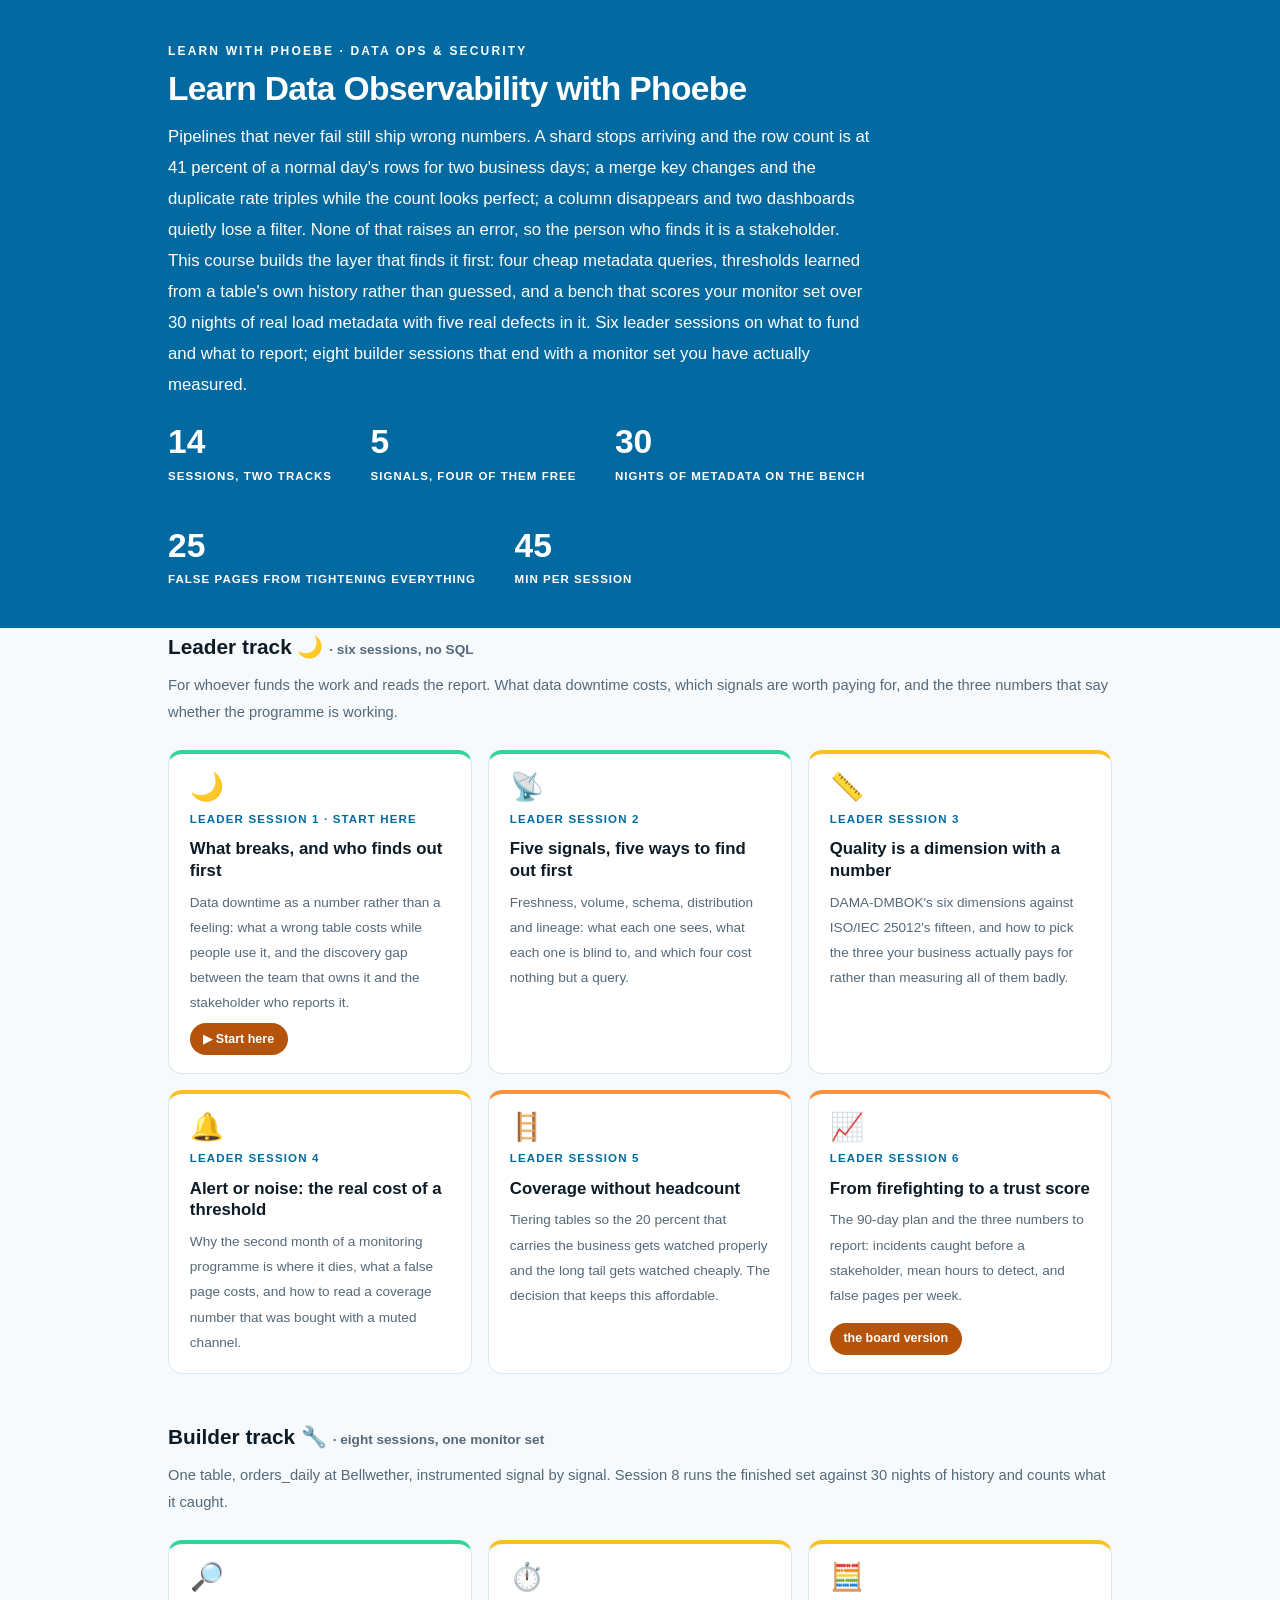
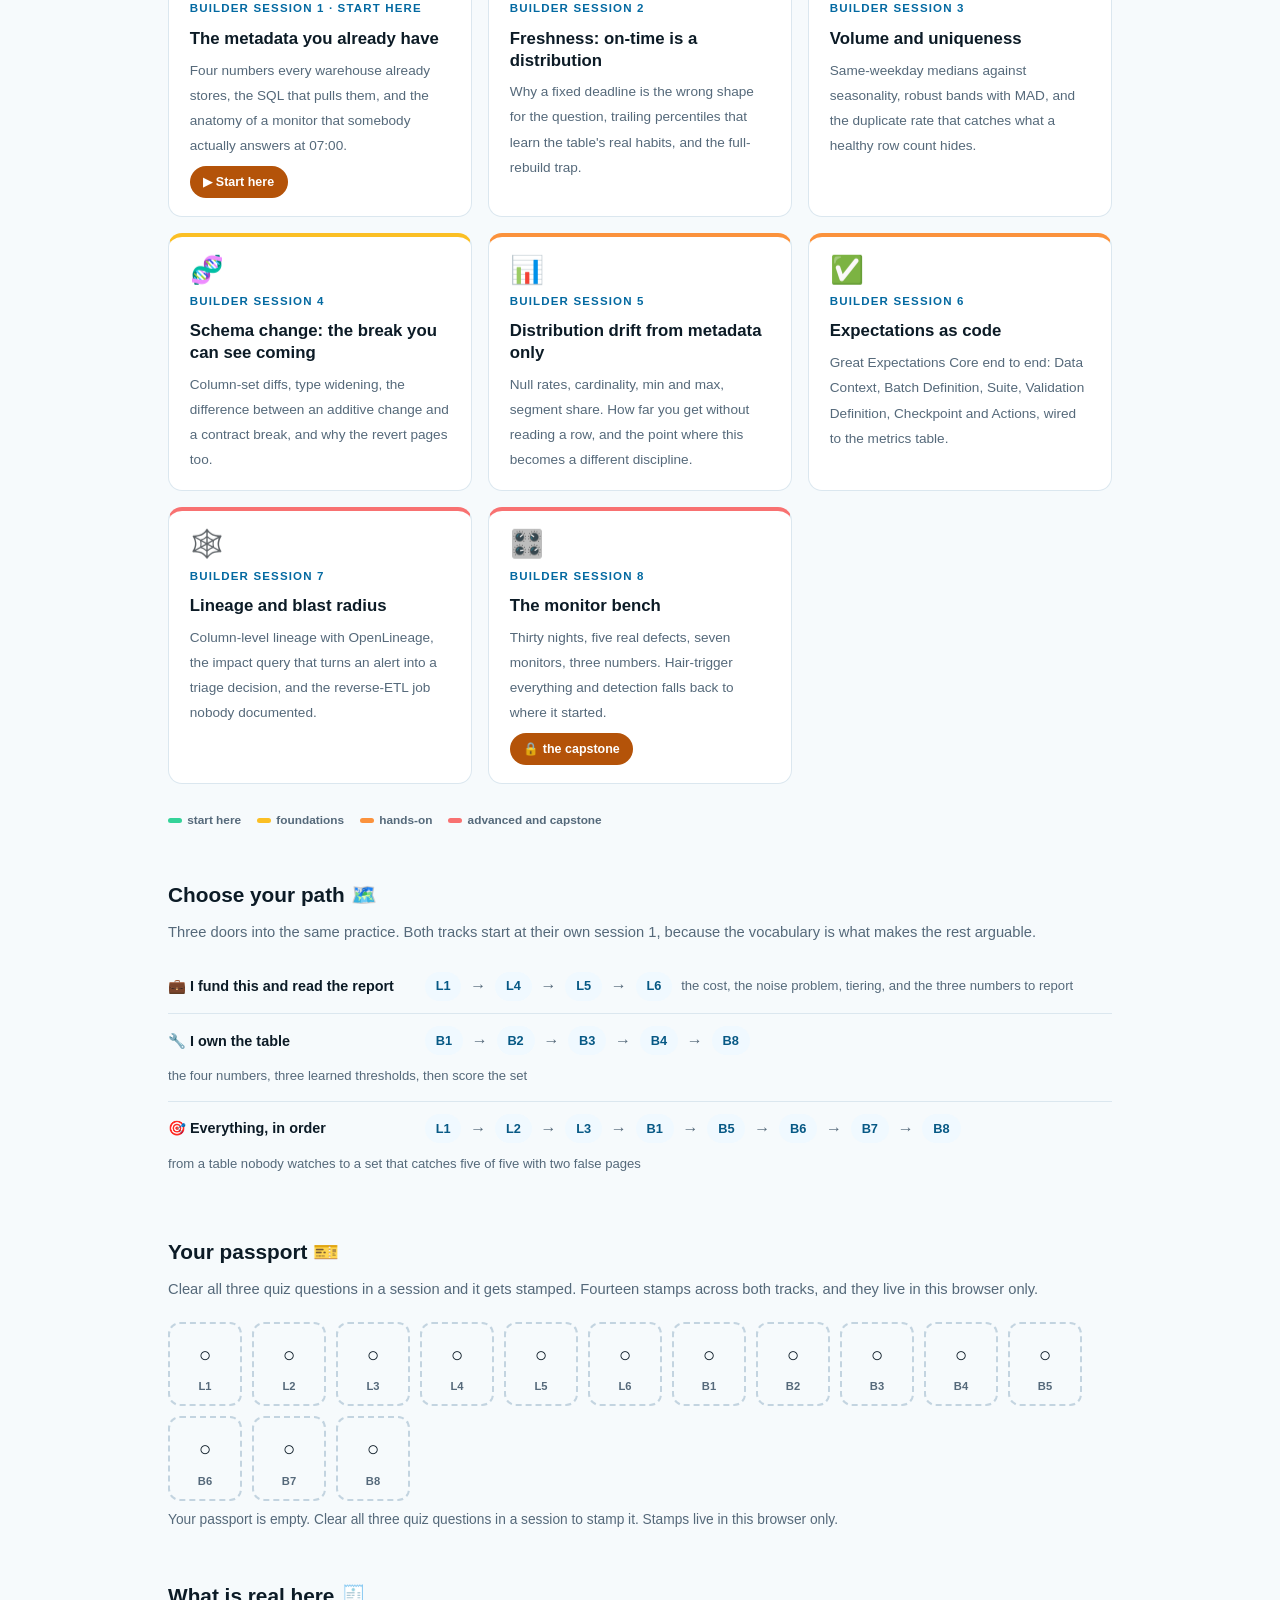
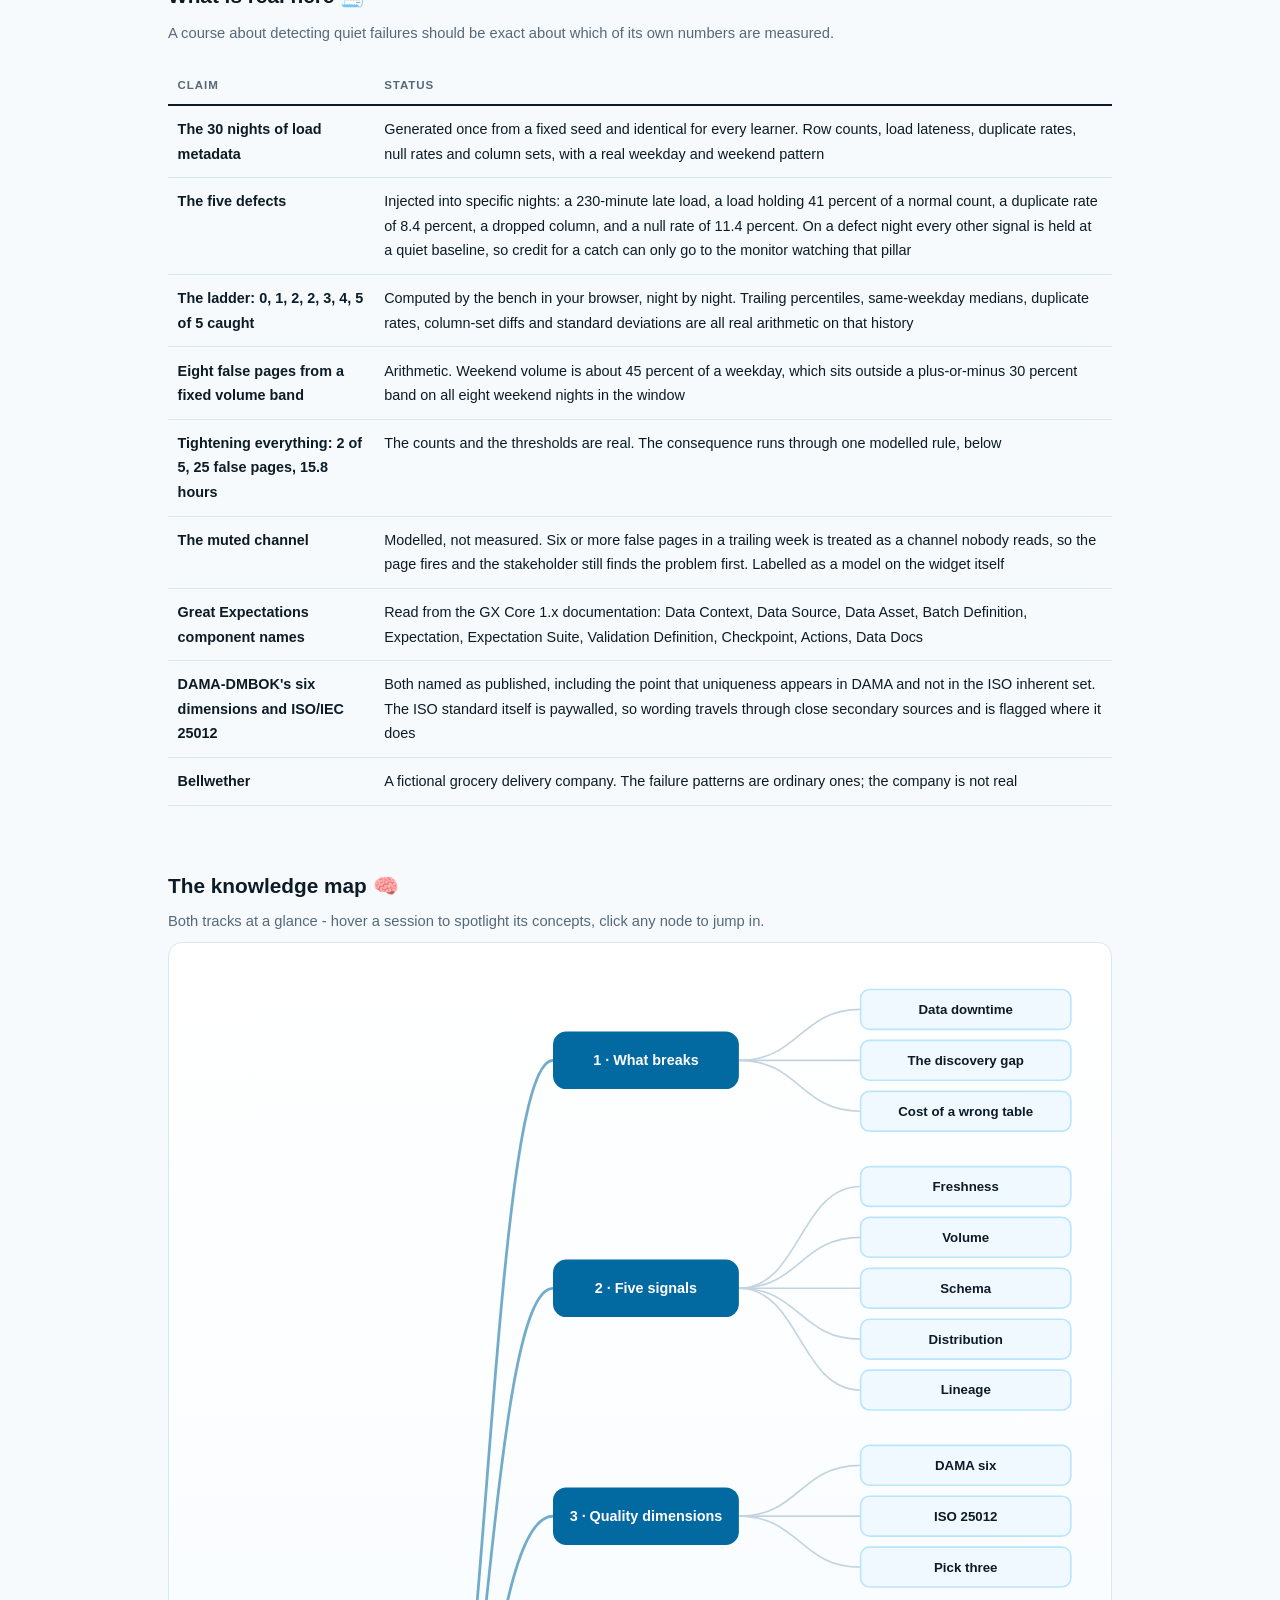
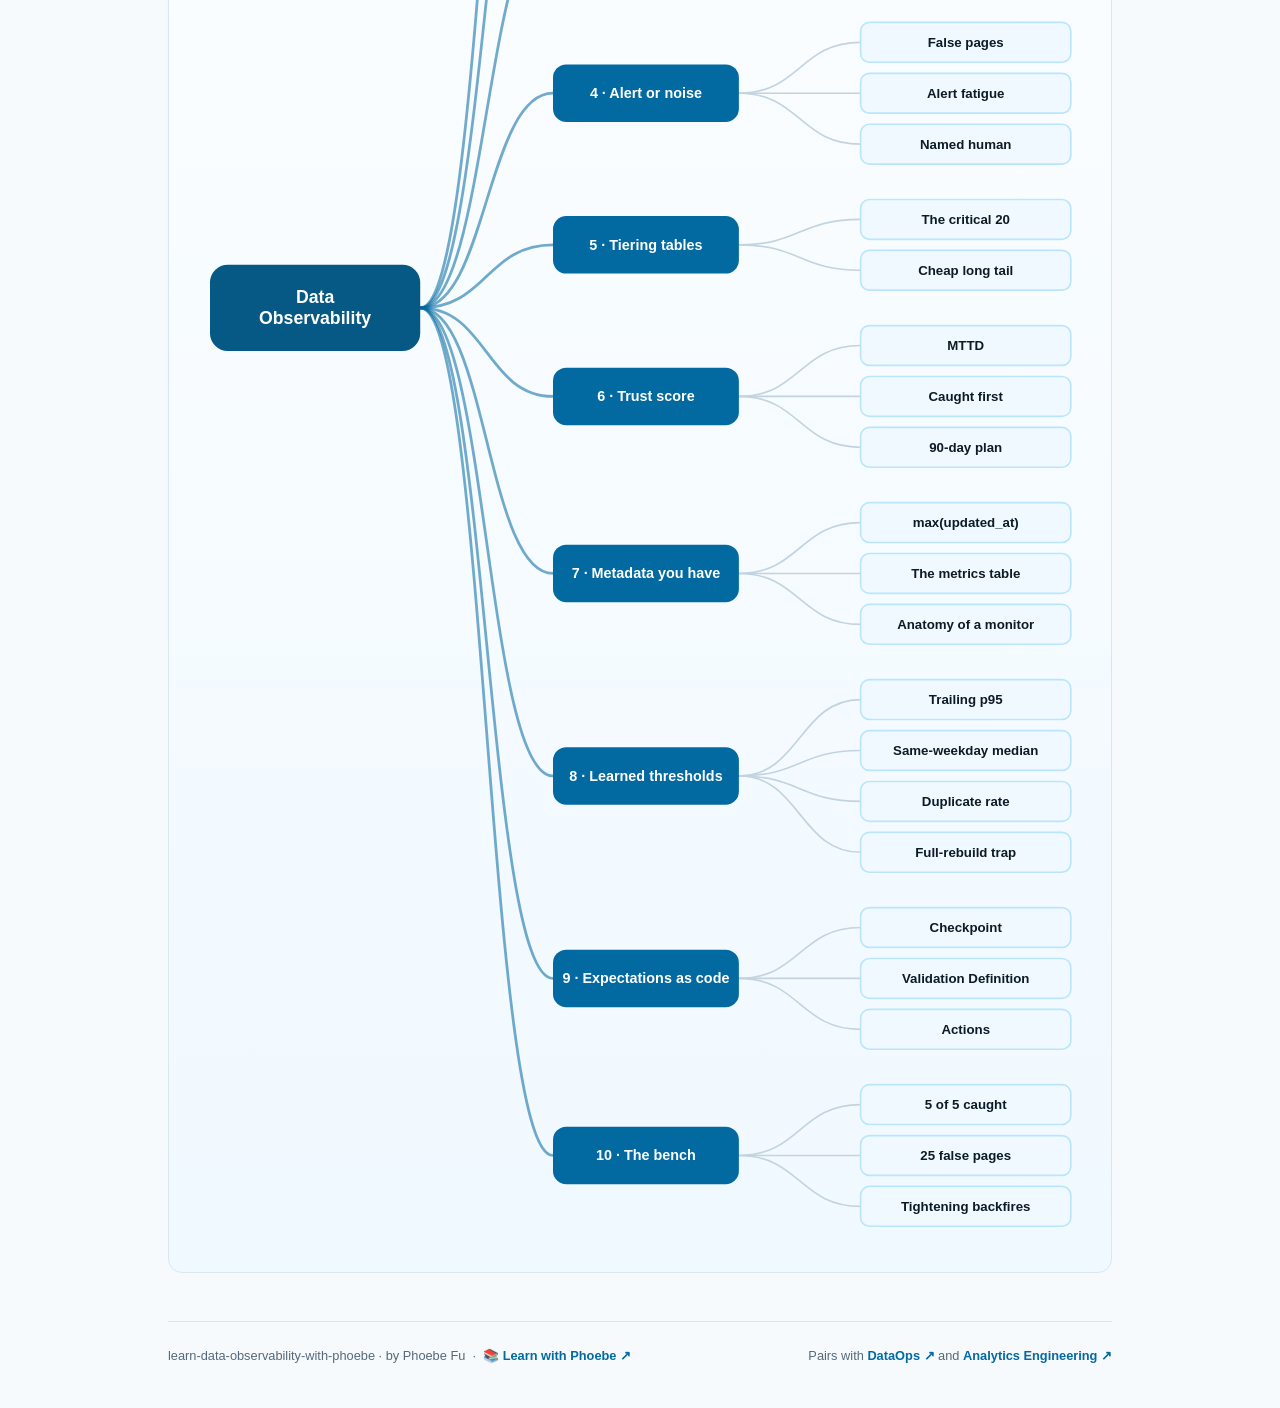
<file: index.html>
<!DOCTYPE html>
<html lang="en">
<head>
<meta charset="UTF-8">
<meta name="viewport" content="width=device-width, initial-scale=1.0">
<!-- social:start -->
<meta name="description" content="Fourteen sessions on keeping data trustworthy: the five signals, thresholds learned from a table's own history, and a bench that scores your monitor set over 30 nights of real metadata. Free, by Phoebe Fu.">
<meta property="og:type" content="website">
<meta property="og:site_name" content="Learn with Phoebe">
<meta property="og:title" content="Learn Data Observability with Phoebe">
<meta property="og:description" content="Five of five defects caught with two false pages. Tighten every threshold and it drops to two of five with twenty-five.">
<meta property="og:url" content="https://phoebefu6.github.io/learn-data-observability-with-phoebe/">
<meta property="og:image" content="https://phoebefu6.github.io/learn-data-observability-with-phoebe/assets/og-cover.png">
<meta name="twitter:card" content="summary_large_image">
<meta name="twitter:title" content="Learn Data Observability with Phoebe">
<meta name="twitter:description" content="Five of five defects caught with two false pages. Tighten every threshold and it drops to two of five with twenty-five.">
<meta name="twitter:image" content="https://phoebefu6.github.io/learn-data-observability-with-phoebe/assets/og-cover.png">
<!-- social:end -->
<title>Learn Data Observability with Phoebe</title>
<link rel="stylesheet" href="assets/style.css?v=26">
<style>

  .stats-row { display: flex; gap: 2.4rem; margin-top: 1.5rem; flex-wrap: wrap; }
  .stat b { display: block; font-size: 2.1rem; font-weight: 800; line-height: 1.05; font-variant-numeric: tabular-nums; }
  .stat span { font-size: .72rem; opacity: 1; text-transform: uppercase; letter-spacing: .09em; font-weight: 600; }

  .course-grid { display: grid; grid-template-columns: repeat(auto-fit, minmax(17rem, 1fr)); gap: 1rem; margin-top: 1.5rem; }
  .course-card {
    border: 1px solid var(--hairline);
    border-top: 4px solid var(--diff, var(--indigo));
    border-radius: var(--radius);
    padding: 1.2rem 1.3rem 1.1rem;
    display: flex;
    flex-direction: column;
    gap: .5rem;
    text-decoration: none;
    color: var(--ink);
    background: #fff;
    transition: box-shadow .15s ease, border-color .15s ease, transform .15s ease;
    position: relative;
  }
  .course-card:hover { border-color: var(--indigo-soft); border-top-color: var(--diff, var(--indigo)); box-shadow: 0 8px 28px rgba(3,105,161,.16); transform: translateY(-3px); }
  .course-card .cicon { font-size: 1.7rem; line-height: 1; }
  .course-card .cnum { font-size: .72rem; font-weight: 700; color: var(--indigo); text-transform: uppercase; letter-spacing: .1em; }
  .course-card h3 { font-size: 1.05rem; font-weight: 800; line-height: 1.3; }
  .course-card p { font-size: .85rem; color: var(--muted); flex: 1; }
  .course-card .meta { display: flex; gap: .4rem; flex-wrap: wrap; }

  .diff-legend { display: flex; gap: 1rem; margin-top: 1.6rem; font-size: .74rem; color: var(--muted); font-weight: 600; flex-wrap: wrap; }
  .diff-legend i { display: inline-block; width: .85rem; height: .35rem; border-radius: 999px; margin-right: .35rem; vertical-align: middle; }

  .paths { margin-top: 2.6rem; }
  .paths h2 { font-size: 1.3rem; font-weight: 800; margin-bottom: .3rem; }
  .paths .plede { color: var(--muted); font-size: .92rem; margin-bottom: .8rem; }
  .path { display: flex; gap: .55rem; align-items: center; padding: .75rem 0; border-bottom: .5px solid var(--hairline); flex-wrap: wrap; }
  .path:last-child { border-bottom: none; }
  .path b { min-width: 15.5rem; font-size: .9rem; }
  .path .pstep { background: var(--indigo-50); color: var(--indigo-deep); border-radius: 999px; padding: .16rem .68rem; font-weight: 700; font-size: .8rem; text-decoration: none; transition: all .12s ease; }
  .path .pstep:hover { background: var(--indigo); color: #fff; }
  .path .parr { color: var(--muted); font-weight: 700; }

  .mm-section { margin-top: 1.6rem; }
  .mm-section h2 { font-size: 1.3rem; font-weight: 800; margin-bottom: .2rem; }
  .mm-section .mm-lede { color: var(--muted); font-size: .92rem; margin-bottom: .4rem; }
  .mm-wrap { border: 1px solid var(--hairline); border-radius: var(--radius); background: linear-gradient(180deg,#fff,#F0F9FF); padding: .6rem; overflow-x: auto; }
  .mm-svg { width: 100%; height: auto; display: block; max-width: 60rem; margin: 0 auto; min-width: 34rem; }
  .mm-link { cursor: pointer; text-decoration: none; }
  .mm-node rect { transition: opacity .15s ease, filter .15s ease; }
  .mm-node text { pointer-events: none; }
  .mm-link:hover .mm-node rect { filter: brightness(1.06); }
  .mm-edge { transition: opacity .15s ease; }
</style>
</head>
<body>

<header class="masthead">
  <div class="wrap">
    <div class="eyebrow">Learn with Phoebe · Data Ops &amp; Security</div>
    <h1>Learn <span class="accent">Data Observability</span> with Phoebe</h1>
    <p class="sub">Pipelines that never fail still ship wrong numbers. A shard stops arriving and the row count is at 41 percent of a normal day's rows for two business days; a merge key changes and the duplicate rate triples while the count looks perfect; a column disappears and two dashboards quietly lose a filter. None of that raises an error, so the person who finds it is a stakeholder. This course builds the layer that finds it first: four cheap metadata queries, thresholds learned from a table's own history rather than guessed, and a bench that scores your monitor set over 30 nights of real load metadata with five real defects in it. Six leader sessions on what to fund and what to report; eight builder sessions that end with a monitor set you have actually measured.</p>
    <div class="stats-row">
      <div class="stat"><b data-count="14">14</b><span>sessions, two tracks</span></div>
      <div class="stat"><b data-count="5">5</b><span>signals, four of them free</span></div>
      <div class="stat"><b data-count="30">30</b><span>nights of metadata on the bench</span></div>
      <div class="stat"><b data-count="25">25</b><span>false pages from tightening everything</span></div>
      <div class="stat"><b data-count="45">45</b><span>min per session</span></div>
    </div>
  </div>
</header>

<main class="wrap">

  <section class="section">
    <div class="paths" style="margin-top:0">
      <h2>Leader track 🌙 <span style="font-size:.85rem;font-weight:600;color:var(--muted)">· six sessions, no SQL</span></h2>
      <p class="plede">For whoever funds the work and reads the report. What data downtime costs, which signals are worth paying for, and the three numbers that say whether the programme is working.</p>
    </div>

    <div class="course-grid">
      <a class="course-card" href="courses/a1-what-breaks.html" style="--diff:#34D399">
        <span class="cicon">🌙</span>
        <span class="cnum">Leader session 1 · start here</span>
        <h3>What breaks, and who finds out first</h3>
        <p>Data downtime as a number rather than a feeling: what a wrong table costs while people use it, and the discovery gap between the team that owns it and the stakeholder who reports it.</p>
        <span class="meta"><span class="pill amber">▶ Start here</span></span>
      </a>
      <a class="course-card" href="courses/a2-five-signals.html" style="--diff:#34D399">
        <span class="cicon">📡</span>
        <span class="cnum">Leader session 2</span>
        <h3>Five signals, five ways to find out first</h3>
        <p>Freshness, volume, schema, distribution and lineage: what each one sees, what each one is blind to, and which four cost nothing but a query.</p>
      </a>
      <a class="course-card" href="courses/a3-quality-dimensions.html" style="--diff:#FBBF24">
        <span class="cicon">📏</span>
        <span class="cnum">Leader session 3</span>
        <h3>Quality is a dimension with a number</h3>
        <p>DAMA-DMBOK's six dimensions against ISO/IEC 25012's fifteen, and how to pick the three your business actually pays for rather than measuring all of them badly.</p>
      </a>
      <a class="course-card" href="courses/a4-alert-or-noise.html" style="--diff:#FBBF24">
        <span class="cicon">🔔</span>
        <span class="cnum">Leader session 4</span>
        <h3>Alert or noise: the real cost of a threshold</h3>
        <p>Why the second month of a monitoring programme is where it dies, what a false page costs, and how to read a coverage number that was bought with a muted channel.</p>
      </a>
      <a class="course-card" href="courses/a5-coverage-without-headcount.html" style="--diff:#FB923C">
        <span class="cicon">🪜</span>
        <span class="cnum">Leader session 5</span>
        <h3>Coverage without headcount</h3>
        <p>Tiering tables so the 20 percent that carries the business gets watched properly and the long tail gets watched cheaply. The decision that keeps this affordable.</p>
      </a>
      <a class="course-card" href="courses/a6-trust-score.html" style="--diff:#FB923C">
        <span class="cicon">📈</span>
        <span class="cnum">Leader session 6</span>
        <h3>From firefighting to a trust score</h3>
        <p>The 90-day plan and the three numbers to report: incidents caught before a stakeholder, mean hours to detect, and false pages per week.</p>
        <span class="meta"><span class="pill amber">the board version</span></span>
      </a>
    </div>
  </section>

  <section class="section">
    <div class="paths" style="margin-top:0">
      <h2>Builder track 🔧 <span style="font-size:.85rem;font-weight:600;color:var(--muted)">· eight sessions, one monitor set</span></h2>
      <p class="plede">One table, orders_daily at Bellwether, instrumented signal by signal. Session 8 runs the finished set against 30 nights of history and counts what it caught.</p>
    </div>

    <div class="course-grid">
      <a class="course-card" href="courses/b1-metadata-you-have.html" style="--diff:#34D399">
        <span class="cicon">🔎</span>
        <span class="cnum">Builder session 1 · start here</span>
        <h3>The metadata you already have</h3>
        <p>Four numbers every warehouse already stores, the SQL that pulls them, and the anatomy of a monitor that somebody actually answers at 07:00.</p>
        <span class="meta"><span class="pill amber">▶ Start here</span></span>
      </a>
      <a class="course-card" href="courses/b2-freshness.html" style="--diff:#FBBF24">
        <span class="cicon">⏱️</span>
        <span class="cnum">Builder session 2</span>
        <h3>Freshness: on-time is a distribution</h3>
        <p>Why a fixed deadline is the wrong shape for the question, trailing percentiles that learn the table's real habits, and the full-rebuild trap.</p>
      </a>
      <a class="course-card" href="courses/b3-volume-uniqueness.html" style="--diff:#FBBF24">
        <span class="cicon">🧮</span>
        <span class="cnum">Builder session 3</span>
        <h3>Volume and uniqueness</h3>
        <p>Same-weekday medians against seasonality, robust bands with MAD, and the duplicate rate that catches what a healthy row count hides.</p>
      </a>
      <a class="course-card" href="courses/b4-schema-change.html" style="--diff:#FBBF24">
        <span class="cicon">🧬</span>
        <span class="cnum">Builder session 4</span>
        <h3>Schema change: the break you can see coming</h3>
        <p>Column-set diffs, type widening, the difference between an additive change and a contract break, and why the revert pages too.</p>
      </a>
      <a class="course-card" href="courses/b5-distribution-drift.html" style="--diff:#FB923C">
        <span class="cicon">📊</span>
        <span class="cnum">Builder session 5</span>
        <h3>Distribution drift from metadata only</h3>
        <p>Null rates, cardinality, min and max, segment share. How far you get without reading a row, and the point where this becomes a different discipline.</p>
      </a>
      <a class="course-card" href="courses/b6-expectations-as-code.html" style="--diff:#FB923C">
        <span class="cicon">✅</span>
        <span class="cnum">Builder session 6</span>
        <h3>Expectations as code</h3>
        <p>Great Expectations Core end to end: Data Context, Batch Definition, Suite, Validation Definition, Checkpoint and Actions, wired to the metrics table.</p>
      </a>
      <a class="course-card" href="courses/b7-lineage-blast-radius.html" style="--diff:#F87171">
        <span class="cicon">🕸️</span>
        <span class="cnum">Builder session 7</span>
        <h3>Lineage and blast radius</h3>
        <p>Column-level lineage with OpenLineage, the impact query that turns an alert into a triage decision, and the reverse-ETL job nobody documented.</p>
      </a>
      <a class="course-card" href="courses/b8-monitor-bench.html" style="--diff:#F87171">
        <span class="cicon">🎛️</span>
        <span class="cnum">Builder session 8</span>
        <h3>The monitor bench</h3>
        <p>Thirty nights, five real defects, seven monitors, three numbers. Hair-trigger everything and detection falls back to where it started.</p>
        <span class="meta"><span class="pill amber">🔒 the capstone</span></span>
      </a>
    </div>

    <div class="diff-legend">
      <span><i style="background:#34D399"></i>start here</span>
      <span><i style="background:#FBBF24"></i>foundations</span>
      <span><i style="background:#FB923C"></i>hands-on</span>
      <span><i style="background:#F87171"></i>advanced and capstone</span>
    </div>
  </section>

  <section class="section">
    <div class="paths">
      <h2>Choose your path 🗺️</h2>
      <p class="plede">Three doors into the same practice. Both tracks start at their own session 1, because the vocabulary is what makes the rest arguable.</p>
      <div class="path"><b>💼 I fund this and read the report</b>
        <a class="pstep" href="courses/a1-what-breaks.html">L1</a>
        <span class="parr">→</span>
        <a class="pstep" href="courses/a4-alert-or-noise.html">L4</a>
        <span class="parr">→</span>
        <a class="pstep" href="courses/a5-coverage-without-headcount.html">L5</a>
        <span class="parr">→</span>
        <a class="pstep" href="courses/a6-trust-score.html">L6</a>
        <span style="font-size:.82rem;color:var(--muted)">the cost, the noise problem, tiering, and the three numbers to report</span>
      </div>
      <div class="path"><b>🔧 I own the table</b>
        <a class="pstep" href="courses/b1-metadata-you-have.html">B1</a>
        <span class="parr">→</span>
        <a class="pstep" href="courses/b2-freshness.html">B2</a>
        <span class="parr">→</span>
        <a class="pstep" href="courses/b3-volume-uniqueness.html">B3</a>
        <span class="parr">→</span>
        <a class="pstep" href="courses/b4-schema-change.html">B4</a>
        <span class="parr">→</span>
        <a class="pstep" href="courses/b8-monitor-bench.html">B8</a>
        <span style="font-size:.82rem;color:var(--muted)">the four numbers, three learned thresholds, then score the set</span>
      </div>
      <div class="path"><b>🎯 Everything, in order</b>
        <a class="pstep" href="courses/a1-what-breaks.html">L1</a>
        <span class="parr">→</span>
        <a class="pstep" href="courses/a2-five-signals.html">L2</a>
        <span class="parr">→</span>
        <a class="pstep" href="courses/a3-quality-dimensions.html">L3</a>
        <span class="parr">→</span>
        <a class="pstep" href="courses/b1-metadata-you-have.html">B1</a>
        <span class="parr">→</span>
        <a class="pstep" href="courses/b5-distribution-drift.html">B5</a>
        <span class="parr">→</span>
        <a class="pstep" href="courses/b6-expectations-as-code.html">B6</a>
        <span class="parr">→</span>
        <a class="pstep" href="courses/b7-lineage-blast-radius.html">B7</a>
        <span class="parr">→</span>
        <a class="pstep" href="courses/b8-monitor-bench.html">B8</a>
        <span style="font-size:.82rem;color:var(--muted)">from a table nobody watches to a set that catches five of five with two false pages</span>
      </div>
    </div>
  </section>

  <section class="section">
    <div class="paths" style="margin-top:0">
      <h2>Your passport 🎫</h2>
      <p class="plede">Clear all three quiz questions in a session and it gets stamped. Fourteen stamps across both tracks, and they live in this browser only.</p>
    </div>
    <div class="pp-strip"></div>
  </section>

  <section class="section">
    <div class="paths" style="margin-top:0">
      <h2>What is real here 🧾</h2>
      <p class="plede">A course about detecting quiet failures should be exact about which of its own numbers are measured.</p>
    </div>
    <table class="clean">
      <tr><th>Claim</th><th>Status</th></tr>
      <tr><td>The 30 nights of load metadata</td><td>Generated once from a fixed seed and identical for every learner. Row counts, load lateness, duplicate rates, null rates and column sets, with a real weekday and weekend pattern</td></tr>
      <tr><td>The five defects</td><td>Injected into specific nights: a 230-minute late load, a load holding 41 percent of a normal count, a duplicate rate of 8.4 percent, a dropped column, and a null rate of 11.4 percent. On a defect night every other signal is held at a quiet baseline, so credit for a catch can only go to the monitor watching that pillar</td></tr>
      <tr><td>The ladder: 0, 1, 2, 2, 3, 4, 5 of 5 caught</td><td>Computed by the bench in your browser, night by night. Trailing percentiles, same-weekday medians, duplicate rates, column-set diffs and standard deviations are all real arithmetic on that history</td></tr>
      <tr><td>Eight false pages from a fixed volume band</td><td>Arithmetic. Weekend volume is about 45 percent of a weekday, which sits outside a plus-or-minus 30 percent band on all eight weekend nights in the window</td></tr>
      <tr><td>Tightening everything: 2 of 5, 25 false pages, 15.8 hours</td><td>The counts and the thresholds are real. The consequence runs through one modelled rule, below</td></tr>
      <tr><td>The muted channel</td><td>Modelled, not measured. Six or more false pages in a trailing week is treated as a channel nobody reads, so the page fires and the stakeholder still finds the problem first. Labelled as a model on the widget itself</td></tr>
      <tr><td>Great Expectations component names</td><td>Read from the GX Core 1.x documentation: Data Context, Data Source, Data Asset, Batch Definition, Expectation, Expectation Suite, Validation Definition, Checkpoint, Actions, Data Docs</td></tr>
      <tr><td>DAMA-DMBOK's six dimensions and ISO/IEC 25012</td><td>Both named as published, including the point that uniqueness appears in DAMA and not in the ISO inherent set. The ISO standard itself is paywalled, so wording travels through close secondary sources and is flagged where it does</td></tr>
      <tr><td>Bellwether</td><td>A fictional grocery delivery company. The failure patterns are ordinary ones; the company is not real</td></tr>
    </table>
  </section>

  <section class="section mm-section">
    <h2>The knowledge map 🧠</h2>
    <p class="mm-lede">Both tracks at a glance - hover a session to spotlight its concepts, click any node to jump in.</p>
    <div class="mm-wrap"><div id="mindmap"></div></div>
  </section>

  <footer class="pagefoot">
    <span>learn-data-observability-with-phoebe · by Phoebe Fu &nbsp;·&nbsp; 📚 <a href="https://phoebefu6.github.io/learn-with-phoebe/">Learn with Phoebe ↗</a></span>
    <span>Pairs with <a href="https://phoebefu6.github.io/learn-dataops-with-phoebe/">DataOps ↗</a> and <a href="https://phoebefu6.github.io/learn-analytics-engineering-with-phoebe/">Analytics Engineering ↗</a></span>
  </footer>

</main>

<script>
window.MINDMAP_DATA = {
  "title": "Data\nObservability",
  "centerColor": "#075985",
  "sessions": [
    {
      "label": "What breaks",
      "href": "courses/a1-what-breaks.html",
      "concepts": [
        {
          "label": "Data downtime",
          "href": "courses/a1-what-breaks.html"
        },
        {
          "label": "The discovery gap",
          "href": "courses/a1-what-breaks.html"
        },
        {
          "label": "Cost of a wrong table",
          "href": "courses/a1-what-breaks.html"
        }
      ]
    },
    {
      "label": "Five signals",
      "href": "courses/a2-five-signals.html",
      "concepts": [
        {
          "label": "Freshness",
          "href": "courses/b2-freshness.html"
        },
        {
          "label": "Volume",
          "href": "courses/b3-volume-uniqueness.html"
        },
        {
          "label": "Schema",
          "href": "courses/b4-schema-change.html"
        },
        {
          "label": "Distribution",
          "href": "courses/b5-distribution-drift.html"
        },
        {
          "label": "Lineage",
          "href": "courses/b7-lineage-blast-radius.html"
        }
      ]
    },
    {
      "label": "Quality dimensions",
      "href": "courses/a3-quality-dimensions.html",
      "concepts": [
        {
          "label": "DAMA six",
          "href": "courses/a3-quality-dimensions.html"
        },
        {
          "label": "ISO 25012",
          "href": "courses/a3-quality-dimensions.html"
        },
        {
          "label": "Pick three",
          "href": "courses/a3-quality-dimensions.html"
        }
      ]
    },
    {
      "label": "Alert or noise",
      "href": "courses/a4-alert-or-noise.html",
      "concepts": [
        {
          "label": "False pages",
          "href": "courses/a4-alert-or-noise.html"
        },
        {
          "label": "Alert fatigue",
          "href": "courses/a4-alert-or-noise.html"
        },
        {
          "label": "Named human",
          "href": "courses/b1-metadata-you-have.html"
        }
      ]
    },
    {
      "label": "Tiering tables",
      "href": "courses/a5-coverage-without-headcount.html",
      "concepts": [
        {
          "label": "The critical 20",
          "href": "courses/a5-coverage-without-headcount.html"
        },
        {
          "label": "Cheap long tail",
          "href": "courses/a5-coverage-without-headcount.html"
        }
      ]
    },
    {
      "label": "Trust score",
      "href": "courses/a6-trust-score.html",
      "concepts": [
        {
          "label": "MTTD",
          "href": "courses/b8-monitor-bench.html"
        },
        {
          "label": "Caught first",
          "href": "courses/b8-monitor-bench.html"
        },
        {
          "label": "90-day plan",
          "href": "courses/a6-trust-score.html"
        }
      ]
    },
    {
      "label": "Metadata you have",
      "href": "courses/b1-metadata-you-have.html",
      "concepts": [
        {
          "label": "max(updated_at)",
          "href": "courses/b1-metadata-you-have.html"
        },
        {
          "label": "The metrics table",
          "href": "courses/b1-metadata-you-have.html"
        },
        {
          "label": "Anatomy of a monitor",
          "href": "courses/b1-metadata-you-have.html"
        }
      ]
    },
    {
      "label": "Learned thresholds",
      "href": "courses/b2-freshness.html",
      "concepts": [
        {
          "label": "Trailing p95",
          "href": "courses/b2-freshness.html"
        },
        {
          "label": "Same-weekday median",
          "href": "courses/b3-volume-uniqueness.html"
        },
        {
          "label": "Duplicate rate",
          "href": "courses/b3-volume-uniqueness.html"
        },
        {
          "label": "Full-rebuild trap",
          "href": "courses/b2-freshness.html"
        }
      ]
    },
    {
      "label": "Expectations as code",
      "href": "courses/b6-expectations-as-code.html",
      "concepts": [
        {
          "label": "Checkpoint",
          "href": "courses/b6-expectations-as-code.html"
        },
        {
          "label": "Validation Definition",
          "href": "courses/b6-expectations-as-code.html"
        },
        {
          "label": "Actions",
          "href": "courses/b6-expectations-as-code.html"
        }
      ]
    },
    {
      "label": "The bench",
      "href": "courses/b8-monitor-bench.html",
      "concepts": [
        {
          "label": "5 of 5 caught",
          "href": "courses/b8-monitor-bench.html"
        },
        {
          "label": "25 false pages",
          "href": "courses/b8-monitor-bench.html"
        },
        {
          "label": "Tightening backfires",
          "href": "courses/b8-monitor-bench.html"
        }
      ]
    }
  ]
};
</script>
<script src="assets/app.js?v=23"></script>
<script src="assets/mindmap.js?v=1"></script>
</body>
</html>
</file>
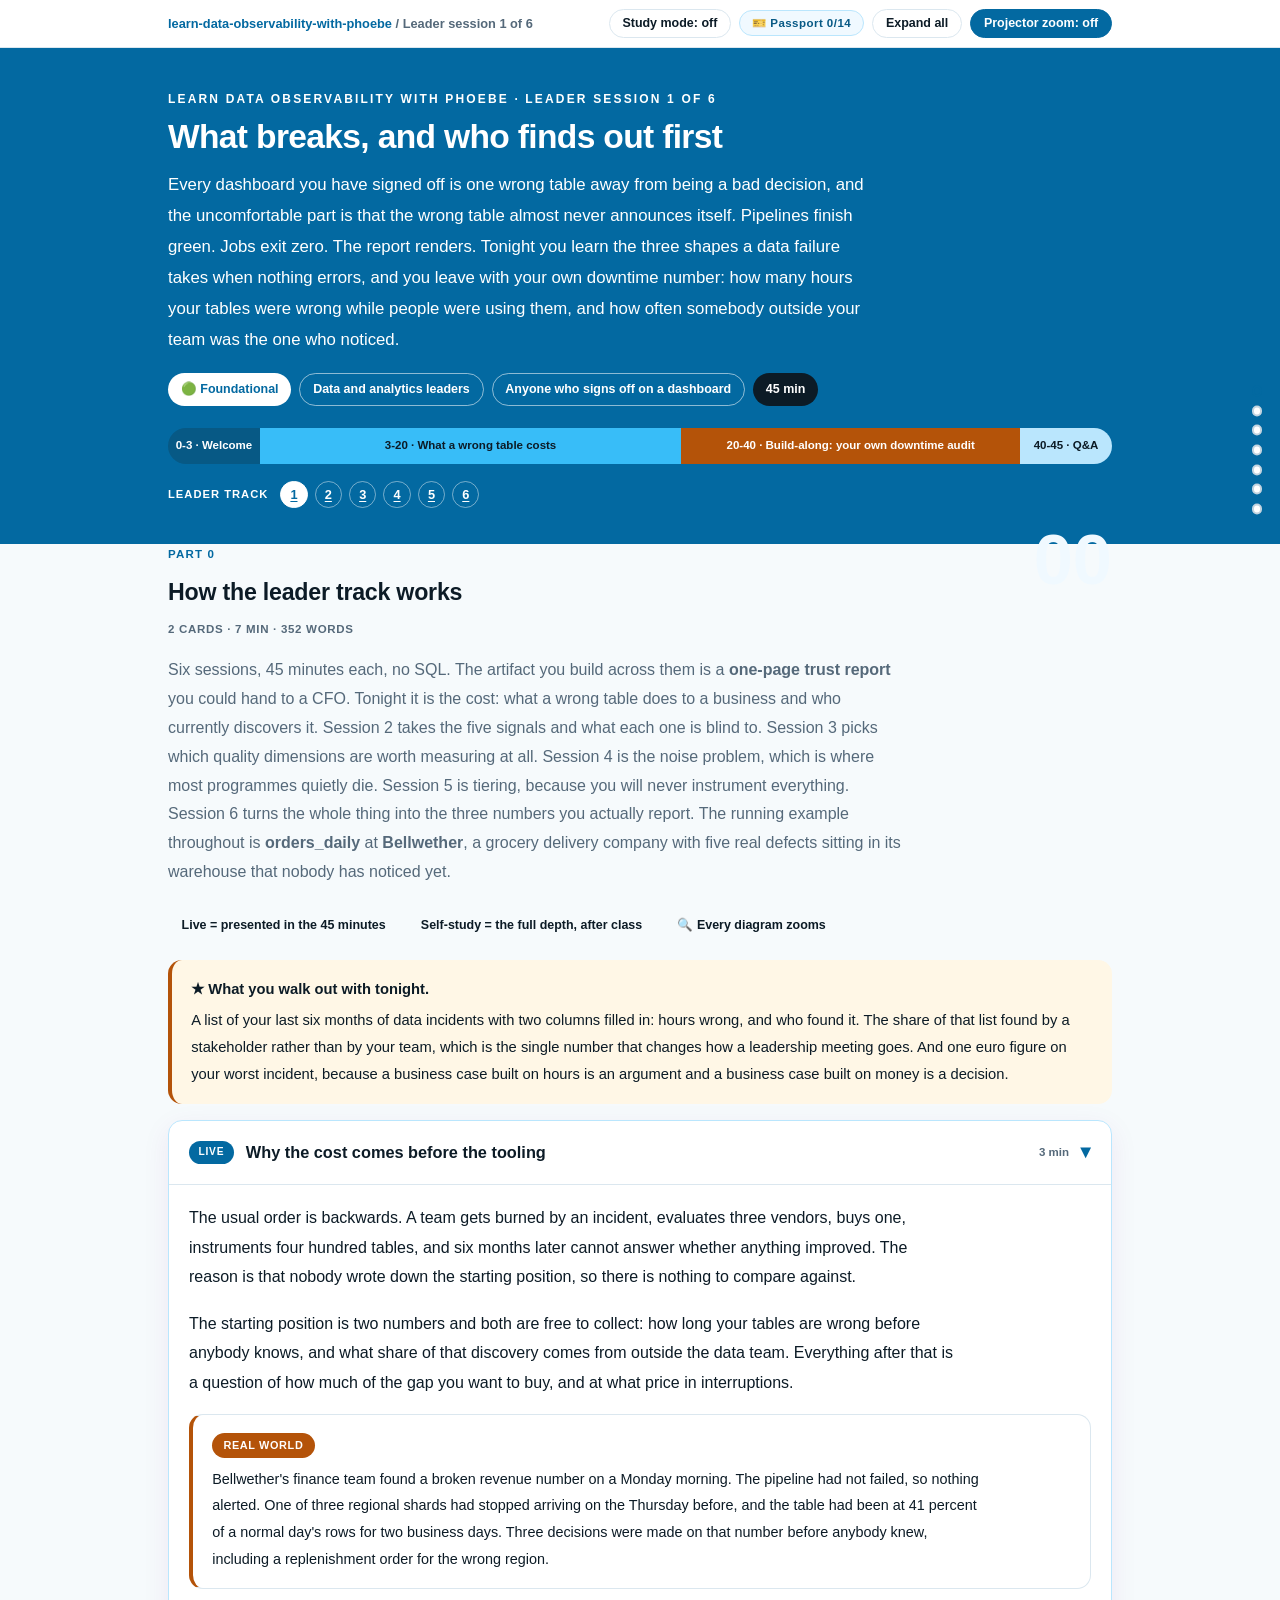
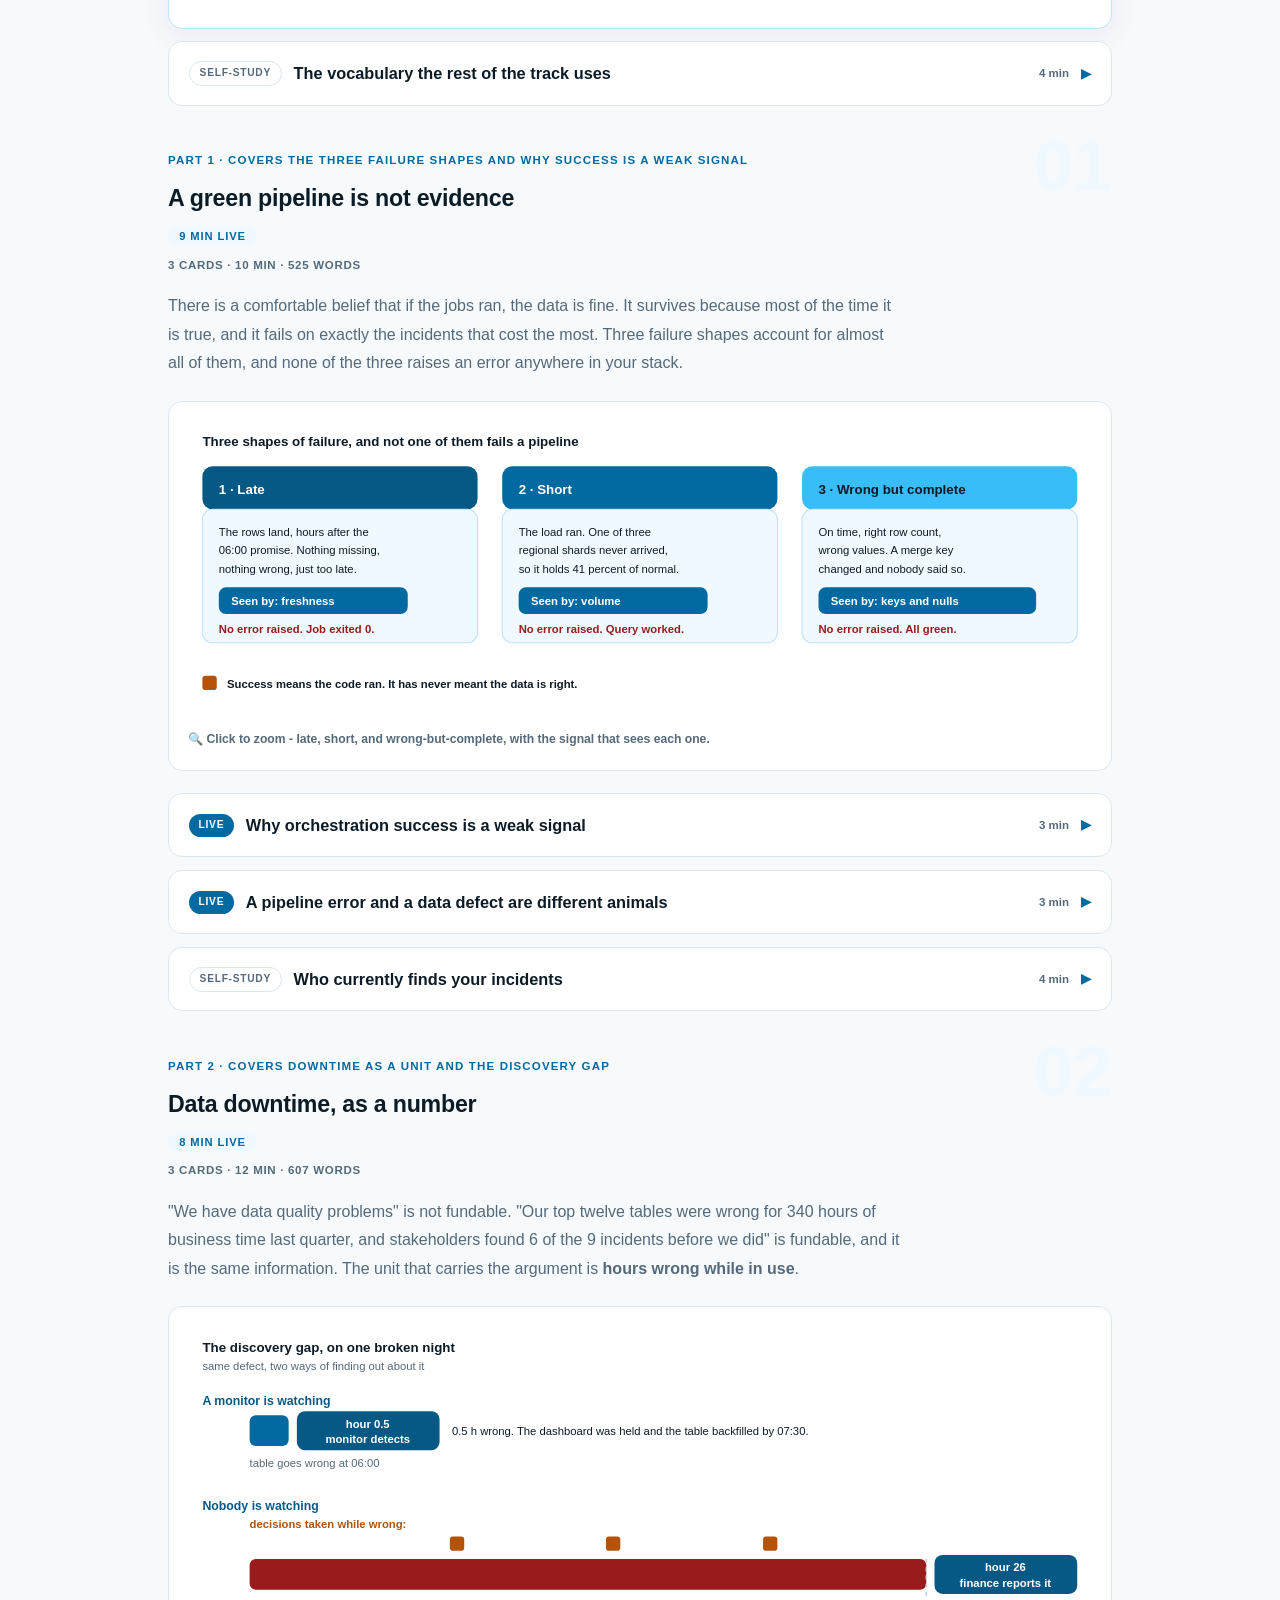
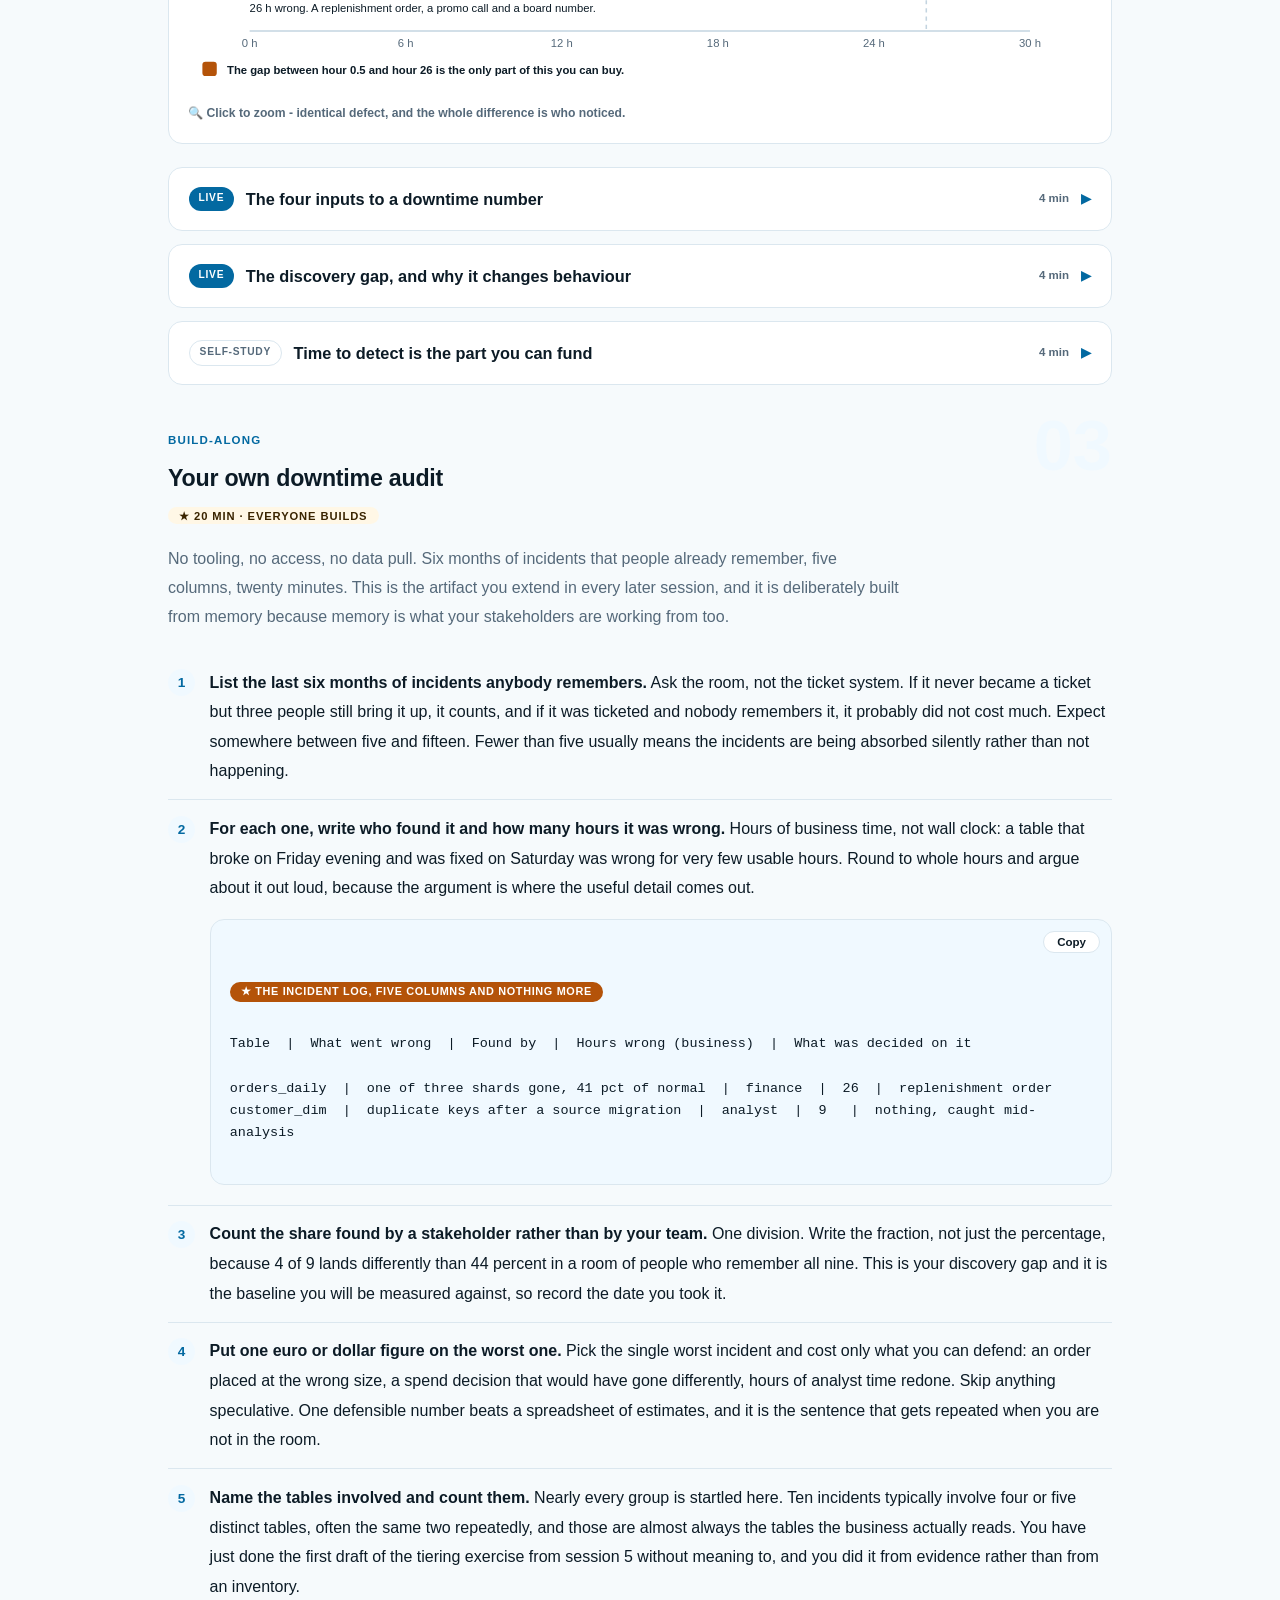
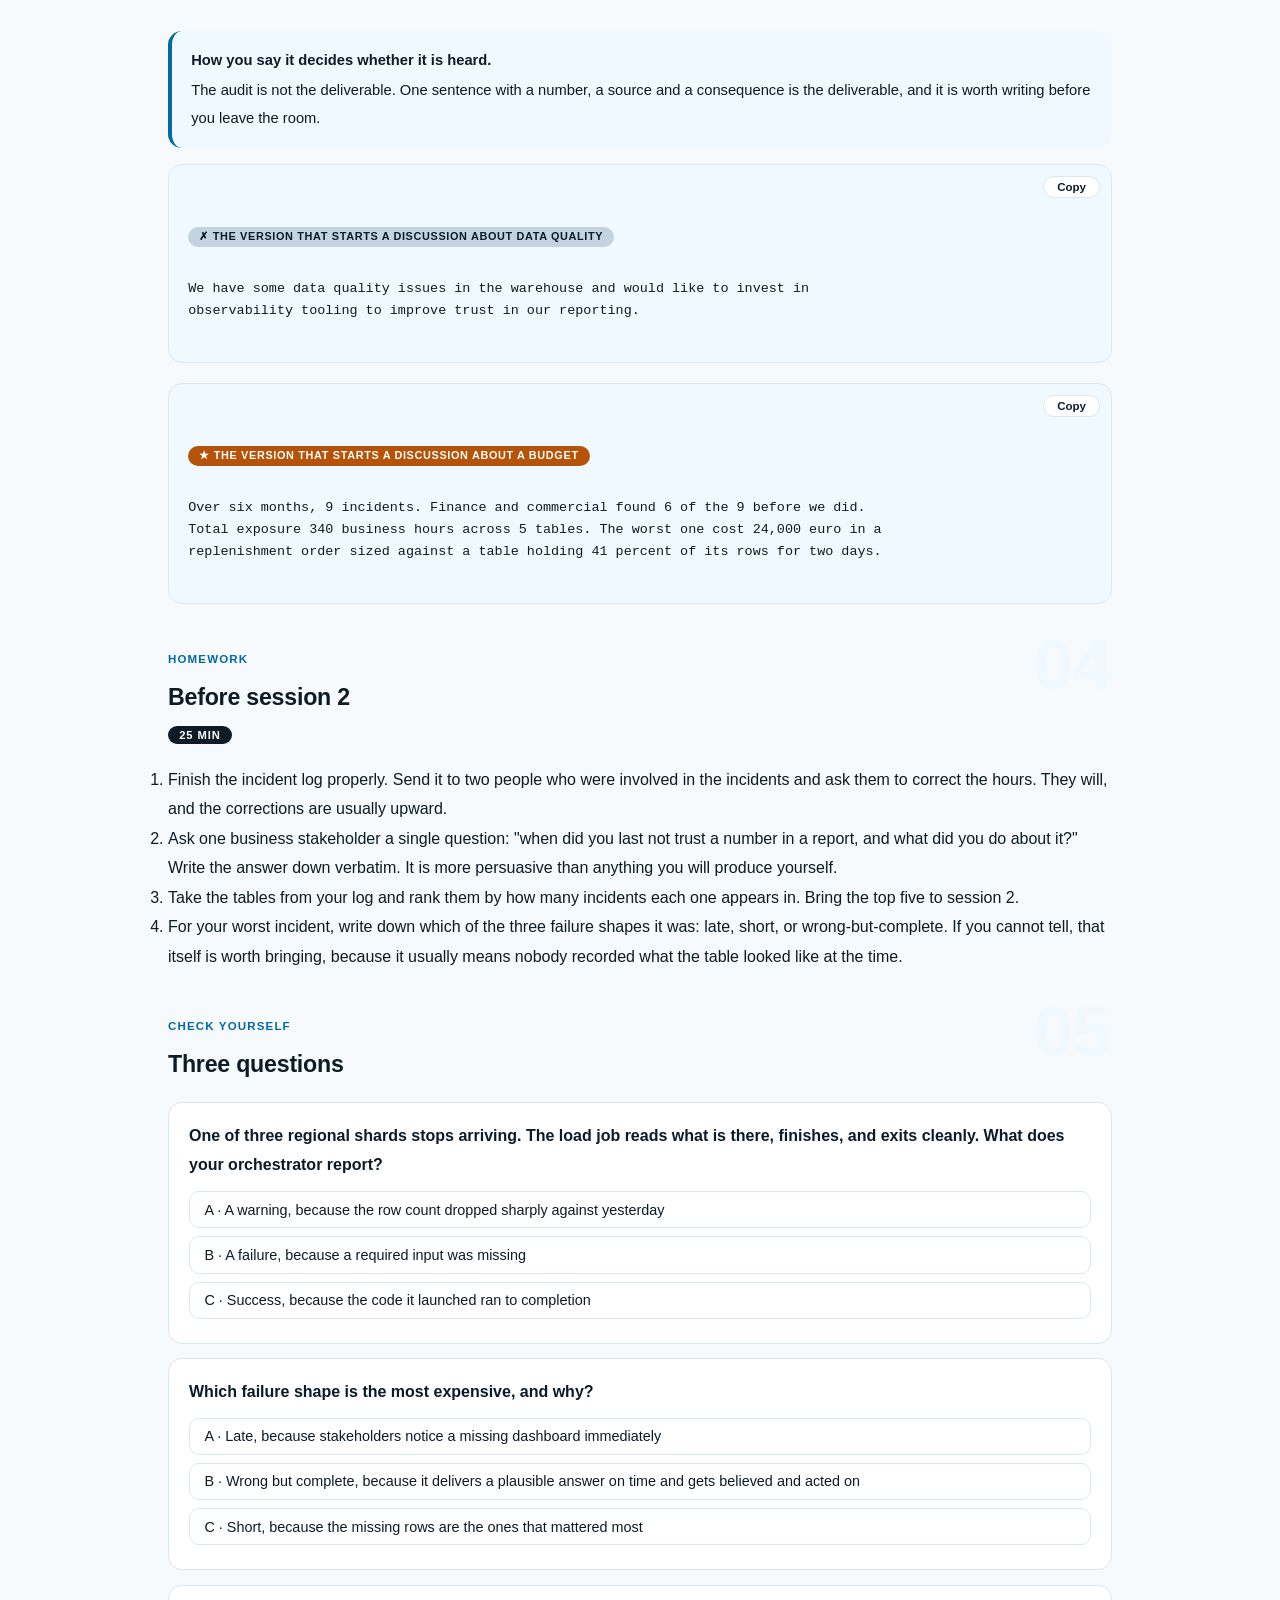
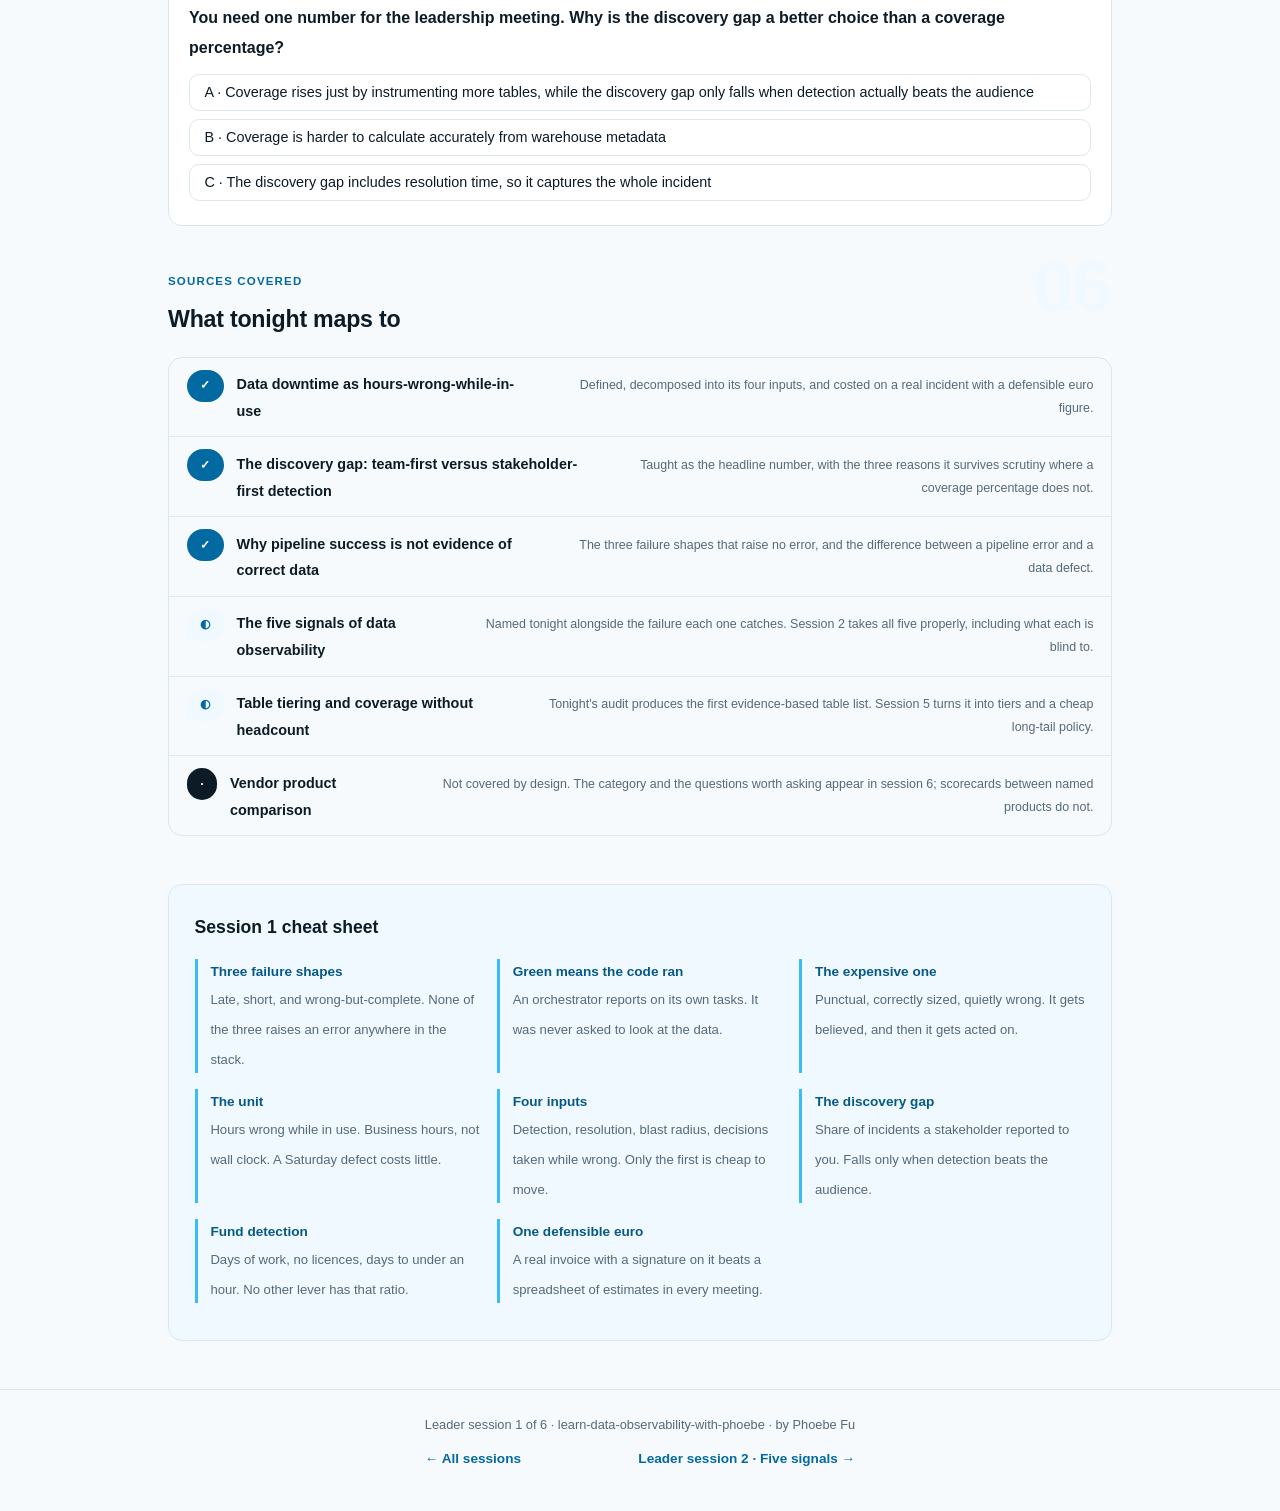
<file: courses/a1-what-breaks.html>
<!DOCTYPE html>
<html lang="en">
<head>
<meta charset="UTF-8">
<meta name="viewport" content="width=device-width, initial-scale=1.0">
<!-- social:start -->
<meta name="description" content="Leader session 1 of 6. The three failure shapes that raise no error, data downtime measured as hours-wrong-while-in-use, and the discovery gap: the share of your incidents that a stakeholder reports before your team knows.">
<meta property="og:type" content="article">
<meta property="og:site_name" content="Learn with Phoebe">
<meta property="og:title" content="What breaks, and who finds out first - learn data observability with phoebe">
<meta property="og:description" content="Leader session 1 of 6. A green pipeline is not evidence. Put a number on the hours a table was wrong while people were using it, and on who found out first.">
<meta property="og:url" content="https://phoebefu6.github.io/learn-data-observability-with-phoebe/courses/a1-what-breaks.html">
<meta property="og:image" content="https://phoebefu6.github.io/learn-data-observability-with-phoebe/assets/og-cover.png">
<meta property="og:image:width" content="1200">
<meta property="og:image:height" content="630">
<meta name="twitter:card" content="summary_large_image">
<meta name="twitter:title" content="What breaks, and who finds out first - learn data observability with phoebe">
<meta name="twitter:description" content="Late, short, and wrong-but-complete. None of the three fails a pipeline, and finance finds all three on a Monday.">
<meta name="twitter:image" content="https://phoebefu6.github.io/learn-data-observability-with-phoebe/assets/og-cover.png">
<!-- social:end -->
<title>Leader session 1 · What breaks, and who finds out first - learn data observability with phoebe</title>
<link rel="stylesheet" href="../assets/style.css?v=25">
</head>
<body>

<div class="toolbar">
  <div class="wrap">
    <span class="crumb"><a href="../index.html">learn-data-observability-with-phoebe</a> / Leader session 1 of 6</span>
    <button class="btn" id="toggle-all" type="button">Expand all</button>
    <button class="btn primary" id="zoom-toggle" type="button">Projector zoom: off</button>
  </div>
</div>

<header class="masthead">
  <div class="wrap">
    <div class="eyebrow">Learn Data Observability with Phoebe · Leader session 1 of 6</div>
    <h1>What breaks, and <span class="accent">who finds out first</span></h1>
    <p class="sub">Every dashboard you have signed off is one wrong table away from being a bad decision, and the uncomfortable part is that the wrong table almost never announces itself. Pipelines finish green. Jobs exit zero. The report renders. Tonight you learn the three shapes a data failure takes when nothing errors, and you leave with your own downtime number: how many hours your tables were wrong while people were using them, and how often somebody outside your team was the one who noticed.</p>
    <div class="chip-row">
      <span class="chip level">🟢 Foundational</span>
      <span class="chip audience">Data and analytics leaders</span>
      <span class="chip audience">Anyone who signs off on a dashboard</span>
      <span class="chip time">45 min</span>
    </div>
    <div class="agenda">
      <span class="a1" style="flex:1">0-3 · Welcome</span>
      <span class="a2" style="flex:5">3-20 · What a wrong table costs</span>
      <span class="a3" style="flex:4">20-40 · Build-along: your own downtime audit</span>
      <span class="a4" style="flex:1">40-45 · Q&amp;A</span>
    </div>
  </div>
</header>

<main class="wrap">

  <!-- ============ INTRO ============ -->
  <section class="section" id="intro">
    <div class="section-kicker">
      <span class="klabel">Part 0</span>
      <h2>How the leader track works</h2>
    </div>
    <p class="lede">Six sessions, 45 minutes each, no SQL. The artifact you build across them is a <strong>one-page trust report</strong> you could hand to a CFO. Tonight it is the cost: what a wrong table does to a business and who currently discovers it. Session 2 takes the five signals and what each one is blind to. Session 3 picks which quality dimensions are worth measuring at all. Session 4 is the noise problem, which is where most programmes quietly die. Session 5 is tiering, because you will never instrument everything. Session 6 turns the whole thing into the three numbers you actually report. The running example throughout is <strong>orders_daily</strong> at <strong>Bellwether</strong>, a grocery delivery company with five real defects sitting in its warehouse that nobody has noticed yet.</p>

    <div class="legend">
      <span class="pill">Live = presented in the 45 minutes</span>
      <span class="pill">Self-study = the full depth, after class</span>
      <span class="pill">🔍 Every diagram zooms</span>
    </div>

    <div class="callout win">
      <p><strong>★ What you walk out with tonight.</strong> A list of your last six months of data incidents with two columns filled in: hours wrong, and who found it. The share of that list found by a stakeholder rather than by your team, which is the single number that changes how a leadership meeting goes. And one euro figure on your worst incident, because a business case built on hours is an argument and a business case built on money is a decision.</p>
    </div>

    <details class="card" open>
      <summary><span class="mode live">Live</span>Why the cost comes before the tooling<span class="mini">3 min</span><span class="caret">▶</span></summary>
      <div class="body">
        <p>The usual order is backwards. A team gets burned by an incident, evaluates three vendors, buys one, instruments four hundred tables, and six months later cannot answer whether anything improved. The reason is that nobody wrote down the starting position, so there is nothing to compare against.</p>
        <p>The starting position is two numbers and both are free to collect: how long your tables are wrong before anybody knows, and what share of that discovery comes from outside the data team. Everything after that is a question of how much of the gap you want to buy, and at what price in interruptions.</p>
        <div class="callout example">
          <span class="ex-pill">Real world</span>
          <p>Bellwether's finance team found a broken revenue number on a Monday morning. The pipeline had not failed, so nothing alerted. One of three regional shards had stopped arriving on the Thursday before, and the table had been at 41 percent of a normal day's rows for two business days. Three decisions were made on that number before anybody knew, including a replenishment order for the wrong region.</p>
        </div>
      </div>
    </details>

    <details class="card">
      <summary><span class="mode self">Self-study</span>The vocabulary the rest of the track uses<span class="mini">4 min</span><span class="caret">▶</span></summary>
      <div class="body">
        <ul>
          <li><strong>Data downtime</strong> - the hours in which a table was late, short or wrong <em>while people were relying on it</em>. Not the hours it was broken in the abstract, which is why a defect that lands on a Saturday and is fixed on Sunday costs almost nothing.</li>
          <li><strong>Time to detect</strong> - from the moment the table went wrong to the moment a human knew. The part of downtime you can shorten with money and effort.</li>
          <li><strong>Time to resolve</strong> - from knowing to fixed. Mostly a function of your team's capacity and the state of the upstream system, and much harder to buy.</li>
          <li><strong>Discovery gap</strong> - the share of incidents reported to you rather than by you. A programme is working when this falls, regardless of what the coverage dashboard says.</li>
          <li><strong>Blast radius</strong> - everything downstream of a broken table: models, dashboards, exports, and the one job that pushes into the CRM that nobody has documented.</li>
          <li><strong>False page</strong> - an alert on a night when nothing was actually wrong. The currency you spend to buy detection, and the subject of session 4.</li>
        </ul>
      </div>
    </details>
  </section>

  <!-- ============ PART 1 ============ -->
  <section class="section" id="part-1">
    <div class="section-kicker">
      <span class="klabel">Part 1 · covers the three failure shapes and why success is a weak signal</span>
      <h2>A green pipeline is not evidence</h2>
      <span class="tag concept">9 min live</span>
    </div>
    <p class="lede">There is a comfortable belief that if the jobs ran, the data is fine. It survives because most of the time it is true, and it fails on exactly the incidents that cost the most. Three failure shapes account for almost all of them, and none of the three raises an error anywhere in your stack.</p>

    <figure class="zoomable">
      <svg viewBox="0 0 880 290" xmlns="http://www.w3.org/2000/svg" role="img" aria-label="Three failure shapes side by side. Late: rows arrive hours after the promise, seen by freshness. Short: one of three shards never arrived, seen by volume. Wrong but complete: on time and correctly sized but with duplicated keys and nulls, seen by uniqueness and null rate. All three finish green in the orchestrator.">
        <style>
          .a1aHd { font: 800 13px Inter, sans-serif; fill: #0C1B26; }
          .a1aT { font: 800 13px Inter, sans-serif; fill: #fff; }
          .a1aB { font: 400 11px Inter, sans-serif; fill: #0C1B26; }
          .a1aP { font: 700 11px Inter, sans-serif; fill: #fff; }
          .a1aR { font: 700 11px Inter, sans-serif; fill: #991B1B; }
          .a1aN { font: 700 11px Inter, sans-serif; fill: #0C1B26; }
        </style>

        <text class="a1aHd" x="14" y="24">Three shapes of failure, and not one of them fails a pipeline</text>

        <rect x="14" y="44" width="268" height="42" rx="10" fill="#075985"></rect>
        <text class="a1aT" x="30" y="71">1 · Late</text>
        <rect x="14" y="86" width="268" height="130" rx="10" fill="#F0F9FF" stroke="#BAE6FD"></rect>
        <text class="a1aB" x="30" y="112">The rows land, hours after the</text>
        <text class="a1aB" x="30" y="130">06:00 promise. Nothing missing,</text>
        <text class="a1aB" x="30" y="148">nothing wrong, just too late.</text>
        <rect x="30" y="162" width="184" height="26" rx="7" fill="#0369A1"></rect>
        <text class="a1aP" x="42" y="179">Seen by: freshness</text>
        <text class="a1aR" x="30" y="206">No error raised. Job exited 0.</text>

        <rect x="306" y="44" width="268" height="42" rx="10" fill="#0369A1"></rect>
        <text class="a1aT" x="322" y="71">2 · Short</text>
        <rect x="306" y="86" width="268" height="130" rx="10" fill="#F0F9FF" stroke="#BAE6FD"></rect>
        <text class="a1aB" x="322" y="112">The load ran. One of three</text>
        <text class="a1aB" x="322" y="130">regional shards never arrived,</text>
        <text class="a1aB" x="322" y="148">so it holds 41 percent of normal.</text>
        <rect x="322" y="162" width="184" height="26" rx="7" fill="#0369A1"></rect>
        <text class="a1aP" x="334" y="179">Seen by: volume</text>
        <text class="a1aR" x="322" y="206">No error raised. Query worked.</text>

        <rect x="598" y="44" width="268" height="42" rx="10" fill="#38BDF8"></rect>
        <text class="a1aHd" x="614" y="71">3 · Wrong but complete</text>
        <rect x="598" y="86" width="268" height="130" rx="10" fill="#F0F9FF" stroke="#BAE6FD"></rect>
        <text class="a1aB" x="614" y="112">On time, right row count,</text>
        <text class="a1aB" x="614" y="130">wrong values. A merge key</text>
        <text class="a1aB" x="614" y="148">changed and nobody said so.</text>
        <rect x="614" y="162" width="212" height="26" rx="7" fill="#0369A1"></rect>
        <text class="a1aP" x="626" y="179">Seen by: keys and nulls</text>
        <text class="a1aR" x="614" y="206">No error raised. All green.</text>

        <rect x="14" y="248" width="14" height="14" rx="3" fill="#B45309"></rect>
        <text class="a1aN" x="38" y="260">Success means the code ran. It has never meant the data is right.</text>
      </svg>
      <figcaption>🔍 Click to zoom - late, short, and wrong-but-complete, with the signal that sees each one.</figcaption>
    </figure>

    <details class="card">
      <summary><span class="mode live">Live</span>Why orchestration success is a weak signal<span class="mini">3 min</span><span class="caret">▶</span></summary>
      <div class="body">
        <p>An orchestrator reports on itself. It knows whether the task it launched finished, how long it took, and whether the process returned an error code. It does not know how many rows landed, whether the third shard was in the batch, or whether the customer id column went 90 percent null overnight. It was never designed to know any of that, and asking it to is a category error.</p>
        <p>So the green tick answers a real question, just a narrower one than people read it as: <em>did the code we wrote run to completion</em>. It says nothing about whether the upstream system it read from behaved. In practice most of your painful incidents come from upstream behaviour, because that is the part you do not control and do not deploy.</p>
        <div class="callout tip">
          <p><strong>A useful test for any status board.</strong> Ask what it would show on a night when the source system silently sent two thirds of the usual data. If the answer is a green tick, then the board is reporting on your code and somebody still has to report on your data.</p>
        </div>
      </div>
    </details>

    <details class="card">
      <summary><span class="mode live">Live</span>A pipeline error and a data defect are different animals<span class="mini">3 min</span><span class="caret">▶</span></summary>
      <div class="body">
        <p>They arrive differently, they are found differently, and they cost differently. Worth separating out loud, because the two get merged into one line item called "data issues" in most incident reporting, and the merged number cannot be acted on.</p>
        <table class="clean">
          <thead>
            <tr><th></th><th>Pipeline error</th><th>Data defect</th></tr>
          </thead>
          <tbody>
            <tr><td>How you learn</td><td>The tool tells you, usually within minutes</td><td>Somebody tells you, usually on a Monday</td></tr>
            <tr><td>Typical detection</td><td>Minutes</td><td>Hours to days</td></tr>
            <tr><td>Who is annoyed</td><td>Your engineers</td><td>Your stakeholders, and their stakeholders</td></tr>
            <tr><td>What is downstream</td><td>Nothing yet, the build stopped</td><td>Everything, because the build succeeded</td></tr>
            <tr><td>Reputational cost</td><td>Low. Failure handled</td><td>High. A number was believed and used</td></tr>
          </tbody>
        </table>
        <p>The last row is the one that matters to you. A pipeline that fails loudly is a pipeline doing its job, and stale data is often better than wrong data because at least it looks stale. The expensive failure is the one that delivered a confident, complete, plausible, incorrect answer, and it did so on time.</p>
      </div>
    </details>

    <details class="card">
      <summary><span class="mode self">Self-study</span>Who currently finds your incidents<span class="mini">4 min</span><span class="caret">▶</span></summary>
      <div class="body">
        <p>Ask five people on your team to name the last three data incidents. Then ask who reported each one. The answers cluster into four groups, and the mix tells you almost everything about the maturity of the practice without a single tool being installed.</p>
        <ul>
          <li><strong>A monitor found it.</strong> Detection in minutes, no audience involved, the incident stays internal. This is the only group where downtime is cheap.</li>
          <li><strong>An engineer found it by accident</strong> while working on something else. Detection in hours, usually because the shape of a query looked odd. Real, but you cannot staff a practice on luck.</li>
          <li><strong>An analyst found it</strong> mid-analysis, which is the most common answer in most organisations. Detection in a day or two, and the cost includes their wasted afternoon.</li>
          <li><strong>A business stakeholder found it</strong> and told you. Detection in days, plus a trust cost that outlives the fix by months. Every one of these is a bill you already paid.</li>
        </ul>
        <p>Count the fourth group as a proportion of the whole. If it is above about a third, the programme you need is not a smarter detector, it is any detector at all on the tables that matter, which is session 5.</p>
      </div>
    </details>
  </section>

  <!-- ============ PART 2 ============ -->
  <section class="section" id="part-2">
    <div class="section-kicker">
      <span class="klabel">Part 2 · covers downtime as a unit and the discovery gap</span>
      <h2>Data downtime, as a number</h2>
      <span class="tag concept">8 min live</span>
    </div>
    <p class="lede">"We have data quality problems" is not fundable. "Our top twelve tables were wrong for 340 hours of business time last quarter, and stakeholders found 6 of the 9 incidents before we did" is fundable, and it is the same information. The unit that carries the argument is <strong>hours wrong while in use</strong>.</p>

    <figure class="zoomable">
      <svg viewBox="0 0 880 356" xmlns="http://www.w3.org/2000/svg" role="img" aria-label="The same broken night in two versions. With a monitor watching, the defect is detected at hour 0.5 and the table is wrong for well under two hours. With nobody watching, the table stays wrong for 26 hours until a stakeholder reports it, and three decisions are taken on the wrong number in between.">
        <style>
          .a1bHd { font: 800 13px Inter, sans-serif; fill: #0C1B26; }
          .a1bSub { font: 400 11px Inter, sans-serif; fill: #55697A; }
          .a1bL { font: 800 12px Inter, sans-serif; fill: #075985; }
          .a1bW { font: 700 11px Inter, sans-serif; fill: #fff; }
          .a1bB { font: 400 11px Inter, sans-serif; fill: #0C1B26; }
          .a1bM { font: 400 11px Inter, sans-serif; fill: #55697A; }
          .a1bO { font: 700 11px Inter, sans-serif; fill: #B45309; }
          .a1bN { font: 700 11px Inter, sans-serif; fill: #0C1B26; }
        </style>

        <text class="a1bHd" x="14" y="24">The discovery gap, on one broken night</text>
        <text class="a1bSub" x="14" y="42">same defect, two ways of finding out about it</text>

        <text class="a1bL" x="14" y="76">A monitor is watching</text>
        <rect x="60" y="86" width="38" height="30" rx="6" fill="#0369A1"></rect>
        <rect x="106" y="82" width="139" height="38" rx="8" fill="#075985"></rect>
        <text class="a1bW" x="175" y="98" text-anchor="middle">hour 0.5</text>
        <text class="a1bW" x="175" y="113" text-anchor="middle">monitor detects</text>
        <text class="a1bB" x="257" y="105">0.5 h wrong. The dashboard was held and the table backfilled by 07:30.</text>
        <text class="a1bM" x="60" y="136">table goes wrong at 06:00</text>

        <text class="a1bL" x="14" y="178">Nobody is watching</text>
        <text class="a1bO" x="60" y="196">decisions taken while wrong:</text>
        <rect x="255" y="204" width="14" height="14" rx="3" fill="#B45309"></rect>
        <rect x="407" y="204" width="14" height="14" rx="3" fill="#B45309"></rect>
        <rect x="560" y="204" width="14" height="14" rx="3" fill="#B45309"></rect>
        <rect x="60" y="226" width="659" height="30" rx="6" fill="#991B1B"></rect>
        <rect x="727" y="222" width="139" height="38" rx="8" fill="#075985"></rect>
        <text class="a1bW" x="796" y="238" text-anchor="middle">hour 26</text>
        <text class="a1bW" x="796" y="253" text-anchor="middle">finance reports it</text>
        <line x1="719" y1="226" x2="719" y2="296" stroke="#C3D4E0" stroke-width="1.5" stroke-dasharray="4 4"></line>
        <text class="a1bB" x="60" y="278">26 h wrong. A replenishment order, a promo call and a board number.</text>

        <line x1="60" y1="296" x2="820" y2="296" stroke="#C3D4E0" stroke-width="1.5"></line>
        <text class="a1bM" x="60" y="312" text-anchor="middle">0 h</text>
        <text class="a1bM" x="212" y="312" text-anchor="middle">6 h</text>
        <text class="a1bM" x="364" y="312" text-anchor="middle">12 h</text>
        <text class="a1bM" x="516" y="312" text-anchor="middle">18 h</text>
        <text class="a1bM" x="668" y="312" text-anchor="middle">24 h</text>
        <text class="a1bM" x="820" y="312" text-anchor="middle">30 h</text>

        <rect x="14" y="326" width="14" height="14" rx="3" fill="#B45309"></rect>
        <text class="a1bN" x="38" y="338">The gap between hour 0.5 and hour 26 is the only part of this you can buy.</text>
      </svg>
      <figcaption>🔍 Click to zoom - identical defect, and the whole difference is who noticed.</figcaption>
    </figure>

    <details class="card">
      <summary><span class="mode live">Live</span>The four inputs to a downtime number<span class="mini">4 min</span><span class="caret">▶</span></summary>
      <div class="body">
        <p>Four inputs, and you can estimate all four from memory well enough to be useful. Precision is not the goal on the first pass; getting the order of magnitude on the table in front of the person who funds things is.</p>
        <table class="clean">
          <thead>
            <tr><th>Input</th><th>What it is</th><th>Can you change it?</th></tr>
          </thead>
          <tbody>
            <tr><td>Detection time</td><td>Hours from wrong to somebody knowing</td><td>Yes, directly. This is what monitors buy</td></tr>
            <tr><td>Resolution time</td><td>Hours from knowing to fixed</td><td>Slowly. Capacity, runbooks, upstream owners</td></tr>
            <tr><td>Blast radius</td><td>How many reports, models and exports read it</td><td>Yes, by simplifying the estate. Not quickly</td></tr>
            <tr><td>Decisions taken while wrong</td><td>What was actually acted on before the fix</td><td>Only by shortening detection</td></tr>
          </tbody>
        </table>
        <p>Multiply the first two by the third and you get exposure in report-hours, which is a reasonable proxy for how much wrongness was available to be believed. The fourth input is the one that turns exposure into money, and it is the only one a business stakeholder can help you fill in.</p>
        <div class="callout example">
          <span class="ex-pill">Real world</span>
          <p>Bellwether costed the finance incident at about 38,000 euro: 24,000 in a replenishment order sized against the short table, 9,000 in a promotional spend decision that would have gone the other way, and 5,000 in analyst and engineer time spent reconciling. The number that got the programme funded was the 24,000, because it was a real invoice with a real signature on it.</p>
        </div>
      </div>
    </details>

    <details class="card">
      <summary><span class="mode live">Live</span>The discovery gap, and why it changes behaviour<span class="mini">4 min</span><span class="caret">▶</span></summary>
      <div class="body">
        <p>Of all the numbers available to you, one moves the room: <strong>the percentage of incidents that a stakeholder reported to you rather than your team reporting to them</strong>. It works for three reasons and they are worth knowing before you present it.</p>
        <ul>
          <li><strong>Everybody can check it.</strong> The people in the meeting were the ones who reported those incidents. There is no methodology to argue about, which is not true of a coverage percentage.</li>
          <li><strong>It cannot be gamed by adding monitors.</strong> Coverage goes up when you instrument more tables, whether or not anything improves. The discovery gap only falls when detection genuinely beats the audience.</li>
          <li><strong>It is about trust, not about tables.</strong> The cost of a stakeholder finding your defect is not the defect, it is that the next correct number also gets questioned. That cost is invisible in every technical metric you have.</li>
        </ul>
        <p>Set it as the headline goal and the follow-on decisions get easier. Which tables to instrument first becomes "the ones stakeholders keep finding problems in". Whether a monitor is worth keeping becomes "did it ever beat a human to something real". Session 6 makes this one of the three numbers you report on a page.</p>
      </div>
    </details>

    <details class="card">
      <summary><span class="mode self">Self-study</span>Time to detect is the part you can fund<span class="mini">4 min</span><span class="caret">▶</span></summary>
      <div class="body">
        <p>Split any incident into detect, then resolve. Both are hours and they feel equivalent on a slide, but they behave completely differently when you try to spend money on them.</p>
        <p><strong>Resolution</strong> depends on the upstream system, whoever owns it, whether they are in your organisation, whether a backfill is even possible, and how many people you have. Halving it is a reorganisation. It is real work and it is not a project you can start this quarter with a modest budget.</p>
        <p><strong>Detection</strong> depends on whether anything is watching. Going from nothing to a scheduled check on your twelve most-read tables is days of work and no new licences, and it typically takes detection from days to under an hour on the failure shapes those checks can see. There is no other lever in the practice with that ratio.</p>
        <p>Which is why the honest version of the first business case is narrow: no promise about fewer incidents, no promise about faster fixes, one promise about hours of exposure. Overpromising here is the most common way a programme loses its sponsor in month four, and session 6 has the list of things not to promise.</p>
      </div>
    </details>
  </section>

  <!-- ============ DEMO ============ -->
  <section class="section" id="demo-1">
    <div class="section-kicker">
      <span class="klabel">Build-along</span>
      <h2>Your own downtime audit</h2>
      <span class="tag demo">★ 20 min · everyone builds</span>
    </div>
    <p class="lede">No tooling, no access, no data pull. Six months of incidents that people already remember, five columns, twenty minutes. This is the artifact you extend in every later session, and it is deliberately built from memory because memory is what your stakeholders are working from too.</p>

    <div class="steps">
      <div class="step">
        <p><strong>List the last six months of incidents anybody remembers.</strong> Ask the room, not the ticket system. If it never became a ticket but three people still bring it up, it counts, and if it was ticketed and nobody remembers it, it probably did not cost much. Expect somewhere between five and fifteen. Fewer than five usually means the incidents are being absorbed silently rather than not happening.</p>
      </div>
      <div class="step">
        <p><strong>For each one, write who found it and how many hours it was wrong.</strong> Hours of business time, not wall clock: a table that broke on Friday evening and was fixed on Saturday was wrong for very few usable hours. Round to whole hours and argue about it out loud, because the argument is where the useful detail comes out.</p>
        <div class="prompt-box good">
          <span class="label">★ The incident log, five columns and nothing more</span>
Table  |  What went wrong  |  Found by  |  Hours wrong (business)  |  What was decided on it

orders_daily  |  one of three shards gone, 41 pct of normal  |  finance  |  26  |  replenishment order
customer_dim  |  duplicate keys after a source migration  |  analyst  |  9   |  nothing, caught mid-analysis
        </div>
      </div>
      <div class="step">
        <p><strong>Count the share found by a stakeholder rather than by your team.</strong> One division. Write the fraction, not just the percentage, because 4 of 9 lands differently than 44 percent in a room of people who remember all nine. This is your discovery gap and it is the baseline you will be measured against, so record the date you took it.</p>
      </div>
      <div class="step">
        <p><strong>Put one euro or dollar figure on the worst one.</strong> Pick the single worst incident and cost only what you can defend: an order placed at the wrong size, a spend decision that would have gone differently, hours of analyst time redone. Skip anything speculative. One defensible number beats a spreadsheet of estimates, and it is the sentence that gets repeated when you are not in the room.</p>
      </div>
      <div class="step">
        <p><strong>Name the tables involved and count them.</strong> Nearly every group is startled here. Ten incidents typically involve four or five distinct tables, often the same two repeatedly, and those are almost always the tables the business actually reads. You have just done the first draft of the tiering exercise from session 5 without meaning to, and you did it from evidence rather than from an inventory.</p>
      </div>
    </div>

    <div class="callout tip">
      <p><strong>How you say it decides whether it is heard.</strong> The audit is not the deliverable. One sentence with a number, a source and a consequence is the deliverable, and it is worth writing before you leave the room.</p>
    </div>

    <div class="prompt-box bad">
      <span class="label">✗ The version that starts a discussion about data quality</span>
We have some data quality issues in the warehouse and would like to invest in
observability tooling to improve trust in our reporting.
    </div>

    <div class="prompt-box good">
      <span class="label">★ The version that starts a discussion about a budget</span>
Over six months, 9 incidents. Finance and commercial found 6 of the 9 before we did.
Total exposure 340 business hours across 5 tables. The worst one cost 24,000 euro in a
replenishment order sized against a table holding 41 percent of its rows for two days.
    </div>
  </section>

  <!-- ============ HOMEWORK ============ -->
  <section class="section" id="exercise">
    <div class="section-kicker">
      <span class="klabel">Homework</span>
      <h2>Before session 2</h2>
      <span class="tag exercise">25 min</span>
    </div>
    <ol>
      <li>Finish the incident log properly. Send it to two people who were involved in the incidents and ask them to correct the hours. They will, and the corrections are usually upward.</li>
      <li>Ask one business stakeholder a single question: "when did you last not trust a number in a report, and what did you do about it?" Write the answer down verbatim. It is more persuasive than anything you will produce yourself.</li>
      <li>Take the tables from your log and rank them by how many incidents each one appears in. Bring the top five to session 2.</li>
      <li>For your worst incident, write down which of the three failure shapes it was: late, short, or wrong-but-complete. If you cannot tell, that itself is worth bringing, because it usually means nobody recorded what the table looked like at the time.</li>
    </ol>
  </section>

  <!-- ============ QUIZ ============ -->
  <section class="section" id="quiz">
    <div class="section-kicker">
      <span class="klabel">Check yourself</span>
      <h2>Three questions</h2>
    </div>

    <div class="quiz-q" data-answer="2">
      <p class="qtext">One of three regional shards stops arriving. The load job reads what is there, finishes, and exits cleanly. What does your orchestrator report?</p>
      <button class="qopt" type="button">A · A warning, because the row count dropped sharply against yesterday</button>
      <button class="qopt" type="button">B · A failure, because a required input was missing</button>
      <button class="qopt" type="button">C · Success, because the code it launched ran to completion</button>
      <p class="qwhy">An orchestrator reports on its own tasks: did the process finish, how long did it take, what exit code. Row counts and missing shards are properties of the data, and nothing in that stack was asked to look at them.</p>
    </div>

    <div class="quiz-q" data-answer="1">
      <p class="qtext">Which failure shape is the most expensive, and why?</p>
      <button class="qopt" type="button">A · Late, because stakeholders notice a missing dashboard immediately</button>
      <button class="qopt" type="button">B · Wrong but complete, because it delivers a plausible answer on time and gets believed and acted on</button>
      <button class="qopt" type="button">C · Short, because the missing rows are the ones that mattered most</button>
      <p class="qwhy">Stale data usually looks stale, and a missing table announces itself. A table that is punctual, correctly sized and quietly incorrect is the one that ends up in a decision, which is where the cost lives.</p>
    </div>

    <div class="quiz-q" data-answer="0">
      <p class="qtext">You need one number for the leadership meeting. Why is the discovery gap a better choice than a coverage percentage?</p>
      <button class="qopt" type="button">A · Coverage rises just by instrumenting more tables, while the discovery gap only falls when detection actually beats the audience</button>
      <button class="qopt" type="button">B · Coverage is harder to calculate accurately from warehouse metadata</button>
      <button class="qopt" type="button">C · The discovery gap includes resolution time, so it captures the whole incident</button>
      <p class="qwhy">Coverage measures your effort. The discovery gap measures the outcome, everybody in the room can verify it from memory, and it cannot be improved by adding monitors that never catch anything.</p>
    </div>

    <p class="quiz-score"></p>
  </section>

  <!-- ============ COVERAGE ============ -->
  <section class="section" id="official">
    <div class="section-kicker">
      <span class="klabel">Sources covered</span>
      <h2>What tonight maps to</h2>
    </div>
    <div class="covered">
      <div class="covered-row">
        <span class="status pill solid">✓</span>
        <span class="name">Data downtime as hours-wrong-while-in-use</span>
        <span class="note">Defined, decomposed into its four inputs, and costed on a real incident with a defensible euro figure.</span>
      </div>
      <div class="covered-row">
        <span class="status pill solid">✓</span>
        <span class="name">The discovery gap: team-first versus stakeholder-first detection</span>
        <span class="note">Taught as the headline number, with the three reasons it survives scrutiny where a coverage percentage does not.</span>
      </div>
      <div class="covered-row">
        <span class="status pill solid">✓</span>
        <span class="name">Why pipeline success is not evidence of correct data</span>
        <span class="note">The three failure shapes that raise no error, and the difference between a pipeline error and a data defect.</span>
      </div>
      <div class="covered-row">
        <span class="status pill light">◐</span>
        <span class="name">The five signals of data observability</span>
        <span class="note">Named tonight alongside the failure each one catches. Session 2 takes all five properly, including what each is blind to.</span>
      </div>
      <div class="covered-row">
        <span class="status pill light">◐</span>
        <span class="name">Table tiering and coverage without headcount</span>
        <span class="note">Tonight's audit produces the first evidence-based table list. Session 5 turns it into tiers and a cheap long-tail policy.</span>
      </div>
      <div class="covered-row">
        <span class="status pill inkpill">·</span>
        <span class="name">Vendor product comparison</span>
        <span class="note">Not covered by design. The category and the questions worth asking appear in session 6; scorecards between named products do not.</span>
      </div>
    </div>
  </section>

  <!-- ============ CHEAT SHEET ============ -->
  <section class="cheat" id="cheatsheet">
    <h3>Session 1 cheat sheet</h3>
    <div class="grid-2">
      <div class="cheat-item"><b>Three failure shapes</b><span>Late, short, and wrong-but-complete. None of the three raises an error anywhere in the stack.</span></div>
      <div class="cheat-item"><b>Green means the code ran</b><span>An orchestrator reports on its own tasks. It was never asked to look at the data.</span></div>
      <div class="cheat-item"><b>The expensive one</b><span>Punctual, correctly sized, quietly wrong. It gets believed, and then it gets acted on.</span></div>
      <div class="cheat-item"><b>The unit</b><span>Hours wrong while in use. Business hours, not wall clock. A Saturday defect costs little.</span></div>
      <div class="cheat-item"><b>Four inputs</b><span>Detection, resolution, blast radius, decisions taken while wrong. Only the first is cheap to move.</span></div>
      <div class="cheat-item"><b>The discovery gap</b><span>Share of incidents a stakeholder reported to you. Falls only when detection beats the audience.</span></div>
      <div class="cheat-item"><b>Fund detection</b><span>Days of work, no licences, days to under an hour. No other lever has that ratio.</span></div>
      <div class="cheat-item"><b>One defensible euro</b><span>A real invoice with a signature on it beats a spreadsheet of estimates in every meeting.</span></div>
    </div>
  </section>

</main>

<footer class="pagefoot">
  <div class="wrap">
    <p>Leader session 1 of 6 · learn-data-observability-with-phoebe · by Phoebe Fu</p>
    <nav class="pagenav">
      <a href="../index.html">← All sessions</a>
      <a href="a2-five-signals.html">Leader session 2 · Five signals →</a>
    </nav>
  </div>
</footer>

<script src="../assets/app.js?v=23"></script>
</body>
</html>
</file>
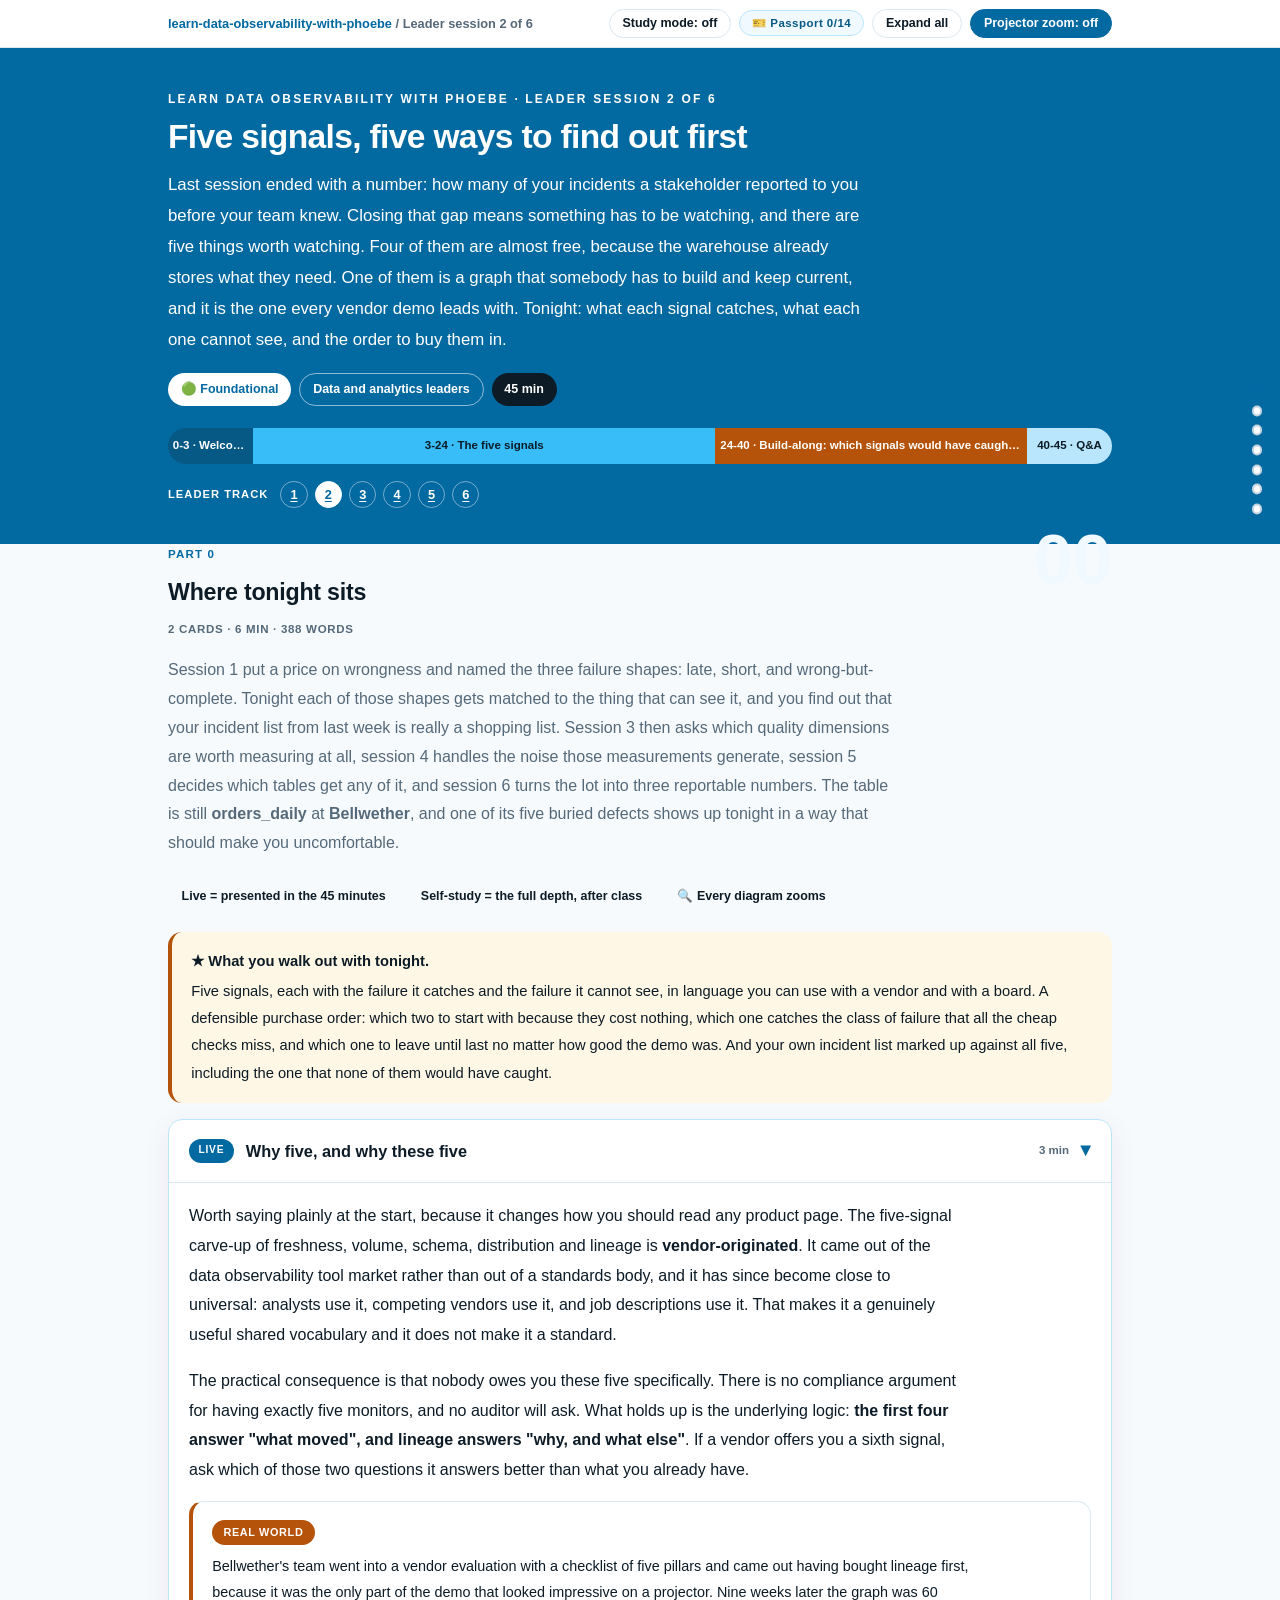
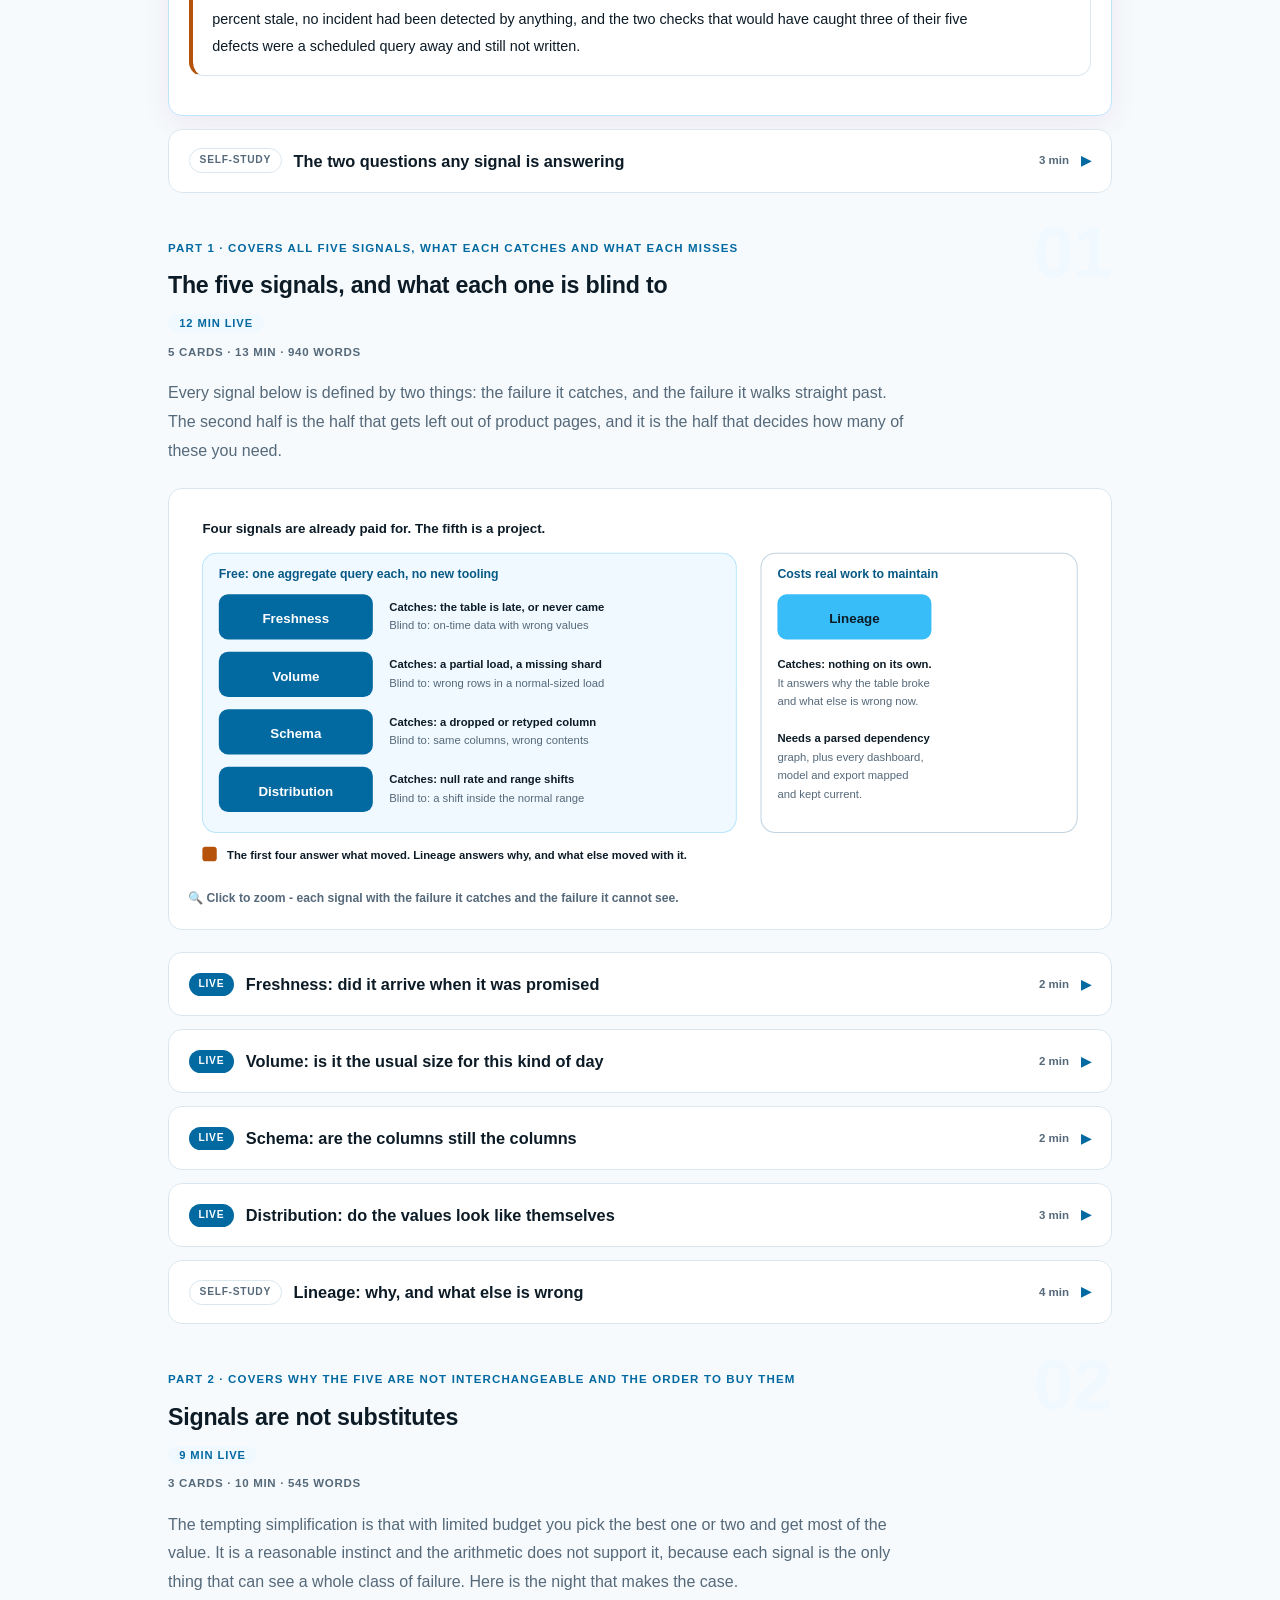
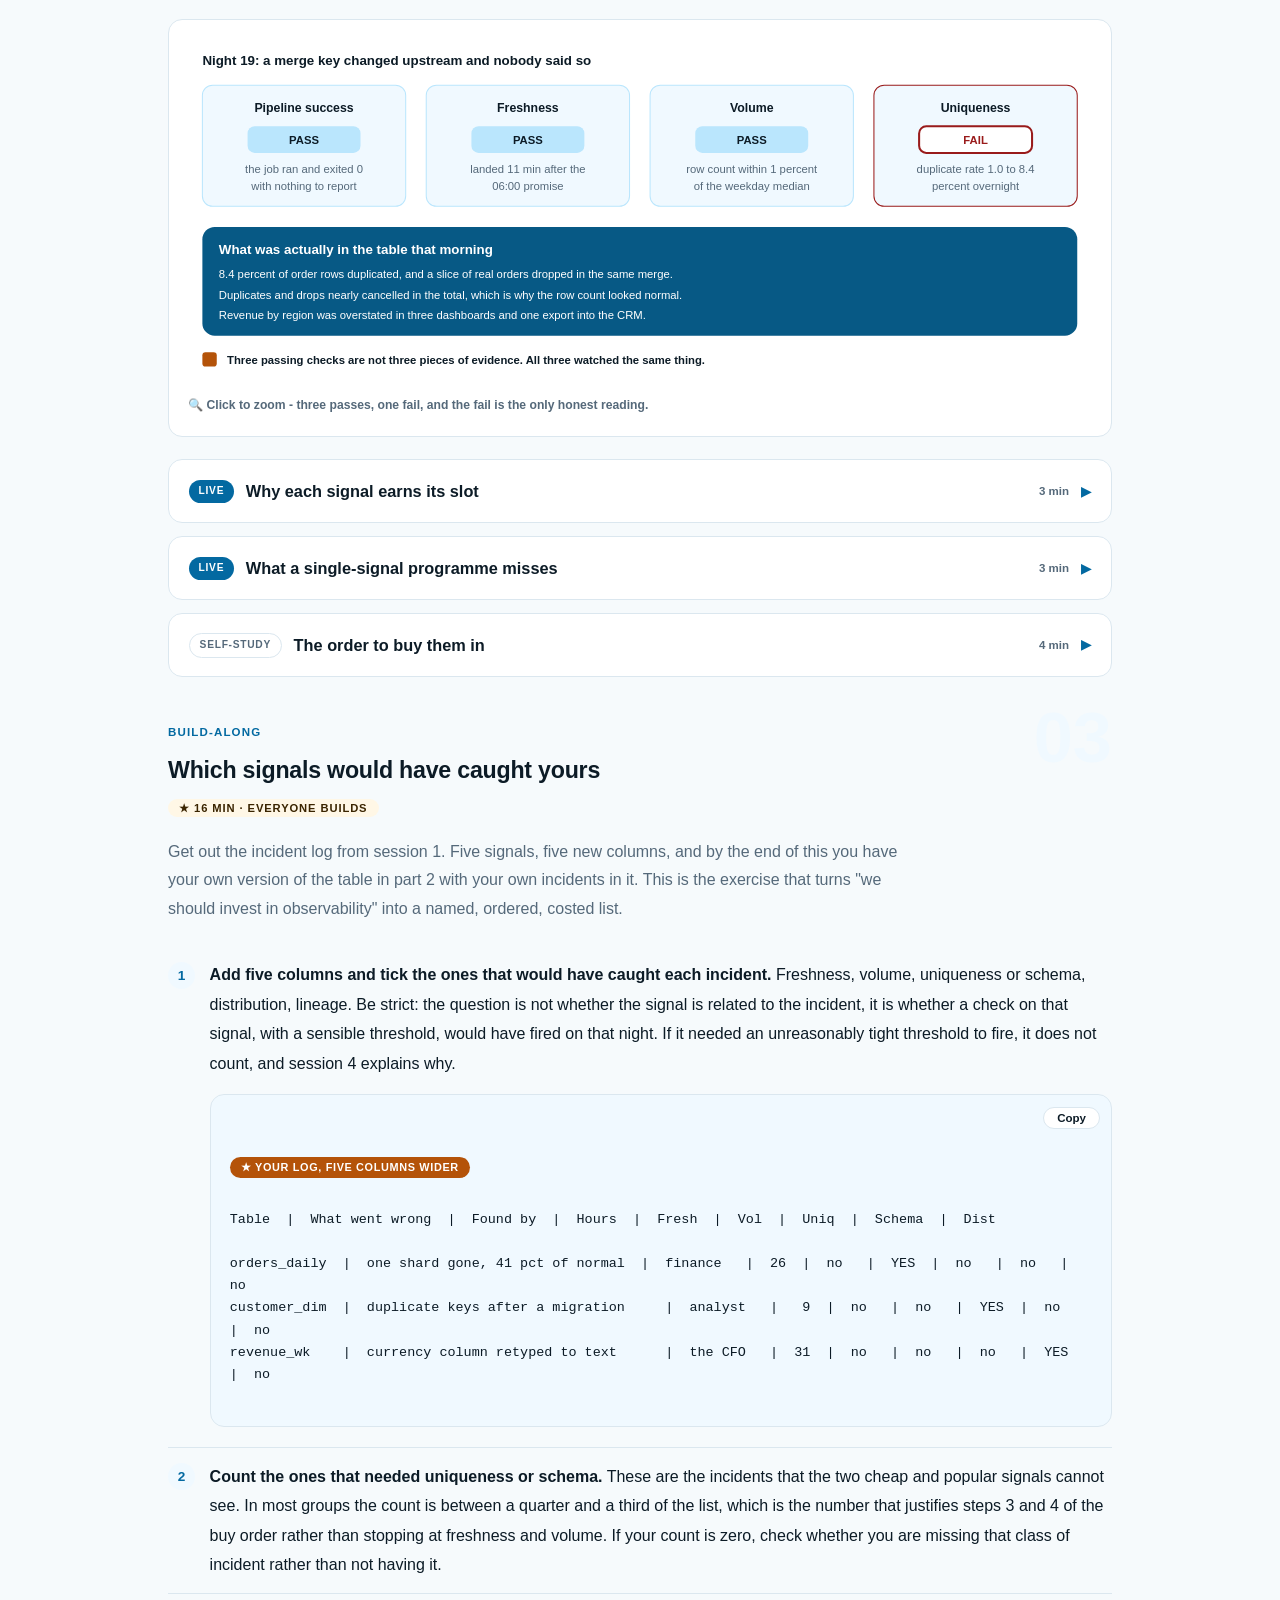
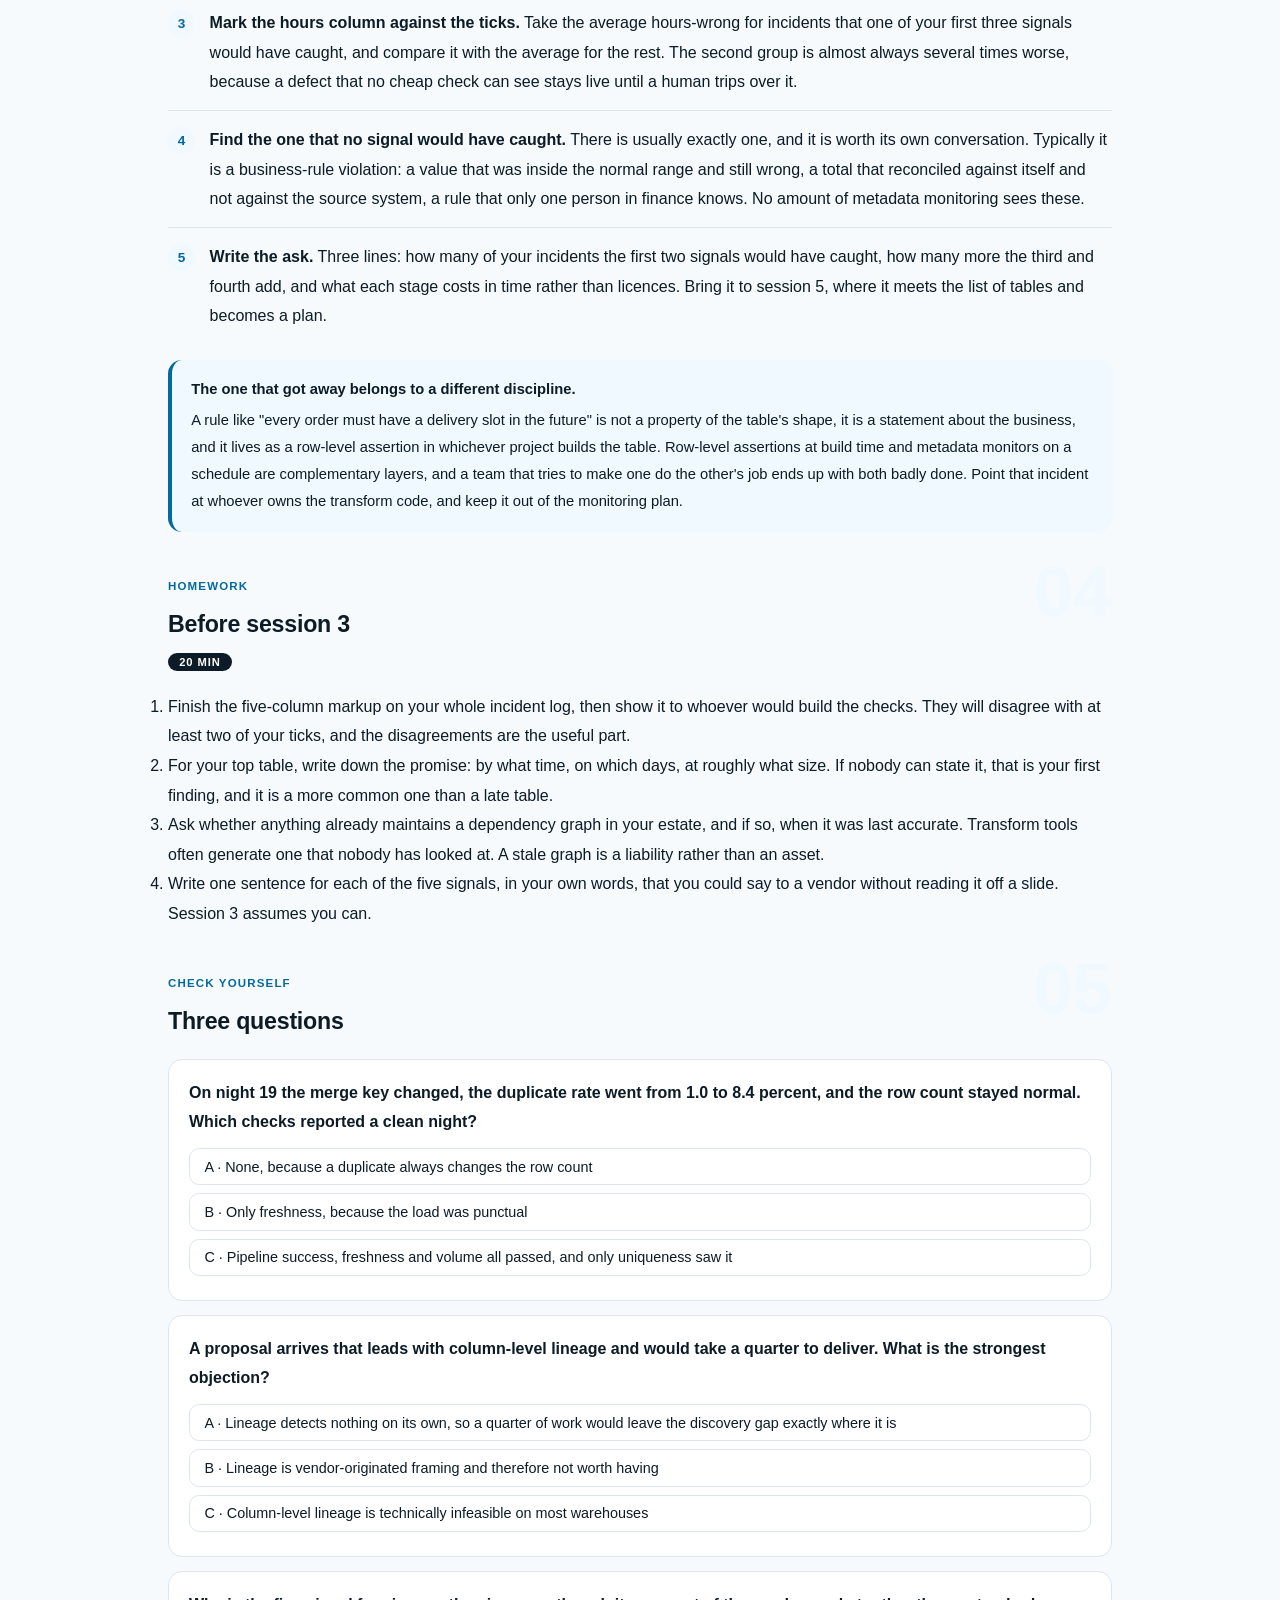
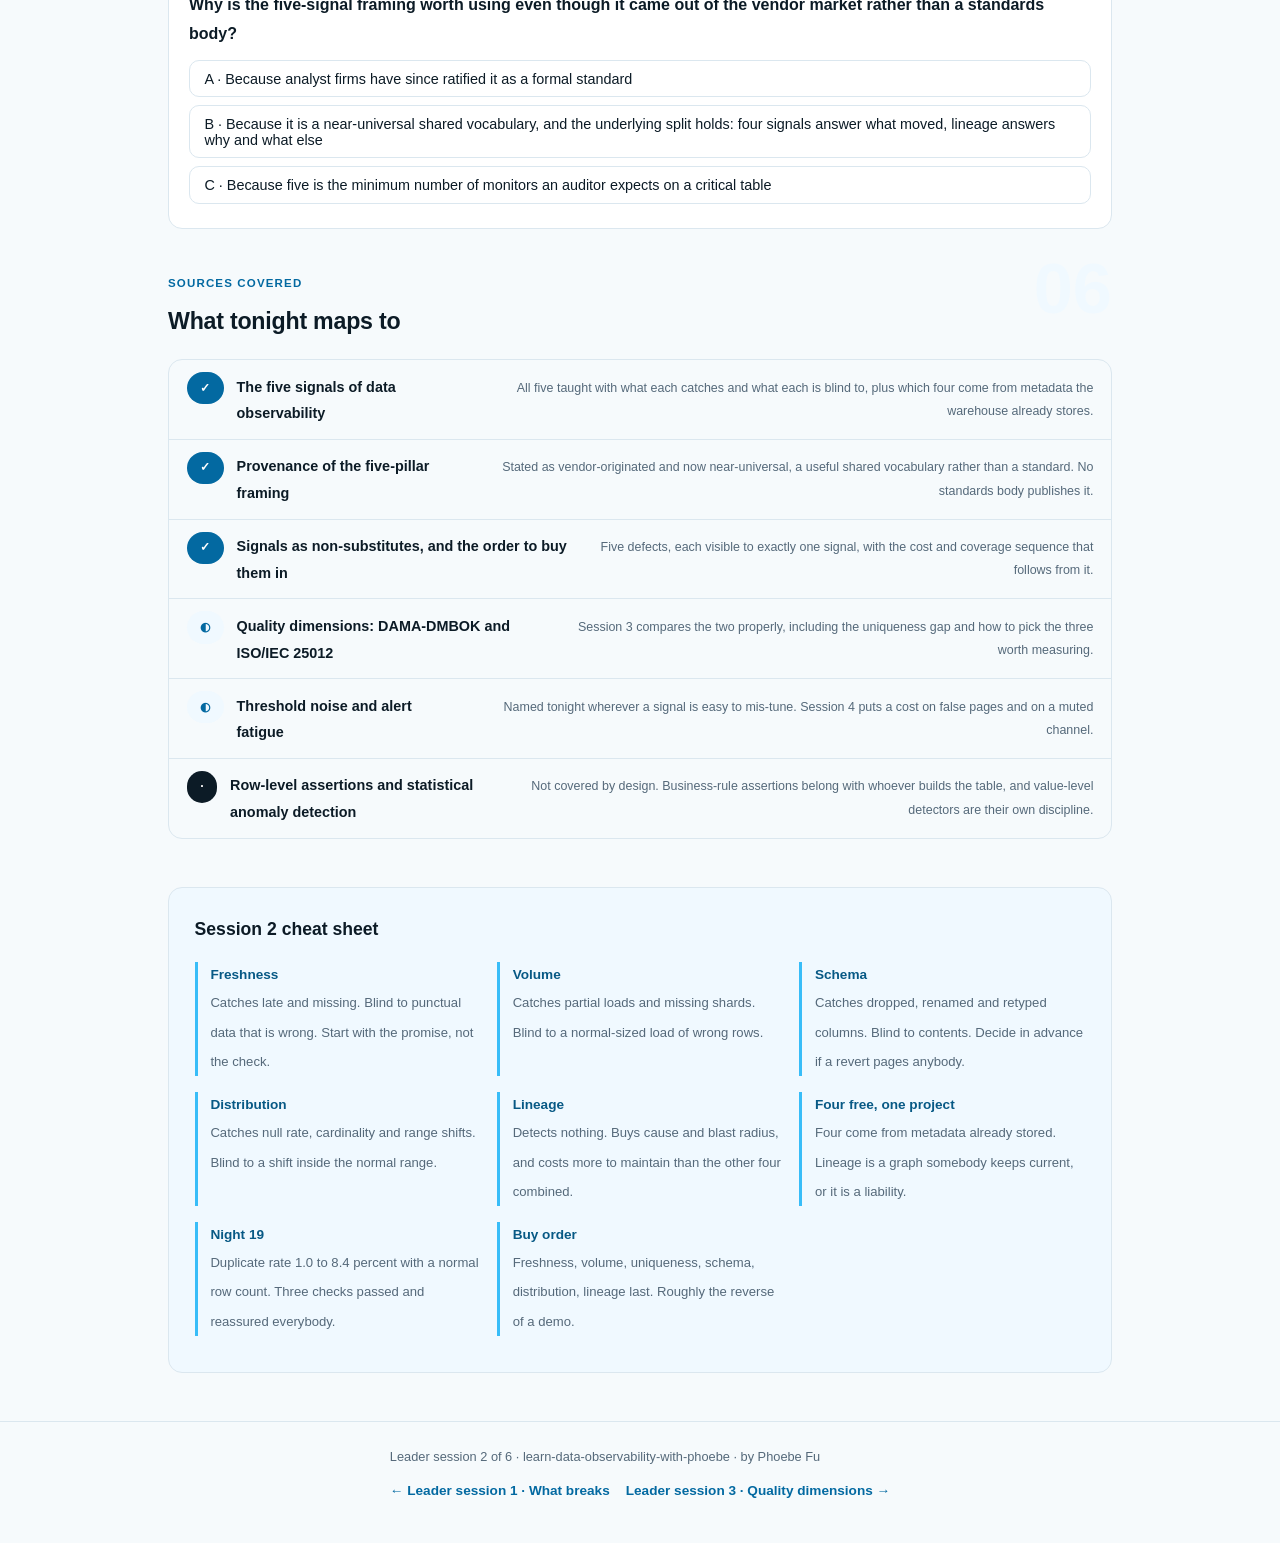
<file: courses/a2-five-signals.html>
<!DOCTYPE html>
<html lang="en">
<head>
<meta charset="UTF-8">
<meta name="viewport" content="width=device-width, initial-scale=1.0">
<!-- social:start -->
<meta name="description" content="Leader session 2 of 6. Freshness, volume, schema, distribution and lineage: what each one catches, what each one is blind to, why four of them are nearly free, and the order to buy them in.">
<meta property="og:type" content="article">
<meta property="og:site_name" content="Learn with Phoebe">
<meta property="og:title" content="Five signals, five ways to find out first - learn data observability with phoebe">
<meta property="og:description" content="Leader session 2 of 6. Four signals come out of metadata the warehouse already stores. Lineage is a graph somebody has to maintain. Neither substitutes for the other.">
<meta property="og:url" content="https://phoebefu6.github.io/learn-data-observability-with-phoebe/courses/a2-five-signals.html">
<meta property="og:image" content="https://phoebefu6.github.io/learn-data-observability-with-phoebe/assets/og-cover.png">
<meta property="og:image:width" content="1200">
<meta property="og:image:height" content="630">
<meta name="twitter:card" content="summary_large_image">
<meta name="twitter:title" content="Five signals, five ways to find out first - learn data observability with phoebe">
<meta name="twitter:description" content="Three checks passed on night 19 and every downstream sum was wrong. Signals are not substitutes.">
<meta name="twitter:image" content="https://phoebefu6.github.io/learn-data-observability-with-phoebe/assets/og-cover.png">
<!-- social:end -->
<title>Leader session 2 · Five signals, five ways to find out first - learn data observability with phoebe</title>
<link rel="stylesheet" href="../assets/style.css?v=25">
</head>
<body>

<div class="toolbar">
  <div class="wrap">
    <span class="crumb"><a href="../index.html">learn-data-observability-with-phoebe</a> / Leader session 2 of 6</span>
    <button class="btn" id="toggle-all" type="button">Expand all</button>
    <button class="btn primary" id="zoom-toggle" type="button">Projector zoom: off</button>
  </div>
</div>

<header class="masthead">
  <div class="wrap">
    <div class="eyebrow">Learn Data Observability with Phoebe · Leader session 2 of 6</div>
    <h1>Five signals, five ways to <span class="accent">find out first</span></h1>
    <p class="sub">Last session ended with a number: how many of your incidents a stakeholder reported to you before your team knew. Closing that gap means something has to be watching, and there are five things worth watching. Four of them are almost free, because the warehouse already stores what they need. One of them is a graph that somebody has to build and keep current, and it is the one every vendor demo leads with. Tonight: what each signal catches, what each one cannot see, and the order to buy them in.</p>
    <div class="chip-row">
      <span class="chip level">🟢 Foundational</span>
      <span class="chip audience">Data and analytics leaders</span>
      <span class="chip time">45 min</span>
    </div>
    <div class="agenda">
      <span class="a1" style="flex:1">0-3 · Welcome</span>
      <span class="a2" style="flex:6">3-24 · The five signals</span>
      <span class="a3" style="flex:4">24-40 · Build-along: which signals would have caught yours</span>
      <span class="a4" style="flex:1">40-45 · Q&amp;A</span>
    </div>
  </div>
</header>

<main class="wrap">

  <!-- ============ INTRO ============ -->
  <section class="section" id="intro">
    <div class="section-kicker">
      <span class="klabel">Part 0</span>
      <h2>Where tonight sits</h2>
    </div>
    <p class="lede">Session 1 put a price on wrongness and named the three failure shapes: late, short, and wrong-but-complete. Tonight each of those shapes gets matched to the thing that can see it, and you find out that your incident list from last week is really a shopping list. Session 3 then asks which quality dimensions are worth measuring at all, session 4 handles the noise those measurements generate, session 5 decides which tables get any of it, and session 6 turns the lot into three reportable numbers. The table is still <strong>orders_daily</strong> at <strong>Bellwether</strong>, and one of its five buried defects shows up tonight in a way that should make you uncomfortable.</p>

    <div class="legend">
      <span class="pill">Live = presented in the 45 minutes</span>
      <span class="pill">Self-study = the full depth, after class</span>
      <span class="pill">🔍 Every diagram zooms</span>
    </div>

    <div class="callout win">
      <p><strong>★ What you walk out with tonight.</strong> Five signals, each with the failure it catches and the failure it cannot see, in language you can use with a vendor and with a board. A defensible purchase order: which two to start with because they cost nothing, which one catches the class of failure that all the cheap checks miss, and which one to leave until last no matter how good the demo was. And your own incident list marked up against all five, including the one that none of them would have caught.</p>
    </div>

    <details class="card" open>
      <summary><span class="mode live">Live</span>Why five, and why these five<span class="mini">3 min</span><span class="caret">▶</span></summary>
      <div class="body">
        <p>Worth saying plainly at the start, because it changes how you should read any product page. The five-signal carve-up of freshness, volume, schema, distribution and lineage is <strong>vendor-originated</strong>. It came out of the data observability tool market rather than out of a standards body, and it has since become close to universal: analysts use it, competing vendors use it, and job descriptions use it. That makes it a genuinely useful shared vocabulary and it does not make it a standard.</p>
        <p>The practical consequence is that nobody owes you these five specifically. There is no compliance argument for having exactly five monitors, and no auditor will ask. What holds up is the underlying logic: <strong>the first four answer "what moved", and lineage answers "why, and what else"</strong>. If a vendor offers you a sixth signal, ask which of those two questions it answers better than what you already have.</p>
        <div class="callout example">
          <span class="ex-pill">Real world</span>
          <p>Bellwether's team went into a vendor evaluation with a checklist of five pillars and came out having bought lineage first, because it was the only part of the demo that looked impressive on a projector. Nine weeks later the graph was 60 percent stale, no incident had been detected by anything, and the two checks that would have caught three of their five defects were a scheduled query away and still not written.</p>
        </div>
      </div>
    </details>

    <details class="card">
      <summary><span class="mode self">Self-study</span>The two questions any signal is answering<span class="mini">3 min</span><span class="caret">▶</span></summary>
      <div class="body">
        <p>Strip away the naming and every monitor in the practice is doing one of two jobs. Keeping them separate saves you from buying the same thing twice.</p>
        <ul>
          <li><strong>"What moved?"</strong> A measurement of the table itself, compared against its own past. Did it arrive on time, is it the usual size, does it have the usual columns, do the values look like they usually do. Cheap, mechanical, runs on a schedule, and blind to consequences.</li>
          <li><strong>"Why, and what else?"</strong> A map of relationships. Where did this table come from, what reads it, who needs telling. Expensive, needs maintaining, and useless for detection on its own because a map does not notice anything.</li>
        </ul>
        <p>Detection comes entirely from the first job. Response quality, blast radius and the message you send to stakeholders come from the second. A team that buys only the first has fast detection and chaotic incident handling. A team that buys only the second has beautiful diagrams of a problem that finance found on Monday.</p>
      </div>
    </details>
  </section>

  <!-- ============ PART 1 ============ -->
  <section class="section" id="part-1">
    <div class="section-kicker">
      <span class="klabel">Part 1 · covers all five signals, what each catches and what each misses</span>
      <h2>The five signals, and what each one is blind to</h2>
      <span class="tag concept">12 min live</span>
    </div>
    <p class="lede">Every signal below is defined by two things: the failure it catches, and the failure it walks straight past. The second half is the half that gets left out of product pages, and it is the half that decides how many of these you need.</p>

    <figure class="zoomable">
      <svg viewBox="0 0 880 360" xmlns="http://www.w3.org/2000/svg" role="img" aria-label="Four signals grouped as free: freshness catches late arrival but is blind to wrong values, volume catches a missing shard but is blind to wrong rows in a normal-sized load, schema catches dropped or retyped columns but is blind to wrong contents, distribution catches null rate and range shifts but is blind to shifts inside the normal range. Lineage sits apart: it catches nothing on its own and costs real work to maintain, but it answers why the table broke and what else is now wrong.">
        <style>
          .a2aHd { font: 800 13px Inter, sans-serif; fill: #0C1B26; }
          .a2aPL { font: 800 12px Inter, sans-serif; fill: #075985; }
          .a2aT { font: 800 13px Inter, sans-serif; fill: #fff; }
          .a2aTi { font: 800 13px Inter, sans-serif; fill: #0C1B26; }
          .a2aC { font: 700 11px Inter, sans-serif; fill: #0C1B26; }
          .a2aM { font: 400 11px Inter, sans-serif; fill: #55697A; }
          .a2aN { font: 700 11px Inter, sans-serif; fill: #0C1B26; }
        </style>

        <text class="a2aHd" x="14" y="24">Four signals are already paid for. The fifth is a project.</text>

        <rect x="14" y="44" width="520" height="272" rx="14" fill="#F0F9FF" stroke="#BAE6FD"></rect>
        <text class="a2aPL" x="30" y="68">Free: one aggregate query each, no new tooling</text>

        <rect x="30" y="84" width="150" height="44" rx="9" fill="#0369A1"></rect>
        <text class="a2aT" x="105" y="112" text-anchor="middle">Freshness</text>
        <text class="a2aC" x="196" y="100">Catches: the table is late, or never came</text>
        <text class="a2aM" x="196" y="118">Blind to: on-time data with wrong values</text>

        <rect x="30" y="140" width="150" height="44" rx="9" fill="#0369A1"></rect>
        <text class="a2aT" x="105" y="168" text-anchor="middle">Volume</text>
        <text class="a2aC" x="196" y="156">Catches: a partial load, a missing shard</text>
        <text class="a2aM" x="196" y="174">Blind to: wrong rows in a normal-sized load</text>

        <rect x="30" y="196" width="150" height="44" rx="9" fill="#0369A1"></rect>
        <text class="a2aT" x="105" y="224" text-anchor="middle">Schema</text>
        <text class="a2aC" x="196" y="212">Catches: a dropped or retyped column</text>
        <text class="a2aM" x="196" y="230">Blind to: same columns, wrong contents</text>

        <rect x="30" y="252" width="150" height="44" rx="9" fill="#0369A1"></rect>
        <text class="a2aT" x="105" y="280" text-anchor="middle">Distribution</text>
        <text class="a2aC" x="196" y="268">Catches: null rate and range shifts</text>
        <text class="a2aM" x="196" y="286">Blind to: a shift inside the normal range</text>

        <rect x="558" y="44" width="308" height="272" rx="14" fill="#fff" stroke="#C3D4E0"></rect>
        <text class="a2aPL" x="574" y="68">Costs real work to maintain</text>

        <rect x="574" y="84" width="150" height="44" rx="9" fill="#38BDF8"></rect>
        <text class="a2aTi" x="649" y="112" text-anchor="middle">Lineage</text>

        <text class="a2aC" x="574" y="156">Catches: nothing on its own.</text>
        <text class="a2aM" x="574" y="174">It answers why the table broke</text>
        <text class="a2aM" x="574" y="192">and what else is wrong now.</text>

        <text class="a2aC" x="574" y="228">Needs a parsed dependency</text>
        <text class="a2aM" x="574" y="246">graph, plus every dashboard,</text>
        <text class="a2aM" x="574" y="264">model and export mapped</text>
        <text class="a2aM" x="574" y="282">and kept current.</text>

        <rect x="14" y="330" width="14" height="14" rx="3" fill="#B45309"></rect>
        <text class="a2aN" x="38" y="342">The first four answer what moved. Lineage answers why, and what else moved with it.</text>
      </svg>
      <figcaption>🔍 Click to zoom - each signal with the failure it catches and the failure it cannot see.</figcaption>
    </figure>

    <details class="card">
      <summary><span class="mode live">Live</span>Freshness: did it arrive when it was promised<span class="mini">2 min</span><span class="caret">▶</span></summary>
      <div class="body">
        <p><strong>What it measures.</strong> The gap between when the data was supposed to be current and when it actually was. Every table your business reads has an implied promise attached to it, usually something like "by 06:00 on a working day", and freshness is the check that the promise was kept.</p>
        <p><strong>The failure it catches.</strong> Late and missing arrivals. A source that stopped sending, a job that queued behind something else, a weekend backlog that never cleared. In Bellwether's history one night landed 230 minutes past the 06:00 promise when the usual worst case is around 22 minutes, and freshness is the only signal that sees it.</p>
        <p><strong>What it cannot see.</strong> Anything about the contents. A table can be perfectly punctual and completely wrong, and freshness will report a clean night forever. There is also a specific trap: a table rebuilt in full every night looks fresh even when the source stopped producing events a week ago, because the timestamp records the write rather than the event.</p>
        <div class="callout tip">
          <p><strong>The leadership question.</strong> Not "is it fresh" but "what is the promise, who made it, and does the business know what it is?" Half of all freshness disputes turn out to be an undocumented expectation rather than a late table.</p>
        </div>
      </div>
    </details>

    <details class="card">
      <summary><span class="mode live">Live</span>Volume: is it the usual size for this kind of day<span class="mini">2 min</span><span class="caret">▶</span></summary>
      <div class="body">
        <p><strong>What it measures.</strong> How many rows landed, compared against how many usually land on a day like today. The comparison is the whole signal; a row count on its own is a number with no meaning.</p>
        <p><strong>The failure it catches.</strong> Partial loads. A missing regional shard, a truncated file, a filter that got tighter upstream, a duplicate load that doubled everything. This is the shape behind Bellwether's finance incident: 41 percent of a normal same-weekday count, for two business days, with nothing failing.</p>
        <p><strong>What it cannot see.</strong> A normal-sized load of wrong rows. If something upstream replaced every value in a column but kept the row count, volume reports a textbook night. It is also the signal most likely to be switched off in its first month, because grocery orders on a Saturday are not grocery orders on a Tuesday and a threshold naive enough to ignore that fires every weekend.</p>
      </div>
    </details>

    <details class="card">
      <summary><span class="mode live">Live</span>Schema: are the columns still the columns<span class="mini">2 min</span><span class="caret">▶</span></summary>
      <div class="body">
        <p><strong>What it measures.</strong> The set of columns, their names and their types, compared against yesterday. The warehouse already keeps this list, so the check is a comparison rather than a computation.</p>
        <p><strong>The failure it catches.</strong> Structural change without notice. A column dropped, renamed, or retyped from integer to string by an upstream team who had no idea anybody was reading it. In Bellwether's history one night lost <strong>ship_region</strong> and gained <strong>promo_code</strong>, which broke a regional report while leaving every count and timestamp perfectly normal.</p>
        <p><strong>What it cannot see.</strong> Contents. The same columns can carry entirely wrong values and schema will not blink. It also has a governance quirk worth knowing before you approve an alerting policy: a schema monitor fires on the <em>revert</em> too, because rolling a change back is itself a change. Whether that counts as an alert is a decision somebody has to make in advance rather than at 07:00.</p>
      </div>
    </details>

    <details class="card">
      <summary><span class="mode live">Live</span>Distribution: do the values look like themselves<span class="mini">3 min</span><span class="caret">▶</span></summary>
      <div class="body">
        <p><strong>What it measures.</strong> The shape of the values rather than the values themselves. Null rate per column, how many distinct values a key has, minimum and maximum, and the share each segment usually holds. All of it computable in a single pass over the table.</p>
        <p><strong>The failure it catches.</strong> Silent corruption inside a healthy-looking table. This is the only family that sees the wrong-but-complete shape from session 1. Bellwether has a night where <strong>customer_id</strong> null rate goes from 0.5 percent to 11.4 percent: on time, right size, right columns, and one in nine orders no longer attributable to a customer.</p>
        <p><strong>What it cannot see.</strong> A shift that stays inside the normal range. If a price column that usually sits between 2 and 90 euro gets systematically inflated by 10 percent, nothing about its shape looks unusual and no metadata check will notice. That failure needs either a business rule written down as an assertion or genuine statistical anomaly detection, and both are separate disciplines with their own tooling.</p>
      </div>
    </details>

    <details class="card">
      <summary><span class="mode self">Self-study</span>Lineage: why, and what else is wrong<span class="mini">4 min</span><span class="caret">▶</span></summary>
      <div class="body">
        <p><strong>What it measures.</strong> Nothing. This is the point most easily missed in a demo. Lineage is a graph of what feeds what, and a graph does not detect anything, because detection requires something to be measured over time and compared.</p>
        <p><strong>What it buys instead.</strong> Two things, both valuable and neither of them detection.</p>
        <ul>
          <li><strong>Cause.</strong> When a table breaks, the graph shortens the hunt for which upstream thing changed from an afternoon of asking people to a couple of clicks. That is resolution time, not detection time.</li>
          <li><strong>Blast radius.</strong> When a table breaks, the graph tells you the eleven dashboards, four models, two exports and one undocumented push into the CRM that read it. That is who you have to warn, and it is the difference between one honest message and a fortnight of trust damage.</li>
        </ul>
        <p><strong>What it costs.</strong> More than the other four combined, and the cost is ongoing rather than one-off. A dependency graph parsed from your transform code is achievable. A graph that also covers reports built by three teams in two BI tools, plus spreadsheets, plus the reverse-ETL job, is a maintenance commitment. A lineage graph that is 60 percent current is worse than none, because people trust it and then act on the missing 40 percent.</p>
        <p><strong>Why it still matters to you specifically.</strong> Lineage is the signal that improves your <em>message</em>. Session 1 argued that the real cost of an incident is the trust damage, and trust damage is mostly caused by stakeholders discovering for themselves that they were affected. The graph is how you get to them first.</p>
      </div>
    </details>
  </section>

  <!-- ============ PART 2 ============ -->
  <section class="section" id="part-2">
    <div class="section-kicker">
      <span class="klabel">Part 2 · covers why the five are not interchangeable and the order to buy them</span>
      <h2>Signals are not substitutes</h2>
      <span class="tag concept">9 min live</span>
    </div>
    <p class="lede">The tempting simplification is that with limited budget you pick the best one or two and get most of the value. It is a reasonable instinct and the arithmetic does not support it, because each signal is the only thing that can see a whole class of failure. Here is the night that makes the case.</p>

    <figure class="zoomable">
      <svg viewBox="0 0 880 336" xmlns="http://www.w3.org/2000/svg" role="img" aria-label="Night 19 at Bellwether shown as four checks. Pipeline success passes, freshness passes because the load landed 11 minutes after the promise, volume passes because the row count is within 1 percent of the weekday median, and uniqueness fails because the duplicate rate went from 1.0 to 8.4 percent. Underneath, the true state of the table: duplicated order rows and dropped rows nearly cancelled in the total, so every downstream sum was wrong while the count looked normal.">
        <style>
          .a2bHd { font: 800 13px Inter, sans-serif; fill: #0C1B26; }
          .a2bTi { font: 800 12px Inter, sans-serif; fill: #0C1B26; }
          .a2bP { font: 800 11px Inter, sans-serif; fill: #0C1B26; }
          .a2bF { font: 800 11px Inter, sans-serif; fill: #991B1B; }
          .a2bM { font: 400 11px Inter, sans-serif; fill: #55697A; }
          .a2bW { font: 400 11px Inter, sans-serif; fill: #fff; }
          .a2bWT { font: 800 13px Inter, sans-serif; fill: #fff; }
          .a2bN { font: 700 11px Inter, sans-serif; fill: #0C1B26; }
        </style>

        <text class="a2bHd" x="14" y="24">Night 19: a merge key changed upstream and nobody said so</text>

        <rect x="14" y="44" width="198" height="118" rx="10" fill="#F0F9FF" stroke="#BAE6FD"></rect>
        <text class="a2bTi" x="113" y="70" text-anchor="middle">Pipeline success</text>
        <rect x="58" y="84" width="110" height="26" rx="7" fill="#BAE6FD"></rect>
        <text class="a2bP" x="113" y="101" text-anchor="middle">PASS</text>
        <text class="a2bM" x="113" y="130" text-anchor="middle">the job ran and exited 0</text>
        <text class="a2bM" x="113" y="146" text-anchor="middle">with nothing to report</text>

        <rect x="232" y="44" width="198" height="118" rx="10" fill="#F0F9FF" stroke="#BAE6FD"></rect>
        <text class="a2bTi" x="331" y="70" text-anchor="middle">Freshness</text>
        <rect x="276" y="84" width="110" height="26" rx="7" fill="#BAE6FD"></rect>
        <text class="a2bP" x="331" y="101" text-anchor="middle">PASS</text>
        <text class="a2bM" x="331" y="130" text-anchor="middle">landed 11 min after the</text>
        <text class="a2bM" x="331" y="146" text-anchor="middle">06:00 promise</text>

        <rect x="450" y="44" width="198" height="118" rx="10" fill="#F0F9FF" stroke="#BAE6FD"></rect>
        <text class="a2bTi" x="549" y="70" text-anchor="middle">Volume</text>
        <rect x="494" y="84" width="110" height="26" rx="7" fill="#BAE6FD"></rect>
        <text class="a2bP" x="549" y="101" text-anchor="middle">PASS</text>
        <text class="a2bM" x="549" y="130" text-anchor="middle">row count within 1 percent</text>
        <text class="a2bM" x="549" y="146" text-anchor="middle">of the weekday median</text>

        <rect x="668" y="44" width="198" height="118" rx="10" fill="#F0F9FF" stroke="#991B1B"></rect>
        <text class="a2bTi" x="767" y="70" text-anchor="middle">Uniqueness</text>
        <rect x="712" y="84" width="110" height="26" rx="7" fill="#fff" stroke="#991B1B" stroke-width="2"></rect>
        <text class="a2bF" x="767" y="101" text-anchor="middle">FAIL</text>
        <text class="a2bM" x="767" y="130" text-anchor="middle">duplicate rate 1.0 to 8.4</text>
        <text class="a2bM" x="767" y="146" text-anchor="middle">percent overnight</text>

        <rect x="14" y="182" width="852" height="106" rx="12" fill="#075985"></rect>
        <text class="a2bWT" x="30" y="208">What was actually in the table that morning</text>
        <text class="a2bW" x="30" y="232">8.4 percent of order rows duplicated, and a slice of real orders dropped in the same merge.</text>
        <text class="a2bW" x="30" y="252">Duplicates and drops nearly cancelled in the total, which is why the row count looked normal.</text>
        <text class="a2bW" x="30" y="272">Revenue by region was overstated in three dashboards and one export into the CRM.</text>

        <rect x="14" y="304" width="14" height="14" rx="3" fill="#B45309"></rect>
        <text class="a2bN" x="38" y="316">Three passing checks are not three pieces of evidence. All three watched the same thing.</text>
      </svg>
      <figcaption>🔍 Click to zoom - three passes, one fail, and the fail is the only honest reading.</figcaption>
    </figure>

    <details class="card">
      <summary><span class="mode live">Live</span>Why each signal earns its slot<span class="mini">3 min</span><span class="caret">▶</span></summary>
      <div class="body">
        <p>Bellwether has five defects buried in one month of history. What makes them a good teaching set is that <strong>each one is visible to exactly one signal</strong>, which is not a coincidence of the example so much as the reason the five-signal carve-up caught on in the first place.</p>
        <table class="clean">
          <thead>
            <tr><th>What happened</th><th>Seen only by</th><th>Everything else reported</th></tr>
          </thead>
          <tbody>
            <tr><td>Landed 230 minutes past the 06:00 promise</td><td>Freshness</td><td>A clean night</td></tr>
            <tr><td>One of three shards missing, 41 percent of normal</td><td>Volume</td><td>A clean night</td></tr>
            <tr><td>Merge key changed, duplicate rate 1.0 to 8.4 percent</td><td>Uniqueness</td><td>A clean night</td></tr>
            <tr><td>A column dropped, another added</td><td>Schema diff</td><td>A clean night</td></tr>
            <tr><td>Customer id null rate 0.5 to 11.4 percent</td><td>Null rate</td><td>A clean night</td></tr>
          </tbody>
        </table>
        <p>Read the third column. Every row of it says that the other checks were not silent, they were <em>reassuring</em>. That is the specific danger of a partial programme: it does not merely fail to catch things, it actively produces evidence that nothing is wrong, and people quite reasonably believe it.</p>
      </div>
    </details>

    <details class="card">
      <summary><span class="mode live">Live</span>What a single-signal programme misses<span class="mini">3 min</span><span class="caret">▶</span></summary>
      <div class="body">
        <p>Most programmes start and stop with freshness, because it is the easiest to explain and the easiest to buy. Follow that through against those five defects and the result is one caught out of five, and a dashboard that says the pipeline is healthy on the other four nights.</p>
        <ul>
          <li><strong>Freshness only.</strong> Catches the late night. Reports clean on the short night, the duplicate night, the schema night and the null night. Your discovery gap barely moves, because the four it misses are the four that stakeholders find.</li>
          <li><strong>Freshness plus volume.</strong> Catches two of five, and these two are genuinely the most common shapes in most estates, so this is a reasonable starting position rather than a token one.</li>
          <li><strong>Everything except uniqueness.</strong> The trap. Feels comprehensive, misses the entire silent class where the row count stays normal, and those are the incidents with the longest detection times because nothing about them looks odd to anybody.</li>
          <li><strong>Lineage only.</strong> Catches nothing, by construction. Excellent incident response, no incidents detected. Worth stating in exactly those words when a proposal arrives that leads with a graph.</li>
        </ul>
      </div>
    </details>

    <details class="card">
      <summary><span class="mode self">Self-study</span>The order to buy them in<span class="mini">4 min</span><span class="caret">▶</span></summary>
      <div class="body">
        <p>Cost and coverage do not line up, which is lucky, because the cheapest signals cover the most common failures. That gives a defensible sequence, and it is very close to the reverse of the order a product demo presents them in.</p>
        <table class="clean">
          <thead>
            <tr><th>Order</th><th>Signal</th><th>Why here</th></tr>
          </thead>
          <tbody>
            <tr><td>1</td><td>Freshness</td><td>Free, one number the warehouse already keeps, and covers the single most common complaint</td></tr>
            <tr><td>2</td><td>Volume</td><td>Free, catches partial loads, and the same-day-of-week comparison is arithmetic rather than tooling</td></tr>
            <tr><td>3</td><td>Uniqueness</td><td>Still cheap, and it is the only thing that sees the silent class where counts look normal</td></tr>
            <tr><td>4</td><td>Schema</td><td>Cheap to compute, but needs a policy decision first about whether additive changes and reverts page anybody</td></tr>
            <tr><td>5</td><td>Distribution</td><td>Cheap per column, expensive in judgement: which columns, which baseline, how much noise you will absorb</td></tr>
            <tr><td>6</td><td>Lineage</td><td>Highest cost and highest ongoing maintenance, and it detects nothing. Buy it when your detection already works</td></tr>
          </tbody>
        </table>
        <p>Two caveats before you use this as a plan. The order assumes you have the tables tiered, which is session 5, because running six signals across four hundred tables is how you end up with the noise problem in session 4. And steps 1 to 3 are days of work rather than a procurement cycle, which means the honest first ask is often a fortnight of somebody's time rather than a licence.</p>
      </div>
    </details>
  </section>

  <!-- ============ DEMO ============ -->
  <section class="section" id="demo-1">
    <div class="section-kicker">
      <span class="klabel">Build-along</span>
      <h2>Which signals would have caught yours</h2>
      <span class="tag demo">★ 16 min · everyone builds</span>
    </div>
    <p class="lede">Get out the incident log from session 1. Five signals, five new columns, and by the end of this you have your own version of the table in part 2 with your own incidents in it. This is the exercise that turns "we should invest in observability" into a named, ordered, costed list.</p>

    <div class="steps">
      <div class="step">
        <p><strong>Add five columns and tick the ones that would have caught each incident.</strong> Freshness, volume, uniqueness or schema, distribution, lineage. Be strict: the question is not whether the signal is related to the incident, it is whether a check on that signal, with a sensible threshold, would have fired on that night. If it needed an unreasonably tight threshold to fire, it does not count, and session 4 explains why.</p>
        <div class="prompt-box good">
          <span class="label">★ Your log, five columns wider</span>
Table  |  What went wrong  |  Found by  |  Hours  |  Fresh  |  Vol  |  Uniq  |  Schema  |  Dist

orders_daily  |  one shard gone, 41 pct of normal  |  finance   |  26  |  no   |  YES  |  no   |  no   |  no
customer_dim  |  duplicate keys after a migration     |  analyst   |   9  |  no   |  no   |  YES  |  no   |  no
revenue_wk    |  currency column retyped to text      |  the CFO   |  31  |  no   |  no   |  no   |  YES  |  no
        </div>
      </div>
      <div class="step">
        <p><strong>Count the ones that needed uniqueness or schema.</strong> These are the incidents that the two cheap and popular signals cannot see. In most groups the count is between a quarter and a third of the list, which is the number that justifies steps 3 and 4 of the buy order rather than stopping at freshness and volume. If your count is zero, check whether you are missing that class of incident rather than not having it.</p>
      </div>
      <div class="step">
        <p><strong>Mark the hours column against the ticks.</strong> Take the average hours-wrong for incidents that one of your first three signals would have caught, and compare it with the average for the rest. The second group is almost always several times worse, because a defect that no cheap check can see stays live until a human trips over it.</p>
      </div>
      <div class="step">
        <p><strong>Find the one that no signal would have caught.</strong> There is usually exactly one, and it is worth its own conversation. Typically it is a business-rule violation: a value that was inside the normal range and still wrong, a total that reconciled against itself and not against the source system, a rule that only one person in finance knows. No amount of metadata monitoring sees these.</p>
      </div>
      <div class="step">
        <p><strong>Write the ask.</strong> Three lines: how many of your incidents the first two signals would have caught, how many more the third and fourth add, and what each stage costs in time rather than licences. Bring it to session 5, where it meets the list of tables and becomes a plan.</p>
      </div>
    </div>

    <div class="callout tip">
      <p><strong>The one that got away belongs to a different discipline.</strong> A rule like "every order must have a delivery slot in the future" is not a property of the table's shape, it is a statement about the business, and it lives as a row-level assertion in whichever project builds the table. Row-level assertions at build time and metadata monitors on a schedule are complementary layers, and a team that tries to make one do the other's job ends up with both badly done. Point that incident at whoever owns the transform code, and keep it out of the monitoring plan.</p>
    </div>
  </section>

  <!-- ============ HOMEWORK ============ -->
  <section class="section" id="exercise">
    <div class="section-kicker">
      <span class="klabel">Homework</span>
      <h2>Before session 3</h2>
      <span class="tag exercise">20 min</span>
    </div>
    <ol>
      <li>Finish the five-column markup on your whole incident log, then show it to whoever would build the checks. They will disagree with at least two of your ticks, and the disagreements are the useful part.</li>
      <li>For your top table, write down the promise: by what time, on which days, at roughly what size. If nobody can state it, that is your first finding, and it is a more common one than a late table.</li>
      <li>Ask whether anything already maintains a dependency graph in your estate, and if so, when it was last accurate. Transform tools often generate one that nobody has looked at. A stale graph is a liability rather than an asset.</li>
      <li>Write one sentence for each of the five signals, in your own words, that you could say to a vendor without reading it off a slide. Session 3 assumes you can.</li>
    </ol>
  </section>

  <!-- ============ QUIZ ============ -->
  <section class="section" id="quiz">
    <div class="section-kicker">
      <span class="klabel">Check yourself</span>
      <h2>Three questions</h2>
    </div>

    <div class="quiz-q" data-answer="2">
      <p class="qtext">On night 19 the merge key changed, the duplicate rate went from 1.0 to 8.4 percent, and the row count stayed normal. Which checks reported a clean night?</p>
      <button class="qopt" type="button">A · None, because a duplicate always changes the row count</button>
      <button class="qopt" type="button">B · Only freshness, because the load was punctual</button>
      <button class="qopt" type="button">C · Pipeline success, freshness and volume all passed, and only uniqueness saw it</button>
      <p class="qwhy">Duplicates and dropped rows nearly cancelled in the total, so the count landed within a percent of the median. Three checks reported reassuringly while every downstream sum was wrong, which is the whole argument for uniqueness having its own monitor.</p>
    </div>

    <div class="quiz-q" data-answer="0">
      <p class="qtext">A proposal arrives that leads with column-level lineage and would take a quarter to deliver. What is the strongest objection?</p>
      <button class="qopt" type="button">A · Lineage detects nothing on its own, so a quarter of work would leave the discovery gap exactly where it is</button>
      <button class="qopt" type="button">B · Lineage is vendor-originated framing and therefore not worth having</button>
      <button class="qopt" type="button">C · Column-level lineage is technically infeasible on most warehouses</button>
      <p class="qwhy">Lineage is a map, and a map notices nothing. It shortens the hunt for cause and it tells you who to warn, both of which are genuinely valuable, and neither of which reduces the hours a table was wrong before anybody knew.</p>
    </div>

    <div class="quiz-q" data-answer="1">
      <p class="qtext">Why is the five-signal framing worth using even though it came out of the vendor market rather than a standards body?</p>
      <button class="qopt" type="button">A · Because analyst firms have since ratified it as a formal standard</button>
      <button class="qopt" type="button">B · Because it is a near-universal shared vocabulary, and the underlying split holds: four signals answer what moved, lineage answers why and what else</button>
      <button class="qopt" type="button">C · Because five is the minimum number of monitors an auditor expects on a critical table</button>
      <p class="qwhy">No standards body publishes these five and no auditor asks for them. What makes the carve-up useful is that everyone in the market uses the same words, and that the two questions underneath it are real and genuinely different.</p>
    </div>

    <p class="quiz-score"></p>
  </section>

  <!-- ============ COVERAGE ============ -->
  <section class="section" id="official">
    <div class="section-kicker">
      <span class="klabel">Sources covered</span>
      <h2>What tonight maps to</h2>
    </div>
    <div class="covered">
      <div class="covered-row">
        <span class="status pill solid">✓</span>
        <span class="name">The five signals of data observability</span>
        <span class="note">All five taught with what each catches and what each is blind to, plus which four come from metadata the warehouse already stores.</span>
      </div>
      <div class="covered-row">
        <span class="status pill solid">✓</span>
        <span class="name">Provenance of the five-pillar framing</span>
        <span class="note">Stated as vendor-originated and now near-universal, a useful shared vocabulary rather than a standard. No standards body publishes it.</span>
      </div>
      <div class="covered-row">
        <span class="status pill solid">✓</span>
        <span class="name">Signals as non-substitutes, and the order to buy them in</span>
        <span class="note">Five defects, each visible to exactly one signal, with the cost and coverage sequence that follows from it.</span>
      </div>
      <div class="covered-row">
        <span class="status pill light">◐</span>
        <span class="name">Quality dimensions: DAMA-DMBOK and ISO/IEC 25012</span>
        <span class="note">Session 3 compares the two properly, including the uniqueness gap and how to pick the three worth measuring.</span>
      </div>
      <div class="covered-row">
        <span class="status pill light">◐</span>
        <span class="name">Threshold noise and alert fatigue</span>
        <span class="note">Named tonight wherever a signal is easy to mis-tune. Session 4 puts a cost on false pages and on a muted channel.</span>
      </div>
      <div class="covered-row">
        <span class="status pill inkpill">·</span>
        <span class="name">Row-level assertions and statistical anomaly detection</span>
        <span class="note">Not covered by design. Business-rule assertions belong with whoever builds the table, and value-level detectors are their own discipline.</span>
      </div>
    </div>
  </section>

  <!-- ============ CHEAT SHEET ============ -->
  <section class="cheat" id="cheatsheet">
    <h3>Session 2 cheat sheet</h3>
    <div class="grid-2">
      <div class="cheat-item"><b>Freshness</b><span>Catches late and missing. Blind to punctual data that is wrong. Start with the promise, not the check.</span></div>
      <div class="cheat-item"><b>Volume</b><span>Catches partial loads and missing shards. Blind to a normal-sized load of wrong rows.</span></div>
      <div class="cheat-item"><b>Schema</b><span>Catches dropped, renamed and retyped columns. Blind to contents. Decide in advance if a revert pages anybody.</span></div>
      <div class="cheat-item"><b>Distribution</b><span>Catches null rate, cardinality and range shifts. Blind to a shift inside the normal range.</span></div>
      <div class="cheat-item"><b>Lineage</b><span>Detects nothing. Buys cause and blast radius, and costs more to maintain than the other four combined.</span></div>
      <div class="cheat-item"><b>Four free, one project</b><span>Four come from metadata already stored. Lineage is a graph somebody keeps current, or it is a liability.</span></div>
      <div class="cheat-item"><b>Night 19</b><span>Duplicate rate 1.0 to 8.4 percent with a normal row count. Three checks passed and reassured everybody.</span></div>
      <div class="cheat-item"><b>Buy order</b><span>Freshness, volume, uniqueness, schema, distribution, lineage last. Roughly the reverse of a demo.</span></div>
    </div>
  </section>

</main>

<footer class="pagefoot">
  <div class="wrap">
    <p>Leader session 2 of 6 · learn-data-observability-with-phoebe · by Phoebe Fu</p>
    <nav class="pagenav">
      <a href="a1-what-breaks.html">← Leader session 1 · What breaks</a>
      <a href="a3-quality-dimensions.html">Leader session 3 · Quality dimensions →</a>
    </nav>
  </div>
</footer>

<script src="../assets/app.js?v=23"></script>
</body>
</html>
</file>
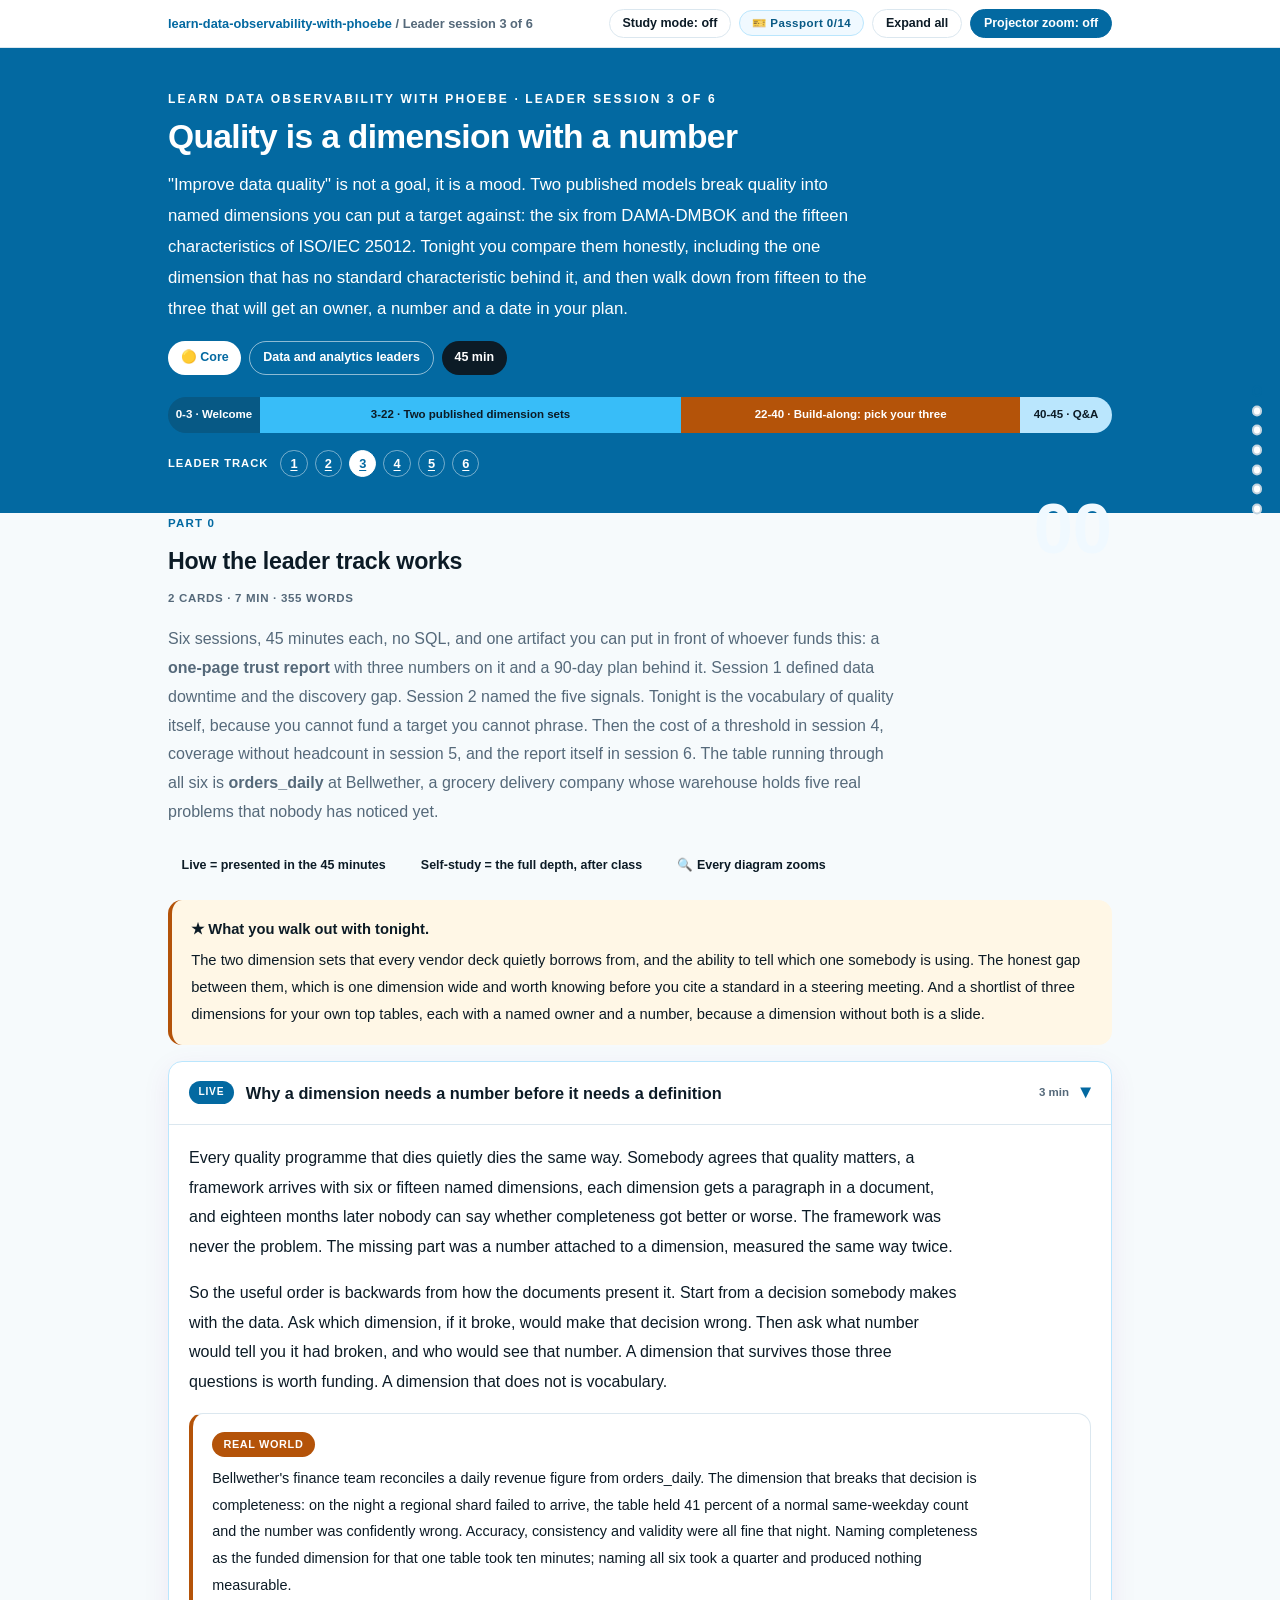
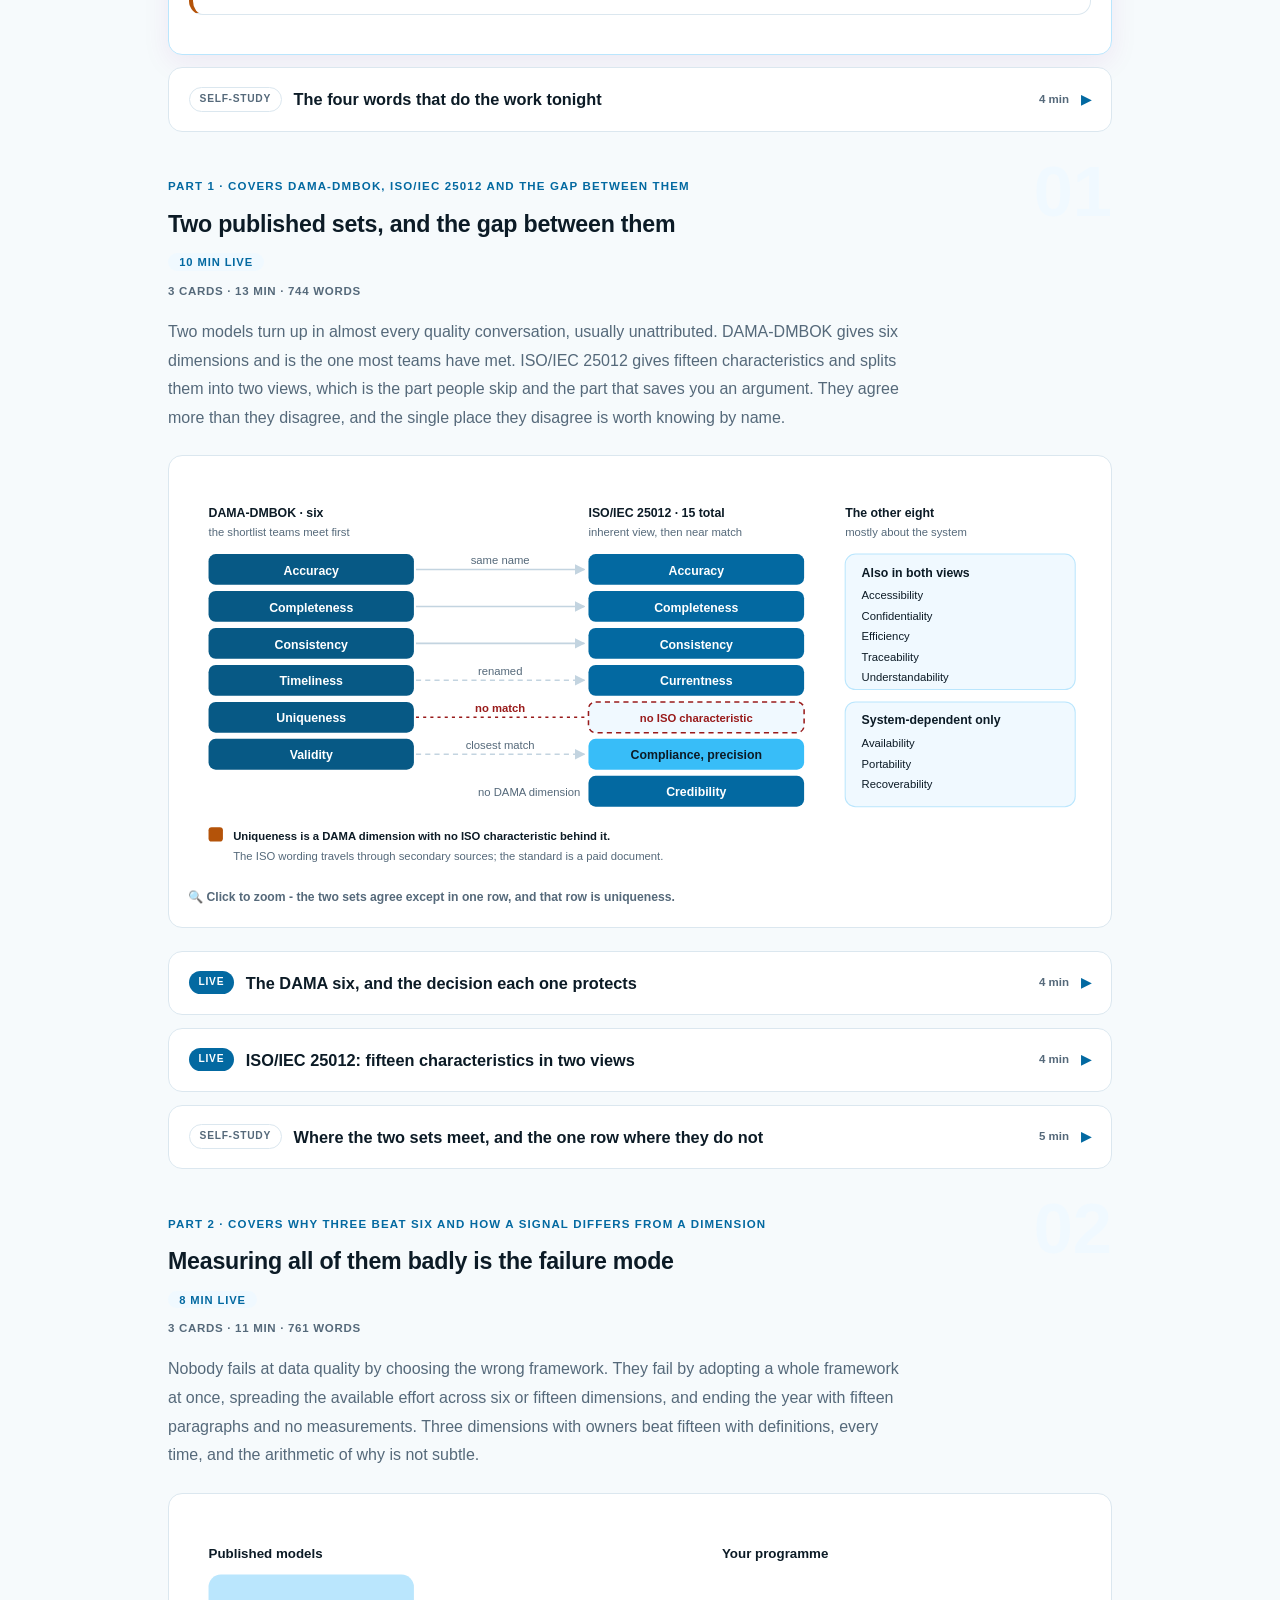
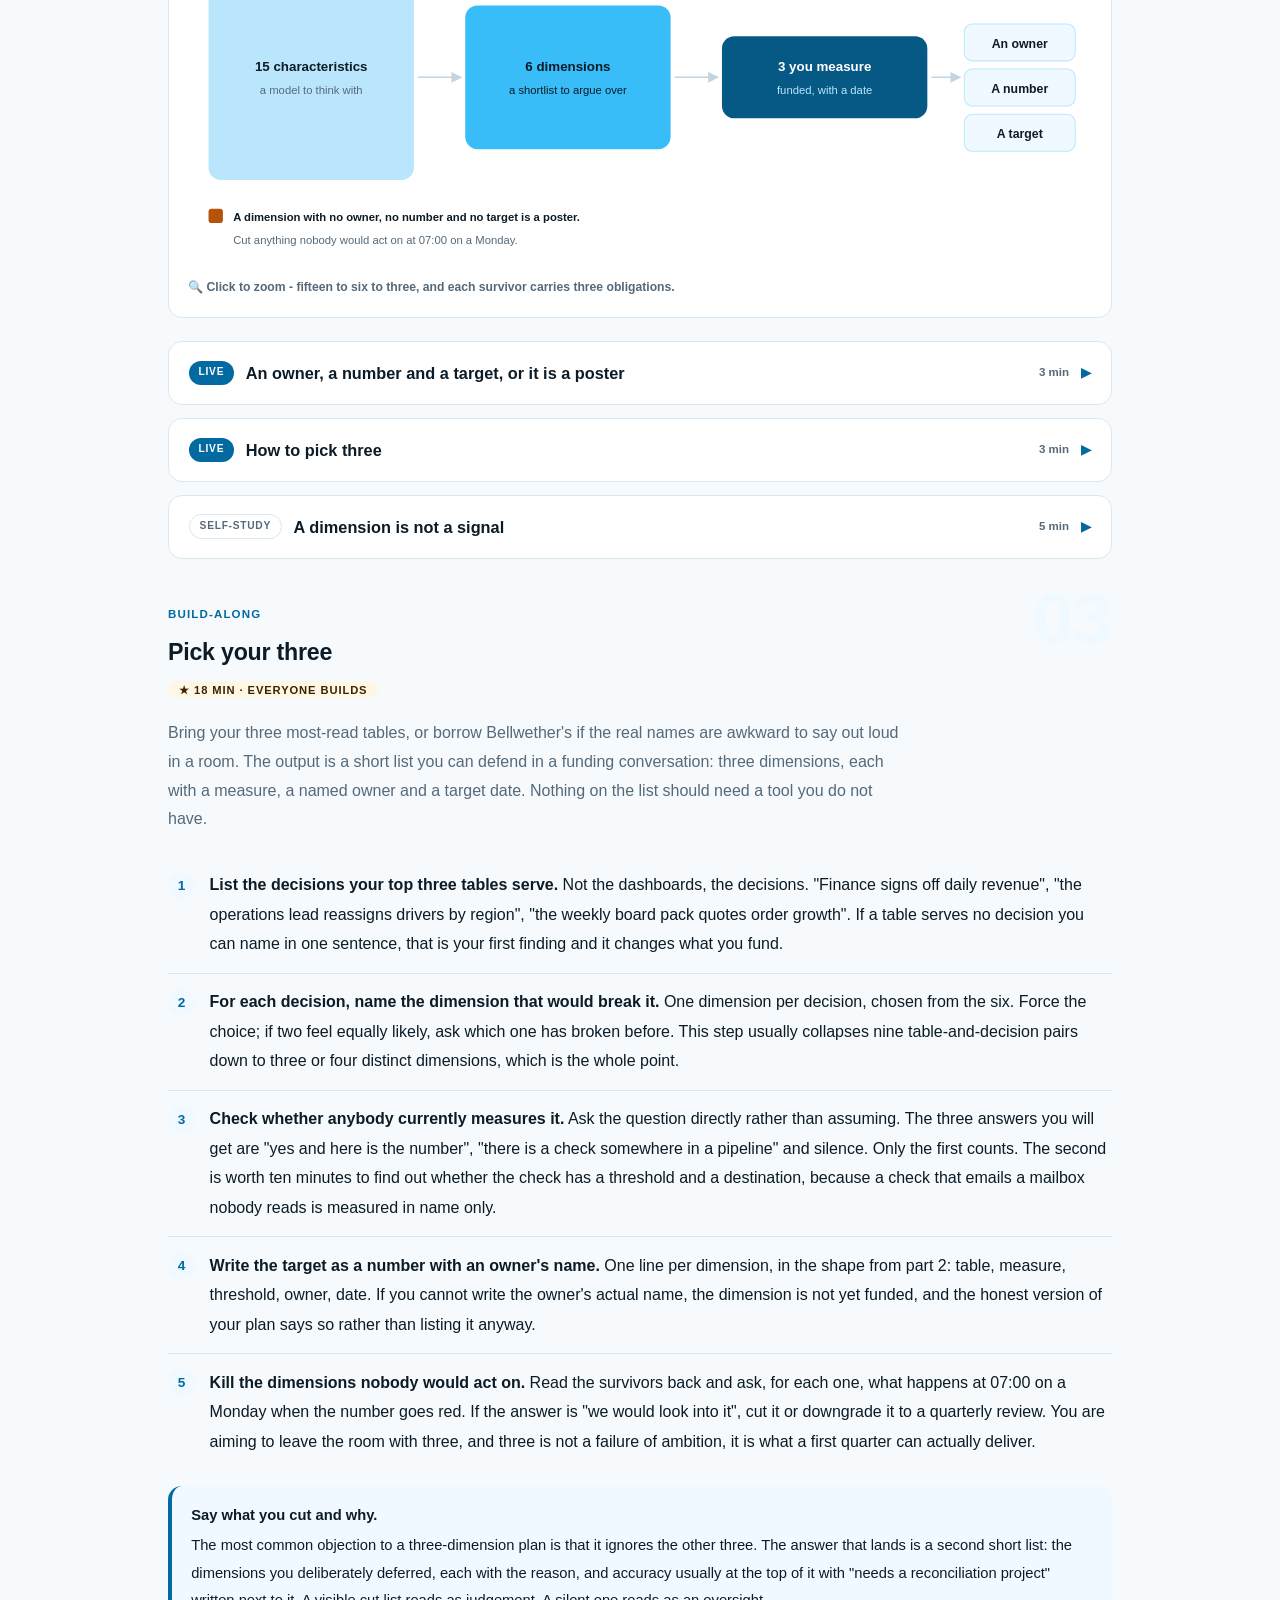
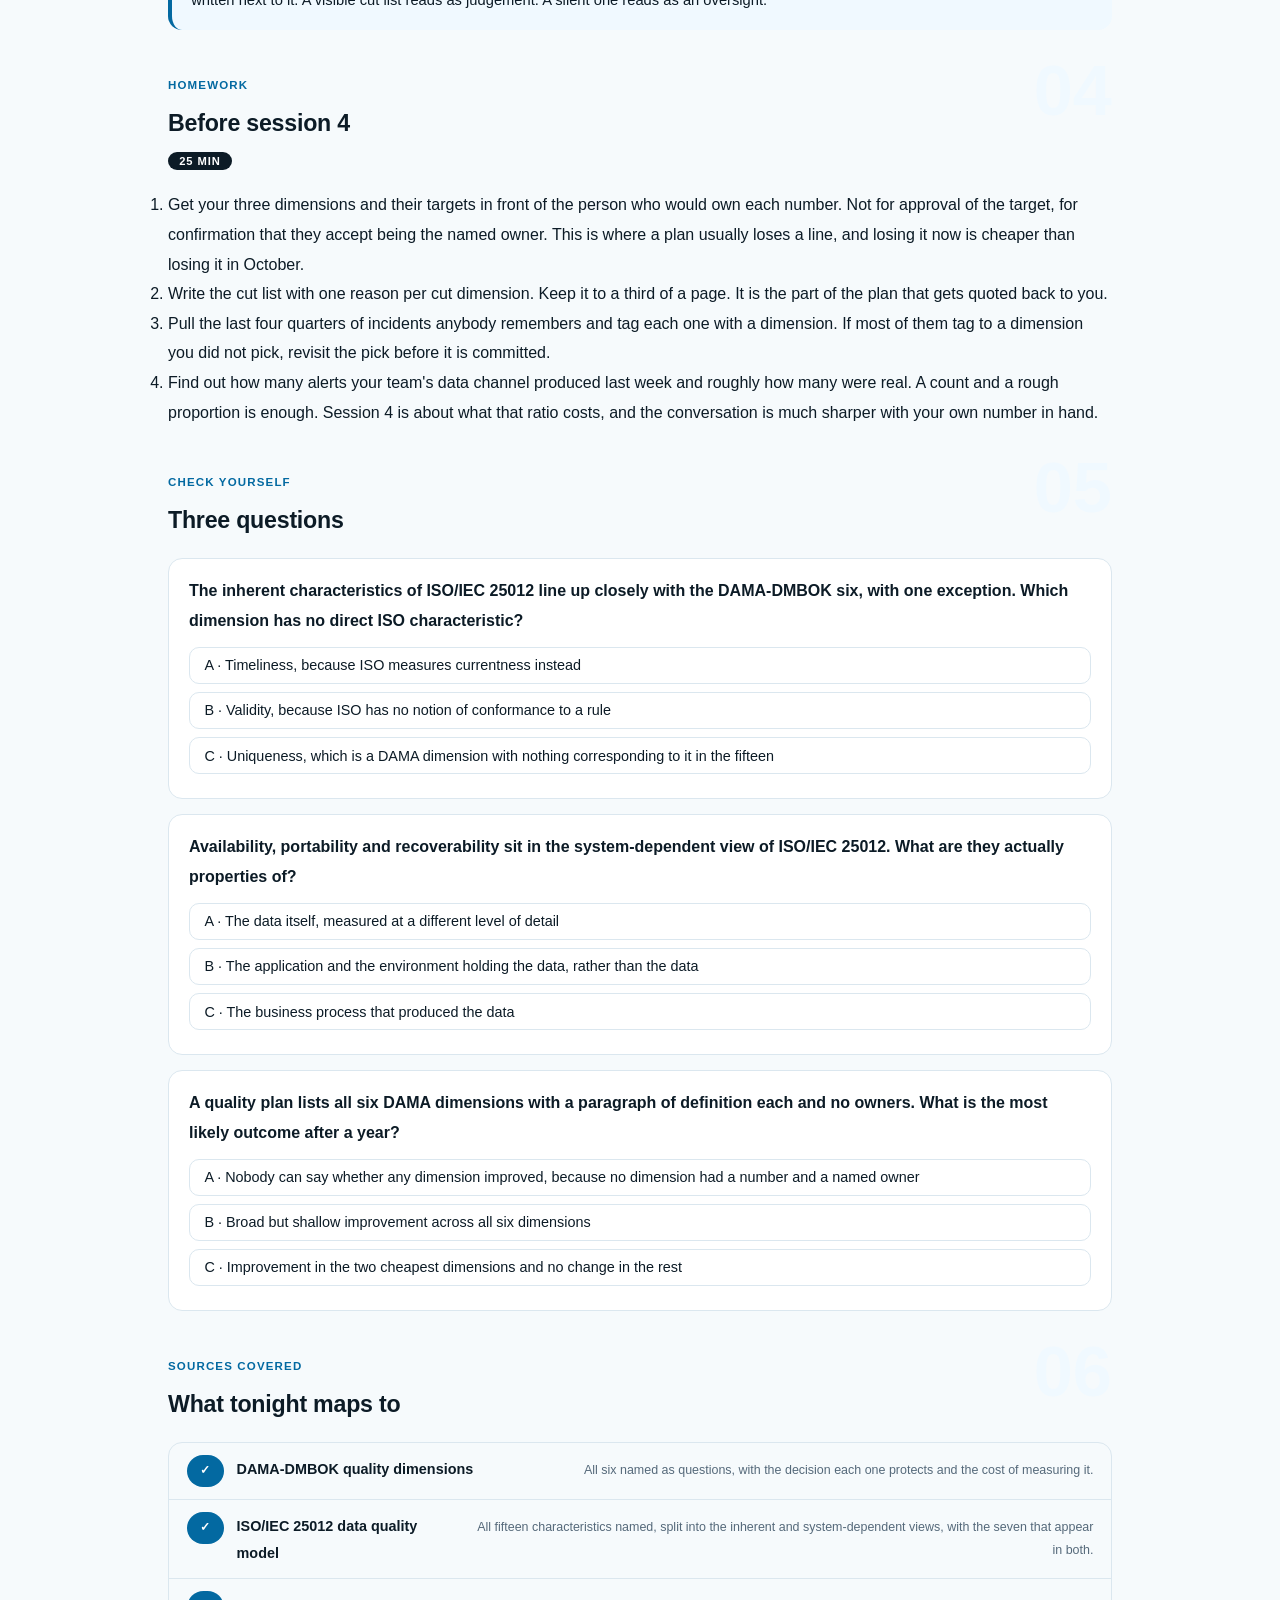
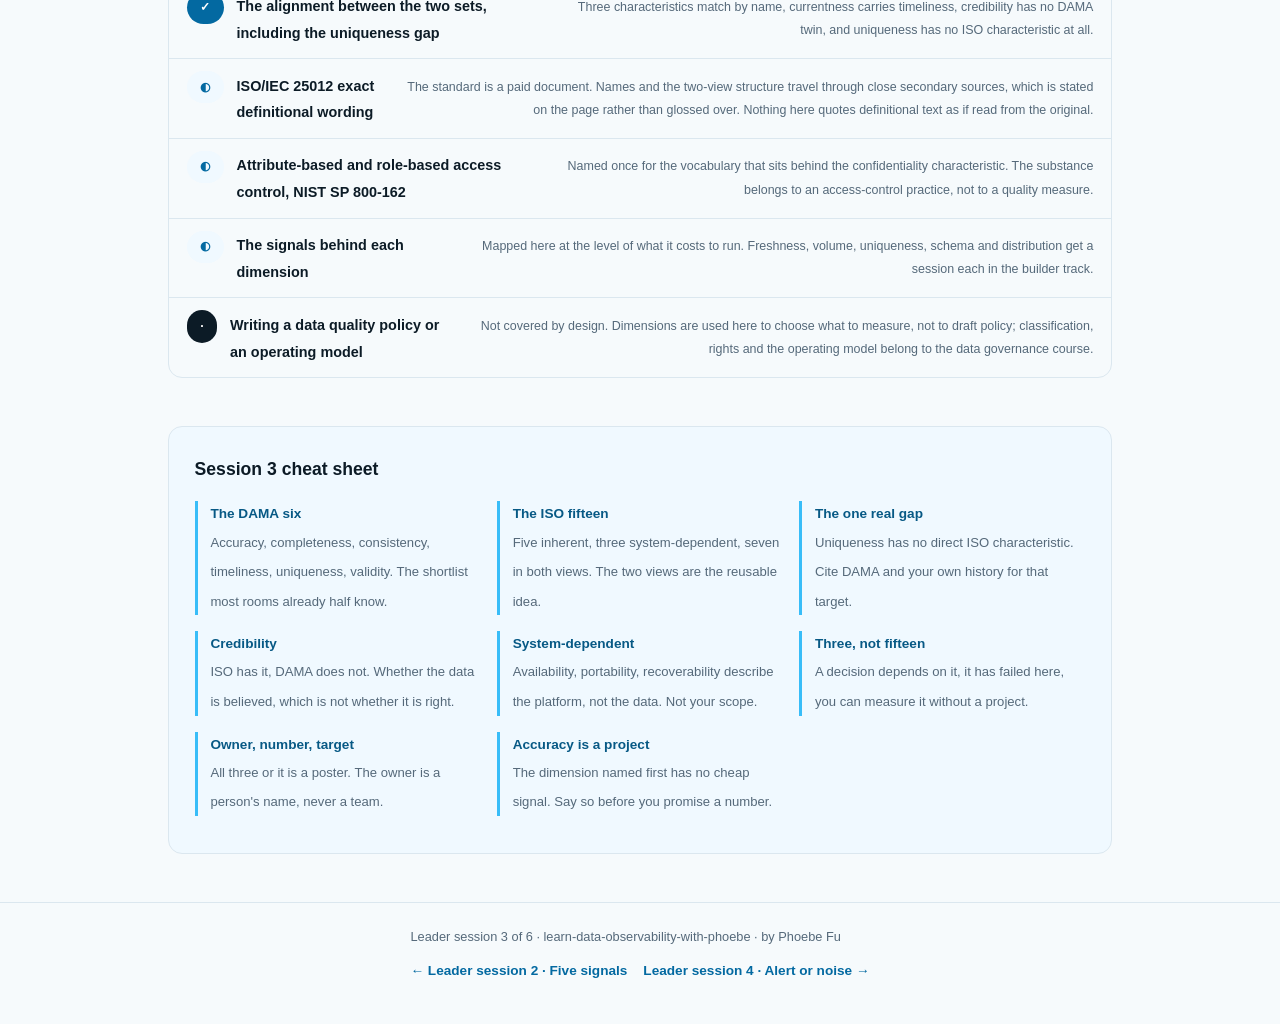
<file: courses/a3-quality-dimensions.html>
<!DOCTYPE html>
<html lang="en">
<head>
<meta charset="UTF-8">
<meta name="viewport" content="width=device-width, initial-scale=1.0">
<!-- social:start -->
<meta name="description" content="Leader session 3 of 6. The DAMA-DMBOK six against the fifteen characteristics of ISO/IEC 25012, where the two sets line up, the one dimension that has no standard behind it, and how to get from fifteen to the three you will actually fund.">
<meta property="og:type" content="article">
<meta property="og:site_name" content="Learn with Phoebe">
<meta property="og:title" content="Quality is a dimension with a number - learn data observability with phoebe">
<meta property="og:description" content="Leader session 3 of 6. Two published dimension sets, the gap between them, and the three dimensions worth an owner and a target.">
<meta property="og:url" content="https://phoebefu6.github.io/learn-data-observability-with-phoebe/courses/a3-quality-dimensions.html">
<meta property="og:image" content="https://phoebefu6.github.io/learn-data-observability-with-phoebe/assets/og-cover.png">
<meta property="og:image:width" content="1200">
<meta property="og:image:height" content="630">
<meta name="twitter:card" content="summary_large_image">
<meta name="twitter:title" content="Quality is a dimension with a number - learn data observability with phoebe">
<meta name="twitter:description" content="Fifteen characteristics, six dimensions, three you can defend. Each survivor needs an owner, a number and a target.">
<meta name="twitter:image" content="https://phoebefu6.github.io/learn-data-observability-with-phoebe/assets/og-cover.png">
<!-- social:end -->
<title>Leader session 3 · Quality is a dimension with a number - learn data observability with phoebe</title>
<link rel="stylesheet" href="../assets/style.css?v=25">
</head>
<body>

<div class="toolbar">
  <div class="wrap">
    <span class="crumb"><a href="../index.html">learn-data-observability-with-phoebe</a> / Leader session 3 of 6</span>
    <button class="btn" id="toggle-all" type="button">Expand all</button>
    <button class="btn primary" id="zoom-toggle" type="button">Projector zoom: off</button>
  </div>
</div>

<header class="masthead">
  <div class="wrap">
    <div class="eyebrow">Learn Data Observability with Phoebe · Leader session 3 of 6</div>
    <h1>Quality is a dimension with a <span class="accent">number</span></h1>
    <p class="sub">"Improve data quality" is not a goal, it is a mood. Two published models break quality into named dimensions you can put a target against: the six from DAMA-DMBOK and the fifteen characteristics of ISO/IEC 25012. Tonight you compare them honestly, including the one dimension that has no standard characteristic behind it, and then walk down from fifteen to the three that will get an owner, a number and a date in your plan.</p>
    <div class="chip-row">
      <span class="chip level">🟡 Core</span>
      <span class="chip audience">Data and analytics leaders</span>
      <span class="chip time">45 min</span>
    </div>
    <div class="agenda">
      <span class="a1" style="flex:1">0-3 · Welcome</span>
      <span class="a2" style="flex:5">3-22 · Two published dimension sets</span>
      <span class="a3" style="flex:4">22-40 · Build-along: pick your three</span>
      <span class="a4" style="flex:1">40-45 · Q&amp;A</span>
    </div>
  </div>
</header>

<main class="wrap">

  <!-- ============ INTRO ============ -->
  <section class="section" id="intro">
    <div class="section-kicker">
      <span class="klabel">Part 0</span>
      <h2>How the leader track works</h2>
    </div>
    <p class="lede">Six sessions, 45 minutes each, no SQL, and one artifact you can put in front of whoever funds this: a <strong>one-page trust report</strong> with three numbers on it and a 90-day plan behind it. Session 1 defined data downtime and the discovery gap. Session 2 named the five signals. Tonight is the vocabulary of quality itself, because you cannot fund a target you cannot phrase. Then the cost of a threshold in session 4, coverage without headcount in session 5, and the report itself in session 6. The table running through all six is <strong>orders_daily</strong> at Bellwether, a grocery delivery company whose warehouse holds five real problems that nobody has noticed yet.</p>

    <div class="legend">
      <span class="pill">Live = presented in the 45 minutes</span>
      <span class="pill">Self-study = the full depth, after class</span>
      <span class="pill">🔍 Every diagram zooms</span>
    </div>

    <div class="callout win">
      <p><strong>★ What you walk out with tonight.</strong> The two dimension sets that every vendor deck quietly borrows from, and the ability to tell which one somebody is using. The honest gap between them, which is one dimension wide and worth knowing before you cite a standard in a steering meeting. And a shortlist of three dimensions for your own top tables, each with a named owner and a number, because a dimension without both is a slide.</p>
    </div>

    <details class="card" open>
      <summary><span class="mode live">Live</span>Why a dimension needs a number before it needs a definition<span class="mini">3 min</span><span class="caret">▶</span></summary>
      <div class="body">
        <p>Every quality programme that dies quietly dies the same way. Somebody agrees that quality matters, a framework arrives with six or fifteen named dimensions, each dimension gets a paragraph in a document, and eighteen months later nobody can say whether completeness got better or worse. The framework was never the problem. The missing part was a number attached to a dimension, measured the same way twice.</p>
        <p>So the useful order is backwards from how the documents present it. Start from a decision somebody makes with the data. Ask which dimension, if it broke, would make that decision wrong. Then ask what number would tell you it had broken, and who would see that number. A dimension that survives those three questions is worth funding. A dimension that does not is vocabulary.</p>
        <div class="callout example">
          <span class="ex-pill">Real world</span>
          <p>Bellwether's finance team reconciles a daily revenue figure from orders_daily. The dimension that breaks that decision is completeness: on the night a regional shard failed to arrive, the table held 41 percent of a normal same-weekday count and the number was confidently wrong. Accuracy, consistency and validity were all fine that night. Naming completeness as the funded dimension for that one table took ten minutes; naming all six took a quarter and produced nothing measurable.</p>
        </div>
      </div>
    </details>

    <details class="card">
      <summary><span class="mode self">Self-study</span>The four words that do the work tonight<span class="mini">4 min</span><span class="caret">▶</span></summary>
      <div class="body">
        <ul>
          <li><strong>Dimension</strong> - a named aspect of what "good" means for a dataset. Completeness, timeliness, uniqueness. It is a definition, not a measurement, and on its own it changes nothing.</li>
          <li><strong>Measure</strong> - the number that expresses a dimension for one dataset. Null rate on customer_id, minutes past the promised load time, duplicate rate on the order key. One dimension can have several measures, and picking one is a decision somebody has to make and write down.</li>
          <li><strong>Target</strong> - the value of the measure you are committing to, with a date and an owner. "Under 1 percent by 31 October, owned by Priya." Without all three parts it is an aspiration.</li>
          <li><strong>Signal</strong> - what gets monitored continuously so that a change is noticed within hours rather than at quarter end. Signals and dimensions are related but they are not the same list, and part 2 is about the difference.</li>
        </ul>
      </div>
    </details>
  </section>

  <!-- ============ PART 1 ============ -->
  <section class="section" id="part-1">
    <div class="section-kicker">
      <span class="klabel">Part 1 · covers DAMA-DMBOK, ISO/IEC 25012 and the gap between them</span>
      <h2>Two published sets, and the gap between them</h2>
      <span class="tag concept">10 min live</span>
    </div>
    <p class="lede">Two models turn up in almost every quality conversation, usually unattributed. DAMA-DMBOK gives six dimensions and is the one most teams have met. ISO/IEC 25012 gives fifteen characteristics and splits them into two views, which is the part people skip and the part that saves you an argument. They agree more than they disagree, and the single place they disagree is worth knowing by name.</p>

    <figure class="zoomable">
      <svg viewBox="0 0 880 390" xmlns="http://www.w3.org/2000/svg" role="img" aria-label="The six DAMA-DMBOK dimensions in a left column, connected to the closest ISO/IEC 25012 characteristics in a middle column. Accuracy, completeness and consistency match by name, timeliness matches currentness, validity is closest to compliance and precision, and uniqueness faces an empty box because no ISO characteristic corresponds to it. Credibility has no DAMA equivalent. A right column holds the remaining eight characteristics, which describe the system around the data.">
        <style>
          .a3aT { font: 800 12px Inter, sans-serif; fill: #fff; }
          .a3aH { font: 800 12px Inter, sans-serif; fill: #0C1B26; }
          .a3aI { font: 700 12px Inter, sans-serif; fill: #0C1B26; }
          .a3aB { font: 400 11px Inter, sans-serif; fill: #0C1B26; }
          .a3aM { font: 400 11px Inter, sans-serif; fill: #55697A; }
          .a3aR { font: 700 11px Inter, sans-serif; fill: #991B1B; }
          .a3aN { font: 700 11px Inter, sans-serif; fill: #0C1B26; }
        </style>
        <defs>
          <marker id="a3aAr" viewBox="0 0 10 10" refX="9" refY="5" markerWidth="7" markerHeight="7" orient="auto">
            <path d="M0,0 L10,5 L0,10 z" fill="#C3D4E0"></path>
          </marker>
        </defs>

        <text class="a3aH" x="20" y="40">DAMA-DMBOK · six</text>
        <text class="a3aM" x="20" y="58">the shortlist teams meet first</text>
        <text class="a3aH" x="390" y="40">ISO/IEC 25012 · 15 total</text>
        <text class="a3aM" x="390" y="58">inherent view, then near match</text>
        <text class="a3aH" x="640" y="40">The other eight</text>
        <text class="a3aM" x="640" y="58">mostly about the system</text>

        <rect x="20" y="76" width="200" height="30" rx="7" fill="#075985"></rect>
        <text class="a3aT" x="120" y="96" text-anchor="middle">Accuracy</text>
        <rect x="20" y="112" width="200" height="30" rx="7" fill="#075985"></rect>
        <text class="a3aT" x="120" y="132" text-anchor="middle">Completeness</text>
        <rect x="20" y="148" width="200" height="30" rx="7" fill="#075985"></rect>
        <text class="a3aT" x="120" y="168" text-anchor="middle">Consistency</text>
        <rect x="20" y="184" width="200" height="30" rx="7" fill="#075985"></rect>
        <text class="a3aT" x="120" y="204" text-anchor="middle">Timeliness</text>
        <rect x="20" y="220" width="200" height="30" rx="7" fill="#075985"></rect>
        <text class="a3aT" x="120" y="240" text-anchor="middle">Uniqueness</text>
        <rect x="20" y="256" width="200" height="30" rx="7" fill="#075985"></rect>
        <text class="a3aT" x="120" y="276" text-anchor="middle">Validity</text>

        <line x1="222" y1="91" x2="386" y2="91" stroke="#C3D4E0" stroke-width="1.5" marker-end="url(#a3aAr)"></line>
        <line x1="222" y1="127" x2="386" y2="127" stroke="#C3D4E0" stroke-width="1.5" marker-end="url(#a3aAr)"></line>
        <line x1="222" y1="163" x2="386" y2="163" stroke="#C3D4E0" stroke-width="1.5" marker-end="url(#a3aAr)"></line>
        <text class="a3aM" x="304" y="86" text-anchor="middle">same name</text>

        <line x1="222" y1="199" x2="386" y2="199" stroke="#C3D4E0" stroke-width="1.5" stroke-dasharray="5 4" marker-end="url(#a3aAr)"></line>
        <text class="a3aM" x="304" y="194" text-anchor="middle">renamed</text>

        <line x1="222" y1="235" x2="386" y2="235" stroke="#991B1B" stroke-width="1.5" stroke-dasharray="3 4"></line>
        <text class="a3aR" x="304" y="230" text-anchor="middle">no match</text>

        <line x1="222" y1="271" x2="386" y2="271" stroke="#C3D4E0" stroke-width="1.5" stroke-dasharray="5 4" marker-end="url(#a3aAr)"></line>
        <text class="a3aM" x="304" y="266" text-anchor="middle">closest match</text>

        <rect x="390" y="76" width="210" height="30" rx="7" fill="#0369A1"></rect>
        <text class="a3aT" x="495" y="96" text-anchor="middle">Accuracy</text>
        <rect x="390" y="112" width="210" height="30" rx="7" fill="#0369A1"></rect>
        <text class="a3aT" x="495" y="132" text-anchor="middle">Completeness</text>
        <rect x="390" y="148" width="210" height="30" rx="7" fill="#0369A1"></rect>
        <text class="a3aT" x="495" y="168" text-anchor="middle">Consistency</text>
        <rect x="390" y="184" width="210" height="30" rx="7" fill="#0369A1"></rect>
        <text class="a3aT" x="495" y="204" text-anchor="middle">Currentness</text>
        <rect x="390" y="220" width="210" height="30" rx="7" fill="#F0F9FF" stroke="#991B1B" stroke-width="1.5" stroke-dasharray="5 4"></rect>
        <text class="a3aR" x="495" y="240" text-anchor="middle">no ISO characteristic</text>
        <rect x="390" y="256" width="210" height="30" rx="7" fill="#38BDF8"></rect>
        <text class="a3aI" x="495" y="276" text-anchor="middle">Compliance, precision</text>
        <rect x="390" y="292" width="210" height="30" rx="7" fill="#0369A1"></rect>
        <text class="a3aT" x="495" y="312" text-anchor="middle">Credibility</text>
        <text class="a3aM" x="382" y="312" text-anchor="end">no DAMA dimension</text>

        <rect x="640" y="76" width="224" height="132" rx="10" fill="#F0F9FF" stroke="#BAE6FD"></rect>
        <text class="a3aI" x="656" y="98">Also in both views</text>
        <text class="a3aB" x="656" y="120">Accessibility</text>
        <text class="a3aB" x="656" y="140">Confidentiality</text>
        <text class="a3aB" x="656" y="160">Efficiency</text>
        <text class="a3aB" x="656" y="180">Traceability</text>
        <text class="a3aB" x="656" y="200">Understandability</text>

        <rect x="640" y="220" width="224" height="102" rx="10" fill="#F0F9FF" stroke="#BAE6FD"></rect>
        <text class="a3aI" x="656" y="242">System-dependent only</text>
        <text class="a3aB" x="656" y="264">Availability</text>
        <text class="a3aB" x="656" y="284">Portability</text>
        <text class="a3aB" x="656" y="304">Recoverability</text>

        <rect x="20" y="342" width="14" height="14" rx="3" fill="#B45309"></rect>
        <text class="a3aN" x="44" y="354">Uniqueness is a DAMA dimension with no ISO characteristic behind it.</text>
        <text class="a3aM" x="44" y="374">The ISO wording travels through secondary sources; the standard is a paid document.</text>
      </svg>
      <figcaption>🔍 Click to zoom - the two sets agree except in one row, and that row is uniqueness.</figcaption>
    </figure>

    <details class="card">
      <summary><span class="mode live">Live</span>The DAMA six, and the decision each one protects<span class="mini">4 min</span><span class="caret">▶</span></summary>
      <div class="body">
        <p>Six dimensions, six different questions. The reason to learn them as questions rather than as definitions is that the question tells you who complains when it breaks, and that is the person who will pay for the fix.</p>
        <table class="clean">
          <thead>
            <tr><th>Dimension</th><th>The question it asks</th><th>What it looks like when it breaks</th></tr>
          </thead>
          <tbody>
            <tr><td>Accuracy</td><td>Does the value match the real thing it describes?</td><td>A delivery address that never existed</td></tr>
            <tr><td>Completeness</td><td>Are the values that should be there present?</td><td>customer_id null on one row in nine</td></tr>
            <tr><td>Consistency</td><td>Do two places holding the same fact agree?</td><td>The warehouse shows 11,540 orders, the ordering system 11,903</td></tr>
            <tr><td>Timeliness</td><td>Did it arrive in time to be used?</td><td>The table landed at 09:50 against an 06:00 promise</td></tr>
            <tr><td>Uniqueness</td><td>Is each real thing represented once?</td><td>One order counted twice after a merge key changed</td></tr>
            <tr><td>Validity</td><td>Does the value conform to its own rules?</td><td>A postcode with a letter where a digit belongs</td></tr>
          </tbody>
        </table>
        <p>Notice how differently the six behave in practice. Timeliness, completeness and uniqueness have cheap numbers behind them that a warehouse can produce every fifteen minutes. Accuracy usually needs a second system to compare against, which is a project rather than a monitor. That difference matters more to a budget than any definition does.</p>
      </div>
    </details>

    <details class="card">
      <summary><span class="mode live">Live</span>ISO/IEC 25012: fifteen characteristics in two views<span class="mini">4 min</span><span class="caret">▶</span></summary>
      <div class="body">
        <p>The ISO data quality model names fifteen characteristics: accuracy, completeness, consistency, credibility, currentness, accessibility, compliance, confidentiality, efficiency, precision, traceability, understandability, availability, portability and recoverability. The structural idea is the two views. Five of the fifteen sit in the <strong>inherent</strong> view, meaning they are properties of the data itself. Three sit in the <strong>system-dependent</strong> view, meaning they depend on the technology holding the data. The remaining seven appear in both views, because they can be degraded either by the data or by the system around it.</p>
        <p>A source note worth saying out loud, because somebody will ask where the list came from: the standard itself is a paid document, so the wording of the characteristics as it appears here travels through close secondary summaries rather than the source text. The names and the two-view structure are stable across those summaries. The precise sentences of definition are not something to quote as if read from the original.</p>
        <div class="callout tip">
          <p><strong>The two views are the reusable idea.</strong> Availability, portability and recoverability are not really properties of your data at all, they are properties of the application and the environment holding it. Filing them under "data quality" is how a quality programme ends up owning a backup policy. Keep them named, keep them somebody else's, and the scope of your own programme stays defensible.</p>
        </div>
      </div>
    </details>

    <details class="card">
      <summary><span class="mode self">Self-study</span>Where the two sets meet, and the one row where they do not<span class="mini">5 min</span><span class="caret">▶</span></summary>
      <div class="body">
        <p>Line the inherent ISO characteristics up against the DAMA six and the alignment is close. Accuracy, completeness and consistency carry the same name in both. DAMA's timeliness is ISO's currentness, the same question with a different label. DAMA's validity sits closest to compliance and precision, which ISO files in the both-views group rather than as a single inherent characteristic. ISO adds credibility, which has no DAMA counterpart and is a genuinely useful idea: how much the data is believed by the people using it, which is not the same as whether it is right.</p>
        <p>And then the gap. <strong>Uniqueness has no direct ISO characteristic.</strong> It is a DAMA dimension with nothing corresponding to it in the fifteen. This is not a trick question or a scoring point, it has two practical consequences worth carrying into a meeting:</p>
        <ul>
          <li><strong>Do not cite a standard for a uniqueness target.</strong> If somebody asks which standard your duplicate-rate commitment comes from, the honest answer is DAMA's dimension set and your own history, not ISO 25012.</li>
          <li><strong>Do not drop uniqueness because a standard omits it.</strong> Duplicate failures are the ones that leave a row count looking healthy while every downstream sum is wrong, which makes them the most expensive class to find late. A gap in a model is not evidence about your data.</li>
          <li><strong>Expect the vendor deck to be a blend.</strong> Most quality tooling markets a list that borrows from both, often with a dimension of its own invention added. Asking which published set a list came from is a fast way to find out how carefully it was assembled.</li>
        </ul>
        <p>One more piece of vocabulary that turns up next to confidentiality, since it is the characteristic most likely to pull a quality conversation sideways. Whether the right people can see the data is an access-control question, and the vocabulary of attributes against roles is set out in NIST SP 800-162. Name it and hand it over, because the substance belongs to an access-control practice rather than to a quality measure.</p>
      </div>
    </details>
  </section>

  <!-- ============ PART 2 ============ -->
  <section class="section" id="part-2">
    <div class="section-kicker">
      <span class="klabel">Part 2 · covers why three beat six and how a signal differs from a dimension</span>
      <h2>Measuring all of them badly is the failure mode</h2>
      <span class="tag concept">8 min live</span>
    </div>
    <p class="lede">Nobody fails at data quality by choosing the wrong framework. They fail by adopting a whole framework at once, spreading the available effort across six or fifteen dimensions, and ending the year with fifteen paragraphs and no measurements. Three dimensions with owners beat fifteen with definitions, every time, and the arithmetic of why is not subtle.</p>

    <figure class="zoomable">
      <svg viewBox="0 0 880 344" xmlns="http://www.w3.org/2000/svg" role="img" aria-label="A funnel from fifteen ISO characteristics, to the six DAMA dimensions, to the three dimensions you will actually measure. Each survivor carries three requirements shown as chips: an owner, a number and a target.">
        <style>
          .a3bT { font: 800 13px Inter, sans-serif; fill: #fff; }
          .a3bH { font: 800 13px Inter, sans-serif; fill: #0C1B26; }
          .a3bI { font: 700 12px Inter, sans-serif; fill: #0C1B26; }
          .a3bB { font: 400 11px Inter, sans-serif; fill: #0C1B26; }
          .a3bM { font: 400 11px Inter, sans-serif; fill: #55697A; }
          .a3bW { font: 400 11px Inter, sans-serif; fill: #BAE6FD; }
          .a3bN { font: 700 11px Inter, sans-serif; fill: #0C1B26; }
        </style>
        <defs>
          <marker id="a3bAr" viewBox="0 0 10 10" refX="9" refY="5" markerWidth="7" markerHeight="7" orient="auto">
            <path d="M0,0 L10,5 L0,10 z" fill="#C3D4E0"></path>
          </marker>
        </defs>

        <text class="a3bH" x="20" y="44">Published models</text>
        <text class="a3bH" x="520" y="44">Your programme</text>

        <rect x="20" y="60" width="200" height="200" rx="12" fill="#BAE6FD"></rect>
        <text class="a3bH" x="120" y="154" text-anchor="middle">15 characteristics</text>
        <text class="a3bM" x="120" y="176" text-anchor="middle">a model to think with</text>

        <rect x="270" y="90" width="200" height="140" rx="12" fill="#38BDF8"></rect>
        <text class="a3bH" x="370" y="154" text-anchor="middle">6 dimensions</text>
        <text class="a3bB" x="370" y="176" text-anchor="middle">a shortlist to argue over</text>

        <rect x="520" y="120" width="200" height="80" rx="12" fill="#075985"></rect>
        <text class="a3bT" x="620" y="154" text-anchor="middle">3 you measure</text>
        <text class="a3bW" x="620" y="176" text-anchor="middle">funded, with a date</text>

        <line x1="224" y1="160" x2="266" y2="160" stroke="#C3D4E0" stroke-width="1.5" marker-end="url(#a3bAr)"></line>
        <line x1="474" y1="160" x2="516" y2="160" stroke="#C3D4E0" stroke-width="1.5" marker-end="url(#a3bAr)"></line>
        <line x1="724" y1="160" x2="752" y2="160" stroke="#C3D4E0" stroke-width="1.5" marker-end="url(#a3bAr)"></line>

        <rect x="756" y="108" width="108" height="36" rx="8" fill="#F0F9FF" stroke="#BAE6FD"></rect>
        <text class="a3bI" x="810" y="131" text-anchor="middle">An owner</text>
        <rect x="756" y="152" width="108" height="36" rx="8" fill="#F0F9FF" stroke="#BAE6FD"></rect>
        <text class="a3bI" x="810" y="175" text-anchor="middle">A number</text>
        <rect x="756" y="196" width="108" height="36" rx="8" fill="#F0F9FF" stroke="#BAE6FD"></rect>
        <text class="a3bI" x="810" y="219" text-anchor="middle">A target</text>

        <rect x="20" y="288" width="14" height="14" rx="3" fill="#B45309"></rect>
        <text class="a3bN" x="44" y="300">A dimension with no owner, no number and no target is a poster.</text>
        <text class="a3bM" x="44" y="322">Cut anything nobody would act on at 07:00 on a Monday.</text>
      </svg>
      <figcaption>🔍 Click to zoom - fifteen to six to three, and each survivor carries three obligations.</figcaption>
    </figure>

    <details class="card">
      <summary><span class="mode live">Live</span>An owner, a number and a target, or it is a poster<span class="mini">3 min</span><span class="caret">▶</span></summary>
      <div class="body">
        <p>Three things make a dimension real, and only one of them is technical. The <strong>number</strong> is the measure and its definition, precise enough that two people compute it the same way. The <strong>owner</strong> is a person by name who will be asked about the number, not a team and not a channel. The <strong>target</strong> is the value and the date. Drop the owner and the number drifts. Drop the target and nobody can tell progress from noise. Drop the number and you have a value statement.</p>
        <div class="prompt-box bad">
          <span class="label">✗ Not a commitment</span>
Improve data quality across the analytics estate in H2.
Focus areas: accuracy, completeness, consistency, timeliness,
uniqueness, validity.
        </div>
        <div class="prompt-box good">
          <span class="label">★ A commitment</span>
orders_daily completeness: customer_id null rate under 1 percent,
measured nightly against its own trailing history.
Owner: Priya. Target date: 31 October. Reported monthly with two
other numbers on one page.
        </div>
        <p>The second version is smaller than the first in every respect except one: it can be true or false. That is the property you are buying, and it is the reason a three-dimension plan outruns a six-dimension policy.</p>
      </div>
    </details>

    <details class="card">
      <summary><span class="mode live">Live</span>How to pick three<span class="mini">3 min</span><span class="caret">▶</span></summary>
      <div class="body">
        <p>Three filters, applied in this order, and the order matters because the first is about value and the last is about feasibility. Anything that survives all three is a candidate. Most estates find that four or five dimensions survive and then have to cut, which is a much better conversation than staring at fifteen.</p>
        <ul>
          <li><strong>A business decision depends on it.</strong> Name the decision and the person making it. If the dimension broke, would that decision be wrong in a way somebody would notice and mind? Completeness on a revenue reconciliation qualifies. Portability of the warehouse export does not, for you, tonight.</li>
          <li><strong>It has actually failed here.</strong> Your incident history is the cheapest prioritisation data you own, and it is free. A dimension that broke twice last year is more likely to break again than one that appears in a framework but has never caused a Monday morning.</li>
          <li><strong>You can measure it without a project.</strong> If the measure needs a second source of truth, a data-entry review or a new integration, it is a programme and not a dimension you can commit to this quarter. Accuracy fails this filter more often than any other, which is uncomfortable because it is the one people name first.</li>
        </ul>
        <div class="callout example">
          <span class="ex-pill">Real world</span>
          <p>Bellwether's three came out as timeliness, completeness and uniqueness. Timeliness because a 06:00 promise exists and finance works to it. Completeness because that is the dimension the missing-shard incident broke. Uniqueness because the duplicate failure changed nothing about the row count and was only found when a regional manager queried a number he knew was too high. Accuracy was cut, not because it does not matter, but because measuring it needs a reconciliation against the ordering system that nobody had funded. It went on the plan as a project with a date instead of a target with no method.</p>
        </div>
      </div>
    </details>

    <details class="card">
      <summary><span class="mode self">Self-study</span>A dimension is not a signal<span class="mini">5 min</span><span class="caret">▶</span></summary>
      <div class="body">
        <p>A dimension says what good means. A signal is the thing watched continuously so that a change gets noticed in hours rather than at quarter end. The two lists overlap but they are not the same list, and confusing them produces either monitors nobody asked for or targets nobody can watch.</p>
        <table class="clean">
          <thead>
            <tr><th>Dimension</th><th>The signal you actually watch</th><th>Cost to run</th></tr>
          </thead>
          <tbody>
            <tr><td>Timeliness</td><td>Freshness: minutes past the promised load time</td><td>Cheap, every 15 minutes</td></tr>
            <tr><td>Completeness</td><td>Null rate per column, and volume against the same weekday</td><td>Cheap, one pass a night</td></tr>
            <tr><td>Uniqueness</td><td>Duplicate rate as a percentage, not a pass or fail</td><td>Cheap, one pass a night</td></tr>
            <tr><td>Validity</td><td>Share of rows failing a documented rule</td><td>Moderate, and the rules must exist first</td></tr>
            <tr><td>Consistency</td><td>Your count against the source system's own count</td><td>Moderate, needs access to both</td></tr>
            <tr><td>Accuracy</td><td>No cheap signal. Sampling or reconciliation against reality</td><td>A project, not a monitor</td></tr>
          </tbody>
        </table>
        <p>Two things fall out of that table. The first is that four dimensions have signals your warehouse can produce tonight, and the whole builder track is about turning those into monitors that somebody answers. The second is that accuracy, the dimension every executive names first, has no cheap signal at all. Saying so early is more credible than promising an accuracy number and delivering a completeness one with an accuracy label on it.</p>
        <div class="callout tip">
          <p><strong>The reverse mapping is also worth knowing.</strong> Schema change is a signal with no dimension of its own in either published set. Nothing in the six or the fifteen is called "schema", yet a dropped column is the failure that silently empties a report. Frameworks are carve-ups of a space, not inventories of everything that can go wrong, and the gap between the two is where the interesting incidents live.</p>
        </div>
      </div>
    </details>
  </section>

  <!-- ============ DEMO ============ -->
  <section class="section" id="demo-1">
    <div class="section-kicker">
      <span class="klabel">Build-along</span>
      <h2>Pick your three</h2>
      <span class="tag demo">★ 18 min · everyone builds</span>
    </div>
    <p class="lede">Bring your three most-read tables, or borrow Bellwether's if the real names are awkward to say out loud in a room. The output is a short list you can defend in a funding conversation: three dimensions, each with a measure, a named owner and a target date. Nothing on the list should need a tool you do not have.</p>

    <div class="steps">
      <div class="step">
        <p><strong>List the decisions your top three tables serve.</strong> Not the dashboards, the decisions. "Finance signs off daily revenue", "the operations lead reassigns drivers by region", "the weekly board pack quotes order growth". If a table serves no decision you can name in one sentence, that is your first finding and it changes what you fund.</p>
      </div>
      <div class="step">
        <p><strong>For each decision, name the dimension that would break it.</strong> One dimension per decision, chosen from the six. Force the choice; if two feel equally likely, ask which one has broken before. This step usually collapses nine table-and-decision pairs down to three or four distinct dimensions, which is the whole point.</p>
      </div>
      <div class="step">
        <p><strong>Check whether anybody currently measures it.</strong> Ask the question directly rather than assuming. The three answers you will get are "yes and here is the number", "there is a check somewhere in a pipeline" and silence. Only the first counts. The second is worth ten minutes to find out whether the check has a threshold and a destination, because a check that emails a mailbox nobody reads is measured in name only.</p>
      </div>
      <div class="step">
        <p><strong>Write the target as a number with an owner's name.</strong> One line per dimension, in the shape from part 2: table, measure, threshold, owner, date. If you cannot write the owner's actual name, the dimension is not yet funded, and the honest version of your plan says so rather than listing it anyway.</p>
      </div>
      <div class="step">
        <p><strong>Kill the dimensions nobody would act on.</strong> Read the survivors back and ask, for each one, what happens at 07:00 on a Monday when the number goes red. If the answer is "we would look into it", cut it or downgrade it to a quarterly review. You are aiming to leave the room with three, and three is not a failure of ambition, it is what a first quarter can actually deliver.</p>
      </div>
    </div>

    <div class="callout tip">
      <p><strong>Say what you cut and why.</strong> The most common objection to a three-dimension plan is that it ignores the other three. The answer that lands is a second short list: the dimensions you deliberately deferred, each with the reason, and accuracy usually at the top of it with "needs a reconciliation project" written next to it. A visible cut list reads as judgement. A silent one reads as an oversight.</p>
    </div>
  </section>

  <!-- ============ HOMEWORK ============ -->
  <section class="section" id="exercise">
    <div class="section-kicker">
      <span class="klabel">Homework</span>
      <h2>Before session 4</h2>
      <span class="tag exercise">25 min</span>
    </div>
    <ol>
      <li>Get your three dimensions and their targets in front of the person who would own each number. Not for approval of the target, for confirmation that they accept being the named owner. This is where a plan usually loses a line, and losing it now is cheaper than losing it in October.</li>
      <li>Write the cut list with one reason per cut dimension. Keep it to a third of a page. It is the part of the plan that gets quoted back to you.</li>
      <li>Pull the last four quarters of incidents anybody remembers and tag each one with a dimension. If most of them tag to a dimension you did not pick, revisit the pick before it is committed.</li>
      <li>Find out how many alerts your team's data channel produced last week and roughly how many were real. A count and a rough proportion is enough. Session 4 is about what that ratio costs, and the conversation is much sharper with your own number in hand.</li>
    </ol>
  </section>

  <!-- ============ QUIZ ============ -->
  <section class="section" id="quiz">
    <div class="section-kicker">
      <span class="klabel">Check yourself</span>
      <h2>Three questions</h2>
    </div>

    <div class="quiz-q" data-answer="2">
      <p class="qtext">The inherent characteristics of ISO/IEC 25012 line up closely with the DAMA-DMBOK six, with one exception. Which dimension has no direct ISO characteristic?</p>
      <button class="qopt" type="button">A · Timeliness, because ISO measures currentness instead</button>
      <button class="qopt" type="button">B · Validity, because ISO has no notion of conformance to a rule</button>
      <button class="qopt" type="button">C · Uniqueness, which is a DAMA dimension with nothing corresponding to it in the fifteen</button>
      <p class="qwhy">Timeliness does have a counterpart, currentness, under a different name. Uniqueness is the real gap. Cite DAMA and your own history for a duplicate-rate target, and do not drop the dimension just because one model omits it.</p>
    </div>

    <div class="quiz-q" data-answer="1">
      <p class="qtext">Availability, portability and recoverability sit in the system-dependent view of ISO/IEC 25012. What are they actually properties of?</p>
      <button class="qopt" type="button">A · The data itself, measured at a different level of detail</button>
      <button class="qopt" type="button">B · The application and the environment holding the data, rather than the data</button>
      <button class="qopt" type="button">C · The business process that produced the data</button>
      <p class="qwhy">That is why the two views exist. Treating them as data quality is how a quality programme quietly acquires a backup policy. Name them, keep them somebody else's, and your scope stays defensible.</p>
    </div>

    <div class="quiz-q" data-answer="0">
      <p class="qtext">A quality plan lists all six DAMA dimensions with a paragraph of definition each and no owners. What is the most likely outcome after a year?</p>
      <button class="qopt" type="button">A · Nobody can say whether any dimension improved, because no dimension had a number and a named owner</button>
      <button class="qopt" type="button">B · Broad but shallow improvement across all six dimensions</button>
      <button class="qopt" type="button">C · Improvement in the two cheapest dimensions and no change in the rest</button>
      <p class="qwhy">Definitions do not move numbers. Three dimensions with a measure, an owner and a target outrun six with paragraphs, because only the first shape can be shown to be true or false.</p>
    </div>

    <p class="quiz-score"></p>
  </section>

  <!-- ============ COVERAGE ============ -->
  <section class="section" id="official">
    <div class="section-kicker">
      <span class="klabel">Sources covered</span>
      <h2>What tonight maps to</h2>
    </div>
    <div class="covered">
      <div class="covered-row">
        <span class="status pill solid">✓</span>
        <span class="name">DAMA-DMBOK quality dimensions</span>
        <span class="note">All six named as questions, with the decision each one protects and the cost of measuring it.</span>
      </div>
      <div class="covered-row">
        <span class="status pill solid">✓</span>
        <span class="name">ISO/IEC 25012 data quality model</span>
        <span class="note">All fifteen characteristics named, split into the inherent and system-dependent views, with the seven that appear in both.</span>
      </div>
      <div class="covered-row">
        <span class="status pill solid">✓</span>
        <span class="name">The alignment between the two sets, including the uniqueness gap</span>
        <span class="note">Three characteristics match by name, currentness carries timeliness, credibility has no DAMA twin, and uniqueness has no ISO characteristic at all.</span>
      </div>
      <div class="covered-row">
        <span class="status pill light">◐</span>
        <span class="name">ISO/IEC 25012 exact definitional wording</span>
        <span class="note">The standard is a paid document. Names and the two-view structure travel through close secondary sources, which is stated on the page rather than glossed over. Nothing here quotes definitional text as if read from the original.</span>
      </div>
      <div class="covered-row">
        <span class="status pill light">◐</span>
        <span class="name">Attribute-based and role-based access control, NIST SP 800-162</span>
        <span class="note">Named once for the vocabulary that sits behind the confidentiality characteristic. The substance belongs to an access-control practice, not to a quality measure.</span>
      </div>
      <div class="covered-row">
        <span class="status pill light">◐</span>
        <span class="name">The signals behind each dimension</span>
        <span class="note">Mapped here at the level of what it costs to run. Freshness, volume, uniqueness, schema and distribution get a session each in the builder track.</span>
      </div>
      <div class="covered-row">
        <span class="status pill inkpill">·</span>
        <span class="name">Writing a data quality policy or an operating model</span>
        <span class="note">Not covered by design. Dimensions are used here to choose what to measure, not to draft policy; classification, rights and the operating model belong to the data governance course.</span>
      </div>
    </div>
  </section>

  <!-- ============ CHEAT SHEET ============ -->
  <section class="cheat" id="cheatsheet">
    <h3>Session 3 cheat sheet</h3>
    <div class="grid-2">
      <div class="cheat-item"><b>The DAMA six</b><span>Accuracy, completeness, consistency, timeliness, uniqueness, validity. The shortlist most rooms already half know.</span></div>
      <div class="cheat-item"><b>The ISO fifteen</b><span>Five inherent, three system-dependent, seven in both views. The two views are the reusable idea.</span></div>
      <div class="cheat-item"><b>The one real gap</b><span>Uniqueness has no direct ISO characteristic. Cite DAMA and your own history for that target.</span></div>
      <div class="cheat-item"><b>Credibility</b><span>ISO has it, DAMA does not. Whether the data is believed, which is not whether it is right.</span></div>
      <div class="cheat-item"><b>System-dependent</b><span>Availability, portability, recoverability describe the platform, not the data. Not your scope.</span></div>
      <div class="cheat-item"><b>Three, not fifteen</b><span>A decision depends on it, it has failed here, you can measure it without a project.</span></div>
      <div class="cheat-item"><b>Owner, number, target</b><span>All three or it is a poster. The owner is a person's name, never a team.</span></div>
      <div class="cheat-item"><b>Accuracy is a project</b><span>The dimension named first has no cheap signal. Say so before you promise a number.</span></div>
    </div>
  </section>

</main>

<footer class="pagefoot">
  <div class="wrap">
    <p>Leader session 3 of 6 · learn-data-observability-with-phoebe · by Phoebe Fu</p>
    <nav class="pagenav">
      <a href="a2-five-signals.html">← Leader session 2 · Five signals</a>
      <a href="a4-alert-or-noise.html">Leader session 4 · Alert or noise →</a>
    </nav>
  </div>
</footer>

<script src="../assets/app.js?v=23"></script>
</body>
</html>
</file>
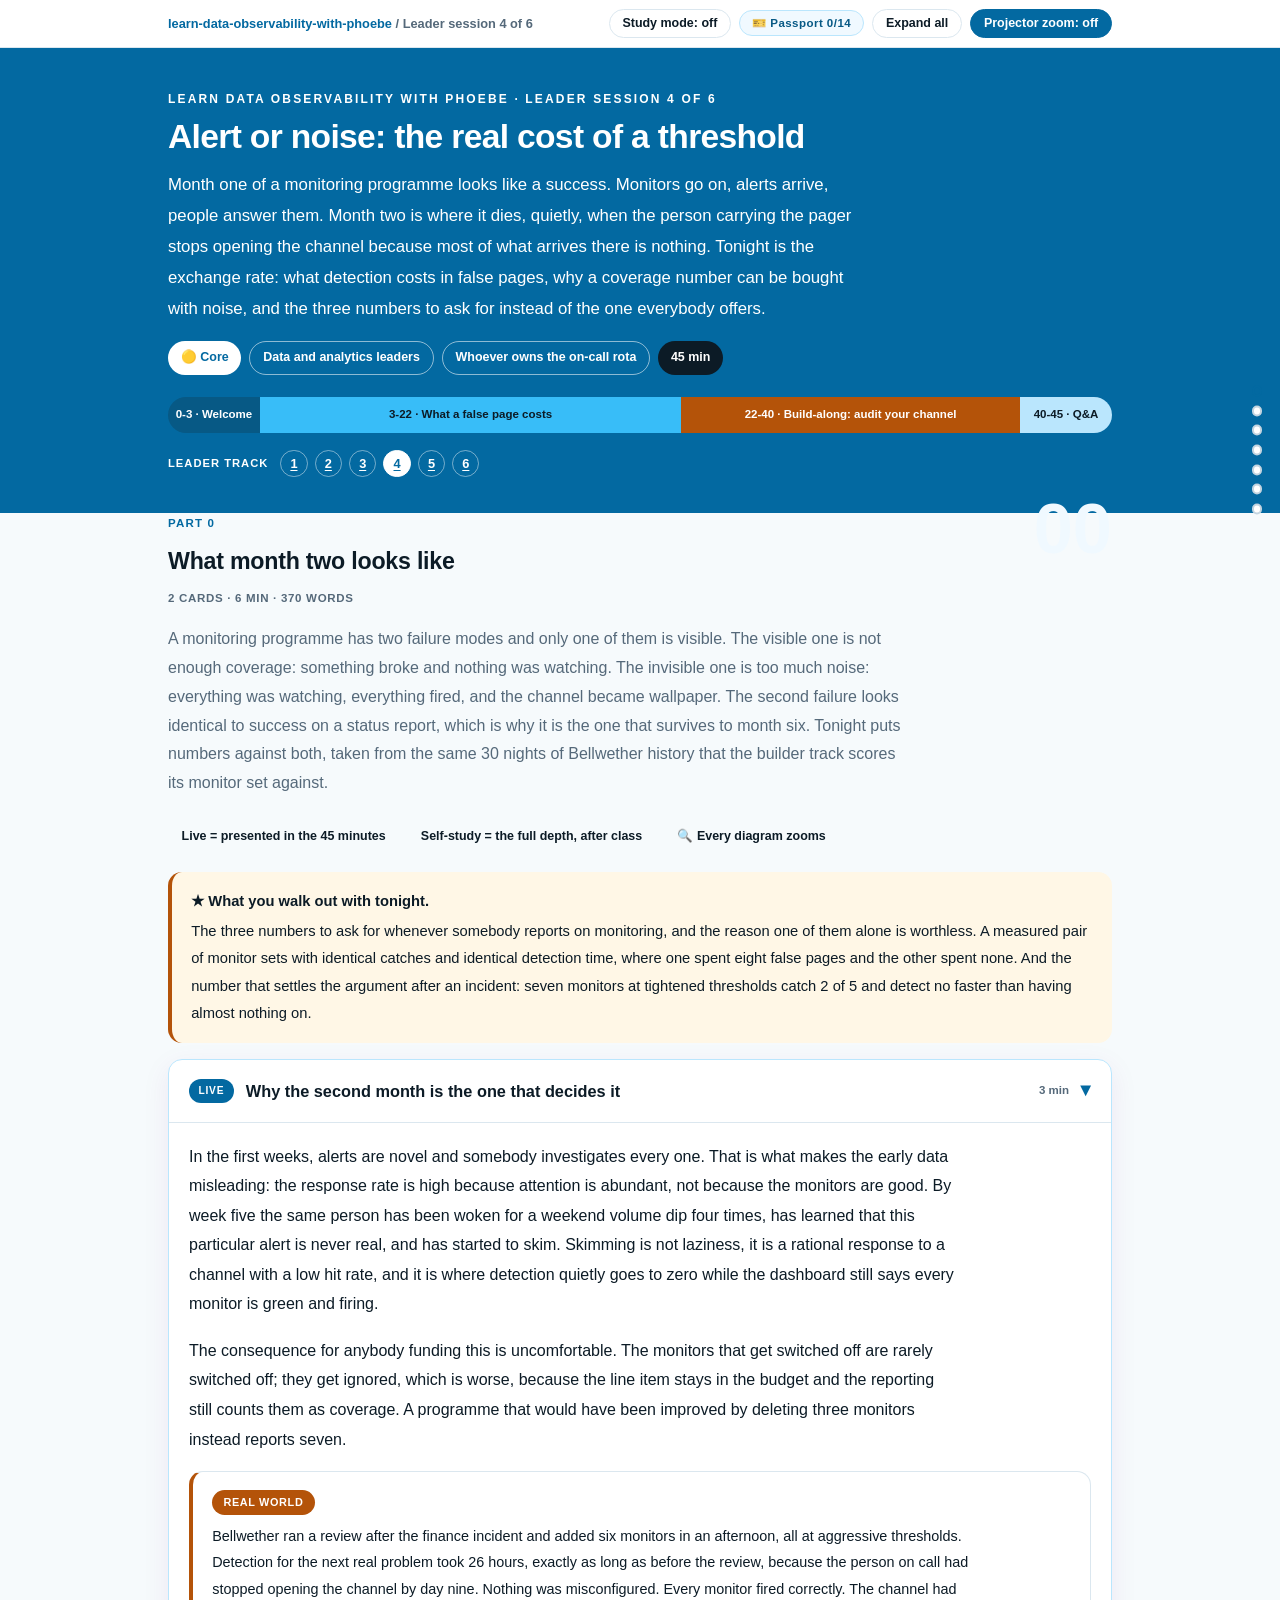
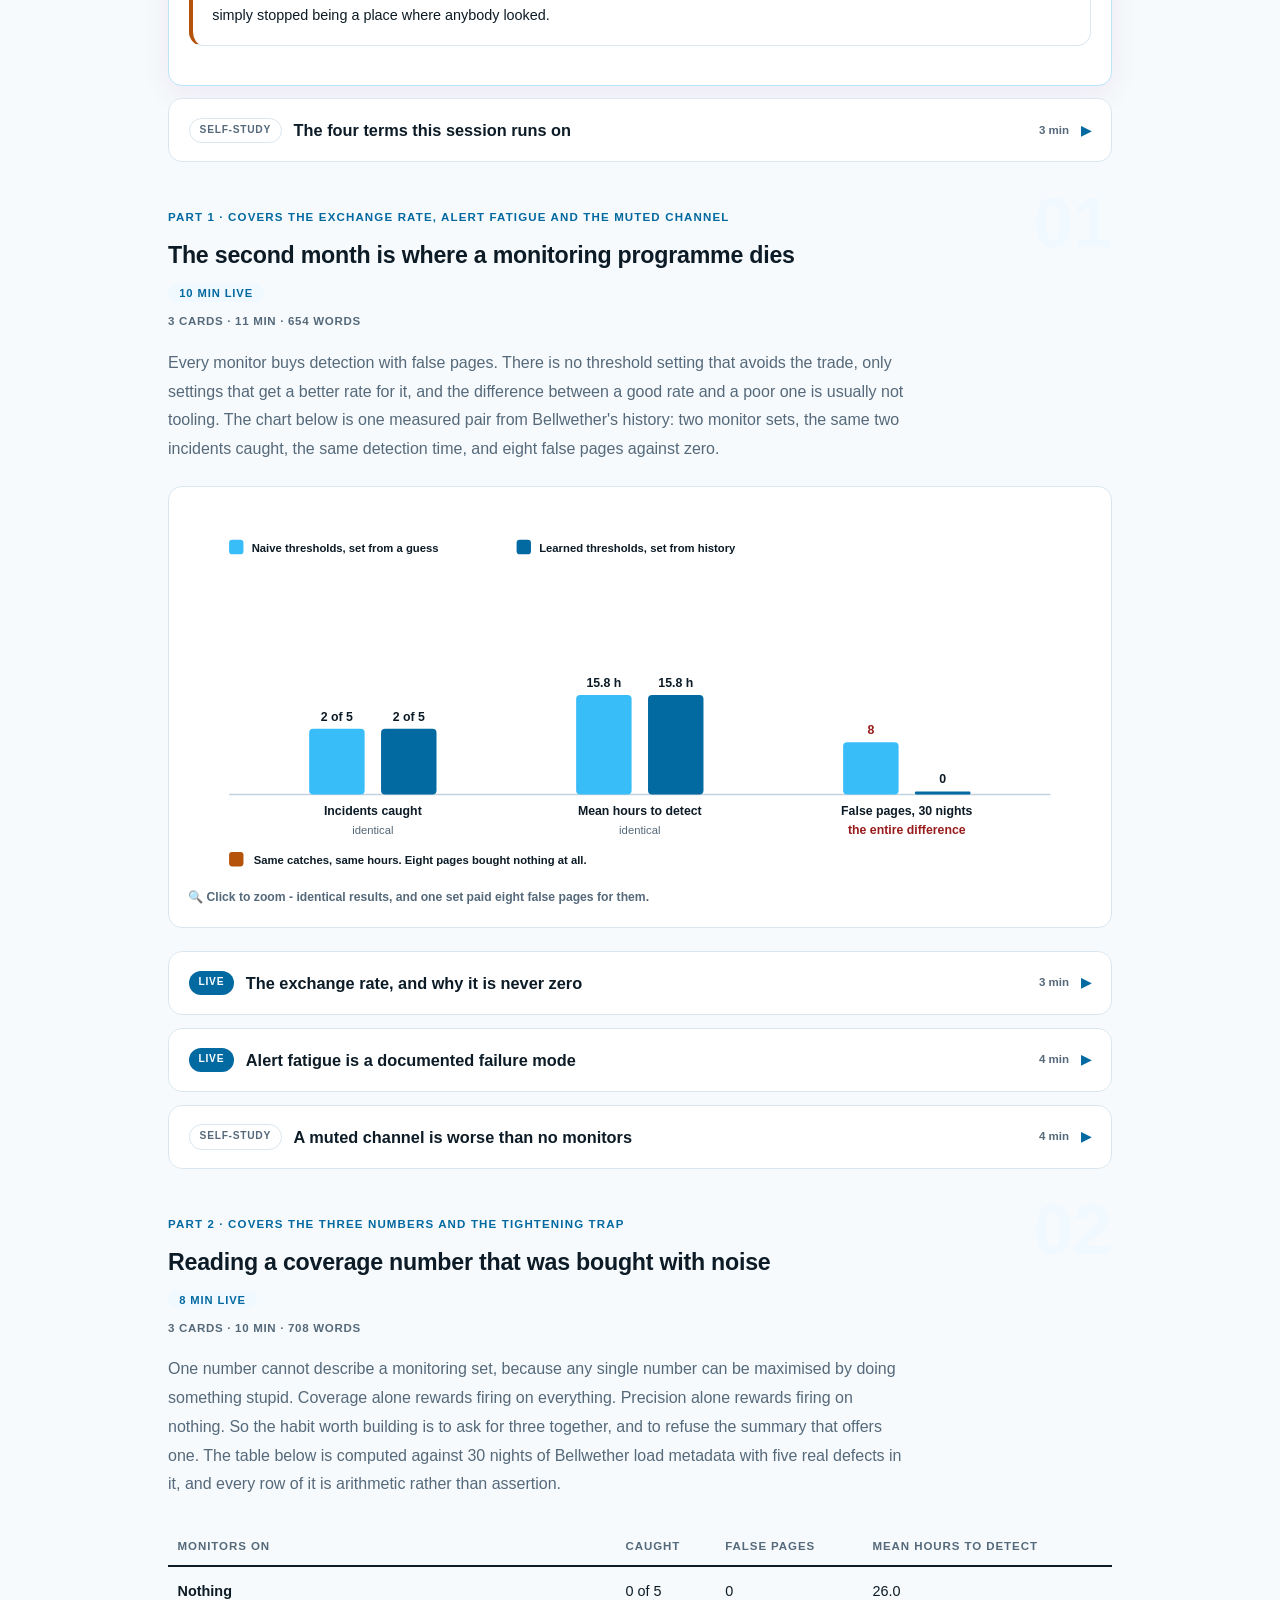
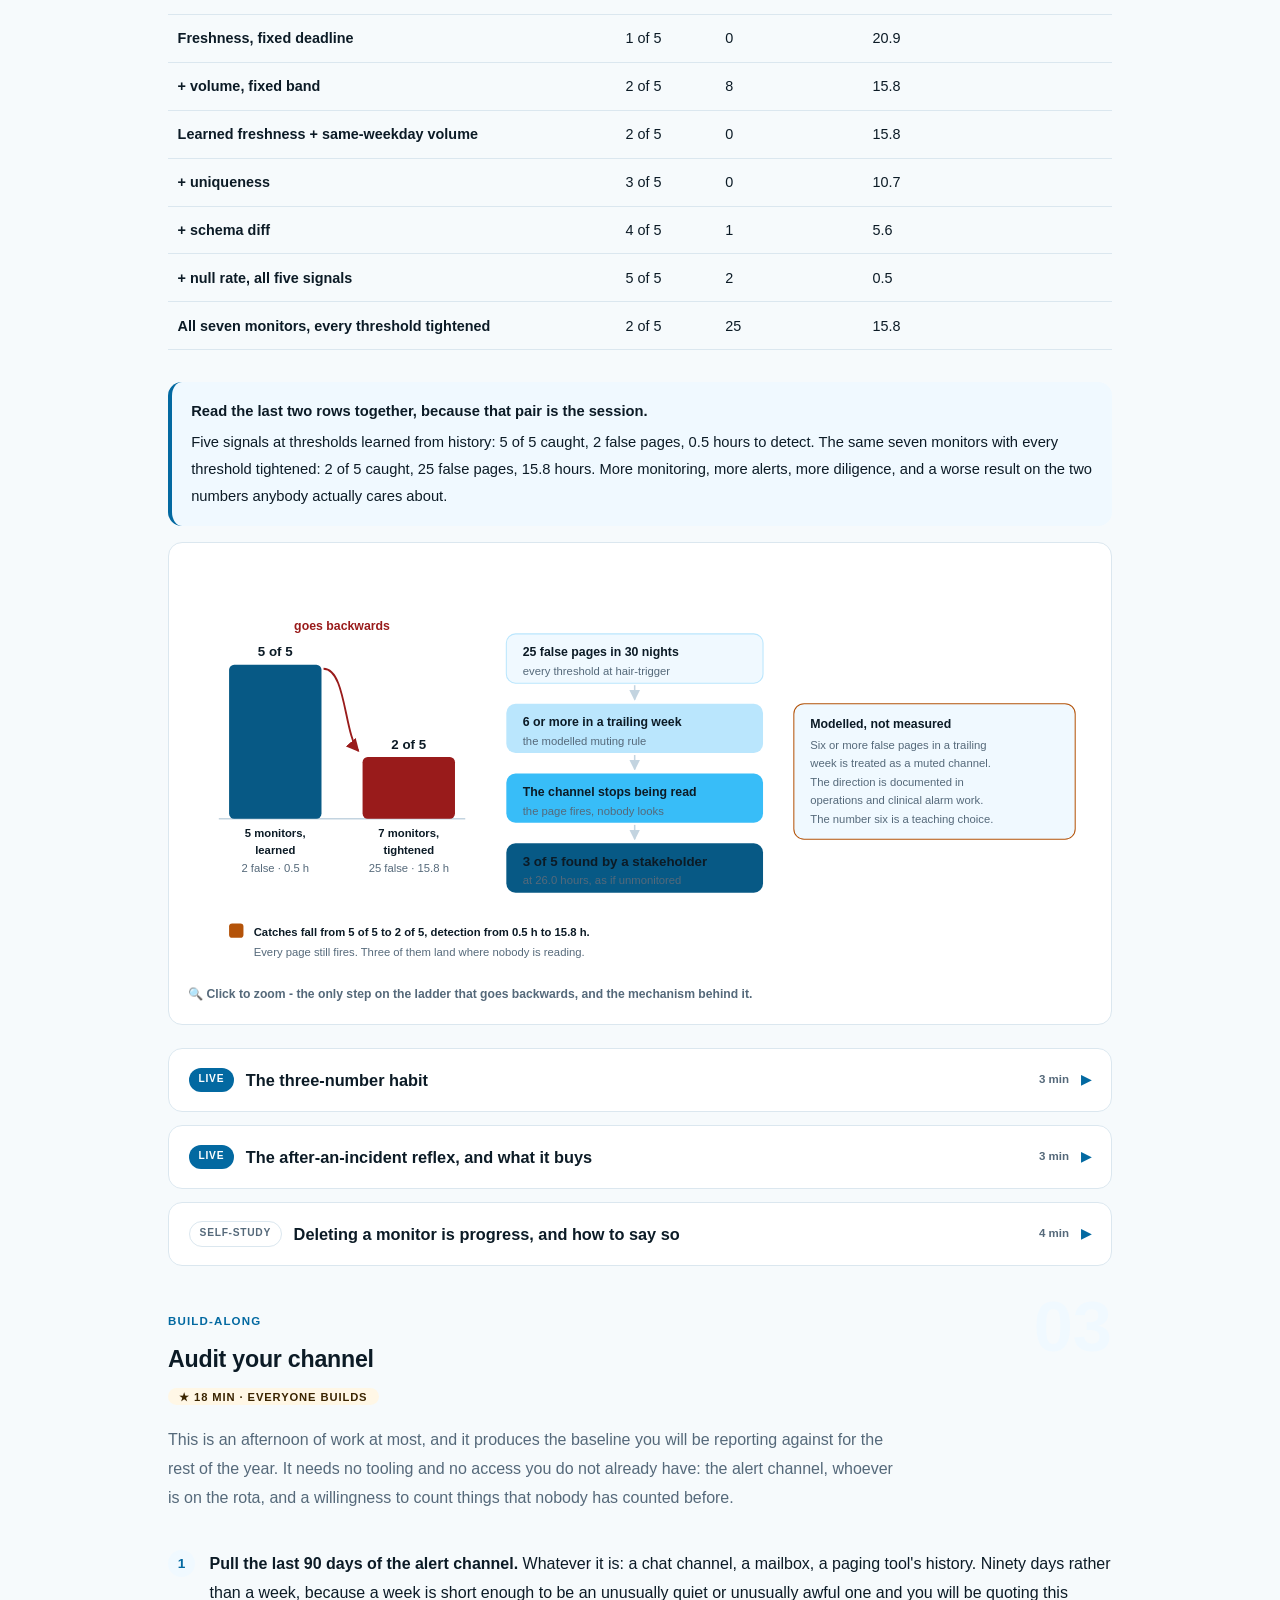
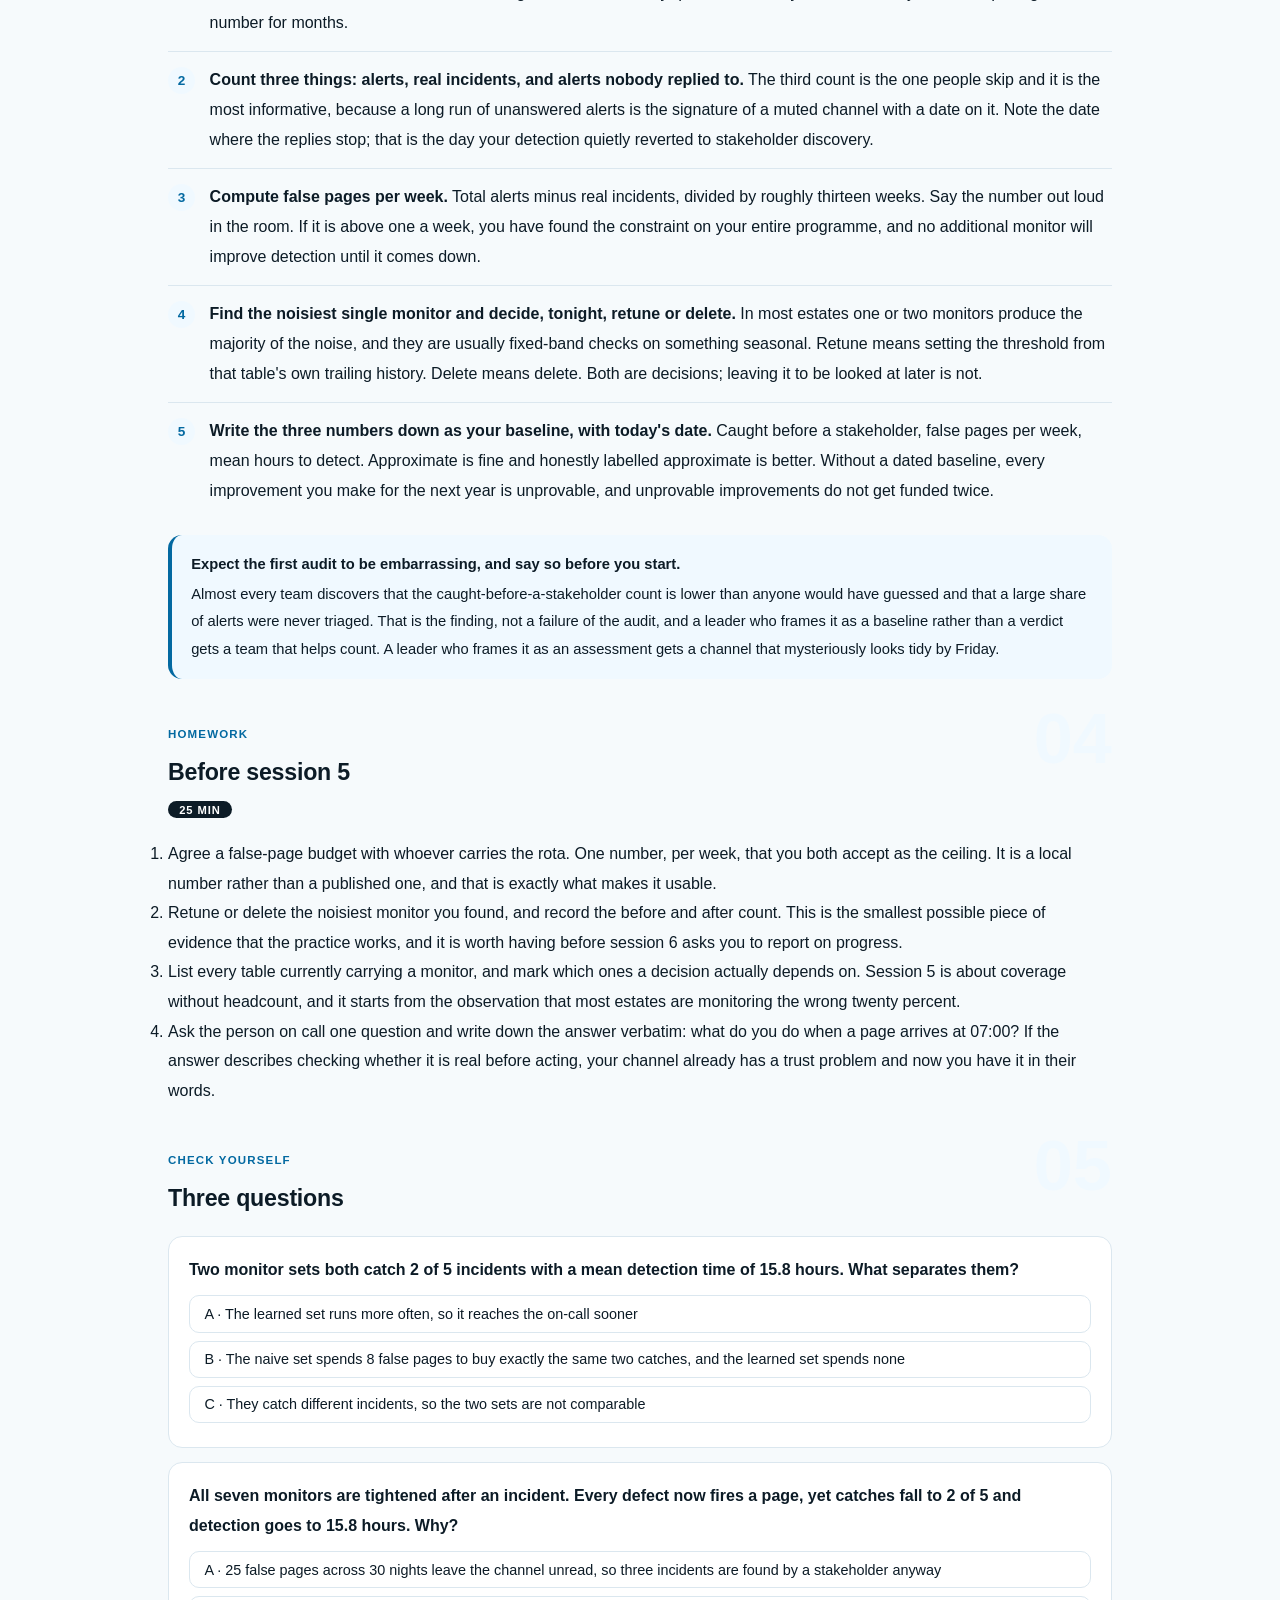
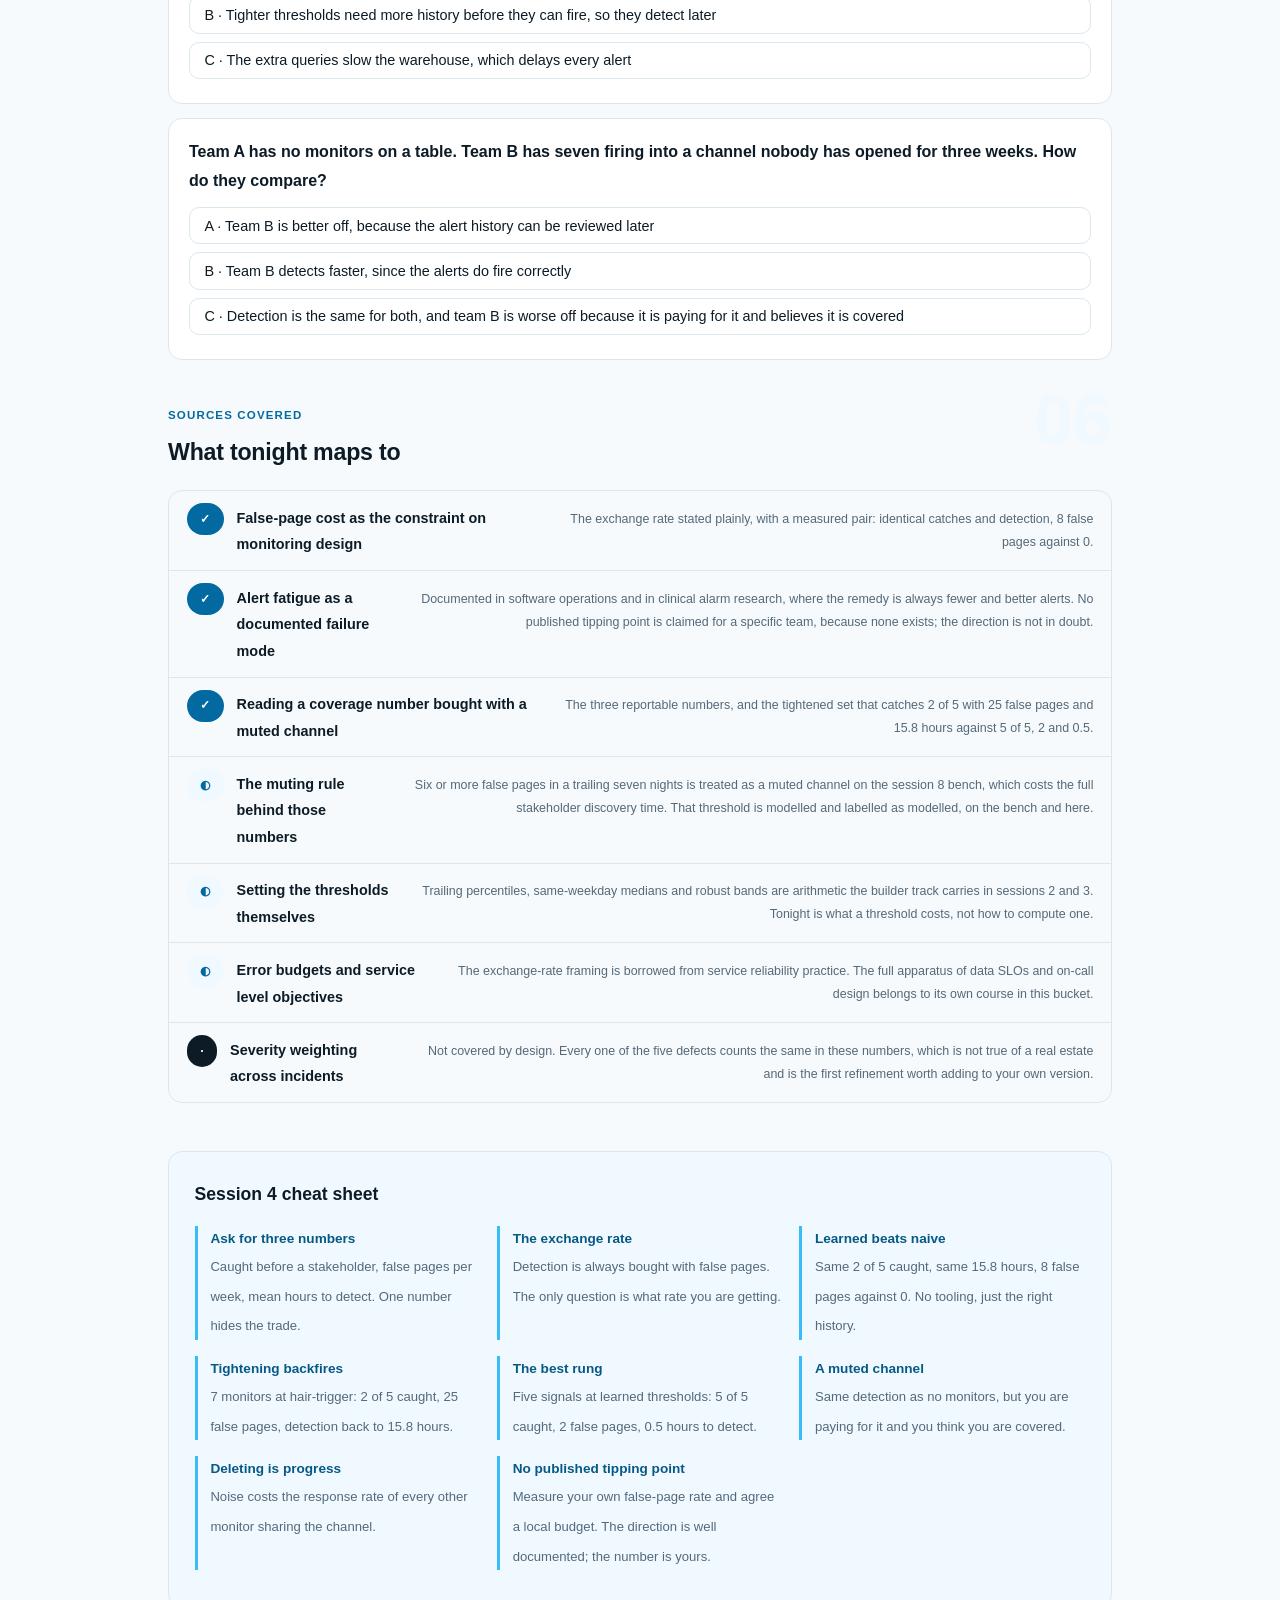
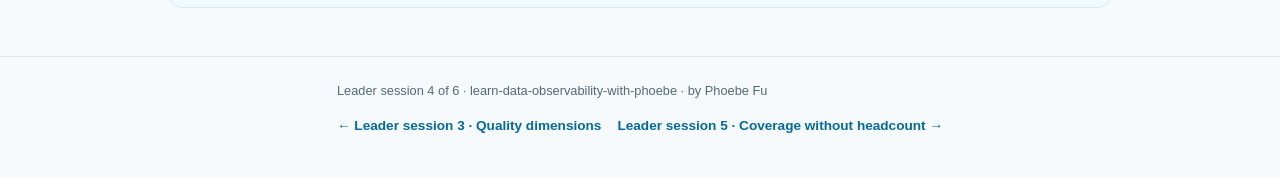
<file: courses/a4-alert-or-noise.html>
<!DOCTYPE html>
<html lang="en">
<head>
<meta charset="UTF-8">
<meta name="viewport" content="width=device-width, initial-scale=1.0">
<!-- social:start -->
<meta name="description" content="Leader session 4 of 6. Every monitor buys detection with false pages. Two monitor sets with identical catches and identical detection time, eight false pages against zero, and the tightened set that catches 2 of 5 and detects nothing.">
<meta property="og:type" content="article">
<meta property="og:site_name" content="Learn with Phoebe">
<meta property="og:title" content="Alert or noise: the real cost of a threshold - learn data observability with phoebe">
<meta property="og:description" content="Leader session 4 of 6. The three numbers to ask for, why one coverage number hides the trade, and how to audit an alert channel in an afternoon.">
<meta property="og:url" content="https://phoebefu6.github.io/learn-data-observability-with-phoebe/courses/a4-alert-or-noise.html">
<meta property="og:image" content="https://phoebefu6.github.io/learn-data-observability-with-phoebe/assets/og-cover.png">
<meta property="og:image:width" content="1200">
<meta property="og:image:height" content="630">
<meta name="twitter:card" content="summary_large_image">
<meta name="twitter:title" content="Alert or noise: the real cost of a threshold - learn data observability with phoebe">
<meta name="twitter:description" content="Caught, false pages, hours to detect. Three numbers, because one of them can be bought with a muted channel.">
<meta name="twitter:image" content="https://phoebefu6.github.io/learn-data-observability-with-phoebe/assets/og-cover.png">
<!-- social:end -->
<title>Leader session 4 · Alert or noise: the real cost of a threshold - learn data observability with phoebe</title>
<link rel="stylesheet" href="../assets/style.css?v=25">
</head>
<body>

<div class="toolbar">
  <div class="wrap">
    <span class="crumb"><a href="../index.html">learn-data-observability-with-phoebe</a> / Leader session 4 of 6</span>
    <button class="btn" id="toggle-all" type="button">Expand all</button>
    <button class="btn primary" id="zoom-toggle" type="button">Projector zoom: off</button>
  </div>
</div>

<header class="masthead">
  <div class="wrap">
    <div class="eyebrow">Learn Data Observability with Phoebe · Leader session 4 of 6</div>
    <h1>Alert or noise: the real cost of a <span class="accent">threshold</span></h1>
    <p class="sub">Month one of a monitoring programme looks like a success. Monitors go on, alerts arrive, people answer them. Month two is where it dies, quietly, when the person carrying the pager stops opening the channel because most of what arrives there is nothing. Tonight is the exchange rate: what detection costs in false pages, why a coverage number can be bought with noise, and the three numbers to ask for instead of the one everybody offers.</p>
    <div class="chip-row">
      <span class="chip level">🟡 Core</span>
      <span class="chip audience">Data and analytics leaders</span>
      <span class="chip audience">Whoever owns the on-call rota</span>
      <span class="chip time">45 min</span>
    </div>
    <div class="agenda">
      <span class="a1" style="flex:1">0-3 · Welcome</span>
      <span class="a2" style="flex:5">3-22 · What a false page costs</span>
      <span class="a3" style="flex:4">22-40 · Build-along: audit your channel</span>
      <span class="a4" style="flex:1">40-45 · Q&amp;A</span>
    </div>
  </div>
</header>

<main class="wrap">

  <!-- ============ INTRO ============ -->
  <section class="section" id="intro">
    <div class="section-kicker">
      <span class="klabel">Part 0</span>
      <h2>What month two looks like</h2>
    </div>
    <p class="lede">A monitoring programme has two failure modes and only one of them is visible. The visible one is not enough coverage: something broke and nothing was watching. The invisible one is too much noise: everything was watching, everything fired, and the channel became wallpaper. The second failure looks identical to success on a status report, which is why it is the one that survives to month six. Tonight puts numbers against both, taken from the same 30 nights of Bellwether history that the builder track scores its monitor set against.</p>

    <div class="legend">
      <span class="pill">Live = presented in the 45 minutes</span>
      <span class="pill">Self-study = the full depth, after class</span>
      <span class="pill">🔍 Every diagram zooms</span>
    </div>

    <div class="callout win">
      <p><strong>★ What you walk out with tonight.</strong> The three numbers to ask for whenever somebody reports on monitoring, and the reason one of them alone is worthless. A measured pair of monitor sets with identical catches and identical detection time, where one spent eight false pages and the other spent none. And the number that settles the argument after an incident: seven monitors at tightened thresholds catch 2 of 5 and detect no faster than having almost nothing on.</p>
    </div>

    <details class="card" open>
      <summary><span class="mode live">Live</span>Why the second month is the one that decides it<span class="mini">3 min</span><span class="caret">▶</span></summary>
      <div class="body">
        <p>In the first weeks, alerts are novel and somebody investigates every one. That is what makes the early data misleading: the response rate is high because attention is abundant, not because the monitors are good. By week five the same person has been woken for a weekend volume dip four times, has learned that this particular alert is never real, and has started to skim. Skimming is not laziness, it is a rational response to a channel with a low hit rate, and it is where detection quietly goes to zero while the dashboard still says every monitor is green and firing.</p>
        <p>The consequence for anybody funding this is uncomfortable. The monitors that get switched off are rarely switched off; they get ignored, which is worse, because the line item stays in the budget and the reporting still counts them as coverage. A programme that would have been improved by deleting three monitors instead reports seven.</p>
        <div class="callout example">
          <span class="ex-pill">Real world</span>
          <p>Bellwether ran a review after the finance incident and added six monitors in an afternoon, all at aggressive thresholds. Detection for the next real problem took 26 hours, exactly as long as before the review, because the person on call had stopped opening the channel by day nine. Nothing was misconfigured. Every monitor fired correctly. The channel had simply stopped being a place where anybody looked.</p>
        </div>
      </div>
    </details>

    <details class="card">
      <summary><span class="mode self">Self-study</span>The four terms this session runs on<span class="mini">3 min</span><span class="caret">▶</span></summary>
      <div class="body">
        <ul>
          <li><strong>False page</strong> - an alert on a night when nothing was actually wrong. Not a bug. It is the currency you spend to buy detection, and the whole session is about the exchange rate.</li>
          <li><strong>Caught before a stakeholder</strong> - an incident where a monitor told somebody on the team before somebody outside the team noticed. The only version of coverage that means anything, because it is the outcome you were buying.</li>
          <li><strong>Mean hours to detect</strong> - average hours from the moment a table went wrong to the moment a human knew. It is the number that turns into money, since it multiplies by the number of decisions made on bad data in the interval.</li>
          <li><strong>A muted channel</strong> - a destination that still receives every alert and that nobody reads. Indistinguishable from having no monitors, except that it costs money and appears on the report as coverage.</li>
        </ul>
      </div>
    </details>
  </section>

  <!-- ============ PART 1 ============ -->
  <section class="section" id="part-1">
    <div class="section-kicker">
      <span class="klabel">Part 1 · covers the exchange rate, alert fatigue and the muted channel</span>
      <h2>The second month is where a monitoring programme dies</h2>
      <span class="tag concept">10 min live</span>
    </div>
    <p class="lede">Every monitor buys detection with false pages. There is no threshold setting that avoids the trade, only settings that get a better rate for it, and the difference between a good rate and a poor one is usually not tooling. The chart below is one measured pair from Bellwether's history: two monitor sets, the same two incidents caught, the same detection time, and eight false pages against zero.</p>

    <figure class="zoomable">
      <svg viewBox="0 0 880 360" xmlns="http://www.w3.org/2000/svg" role="img" aria-label="A paired bar chart comparing naive thresholds with learned thresholds on three measures. Both catch 2 of 5 incidents. Both take 15.8 mean hours to detect. The naive pair produces 8 false pages in 30 nights and the learned pair produces none.">
        <style>
          .a4aH { font: 800 12px Inter, sans-serif; fill: #0C1B26; }
          .a4aL { font: 700 11px Inter, sans-serif; fill: #0C1B26; }
          .a4aM { font: 400 11px Inter, sans-serif; fill: #55697A; }
          .a4aV { font: 800 12px Inter, sans-serif; fill: #0C1B26; }
          .a4aR { font: 800 12px Inter, sans-serif; fill: #991B1B; }
          .a4aN { font: 700 11px Inter, sans-serif; fill: #0C1B26; }
        </style>

        <rect x="40" y="32" width="14" height="14" rx="3" fill="#38BDF8"></rect>
        <text class="a4aL" x="62" y="44">Naive thresholds, set from a guess</text>
        <rect x="320" y="32" width="14" height="14" rx="3" fill="#0369A1"></rect>
        <text class="a4aL" x="342" y="44">Learned thresholds, set from history</text>

        <line x1="40" y1="280" x2="840" y2="280" stroke="#C3D4E0" stroke-width="1.5"></line>

        <rect x="118" y="216" width="54" height="64" rx="4" fill="#38BDF8"></rect>
        <text class="a4aV" x="145" y="208" text-anchor="middle">2 of 5</text>
        <rect x="188" y="216" width="54" height="64" rx="4" fill="#0369A1"></rect>
        <text class="a4aV" x="215" y="208" text-anchor="middle">2 of 5</text>
        <text class="a4aH" x="180" y="300" text-anchor="middle">Incidents caught</text>
        <text class="a4aM" x="180" y="318" text-anchor="middle">identical</text>

        <rect x="378" y="183" width="54" height="97" rx="4" fill="#38BDF8"></rect>
        <text class="a4aV" x="405" y="175" text-anchor="middle">15.8 h</text>
        <rect x="448" y="183" width="54" height="97" rx="4" fill="#0369A1"></rect>
        <text class="a4aV" x="475" y="175" text-anchor="middle">15.8 h</text>
        <text class="a4aH" x="440" y="300" text-anchor="middle">Mean hours to detect</text>
        <text class="a4aM" x="440" y="318" text-anchor="middle">identical</text>

        <rect x="638" y="229" width="54" height="51" rx="4" fill="#38BDF8"></rect>
        <text class="a4aR" x="665" y="221" text-anchor="middle">8</text>
        <rect x="708" y="277" width="54" height="3" rx="1" fill="#0369A1"></rect>
        <text class="a4aV" x="735" y="269" text-anchor="middle">0</text>
        <text class="a4aH" x="700" y="300" text-anchor="middle">False pages, 30 nights</text>
        <text class="a4aR" x="700" y="318" text-anchor="middle">the entire difference</text>

        <rect x="40" y="336" width="14" height="14" rx="3" fill="#B45309"></rect>
        <text class="a4aN" x="64" y="348">Same catches, same hours. Eight pages bought nothing at all.</text>
      </svg>
      <figcaption>🔍 Click to zoom - identical results, and one set paid eight false pages for them.</figcaption>
    </figure>

    <details class="card">
      <summary><span class="mode live">Live</span>The exchange rate, and why it is never zero<span class="mini">3 min</span><span class="caret">▶</span></summary>
      <div class="body">
        <p>A monitor sets a line and calls anything past it wrong. Real data wanders for reasons that are not incidents: a bank holiday, a marketing push, a genuinely slow but successful load. Move the line closer to normal and you catch more real problems and more of the wandering. Move it further out and you catch fewer of both. There is no line that catches every incident and nothing else, so the only question worth asking about a threshold is what rate it is getting you.</p>
        <p>The good news in that chart is where the improvement comes from. Both sets watch the same two signals on the same table with the same query cost. One compares against a number somebody picked in a meeting, the other against the table's own recent history. That single change removes every false page while keeping both catches, and it needs no product, no headcount and no procurement cycle. When somebody proposes buying a tool to reduce alert noise, this is the question to ask first: are the current thresholds set from history or from a guess?</p>
      </div>
    </details>

    <details class="card">
      <summary><span class="mode live">Live</span>Alert fatigue is a documented failure mode<span class="mini">4 min</span><span class="caret">▶</span></summary>
      <div class="body">
        <p>This is not a data problem, and that is what makes it credible. Software operations has written about noisy paging for decades, and the fix in every published account is the same shape: fewer alerts, each one meaning something specific and actionable, routed to somebody who has agreed to answer it. Clinical alarm research reaches the same conclusion from a different direction, with monitoring equipment that alarms so often that staff response degrades. Different domains, same result, same remedy. The recommendation is never "add more alarms".</p>
        <p>Where honesty is required is the number. There is no clean published threshold for how many false pages a specific team tolerates before it tips over, and anybody quoting one as a law is overstating it. It depends on how the page arrives, what hour it arrives at, how long triage takes and how much the reader trusts the sender. The <em>direction</em>, though, is not in doubt in any of that literature: response degrades as the proportion of false alerts rises, and it does not recover on its own.</p>
        <div class="callout tip">
          <p><strong>What to do with a well-evidenced direction and no exact number.</strong> Do not invent a threshold and present it as research. Measure your own instead. Count your false pages per week now, agree with the on-call rota what number would be intolerable, and treat that agreed number as the budget. It is a local number, it is defensible because it is yours, and it does what a published constant would have done anyway.</p>
        </div>
      </div>
    </details>

    <details class="card">
      <summary><span class="mode self">Self-study</span>A muted channel is worse than no monitors<span class="mini">4 min</span><span class="caret">▶</span></summary>
      <div class="body">
        <p>Consider two teams. The first has no monitoring on a table at all. The second has seven monitors on it firing into a channel that nobody has opened in three weeks. Both find out about incidents when a stakeholder complains, so their detection times are identical. On every practical measure they are the same team, with three differences, all in favour of the first:</p>
        <ul>
          <li><strong>The second team is paying.</strong> Compute, licence, and the hours that went into building and tuning seven monitors are all spent and still being spent.</li>
          <li><strong>The second team believes it is covered.</strong> Nobody proposes fixing a problem they think is solved, so the muted channel is self-sustaining in a way that having nothing is not. An honest gap gets funded. An invisible one does not.</li>
          <li><strong>The second team's next incident is harder to explain.</strong> "We were not watching that table" is a resourcing conversation. "It alerted correctly and nobody read it" is a trust conversation, and the trust conversation is much more expensive.</li>
        </ul>
        <p>Which is why deleting a monitor counts as progress rather than retreat. Every noisy monitor you remove raises the hit rate of the channel and therefore the response rate of everything left in it. The instinct to keep a monitor because it might catch something one day ignores what it costs the other monitors while it waits.</p>
      </div>
    </details>
  </section>

  <!-- ============ PART 2 ============ -->
  <section class="section" id="part-2">
    <div class="section-kicker">
      <span class="klabel">Part 2 · covers the three numbers and the tightening trap</span>
      <h2>Reading a coverage number that was bought with noise</h2>
      <span class="tag concept">8 min live</span>
    </div>
    <p class="lede">One number cannot describe a monitoring set, because any single number can be maximised by doing something stupid. Coverage alone rewards firing on everything. Precision alone rewards firing on nothing. So the habit worth building is to ask for three together, and to refuse the summary that offers one. The table below is computed against 30 nights of Bellwether load metadata with five real defects in it, and every row of it is arithmetic rather than assertion.</p>

    <table class="clean">
      <thead>
        <tr><th>Monitors on</th><th>Caught</th><th>False pages</th><th>Mean hours to detect</th></tr>
      </thead>
      <tbody>
        <tr><td>Nothing</td><td>0 of 5</td><td>0</td><td>26.0</td></tr>
        <tr><td>Freshness, fixed deadline</td><td>1 of 5</td><td>0</td><td>20.9</td></tr>
        <tr><td>+ volume, fixed band</td><td>2 of 5</td><td>8</td><td>15.8</td></tr>
        <tr><td>Learned freshness + same-weekday volume</td><td>2 of 5</td><td>0</td><td>15.8</td></tr>
        <tr><td>+ uniqueness</td><td>3 of 5</td><td>0</td><td>10.7</td></tr>
        <tr><td>+ schema diff</td><td>4 of 5</td><td>1</td><td>5.6</td></tr>
        <tr><td>+ null rate, all five signals</td><td>5 of 5</td><td>2</td><td>0.5</td></tr>
        <tr><td>All seven monitors, every threshold tightened</td><td>2 of 5</td><td>25</td><td>15.8</td></tr>
      </tbody>
    </table>

    <div class="callout tip">
      <p><strong>Read the last two rows together, because that pair is the session.</strong> Five signals at thresholds learned from history: 5 of 5 caught, 2 false pages, 0.5 hours to detect. The same seven monitors with every threshold tightened: 2 of 5 caught, 25 false pages, 15.8 hours. More monitoring, more alerts, more diligence, and a worse result on the two numbers anybody actually cares about.</p>
    </div>

    <figure class="zoomable">
      <svg viewBox="0 0 880 400" xmlns="http://www.w3.org/2000/svg" role="img" aria-label="A chart that goes backwards. Catches fall from 5 of 5 with the learned five-signal set to 2 of 5 when all seven monitors are tightened. A chain to the right shows the mechanism: 25 false pages in 30 nights, six or more in a trailing week, a channel that stops being read, and three of five incidents found by a stakeholder at 26 hours. A note marks the muting rule as modelled rather than measured.">
        <style>
          .a4bH { font: 800 13px Inter, sans-serif; fill: #0C1B26; }
          .a4bI { font: 700 12px Inter, sans-serif; fill: #0C1B26; }
          .a4bB { font: 400 11px Inter, sans-serif; fill: #55697A; }
          .a4bL { font: 700 11px Inter, sans-serif; fill: #0C1B26; }
          .a4bR { font: 800 12px Inter, sans-serif; fill: #991B1B; }
          .a4bN { font: 700 11px Inter, sans-serif; fill: #0C1B26; }
        </style>
        <defs>
          <marker id="a4bAr" viewBox="0 0 10 10" refX="9" refY="5" markerWidth="7" markerHeight="7" orient="auto">
            <path d="M0,0 L10,5 L0,10 z" fill="#C3D4E0"></path>
          </marker>
          <marker id="a4bRd" viewBox="0 0 10 10" refX="9" refY="5" markerWidth="7" markerHeight="7" orient="auto">
            <path d="M0,0 L10,5 L0,10 z" fill="#991B1B"></path>
          </marker>
        </defs>

        <text class="a4bR" x="150" y="66" text-anchor="middle">goes backwards</text>
        <line x1="30" y1="250" x2="270" y2="250" stroke="#C3D4E0" stroke-width="1.5"></line>

        <rect x="40" y="100" width="90" height="150" rx="5" fill="#075985"></rect>
        <text class="a4bH" x="85" y="92" text-anchor="middle">5 of 5</text>
        <text class="a4bL" x="85" y="268" text-anchor="middle">5 monitors,</text>
        <text class="a4bL" x="85" y="284" text-anchor="middle">learned</text>
        <text class="a4bB" x="85" y="302" text-anchor="middle">2 false · 0.5 h</text>

        <rect x="170" y="190" width="90" height="60" rx="5" fill="#991B1B"></rect>
        <text class="a4bH" x="215" y="182" text-anchor="middle">2 of 5</text>
        <text class="a4bL" x="215" y="268" text-anchor="middle">7 monitors,</text>
        <text class="a4bL" x="215" y="284" text-anchor="middle">tightened</text>
        <text class="a4bB" x="215" y="302" text-anchor="middle">25 false · 15.8 h</text>

        <path d="M132,104 C154,104 152,168 166,184" fill="none" stroke="#991B1B" stroke-width="1.8" marker-end="url(#a4bRd)"></path>

        <rect x="310" y="70" width="250" height="48" rx="9" fill="#F0F9FF" stroke="#BAE6FD"></rect>
        <text class="a4bI" x="326" y="92">25 false pages in 30 nights</text>
        <text class="a4bB" x="326" y="110">every threshold at hair-trigger</text>

        <rect x="310" y="138" width="250" height="48" rx="9" fill="#BAE6FD"></rect>
        <text class="a4bI" x="326" y="160">6 or more in a trailing week</text>
        <text class="a4bB" x="326" y="178">the modelled muting rule</text>

        <rect x="310" y="206" width="250" height="48" rx="9" fill="#38BDF8"></rect>
        <text class="a4bI" x="326" y="228">The channel stops being read</text>
        <text class="a4bB" x="326" y="246">the page fires, nobody looks</text>

        <rect x="310" y="274" width="250" height="48" rx="9" fill="#075985"></rect>
        <text class="a4bH" x="326" y="296" fill="#fff">3 of 5 found by a stakeholder</text>
        <text class="a4bB" x="326" y="314" fill="#BAE6FD">at 26.0 hours, as if unmonitored</text>

        <line x1="435" y1="120" x2="435" y2="134" stroke="#C3D4E0" stroke-width="1.5" marker-end="url(#a4bAr)"></line>
        <line x1="435" y1="188" x2="435" y2="202" stroke="#C3D4E0" stroke-width="1.5" marker-end="url(#a4bAr)"></line>
        <line x1="435" y1="256" x2="435" y2="270" stroke="#C3D4E0" stroke-width="1.5" marker-end="url(#a4bAr)"></line>

        <rect x="590" y="138" width="274" height="132" rx="10" fill="#F0F9FF" stroke="#B45309"></rect>
        <text class="a4bI" x="606" y="162">Modelled, not measured</text>
        <text class="a4bB" x="606" y="182">Six or more false pages in a trailing</text>
        <text class="a4bB" x="606" y="200">week is treated as a muted channel.</text>
        <text class="a4bB" x="606" y="218">The direction is documented in</text>
        <text class="a4bB" x="606" y="236">operations and clinical alarm work.</text>
        <text class="a4bB" x="606" y="254">The number six is a teaching choice.</text>

        <rect x="40" y="352" width="14" height="14" rx="3" fill="#B45309"></rect>
        <text class="a4bN" x="64" y="364">Catches fall from 5 of 5 to 2 of 5, detection from 0.5 h to 15.8 h.</text>
        <text class="a4bB" x="64" y="384">Every page still fires. Three of them land where nobody is reading.</text>
      </svg>
      <figcaption>🔍 Click to zoom - the only step on the ladder that goes backwards, and the mechanism behind it.</figcaption>
    </figure>

    <details class="card">
      <summary><span class="mode live">Live</span>The three-number habit<span class="mini">3 min</span><span class="caret">▶</span></summary>
      <div class="body">
        <p>Three numbers, reported together, every time. They are cheap to produce once the alert channel has been triaged for a quarter, and they are the only shape of report that cannot be gamed by doing something silly to one of them.</p>
        <ul>
          <li><strong>Incidents caught before a stakeholder noticed</strong>, as a count out of the total number of incidents. Out of the total, not as a percentage of monitors, and "before a stakeholder" is the load-bearing part of the phrase.</li>
          <li><strong>False pages per week.</strong> A rate, not a total, so it stays comparable as the estate grows. This is the number a report will not volunteer, and it is the one to ask for first.</li>
          <li><strong>Mean hours to detect.</strong> Hours from the data going wrong to a human knowing. It is the number that converts into business consequence, because the interval is exactly how long decisions were being made on bad data.</li>
        </ul>
        <div class="prompt-box bad">
          <span class="label">✗ A number that hides the trade</span>
Monitoring coverage now stands at 100 percent of tier 1 tables,
up from 45 percent last quarter. Seven monitors deployed.
        </div>
        <div class="prompt-box good">
          <span class="label">★ A number a decision can be made on</span>
5 of 5 incidents caught before a stakeholder noticed, up from 2 of 5.
2 false pages a month, down from 25 in a 30-night window.
Mean detection 0.5 hours, down from 15.8.
Two monitors were deleted to get here.
        </div>
      </div>
    </details>

    <details class="card">
      <summary><span class="mode live">Live</span>The after-an-incident reflex, and what it buys<span class="mini">3 min</span><span class="caret">▶</span></summary>
      <div class="body">
        <p>The reflex is universal and well-intentioned. Something got missed, so every threshold gets tightened and a few new monitors go on, usually in the same afternoon as the review. It feels like the responsible response, and it reliably makes the system worse, because it spends the whole noise budget in one go and buys detection that lands in a channel that stops being read a week later.</p>
        <p>The measured version is in the table: all seven monitors with every threshold tightened produce 25 false pages across 30 nights while catching 2 of 5. Every defect does fire a page, so the version of coverage most people mean is perfect. What collapses is the part that was never on the report, and detection ends up at 15.8 hours, which is the same as running two learned monitors and materially worse than running five.</p>
        <div class="callout example">
          <span class="ex-pill">Real world</span>
          <p>The better response to a missed incident is narrower and slower. Bellwether's night 19 was a duplicate failure with a normal row count, invisible to every monitor that was running. The fix was one new monitor on duplicate rate at a threshold read from the table's own history, and no change at all to the six existing thresholds. That single addition moved catches from 2 of 5 to 3 of 5 and detection from 15.8 hours to 10.7, and it cost zero false pages.</p>
        </div>
      </div>
    </details>

    <details class="card">
      <summary><span class="mode self">Self-study</span>Deleting a monitor is progress, and how to say so<span class="mini">4 min</span><span class="caret">▶</span></summary>
      <div class="body">
        <p>Removal is the hardest thing to get agreed, because a deleted monitor sounds like reduced coverage and nobody wants to be the person who removed the check on the night before the incident. Three framings make it survivable in a governance meeting, and all three rest on the same fact: attention is the scarce resource, not compute.</p>
        <ul>
          <li><strong>A monitor that has never been right has no track record to defend.</strong> "This has fired 34 times in a quarter and been a real incident zero times" is not a controversial statement, it is a measurement. Bring the count.</li>
          <li><strong>Deletion is not the only option, and retuning is the usual answer.</strong> Most noisy monitors are noisy because the threshold came from a guess rather than from history, which means the same monitor at a learned threshold keeps the catches and drops the noise. Offer both and let the room pick.</li>
          <li><strong>Name what the noise is costing the rest.</strong> A monitor firing four times a week is not costing you compute, it is costing the response rate of every other monitor in the same channel. That is the sentence that changes the decision, because it reframes deletion as protecting coverage rather than reducing it.</li>
        </ul>
        <p>One useful practice to adopt alongside it: a review of the alert channel on a fixed cadence, quarterly is enough, with the specific brief of removing or retuning the noisiest monitor. Not adding. A programme with no removal mechanism only ever accumulates, and accumulation is precisely how a channel becomes wallpaper.</p>
      </div>
    </details>
  </section>

  <!-- ============ DEMO ============ -->
  <section class="section" id="demo-1">
    <div class="section-kicker">
      <span class="klabel">Build-along</span>
      <h2>Audit your channel</h2>
      <span class="tag demo">★ 18 min · everyone builds</span>
    </div>
    <p class="lede">This is an afternoon of work at most, and it produces the baseline you will be reporting against for the rest of the year. It needs no tooling and no access you do not already have: the alert channel, whoever is on the rota, and a willingness to count things that nobody has counted before.</p>

    <div class="steps">
      <div class="step">
        <p><strong>Pull the last 90 days of the alert channel.</strong> Whatever it is: a chat channel, a mailbox, a paging tool's history. Ninety days rather than a week, because a week is short enough to be an unusually quiet or unusually awful one and you will be quoting this number for months.</p>
      </div>
      <div class="step">
        <p><strong>Count three things: alerts, real incidents, and alerts nobody replied to.</strong> The third count is the one people skip and it is the most informative, because a long run of unanswered alerts is the signature of a muted channel with a date on it. Note the date where the replies stop; that is the day your detection quietly reverted to stakeholder discovery.</p>
      </div>
      <div class="step">
        <p><strong>Compute false pages per week.</strong> Total alerts minus real incidents, divided by roughly thirteen weeks. Say the number out loud in the room. If it is above one a week, you have found the constraint on your entire programme, and no additional monitor will improve detection until it comes down.</p>
      </div>
      <div class="step">
        <p><strong>Find the noisiest single monitor and decide, tonight, retune or delete.</strong> In most estates one or two monitors produce the majority of the noise, and they are usually fixed-band checks on something seasonal. Retune means setting the threshold from that table's own trailing history. Delete means delete. Both are decisions; leaving it to be looked at later is not.</p>
      </div>
      <div class="step">
        <p><strong>Write the three numbers down as your baseline, with today's date.</strong> Caught before a stakeholder, false pages per week, mean hours to detect. Approximate is fine and honestly labelled approximate is better. Without a dated baseline, every improvement you make for the next year is unprovable, and unprovable improvements do not get funded twice.</p>
      </div>
    </div>

    <div class="callout tip">
      <p><strong>Expect the first audit to be embarrassing, and say so before you start.</strong> Almost every team discovers that the caught-before-a-stakeholder count is lower than anyone would have guessed and that a large share of alerts were never triaged. That is the finding, not a failure of the audit, and a leader who frames it as a baseline rather than a verdict gets a team that helps count. A leader who frames it as an assessment gets a channel that mysteriously looks tidy by Friday.</p>
    </div>
  </section>

  <!-- ============ HOMEWORK ============ -->
  <section class="section" id="exercise">
    <div class="section-kicker">
      <span class="klabel">Homework</span>
      <h2>Before session 5</h2>
      <span class="tag exercise">25 min</span>
    </div>
    <ol>
      <li>Agree a false-page budget with whoever carries the rota. One number, per week, that you both accept as the ceiling. It is a local number rather than a published one, and that is exactly what makes it usable.</li>
      <li>Retune or delete the noisiest monitor you found, and record the before and after count. This is the smallest possible piece of evidence that the practice works, and it is worth having before session 6 asks you to report on progress.</li>
      <li>List every table currently carrying a monitor, and mark which ones a decision actually depends on. Session 5 is about coverage without headcount, and it starts from the observation that most estates are monitoring the wrong twenty percent.</li>
      <li>Ask the person on call one question and write down the answer verbatim: what do you do when a page arrives at 07:00? If the answer describes checking whether it is real before acting, your channel already has a trust problem and now you have it in their words.</li>
    </ol>
  </section>

  <!-- ============ QUIZ ============ -->
  <section class="section" id="quiz">
    <div class="section-kicker">
      <span class="klabel">Check yourself</span>
      <h2>Three questions</h2>
    </div>

    <div class="quiz-q" data-answer="1">
      <p class="qtext">Two monitor sets both catch 2 of 5 incidents with a mean detection time of 15.8 hours. What separates them?</p>
      <button class="qopt" type="button">A · The learned set runs more often, so it reaches the on-call sooner</button>
      <button class="qopt" type="button">B · The naive set spends 8 false pages to buy exactly the same two catches, and the learned set spends none</button>
      <button class="qopt" type="button">C · They catch different incidents, so the two sets are not comparable</button>
      <p class="qwhy">Identical catches, identical hours, 8 false pages against 0. The whole difference is that one pair of thresholds came from a guess and the other from the table's own trailing history, which costs nothing to change.</p>
    </div>

    <div class="quiz-q" data-answer="0">
      <p class="qtext">All seven monitors are tightened after an incident. Every defect now fires a page, yet catches fall to 2 of 5 and detection goes to 15.8 hours. Why?</p>
      <button class="qopt" type="button">A · 25 false pages across 30 nights leave the channel unread, so three incidents are found by a stakeholder anyway</button>
      <button class="qopt" type="button">B · Tighter thresholds need more history before they can fire, so they detect later</button>
      <button class="qopt" type="button">C · The extra queries slow the warehouse, which delays every alert</button>
      <p class="qwhy">A page nobody reads is not a detection. The exchange rate went bad enough that the channel stopped being a place anybody looked, which is the documented failure mode of noisy alerting rather than anything exotic.</p>
    </div>

    <div class="quiz-q" data-answer="2">
      <p class="qtext">Team A has no monitors on a table. Team B has seven firing into a channel nobody has opened for three weeks. How do they compare?</p>
      <button class="qopt" type="button">A · Team B is better off, because the alert history can be reviewed later</button>
      <button class="qopt" type="button">B · Team B detects faster, since the alerts do fire correctly</button>
      <button class="qopt" type="button">C · Detection is the same for both, and team B is worse off because it is paying for it and believes it is covered</button>
      <p class="qwhy">Both find out when a stakeholder complains. An honest gap gets funded; an invisible one does not, and "it alerted and nobody read it" is a much more expensive conversation than "we were not watching that table".</p>
    </div>

    <p class="quiz-score"></p>
  </section>

  <!-- ============ COVERAGE ============ -->
  <section class="section" id="official">
    <div class="section-kicker">
      <span class="klabel">Sources covered</span>
      <h2>What tonight maps to</h2>
    </div>
    <div class="covered">
      <div class="covered-row">
        <span class="status pill solid">✓</span>
        <span class="name">False-page cost as the constraint on monitoring design</span>
        <span class="note">The exchange rate stated plainly, with a measured pair: identical catches and detection, 8 false pages against 0.</span>
      </div>
      <div class="covered-row">
        <span class="status pill solid">✓</span>
        <span class="name">Alert fatigue as a documented failure mode</span>
        <span class="note">Documented in software operations and in clinical alarm research, where the remedy is always fewer and better alerts. No published tipping point is claimed for a specific team, because none exists; the direction is not in doubt.</span>
      </div>
      <div class="covered-row">
        <span class="status pill solid">✓</span>
        <span class="name">Reading a coverage number bought with a muted channel</span>
        <span class="note">The three reportable numbers, and the tightened set that catches 2 of 5 with 25 false pages and 15.8 hours against 5 of 5, 2 and 0.5.</span>
      </div>
      <div class="covered-row">
        <span class="status pill light">◐</span>
        <span class="name">The muting rule behind those numbers</span>
        <span class="note">Six or more false pages in a trailing seven nights is treated as a muted channel on the session 8 bench, which costs the full stakeholder discovery time. That threshold is modelled and labelled as modelled, on the bench and here.</span>
      </div>
      <div class="covered-row">
        <span class="status pill light">◐</span>
        <span class="name">Setting the thresholds themselves</span>
        <span class="note">Trailing percentiles, same-weekday medians and robust bands are arithmetic the builder track carries in sessions 2 and 3. Tonight is what a threshold costs, not how to compute one.</span>
      </div>
      <div class="covered-row">
        <span class="status pill light">◐</span>
        <span class="name">Error budgets and service level objectives</span>
        <span class="note">The exchange-rate framing is borrowed from service reliability practice. The full apparatus of data SLOs and on-call design belongs to its own course in this bucket.</span>
      </div>
      <div class="covered-row">
        <span class="status pill inkpill">·</span>
        <span class="name">Severity weighting across incidents</span>
        <span class="note">Not covered by design. Every one of the five defects counts the same in these numbers, which is not true of a real estate and is the first refinement worth adding to your own version.</span>
      </div>
    </div>
  </section>

  <!-- ============ CHEAT SHEET ============ -->
  <section class="cheat" id="cheatsheet">
    <h3>Session 4 cheat sheet</h3>
    <div class="grid-2">
      <div class="cheat-item"><b>Ask for three numbers</b><span>Caught before a stakeholder, false pages per week, mean hours to detect. One number hides the trade.</span></div>
      <div class="cheat-item"><b>The exchange rate</b><span>Detection is always bought with false pages. The only question is what rate you are getting.</span></div>
      <div class="cheat-item"><b>Learned beats naive</b><span>Same 2 of 5 caught, same 15.8 hours, 8 false pages against 0. No tooling, just the right history.</span></div>
      <div class="cheat-item"><b>Tightening backfires</b><span>7 monitors at hair-trigger: 2 of 5 caught, 25 false pages, detection back to 15.8 hours.</span></div>
      <div class="cheat-item"><b>The best rung</b><span>Five signals at learned thresholds: 5 of 5 caught, 2 false pages, 0.5 hours to detect.</span></div>
      <div class="cheat-item"><b>A muted channel</b><span>Same detection as no monitors, but you are paying for it and you think you are covered.</span></div>
      <div class="cheat-item"><b>Deleting is progress</b><span>Noise costs the response rate of every other monitor sharing the channel.</span></div>
      <div class="cheat-item"><b>No published tipping point</b><span>Measure your own false-page rate and agree a local budget. The direction is well documented; the number is yours.</span></div>
    </div>
  </section>

</main>

<footer class="pagefoot">
  <div class="wrap">
    <p>Leader session 4 of 6 · learn-data-observability-with-phoebe · by Phoebe Fu</p>
    <nav class="pagenav">
      <a href="a3-quality-dimensions.html">← Leader session 3 · Quality dimensions</a>
      <a href="a5-coverage-without-headcount.html">Leader session 5 · Coverage without headcount →</a>
    </nav>
  </div>
</footer>

<script src="../assets/app.js?v=23"></script>
</body>
</html>
</file>
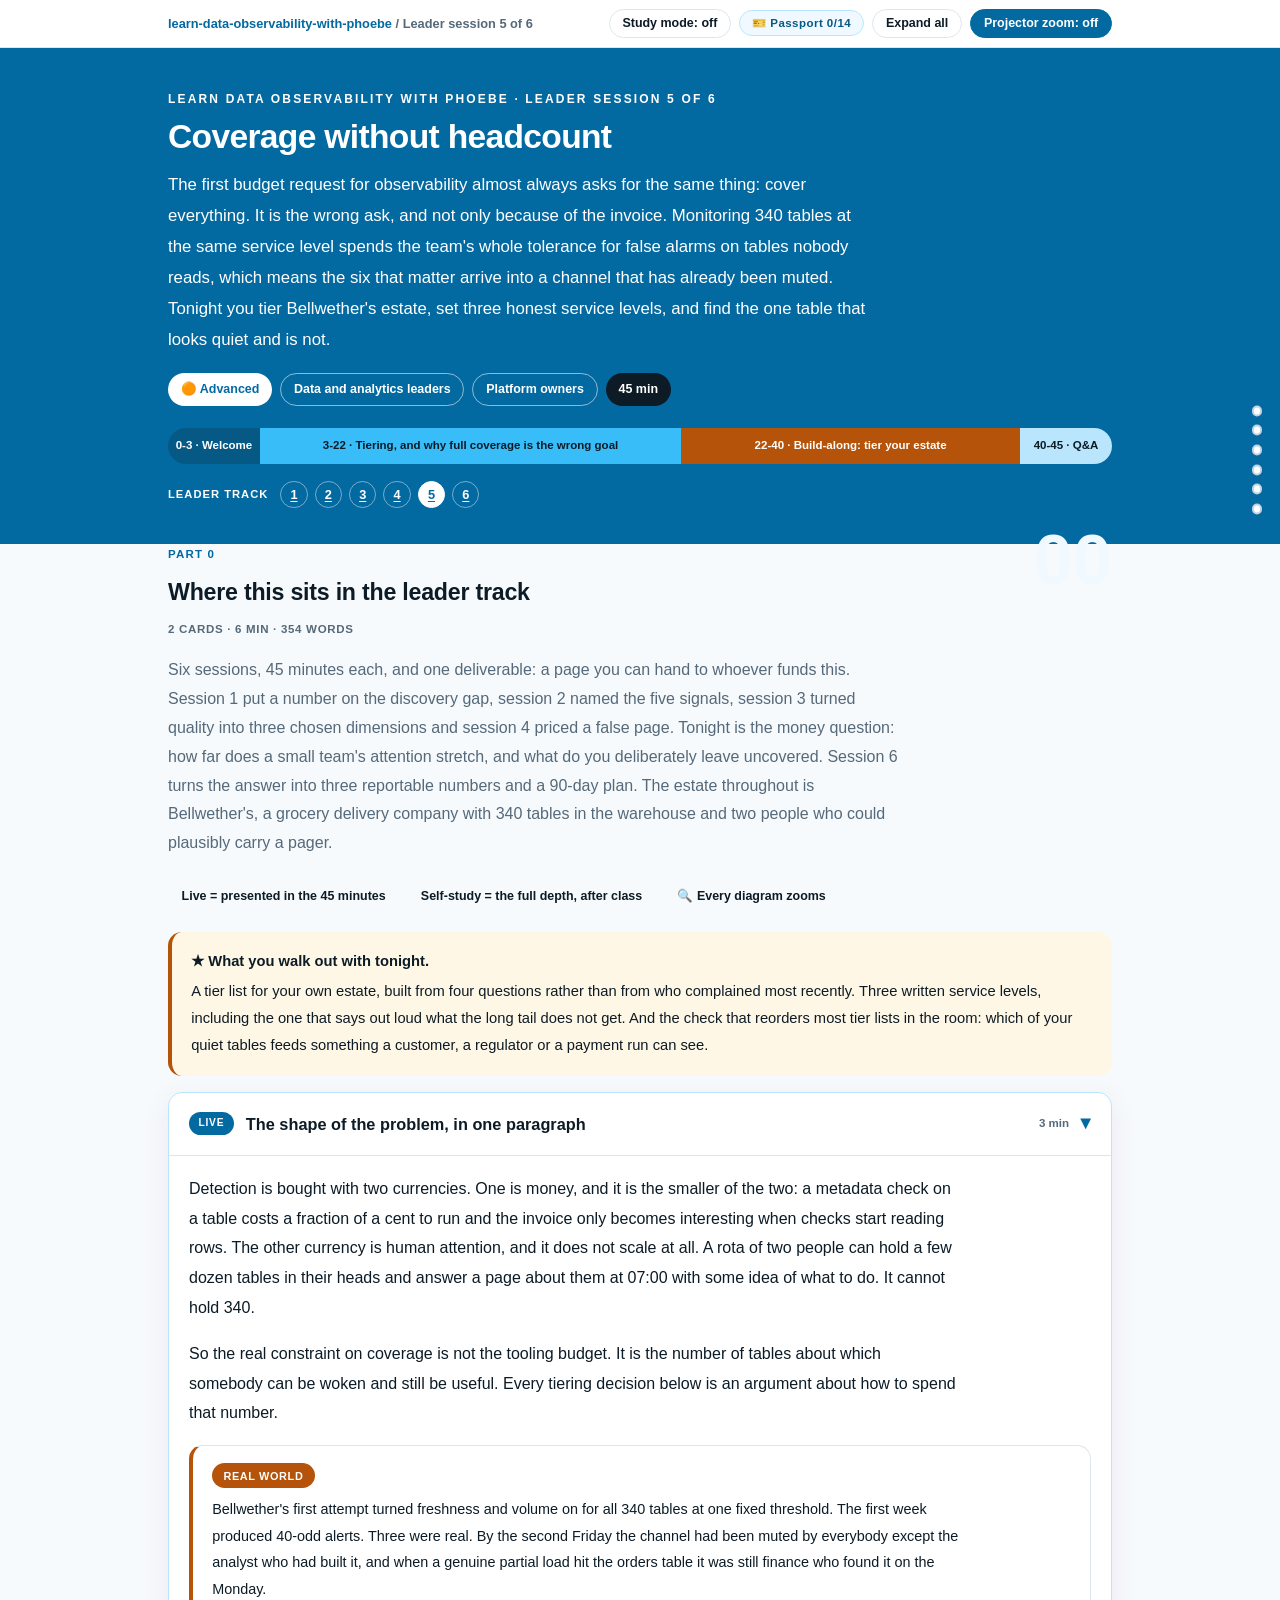
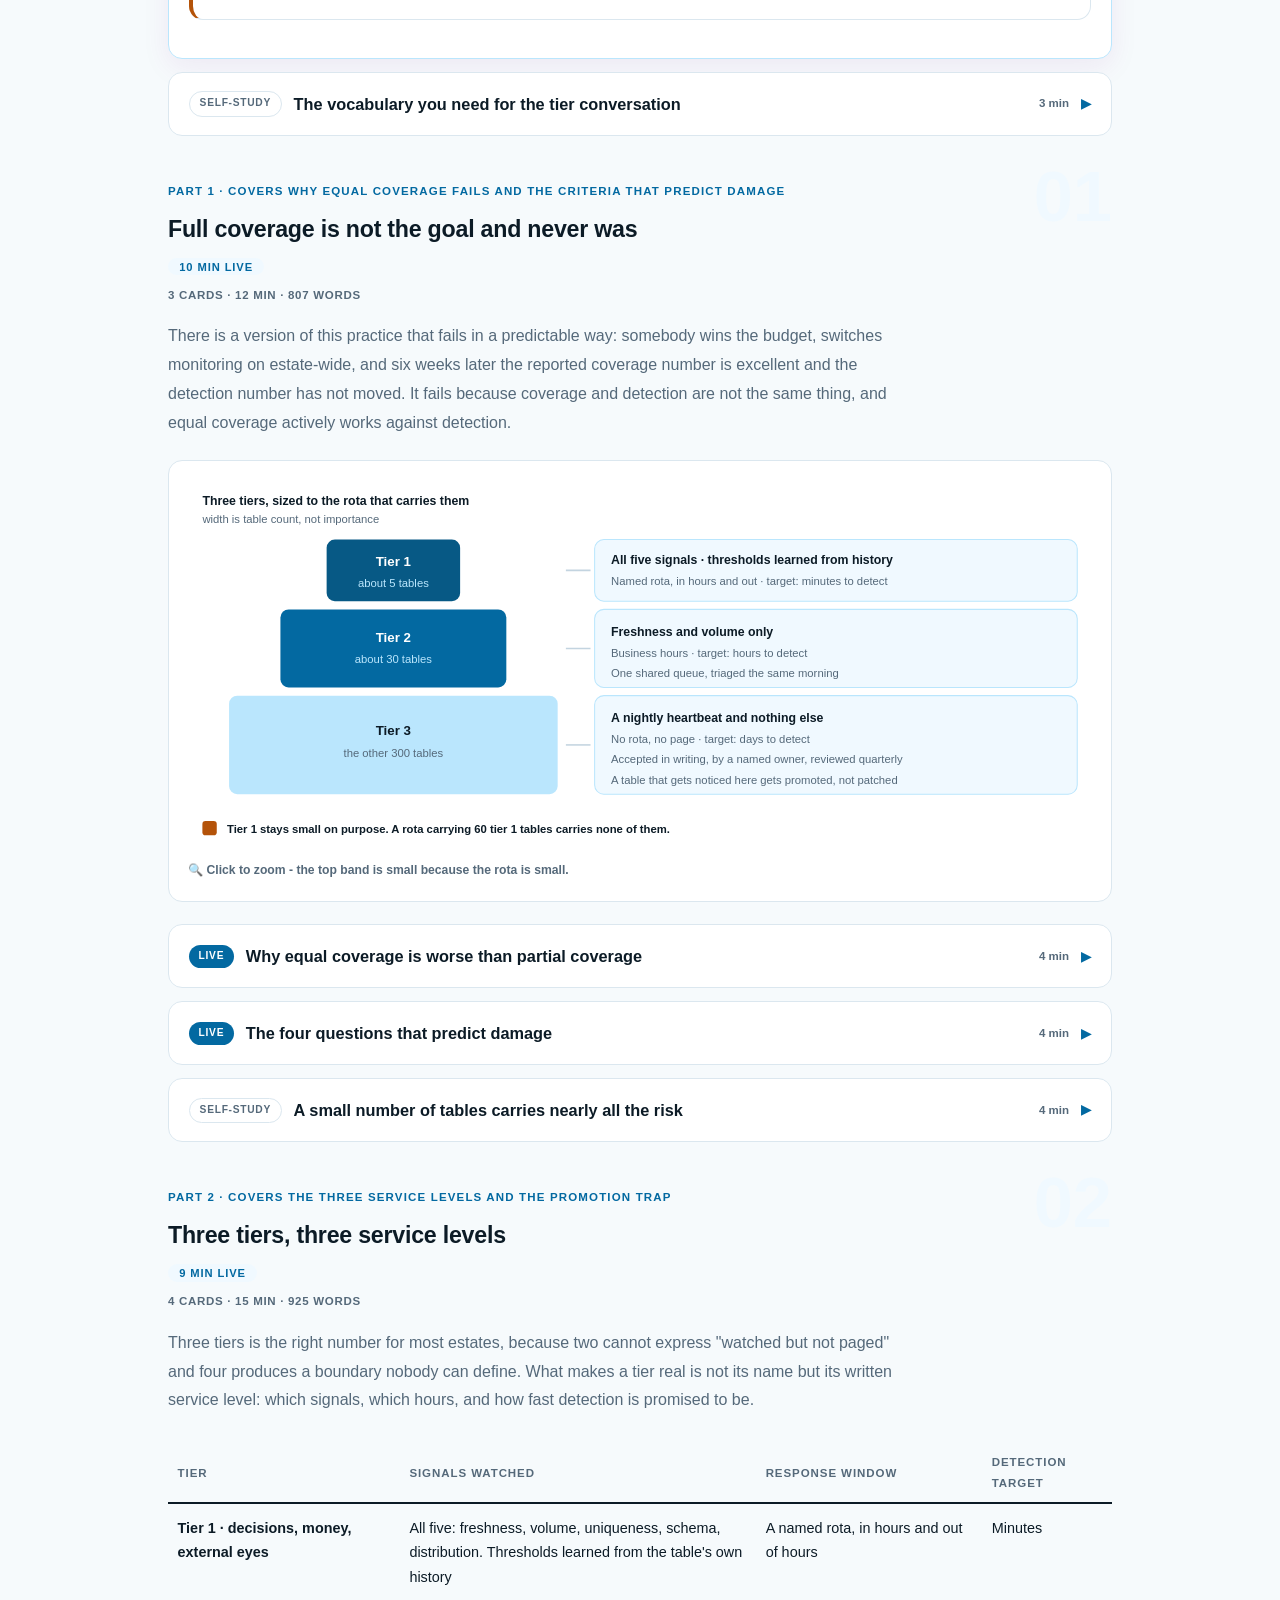
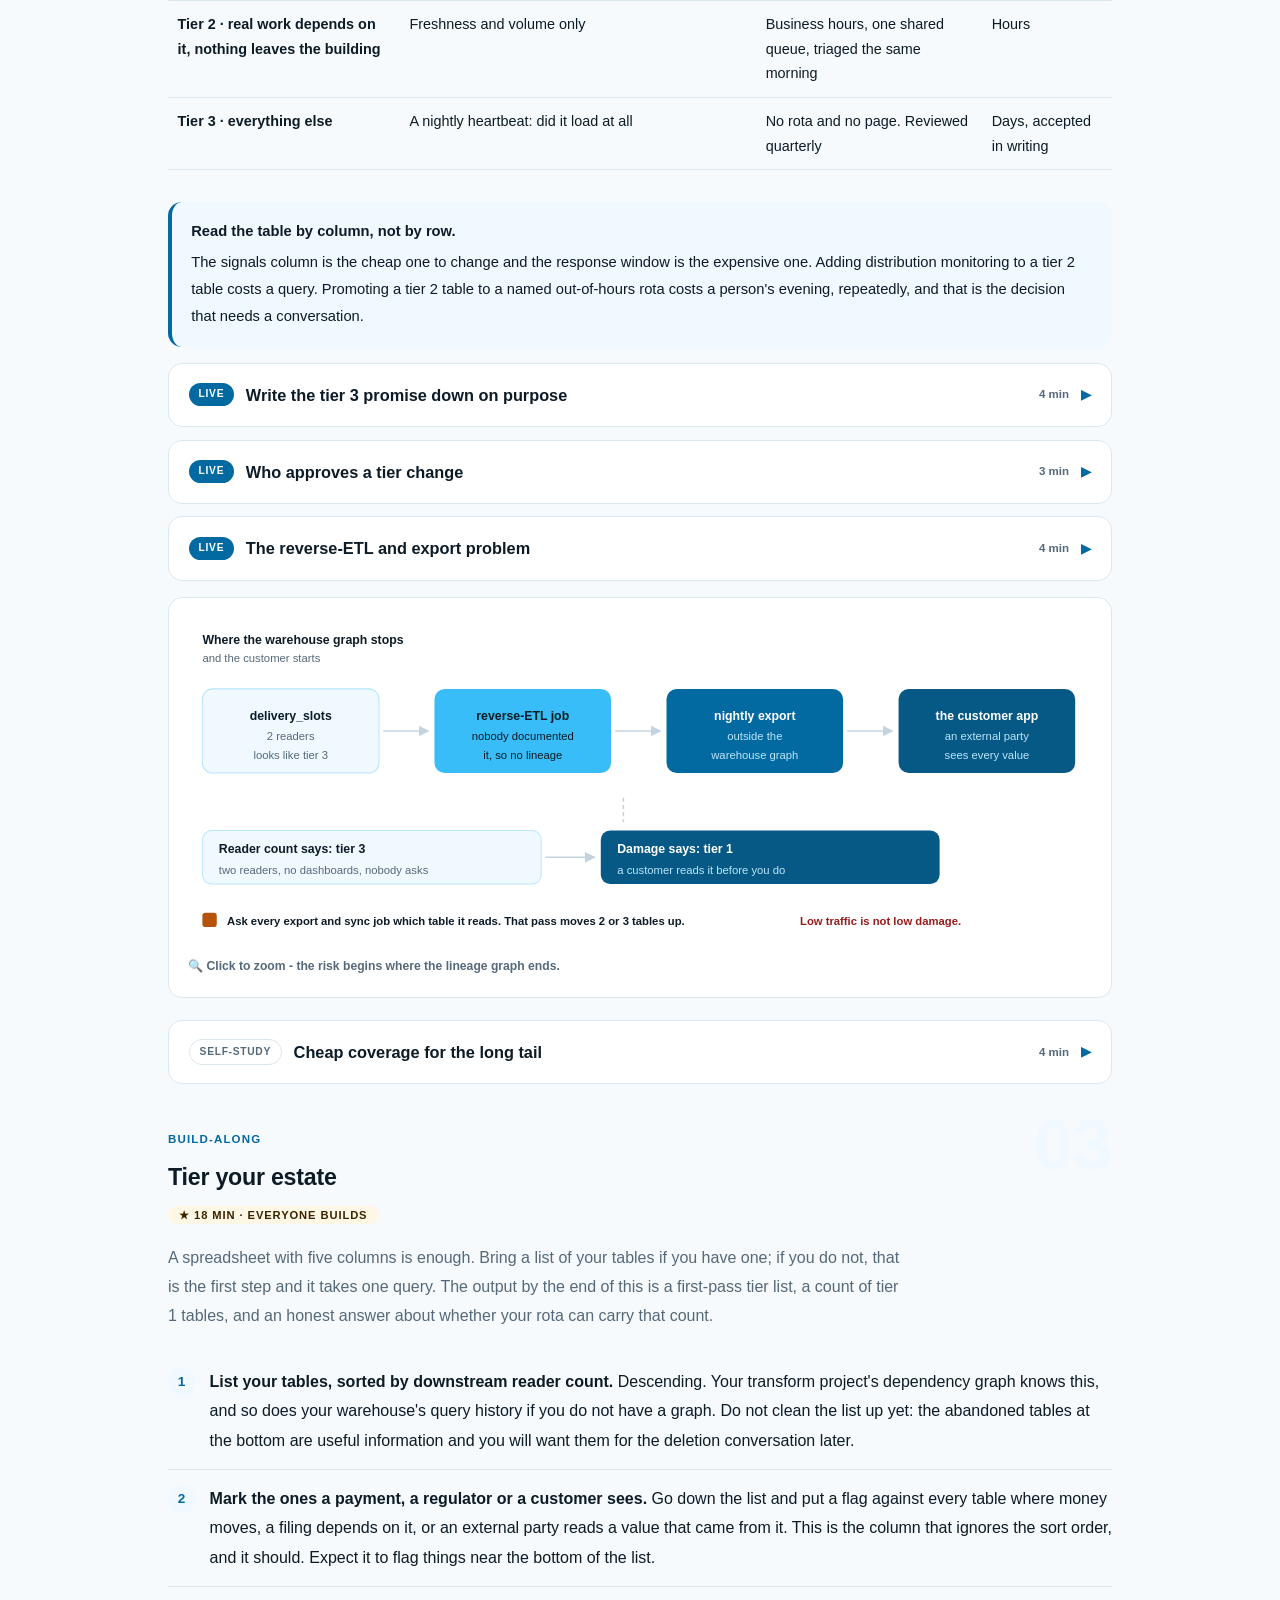
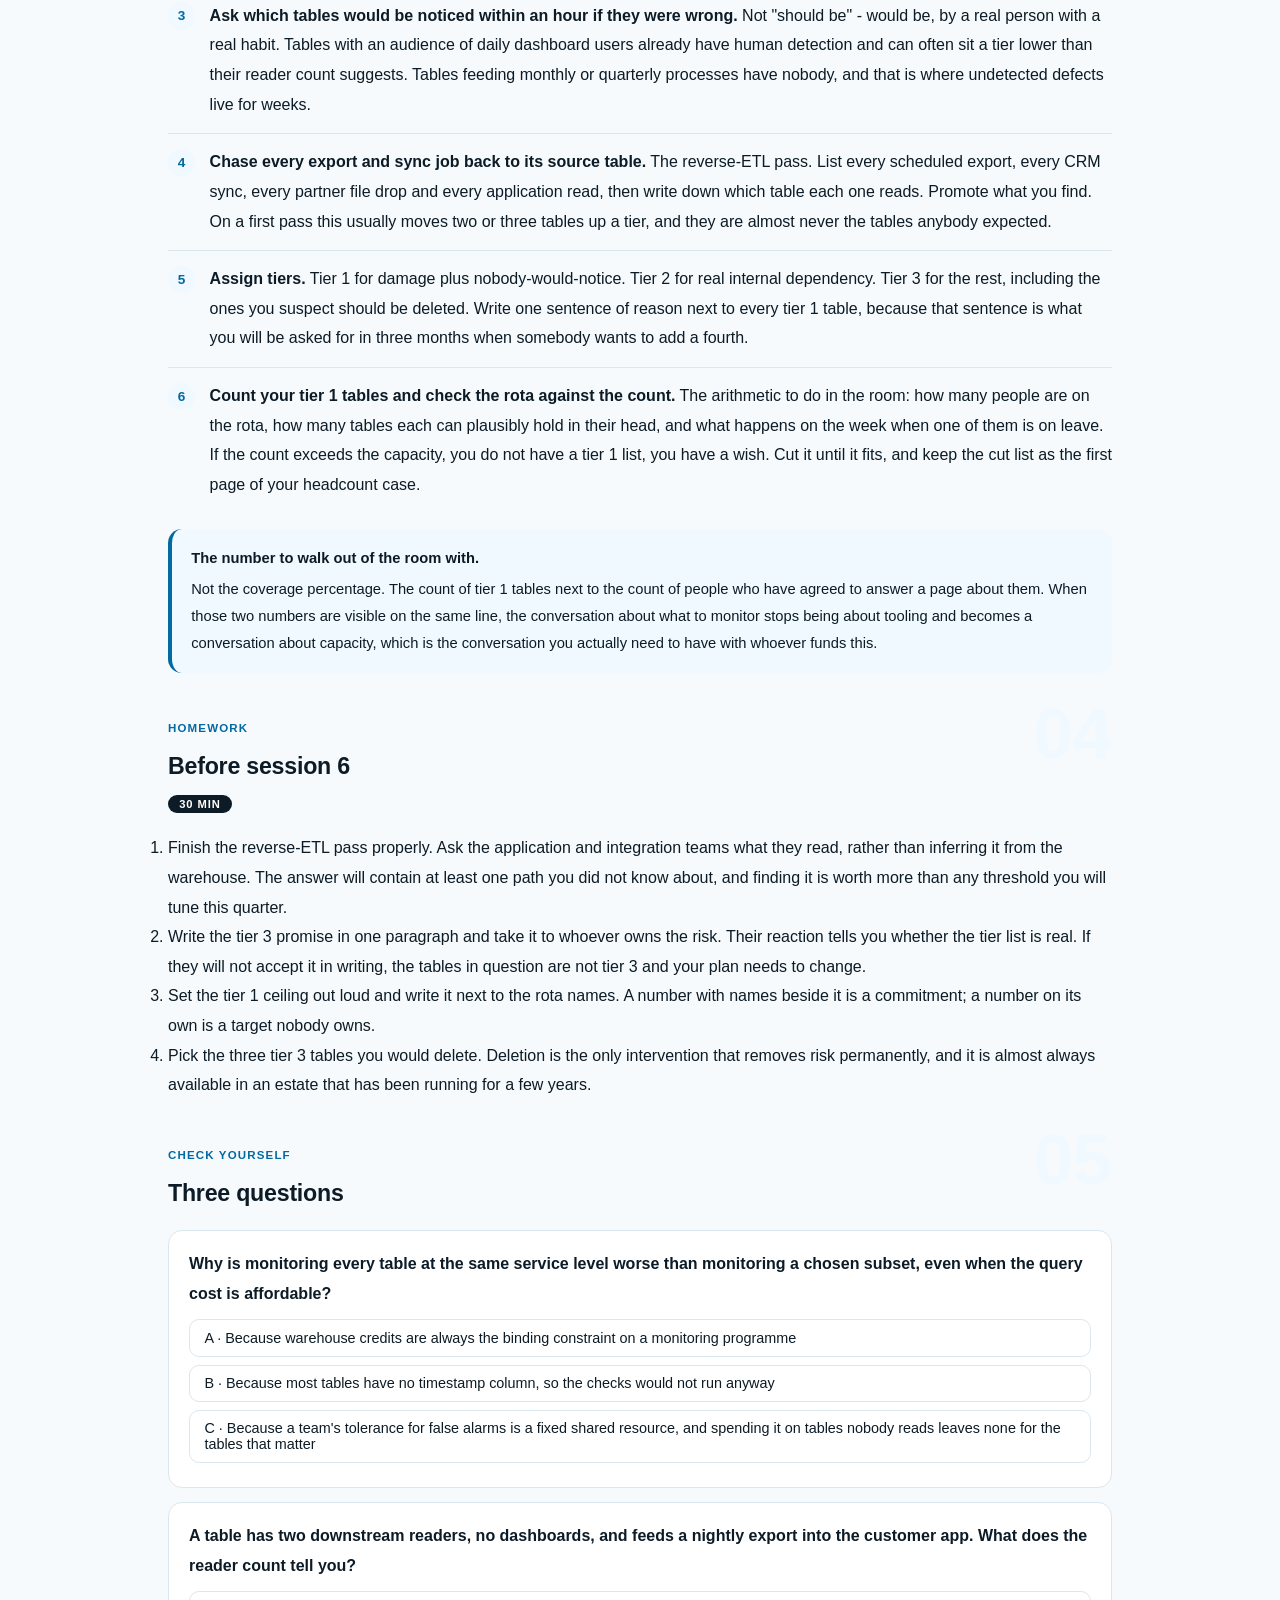
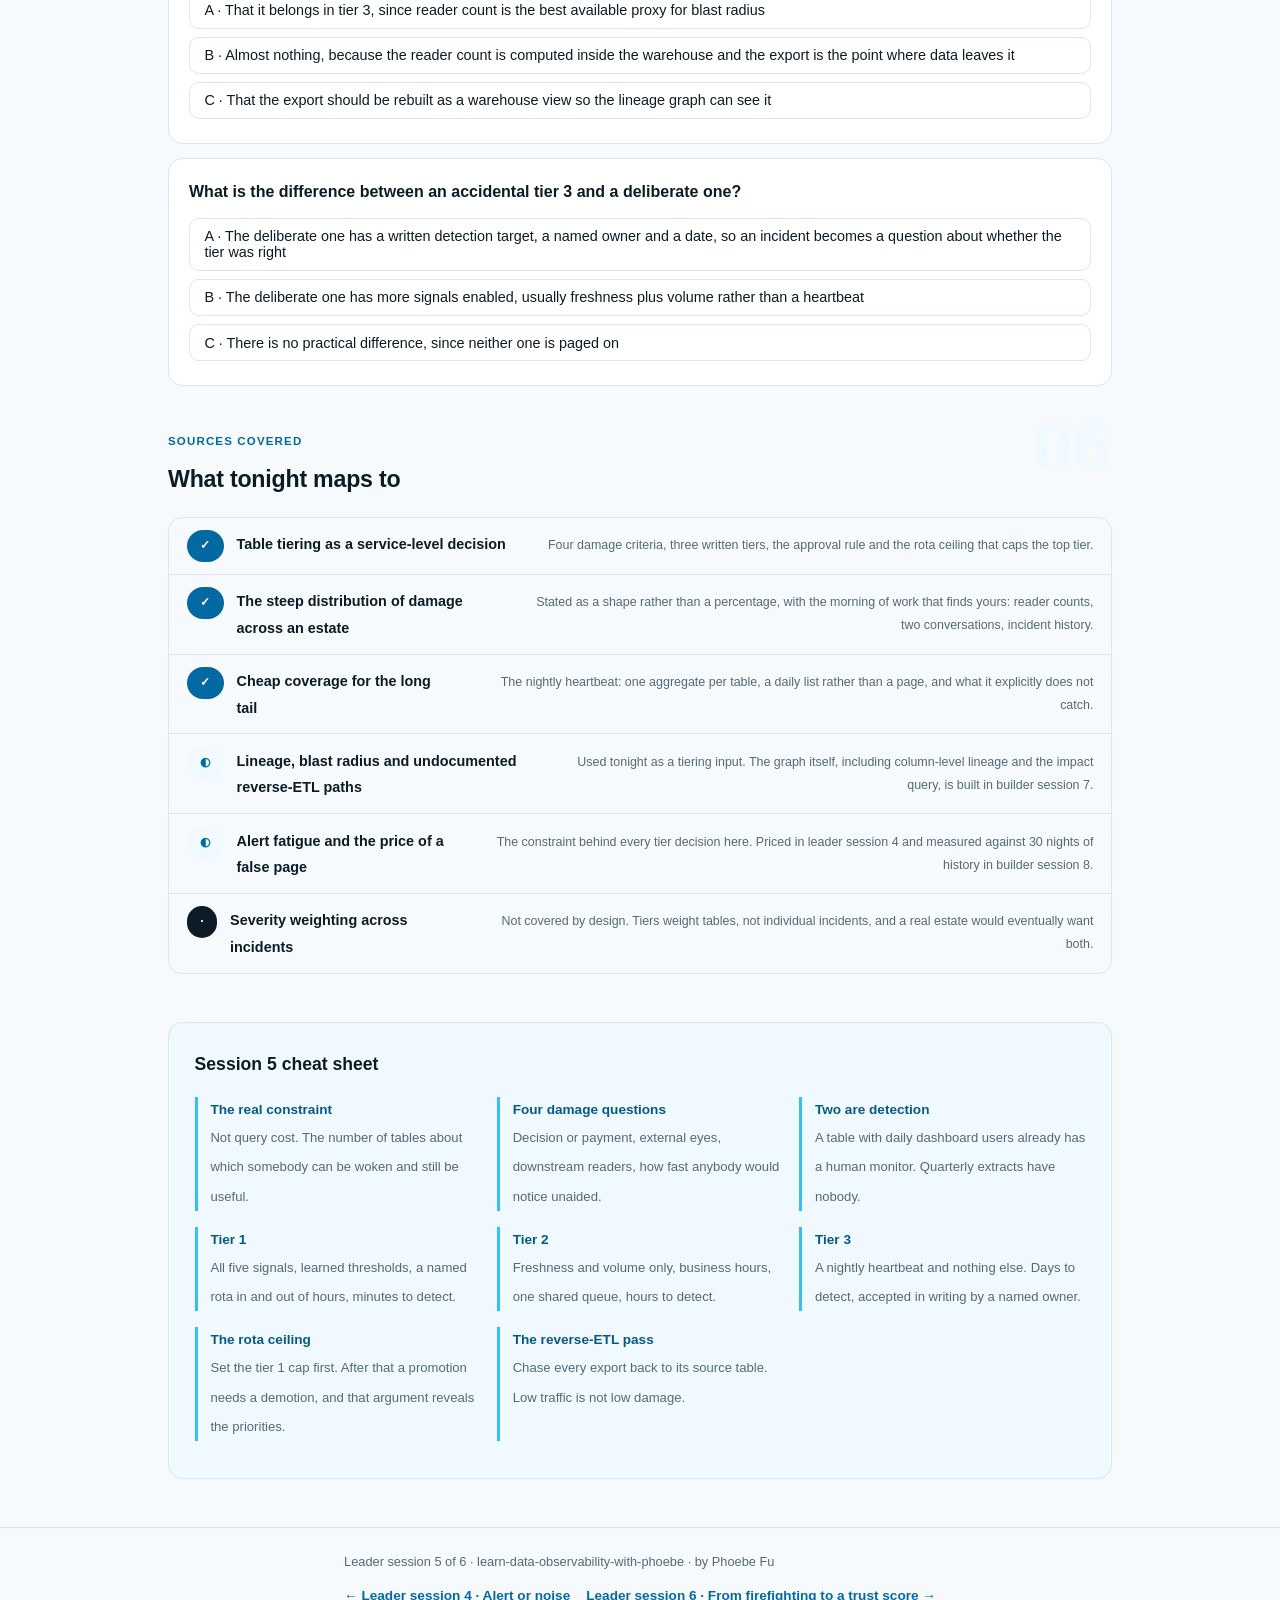
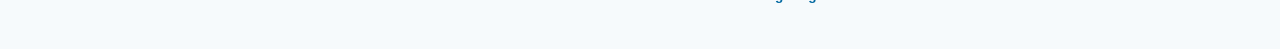
<file: courses/a5-coverage-without-headcount.html>
<!DOCTYPE html>
<html lang="en">
<head>
<meta charset="UTF-8">
<meta name="viewport" content="width=device-width, initial-scale=1.0">
<!-- social:start -->
<meta name="description" content="Leader session 5 of 6. Monitoring every table equally is both unaffordable and counterproductive. Three tiers, three service levels, a tier 3 promise written down on purpose, and the export that quietly belongs a tier up.">
<meta property="og:type" content="article">
<meta property="og:site_name" content="Learn with Phoebe">
<meta property="og:title" content="Coverage without headcount - learn data observability with phoebe">
<meta property="og:description" content="Leader session 5 of 6. Full coverage was never the goal. Tier the estate, buy detection where damage lives, and write down what the long tail does not get.">
<meta property="og:url" content="https://phoebefu6.github.io/learn-data-observability-with-phoebe/courses/a5-coverage-without-headcount.html">
<meta property="og:image" content="https://phoebefu6.github.io/learn-data-observability-with-phoebe/assets/og-cover.png">
<meta property="og:image:width" content="1200">
<meta property="og:image:height" content="630">
<meta name="twitter:card" content="summary_large_image">
<meta name="twitter:title" content="Coverage without headcount - learn data observability with phoebe">
<meta name="twitter:description" content="Three tiers, three service levels, and the reverse-ETL table that reorders most tier lists.">
<meta name="twitter:image" content="https://phoebefu6.github.io/learn-data-observability-with-phoebe/assets/og-cover.png">
<!-- social:end -->
<title>Leader session 5 · Coverage without headcount - learn data observability with phoebe</title>
<link rel="stylesheet" href="../assets/style.css?v=25">
</head>
<body>

<div class="toolbar">
  <div class="wrap">
    <span class="crumb"><a href="../index.html">learn-data-observability-with-phoebe</a> / Leader session 5 of 6</span>
    <button class="btn" id="toggle-all" type="button">Expand all</button>
    <button class="btn primary" id="zoom-toggle" type="button">Projector zoom: off</button>
  </div>
</div>

<header class="masthead">
  <div class="wrap">
    <div class="eyebrow">Learn Data Observability with Phoebe · Leader session 5 of 6</div>
    <h1>Coverage without <span class="accent">headcount</span></h1>
    <p class="sub">The first budget request for observability almost always asks for the same thing: cover everything. It is the wrong ask, and not only because of the invoice. Monitoring 340 tables at the same service level spends the team's whole tolerance for false alarms on tables nobody reads, which means the six that matter arrive into a channel that has already been muted. Tonight you tier Bellwether's estate, set three honest service levels, and find the one table that looks quiet and is not.</p>
    <div class="chip-row">
      <span class="chip level">🟠 Advanced</span>
      <span class="chip audience">Data and analytics leaders</span>
      <span class="chip audience">Platform owners</span>
      <span class="chip time">45 min</span>
    </div>
    <div class="agenda">
      <span class="a1" style="flex:1">0-3 · Welcome</span>
      <span class="a2" style="flex:5">3-22 · Tiering, and why full coverage is the wrong goal</span>
      <span class="a3" style="flex:4">22-40 · Build-along: tier your estate</span>
      <span class="a4" style="flex:1">40-45 · Q&amp;A</span>
    </div>
  </div>
</header>

<main class="wrap">

  <!-- ============ INTRO ============ -->
  <section class="section" id="intro">
    <div class="section-kicker">
      <span class="klabel">Part 0</span>
      <h2>Where this sits in the leader track</h2>
    </div>
    <p class="lede">Six sessions, 45 minutes each, and one deliverable: a page you can hand to whoever funds this. Session 1 put a number on the discovery gap, session 2 named the five signals, session 3 turned quality into three chosen dimensions and session 4 priced a false page. Tonight is the money question: how far does a small team's attention stretch, and what do you deliberately leave uncovered. Session 6 turns the answer into three reportable numbers and a 90-day plan. The estate throughout is Bellwether's, a grocery delivery company with 340 tables in the warehouse and two people who could plausibly carry a pager.</p>

    <div class="legend">
      <span class="pill">Live = presented in the 45 minutes</span>
      <span class="pill">Self-study = the full depth, after class</span>
      <span class="pill">🔍 Every diagram zooms</span>
    </div>

    <div class="callout win">
      <p><strong>★ What you walk out with tonight.</strong> A tier list for your own estate, built from four questions rather than from who complained most recently. Three written service levels, including the one that says out loud what the long tail does not get. And the check that reorders most tier lists in the room: which of your quiet tables feeds something a customer, a regulator or a payment run can see.</p>
    </div>

    <details class="card" open>
      <summary><span class="mode live">Live</span>The shape of the problem, in one paragraph<span class="mini">3 min</span><span class="caret">▶</span></summary>
      <div class="body">
        <p>Detection is bought with two currencies. One is money, and it is the smaller of the two: a metadata check on a table costs a fraction of a cent to run and the invoice only becomes interesting when checks start reading rows. The other currency is human attention, and it does not scale at all. A rota of two people can hold a few dozen tables in their heads and answer a page about them at 07:00 with some idea of what to do. It cannot hold 340.</p>
        <p>So the real constraint on coverage is not the tooling budget. It is the number of tables about which somebody can be woken and still be useful. Every tiering decision below is an argument about how to spend that number.</p>
        <div class="callout example">
          <span class="ex-pill">Real world</span>
          <p>Bellwether's first attempt turned freshness and volume on for all 340 tables at one fixed threshold. The first week produced 40-odd alerts. Three were real. By the second Friday the channel had been muted by everybody except the analyst who had built it, and when a genuine partial load hit the orders table it was still finance who found it on the Monday.</p>
        </div>
      </div>
    </details>

    <details class="card">
      <summary><span class="mode self">Self-study</span>The vocabulary you need for the tier conversation<span class="mini">3 min</span><span class="caret">▶</span></summary>
      <div class="body">
        <ul>
          <li><strong>Tier</strong> - a promise about a table, not a description of it. Two tables with identical schemas can sit in different tiers because different things happen when they are wrong.</li>
          <li><strong>Service level</strong> - what a tier gets: which signals are watched, in which hours, and how fast detection is expected to be. Written down, dated, and reviewed.</li>
          <li><strong>Detection target</strong> - the honest promise. Minutes, hours or days. A tier with no stated target is a tier nobody can hold you to and nobody can plan around.</li>
          <li><strong>Downstream reader count</strong> - how many models, dashboards, exports and jobs read this table. A good first proxy for damage and a bad last word on it.</li>
          <li><strong>Blast radius</strong> - everything that breaks when this table is wrong, including the paths nobody documented. Builder session 7 builds the graph that answers this properly.</li>
          <li><strong>Rota capacity</strong> - the number of tier 1 tables your named humans can actually carry. The hard ceiling on the whole plan.</li>
        </ul>
      </div>
    </details>
  </section>

  <!-- ============ PART 1 ============ -->
  <section class="section" id="part-1">
    <div class="section-kicker">
      <span class="klabel">Part 1 · covers why equal coverage fails and the criteria that predict damage</span>
      <h2>Full coverage is not the goal and never was</h2>
      <span class="tag concept">10 min live</span>
    </div>
    <p class="lede">There is a version of this practice that fails in a predictable way: somebody wins the budget, switches monitoring on estate-wide, and six weeks later the reported coverage number is excellent and the detection number has not moved. It fails because coverage and detection are not the same thing, and equal coverage actively works against detection.</p>

    <figure class="zoomable">
      <svg viewBox="0 0 880 360" xmlns="http://www.w3.org/2000/svg" role="img" aria-label="A three-tier pyramid. A small top band is tier 1 with all five signals, learned thresholds, a named rota and a target of minutes to detect. A wider middle band is tier 2 with freshness and volume in business hours and a target of hours. The widest bottom band is tier 3 with a nightly heartbeat only and a target of days, accepted in writing.">
        <style>
          .a5aT { font: 800 13px Inter, sans-serif; fill: #fff; }
          .a5aTi { font: 800 13px Inter, sans-serif; fill: #0C1B26; }
          .a5aS { font: 400 11px Inter, sans-serif; fill: #BAE6FD; }
          .a5aSi { font: 400 11px Inter, sans-serif; fill: #55697A; }
          .a5aH { font: 700 12px Inter, sans-serif; fill: #0C1B26; }
          .a5aB { font: 400 11px Inter, sans-serif; fill: #55697A; }
          .a5aN { font: 700 11px Inter, sans-serif; fill: #0C1B26; }
        </style>

        <text class="a5aH" x="14" y="24">Three tiers, sized to the rota that carries them</text>
        <text class="a5aB" x="14" y="42">width is table count, not importance</text>

        <rect x="135" y="58" width="130" height="60" rx="8" fill="#075985"></rect>
        <text class="a5aT" x="200" y="84" text-anchor="middle">Tier 1</text>
        <text class="a5aS" x="200" y="104" text-anchor="middle">about 5 tables</text>

        <rect x="90" y="126" width="220" height="76" rx="8" fill="#0369A1"></rect>
        <text class="a5aT" x="200" y="158" text-anchor="middle">Tier 2</text>
        <text class="a5aS" x="200" y="178" text-anchor="middle">about 30 tables</text>

        <rect x="40" y="210" width="320" height="96" rx="8" fill="#BAE6FD"></rect>
        <text class="a5aTi" x="200" y="248" text-anchor="middle">Tier 3</text>
        <text class="a5aSi" x="200" y="270" text-anchor="middle">the other 300 tables</text>

        <line x1="368" y1="88" x2="392" y2="88" stroke="#C3D4E0" stroke-width="1.5"></line>
        <line x1="368" y1="164" x2="392" y2="164" stroke="#C3D4E0" stroke-width="1.5"></line>
        <line x1="368" y1="258" x2="392" y2="258" stroke="#C3D4E0" stroke-width="1.5"></line>

        <rect x="396" y="58" width="470" height="60" rx="9" fill="#F0F9FF" stroke="#BAE6FD"></rect>
        <text class="a5aH" x="412" y="82">All five signals · thresholds learned from history</text>
        <text class="a5aB" x="412" y="102">Named rota, in hours and out · target: minutes to detect</text>

        <rect x="396" y="126" width="470" height="76" rx="9" fill="#F0F9FF" stroke="#BAE6FD"></rect>
        <text class="a5aH" x="412" y="152">Freshness and volume only</text>
        <text class="a5aB" x="412" y="172">Business hours · target: hours to detect</text>
        <text class="a5aB" x="412" y="192">One shared queue, triaged the same morning</text>

        <rect x="396" y="210" width="470" height="96" rx="9" fill="#F0F9FF" stroke="#BAE6FD"></rect>
        <text class="a5aH" x="412" y="236">A nightly heartbeat and nothing else</text>
        <text class="a5aB" x="412" y="256">No rota, no page · target: days to detect</text>
        <text class="a5aB" x="412" y="276">Accepted in writing, by a named owner, reviewed quarterly</text>
        <text class="a5aB" x="412" y="296">A table that gets noticed here gets promoted, not patched</text>

        <rect x="14" y="332" width="14" height="14" rx="3" fill="#B45309"></rect>
        <text class="a5aN" x="38" y="344">Tier 1 stays small on purpose. A rota carrying 60 tier 1 tables carries none of them.</text>
      </svg>
      <figcaption>🔍 Click to zoom - the top band is small because the rota is small.</figcaption>
    </figure>

    <details class="card">
      <summary><span class="mode live">Live</span>Why equal coverage is worse than partial coverage<span class="mini">4 min</span><span class="caret">▶</span></summary>
      <div class="body">
        <p>Two separate costs, and the second one is the one that kills the practice.</p>
        <ul>
          <li><strong>It is unaffordable in attention, even when it is affordable in money.</strong> Every monitored table needs a threshold that somebody set, a threshold that somebody re-tunes when the table changes shape, and a human who knows what to do when it fires. Multiply that by 340 and you have described a team you do not have. The monitors that nobody maintains do not sit still: they drift into noise, because tables change and guessed thresholds do not.</li>
          <li><strong>It spends the false-page budget on tables nobody reads.</strong> A team tolerates a small number of false alarms a week before it stops treating the channel as real. That tolerance is a fixed, shared resource across the whole estate. Spend it on a staging table that three people have ever queried and it is gone by the time the payments table needs it. This is the mechanism behind every muted alert channel you have inherited: not too few monitors, too many on the wrong tables.</li>
        </ul>
        <p>Which gives the operating principle for the rest of the session. You are not trying to watch everything. You are trying to spend a fixed and rather small amount of human attention where being wrong actually costs something.</p>
      </div>
    </details>

    <details class="card">
      <summary><span class="mode live">Live</span>The four questions that predict damage<span class="mini">4 min</span><span class="caret">▶</span></summary>
      <div class="body">
        <p>Tiering conversations go wrong when they are run on importance, because everybody's table is important and the loudest stakeholder wins. Run them on damage instead, and damage is answerable with four questions that anybody can answer about their own table in a minute.</p>
        <ul>
          <li><strong>Does a decision or a payment depend on it?</strong> Money moving, prices changing, a supplier being paid, a shift being staffed. If being wrong here changes what somebody does with money, it is a candidate for the top tier regardless of how few readers it has.</li>
          <li><strong>Does an external party see it?</strong> A customer, a partner, a regulator, an auditor. External visibility converts a data problem into a trust problem, and trust problems cost far more than the fix.</li>
          <li><strong>How many downstream assets read it?</strong> Models, dashboards, exports, reverse-ETL jobs. This is the cheapest of the four to compute because your warehouse or catalogue can usually tell you, and it is a proxy rather than an answer: high reader count means wide blast radius, low reader count means nothing at all.</li>
          <li><strong>How fast would anybody notice on their own?</strong> The honest one. A table feeding a dashboard that three people open every morning has a human monitor already. A table feeding a quarterly regulatory extract has nobody, and a defect there sits undisturbed for weeks.</li>
        </ul>
        <p>Two of those four questions are about damage and two are about detection. Both halves matter: a table where the damage is large and somebody would notice in ten minutes anyway is a worse investment than a table where the damage is moderate and nobody would notice until the quarter closed.</p>
        <div class="callout example">
          <span class="ex-pill">Real world</span>
          <p>Bellwether's most-read table was a customer dimension with 60 downstream readers, and it scored badly on the fourth question: it feeds every dashboard in the company, so a defect gets reported by a human within the hour. Their worst exposure was a supplier terms table with two readers, feeding a monthly payment run, where nobody would have noticed until money left the building.</p>
        </div>
      </div>
    </details>

    <details class="card">
      <summary><span class="mode self">Self-study</span>A small number of tables carries nearly all the risk<span class="mini">4 min</span><span class="caret">▶</span></summary>
      <div class="body">
        <p>The pattern is consistent enough to plan around and worth stating honestly rather than as a statistic. In most warehouses, a small minority of tables sits underneath almost all of the decisions, the money and the external reporting. The rest is intermediate models, staging copies, abandoned experiments and one-off extracts that somebody built for a project that ended.</p>
        <p>The exact share varies by estate and anybody quoting you a precise percentage for your warehouse has not looked at it. What does not vary is the shape: the distribution of damage across tables is steep, not flat. That is the whole reason tiering works. If damage were evenly spread, equal coverage would be the right answer and this session would not exist.</p>
        <p>The good news is the cost of finding out. This is a morning of work, not a project, and it does not need a catalogue purchase:</p>
        <ul>
          <li><strong>Reader counts</strong> come from your transform project's dependency graph or from the warehouse's query history. One query, sorted descending.</li>
          <li><strong>Money and external paths</strong> come from asking finance and whoever owns customer-facing reporting which tables they depend on. Two conversations, twenty minutes each, and they will name the same handful.</li>
          <li><strong>The noticing question</strong> comes from the incident history you already have, even if it lives in a chat channel rather than a tracker. Which tables have ever generated a complaint, and how long did it take.</li>
        </ul>
        <p>What takes a project is maintaining the list once it exists, which is why the approval rule in part 2 matters more than the first pass does.</p>
      </div>
    </details>
  </section>

  <!-- ============ PART 2 ============ -->
  <section class="section" id="part-2">
    <div class="section-kicker">
      <span class="klabel">Part 2 · covers the three service levels and the promotion trap</span>
      <h2>Three tiers, three service levels</h2>
      <span class="tag concept">9 min live</span>
    </div>
    <p class="lede">Three tiers is the right number for most estates, because two cannot express "watched but not paged" and four produces a boundary nobody can define. What makes a tier real is not its name but its written service level: which signals, which hours, and how fast detection is promised to be.</p>

    <table class="clean">
      <thead>
        <tr><th>Tier</th><th>Signals watched</th><th>Response window</th><th>Detection target</th></tr>
      </thead>
      <tbody>
        <tr><td><strong>Tier 1</strong> · decisions, money, external eyes</td><td>All five: freshness, volume, uniqueness, schema, distribution. Thresholds learned from the table's own history</td><td>A named rota, in hours and out of hours</td><td>Minutes</td></tr>
        <tr><td><strong>Tier 2</strong> · real work depends on it, nothing leaves the building</td><td>Freshness and volume only</td><td>Business hours, one shared queue, triaged the same morning</td><td>Hours</td></tr>
        <tr><td><strong>Tier 3</strong> · everything else</td><td>A nightly heartbeat: did it load at all</td><td>No rota and no page. Reviewed quarterly</td><td>Days, accepted in writing</td></tr>
      </tbody>
    </table>

    <div class="callout tip">
      <p><strong>Read the table by column, not by row.</strong> The signals column is the cheap one to change and the response window is the expensive one. Adding distribution monitoring to a tier 2 table costs a query. Promoting a tier 2 table to a named out-of-hours rota costs a person's evening, repeatedly, and that is the decision that needs a conversation.</p>
    </div>

    <details class="card">
      <summary><span class="mode live">Live</span>Write the tier 3 promise down on purpose<span class="mini">4 min</span><span class="caret">▶</span></summary>
      <div class="body">
        <p>Every estate already has a tier 3. The difference between a good practice and a bad one is whether it was chosen or whether it happened. An accidental tier 3 is the set of tables nobody got round to, and it is indefensible in an incident review because the honest answer is "we did not think about it". A deliberate tier 3 is a decision with a name and a date on it, and it survives the review.</p>
        <p>The wording matters, because the two versions below get different reactions in the same room.</p>
        <div class="prompt-box bad">
          <span class="label">✗ The accidental version</span>
We monitor our critical tables. The rest are covered by the pipeline's own error handling.
        </div>
        <div class="prompt-box good">
          <span class="label">★ The deliberate version</span>
Tier 3 is 300 tables with a nightly load heartbeat and no other checks.
If a tier 3 table is wrong rather than missing, we expect to find out in
days, usually from the person using it. Owner: analytics. Accepted by the
data leadership group on 2026-04-14. Reviewed every quarter.
        </div>
        <p>The second version buys you three things. It tells stakeholders what to expect so they stop assuming a level of protection that does not exist. It makes promotion a normal request rather than an escalation. And when a tier 3 table does cause an incident, the conversation is about whether the tier was right, which is a productive conversation, rather than about who forgot, which is not.</p>
      </div>
    </details>

    <details class="card">
      <summary><span class="mode live">Live</span>Who approves a tier change<span class="mini">3 min</span><span class="caret">▶</span></summary>
      <div class="body">
        <p>A tier list with no approval rule inflates. Every incident produces a request to promote the table involved, every request sounds reasonable in isolation, and within two quarters the top tier holds 80 tables and the rota is meaningless. The rule that prevents it is not strictness, it is arithmetic made visible.</p>
        <ul>
          <li><strong>Promotion into tier 1 is capped by the rota, not by the merits.</strong> Decide the ceiling first, out loud: this rota can carry twelve tier 1 tables. After that, a promotion requires a demotion, and the person requesting it gets to argue about which table leaves. That conversation is where the real priorities surface.</li>
          <li><strong>One named approver, not a committee.</strong> Whoever owns the rota approves tier changes, because they are the person who absorbs the cost. A committee approves everything.</li>
          <li><strong>Requests are logged with the reason.</strong> Six months of promotion requests is the best evidence you will ever have for a headcount case, because it is a list of things the business said mattered, in its own words, with dates.</li>
          <li><strong>Demotion is a normal event and needs its own habit.</strong> Nobody ever asks to be demoted, so it has to be scheduled: at each quarterly review, look for tier 1 tables that have not fired a real alert in two quarters and no longer feed anything important. Moving one down is not an admission of error.</li>
        </ul>
      </div>
    </details>

    <details class="card">
      <summary><span class="mode live">Live</span>The reverse-ETL and export problem<span class="mini">4 min</span><span class="caret">▶</span></summary>
      <div class="body">
        <p>This is the finding that reorders most tier lists, and it is why reader count is a proxy and not an answer. A table can look like the quietest thing in the warehouse - two readers, no dashboards, nobody has queried it interactively in months - and feed a job that pushes values into a CRM, a partner SFTP drop, a pricing file or a customer-facing portal. Downstream of that job is an external party, which means question two of the four is a yes, which means the table belongs a tier up.</p>
        <p>These paths are hard to see for a structural reason. Reader counts are usually computed inside the warehouse, and a reverse-ETL job or a scheduled export is the point at which data leaves the warehouse. The graph you are looking at stops exactly where the risk starts.</p>
        <div class="callout example">
          <span class="ex-pill">Real world</span>
          <p>Bellwether's delivery slot table had two readers and sat in tier 3. It also fed a nightly export that populated available slots in the customer app. When a schema change dropped a region column, the app showed no Saturday slots in one city for a day and a half. Nobody in the data team had a monitor on it, and the incident arrived as a support ticket queue rather than as an alert.</p>
        </div>
      </div>
    </details>

    <figure class="zoomable">
      <svg viewBox="0 0 880 320" xmlns="http://www.w3.org/2000/svg" role="img" aria-label="A quiet-looking table with two downstream readers feeds an undocumented reverse-ETL job, which feeds a nightly export, which is what the customer sees in the app. Below, reader count says tier 3 by traffic while customer visibility says tier 1 by damage.">
        <style>
          .a5bT { font: 800 12px Inter, sans-serif; fill: #fff; }
          .a5bTi { font: 800 12px Inter, sans-serif; fill: #0C1B26; }
          .a5bB { font: 400 11px Inter, sans-serif; fill: #55697A; }
          .a5bI { font: 400 11px Inter, sans-serif; fill: #0C1B26; }
          .a5bW { font: 400 11px Inter, sans-serif; fill: #BAE6FD; }
          .a5bH { font: 700 12px Inter, sans-serif; fill: #0C1B26; }
          .a5bN { font: 700 11px Inter, sans-serif; fill: #0C1B26; }
          .a5bR { font: 700 11px Inter, sans-serif; fill: #991B1B; }
        </style>
        <defs>
          <marker id="a5bAr" viewBox="0 0 10 10" refX="9" refY="5" markerWidth="7" markerHeight="7" orient="auto">
            <path d="M0,0 L10,5 L0,10 z" fill="#C3D4E0"></path>
          </marker>
        </defs>

        <text class="a5bH" x="14" y="26">Where the warehouse graph stops</text>
        <text class="a5bB" x="14" y="44">and the customer starts</text>

        <rect x="14" y="70" width="172" height="82" rx="10" fill="#F0F9FF" stroke="#BAE6FD"></rect>
        <text class="a5bTi" x="100" y="100" text-anchor="middle">delivery_slots</text>
        <text class="a5bB" x="100" y="120" text-anchor="middle">2 readers</text>
        <text class="a5bB" x="100" y="138" text-anchor="middle">looks like tier 3</text>

        <rect x="240" y="70" width="172" height="82" rx="10" fill="#38BDF8"></rect>
        <text class="a5bTi" x="326" y="100" text-anchor="middle">reverse-ETL job</text>
        <text class="a5bI" x="326" y="120" text-anchor="middle">nobody documented</text>
        <text class="a5bI" x="326" y="138" text-anchor="middle">it, so no lineage</text>

        <rect x="466" y="70" width="172" height="82" rx="10" fill="#0369A1"></rect>
        <text class="a5bT" x="552" y="100" text-anchor="middle">nightly export</text>
        <text class="a5bW" x="552" y="120" text-anchor="middle">outside the</text>
        <text class="a5bW" x="552" y="138" text-anchor="middle">warehouse graph</text>

        <rect x="692" y="70" width="172" height="82" rx="10" fill="#075985"></rect>
        <text class="a5bT" x="778" y="100" text-anchor="middle">the customer app</text>
        <text class="a5bW" x="778" y="120" text-anchor="middle">an external party</text>
        <text class="a5bW" x="778" y="138" text-anchor="middle">sees every value</text>

        <line x1="190" y1="111" x2="234" y2="111" stroke="#C3D4E0" stroke-width="1.5" marker-end="url(#a5bAr)"></line>
        <line x1="416" y1="111" x2="460" y2="111" stroke="#C3D4E0" stroke-width="1.5" marker-end="url(#a5bAr)"></line>
        <line x1="642" y1="111" x2="686" y2="111" stroke="#C3D4E0" stroke-width="1.5" marker-end="url(#a5bAr)"></line>

        <line x1="424" y1="176" x2="424" y2="200" stroke="#C3D4E0" stroke-width="1.5" stroke-dasharray="4 3"></line>

        <rect x="14" y="208" width="330" height="52" rx="9" fill="#F0F9FF" stroke="#BAE6FD"></rect>
        <text class="a5bH" x="30" y="230">Reader count says: tier 3</text>
        <text class="a5bB" x="30" y="250">two readers, no dashboards, nobody asks</text>

        <line x1="348" y1="234" x2="396" y2="234" stroke="#C3D4E0" stroke-width="1.5" marker-end="url(#a5bAr)"></line>

        <rect x="402" y="208" width="330" height="52" rx="9" fill="#075985"></rect>
        <text class="a5bT" x="418" y="230">Damage says: tier 1</text>
        <text class="a5bW" x="418" y="250">a customer reads it before you do</text>

        <rect x="14" y="288" width="14" height="14" rx="3" fill="#B45309"></rect>
        <text class="a5bN" x="38" y="300">Ask every export and sync job which table it reads. That pass moves 2 or 3 tables up.</text>
        <text class="a5bR" x="596" y="300">Low traffic is not low damage.</text>
      </svg>
      <figcaption>🔍 Click to zoom - the risk begins where the lineage graph ends.</figcaption>
    </figure>

    <details class="card">
      <summary><span class="mode self">Self-study</span>Cheap coverage for the long tail<span class="mini">4 min</span><span class="caret">▶</span></summary>
      <div class="body">
        <p>Tier 3 is not zero, and the difference between zero and nearly-zero is worth understanding before you sign the promise. A nightly heartbeat asks one question of every table in the estate: did anything load. It is one aggregate query per table, it costs almost nothing, and it catches the loudest failure class - a table that has silently stopped updating - across 300 tables for less attention than a single well-tuned tier 1 monitor.</p>
        <ul>
          <li><strong>It reports, it does not page.</strong> The output is a daily list of tables that did not load, read by whoever is on triage with a coffee. No out-of-hours anything. A list is not an alert and does not spend the false-page budget.</li>
          <li><strong>It is how tables get discovered, not just checked.</strong> The first run of a heartbeat across a whole estate typically finds tables that stopped loading months ago and nobody noticed. Those are candidates for deletion, which is a better outcome than monitoring them.</li>
          <li><strong>It gives you the promotion signal.</strong> If a tier 3 table shows up on the daily list and somebody in the business complains the same day, that table has told you it is not tier 3. Two occurrences is enough evidence to promote it.</li>
        </ul>
        <p>What tier 3 explicitly does not catch is a table that loads on time with wrong data in it. That is the sentence to say out loud when you present the tier list, because it is the assumption stakeholders make by default.</p>
      </div>
    </details>
  </section>

  <!-- ============ DEMO ============ -->
  <section class="section" id="demo-1">
    <div class="section-kicker">
      <span class="klabel">Build-along</span>
      <h2>Tier your estate</h2>
      <span class="tag demo">★ 18 min · everyone builds</span>
    </div>
    <p class="lede">A spreadsheet with five columns is enough. Bring a list of your tables if you have one; if you do not, that is the first step and it takes one query. The output by the end of this is a first-pass tier list, a count of tier 1 tables, and an honest answer about whether your rota can carry that count.</p>

    <div class="steps">
      <div class="step">
        <p><strong>List your tables, sorted by downstream reader count.</strong> Descending. Your transform project's dependency graph knows this, and so does your warehouse's query history if you do not have a graph. Do not clean the list up yet: the abandoned tables at the bottom are useful information and you will want them for the deletion conversation later.</p>
      </div>
      <div class="step">
        <p><strong>Mark the ones a payment, a regulator or a customer sees.</strong> Go down the list and put a flag against every table where money moves, a filing depends on it, or an external party reads a value that came from it. This is the column that ignores the sort order, and it should. Expect it to flag things near the bottom of the list.</p>
      </div>
      <div class="step">
        <p><strong>Ask which tables would be noticed within an hour if they were wrong.</strong> Not "should be" - would be, by a real person with a real habit. Tables with an audience of daily dashboard users already have human detection and can often sit a tier lower than their reader count suggests. Tables feeding monthly or quarterly processes have nobody, and that is where undetected defects live for weeks.</p>
      </div>
      <div class="step">
        <p><strong>Chase every export and sync job back to its source table.</strong> The reverse-ETL pass. List every scheduled export, every CRM sync, every partner file drop and every application read, then write down which table each one reads. Promote what you find. On a first pass this usually moves two or three tables up a tier, and they are almost never the tables anybody expected.</p>
      </div>
      <div class="step">
        <p><strong>Assign tiers.</strong> Tier 1 for damage plus nobody-would-notice. Tier 2 for real internal dependency. Tier 3 for the rest, including the ones you suspect should be deleted. Write one sentence of reason next to every tier 1 table, because that sentence is what you will be asked for in three months when somebody wants to add a fourth.</p>
      </div>
      <div class="step">
        <p><strong>Count your tier 1 tables and check the rota against the count.</strong> The arithmetic to do in the room: how many people are on the rota, how many tables each can plausibly hold in their head, and what happens on the week when one of them is on leave. If the count exceeds the capacity, you do not have a tier 1 list, you have a wish. Cut it until it fits, and keep the cut list as the first page of your headcount case.</p>
      </div>
    </div>

    <div class="callout tip">
      <p><strong>The number to walk out of the room with.</strong> Not the coverage percentage. The count of tier 1 tables next to the count of people who have agreed to answer a page about them. When those two numbers are visible on the same line, the conversation about what to monitor stops being about tooling and becomes a conversation about capacity, which is the conversation you actually need to have with whoever funds this.</p>
    </div>
  </section>

  <!-- ============ HOMEWORK ============ -->
  <section class="section" id="exercise">
    <div class="section-kicker">
      <span class="klabel">Homework</span>
      <h2>Before session 6</h2>
      <span class="tag exercise">30 min</span>
    </div>
    <ol>
      <li>Finish the reverse-ETL pass properly. Ask the application and integration teams what they read, rather than inferring it from the warehouse. The answer will contain at least one path you did not know about, and finding it is worth more than any threshold you will tune this quarter.</li>
      <li>Write the tier 3 promise in one paragraph and take it to whoever owns the risk. Their reaction tells you whether the tier list is real. If they will not accept it in writing, the tables in question are not tier 3 and your plan needs to change.</li>
      <li>Set the tier 1 ceiling out loud and write it next to the rota names. A number with names beside it is a commitment; a number on its own is a target nobody owns.</li>
      <li>Pick the three tier 3 tables you would delete. Deletion is the only intervention that removes risk permanently, and it is almost always available in an estate that has been running for a few years.</li>
    </ol>
  </section>

  <!-- ============ QUIZ ============ -->
  <section class="section" id="quiz">
    <div class="section-kicker">
      <span class="klabel">Check yourself</span>
      <h2>Three questions</h2>
    </div>

    <div class="quiz-q" data-answer="2">
      <p class="qtext">Why is monitoring every table at the same service level worse than monitoring a chosen subset, even when the query cost is affordable?</p>
      <button class="qopt" type="button">A · Because warehouse credits are always the binding constraint on a monitoring programme</button>
      <button class="qopt" type="button">B · Because most tables have no timestamp column, so the checks would not run anyway</button>
      <button class="qopt" type="button">C · Because a team's tolerance for false alarms is a fixed shared resource, and spending it on tables nobody reads leaves none for the tables that matter</button>
      <p class="qwhy">Money scales and attention does not. False-page tolerance is one pool shared across the whole estate, so a noisy monitor on a staging table degrades detection on the payments table.</p>
    </div>

    <div class="quiz-q" data-answer="1">
      <p class="qtext">A table has two downstream readers, no dashboards, and feeds a nightly export into the customer app. What does the reader count tell you?</p>
      <button class="qopt" type="button">A · That it belongs in tier 3, since reader count is the best available proxy for blast radius</button>
      <button class="qopt" type="button">B · Almost nothing, because the reader count is computed inside the warehouse and the export is the point where data leaves it</button>
      <button class="qopt" type="button">C · That the export should be rebuilt as a warehouse view so the lineage graph can see it</button>
      <p class="qwhy">A high reader count means a wide blast radius. A low one means the graph you are looking at cannot see the path that matters. Chasing every export back to its source table is what finds these, and it moves two or three tables up on a typical first pass.</p>
    </div>

    <div class="quiz-q" data-answer="0">
      <p class="qtext">What is the difference between an accidental tier 3 and a deliberate one?</p>
      <button class="qopt" type="button">A · The deliberate one has a written detection target, a named owner and a date, so an incident becomes a question about whether the tier was right</button>
      <button class="qopt" type="button">B · The deliberate one has more signals enabled, usually freshness plus volume rather than a heartbeat</button>
      <button class="qopt" type="button">C · There is no practical difference, since neither one is paged on</button>
      <p class="qwhy">Both may run the same single heartbeat. What differs is defensibility: a written promise of days-to-detect, accepted by a named owner, turns an incident review into a tiering decision rather than a search for who forgot.</p>
    </div>

    <p class="quiz-score"></p>
  </section>

  <!-- ============ COVERAGE ============ -->
  <section class="section" id="official">
    <div class="section-kicker">
      <span class="klabel">Sources covered</span>
      <h2>What tonight maps to</h2>
    </div>
    <div class="covered">
      <div class="covered-row">
        <span class="status pill solid">✓</span>
        <span class="name">Table tiering as a service-level decision</span>
        <span class="note">Four damage criteria, three written tiers, the approval rule and the rota ceiling that caps the top tier.</span>
      </div>
      <div class="covered-row">
        <span class="status pill solid">✓</span>
        <span class="name">The steep distribution of damage across an estate</span>
        <span class="note">Stated as a shape rather than a percentage, with the morning of work that finds yours: reader counts, two conversations, incident history.</span>
      </div>
      <div class="covered-row">
        <span class="status pill solid">✓</span>
        <span class="name">Cheap coverage for the long tail</span>
        <span class="note">The nightly heartbeat: one aggregate per table, a daily list rather than a page, and what it explicitly does not catch.</span>
      </div>
      <div class="covered-row">
        <span class="status pill light">◐</span>
        <span class="name">Lineage, blast radius and undocumented reverse-ETL paths</span>
        <span class="note">Used tonight as a tiering input. The graph itself, including column-level lineage and the impact query, is built in builder session 7.</span>
      </div>
      <div class="covered-row">
        <span class="status pill light">◐</span>
        <span class="name">Alert fatigue and the price of a false page</span>
        <span class="note">The constraint behind every tier decision here. Priced in leader session 4 and measured against 30 nights of history in builder session 8.</span>
      </div>
      <div class="covered-row">
        <span class="status pill inkpill">·</span>
        <span class="name">Severity weighting across incidents</span>
        <span class="note">Not covered by design. Tiers weight tables, not individual incidents, and a real estate would eventually want both.</span>
      </div>
    </div>
  </section>

  <!-- ============ CHEAT SHEET ============ -->
  <section class="cheat" id="cheatsheet">
    <h3>Session 5 cheat sheet</h3>
    <div class="grid-2">
      <div class="cheat-item"><b>The real constraint</b><span>Not query cost. The number of tables about which somebody can be woken and still be useful.</span></div>
      <div class="cheat-item"><b>Four damage questions</b><span>Decision or payment, external eyes, downstream readers, how fast anybody would notice unaided.</span></div>
      <div class="cheat-item"><b>Two are detection</b><span>A table with daily dashboard users already has a human monitor. Quarterly extracts have nobody.</span></div>
      <div class="cheat-item"><b>Tier 1</b><span>All five signals, learned thresholds, a named rota in and out of hours, minutes to detect.</span></div>
      <div class="cheat-item"><b>Tier 2</b><span>Freshness and volume only, business hours, one shared queue, hours to detect.</span></div>
      <div class="cheat-item"><b>Tier 3</b><span>A nightly heartbeat and nothing else. Days to detect, accepted in writing by a named owner.</span></div>
      <div class="cheat-item"><b>The rota ceiling</b><span>Set the tier 1 cap first. After that a promotion needs a demotion, and that argument reveals the priorities.</span></div>
      <div class="cheat-item"><b>The reverse-ETL pass</b><span>Chase every export back to its source table. Low traffic is not low damage.</span></div>
    </div>
  </section>

</main>

<footer class="pagefoot">
  <div class="wrap">
    <p>Leader session 5 of 6 · learn-data-observability-with-phoebe · by Phoebe Fu</p>
    <nav class="pagenav">
      <a href="a4-alert-or-noise.html">← Leader session 4 · Alert or noise</a>
      <a href="a6-trust-score.html">Leader session 6 · From firefighting to a trust score →</a>
    </nav>
  </div>
</footer>

<script src="../assets/app.js?v=23"></script>
</body>
</html>
</file>
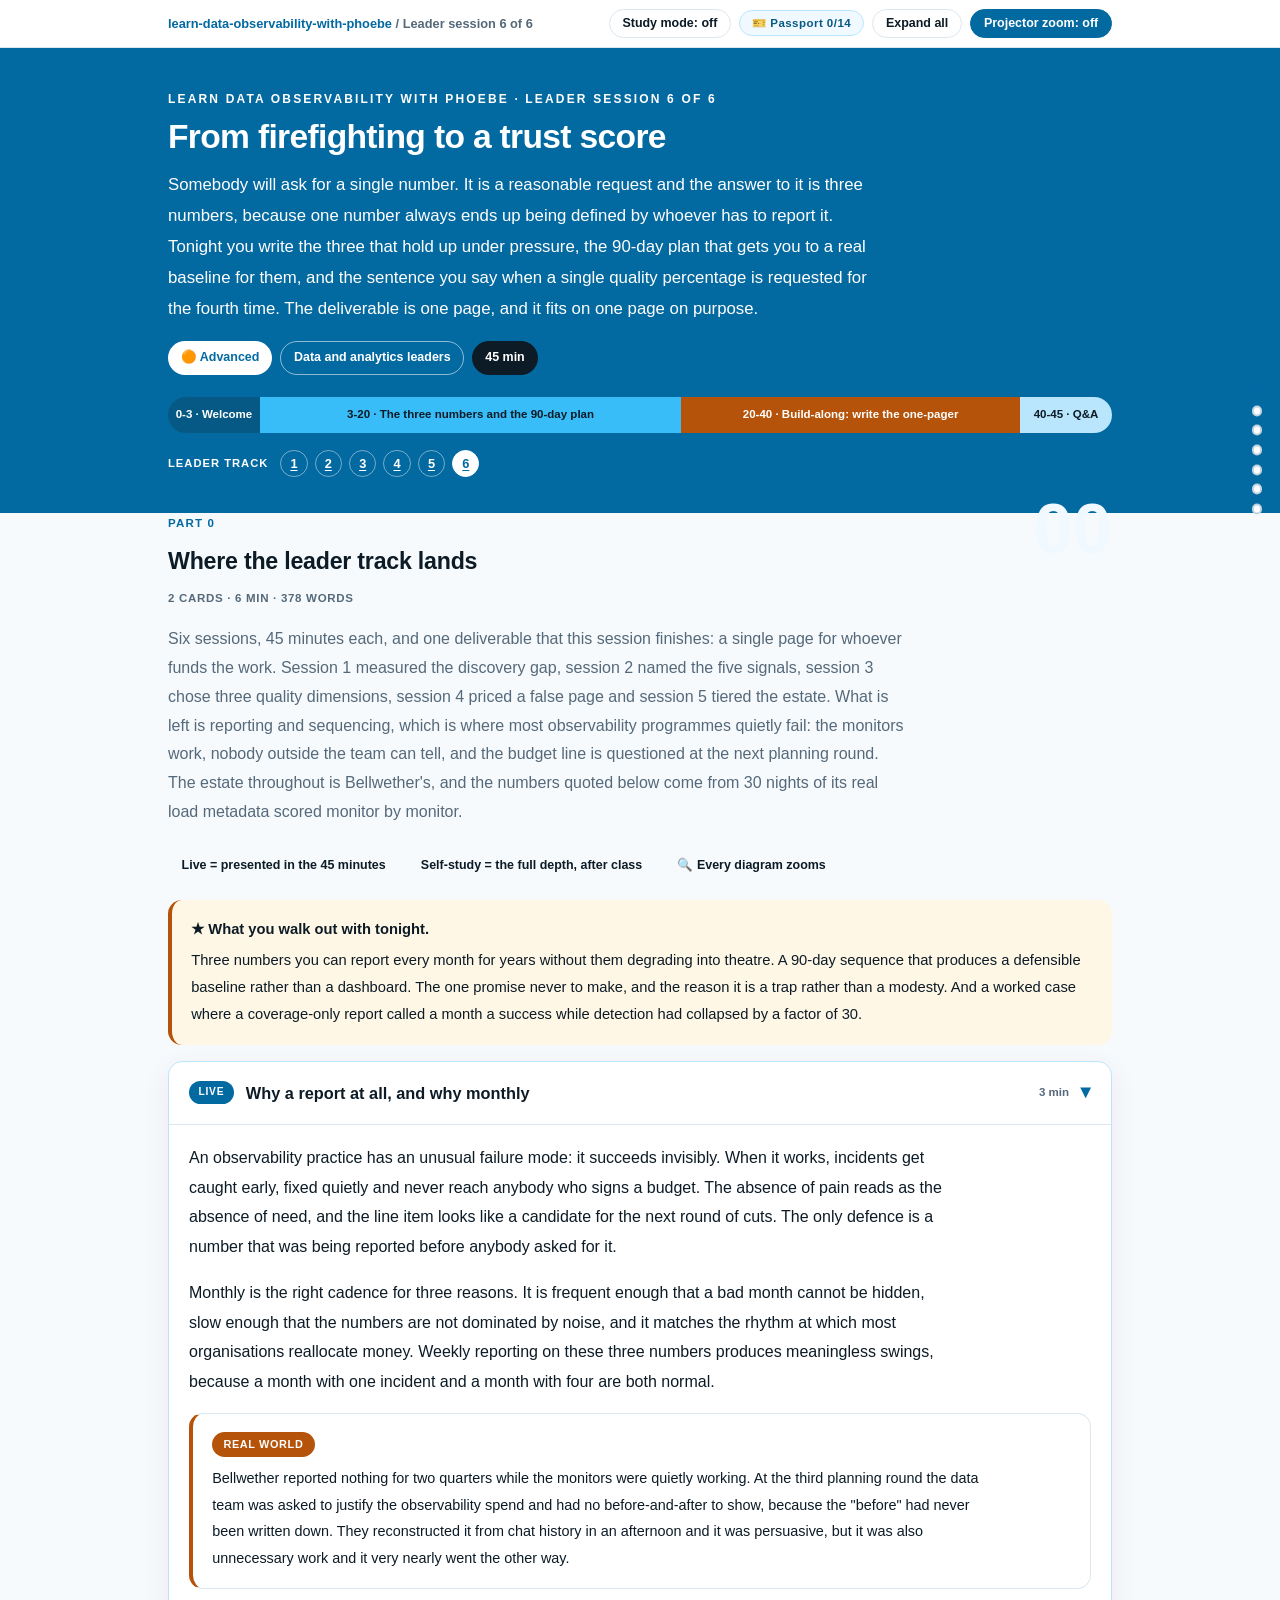
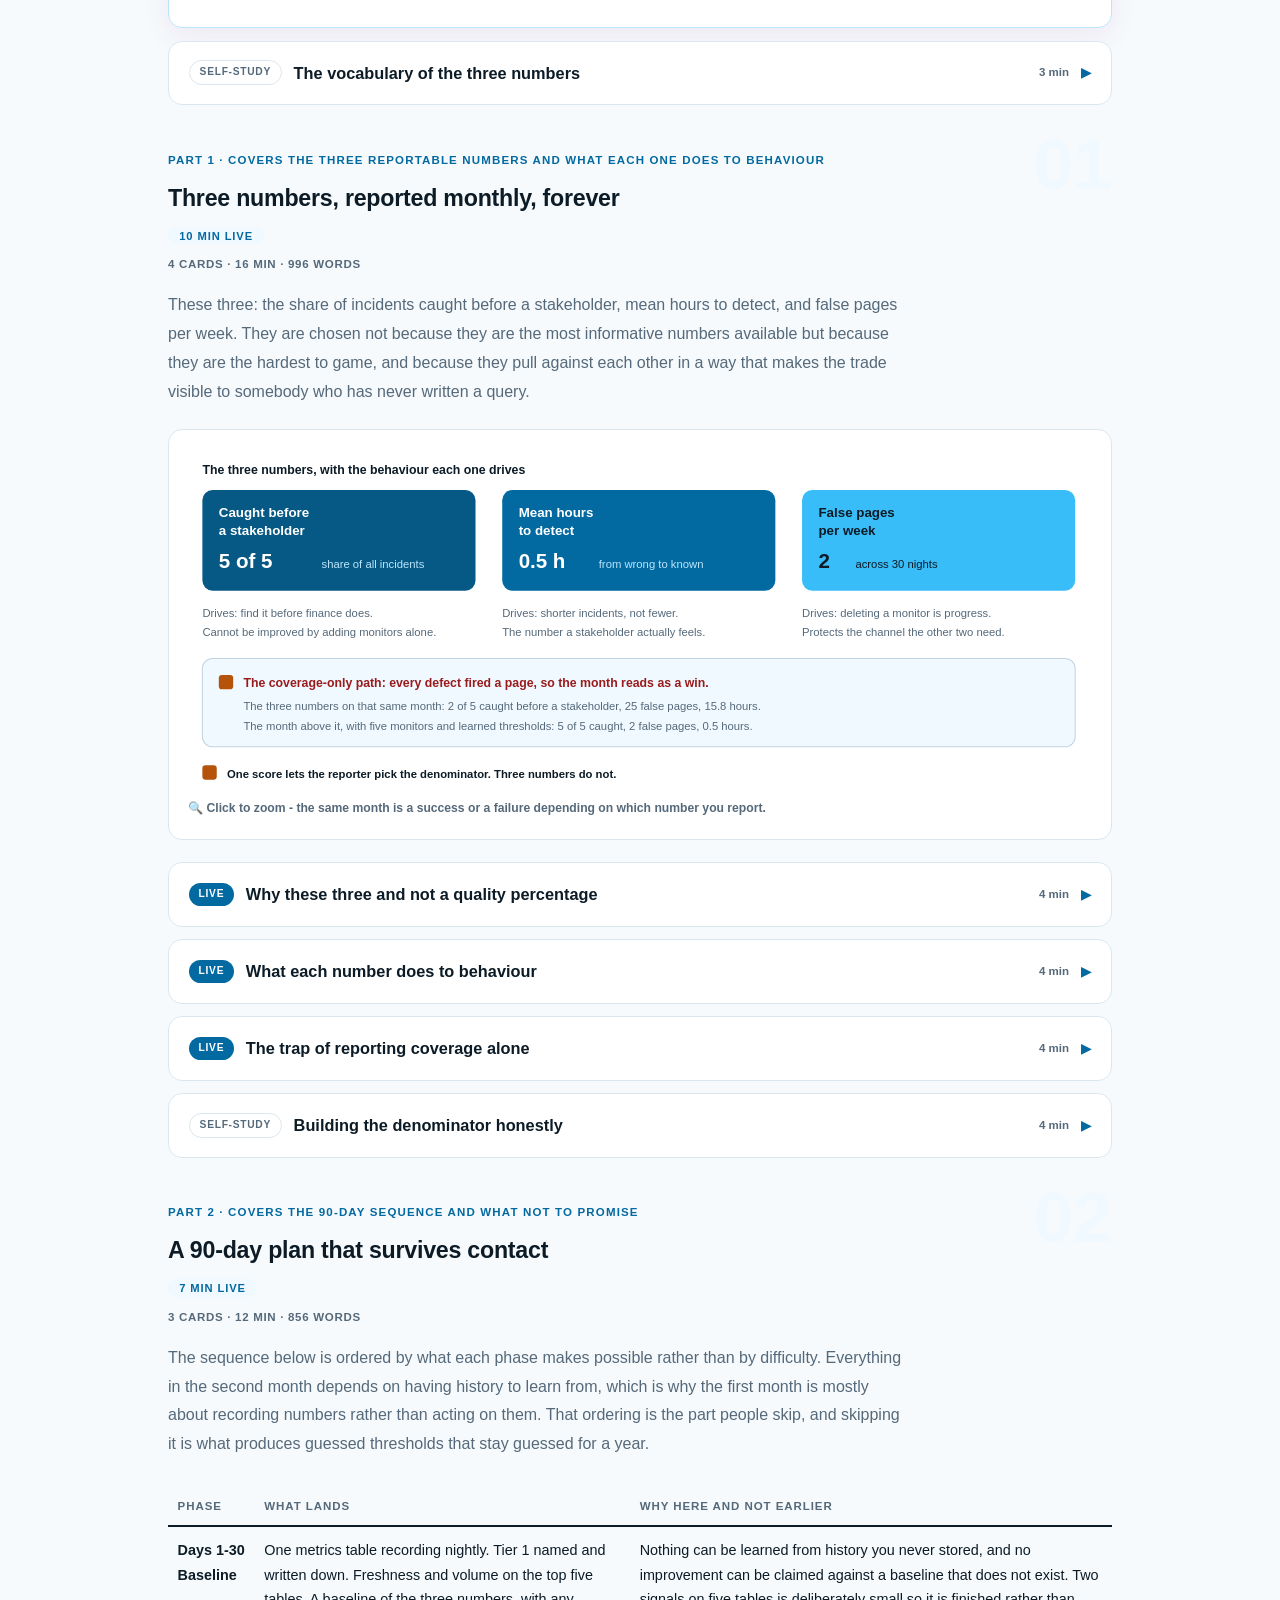
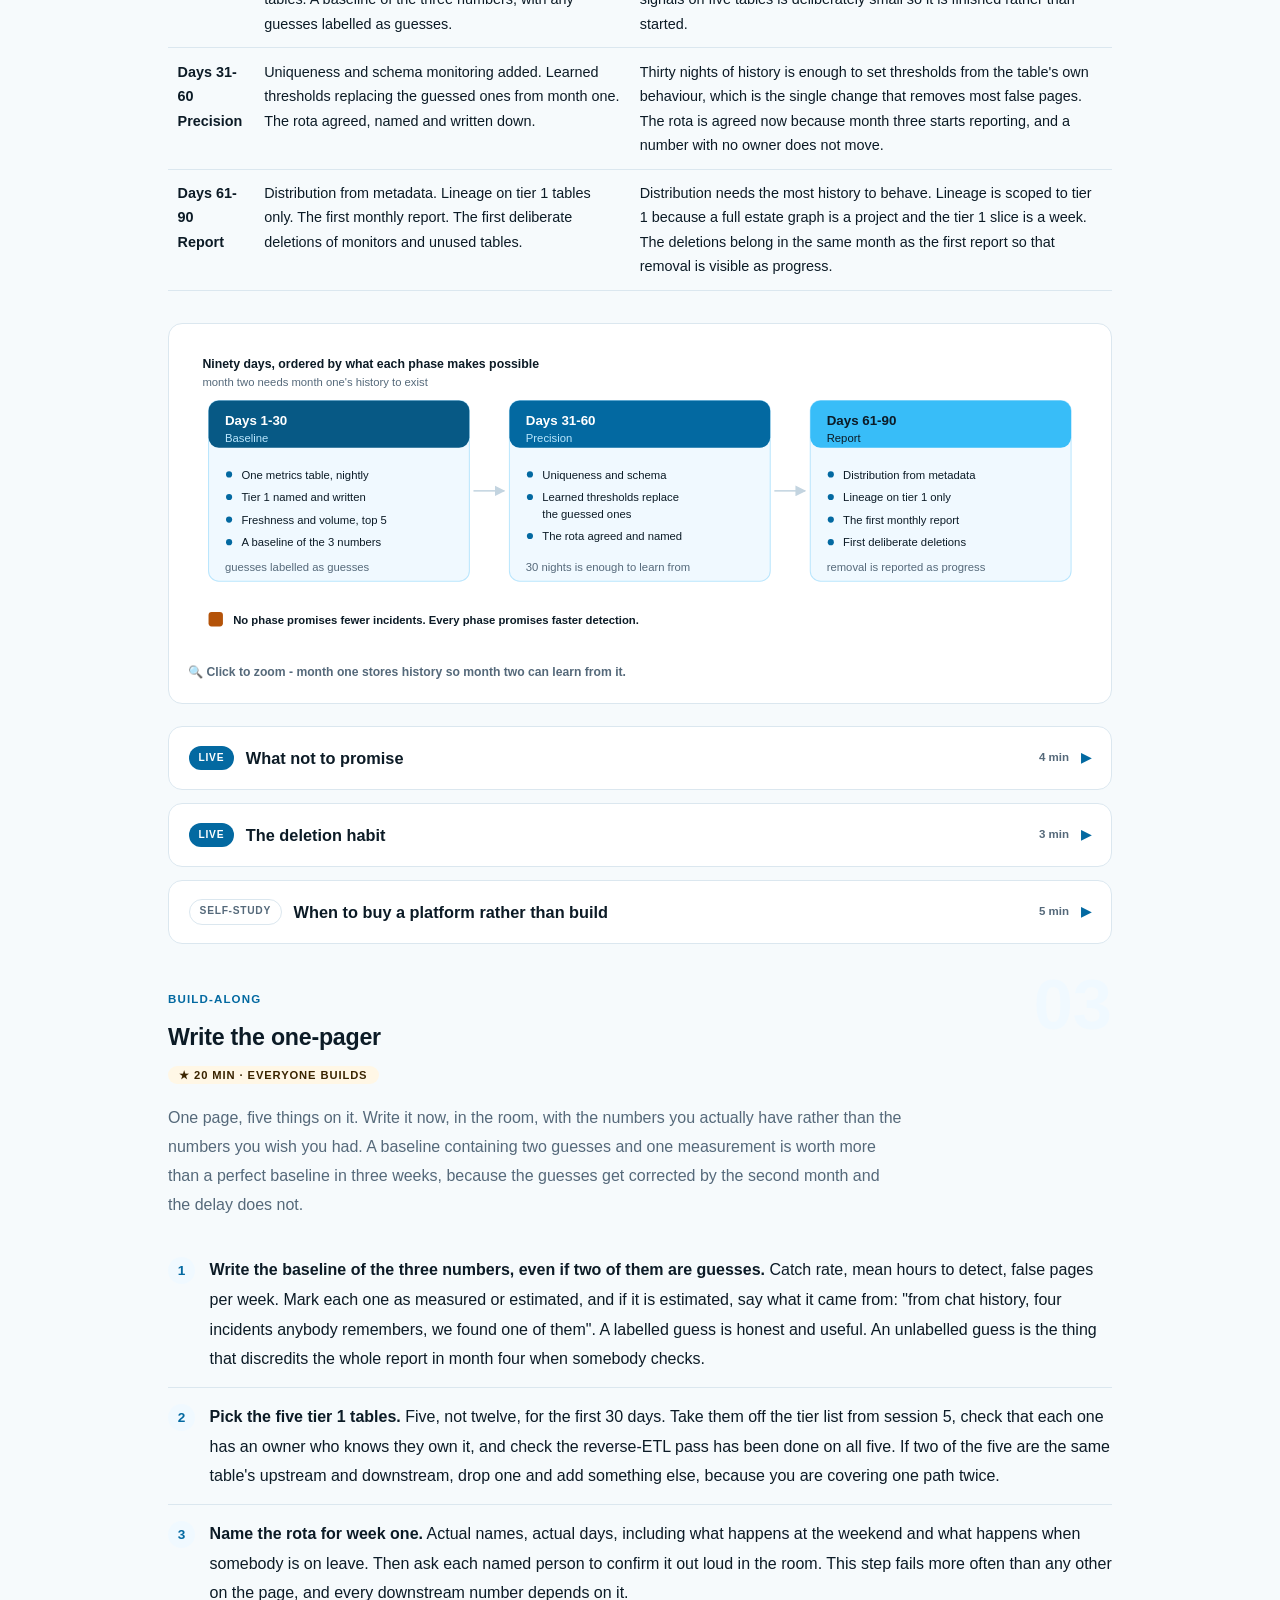
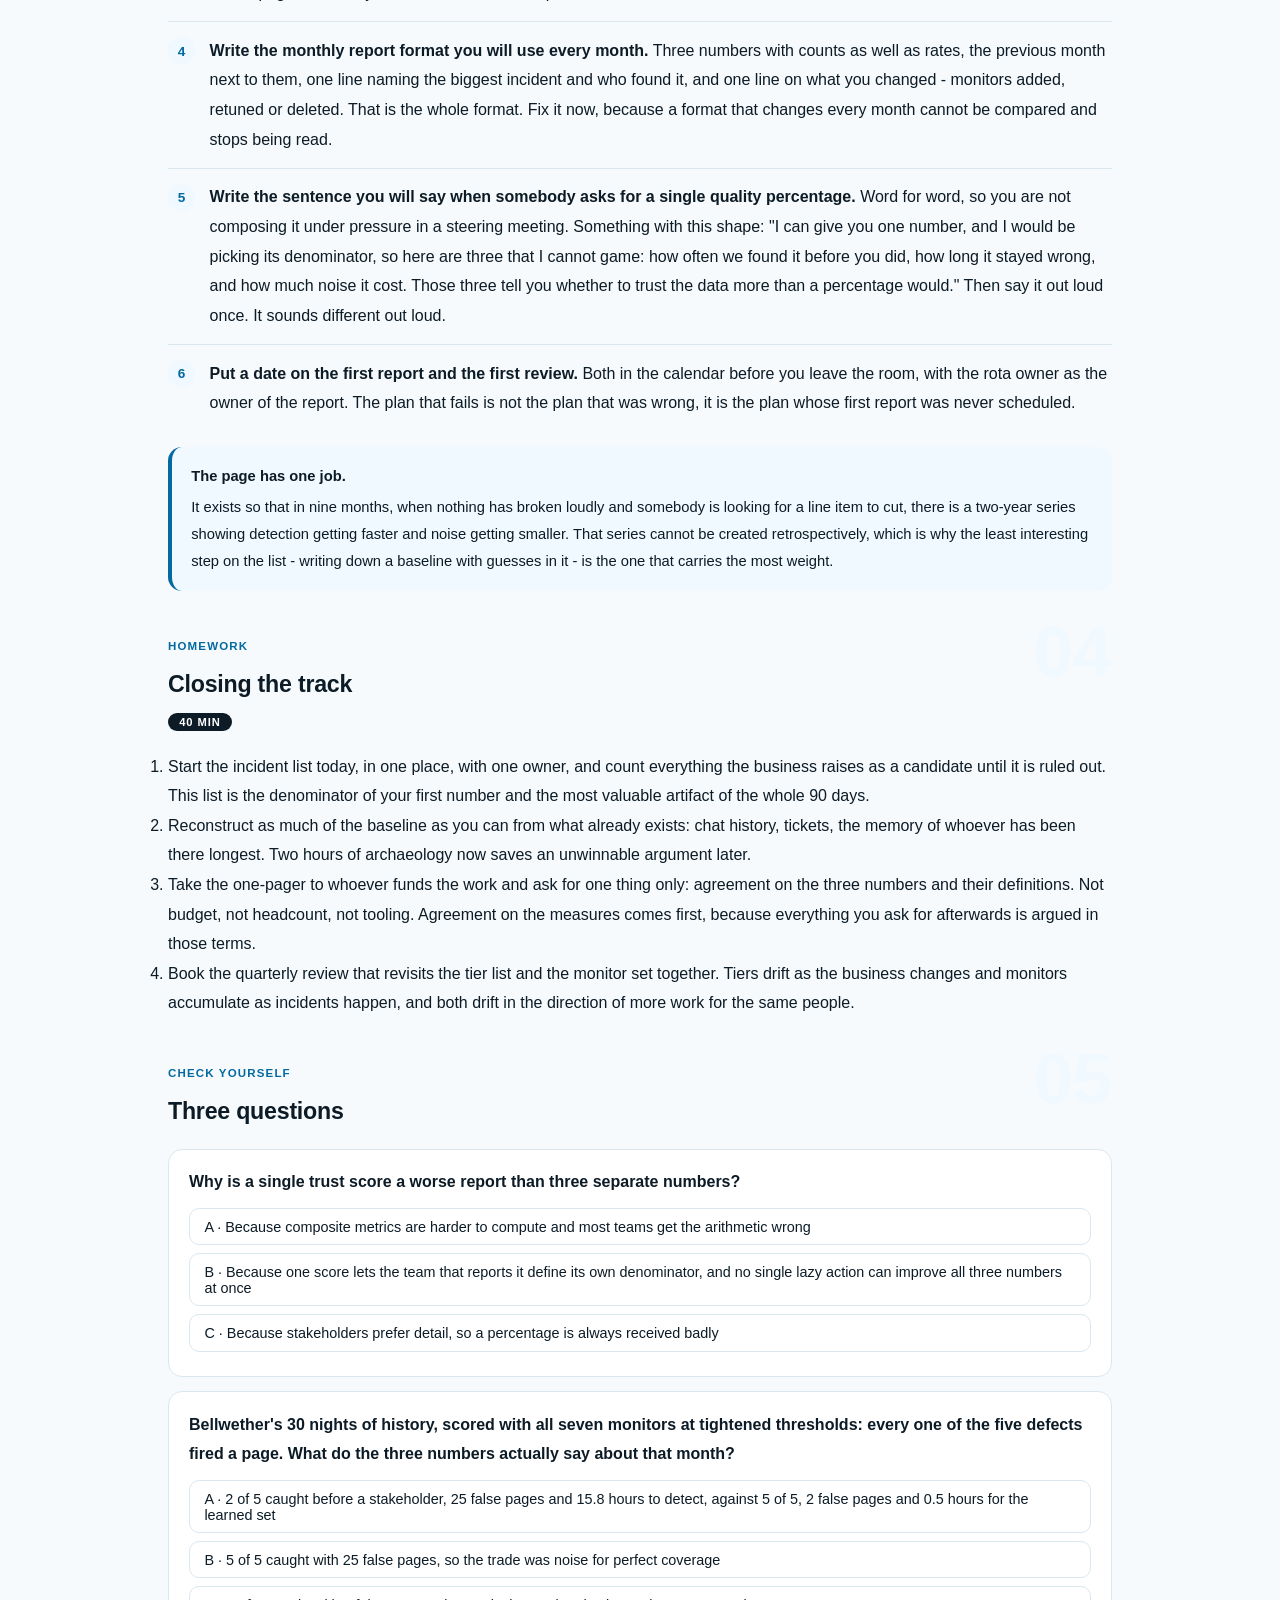
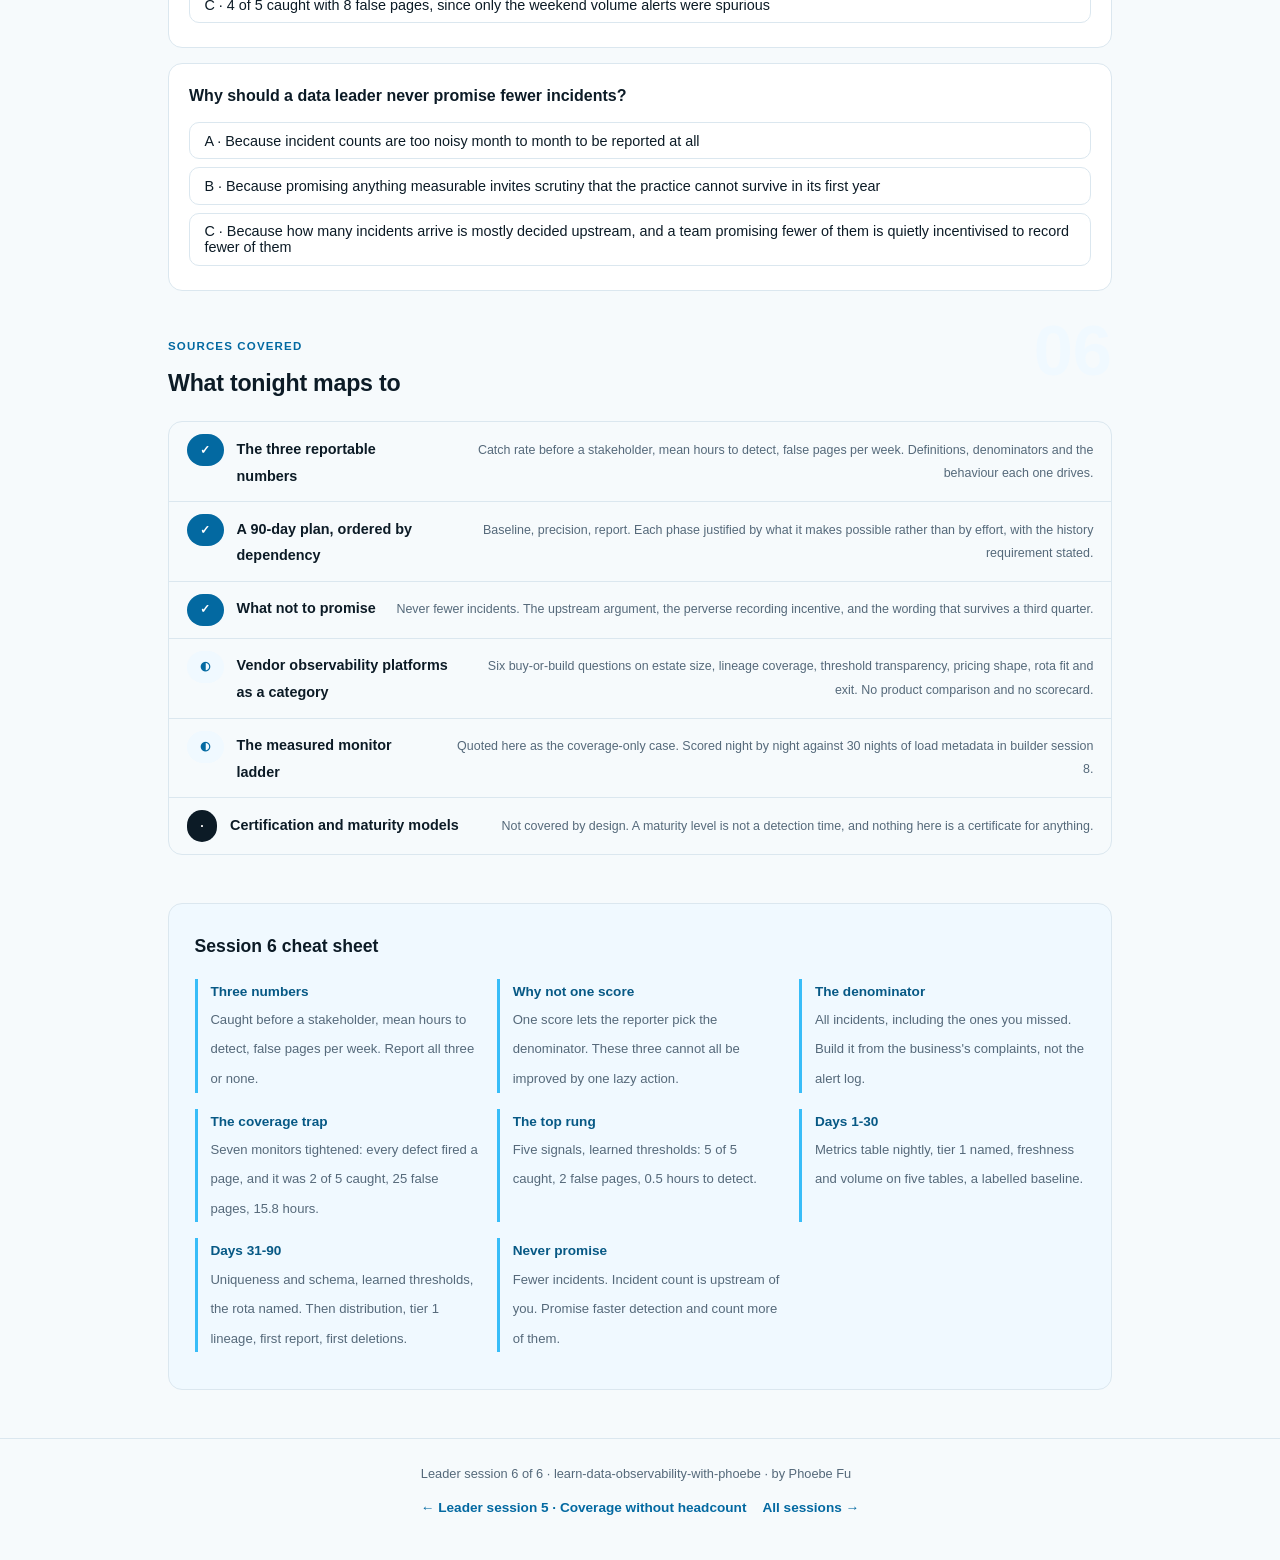
<file: courses/a6-trust-score.html>
<!DOCTYPE html>
<html lang="en">
<head>
<meta charset="UTF-8">
<meta name="viewport" content="width=device-width, initial-scale=1.0">
<!-- social:start -->
<meta name="description" content="Leader session 6 of 6. Three numbers reported monthly forever: incidents caught before a stakeholder, mean hours to detect, false pages per week. Plus a 90-day plan and the promise never to make.">
<meta property="og:type" content="article">
<meta property="og:site_name" content="Learn with Phoebe">
<meta property="og:title" content="From firefighting to a trust score - learn data observability with phoebe">
<meta property="og:description" content="Leader session 6 of 6. Why three numbers rather than one quality percentage, a 90-day plan that survives contact, and what to say when somebody asks for a single score.">
<meta property="og:url" content="https://phoebefu6.github.io/learn-data-observability-with-phoebe/courses/a6-trust-score.html">
<meta property="og:image" content="https://phoebefu6.github.io/learn-data-observability-with-phoebe/assets/og-cover.png">
<meta property="og:image:width" content="1200">
<meta property="og:image:height" content="630">
<meta name="twitter:card" content="summary_large_image">
<meta name="twitter:title" content="From firefighting to a trust score - learn data observability with phoebe">
<meta name="twitter:description" content="Three numbers, ninety days, and the report that a coverage-only month would have called a win.">
<meta name="twitter:image" content="https://phoebefu6.github.io/learn-data-observability-with-phoebe/assets/og-cover.png">
<!-- social:end -->
<title>Leader session 6 · From firefighting to a trust score - learn data observability with phoebe</title>
<link rel="stylesheet" href="../assets/style.css?v=25">
</head>
<body>

<div class="toolbar">
  <div class="wrap">
    <span class="crumb"><a href="../index.html">learn-data-observability-with-phoebe</a> / Leader session 6 of 6</span>
    <button class="btn" id="toggle-all" type="button">Expand all</button>
    <button class="btn primary" id="zoom-toggle" type="button">Projector zoom: off</button>
  </div>
</div>

<header class="masthead">
  <div class="wrap">
    <div class="eyebrow">Learn Data Observability with Phoebe · Leader session 6 of 6</div>
    <h1>From firefighting to a <span class="accent">trust score</span></h1>
    <p class="sub">Somebody will ask for a single number. It is a reasonable request and the answer to it is three numbers, because one number always ends up being defined by whoever has to report it. Tonight you write the three that hold up under pressure, the 90-day plan that gets you to a real baseline for them, and the sentence you say when a single quality percentage is requested for the fourth time. The deliverable is one page, and it fits on one page on purpose.</p>
    <div class="chip-row">
      <span class="chip level">🟠 Advanced</span>
      <span class="chip audience">Data and analytics leaders</span>
      <span class="chip time">45 min</span>
    </div>
    <div class="agenda">
      <span class="a1" style="flex:1">0-3 · Welcome</span>
      <span class="a2" style="flex:5">3-20 · The three numbers and the 90-day plan</span>
      <span class="a3" style="flex:4">20-40 · Build-along: write the one-pager</span>
      <span class="a4" style="flex:1">40-45 · Q&amp;A</span>
    </div>
  </div>
</header>

<main class="wrap">

  <!-- ============ INTRO ============ -->
  <section class="section" id="intro">
    <div class="section-kicker">
      <span class="klabel">Part 0</span>
      <h2>Where the leader track lands</h2>
    </div>
    <p class="lede">Six sessions, 45 minutes each, and one deliverable that this session finishes: a single page for whoever funds the work. Session 1 measured the discovery gap, session 2 named the five signals, session 3 chose three quality dimensions, session 4 priced a false page and session 5 tiered the estate. What is left is reporting and sequencing, which is where most observability programmes quietly fail: the monitors work, nobody outside the team can tell, and the budget line is questioned at the next planning round. The estate throughout is Bellwether's, and the numbers quoted below come from 30 nights of its real load metadata scored monitor by monitor.</p>

    <div class="legend">
      <span class="pill">Live = presented in the 45 minutes</span>
      <span class="pill">Self-study = the full depth, after class</span>
      <span class="pill">🔍 Every diagram zooms</span>
    </div>

    <div class="callout win">
      <p><strong>★ What you walk out with tonight.</strong> Three numbers you can report every month for years without them degrading into theatre. A 90-day sequence that produces a defensible baseline rather than a dashboard. The one promise never to make, and the reason it is a trap rather than a modesty. And a worked case where a coverage-only report called a month a success while detection had collapsed by a factor of 30.</p>
    </div>

    <details class="card" open>
      <summary><span class="mode live">Live</span>Why a report at all, and why monthly<span class="mini">3 min</span><span class="caret">▶</span></summary>
      <div class="body">
        <p>An observability practice has an unusual failure mode: it succeeds invisibly. When it works, incidents get caught early, fixed quietly and never reach anybody who signs a budget. The absence of pain reads as the absence of need, and the line item looks like a candidate for the next round of cuts. The only defence is a number that was being reported before anybody asked for it.</p>
        <p>Monthly is the right cadence for three reasons. It is frequent enough that a bad month cannot be hidden, slow enough that the numbers are not dominated by noise, and it matches the rhythm at which most organisations reallocate money. Weekly reporting on these three numbers produces meaningless swings, because a month with one incident and a month with four are both normal.</p>
        <div class="callout example">
          <span class="ex-pill">Real world</span>
          <p>Bellwether reported nothing for two quarters while the monitors were quietly working. At the third planning round the data team was asked to justify the observability spend and had no before-and-after to show, because the "before" had never been written down. They reconstructed it from chat history in an afternoon and it was persuasive, but it was also unnecessary work and it very nearly went the other way.</p>
        </div>
      </div>
    </details>

    <details class="card">
      <summary><span class="mode self">Self-study</span>The vocabulary of the three numbers<span class="mini">3 min</span><span class="caret">▶</span></summary>
      <div class="body">
        <ul>
          <li><strong>Incident</strong> - an occasion on which a table was wrong, late or missing while people were using it. Counted whoever found it, which is the point.</li>
          <li><strong>Caught before a stakeholder</strong> - the share of incidents where a monitor was first and a human outside the team was second. The numerator is monitors, the denominator is all incidents including the ones you missed entirely.</li>
          <li><strong>Mean hours to detect</strong> - from the moment the table went wrong to the moment a human knew, averaged across every incident in the period. Incidents nobody caught carry the full time until a stakeholder noticed.</li>
          <li><strong>False page per week</strong> - an alert on a period when nothing was actually wrong, expressed as a weekly rate so it can be compared against what a rota tolerates.</li>
          <li><strong>Baseline</strong> - the first honest measurement of all three, taken before the work, with its guesses labelled as guesses.</li>
          <li><strong>Denominator</strong> - the word to listen for. Almost every dispute about a data quality metric is a dispute about the denominator, and a single score lets whoever reports it pick.</li>
        </ul>
      </div>
    </details>
  </section>

  <!-- ============ PART 1 ============ -->
  <section class="section" id="part-1">
    <div class="section-kicker">
      <span class="klabel">Part 1 · covers the three reportable numbers and what each one does to behaviour</span>
      <h2>Three numbers, reported monthly, forever</h2>
      <span class="tag concept">10 min live</span>
    </div>
    <p class="lede">These three: the share of incidents caught before a stakeholder, mean hours to detect, and false pages per week. They are chosen not because they are the most informative numbers available but because they are the hardest to game, and because they pull against each other in a way that makes the trade visible to somebody who has never written a query.</p>

    <figure class="zoomable">
      <svg viewBox="0 0 880 330" xmlns="http://www.w3.org/2000/svg" role="img" aria-label="Three reporting tiles: incidents caught before a stakeholder, mean hours to detect, and false pages per week, each with the behaviour it drives written underneath. Below them a warning panel shows that a coverage-only report would have called a month a success when the three numbers say two of five caught, 25 false pages and 15.8 hours to detect.">
        <style>
          .a6aT { font: 800 13px Inter, sans-serif; fill: #fff; }
          .a6aTi { font: 800 13px Inter, sans-serif; fill: #0C1B26; }
          .a6aV { font: 800 20px Inter, sans-serif; fill: #fff; }
          .a6aVi { font: 800 20px Inter, sans-serif; fill: #0C1B26; }
          .a6aS { font: 400 11px Inter, sans-serif; fill: #BAE6FD; }
          .a6aSi { font: 400 11px Inter, sans-serif; fill: #0C1B26; }
          .a6aH { font: 700 12px Inter, sans-serif; fill: #0C1B26; }
          .a6aB { font: 400 11px Inter, sans-serif; fill: #55697A; }
          .a6aN { font: 700 11px Inter, sans-serif; fill: #0C1B26; }
          .a6aR { font: 700 12px Inter, sans-serif; fill: #991B1B; }
        </style>

        <text class="a6aH" x="14" y="24">The three numbers, with the behaviour each one drives</text>

        <rect x="14" y="40" width="266" height="98" rx="10" fill="#075985"></rect>
        <text class="a6aT" x="30" y="66">Caught before</text>
        <text class="a6aT" x="30" y="84">a stakeholder</text>
        <text class="a6aV" x="30" y="116">5 of 5</text>
        <text class="a6aS" x="130" y="116">share of all incidents</text>

        <rect x="306" y="40" width="266" height="98" rx="10" fill="#0369A1"></rect>
        <text class="a6aT" x="322" y="66">Mean hours</text>
        <text class="a6aT" x="322" y="84">to detect</text>
        <text class="a6aV" x="322" y="116">0.5 h</text>
        <text class="a6aS" x="400" y="116">from wrong to known</text>

        <rect x="598" y="40" width="266" height="98" rx="10" fill="#38BDF8"></rect>
        <text class="a6aTi" x="614" y="66">False pages</text>
        <text class="a6aTi" x="614" y="84">per week</text>
        <text class="a6aVi" x="614" y="116">2</text>
        <text class="a6aSi" x="650" y="116">across 30 nights</text>

        <text class="a6aB" x="14" y="164">Drives: find it before finance does.</text>
        <text class="a6aB" x="14" y="182">Cannot be improved by adding monitors alone.</text>

        <text class="a6aB" x="306" y="164">Drives: shorter incidents, not fewer.</text>
        <text class="a6aB" x="306" y="182">The number a stakeholder actually feels.</text>

        <text class="a6aB" x="598" y="164">Drives: deleting a monitor is progress.</text>
        <text class="a6aB" x="598" y="182">Protects the channel the other two need.</text>

        <rect x="14" y="204" width="850" height="86" rx="10" fill="#F0F9FF" stroke="#C3D4E0"></rect>
        <rect x="30" y="220" width="14" height="14" rx="3" fill="#B45309"></rect>
        <text class="a6aR" x="54" y="232">The coverage-only path: every defect fired a page, so the month reads as a win.</text>
        <text class="a6aB" x="54" y="254">The three numbers on that same month: 2 of 5 caught before a stakeholder, 25 false pages, 15.8 hours.</text>
        <text class="a6aB" x="54" y="274">The month above it, with five monitors and learned thresholds: 5 of 5 caught, 2 false pages, 0.5 hours.</text>

        <rect x="14" y="308" width="14" height="14" rx="3" fill="#B45309"></rect>
        <text class="a6aN" x="38" y="320">One score lets the reporter pick the denominator. Three numbers do not.</text>
      </svg>
      <figcaption>🔍 Click to zoom - the same month is a success or a failure depending on which number you report.</figcaption>
    </figure>

    <details class="card">
      <summary><span class="mode live">Live</span>Why these three and not a quality percentage<span class="mini">4 min</span><span class="caret">▶</span></summary>
      <div class="body">
        <p>A single trust score invites the team that reports it to define its own denominator, and the definition drifts in exactly one direction. Divide passing checks by all checks and you improve the score by adding easy checks. Divide clean tables by monitored tables and you improve it by monitoring fewer, cleaner tables. Weight the dimensions and you improve it by reweighting. None of that is dishonesty; it is what happens to any composite metric that one team both defines and is measured on.</p>
        <p>The three numbers resist this because their denominators are outside the team's control. All incidents, including the ones nobody caught, is a denominator that a stakeholder can contest and often will. Hours are hours. Pages are counted by the people receiving them. And critically, the three cannot all be improved at once by any single lazy action: adding monitors moves the first up and the third the wrong way, tightening thresholds moves the third up and, past a point, the first two backwards.</p>
        <ul>
          <li><strong>Report all three or none.</strong> A month where catches rose and pages doubled is a month you need to talk about, and reporting only the catch rate removes the conversation.</li>
          <li><strong>Keep the definitions written down and dated.</strong> Any change to a definition gets reported alongside the number that month, because a metric that quietly changes shape is worse than no metric.</li>
          <li><strong>Show the count, not just the rate.</strong> Three of four incidents caught and 30 of 40 are the same percentage and completely different months.</li>
        </ul>
      </div>
    </details>

    <details class="card">
      <summary><span class="mode live">Live</span>What each number does to behaviour<span class="mini">4 min</span><span class="caret">▶</span></summary>
      <div class="body">
        <p>A reported number is an instruction to the team, whatever the accompanying words say. So it is worth being deliberate about the instruction each of these three sends.</p>
        <ul>
          <li><strong>Caught before a stakeholder</strong> sends: find it first. It rewards putting monitors where damage is rather than where monitoring is easy, and it cannot be improved by adding monitors to tables that never break, because those tables contribute nothing to the numerator or the denominator. Its failure mode is that a team stops recording incidents it did not catch, which is why the denominator has to be built from the business's complaints rather than from the alert log.</li>
          <li><strong>Mean hours to detect</strong> sends: shorten the incident. This is the number a stakeholder feels directly, because it is the length of time they were making decisions on wrong data. It also correctly punishes a monitor that fires into a channel nobody reads, since a page nobody opened is not a detection and the hours keep accumulating.</li>
          <li><strong>False pages per week</strong> sends: deleting a monitor is progress. This is the only one of the three that gets better when you remove work, and having it on the page is what makes retuning and deletion a reportable achievement rather than an admission. Without it, every incident review adds monitors and none ever removes them.</li>
        </ul>
        <div class="callout example">
          <span class="ex-pill">Real world</span>
          <p>Bellwether's first monthly report had two numbers on it, catches and hours. Within two months the team had 19 monitors, most of them guessed thresholds added after incidents, and the on-call had started triaging the channel weekly rather than daily. Adding the third number reversed it: the next report showed 11 monitors and a lower page rate, and that reduction was the headline rather than a confession.</p>
        </div>
      </div>
    </details>

    <details class="card">
      <summary><span class="mode live">Live</span>The trap of reporting coverage alone<span class="mini">4 min</span><span class="caret">▶</span></summary>
      <div class="body">
        <p>This is the case worth memorising, because it is the argument you will have after your first serious incident. The instinct after being caught out is to tighten every threshold, and the instinct is wrong in a way that only a three-number report can show.</p>
        <p>Bellwether's 30 nights of load metadata contain five real defects, one visible to each signal. Two monitor sets were scored against exactly that history:</p>
        <table class="clean">
          <thead>
            <tr><th>Monitor set</th><th>Caught before a stakeholder</th><th>False pages</th><th>Mean hours to detect</th></tr>
          </thead>
          <tbody>
            <tr><td>All five signals, thresholds learned from history</td><td><strong>5 of 5</strong></td><td>2</td><td><strong>0.5</strong></td></tr>
            <tr><td>All seven monitors, every threshold tightened</td><td><strong>2 of 5</strong></td><td>25</td><td>15.8</td></tr>
          </tbody>
        </table>
        <p>In the second set every one of the five defects fired a page. Every single one. A report whose only number is coverage in the sense people usually mean it - did an alert exist for this failure - would have called that month a complete success, and it would have been describing a month in which three of the five incidents were found by a stakeholder anyway, because 25 false pages in 30 nights had turned the channel into wallpaper. Detection went from half an hour to nearly sixteen.</p>
        <p>Notice what the middle column is doing. It is not a hygiene metric or a nice-to-have; it is the mechanism that explains why the first column collapsed. That is the argument for carrying all three numbers even when only one of them gets asked for.</p>
      </div>
    </details>

    <details class="card">
      <summary><span class="mode self">Self-study</span>Building the denominator honestly<span class="mini">4 min</span><span class="caret">▶</span></summary>
      <div class="body">
        <p>The hard part of the first number is not the monitors, it is knowing how many incidents there were in total, including the ones no monitor saw. A team that builds this denominator from its own alert log will report a catch rate near 100 percent while stakeholders quietly lose faith, and the gap between those two things is the whole reason the practice exists.</p>
        <ul>
          <li><strong>Take the denominator from the business.</strong> Every complaint, ticket, "is this number right" message and hallway question about a table counts as a candidate incident until somebody checks it and rules it out. Rule-outs are cheap; missing incidents are not.</li>
          <li><strong>Keep one list, in one place, with one owner.</strong> Two lists diverge within a quarter and then the monthly report becomes an argument about which list is right. The list is more valuable than any tooling you will buy this year.</li>
          <li><strong>Record who found it and when it started.</strong> Two fields, and they are the two that produce both the catch rate and the hours. Everything else on the record is useful for the retrospective and not for the report.</li>
          <li><strong>Count the near misses separately.</strong> An alert that fired and was correct but where nothing downstream was affected yet is a good outcome and a bad incident record. Keeping them apart stops the catch rate from being flattered by easy wins.</li>
        </ul>
      </div>
    </details>
  </section>

  <!-- ============ PART 2 ============ -->
  <section class="section" id="part-2">
    <div class="section-kicker">
      <span class="klabel">Part 2 · covers the 90-day sequence and what not to promise</span>
      <h2>A 90-day plan that survives contact</h2>
      <span class="tag concept">7 min live</span>
    </div>
    <p class="lede">The sequence below is ordered by what each phase makes possible rather than by difficulty. Everything in the second month depends on having history to learn from, which is why the first month is mostly about recording numbers rather than acting on them. That ordering is the part people skip, and skipping it is what produces guessed thresholds that stay guessed for a year.</p>

    <table class="clean">
      <thead>
        <tr><th>Phase</th><th>What lands</th><th>Why here and not earlier</th></tr>
      </thead>
      <tbody>
        <tr>
          <td><strong>Days 1-30</strong><br>Baseline</td>
          <td>One metrics table recording nightly. Tier 1 named and written down. Freshness and volume on the top five tables. A baseline of the three numbers, with any guesses labelled as guesses.</td>
          <td>Nothing can be learned from history you never stored, and no improvement can be claimed against a baseline that does not exist. Two signals on five tables is deliberately small so it is finished rather than started.</td>
        </tr>
        <tr>
          <td><strong>Days 31-60</strong><br>Precision</td>
          <td>Uniqueness and schema monitoring added. Learned thresholds replacing the guessed ones from month one. The rota agreed, named and written down.</td>
          <td>Thirty nights of history is enough to set thresholds from the table's own behaviour, which is the single change that removes most false pages. The rota is agreed now because month three starts reporting, and a number with no owner does not move.</td>
        </tr>
        <tr>
          <td><strong>Days 61-90</strong><br>Report</td>
          <td>Distribution from metadata. Lineage on tier 1 tables only. The first monthly report. The first deliberate deletions of monitors and unused tables.</td>
          <td>Distribution needs the most history to behave. Lineage is scoped to tier 1 because a full estate graph is a project and the tier 1 slice is a week. The deletions belong in the same month as the first report so that removal is visible as progress.</td>
        </tr>
      </tbody>
    </table>

    <figure class="zoomable">
      <svg viewBox="0 0 880 300" xmlns="http://www.w3.org/2000/svg" role="img" aria-label="A 90-day roadmap strip in three phases. Days 1 to 30 baseline: one metrics table nightly, tier 1 named, freshness and volume on five tables, a baseline of the three numbers. Days 31 to 60 precision: uniqueness and schema monitors, learned thresholds replacing guesses, the rota agreed and written down. Days 61 to 90 report: distribution from metadata, lineage on tier 1 only, the first monthly report, the first deliberate deletions.">
        <style>
          .a6bT { font: 800 13px Inter, sans-serif; fill: #fff; }
          .a6bTi { font: 800 13px Inter, sans-serif; fill: #0C1B26; }
          .a6bS { font: 400 11px Inter, sans-serif; fill: #BAE6FD; }
          .a6bSi { font: 400 11px Inter, sans-serif; fill: #0C1B26; }
          .a6bH { font: 700 12px Inter, sans-serif; fill: #0C1B26; }
          .a6bB { font: 400 11px Inter, sans-serif; fill: #55697A; }
          .a6bL { font: 400 11px Inter, sans-serif; fill: #0C1B26; }
          .a6bN { font: 700 11px Inter, sans-serif; fill: #0C1B26; }
        </style>
        <defs>
          <marker id="a6bAr" viewBox="0 0 10 10" refX="9" refY="5" markerWidth="7" markerHeight="7" orient="auto">
            <path d="M0,0 L10,5 L0,10 z" fill="#C3D4E0"></path>
          </marker>
        </defs>

        <text class="a6bH" x="14" y="24">Ninety days, ordered by what each phase makes possible</text>
        <text class="a6bB" x="14" y="42">month two needs month one's history to exist</text>

        <rect x="20" y="56" width="254" height="176" rx="10" fill="#F0F9FF" stroke="#BAE6FD"></rect>
        <rect x="20" y="56" width="254" height="46" rx="10" fill="#075985"></rect>
        <text class="a6bT" x="36" y="80">Days 1-30</text>
        <text class="a6bS" x="36" y="96">Baseline</text>
        <circle cx="40" cy="128" r="3" fill="#0369A1"></circle>
        <text class="a6bL" x="52" y="132">One metrics table, nightly</text>
        <circle cx="40" cy="150" r="3" fill="#0369A1"></circle>
        <text class="a6bL" x="52" y="154">Tier 1 named and written</text>
        <circle cx="40" cy="172" r="3" fill="#0369A1"></circle>
        <text class="a6bL" x="52" y="176">Freshness and volume, top 5</text>
        <circle cx="40" cy="194" r="3" fill="#0369A1"></circle>
        <text class="a6bL" x="52" y="198">A baseline of the 3 numbers</text>
        <text class="a6bB" x="36" y="222">guesses labelled as guesses</text>

        <line x1="278" y1="144" x2="308" y2="144" stroke="#C3D4E0" stroke-width="1.5" marker-end="url(#a6bAr)"></line>

        <rect x="313" y="56" width="254" height="176" rx="10" fill="#F0F9FF" stroke="#BAE6FD"></rect>
        <rect x="313" y="56" width="254" height="46" rx="10" fill="#0369A1"></rect>
        <text class="a6bT" x="329" y="80">Days 31-60</text>
        <text class="a6bS" x="329" y="96">Precision</text>
        <circle cx="333" cy="128" r="3" fill="#0369A1"></circle>
        <text class="a6bL" x="345" y="132">Uniqueness and schema</text>
        <circle cx="333" cy="150" r="3" fill="#0369A1"></circle>
        <text class="a6bL" x="345" y="154">Learned thresholds replace</text>
        <text class="a6bL" x="345" y="170">the guessed ones</text>
        <circle cx="333" cy="188" r="3" fill="#0369A1"></circle>
        <text class="a6bL" x="345" y="192">The rota agreed and named</text>
        <text class="a6bB" x="329" y="222">30 nights is enough to learn from</text>

        <line x1="571" y1="144" x2="601" y2="144" stroke="#C3D4E0" stroke-width="1.5" marker-end="url(#a6bAr)"></line>

        <rect x="606" y="56" width="254" height="176" rx="10" fill="#F0F9FF" stroke="#BAE6FD"></rect>
        <rect x="606" y="56" width="254" height="46" rx="10" fill="#38BDF8"></rect>
        <text class="a6bTi" x="622" y="80">Days 61-90</text>
        <text class="a6bSi" x="622" y="96">Report</text>
        <circle cx="626" cy="128" r="3" fill="#0369A1"></circle>
        <text class="a6bL" x="638" y="132">Distribution from metadata</text>
        <circle cx="626" cy="150" r="3" fill="#0369A1"></circle>
        <text class="a6bL" x="638" y="154">Lineage on tier 1 only</text>
        <circle cx="626" cy="172" r="3" fill="#0369A1"></circle>
        <text class="a6bL" x="638" y="176">The first monthly report</text>
        <circle cx="626" cy="194" r="3" fill="#0369A1"></circle>
        <text class="a6bL" x="638" y="198">First deliberate deletions</text>
        <text class="a6bB" x="622" y="222">removal is reported as progress</text>

        <rect x="20" y="262" width="14" height="14" rx="3" fill="#B45309"></rect>
        <text class="a6bN" x="44" y="274">No phase promises fewer incidents. Every phase promises faster detection.</text>
      </svg>
      <figcaption>🔍 Click to zoom - month one stores history so month two can learn from it.</figcaption>
    </figure>

    <details class="card">
      <summary><span class="mode live">Live</span>What not to promise<span class="mini">4 min</span><span class="caret">▶</span></summary>
      <div class="body">
        <p>Never promise fewer incidents. It is the promise everybody wants to hear, it is the one that gets the budget approved, and it will be held against you in the third quarter for a reason that has nothing to do with how good your monitoring is.</p>
        <p>Incident count is mostly upstream of you. A vendor changes an API, a source system ships a schema migration on a Thursday, a merge key changes because a business process changed, a region gets added. Monitoring does not prevent any of that. What it changes is how long the wrongness lasts and who finds out first, and those are exactly the two things the three numbers measure.</p>
        <p>There is a second-order problem too. A team promising fewer incidents is incentivised to record fewer incidents, and the recording is the fragile part of the whole practice. Promise detection and the incentive points at finding more of them, which is what you want.</p>
        <div class="prompt-box bad">
          <span class="label">✗ The promise that ages badly</span>
Within two quarters we expect a 40 percent reduction in data quality
incidents and a data quality score above 95 percent.
        </div>
        <div class="prompt-box good">
          <span class="label">★ The promise that survives</span>
We are not promising fewer incidents; how many arrive is mostly decided
upstream of us. We are promising that we find them before you do, and that
the time between a table going wrong and somebody knowing gets shorter
every quarter. Baseline this month: 1 of 4 found by us, 26 hours to detect,
3 false pages a week. We report the same three numbers every month.
        </div>
      </div>
    </details>

    <details class="card">
      <summary><span class="mode live">Live</span>The deletion habit<span class="mini">3 min</span><span class="caret">▶</span></summary>
      <div class="body">
        <p>Monitors accumulate and nothing removes them unless removal is somebody's job. Every incident review adds one, every new table brings its own, and after a year the set contains monitors whose original author has left and whose threshold nobody can explain. That set is not more protective than a smaller one; it is less, because the noise it makes is subtracted from the attention available for real alerts.</p>
        <ul>
          <li><strong>Review the alert log monthly, not the monitor list.</strong> Sort by how often each monitor fired and how often that firing was real. The bottom of that list is your deletion candidates, and it is usually obvious.</li>
          <li><strong>Anything that fired repeatedly without a real cause gets retuned once, then deleted.</strong> Not muted. A muted monitor is worse than a deleted one because it looks like coverage in every report and provides none.</li>
          <li><strong>Delete tables too.</strong> The heartbeat from the tier 3 layer will show tables that stopped loading months ago and nobody noticed. Removing them shrinks the estate you are responsible for, which is the only permanent improvement available.</li>
          <li><strong>Report the deletions.</strong> "Eleven monitors, down from nineteen, with a lower page rate and a higher catch rate" is a sentence that teaches your stakeholders how this practice actually works.</li>
        </ul>
      </div>
    </details>

    <details class="card">
      <summary><span class="mode self">Self-study</span>When to buy a platform rather than build<span class="mini">5 min</span><span class="caret">▶</span></summary>
      <div class="body">
        <p>There is a category of commercial data observability platform, and the honest position is that the buy-or-build question is decided by your estate and your team rather than by any product's feature list. What follows is the set of questions worth asking, in the order that matters. A scorecard comparing vendors would be out of date before you finished reading it; these questions will not be.</p>
        <ul>
          <li><strong>How many tables need more than a heartbeat?</strong> Below a few dozen, scheduled queries plus your existing alerting will hold, and the effort goes into thresholds rather than tooling. In the hundreds, the maintenance of hand-written monitors becomes the dominant cost and buying starts to make sense.</li>
          <li><strong>Where does your lineage come from, and does the platform read it or invent it?</strong> Automatic lineage is the feature with the widest gap between demo and estate. Ask specifically about the paths that matter: your reverse-ETL jobs, your BI layer, your exports. A tool that stops at the warehouse boundary has the same blind spot you already have.</li>
          <li><strong>How does it set thresholds, and can you see the arithmetic?</strong> Learned thresholds are the main thing you are buying. If you cannot inspect why a monitor fired or explain it to an on-call engineer at 07:00, the alerts will be muted regardless of how good the model is.</li>
          <li><strong>What does it cost per table per month, and does that scale with your long tail?</strong> Pricing shaped around monitored tables punishes exactly the tier 3 coverage that is cheap to do yourself. Model it against your real table count, not the tier 1 list.</li>
          <li><strong>Who carries the pager, and does the tool fit their existing rota?</strong> If the answer requires a new channel that only the data team reads, the tool has not solved the problem the practice is about.</li>
          <li><strong>Can you leave?</strong> If the metrics history lives only in the vendor's store, your baseline and everything you have reported for two years leaves with them. Keeping your own metrics table alongside any platform is cheap insurance and takes an afternoon.</li>
        </ul>
        <p>One structural point worth making regardless of the answer: build the metrics table and the incident list yourself either way. They are the two assets that make a platform evaluation possible, they are the two that survive a change of vendor, and neither costs more than a week.</p>
      </div>
    </details>
  </section>

  <!-- ============ DEMO ============ -->
  <section class="section" id="demo-1">
    <div class="section-kicker">
      <span class="klabel">Build-along</span>
      <h2>Write the one-pager</h2>
      <span class="tag demo">★ 20 min · everyone builds</span>
    </div>
    <p class="lede">One page, five things on it. Write it now, in the room, with the numbers you actually have rather than the numbers you wish you had. A baseline containing two guesses and one measurement is worth more than a perfect baseline in three weeks, because the guesses get corrected by the second month and the delay does not.</p>

    <div class="steps">
      <div class="step">
        <p><strong>Write the baseline of the three numbers, even if two of them are guesses.</strong> Catch rate, mean hours to detect, false pages per week. Mark each one as measured or estimated, and if it is estimated, say what it came from: "from chat history, four incidents anybody remembers, we found one of them". A labelled guess is honest and useful. An unlabelled guess is the thing that discredits the whole report in month four when somebody checks.</p>
      </div>
      <div class="step">
        <p><strong>Pick the five tier 1 tables.</strong> Five, not twelve, for the first 30 days. Take them off the tier list from session 5, check that each one has an owner who knows they own it, and check the reverse-ETL pass has been done on all five. If two of the five are the same table's upstream and downstream, drop one and add something else, because you are covering one path twice.</p>
      </div>
      <div class="step">
        <p><strong>Name the rota for week one.</strong> Actual names, actual days, including what happens at the weekend and what happens when somebody is on leave. Then ask each named person to confirm it out loud in the room. This step fails more often than any other on the page, and every downstream number depends on it.</p>
      </div>
      <div class="step">
        <p><strong>Write the monthly report format you will use every month.</strong> Three numbers with counts as well as rates, the previous month next to them, one line naming the biggest incident and who found it, and one line on what you changed - monitors added, retuned or deleted. That is the whole format. Fix it now, because a format that changes every month cannot be compared and stops being read.</p>
      </div>
      <div class="step">
        <p><strong>Write the sentence you will say when somebody asks for a single quality percentage.</strong> Word for word, so you are not composing it under pressure in a steering meeting. Something with this shape: "I can give you one number, and I would be picking its denominator, so here are three that I cannot game: how often we found it before you did, how long it stayed wrong, and how much noise it cost. Those three tell you whether to trust the data more than a percentage would." Then say it out loud once. It sounds different out loud.</p>
      </div>
      <div class="step">
        <p><strong>Put a date on the first report and the first review.</strong> Both in the calendar before you leave the room, with the rota owner as the owner of the report. The plan that fails is not the plan that was wrong, it is the plan whose first report was never scheduled.</p>
      </div>
    </div>

    <div class="callout tip">
      <p><strong>The page has one job.</strong> It exists so that in nine months, when nothing has broken loudly and somebody is looking for a line item to cut, there is a two-year series showing detection getting faster and noise getting smaller. That series cannot be created retrospectively, which is why the least interesting step on the list - writing down a baseline with guesses in it - is the one that carries the most weight.</p>
    </div>
  </section>

  <!-- ============ HOMEWORK ============ -->
  <section class="section" id="exercise">
    <div class="section-kicker">
      <span class="klabel">Homework</span>
      <h2>Closing the track</h2>
      <span class="tag exercise">40 min</span>
    </div>
    <ol>
      <li>Start the incident list today, in one place, with one owner, and count everything the business raises as a candidate until it is ruled out. This list is the denominator of your first number and the most valuable artifact of the whole 90 days.</li>
      <li>Reconstruct as much of the baseline as you can from what already exists: chat history, tickets, the memory of whoever has been there longest. Two hours of archaeology now saves an unwinnable argument later.</li>
      <li>Take the one-pager to whoever funds the work and ask for one thing only: agreement on the three numbers and their definitions. Not budget, not headcount, not tooling. Agreement on the measures comes first, because everything you ask for afterwards is argued in those terms.</li>
      <li>Book the quarterly review that revisits the tier list and the monitor set together. Tiers drift as the business changes and monitors accumulate as incidents happen, and both drift in the direction of more work for the same people.</li>
    </ol>
  </section>

  <!-- ============ QUIZ ============ -->
  <section class="section" id="quiz">
    <div class="section-kicker">
      <span class="klabel">Check yourself</span>
      <h2>Three questions</h2>
    </div>

    <div class="quiz-q" data-answer="1">
      <p class="qtext">Why is a single trust score a worse report than three separate numbers?</p>
      <button class="qopt" type="button">A · Because composite metrics are harder to compute and most teams get the arithmetic wrong</button>
      <button class="qopt" type="button">B · Because one score lets the team that reports it define its own denominator, and no single lazy action can improve all three numbers at once</button>
      <button class="qopt" type="button">C · Because stakeholders prefer detail, so a percentage is always received badly</button>
      <p class="qwhy">Adding easy checks, monitoring fewer clean tables or reweighting dimensions all raise a composite score without improving anything. The three numbers pull against each other, so the trade stays visible.</p>
    </div>

    <div class="quiz-q" data-answer="0">
      <p class="qtext">Bellwether's 30 nights of history, scored with all seven monitors at tightened thresholds: every one of the five defects fired a page. What do the three numbers actually say about that month?</p>
      <button class="qopt" type="button">A · 2 of 5 caught before a stakeholder, 25 false pages and 15.8 hours to detect, against 5 of 5, 2 false pages and 0.5 hours for the learned set</button>
      <button class="qopt" type="button">B · 5 of 5 caught with 25 false pages, so the trade was noise for perfect coverage</button>
      <button class="qopt" type="button">C · 4 of 5 caught with 8 false pages, since only the weekend volume alerts were spurious</button>
      <p class="qwhy">Every defect fired a page and three of the five were still found by a stakeholder, because 25 false pages in 30 nights left nobody reading the channel. A coverage-only report would have called this month a success.</p>
    </div>

    <div class="quiz-q" data-answer="2">
      <p class="qtext">Why should a data leader never promise fewer incidents?</p>
      <button class="qopt" type="button">A · Because incident counts are too noisy month to month to be reported at all</button>
      <button class="qopt" type="button">B · Because promising anything measurable invites scrutiny that the practice cannot survive in its first year</button>
      <button class="qopt" type="button">C · Because how many incidents arrive is mostly decided upstream, and a team promising fewer of them is quietly incentivised to record fewer of them</button>
      <p class="qwhy">Vendor API changes, source migrations and business process changes produce incidents regardless of monitoring. Monitoring changes duration and who finds out first, so promise faster detection, which points the incentive at finding more incidents rather than fewer.</p>
    </div>

    <p class="quiz-score"></p>
  </section>

  <!-- ============ COVERAGE ============ -->
  <section class="section" id="official">
    <div class="section-kicker">
      <span class="klabel">Sources covered</span>
      <h2>What tonight maps to</h2>
    </div>
    <div class="covered">
      <div class="covered-row">
        <span class="status pill solid">✓</span>
        <span class="name">The three reportable numbers</span>
        <span class="note">Catch rate before a stakeholder, mean hours to detect, false pages per week. Definitions, denominators and the behaviour each one drives.</span>
      </div>
      <div class="covered-row">
        <span class="status pill solid">✓</span>
        <span class="name">A 90-day plan, ordered by dependency</span>
        <span class="note">Baseline, precision, report. Each phase justified by what it makes possible rather than by effort, with the history requirement stated.</span>
      </div>
      <div class="covered-row">
        <span class="status pill solid">✓</span>
        <span class="name">What not to promise</span>
        <span class="note">Never fewer incidents. The upstream argument, the perverse recording incentive, and the wording that survives a third quarter.</span>
      </div>
      <div class="covered-row">
        <span class="status pill light">◐</span>
        <span class="name">Vendor observability platforms as a category</span>
        <span class="note">Six buy-or-build questions on estate size, lineage coverage, threshold transparency, pricing shape, rota fit and exit. No product comparison and no scorecard.</span>
      </div>
      <div class="covered-row">
        <span class="status pill light">◐</span>
        <span class="name">The measured monitor ladder</span>
        <span class="note">Quoted here as the coverage-only case. Scored night by night against 30 nights of load metadata in builder session 8.</span>
      </div>
      <div class="covered-row">
        <span class="status pill inkpill">·</span>
        <span class="name">Certification and maturity models</span>
        <span class="note">Not covered by design. A maturity level is not a detection time, and nothing here is a certificate for anything.</span>
      </div>
    </div>
  </section>

  <!-- ============ CHEAT SHEET ============ -->
  <section class="cheat" id="cheatsheet">
    <h3>Session 6 cheat sheet</h3>
    <div class="grid-2">
      <div class="cheat-item"><b>Three numbers</b><span>Caught before a stakeholder, mean hours to detect, false pages per week. Report all three or none.</span></div>
      <div class="cheat-item"><b>Why not one score</b><span>One score lets the reporter pick the denominator. These three cannot all be improved by one lazy action.</span></div>
      <div class="cheat-item"><b>The denominator</b><span>All incidents, including the ones you missed. Build it from the business's complaints, not the alert log.</span></div>
      <div class="cheat-item"><b>The coverage trap</b><span>Seven monitors tightened: every defect fired a page, and it was 2 of 5 caught, 25 false pages, 15.8 hours.</span></div>
      <div class="cheat-item"><b>The top rung</b><span>Five signals, learned thresholds: 5 of 5 caught, 2 false pages, 0.5 hours to detect.</span></div>
      <div class="cheat-item"><b>Days 1-30</b><span>Metrics table nightly, tier 1 named, freshness and volume on five tables, a labelled baseline.</span></div>
      <div class="cheat-item"><b>Days 31-90</b><span>Uniqueness and schema, learned thresholds, the rota named. Then distribution, tier 1 lineage, first report, first deletions.</span></div>
      <div class="cheat-item"><b>Never promise</b><span>Fewer incidents. Incident count is upstream of you. Promise faster detection and count more of them.</span></div>
    </div>
  </section>

</main>

<footer class="pagefoot">
  <div class="wrap">
    <p>Leader session 6 of 6 · learn-data-observability-with-phoebe · by Phoebe Fu</p>
    <nav class="pagenav">
      <a href="a5-coverage-without-headcount.html">← Leader session 5 · Coverage without headcount</a>
      <a href="../index.html">All sessions →</a>
    </nav>
  </div>
</footer>

<script src="../assets/app.js?v=23"></script>
</body>
</html>
</file>
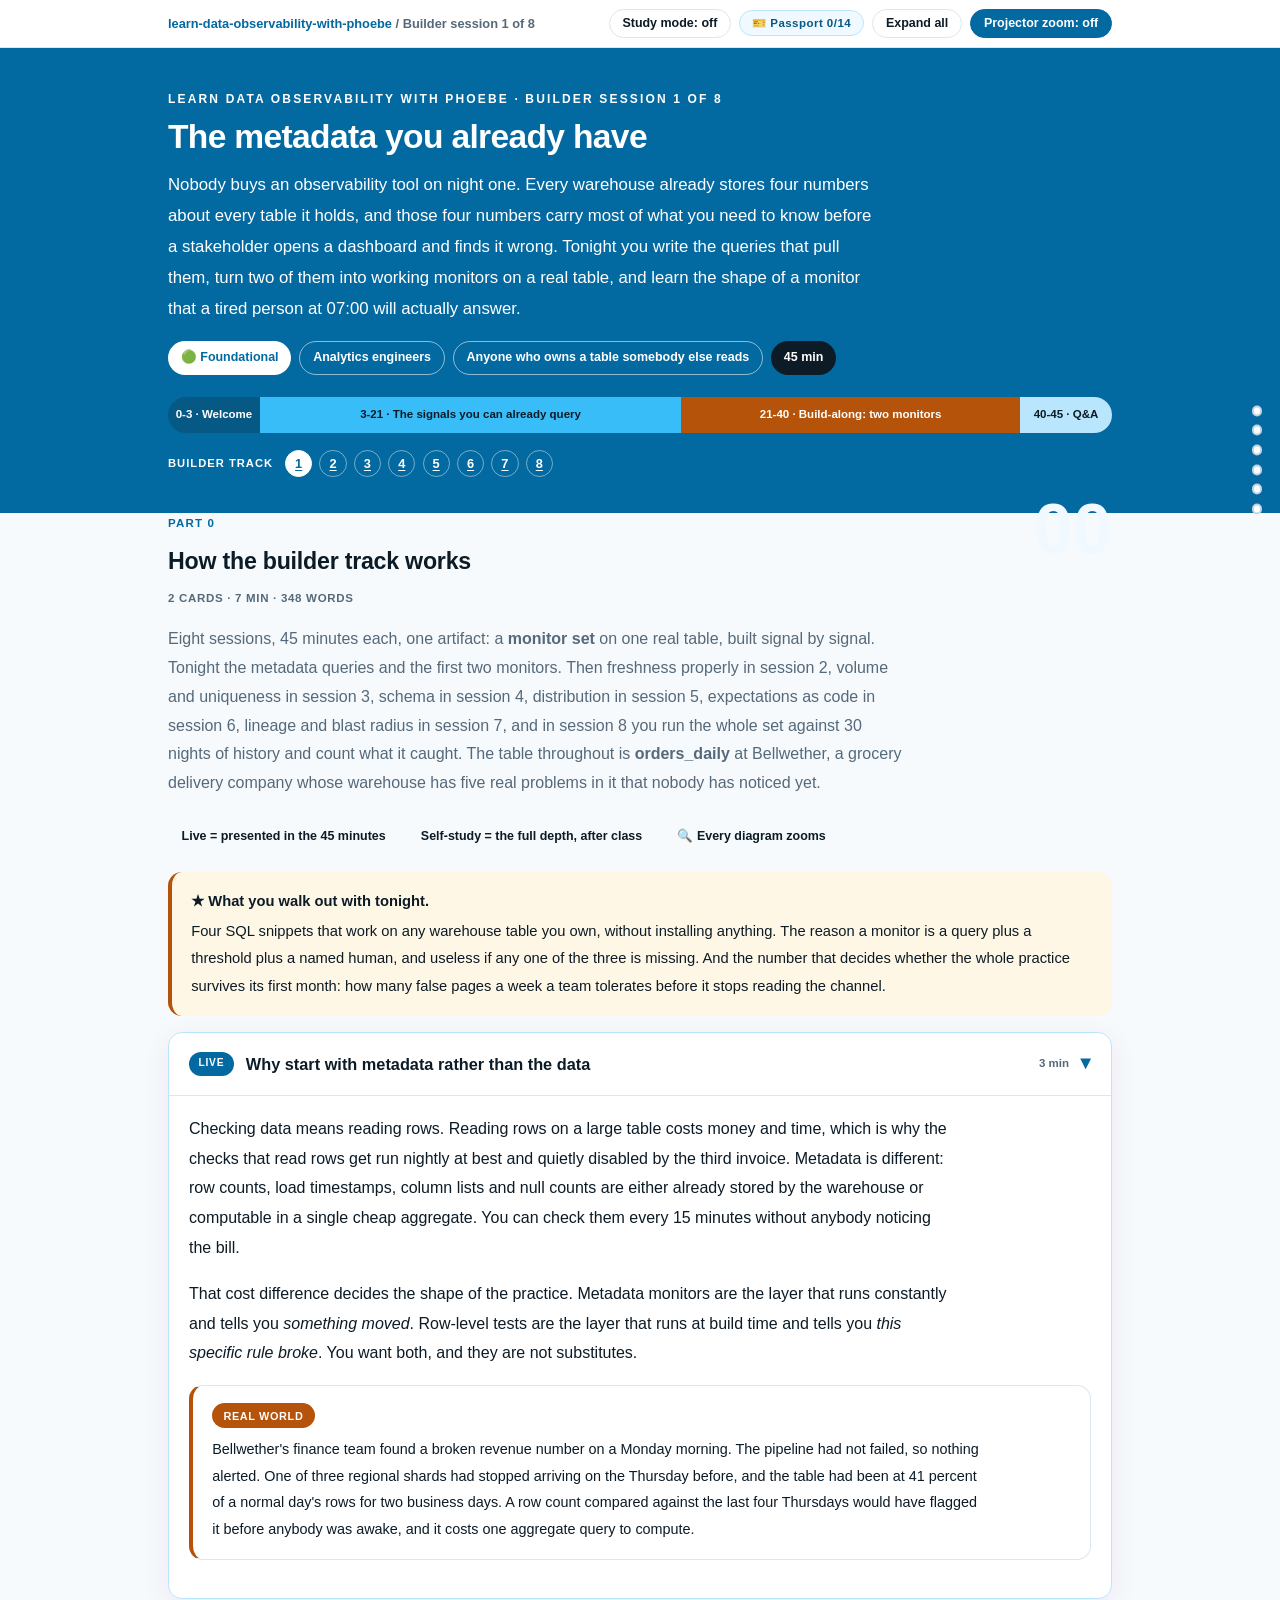
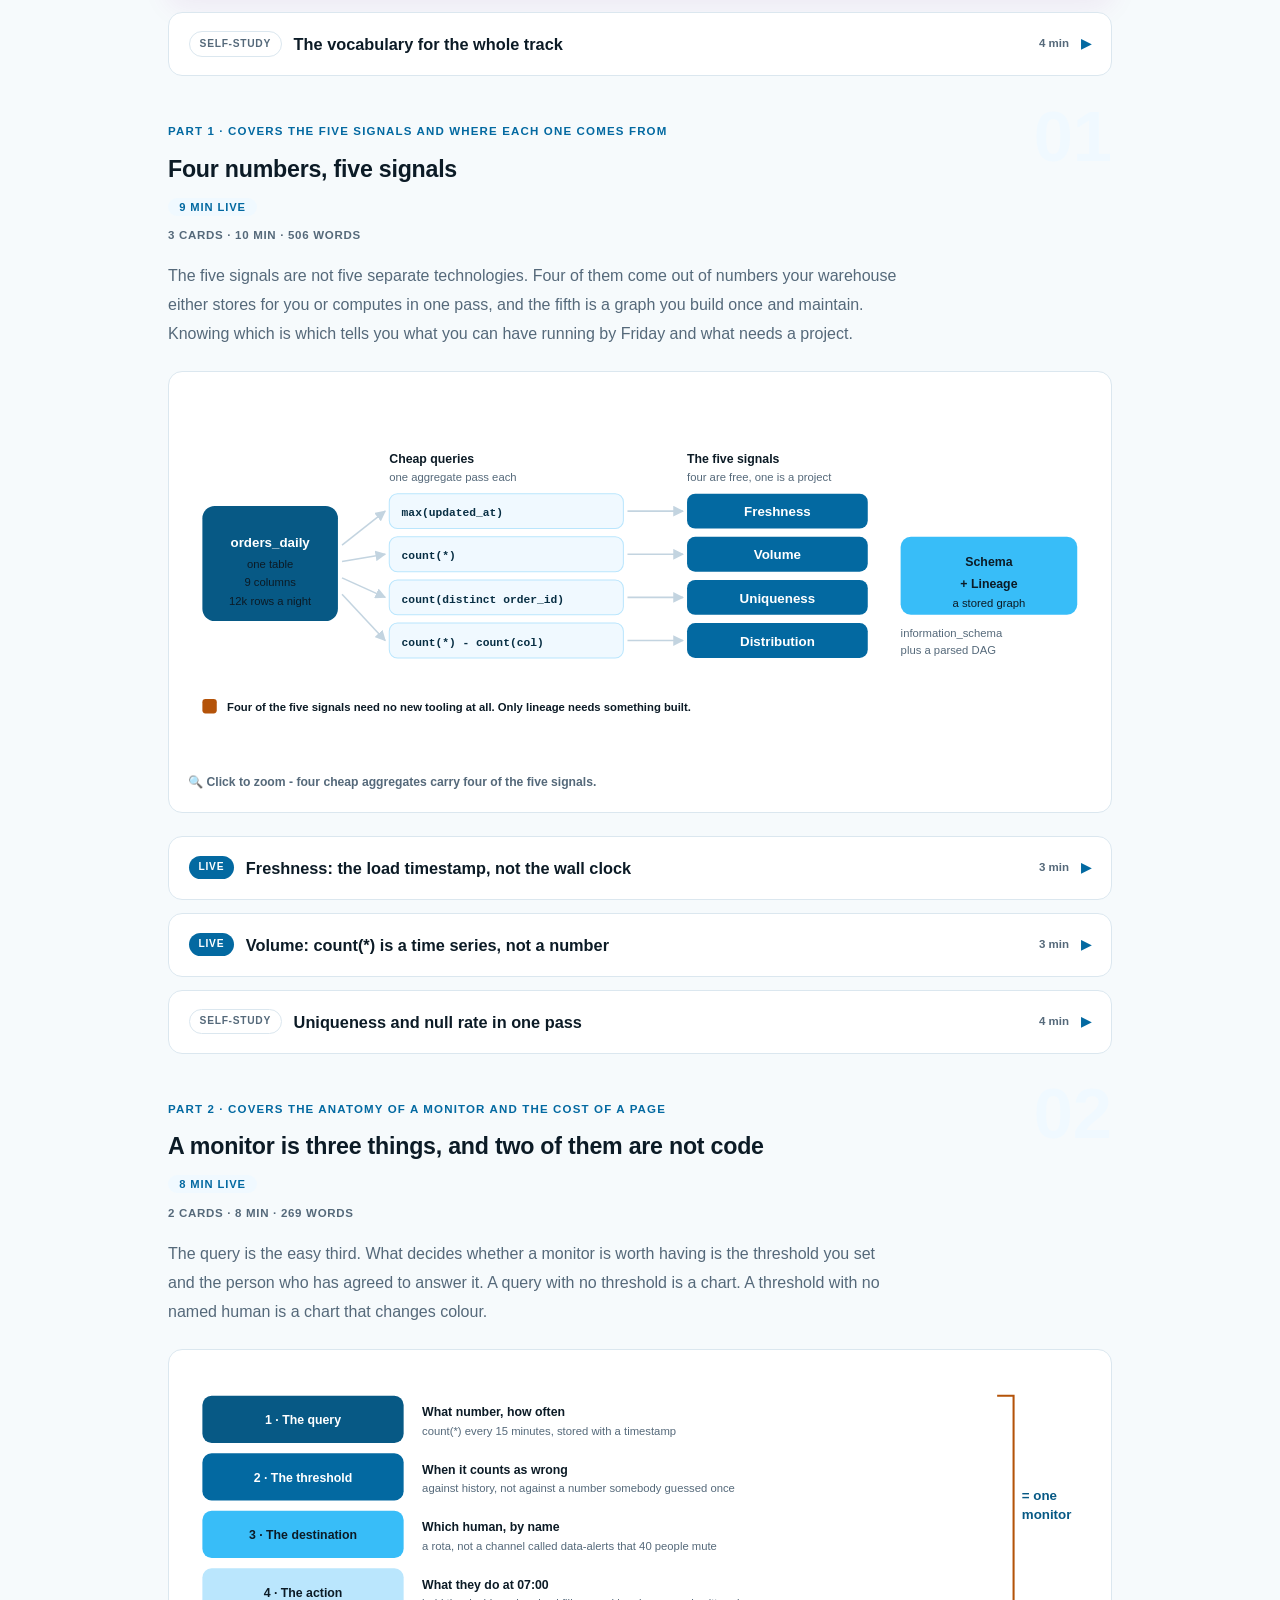
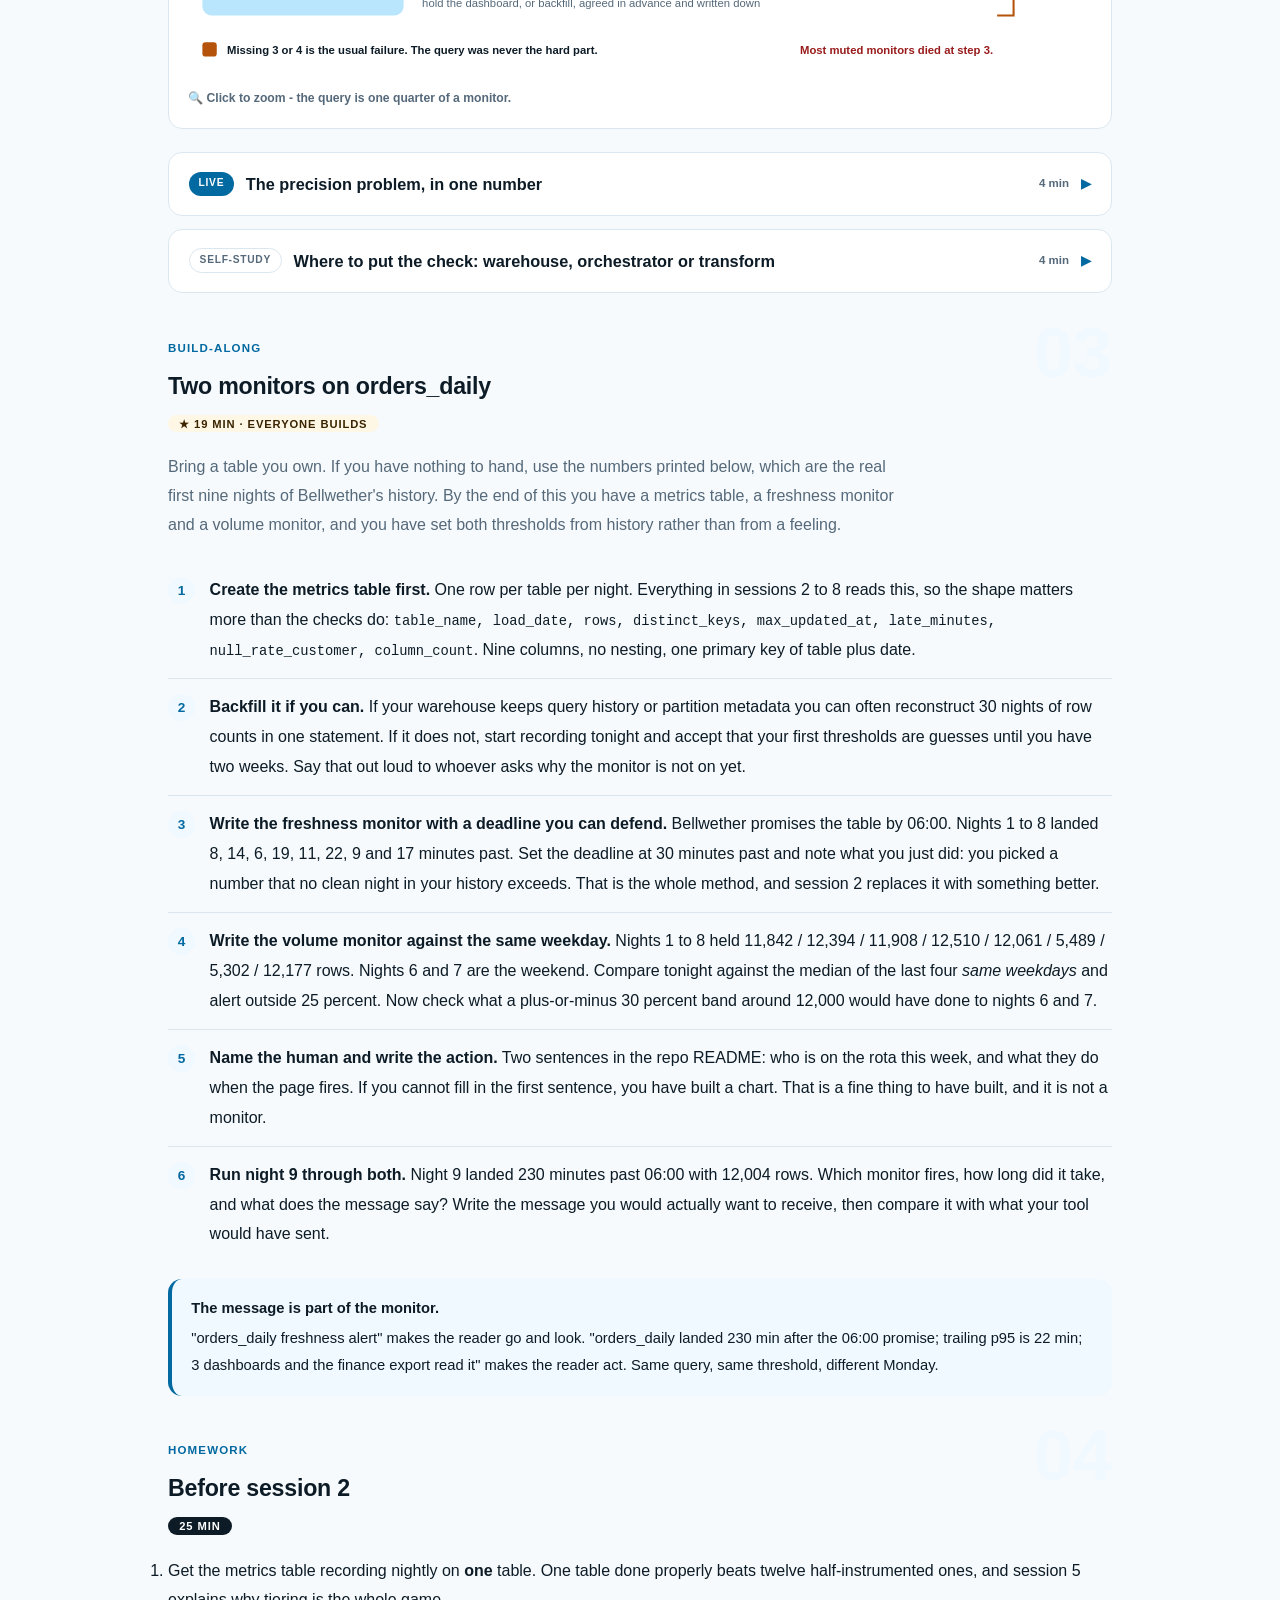
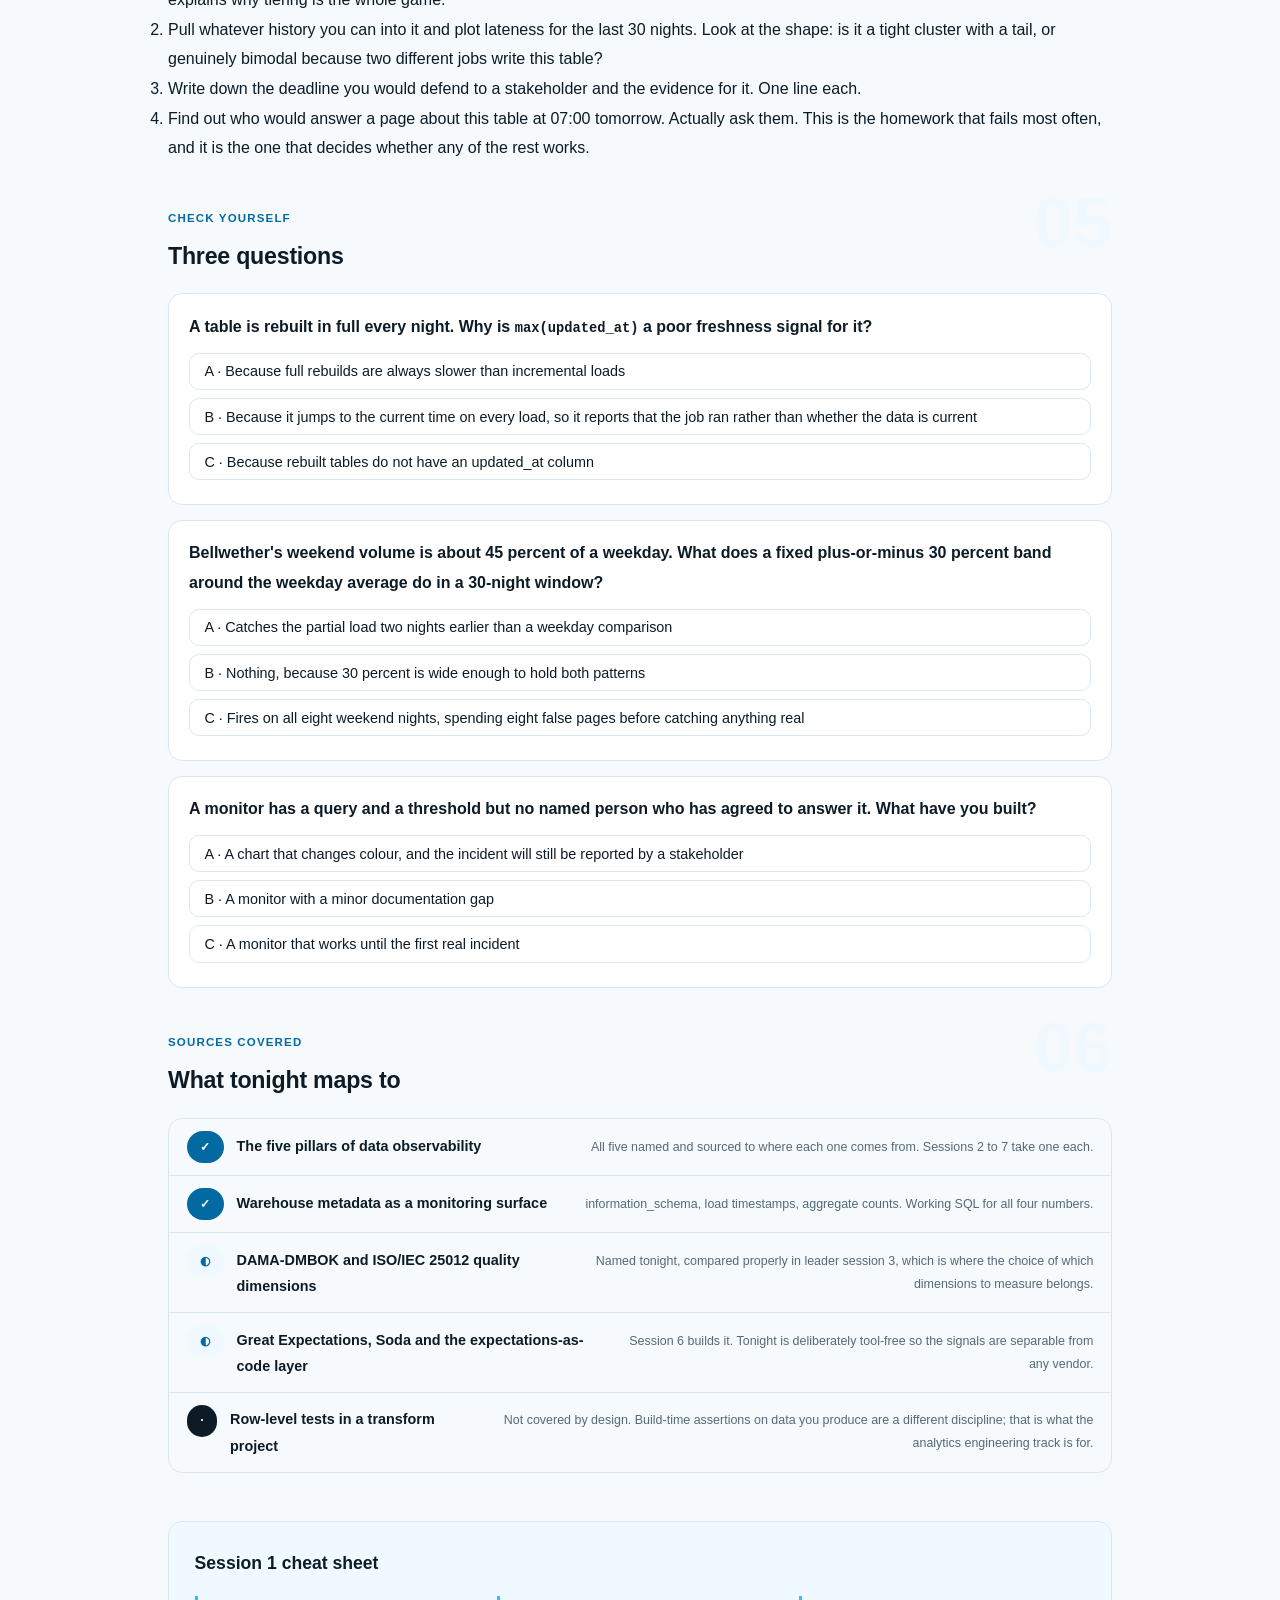
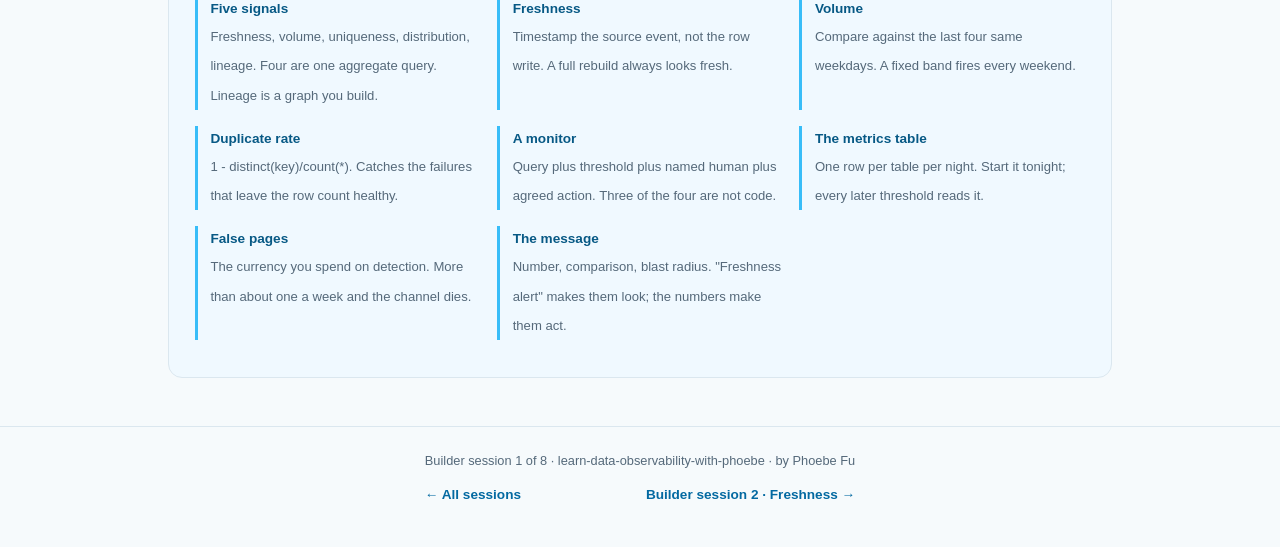
<file: courses/b1-metadata-you-have.html>
<!DOCTYPE html>
<html lang="en">
<head>
<meta charset="UTF-8">
<meta name="viewport" content="width=device-width, initial-scale=1.0">
<!-- social:start -->
<meta name="description" content="Builder session 1 of 8. The four numbers every warehouse already stores about every table, the query that turns each one into a signal, and the anatomy of a monitor that somebody will actually answer.">
<meta property="og:type" content="article">
<meta property="og:site_name" content="Learn with Phoebe">
<meta property="og:title" content="The metadata you already have - learn data observability with phoebe">
<meta property="og:description" content="Builder session 1 of 8. Row counts, max(updated_at), distinct keys and null counts are already sitting in your warehouse. Tonight they become monitors.">
<meta property="og:url" content="https://phoebefu6.github.io/learn-data-observability-with-phoebe/courses/b1-metadata-you-have.html">
<meta property="og:image" content="https://phoebefu6.github.io/learn-data-observability-with-phoebe/assets/og-cover.png">
<meta property="og:image:width" content="1200">
<meta property="og:image:height" content="630">
<meta name="twitter:card" content="summary_large_image">
<meta name="twitter:title" content="The metadata you already have - learn data observability with phoebe">
<meta name="twitter:description" content="Four numbers, five signals, and the anatomy of a monitor somebody answers.">
<meta name="twitter:image" content="https://phoebefu6.github.io/learn-data-observability-with-phoebe/assets/og-cover.png">
<!-- social:end -->
<title>Builder session 1 · The metadata you already have - learn data observability with phoebe</title>
<link rel="stylesheet" href="../assets/style.css?v=25">
</head>
<body>

<div class="toolbar">
  <div class="wrap">
    <span class="crumb"><a href="../index.html">learn-data-observability-with-phoebe</a> / Builder session 1 of 8</span>
    <button class="btn" id="toggle-all" type="button">Expand all</button>
    <button class="btn primary" id="zoom-toggle" type="button">Projector zoom: off</button>
  </div>
</div>

<header class="masthead">
  <div class="wrap">
    <div class="eyebrow">Learn Data Observability with Phoebe · Builder session 1 of 8</div>
    <h1>The metadata you <span class="accent">already have</span></h1>
    <p class="sub">Nobody buys an observability tool on night one. Every warehouse already stores four numbers about every table it holds, and those four numbers carry most of what you need to know before a stakeholder opens a dashboard and finds it wrong. Tonight you write the queries that pull them, turn two of them into working monitors on a real table, and learn the shape of a monitor that a tired person at 07:00 will actually answer.</p>
    <div class="chip-row">
      <span class="chip level">🟢 Foundational</span>
      <span class="chip audience">Analytics engineers</span>
      <span class="chip audience">Anyone who owns a table somebody else reads</span>
      <span class="chip time">45 min</span>
    </div>
    <div class="agenda">
      <span class="a1" style="flex:1">0-3 · Welcome</span>
      <span class="a2" style="flex:5">3-21 · The signals you can already query</span>
      <span class="a3" style="flex:4">21-40 · Build-along: two monitors</span>
      <span class="a4" style="flex:1">40-45 · Q&amp;A</span>
    </div>
  </div>
</header>

<main class="wrap">

  <!-- ============ INTRO ============ -->
  <section class="section" id="intro">
    <div class="section-kicker">
      <span class="klabel">Part 0</span>
      <h2>How the builder track works</h2>
    </div>
    <p class="lede">Eight sessions, 45 minutes each, one artifact: a <strong>monitor set</strong> on one real table, built signal by signal. Tonight the metadata queries and the first two monitors. Then freshness properly in session 2, volume and uniqueness in session 3, schema in session 4, distribution in session 5, expectations as code in session 6, lineage and blast radius in session 7, and in session 8 you run the whole set against 30 nights of history and count what it caught. The table throughout is <strong>orders_daily</strong> at Bellwether, a grocery delivery company whose warehouse has five real problems in it that nobody has noticed yet.</p>

    <div class="legend">
      <span class="pill">Live = presented in the 45 minutes</span>
      <span class="pill">Self-study = the full depth, after class</span>
      <span class="pill">🔍 Every diagram zooms</span>
    </div>

    <div class="callout win">
      <p><strong>★ What you walk out with tonight.</strong> Four SQL snippets that work on any warehouse table you own, without installing anything. The reason a monitor is a query plus a threshold plus a named human, and useless if any one of the three is missing. And the number that decides whether the whole practice survives its first month: how many false pages a week a team tolerates before it stops reading the channel.</p>
    </div>

    <details class="card" open>
      <summary><span class="mode live">Live</span>Why start with metadata rather than the data<span class="mini">3 min</span><span class="caret">▶</span></summary>
      <div class="body">
        <p>Checking data means reading rows. Reading rows on a large table costs money and time, which is why the checks that read rows get run nightly at best and quietly disabled by the third invoice. Metadata is different: row counts, load timestamps, column lists and null counts are either already stored by the warehouse or computable in a single cheap aggregate. You can check them every 15 minutes without anybody noticing the bill.</p>
        <p>That cost difference decides the shape of the practice. Metadata monitors are the layer that runs constantly and tells you <em>something moved</em>. Row-level tests are the layer that runs at build time and tells you <em>this specific rule broke</em>. You want both, and they are not substitutes.</p>
        <div class="callout example">
          <span class="ex-pill">Real world</span>
          <p>Bellwether's finance team found a broken revenue number on a Monday morning. The pipeline had not failed, so nothing alerted. One of three regional shards had stopped arriving on the Thursday before, and the table had been at 41 percent of a normal day's rows for two business days. A row count compared against the last four Thursdays would have flagged it before anybody was awake, and it costs one aggregate query to compute.</p>
        </div>
      </div>
    </details>

    <details class="card">
      <summary><span class="mode self">Self-study</span>The vocabulary for the whole track<span class="mini">4 min</span><span class="caret">▶</span></summary>
      <div class="body">
        <ul>
          <li><strong>Signal</strong> - one measurable property of a table over time. Freshness, volume, schema, distribution and lineage are the five that carry the practice, and sessions 2 to 7 take one each.</li>
          <li><strong>Monitor</strong> - a query, a threshold and a destination. Drop any one and you have a dashboard nobody reads.</li>
          <li><strong>Data downtime</strong> - the hours in which a table was wrong, late or missing while people were using it. Detection time is the part you control.</li>
          <li><strong>False page</strong> - an alert on a night when nothing was actually wrong. The currency you spend to buy detection, and the reason precision matters more than coverage.</li>
          <li><strong>MTTD</strong> - mean time to detect, in hours, from the moment a table went wrong to the moment a human knew. Session 8 measures yours.</li>
          <li><strong>Blast radius</strong> - everything downstream of a broken table: models, dashboards, exports, one reverse-ETL job into the CRM that nobody documented. Session 7.</li>
        </ul>
      </div>
    </details>
  </section>

  <!-- ============ PART 1 ============ -->
  <section class="section" id="part-1">
    <div class="section-kicker">
      <span class="klabel">Part 1 · covers the five signals and where each one comes from</span>
      <h2>Four numbers, five signals</h2>
      <span class="tag concept">9 min live</span>
    </div>
    <p class="lede">The five signals are not five separate technologies. Four of them come out of numbers your warehouse either stores for you or computes in one pass, and the fifth is a graph you build once and maintain. Knowing which is which tells you what you can have running by Friday and what needs a project.</p>

    <figure class="zoomable">
      <svg viewBox="0 0 880 360" xmlns="http://www.w3.org/2000/svg" role="img" aria-label="One table on the left, four cheap metadata queries in the middle, and the five observability signals on the right. Freshness, volume, uniqueness and distribution come from single aggregate queries. Lineage comes from a graph built separately.">
        <style>
          .b1aT { font: 800 13px Inter, sans-serif; fill: #fff; }
          .b1aH { font: 800 12px Inter, sans-serif; fill: #0C1B26; }
          .b1aB { font: 400 11px Inter, sans-serif; fill: #0C1B26; }
          .b1aM { font: 400 11px Inter, sans-serif; fill: #55697A; }
          .b1aQ { font: 600 11px "SFMono-Regular", Menlo, monospace; fill: #082F44; }
          .b1aN { font: 700 11px Inter, sans-serif; fill: #0C1B26; }
        </style>
        <defs>
          <marker id="b1aAr" viewBox="0 0 10 10" refX="9" refY="5" markerWidth="7" markerHeight="7" orient="auto">
            <path d="M0,0 L10,5 L0,10 z" fill="#C3D4E0"></path>
          </marker>
        </defs>

        <rect x="14" y="112" width="132" height="112" rx="12" fill="#075985"></rect>
        <text class="b1aT" x="80" y="152" text-anchor="middle">orders_daily</text>
        <text class="b1aB" x="80" y="172" text-anchor="middle" fill="#BAE6FD">one table</text>
        <text class="b1aB" x="80" y="190" text-anchor="middle" fill="#BAE6FD">9 columns</text>
        <text class="b1aB" x="80" y="208" text-anchor="middle" fill="#BAE6FD">12k rows a night</text>

        <text class="b1aH" x="196" y="70">Cheap queries</text>
        <text class="b1aM" x="196" y="88">one aggregate pass each</text>

        <rect x="196" y="100" width="228" height="34" rx="8" fill="#F0F9FF" stroke="#BAE6FD"></rect>
        <text class="b1aQ" x="208" y="122">max(updated_at)</text>
        <rect x="196" y="142" width="228" height="34" rx="8" fill="#F0F9FF" stroke="#BAE6FD"></rect>
        <text class="b1aQ" x="208" y="164">count(*)</text>
        <rect x="196" y="184" width="228" height="34" rx="8" fill="#F0F9FF" stroke="#BAE6FD"></rect>
        <text class="b1aQ" x="208" y="206">count(distinct order_id)</text>
        <rect x="196" y="226" width="228" height="34" rx="8" fill="#F0F9FF" stroke="#BAE6FD"></rect>
        <text class="b1aQ" x="208" y="248">count(*) - count(col)</text>

        <line x1="150" y1="150" x2="192" y2="117" stroke="#C3D4E0" stroke-width="1.5" marker-end="url(#b1aAr)"></line>
        <line x1="150" y1="166" x2="192" y2="159" stroke="#C3D4E0" stroke-width="1.5" marker-end="url(#b1aAr)"></line>
        <line x1="150" y1="182" x2="192" y2="201" stroke="#C3D4E0" stroke-width="1.5" marker-end="url(#b1aAr)"></line>
        <line x1="150" y1="198" x2="192" y2="243" stroke="#C3D4E0" stroke-width="1.5" marker-end="url(#b1aAr)"></line>

        <text class="b1aH" x="486" y="70">The five signals</text>
        <text class="b1aM" x="486" y="88">four are free, one is a project</text>

        <rect x="486" y="100" width="176" height="34" rx="8" fill="#0369A1"></rect>
        <text class="b1aT" x="574" y="122" text-anchor="middle">Freshness</text>
        <rect x="486" y="142" width="176" height="34" rx="8" fill="#0369A1"></rect>
        <text class="b1aT" x="574" y="164" text-anchor="middle">Volume</text>
        <rect x="486" y="184" width="176" height="34" rx="8" fill="#0369A1"></rect>
        <text class="b1aT" x="574" y="206" text-anchor="middle">Uniqueness</text>
        <rect x="486" y="226" width="176" height="34" rx="8" fill="#0369A1"></rect>
        <text class="b1aT" x="574" y="248" text-anchor="middle">Distribution</text>

        <line x1="428" y1="117" x2="482" y2="117" stroke="#C3D4E0" stroke-width="1.5" marker-end="url(#b1aAr)"></line>
        <line x1="428" y1="159" x2="482" y2="159" stroke="#C3D4E0" stroke-width="1.5" marker-end="url(#b1aAr)"></line>
        <line x1="428" y1="201" x2="482" y2="201" stroke="#C3D4E0" stroke-width="1.5" marker-end="url(#b1aAr)"></line>
        <line x1="428" y1="243" x2="482" y2="243" stroke="#C3D4E0" stroke-width="1.5" marker-end="url(#b1aAr)"></line>

        <rect x="694" y="142" width="172" height="76" rx="10" fill="#38BDF8"></rect>
        <text class="b1aH" x="780" y="170" text-anchor="middle">Schema</text>
        <text class="b1aH" x="780" y="192" text-anchor="middle">+ Lineage</text>
        <text class="b1aB" x="780" y="210" text-anchor="middle">a stored graph</text>

        <text class="b1aM" x="694" y="240">information_schema</text>
        <text class="b1aM" x="694" y="256">plus a parsed DAG</text>

        <rect x="14" y="300" width="14" height="14" rx="3" fill="#B45309"></rect>
        <text class="b1aN" x="38" y="312">Four of the five signals need no new tooling at all. Only lineage needs something built.</text>
      </svg>
      <figcaption>🔍 Click to zoom - four cheap aggregates carry four of the five signals.</figcaption>
    </figure>

    <details class="card">
      <summary><span class="mode live">Live</span>Freshness: the load timestamp, not the wall clock<span class="mini">3 min</span><span class="caret">▶</span></summary>
      <div class="body">
        <p>Freshness asks whether the data arrived when it was supposed to. The naive version compares <code class="mono">max(updated_at)</code> against the current time and fires if the gap is too large. It works, and it is where everybody starts, and session 2 shows why a fixed deadline is the wrong shape for the question.</p>
        <div class="prompt-box good">
          <span class="label">★ Try it now</span>
select max(updated_at) as last_row,
       datediff('minute', max(updated_at), current_timestamp) as staleness_min
from analytics.orders_daily;
        </div>
        <p>Two traps worth knowing before you point this at anything real. A table that is rebuilt in full every night has an <code class="mono">updated_at</code> that jumps to now on every load, which tells you the job ran rather than whether the data is current: for those, timestamp the <em>source event</em>, not the row write. And a partition that arrives empty still updates the table's metadata in some warehouses, so a freshness check that passes on an empty load is measuring the pipeline's mood rather than the data.</p>
      </div>
    </details>

    <details class="card">
      <summary><span class="mode live">Live</span>Volume: count(*) is a time series, not a number<span class="mini">3 min</span><span class="caret">▶</span></summary>
      <div class="body">
        <p>A row count on its own means nothing. A row count next to the last four values of the same weekday means a great deal, because grocery orders on a Saturday are not grocery orders on a Tuesday and a band wide enough to hold both is too wide to catch a missing shard.</p>
        <p>This is the single most common reason a volume monitor gets switched off: it was set as a fixed band, it fired every weekend, and by week three somebody muted it. Session 3 does the arithmetic properly. Tonight just record the number every night, because you cannot compare against history you never stored.</p>
        <div class="callout example">
          <span class="ex-pill">Real world</span>
          <p>Bellwether's weekend volume is about 45 percent of a weekday. A plus-or-minus 30 percent band around the weekday average fires on all eight weekend nights in a 30-night window. That is eight false pages to catch nothing, and it happens before you have caught your first real incident.</p>
        </div>
      </div>
    </details>

    <details class="card">
      <summary><span class="mode self">Self-study</span>Uniqueness and null rate in one pass<span class="mini">4 min</span><span class="caret">▶</span></summary>
      <div class="body">
        <p>Duplicate rate and null rate are the two signals that catch the failures which leave the row count looking healthy. A merge key that changes upstream can double some rows and drop others, landing you within a percent of a normal night while every downstream sum is wrong.</p>
        <div class="prompt-box good">
          <span class="label">★ Try it now</span>
select count(*) as rows,
       count(distinct order_id) as keys,
       1 - count(distinct order_id) / count(*)::float as dup_rate,
       (count(*) - count(customer_id)) / count(*)::float as null_rate_customer
from analytics.orders_daily
where load_date = current_date;
        </div>
        <ul>
          <li><strong>Duplicate rate</strong> beats a uniqueness test on a big table because it degrades gracefully. A hard uniqueness assertion either passes or fails the build; a rate tells you it went from 1 percent to 8 percent, which is the sentence you need in the incident channel.</li>
          <li><strong>Null rate per column</strong> is worth storing for every column you care about, not just the key. The column that goes null is almost never the one you would have picked.</li>
          <li><strong>Store the results</strong> in a small metrics table, one row per table per night. That table is the history every later session compares against, and if you start it tonight, session 8 has something real to read.</li>
        </ul>
      </div>
    </details>
  </section>

  <!-- ============ PART 2 ============ -->
  <section class="section" id="part-2">
    <div class="section-kicker">
      <span class="klabel">Part 2 · covers the anatomy of a monitor and the cost of a page</span>
      <h2>A monitor is three things, and two of them are not code</h2>
      <span class="tag concept">8 min live</span>
    </div>
    <p class="lede">The query is the easy third. What decides whether a monitor is worth having is the threshold you set and the person who has agreed to answer it. A query with no threshold is a chart. A threshold with no named human is a chart that changes colour.</p>

    <figure class="zoomable">
      <svg viewBox="0 0 880 300" xmlns="http://www.w3.org/2000/svg" role="img" aria-label="The anatomy of a monitor shown as four stacked bars: a query, a threshold, a destination and an agreed action. A bracket underneath labels the four together as one monitor, and a note says a monitor missing any one of the four is not a monitor.">
        <style>
          .b1bH { font: 800 12px Inter, sans-serif; fill: #fff; }
          .b1bL { font: 700 12px Inter, sans-serif; fill: #0C1B26; }
          .b1bB { font: 400 11px Inter, sans-serif; fill: #55697A; }
          .b1bK { font: 800 13px Inter, sans-serif; fill: #075985; }
          .b1bN { font: 700 11px Inter, sans-serif; fill: #0C1B26; }
          .b1bR { font: 700 11px Inter, sans-serif; fill: #991B1B; }
        </style>

        <rect x="14" y="26" width="196" height="46" rx="9" fill="#075985"></rect>
        <text class="b1bH" x="112" y="54" text-anchor="middle">1 · The query</text>
        <text class="b1bL" x="228" y="46">What number, how often</text>
        <text class="b1bB" x="228" y="64">count(*) every 15 minutes, stored with a timestamp</text>

        <rect x="14" y="82" width="196" height="46" rx="9" fill="#0369A1"></rect>
        <text class="b1bH" x="112" y="110" text-anchor="middle">2 · The threshold</text>
        <text class="b1bL" x="228" y="102">When it counts as wrong</text>
        <text class="b1bB" x="228" y="120">against history, not against a number somebody guessed once</text>

        <rect x="14" y="138" width="196" height="46" rx="9" fill="#38BDF8"></rect>
        <text class="b1bL" x="112" y="166" text-anchor="middle">3 · The destination</text>
        <text class="b1bL" x="228" y="158">Which human, by name</text>
        <text class="b1bB" x="228" y="176">a rota, not a channel called data-alerts that 40 people mute</text>

        <rect x="14" y="194" width="196" height="46" rx="9" fill="#BAE6FD"></rect>
        <text class="b1bL" x="112" y="222" text-anchor="middle">4 · The action</text>
        <text class="b1bL" x="228" y="214">What they do at 07:00</text>
        <text class="b1bB" x="228" y="232">hold the dashboard, or backfill, agreed in advance and written down</text>

        <path d="M788,26 L804,26 L804,240 L788,240" fill="none" stroke="#B45309" stroke-width="2"></path>
        <text class="b1bK" x="812" y="128">= one</text>
        <text class="b1bK" x="812" y="146">monitor</text>

        <rect x="14" y="266" width="14" height="14" rx="3" fill="#B45309"></rect>
        <text class="b1bN" x="38" y="278">Missing 3 or 4 is the usual failure. The query was never the hard part.</text>
        <text class="b1bR" x="596" y="278">Most muted monitors died at step 3.</text>
      </svg>
      <figcaption>🔍 Click to zoom - the query is one quarter of a monitor.</figcaption>
    </figure>

    <details class="card">
      <summary><span class="mode live">Live</span>The precision problem, in one number<span class="mini">4 min</span><span class="caret">▶</span></summary>
      <div class="body">
        <p>Every monitor buys detection with false pages. The exchange rate is the thing to watch, because a person who is woken for nothing twice in a week stops treating the channel as real, and from that point your monitors are decoration. There is no clean published threshold for where that happens, and the honest version is that it depends on the team and how the page arrives. What is not in doubt is the direction: alert fatigue is the documented failure mode of monitoring systems in software operations and in clinical settings alike, and the fix is always fewer, better alerts rather than more.</p>
        <p>So the operating rule for the rest of this track: a monitor that fires more than about once a week without a real cause gets retuned or deleted. Not muted. Session 8 puts a number on what noise costs you, and the number is uncomfortable.</p>
      </div>
    </details>

    <details class="card">
      <summary><span class="mode self">Self-study</span>Where to put the check: warehouse, orchestrator or transform<span class="mini">4 min</span><span class="caret">▶</span></summary>
      <div class="body">
        <p>Three homes, three jobs, and picking the wrong one is why teams end up with the same check in two places disagreeing with itself.</p>
        <table class="clean">
          <thead>
            <tr><th>Home</th><th>Runs when</th><th>Right for</th></tr>
          </thead>
          <tbody>
            <tr><td>A scheduled query in the warehouse</td><td>Every 15 to 60 minutes, independent of any pipeline</td><td>Freshness and volume on tables you do not build yourself</td></tr>
            <tr><td>The orchestrator, as a task</td><td>Between pipeline steps</td><td>Gating: do not build the mart if the source is short</td></tr>
            <tr><td>The transform project's own tests</td><td>At build time</td><td>Row-level rules about the data you produce</td></tr>
          </tbody>
        </table>
        <p>The third one is a different discipline with its own tooling and its own course. What lives here is the layer that runs whether or not anybody's pipeline ran, because the most expensive incidents are the ones where nothing failed.</p>
      </div>
    </details>
  </section>

  <!-- ============ DEMO ============ -->
  <section class="section" id="demo-1">
    <div class="section-kicker">
      <span class="klabel">Build-along</span>
      <h2>Two monitors on orders_daily</h2>
      <span class="tag demo">★ 19 min · everyone builds</span>
    </div>
    <p class="lede">Bring a table you own. If you have nothing to hand, use the numbers printed below, which are the real first nine nights of Bellwether's history. By the end of this you have a metrics table, a freshness monitor and a volume monitor, and you have set both thresholds from history rather than from a feeling.</p>

    <div class="steps">
      <div class="step">
        <p><strong>Create the metrics table first.</strong> One row per table per night. Everything in sessions 2 to 8 reads this, so the shape matters more than the checks do: <code class="mono">table_name, load_date, rows, distinct_keys, max_updated_at, late_minutes, null_rate_customer, column_count</code>. Nine columns, no nesting, one primary key of table plus date.</p>
      </div>
      <div class="step">
        <p><strong>Backfill it if you can.</strong> If your warehouse keeps query history or partition metadata you can often reconstruct 30 nights of row counts in one statement. If it does not, start recording tonight and accept that your first thresholds are guesses until you have two weeks. Say that out loud to whoever asks why the monitor is not on yet.</p>
      </div>
      <div class="step">
        <p><strong>Write the freshness monitor with a deadline you can defend.</strong> Bellwether promises the table by 06:00. Nights 1 to 8 landed 8, 14, 6, 19, 11, 22, 9 and 17 minutes past. Set the deadline at 30 minutes past and note what you just did: you picked a number that no clean night in your history exceeds. That is the whole method, and session 2 replaces it with something better.</p>
      </div>
      <div class="step">
        <p><strong>Write the volume monitor against the same weekday.</strong> Nights 1 to 8 held 11,842 / 12,394 / 11,908 / 12,510 / 12,061 / 5,489 / 5,302 / 12,177 rows. Nights 6 and 7 are the weekend. Compare tonight against the median of the last four <em>same weekdays</em> and alert outside 25 percent. Now check what a plus-or-minus 30 percent band around 12,000 would have done to nights 6 and 7.</p>
      </div>
      <div class="step">
        <p><strong>Name the human and write the action.</strong> Two sentences in the repo README: who is on the rota this week, and what they do when the page fires. If you cannot fill in the first sentence, you have built a chart. That is a fine thing to have built, and it is not a monitor.</p>
      </div>
      <div class="step">
        <p><strong>Run night 9 through both.</strong> Night 9 landed 230 minutes past 06:00 with 12,004 rows. Which monitor fires, how long did it take, and what does the message say? Write the message you would actually want to receive, then compare it with what your tool would have sent.</p>
      </div>
    </div>

    <div class="callout tip">
      <p><strong>The message is part of the monitor.</strong> "orders_daily freshness alert" makes the reader go and look. "orders_daily landed 230 min after the 06:00 promise; trailing p95 is 22 min; 3 dashboards and the finance export read it" makes the reader act. Same query, same threshold, different Monday.</p>
    </div>
  </section>

  <!-- ============ HOMEWORK ============ -->
  <section class="section" id="exercise">
    <div class="section-kicker">
      <span class="klabel">Homework</span>
      <h2>Before session 2</h2>
      <span class="tag exercise">25 min</span>
    </div>
    <ol>
      <li>Get the metrics table recording nightly on <strong>one</strong> table. One table done properly beats twelve half-instrumented ones, and session 5 explains why tiering is the whole game.</li>
      <li>Pull whatever history you can into it and plot lateness for the last 30 nights. Look at the shape: is it a tight cluster with a tail, or genuinely bimodal because two different jobs write this table?</li>
      <li>Write down the deadline you would defend to a stakeholder and the evidence for it. One line each.</li>
      <li>Find out who would answer a page about this table at 07:00 tomorrow. Actually ask them. This is the homework that fails most often, and it is the one that decides whether any of the rest works.</li>
    </ol>
  </section>

  <!-- ============ QUIZ ============ -->
  <section class="section" id="quiz">
    <div class="section-kicker">
      <span class="klabel">Check yourself</span>
      <h2>Three questions</h2>
    </div>

    <div class="quiz-q" data-answer="1">
      <p class="qtext">A table is rebuilt in full every night. Why is <code class="mono">max(updated_at)</code> a poor freshness signal for it?</p>
      <button class="qopt" type="button">A · Because full rebuilds are always slower than incremental loads</button>
      <button class="qopt" type="button">B · Because it jumps to the current time on every load, so it reports that the job ran rather than whether the data is current</button>
      <button class="qopt" type="button">C · Because rebuilt tables do not have an updated_at column</button>
      <p class="qwhy">A row-write timestamp measures the write. If the source stopped producing events a week ago and the job still rebuilds nightly, the timestamp looks perfect. Timestamp the source event instead.</p>
    </div>

    <div class="quiz-q" data-answer="2">
      <p class="qtext">Bellwether's weekend volume is about 45 percent of a weekday. What does a fixed plus-or-minus 30 percent band around the weekday average do in a 30-night window?</p>
      <button class="qopt" type="button">A · Catches the partial load two nights earlier than a weekday comparison</button>
      <button class="qopt" type="button">B · Nothing, because 30 percent is wide enough to hold both patterns</button>
      <button class="qopt" type="button">C · Fires on all eight weekend nights, spending eight false pages before catching anything real</button>
      <p class="qwhy">45 percent is well outside a 30 percent band, so every weekend is an alert. This is the most common reason a volume monitor gets muted in its first month.</p>
    </div>

    <div class="quiz-q" data-answer="0">
      <p class="qtext">A monitor has a query and a threshold but no named person who has agreed to answer it. What have you built?</p>
      <button class="qopt" type="button">A · A chart that changes colour, and the incident will still be reported by a stakeholder</button>
      <button class="qopt" type="button">B · A monitor with a minor documentation gap</button>
      <button class="qopt" type="button">C · A monitor that works until the first real incident</button>
      <p class="qwhy">Detection is a human outcome, not a query result. An alert nobody owns changes the colour of a panel and nothing else, and the stakeholder still gets there first.</p>
    </div>

    <p class="quiz-score"></p>
  </section>

  <!-- ============ COVERAGE ============ -->
  <section class="section" id="official">
    <div class="section-kicker">
      <span class="klabel">Sources covered</span>
      <h2>What tonight maps to</h2>
    </div>
    <div class="covered">
      <div class="covered-row">
        <span class="status pill solid">✓</span>
        <span class="name">The five pillars of data observability</span>
        <span class="note">All five named and sourced to where each one comes from. Sessions 2 to 7 take one each.</span>
      </div>
      <div class="covered-row">
        <span class="status pill solid">✓</span>
        <span class="name">Warehouse metadata as a monitoring surface</span>
        <span class="note">information_schema, load timestamps, aggregate counts. Working SQL for all four numbers.</span>
      </div>
      <div class="covered-row">
        <span class="status pill light">◐</span>
        <span class="name">DAMA-DMBOK and ISO/IEC 25012 quality dimensions</span>
        <span class="note">Named tonight, compared properly in leader session 3, which is where the choice of which dimensions to measure belongs.</span>
      </div>
      <div class="covered-row">
        <span class="status pill light">◐</span>
        <span class="name">Great Expectations, Soda and the expectations-as-code layer</span>
        <span class="note">Session 6 builds it. Tonight is deliberately tool-free so the signals are separable from any vendor.</span>
      </div>
      <div class="covered-row">
        <span class="status pill inkpill">·</span>
        <span class="name">Row-level tests in a transform project</span>
        <span class="note">Not covered by design. Build-time assertions on data you produce are a different discipline; that is what the analytics engineering track is for.</span>
      </div>
    </div>
  </section>

  <!-- ============ CHEAT SHEET ============ -->
  <section class="cheat" id="cheatsheet">
    <h3>Session 1 cheat sheet</h3>
    <div class="grid-2">
      <div class="cheat-item"><b>Five signals</b><span>Freshness, volume, uniqueness, distribution, lineage. Four are one aggregate query. Lineage is a graph you build.</span></div>
      <div class="cheat-item"><b>Freshness</b><span>Timestamp the source event, not the row write. A full rebuild always looks fresh.</span></div>
      <div class="cheat-item"><b>Volume</b><span>Compare against the last four same weekdays. A fixed band fires every weekend.</span></div>
      <div class="cheat-item"><b>Duplicate rate</b><span>1 - distinct(key)/count(*). Catches the failures that leave the row count healthy.</span></div>
      <div class="cheat-item"><b>A monitor</b><span>Query plus threshold plus named human plus agreed action. Three of the four are not code.</span></div>
      <div class="cheat-item"><b>The metrics table</b><span>One row per table per night. Start it tonight; every later threshold reads it.</span></div>
      <div class="cheat-item"><b>False pages</b><span>The currency you spend on detection. More than about one a week and the channel dies.</span></div>
      <div class="cheat-item"><b>The message</b><span>Number, comparison, blast radius. "Freshness alert" makes them look; the numbers make them act.</span></div>
    </div>
  </section>

</main>

<footer class="pagefoot">
  <div class="wrap">
    <p>Builder session 1 of 8 · learn-data-observability-with-phoebe · by Phoebe Fu</p>
    <nav class="pagenav">
      <a href="../index.html">← All sessions</a>
      <a href="b2-freshness.html">Builder session 2 · Freshness →</a>
    </nav>
  </div>
</footer>

<script src="../assets/app.js?v=23"></script>
</body>
</html>
</file>
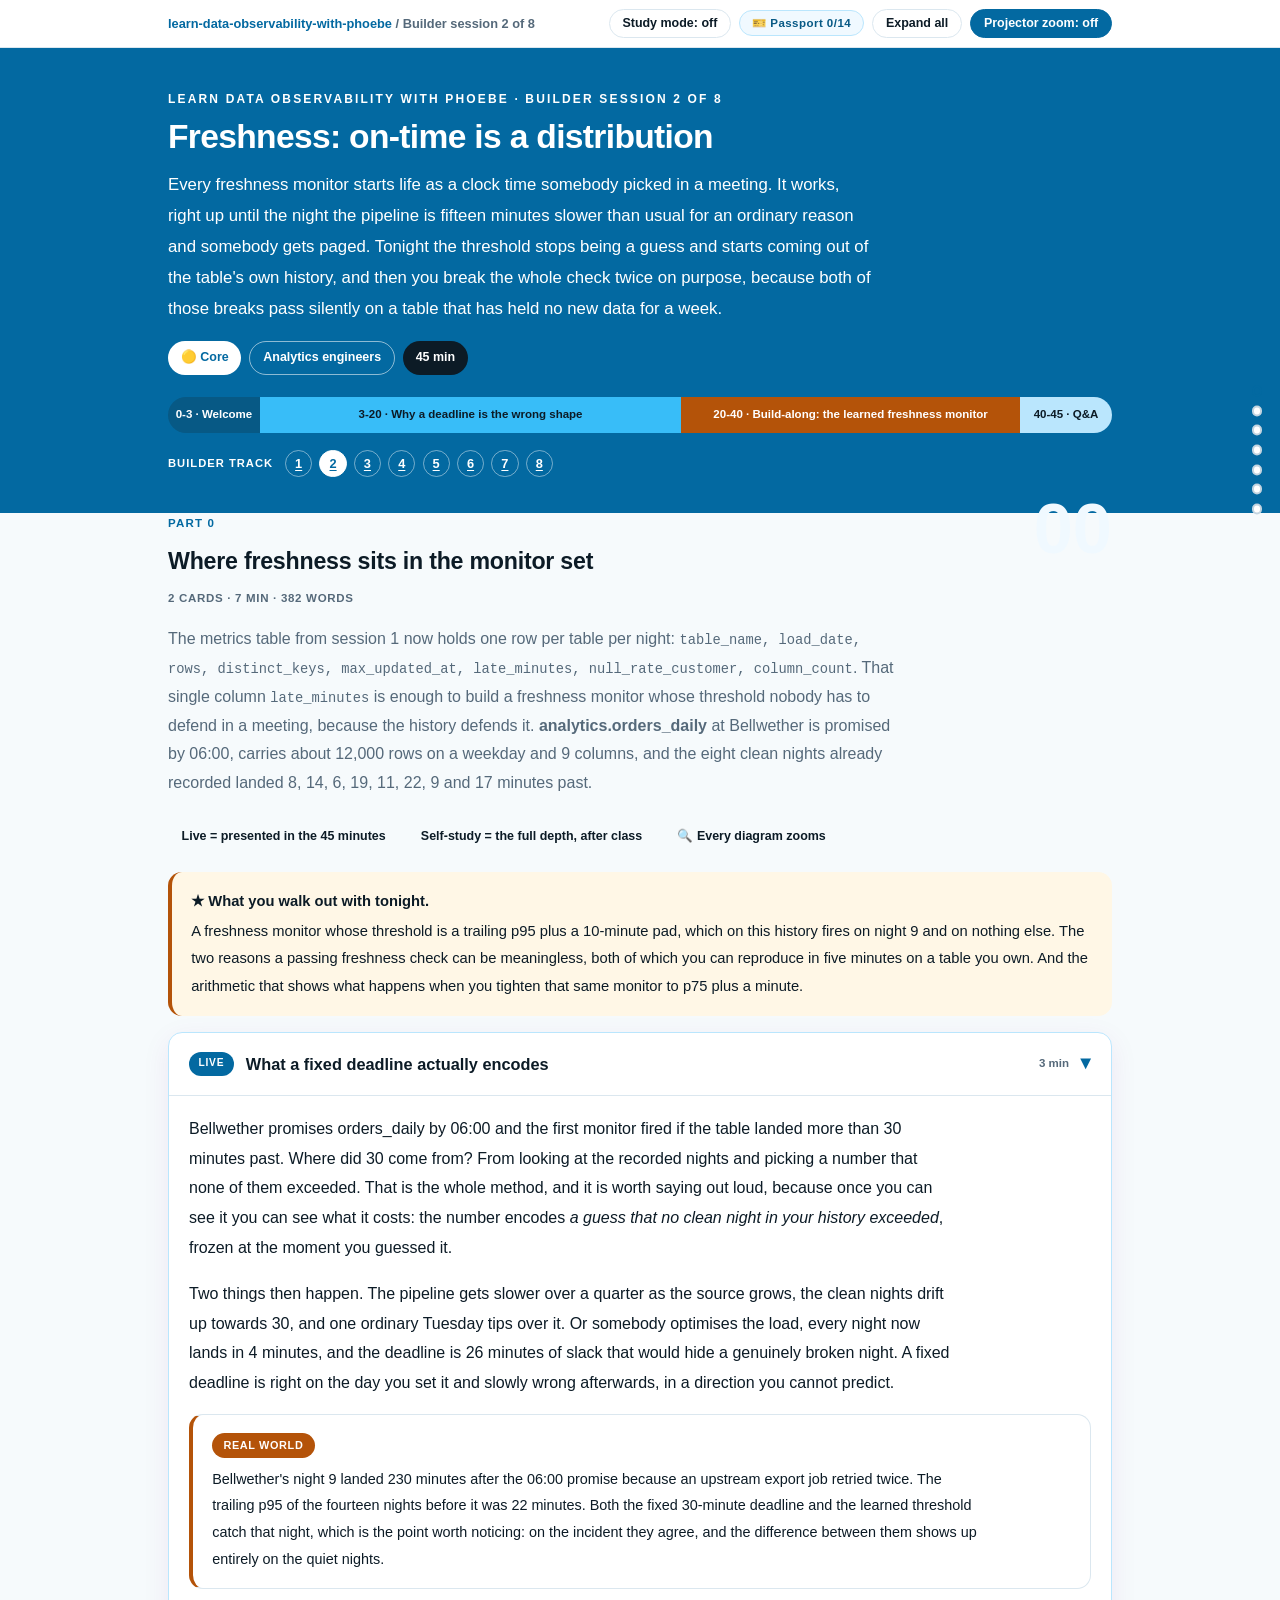
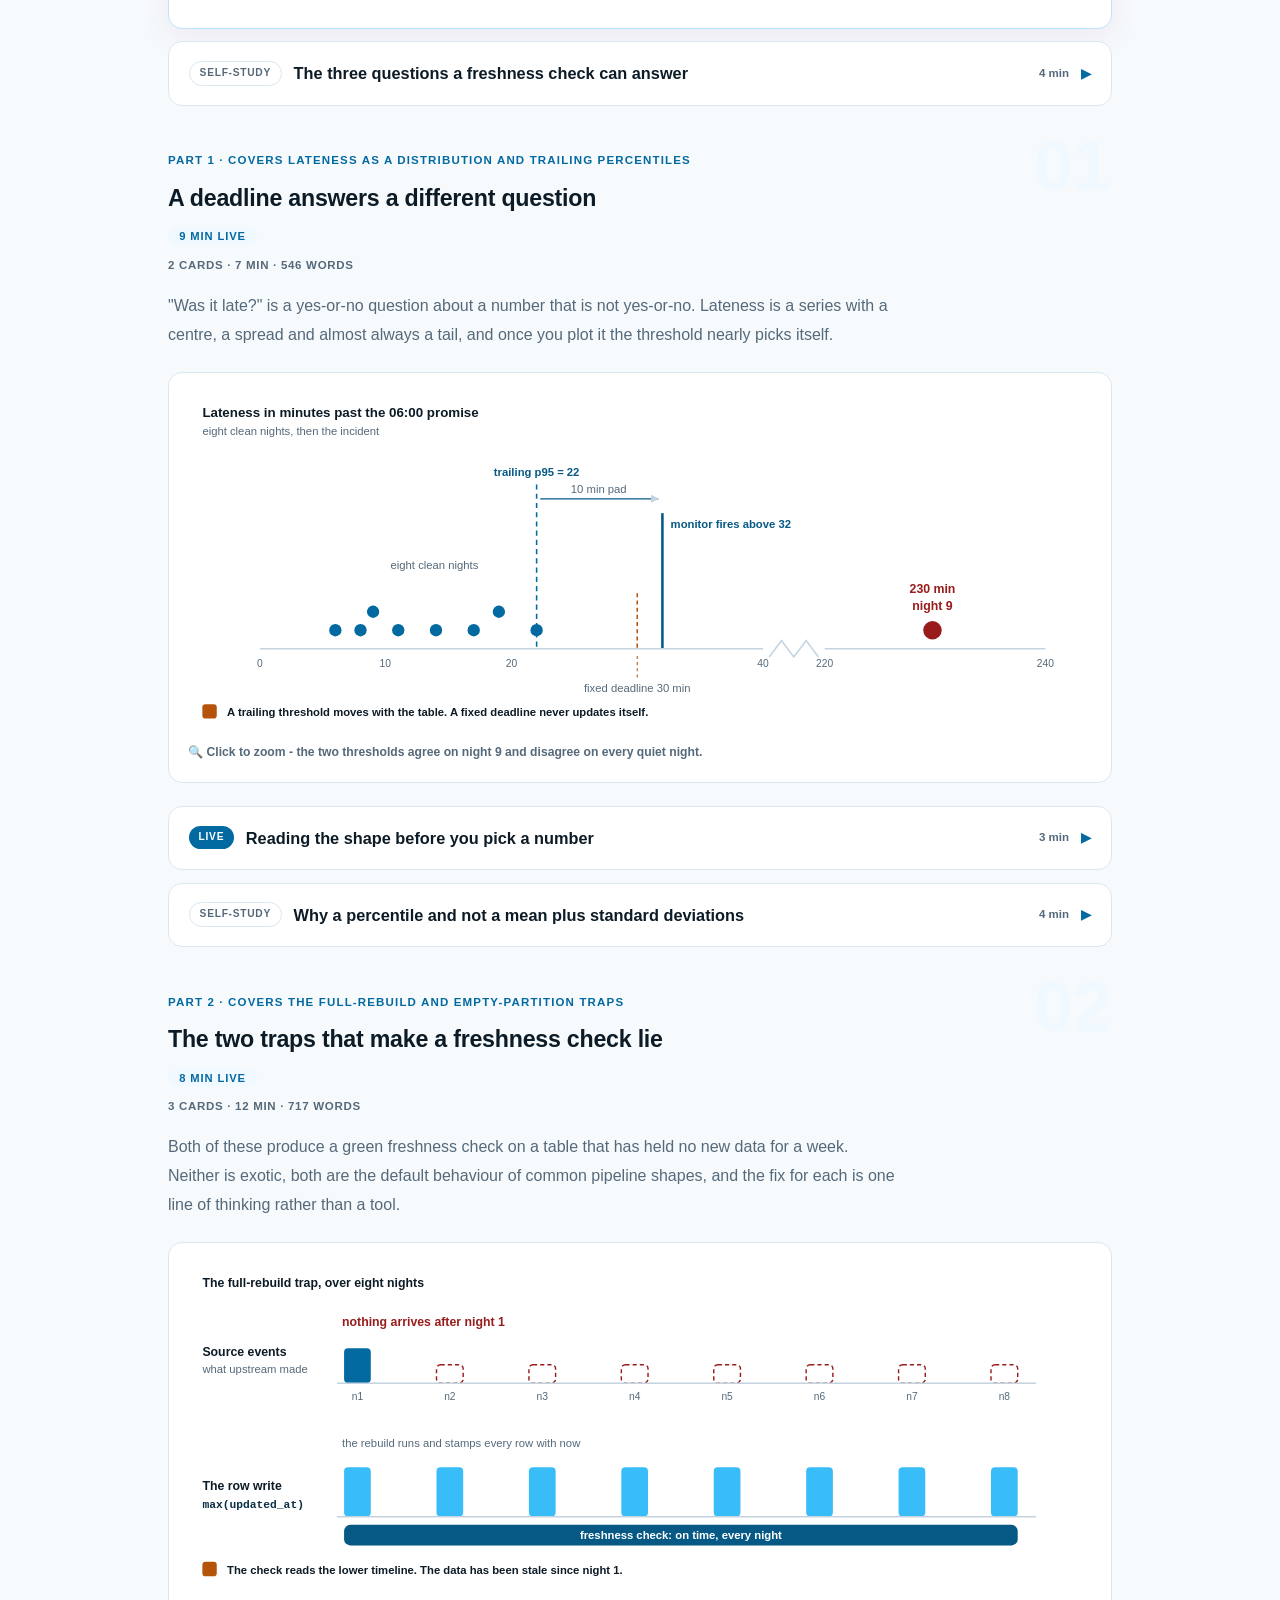
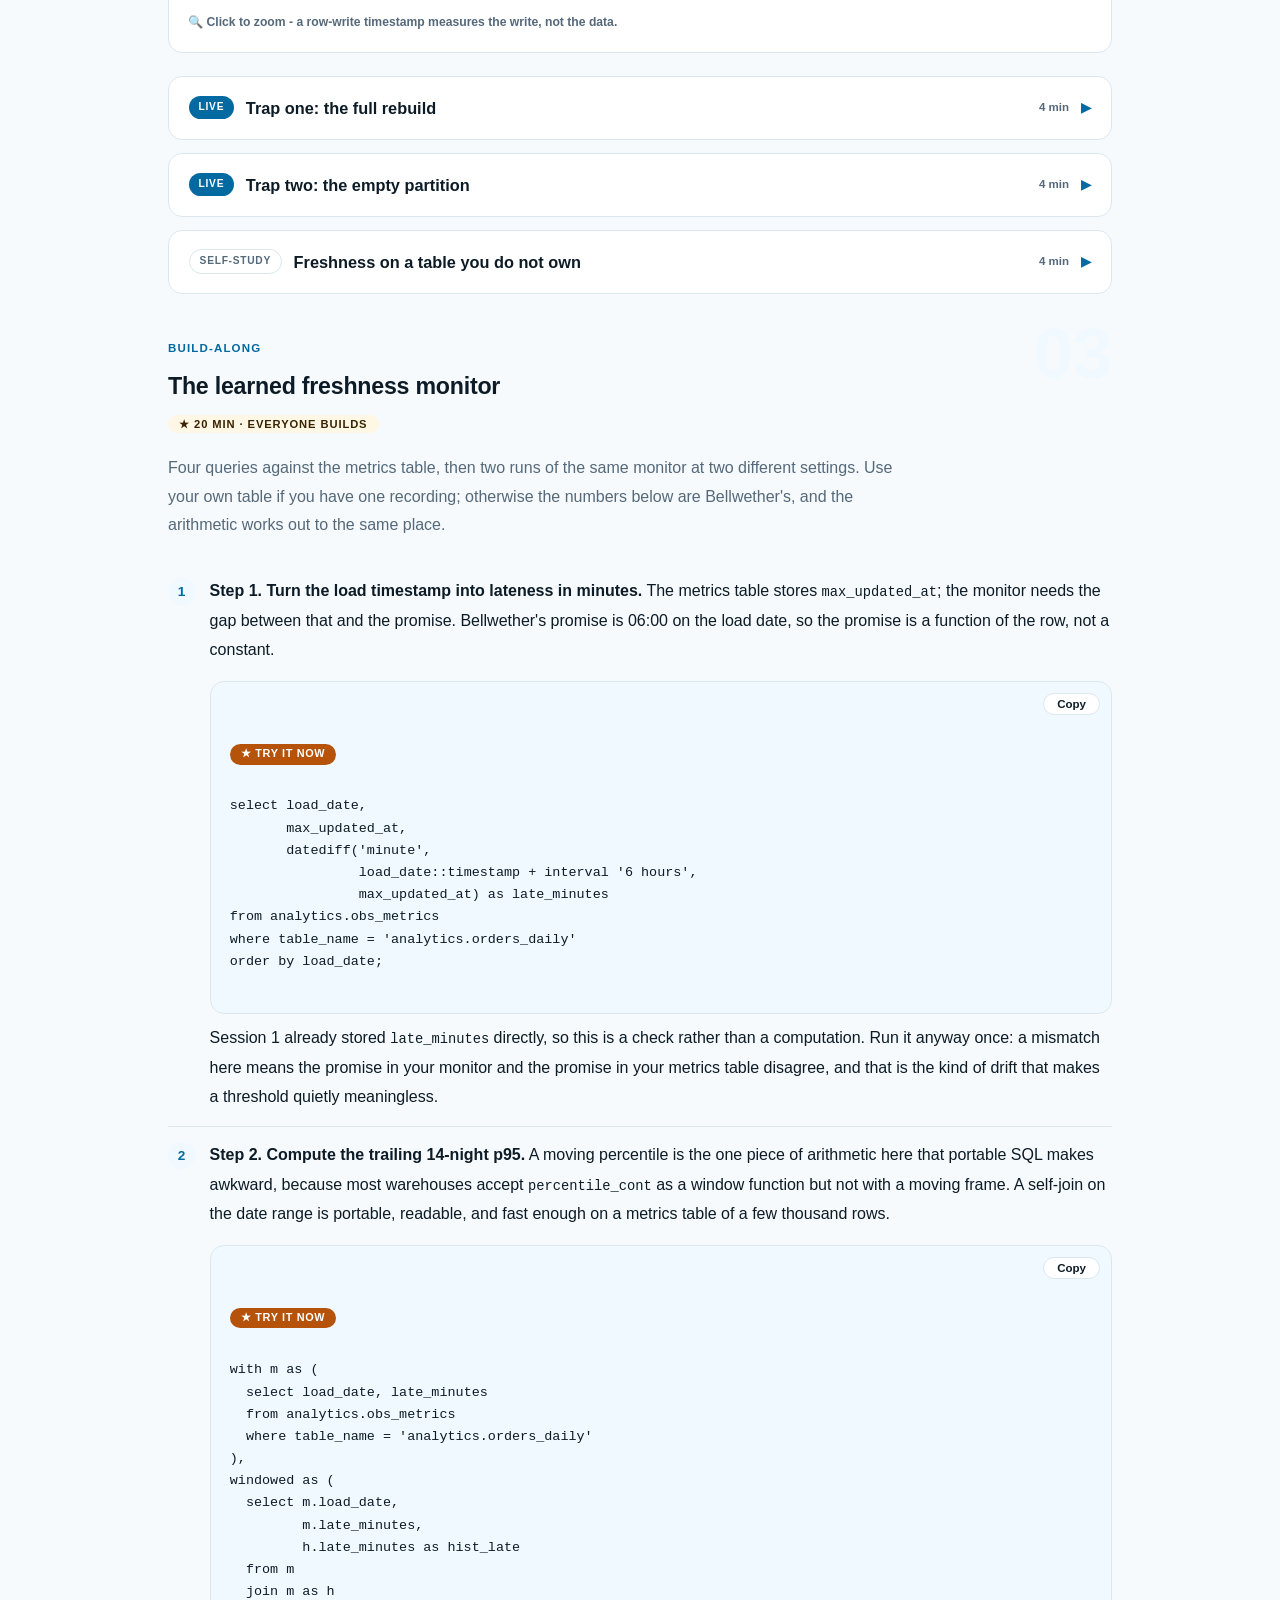
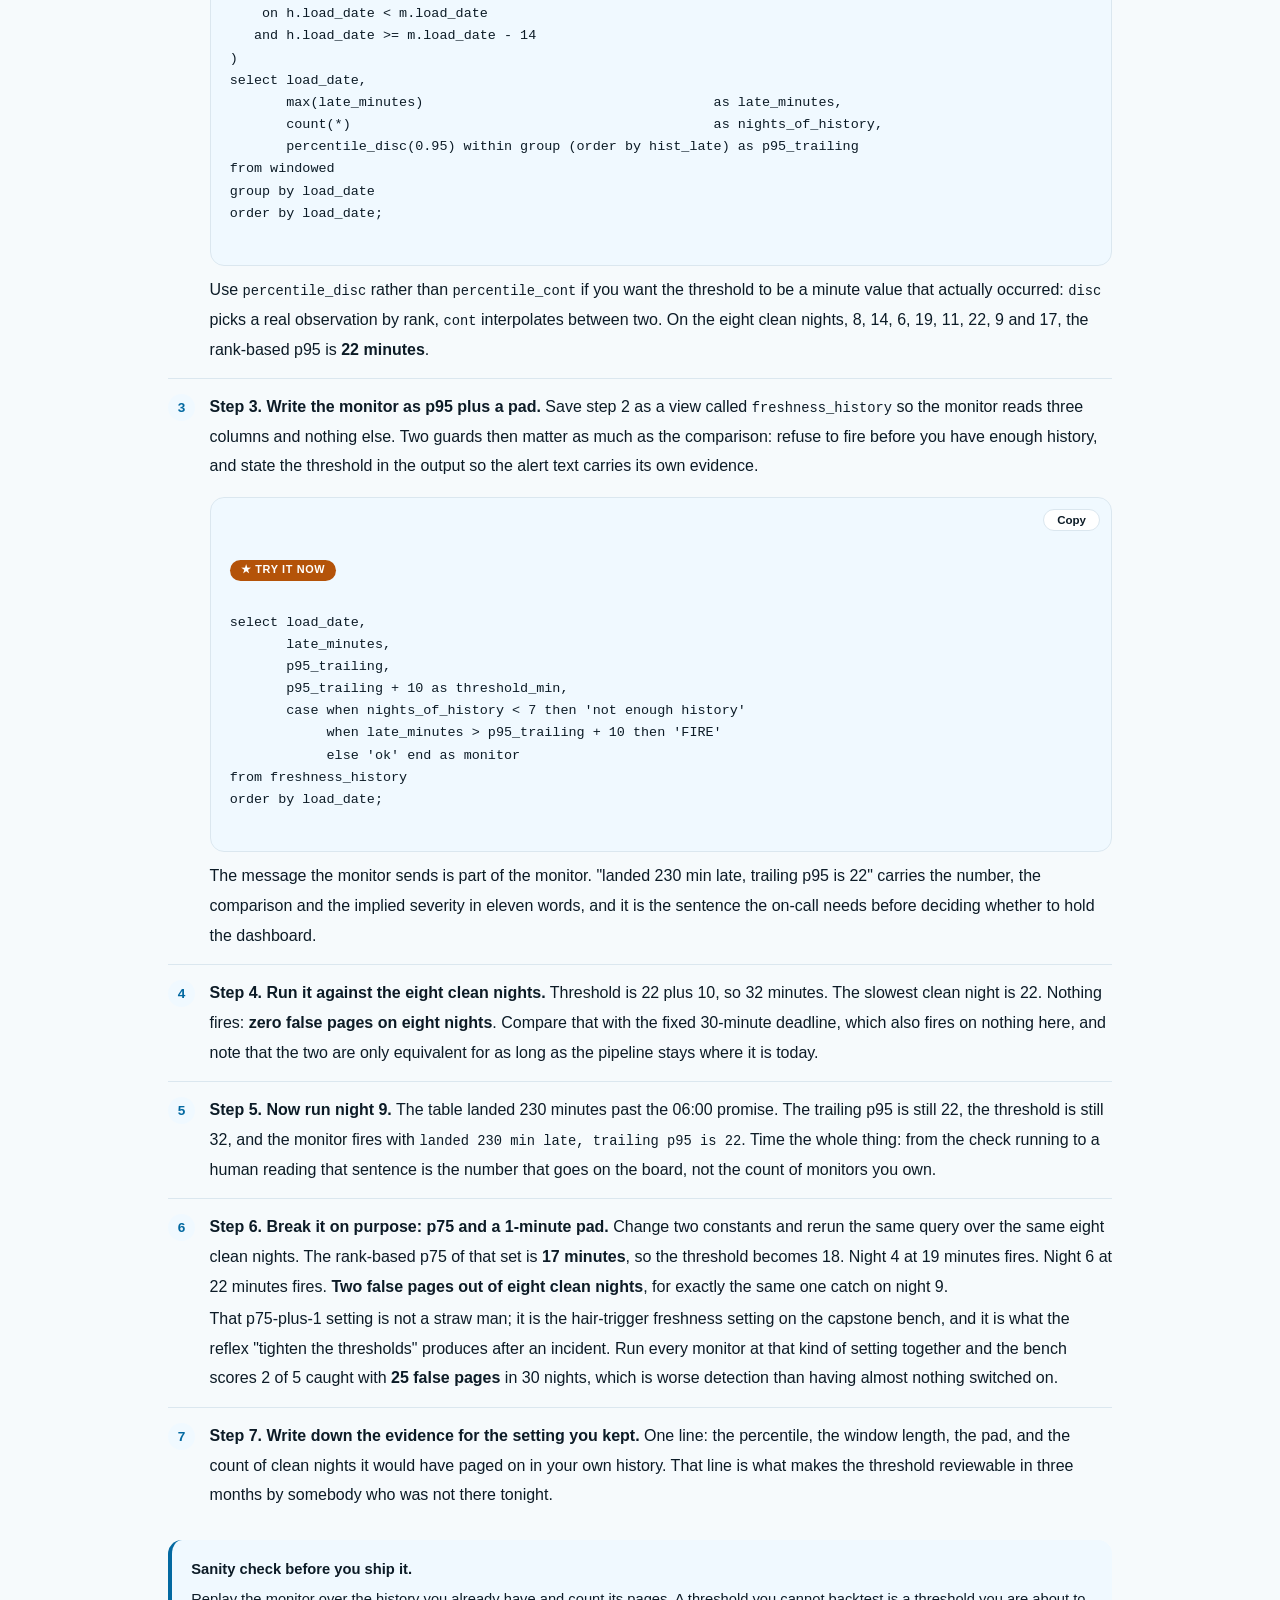
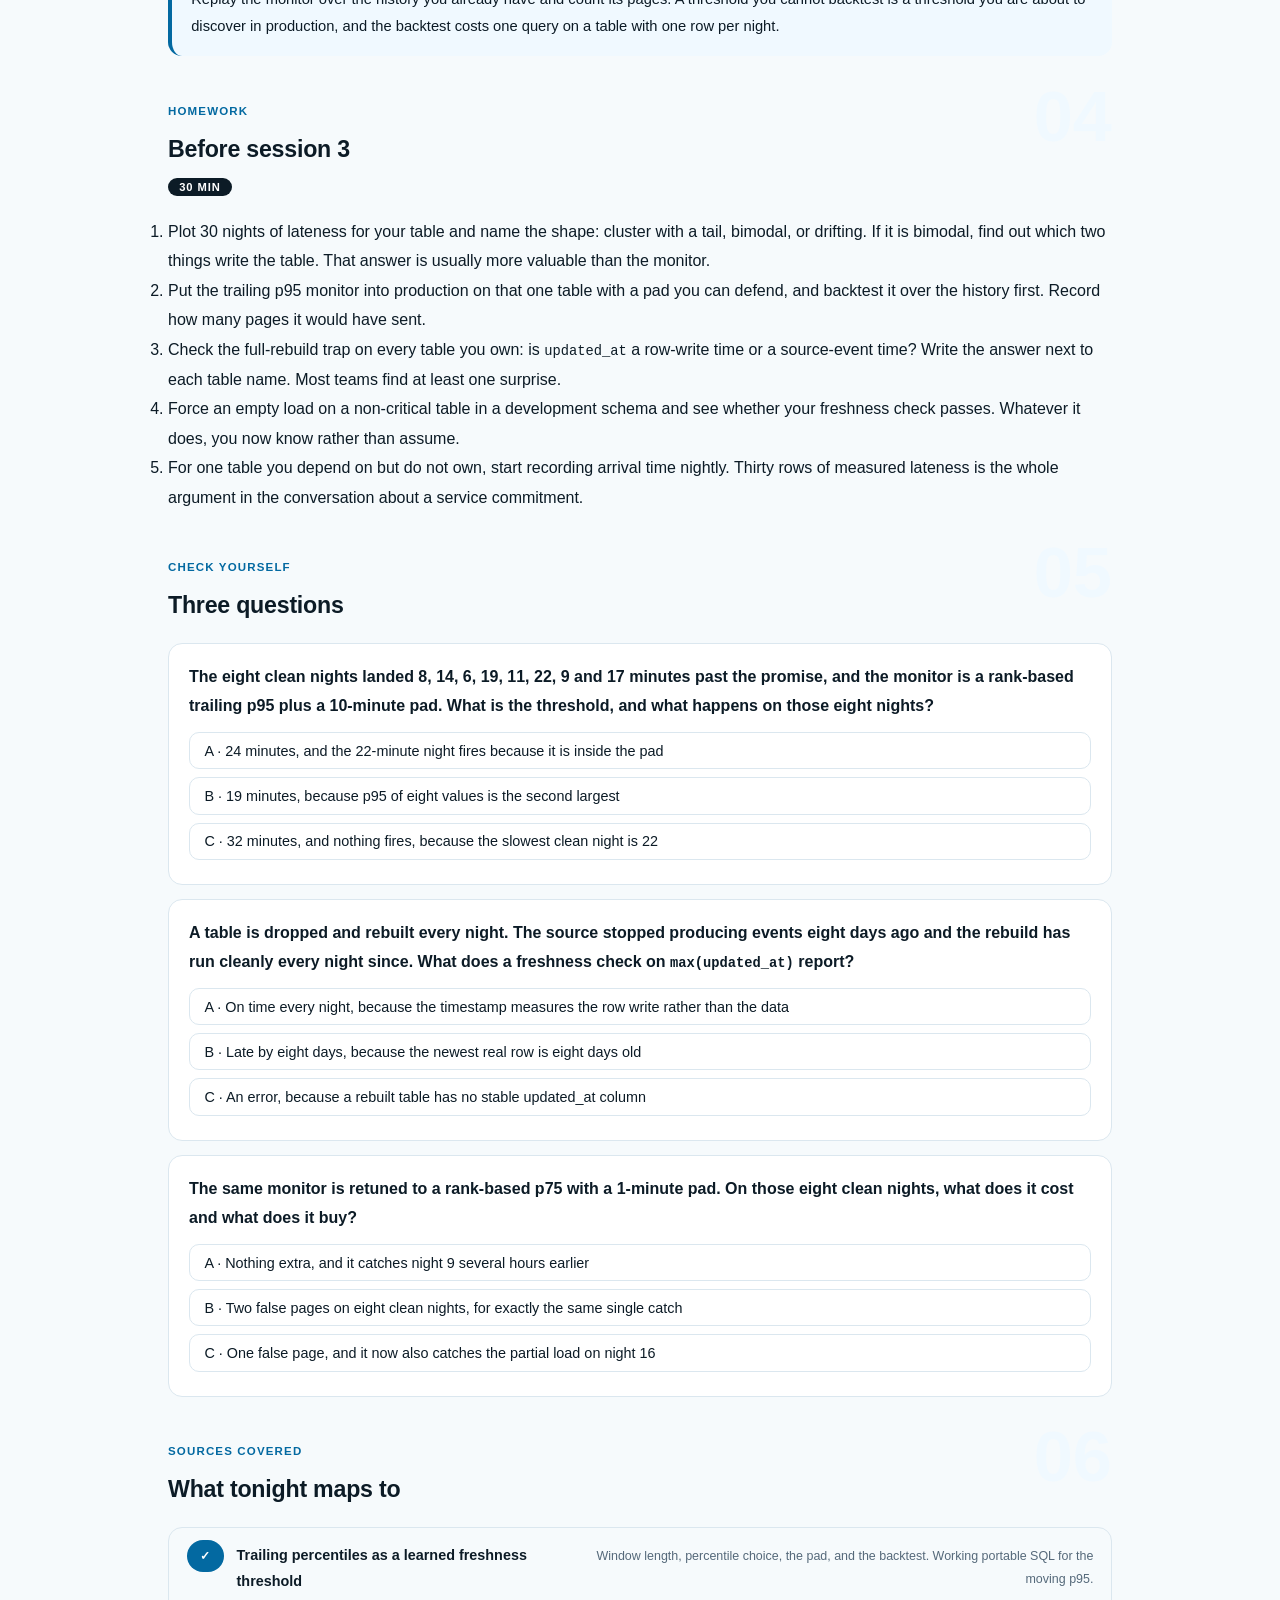
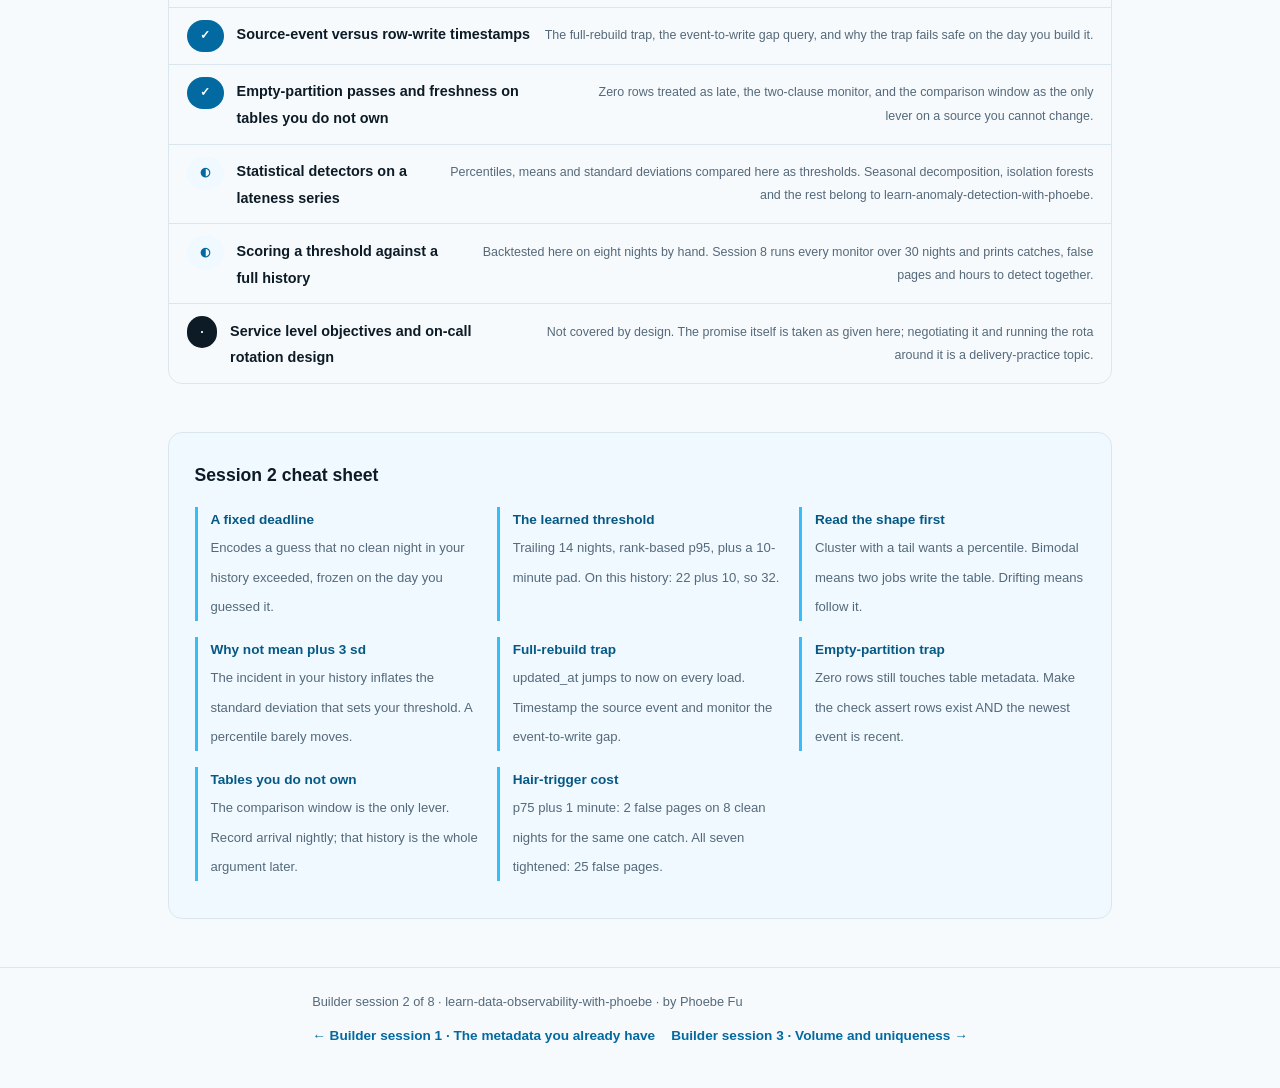
<file: courses/b2-freshness.html>
<!DOCTYPE html>
<html lang="en">
<head>
<meta charset="UTF-8">
<meta name="viewport" content="width=device-width, initial-scale=1.0">
<!-- social:start -->
<meta name="description" content="Builder session 2 of 8. A fixed deadline encodes a guess. Lateness is a distribution with a tail, and a trailing percentile is a threshold that learns. Plus the two traps that make a freshness check pass on a table with no new data.">
<meta property="og:type" content="article">
<meta property="og:site_name" content="Learn with Phoebe">
<meta property="og:title" content="Freshness: on-time is a distribution - learn data observability with phoebe">
<meta property="og:description" content="Builder session 2 of 8. Build a freshness monitor whose threshold comes from the table's own history, then break it two ways on purpose.">
<meta property="og:url" content="https://phoebefu6.github.io/learn-data-observability-with-phoebe/courses/b2-freshness.html">
<meta property="og:image" content="https://phoebefu6.github.io/learn-data-observability-with-phoebe/assets/og-cover.png">
<meta property="og:image:width" content="1200">
<meta property="og:image:height" content="630">
<meta name="twitter:card" content="summary_large_image">
<meta name="twitter:title" content="Freshness: on-time is a distribution - learn data observability with phoebe">
<meta name="twitter:description" content="Trailing p95 plus a pad, the full-rebuild trap, and the empty partition that passes every check.">
<meta name="twitter:image" content="https://phoebefu6.github.io/learn-data-observability-with-phoebe/assets/og-cover.png">
<!-- social:end -->
<title>Builder session 2 · Freshness: on-time is a distribution - learn data observability with phoebe</title>
<link rel="stylesheet" href="../assets/style.css?v=25">
</head>
<body>

<div class="toolbar">
  <div class="wrap">
    <span class="crumb"><a href="../index.html">learn-data-observability-with-phoebe</a> / Builder session 2 of 8</span>
    <button class="btn" id="toggle-all" type="button">Expand all</button>
    <button class="btn primary" id="zoom-toggle" type="button">Projector zoom: off</button>
  </div>
</div>

<header class="masthead">
  <div class="wrap">
    <div class="eyebrow">Learn Data Observability with Phoebe · Builder session 2 of 8</div>
    <h1>Freshness: on-time is a <span class="accent">distribution</span></h1>
    <p class="sub">Every freshness monitor starts life as a clock time somebody picked in a meeting. It works, right up until the night the pipeline is fifteen minutes slower than usual for an ordinary reason and somebody gets paged. Tonight the threshold stops being a guess and starts coming out of the table's own history, and then you break the whole check twice on purpose, because both of those breaks pass silently on a table that has held no new data for a week.</p>
    <div class="chip-row">
      <span class="chip level">🟡 Core</span>
      <span class="chip audience">Analytics engineers</span>
      <span class="chip time">45 min</span>
    </div>
    <div class="agenda">
      <span class="a1" style="flex:1">0-3 · Welcome</span>
      <span class="a2" style="flex:5">3-20 · Why a deadline is the wrong shape</span>
      <span class="a3" style="flex:4">20-40 · Build-along: the learned freshness monitor</span>
      <span class="a4" style="flex:1">40-45 · Q&amp;A</span>
    </div>
  </div>
</header>

<main class="wrap">

  <!-- ============ INTRO ============ -->
  <section class="section" id="intro">
    <div class="section-kicker">
      <span class="klabel">Part 0</span>
      <h2>Where freshness sits in the monitor set</h2>
    </div>
    <p class="lede">The metrics table from session 1 now holds one row per table per night: <code class="mono">table_name, load_date, rows, distinct_keys, max_updated_at, late_minutes, null_rate_customer, column_count</code>. That single column <code class="mono">late_minutes</code> is enough to build a freshness monitor whose threshold nobody has to defend in a meeting, because the history defends it. <strong>analytics.orders_daily</strong> at Bellwether is promised by 06:00, carries about 12,000 rows on a weekday and 9 columns, and the eight clean nights already recorded landed 8, 14, 6, 19, 11, 22, 9 and 17 minutes past.</p>

    <div class="legend">
      <span class="pill">Live = presented in the 45 minutes</span>
      <span class="pill">Self-study = the full depth, after class</span>
      <span class="pill">🔍 Every diagram zooms</span>
    </div>

    <div class="callout win">
      <p><strong>★ What you walk out with tonight.</strong> A freshness monitor whose threshold is a trailing p95 plus a 10-minute pad, which on this history fires on night 9 and on nothing else. The two reasons a passing freshness check can be meaningless, both of which you can reproduce in five minutes on a table you own. And the arithmetic that shows what happens when you tighten that same monitor to p75 plus a minute.</p>
    </div>

    <details class="card" open>
      <summary><span class="mode live">Live</span>What a fixed deadline actually encodes<span class="mini">3 min</span><span class="caret">▶</span></summary>
      <div class="body">
        <p>Bellwether promises orders_daily by 06:00 and the first monitor fired if the table landed more than 30 minutes past. Where did 30 come from? From looking at the recorded nights and picking a number that none of them exceeded. That is the whole method, and it is worth saying out loud, because once you can see it you can see what it costs: the number encodes <em>a guess that no clean night in your history exceeded</em>, frozen at the moment you guessed it.</p>
        <p>Two things then happen. The pipeline gets slower over a quarter as the source grows, the clean nights drift up towards 30, and one ordinary Tuesday tips over it. Or somebody optimises the load, every night now lands in 4 minutes, and the deadline is 26 minutes of slack that would hide a genuinely broken night. A fixed deadline is right on the day you set it and slowly wrong afterwards, in a direction you cannot predict.</p>
        <div class="callout example">
          <span class="ex-pill">Real world</span>
          <p>Bellwether's night 9 landed 230 minutes after the 06:00 promise because an upstream export job retried twice. The trailing p95 of the fourteen nights before it was 22 minutes. Both the fixed 30-minute deadline and the learned threshold catch that night, which is the point worth noticing: on the incident they agree, and the difference between them shows up entirely on the quiet nights.</p>
        </div>
      </div>
    </details>

    <details class="card">
      <summary><span class="mode self">Self-study</span>The three questions a freshness check can answer<span class="mini">4 min</span><span class="caret">▶</span></summary>
      <div class="body">
        <p>These get conflated constantly, and the conflation is what produces a monitor that is green while the dashboard is wrong.</p>
        <ul>
          <li><strong>Did the job run?</strong> Answered by the orchestrator's own run history. Useful, and the cheapest of the three, and the one that tells you least about the data.</li>
          <li><strong>Was the table written to?</strong> Answered by <code class="mono">max(updated_at)</code> when that column is the row-write time. A full rebuild and an empty load both satisfy it.</li>
          <li><strong>Is the data current?</strong> Answered only by a timestamp that belongs to the source event, compared against the promise that was made to the reader. This is the question the stakeholder is asking, and the other two are proxies for it.</li>
        </ul>
        <p>A monitor is worth what its question is worth. If you can only get the second one, ship the second one and write down which question it answers, so that the first time it is green during an incident nobody is surprised.</p>
      </div>
    </details>
  </section>

  <!-- ============ PART 1 ============ -->
  <section class="section" id="part-1">
    <div class="section-kicker">
      <span class="klabel">Part 1 · covers lateness as a distribution and trailing percentiles</span>
      <h2>A deadline answers a different question</h2>
      <span class="tag concept">9 min live</span>
    </div>
    <p class="lede">"Was it late?" is a yes-or-no question about a number that is not yes-or-no. Lateness is a series with a centre, a spread and almost always a tail, and once you plot it the threshold nearly picks itself.</p>

    <figure class="zoomable">
      <svg viewBox="0 0 880 330" xmlns="http://www.w3.org/2000/svg" role="img" aria-label="Lateness in minutes past the 06:00 promise. Eight clean nights cluster between 6 and 22 minutes. A dashed line marks the trailing p95 at 22 minutes, a bracket shows the 10 minute pad, and the monitor threshold sits at 32 minutes. A fixed 30 minute deadline is drawn for comparison. Night 9 sits far to the right at 230 minutes, past a break in the axis.">
        <style>
          .b2aH { font: 800 13px Inter, sans-serif; fill: #0C1B26; }
          .b2aB { font: 400 11px Inter, sans-serif; fill: #55697A; }
          .b2aL { font: 700 11px Inter, sans-serif; fill: #075985; }
          .b2aR { font: 800 12px Inter, sans-serif; fill: #991B1B; }
          .b2aT { font: 400 10px Inter, sans-serif; fill: #55697A; }
          .b2aN { font: 700 11px Inter, sans-serif; fill: #0C1B26; }
        </style>
        <defs>
          <marker id="b2aAr" viewBox="0 0 10 10" refX="9" refY="5" markerWidth="7" markerHeight="7" orient="auto">
            <path d="M0,0 L10,5 L0,10 z" fill="#C3D4E0"></path>
          </marker>
        </defs>

        <text class="b2aH" x="14" y="24">Lateness in minutes past the 06:00 promise</text>
        <text class="b2aB" x="14" y="42">eight clean nights, then the incident</text>

        <line x1="339.5" y1="90" x2="339.5" y2="250" stroke="#0369A1" stroke-width="1.5" stroke-dasharray="5 4"></line>
        <text class="b2aL" x="339.5" y="82" text-anchor="middle">trailing p95 = 22</text>

        <line x1="462" y1="118" x2="462" y2="250" stroke="#075985" stroke-width="2.5"></line>
        <text class="b2aL" x="470" y="132">monitor fires above 32</text>

        <line x1="343" y1="104" x2="458" y2="104" stroke="#075985" stroke-width="1.2" marker-end="url(#b2aAr)"></line>
        <text class="b2aB" x="400" y="98" text-anchor="middle">10 min pad</text>

        <line x1="437.5" y1="196" x2="437.5" y2="250" stroke="#B45309" stroke-width="1.5" stroke-dasharray="4 3"></line>
        <text class="b2aB" x="437.5" y="292" text-anchor="middle">fixed deadline 30 min</text>
        <line x1="437.5" y1="278" x2="437.5" y2="256" stroke="#B45309" stroke-width="1" stroke-dasharray="3 3"></line>

        <line x1="70" y1="250" x2="560" y2="250" stroke="#C3D4E0" stroke-width="1.5"></line>
        <line x1="620" y1="250" x2="835" y2="250" stroke="#C3D4E0" stroke-width="1.5"></line>
        <path d="M566,258 L578,242 L590,258 L602,242 L614,258" fill="none" stroke="#C3D4E0" stroke-width="1.5"></path>

        <text class="b2aT" x="70" y="268" text-anchor="middle">0</text>
        <text class="b2aT" x="192" y="268" text-anchor="middle">10</text>
        <text class="b2aT" x="315" y="268" text-anchor="middle">20</text>
        <text class="b2aT" x="560" y="268" text-anchor="middle">40</text>
        <text class="b2aT" x="620" y="268" text-anchor="middle">220</text>
        <text class="b2aT" x="835" y="268" text-anchor="middle">240</text>

        <text class="b2aB" x="240" y="172" text-anchor="middle">eight clean nights</text>

        <circle cx="143.5" cy="232" r="6" fill="#0369A1"></circle>
        <circle cx="168" cy="232" r="6" fill="#0369A1"></circle>
        <circle cx="180.25" cy="214" r="6" fill="#0369A1"></circle>
        <circle cx="204.75" cy="232" r="6" fill="#0369A1"></circle>
        <circle cx="241.5" cy="232" r="6" fill="#0369A1"></circle>
        <circle cx="278.25" cy="232" r="6" fill="#0369A1"></circle>
        <circle cx="302.75" cy="214" r="6" fill="#0369A1"></circle>
        <circle cx="339.5" cy="232" r="6" fill="#0369A1"></circle>

        <circle cx="725" cy="232" r="9" fill="#991B1B"></circle>
        <text class="b2aR" x="725" y="212" text-anchor="middle">night 9</text>
        <text class="b2aR" x="725" y="196" text-anchor="middle">230 min</text>

        <rect x="14" y="304" width="14" height="14" rx="3" fill="#B45309"></rect>
        <text class="b2aN" x="38" y="316">A trailing threshold moves with the table. A fixed deadline never updates itself.</text>
      </svg>
      <figcaption>🔍 Click to zoom - the two thresholds agree on night 9 and disagree on every quiet night.</figcaption>
    </figure>

    <details class="card">
      <summary><span class="mode live">Live</span>Reading the shape before you pick a number<span class="mini">3 min</span><span class="caret">▶</span></summary>
      <div class="body">
        <p>Plot 30 nights of <code class="mono">late_minutes</code> before you write any threshold. There are three shapes you will see, and each one wants a different monitor.</p>
        <ul>
          <li><strong>A tight cluster with a tail.</strong> Most nights sit within a few minutes of each other and one night in fifteen is much later because something retried. This is the common case, and a high trailing percentile handles it: the tail nights are inside the threshold, and the genuinely broken night is an order of magnitude past it.</li>
          <li><strong>Genuinely bimodal.</strong> Two clumps, say around 8 minutes and around 40, with nothing in between. That is almost always two different jobs writing the table, or one job with two code paths. A single threshold on the combined series either pages on every slow-path night or is so wide it protects nothing. Split the series by whatever distinguishes the two modes and monitor each, or fix the pipeline so there is one path.</li>
          <li><strong>A drifting centre.</strong> The median creeps up week over week. A trailing window follows the drift, which is what you want for a monitor and exactly what you do not want for capacity planning. Alert on the deviation, and report the trend separately to whoever owns the load.</li>
        </ul>
        <div class="callout tip">
          <p><strong>The window length is a real decision.</strong> Fourteen nights is long enough to include a weekend and a slow night, and short enough that a deliberate change to the schedule washes through in two weeks. Shorter than about seven and the percentile is unstable enough to fire on its own noise. Much longer than a month and a threshold keeps defending a pipeline that no longer exists.</p>
        </div>
      </div>
    </details>

    <details class="card">
      <summary><span class="mode self">Self-study</span>Why a percentile and not a mean plus standard deviations<span class="mini">4 min</span><span class="caret">▶</span></summary>
      <div class="body">
        <p>Mean plus three standard deviations is the reflex, and on lateness it behaves badly for a specific reason: the tail you are trying to tolerate is also in the history, and it inflates the standard deviation that sets your threshold. One 230-minute night in the trailing window and the mean-plus-3sd threshold jumps far enough to swallow the next real incident.</p>
        <p>A high percentile is robust in the direction that matters. One extreme value moves a p95 by at most one rank position, so a threshold set from a trailing p95 barely notices an incident that has already happened. That is the property you want in a monitor, because your history will contain the incidents you are trying to detect.</p>
        <table class="clean">
          <thead>
            <tr><th>Threshold</th><th>Behaves well when</th><th>Fails when</th></tr>
          </thead>
          <tbody>
            <tr><td>Fixed clock time</td><td>The promise is contractual and the load is stable</td><td>The pipeline drifts, in either direction</td></tr>
            <tr><td>Trailing percentile plus a pad</td><td>Lateness is a cluster with a tail</td><td>The series is bimodal, or you have under a week of history</td></tr>
            <tr><td>Trailing mean plus 3 sd</td><td>The series is roughly symmetric with no tail</td><td>An incident is inside the window and widens the band</td></tr>
            <tr><td>Median plus a multiple of MAD</td><td>You want robustness and have no seasonality</td><td>The weekly rhythm is strong, which for volume it usually is</td></tr>
          </tbody>
        </table>
        <p>The pad matters as much as the percentile. A threshold of exactly p95 fires on roughly one night in twenty by construction, which is a page every three weeks for nothing. Adding a fixed pad in the units of the thing you are measuring, 10 minutes here, moves the monitor out of the noise without making it insensitive: night 9 at 230 minutes clears a 32-minute threshold by a factor of seven.</p>
      </div>
    </details>
  </section>

  <!-- ============ PART 2 ============ -->
  <section class="section" id="part-2">
    <div class="section-kicker">
      <span class="klabel">Part 2 · covers the full-rebuild and empty-partition traps</span>
      <h2>The two traps that make a freshness check lie</h2>
      <span class="tag concept">8 min live</span>
    </div>
    <p class="lede">Both of these produce a green freshness check on a table that has held no new data for a week. Neither is exotic, both are the default behaviour of common pipeline shapes, and the fix for each is one line of thinking rather than a tool.</p>

    <figure class="zoomable">
      <svg viewBox="0 0 880 330" xmlns="http://www.w3.org/2000/svg" role="img" aria-label="Two stacked timelines over eight nights. The top timeline shows source events arriving on night 1 and nothing after that. The bottom timeline shows the row-write timestamp updating on all eight nights, because the table is rebuilt in full every night. The freshness check reads the bottom timeline and passes every night.">
        <style>
          .b2bH { font: 800 12px Inter, sans-serif; fill: #0C1B26; }
          .b2bB { font: 400 11px Inter, sans-serif; fill: #55697A; }
          .b2bQ { font: 600 11px "SFMono-Regular", Menlo, monospace; fill: #082F44; }
          .b2bT { font: 400 10px Inter, sans-serif; fill: #55697A; }
          .b2bR { font: 800 12px Inter, sans-serif; fill: #991B1B; }
          .b2bW { font: 800 11px Inter, sans-serif; fill: #fff; }
          .b2bN { font: 700 11px Inter, sans-serif; fill: #0C1B26; }
        </style>

        <text class="b2bH" x="14" y="24">The full-rebuild trap, over eight nights</text>

        <text class="b2bH" x="14" y="92">Source events</text>
        <text class="b2bB" x="14" y="108">what upstream made</text>
        <text class="b2bR" x="150" y="62">nothing arrives after night 1</text>

        <rect x="152" y="84" width="26" height="34" rx="4" fill="#0369A1"></rect>
        <rect x="242" y="100" width="26" height="18" rx="4" fill="none" stroke="#991B1B" stroke-width="1.4" stroke-dasharray="4 3"></rect>
        <rect x="332" y="100" width="26" height="18" rx="4" fill="none" stroke="#991B1B" stroke-width="1.4" stroke-dasharray="4 3"></rect>
        <rect x="422" y="100" width="26" height="18" rx="4" fill="none" stroke="#991B1B" stroke-width="1.4" stroke-dasharray="4 3"></rect>
        <rect x="512" y="100" width="26" height="18" rx="4" fill="none" stroke="#991B1B" stroke-width="1.4" stroke-dasharray="4 3"></rect>
        <rect x="602" y="100" width="26" height="18" rx="4" fill="none" stroke="#991B1B" stroke-width="1.4" stroke-dasharray="4 3"></rect>
        <rect x="692" y="100" width="26" height="18" rx="4" fill="none" stroke="#991B1B" stroke-width="1.4" stroke-dasharray="4 3"></rect>
        <rect x="782" y="100" width="26" height="18" rx="4" fill="none" stroke="#991B1B" stroke-width="1.4" stroke-dasharray="4 3"></rect>
        <line x1="145" y1="118" x2="826" y2="118" stroke="#C3D4E0" stroke-width="1.5"></line>

        <text class="b2bT" x="165" y="134" text-anchor="middle">n1</text>
        <text class="b2bT" x="255" y="134" text-anchor="middle">n2</text>
        <text class="b2bT" x="345" y="134" text-anchor="middle">n3</text>
        <text class="b2bT" x="435" y="134" text-anchor="middle">n4</text>
        <text class="b2bT" x="525" y="134" text-anchor="middle">n5</text>
        <text class="b2bT" x="615" y="134" text-anchor="middle">n6</text>
        <text class="b2bT" x="705" y="134" text-anchor="middle">n7</text>
        <text class="b2bT" x="795" y="134" text-anchor="middle">n8</text>

        <text class="b2bH" x="14" y="222">The row write</text>
        <text class="b2bQ" x="14" y="240">max(updated_at)</text>
        <text class="b2bB" x="150" y="180">the rebuild runs and stamps every row with now</text>

        <rect x="152" y="200" width="26" height="48" rx="4" fill="#38BDF8"></rect>
        <rect x="242" y="200" width="26" height="48" rx="4" fill="#38BDF8"></rect>
        <rect x="332" y="200" width="26" height="48" rx="4" fill="#38BDF8"></rect>
        <rect x="422" y="200" width="26" height="48" rx="4" fill="#38BDF8"></rect>
        <rect x="512" y="200" width="26" height="48" rx="4" fill="#38BDF8"></rect>
        <rect x="602" y="200" width="26" height="48" rx="4" fill="#38BDF8"></rect>
        <rect x="692" y="200" width="26" height="48" rx="4" fill="#38BDF8"></rect>
        <rect x="782" y="200" width="26" height="48" rx="4" fill="#38BDF8"></rect>
        <line x1="145" y1="248" x2="826" y2="248" stroke="#C3D4E0" stroke-width="1.5"></line>

        <rect x="152" y="256" width="656" height="20" rx="6" fill="#075985"></rect>
        <text class="b2bW" x="480" y="270" text-anchor="middle">freshness check: on time, every night</text>

        <rect x="14" y="292" width="14" height="14" rx="3" fill="#B45309"></rect>
        <text class="b2bN" x="38" y="304">The check reads the lower timeline. The data has been stale since night 1.</text>
      </svg>
      <figcaption>🔍 Click to zoom - a row-write timestamp measures the write, not the data.</figcaption>
    </figure>

    <details class="card">
      <summary><span class="mode live">Live</span>Trap one: the full rebuild<span class="mini">4 min</span><span class="caret">▶</span></summary>
      <div class="body">
        <p>A table that is dropped and recreated every night, or written with a <code class="mono">create or replace</code>, has an <code class="mono">updated_at</code> that jumps to the current time on every load. That column now measures one thing: whether the job ran. If the source stopped producing events a week ago and the job faithfully rebuilds the same stale rows every night, the timestamp is perfect and the table is a week out of date.</p>
        <p>The fix is to timestamp the <strong>source event</strong> rather than the row write, and to monitor the gap between the two. Most warehouse tables have a natural candidate already: an order time, a transaction time, an event time from the producing system.</p>
        <div class="prompt-box good">
          <span class="label">★ Try it now</span>
select max(order_ts)                                    as newest_event,
       max(updated_at)                                  as newest_write,
       datediff('minute', max(order_ts), max(updated_at)) as event_to_write_min
from analytics.orders_daily;
        </div>
        <p>On a healthy incremental table those two are minutes apart. On a full rebuild with a dead source, <code class="mono">newest_write</code> is now and <code class="mono">newest_event</code> is days ago, and the gap is the incident. Store the event-side value in the metrics table and monitor that one; keep the write-side value too, because the pair together tells you whether the problem is the source or the load.</p>
        <div class="callout example">
          <span class="ex-pill">Real world</span>
          <p>The reason this trap survives review is that it fails safe on the day you build it. You point the check at <code class="mono">max(updated_at)</code>, it returns a timestamp from twenty minutes ago, everything looks correct, and it stays correct until the first time the source dies without the pipeline dying with it. That is also the exact failure mode where nothing else alerts, because the pipeline succeeded.</p>
        </div>
      </div>
    </details>

    <details class="card">
      <summary><span class="mode live">Live</span>Trap two: the empty partition<span class="mini">4 min</span><span class="caret">▶</span></summary>
      <div class="body">
        <p>An empty load is still a load. In several warehouses a write of zero rows still updates the table's last-modified metadata, and in a partitioned table an empty partition can be created and registered with today's date. A freshness check reading table metadata therefore passes on a night when nothing arrived at all.</p>
        <p>The defence is to make the freshness check assert on the data rather than on the container: count the rows in the window you expect, and treat zero as late rather than as fresh.</p>
        <div class="prompt-box good">
          <span class="label">★ Try it now</span>
select count(*)                                as rows_today,
       max(order_ts)                           as newest_event,
       case when count(*) = 0 then 'no data, treat as late'
            else 'has data'                    end as verdict
from analytics.orders_daily
where load_date = current_date;
        </div>
        <p>Note what this does to the shape of the monitor: the freshness condition becomes <em>rows exist</em> AND <em>the newest event is recent enough</em>, and the two clauses fail for different reasons. Report which one failed in the alert text, because "no rows at all" and "rows are three hours late" go to different people.</p>
      </div>
    </details>

    <details class="card">
      <summary><span class="mode self">Self-study</span>Freshness on a table you do not own<span class="mini">4 min</span><span class="caret">▶</span></summary>
      <div class="body">
        <p>Plenty of the tables you depend on are landed by somebody else: a vendor extract, another team's pipeline, a replicated source. You cannot add an event timestamp, you cannot change the load, and you frequently cannot get the promise written down. The only lever you actually hold is the comparison window.</p>
        <ul>
          <li><strong>Measure arrival, not content.</strong> If you cannot see inside the rows, record the moment the table first satisfies your own check each night and build the distribution out of that. A trailing p95 over your own observations is still a learned threshold, and it needs nothing from the owner.</li>
          <li><strong>Widen the pad, not the percentile.</strong> On a table you do not control, more of the variance is genuinely outside anybody's management. A p95 with a generous pad pages rarely and still catches an order-of-magnitude miss, which is the class of failure you can actually escalate.</li>
          <li><strong>Alert on your own consumers first.</strong> A page saying "the vendor extract is 4 hours late and the two dashboards that read it are showing yesterday" is actionable by you. A page saying "the vendor is late" is a ticket in somebody else's queue.</li>
          <li><strong>Record the misses even when you cannot act.</strong> Thirty nights of measured lateness on a source you do not own is the single most useful artifact in the conversation where somebody asks for a service commitment from that source.</li>
        </ul>
        <div class="callout tip">
          <p><strong>Do not put a hard gate on a source you cannot fix.</strong> Blocking your own downstream build when a vendor is late converts their lateness into your outage. Prefer a monitor plus a stale-data banner on the consumer, and keep the gate for sources whose owner is reachable.</p>
        </div>
      </div>
    </details>
  </section>

  <!-- ============ DEMO ============ -->
  <section class="section" id="demo-1">
    <div class="section-kicker">
      <span class="klabel">Build-along</span>
      <h2>The learned freshness monitor</h2>
      <span class="tag demo">★ 20 min · everyone builds</span>
    </div>
    <p class="lede">Four queries against the metrics table, then two runs of the same monitor at two different settings. Use your own table if you have one recording; otherwise the numbers below are Bellwether's, and the arithmetic works out to the same place.</p>

    <div class="steps">
      <div class="step">
        <p><strong>Step 1. Turn the load timestamp into lateness in minutes.</strong> The metrics table stores <code class="mono">max_updated_at</code>; the monitor needs the gap between that and the promise. Bellwether's promise is 06:00 on the load date, so the promise is a function of the row, not a constant.</p>
        <div class="prompt-box good">
          <span class="label">★ Try it now</span>
select load_date,
       max_updated_at,
       datediff('minute',
                load_date::timestamp + interval '6 hours',
                max_updated_at) as late_minutes
from analytics.obs_metrics
where table_name = 'analytics.orders_daily'
order by load_date;
        </div>
        <p>Session 1 already stored <code class="mono">late_minutes</code> directly, so this is a check rather than a computation. Run it anyway once: a mismatch here means the promise in your monitor and the promise in your metrics table disagree, and that is the kind of drift that makes a threshold quietly meaningless.</p>
      </div>
      <div class="step">
        <p><strong>Step 2. Compute the trailing 14-night p95.</strong> A moving percentile is the one piece of arithmetic here that portable SQL makes awkward, because most warehouses accept <code class="mono">percentile_cont</code> as a window function but not with a moving frame. A self-join on the date range is portable, readable, and fast enough on a metrics table of a few thousand rows.</p>
        <div class="prompt-box good">
          <span class="label">★ Try it now</span>
with m as (
  select load_date, late_minutes
  from analytics.obs_metrics
  where table_name = 'analytics.orders_daily'
),
windowed as (
  select m.load_date,
         m.late_minutes,
         h.late_minutes as hist_late
  from m
  join m as h
    on h.load_date &lt; m.load_date
   and h.load_date &gt;= m.load_date - 14
)
select load_date,
       max(late_minutes)                                    as late_minutes,
       count(*)                                             as nights_of_history,
       percentile_disc(0.95) within group (order by hist_late) as p95_trailing
from windowed
group by load_date
order by load_date;
        </div>
        <p>Use <code class="mono">percentile_disc</code> rather than <code class="mono">percentile_cont</code> if you want the threshold to be a minute value that actually occurred: <code class="mono">disc</code> picks a real observation by rank, <code class="mono">cont</code> interpolates between two. On the eight clean nights, 8, 14, 6, 19, 11, 22, 9 and 17, the rank-based p95 is <strong>22 minutes</strong>.</p>
      </div>
      <div class="step">
        <p><strong>Step 3. Write the monitor as p95 plus a pad.</strong> Save step 2 as a view called <code class="mono">freshness_history</code> so the monitor reads three columns and nothing else. Two guards then matter as much as the comparison: refuse to fire before you have enough history, and state the threshold in the output so the alert text carries its own evidence.</p>
        <div class="prompt-box good">
          <span class="label">★ Try it now</span>
select load_date,
       late_minutes,
       p95_trailing,
       p95_trailing + 10 as threshold_min,
       case when nights_of_history &lt; 7 then 'not enough history'
            when late_minutes &gt; p95_trailing + 10 then 'FIRE'
            else 'ok' end as monitor
from freshness_history
order by load_date;
        </div>
        <p>The message the monitor sends is part of the monitor. "landed 230 min late, trailing p95 is 22" carries the number, the comparison and the implied severity in eleven words, and it is the sentence the on-call needs before deciding whether to hold the dashboard.</p>
      </div>
      <div class="step">
        <p><strong>Step 4. Run it against the eight clean nights.</strong> Threshold is 22 plus 10, so 32 minutes. The slowest clean night is 22. Nothing fires: <strong>zero false pages on eight nights</strong>. Compare that with the fixed 30-minute deadline, which also fires on nothing here, and note that the two are only equivalent for as long as the pipeline stays where it is today.</p>
      </div>
      <div class="step">
        <p><strong>Step 5. Now run night 9.</strong> The table landed 230 minutes past the 06:00 promise. The trailing p95 is still 22, the threshold is still 32, and the monitor fires with <code class="mono">landed 230 min late, trailing p95 is 22</code>. Time the whole thing: from the check running to a human reading that sentence is the number that goes on the board, not the count of monitors you own.</p>
      </div>
      <div class="step">
        <p><strong>Step 6. Break it on purpose: p75 and a 1-minute pad.</strong> Change two constants and rerun the same query over the same eight clean nights. The rank-based p75 of that set is <strong>17 minutes</strong>, so the threshold becomes 18. Night 4 at 19 minutes fires. Night 6 at 22 minutes fires. <strong>Two false pages out of eight clean nights</strong>, for exactly the same one catch on night 9.</p>
        <p>That p75-plus-1 setting is not a straw man; it is the hair-trigger freshness setting on the capstone bench, and it is what the reflex "tighten the thresholds" produces after an incident. Run every monitor at that kind of setting together and the bench scores 2 of 5 caught with <strong>25 false pages</strong> in 30 nights, which is worse detection than having almost nothing switched on.</p>
      </div>
      <div class="step">
        <p><strong>Step 7. Write down the evidence for the setting you kept.</strong> One line: the percentile, the window length, the pad, and the count of clean nights it would have paged on in your own history. That line is what makes the threshold reviewable in three months by somebody who was not there tonight.</p>
      </div>
    </div>

    <div class="callout tip">
      <p><strong>Sanity check before you ship it.</strong> Replay the monitor over the history you already have and count its pages. A threshold you cannot backtest is a threshold you are about to discover in production, and the backtest costs one query on a table with one row per night.</p>
    </div>
  </section>

  <!-- ============ HOMEWORK ============ -->
  <section class="section" id="exercise">
    <div class="section-kicker">
      <span class="klabel">Homework</span>
      <h2>Before session 3</h2>
      <span class="tag exercise">30 min</span>
    </div>
    <ol>
      <li>Plot 30 nights of lateness for your table and name the shape: cluster with a tail, bimodal, or drifting. If it is bimodal, find out which two things write the table. That answer is usually more valuable than the monitor.</li>
      <li>Put the trailing p95 monitor into production on that one table with a pad you can defend, and backtest it over the history first. Record how many pages it would have sent.</li>
      <li>Check the full-rebuild trap on every table you own: is <code class="mono">updated_at</code> a row-write time or a source-event time? Write the answer next to each table name. Most teams find at least one surprise.</li>
      <li>Force an empty load on a non-critical table in a development schema and see whether your freshness check passes. Whatever it does, you now know rather than assume.</li>
      <li>For one table you depend on but do not own, start recording arrival time nightly. Thirty rows of measured lateness is the whole argument in the conversation about a service commitment.</li>
    </ol>
  </section>

  <!-- ============ QUIZ ============ -->
  <section class="section" id="quiz">
    <div class="section-kicker">
      <span class="klabel">Check yourself</span>
      <h2>Three questions</h2>
    </div>

    <div class="quiz-q" data-answer="2">
      <p class="qtext">The eight clean nights landed 8, 14, 6, 19, 11, 22, 9 and 17 minutes past the promise, and the monitor is a rank-based trailing p95 plus a 10-minute pad. What is the threshold, and what happens on those eight nights?</p>
      <button class="qopt" type="button">A · 24 minutes, and the 22-minute night fires because it is inside the pad</button>
      <button class="qopt" type="button">B · 19 minutes, because p95 of eight values is the second largest</button>
      <button class="qopt" type="button">C · 32 minutes, and nothing fires, because the slowest clean night is 22</button>
      <p class="qwhy">A rank-based p95 of that set is 22, the pad adds 10, and the threshold is 32. Every clean night is inside it, so the monitor costs zero false pages while still catching night 9 at 230 minutes by a factor of seven.</p>
    </div>

    <div class="quiz-q" data-answer="0">
      <p class="qtext">A table is dropped and rebuilt every night. The source stopped producing events eight days ago and the rebuild has run cleanly every night since. What does a freshness check on <code class="mono">max(updated_at)</code> report?</p>
      <button class="qopt" type="button">A · On time every night, because the timestamp measures the row write rather than the data</button>
      <button class="qopt" type="button">B · Late by eight days, because the newest real row is eight days old</button>
      <button class="qopt" type="button">C · An error, because a rebuilt table has no stable updated_at column</button>
      <p class="qwhy">The rebuild stamps every row with the current time, so the check confirms that the job ran and says nothing about whether the data is current. Timestamp the source event instead, and monitor the gap between the event time and the write time.</p>
    </div>

    <div class="quiz-q" data-answer="1">
      <p class="qtext">The same monitor is retuned to a rank-based p75 with a 1-minute pad. On those eight clean nights, what does it cost and what does it buy?</p>
      <button class="qopt" type="button">A · Nothing extra, and it catches night 9 several hours earlier</button>
      <button class="qopt" type="button">B · Two false pages on eight clean nights, for exactly the same single catch</button>
      <button class="qopt" type="button">C · One false page, and it now also catches the partial load on night 16</button>
      <p class="qwhy">The rank-based p75 is 17, so the threshold is 18, and the 19-minute and 22-minute nights both page. Night 9 was already caught at the looser setting, so the tighter one buys nothing and spends two pages. Volume incidents are invisible to a freshness monitor at any setting.</p>
    </div>

    <p class="quiz-score"></p>
  </section>

  <!-- ============ COVERAGE ============ -->
  <section class="section" id="official">
    <div class="section-kicker">
      <span class="klabel">Sources covered</span>
      <h2>What tonight maps to</h2>
    </div>
    <div class="covered">
      <div class="covered-row">
        <span class="status pill solid">✓</span>
        <span class="name">Trailing percentiles as a learned freshness threshold</span>
        <span class="note">Window length, percentile choice, the pad, and the backtest. Working portable SQL for the moving p95.</span>
      </div>
      <div class="covered-row">
        <span class="status pill solid">✓</span>
        <span class="name">Source-event versus row-write timestamps</span>
        <span class="note">The full-rebuild trap, the event-to-write gap query, and why the trap fails safe on the day you build it.</span>
      </div>
      <div class="covered-row">
        <span class="status pill solid">✓</span>
        <span class="name">Empty-partition passes and freshness on tables you do not own</span>
        <span class="note">Zero rows treated as late, the two-clause monitor, and the comparison window as the only lever on a source you cannot change.</span>
      </div>
      <div class="covered-row">
        <span class="status pill light">◐</span>
        <span class="name">Statistical detectors on a lateness series</span>
        <span class="note">Percentiles, means and standard deviations compared here as thresholds. Seasonal decomposition, isolation forests and the rest belong to learn-anomaly-detection-with-phoebe.</span>
      </div>
      <div class="covered-row">
        <span class="status pill light">◐</span>
        <span class="name">Scoring a threshold against a full history</span>
        <span class="note">Backtested here on eight nights by hand. Session 8 runs every monitor over 30 nights and prints catches, false pages and hours to detect together.</span>
      </div>
      <div class="covered-row">
        <span class="status pill inkpill">·</span>
        <span class="name">Service level objectives and on-call rotation design</span>
        <span class="note">Not covered by design. The promise itself is taken as given here; negotiating it and running the rota around it is a delivery-practice topic.</span>
      </div>
    </div>
  </section>

  <!-- ============ CHEAT SHEET ============ -->
  <section class="cheat" id="cheatsheet">
    <h3>Session 2 cheat sheet</h3>
    <div class="grid-2">
      <div class="cheat-item"><b>A fixed deadline</b><span>Encodes a guess that no clean night in your history exceeded, frozen on the day you guessed it.</span></div>
      <div class="cheat-item"><b>The learned threshold</b><span>Trailing 14 nights, rank-based p95, plus a 10-minute pad. On this history: 22 plus 10, so 32.</span></div>
      <div class="cheat-item"><b>Read the shape first</b><span>Cluster with a tail wants a percentile. Bimodal means two jobs write the table. Drifting means follow it.</span></div>
      <div class="cheat-item"><b>Why not mean plus 3 sd</b><span>The incident in your history inflates the standard deviation that sets your threshold. A percentile barely moves.</span></div>
      <div class="cheat-item"><b>Full-rebuild trap</b><span>updated_at jumps to now on every load. Timestamp the source event and monitor the event-to-write gap.</span></div>
      <div class="cheat-item"><b>Empty-partition trap</b><span>Zero rows still touches table metadata. Make the check assert rows exist AND the newest event is recent.</span></div>
      <div class="cheat-item"><b>Tables you do not own</b><span>The comparison window is the only lever. Record arrival nightly; that history is the whole argument later.</span></div>
      <div class="cheat-item"><b>Hair-trigger cost</b><span>p75 plus 1 minute: 2 false pages on 8 clean nights for the same one catch. All seven tightened: 25 false pages.</span></div>
    </div>
  </section>

</main>

<footer class="pagefoot">
  <div class="wrap">
    <p>Builder session 2 of 8 · learn-data-observability-with-phoebe · by Phoebe Fu</p>
    <nav class="pagenav">
      <a href="b1-metadata-you-have.html">← Builder session 1 · The metadata you already have</a>
      <a href="b3-volume-uniqueness.html">Builder session 3 · Volume and uniqueness →</a>
    </nav>
  </div>
</footer>

<script src="../assets/app.js?v=23"></script>
</body>
</html>
</file>
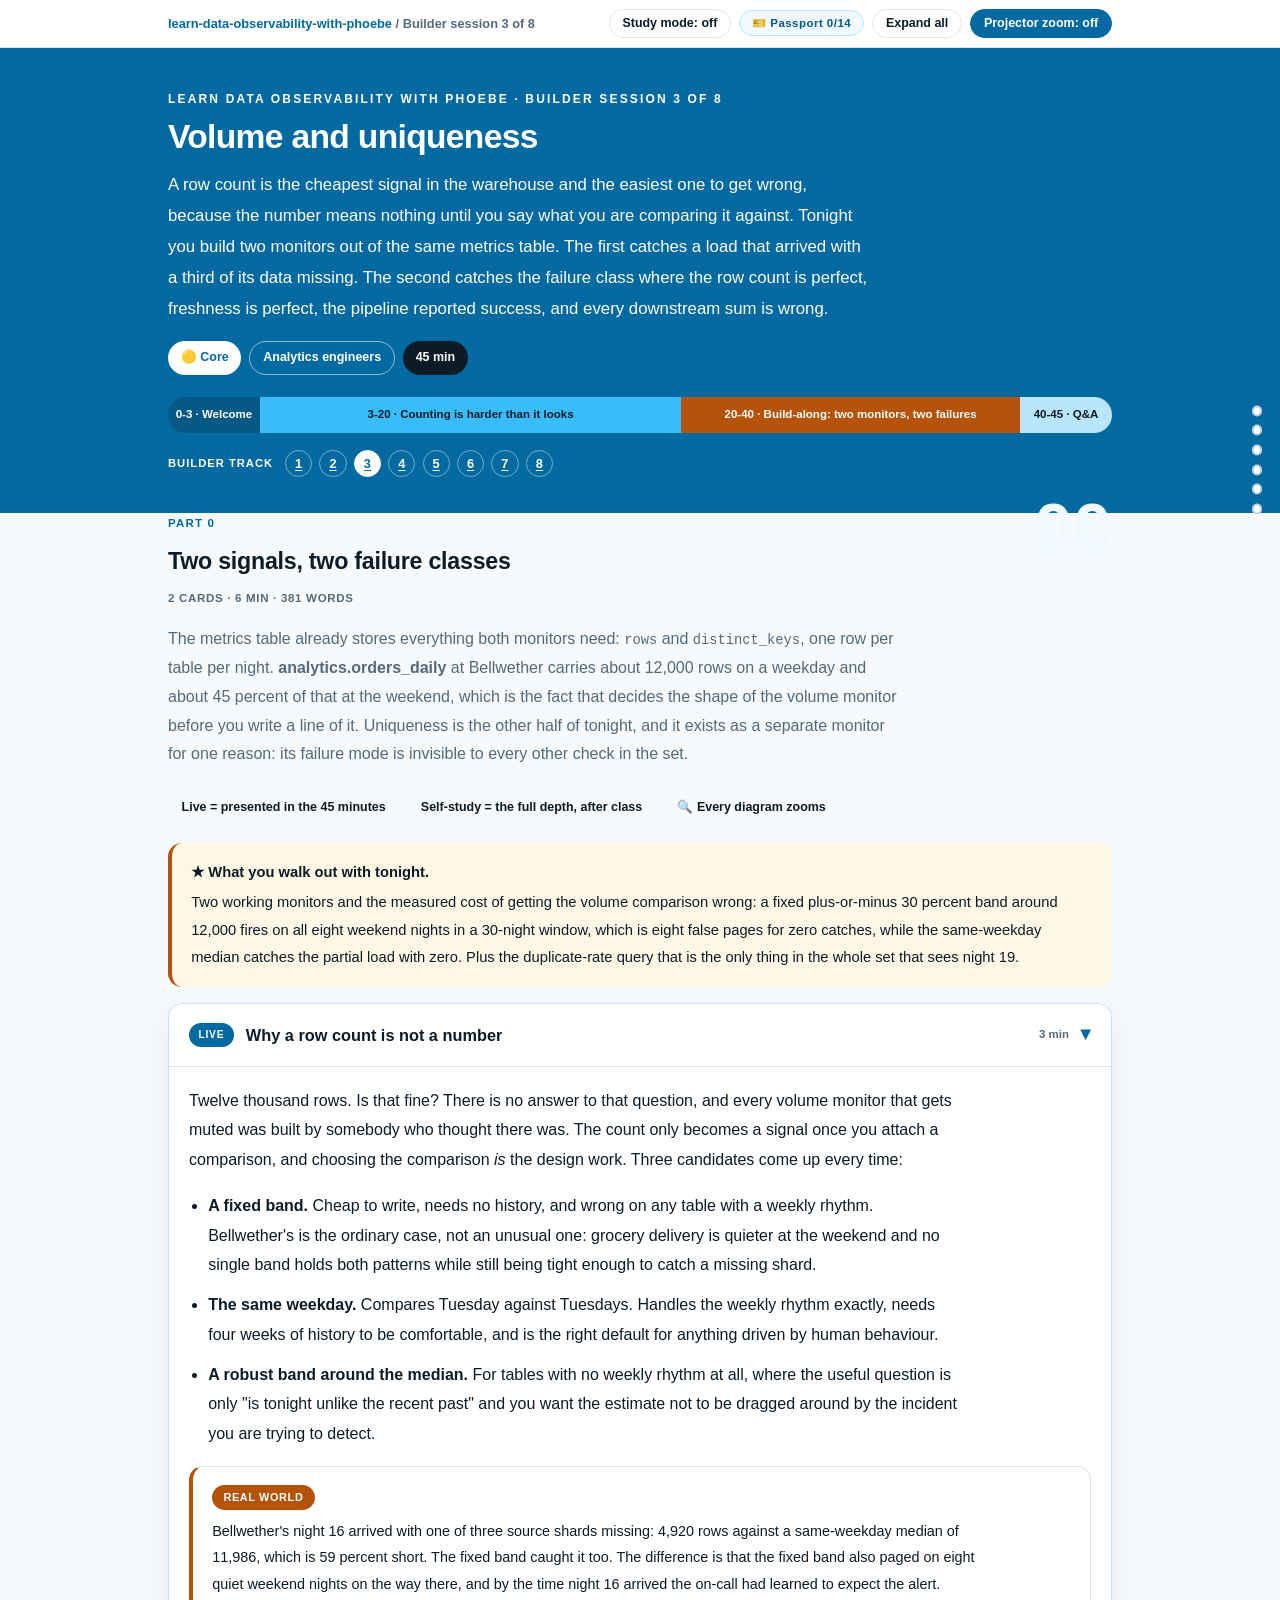
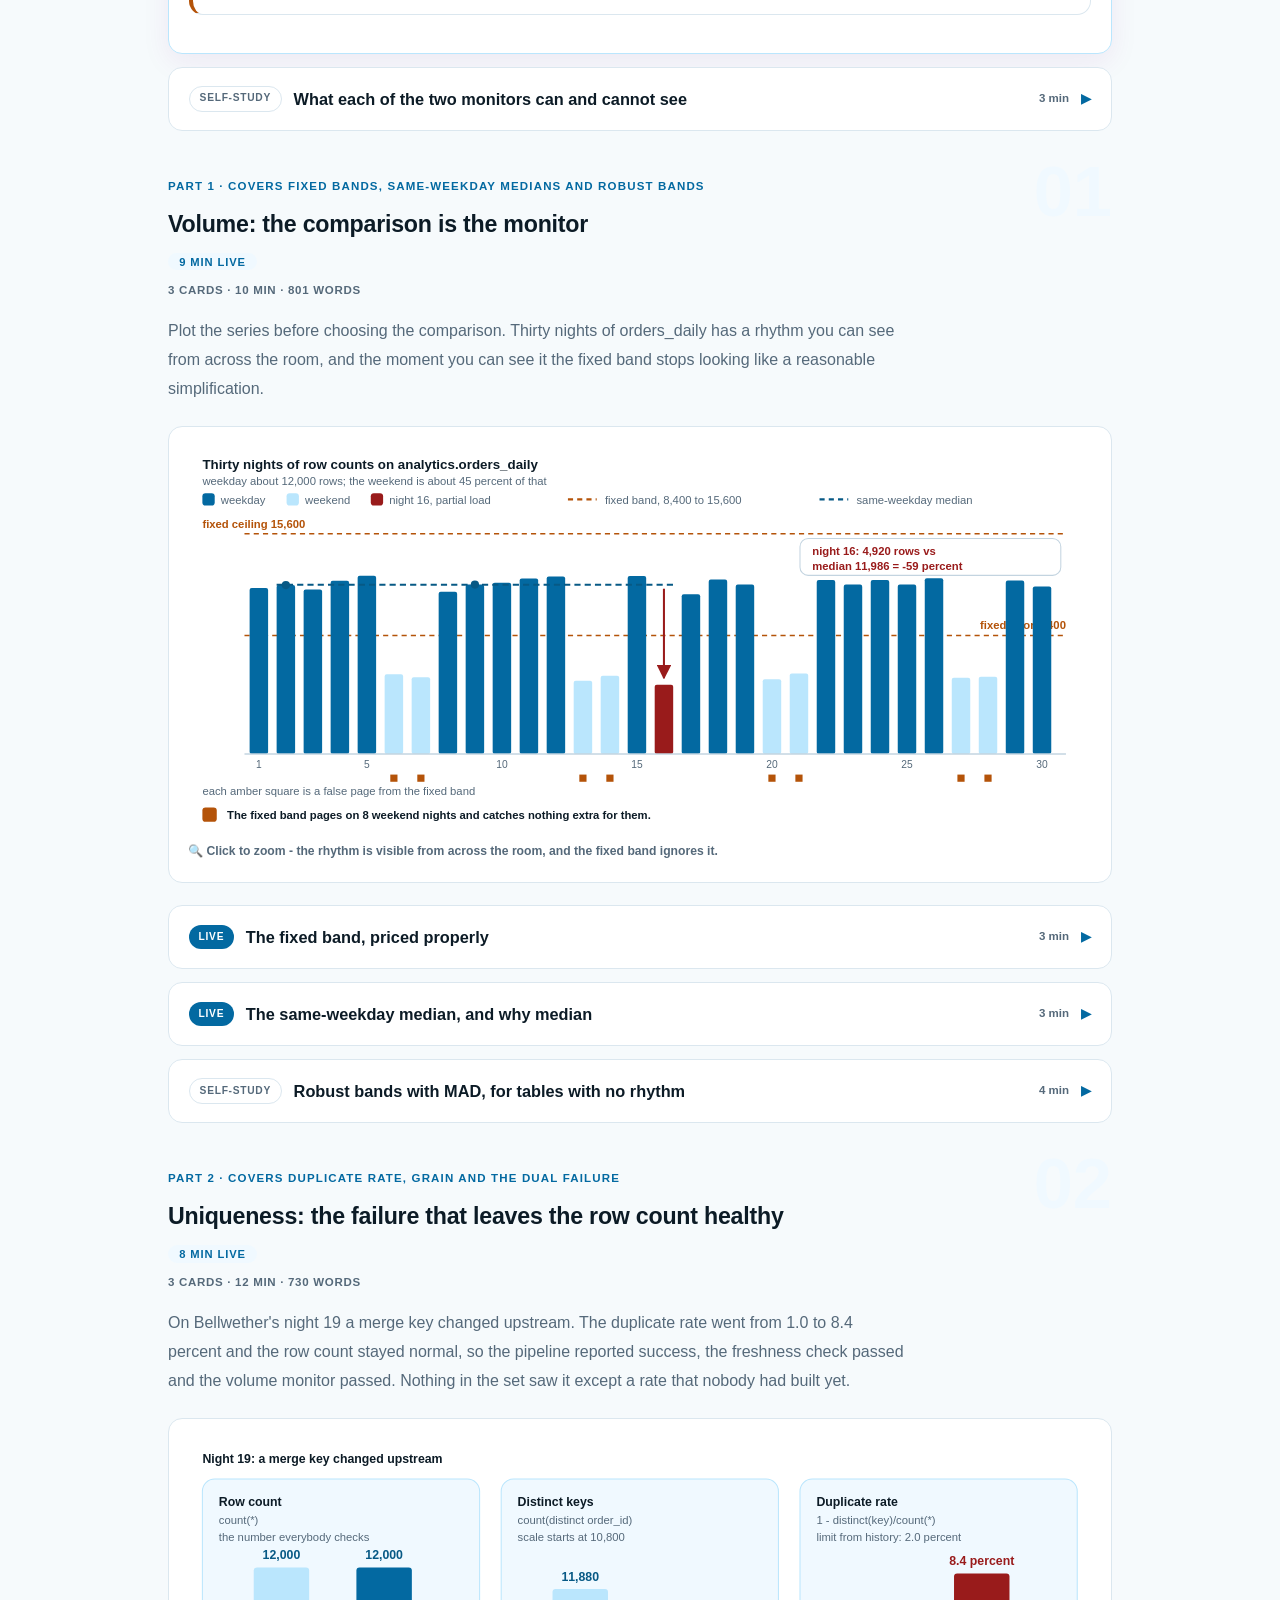
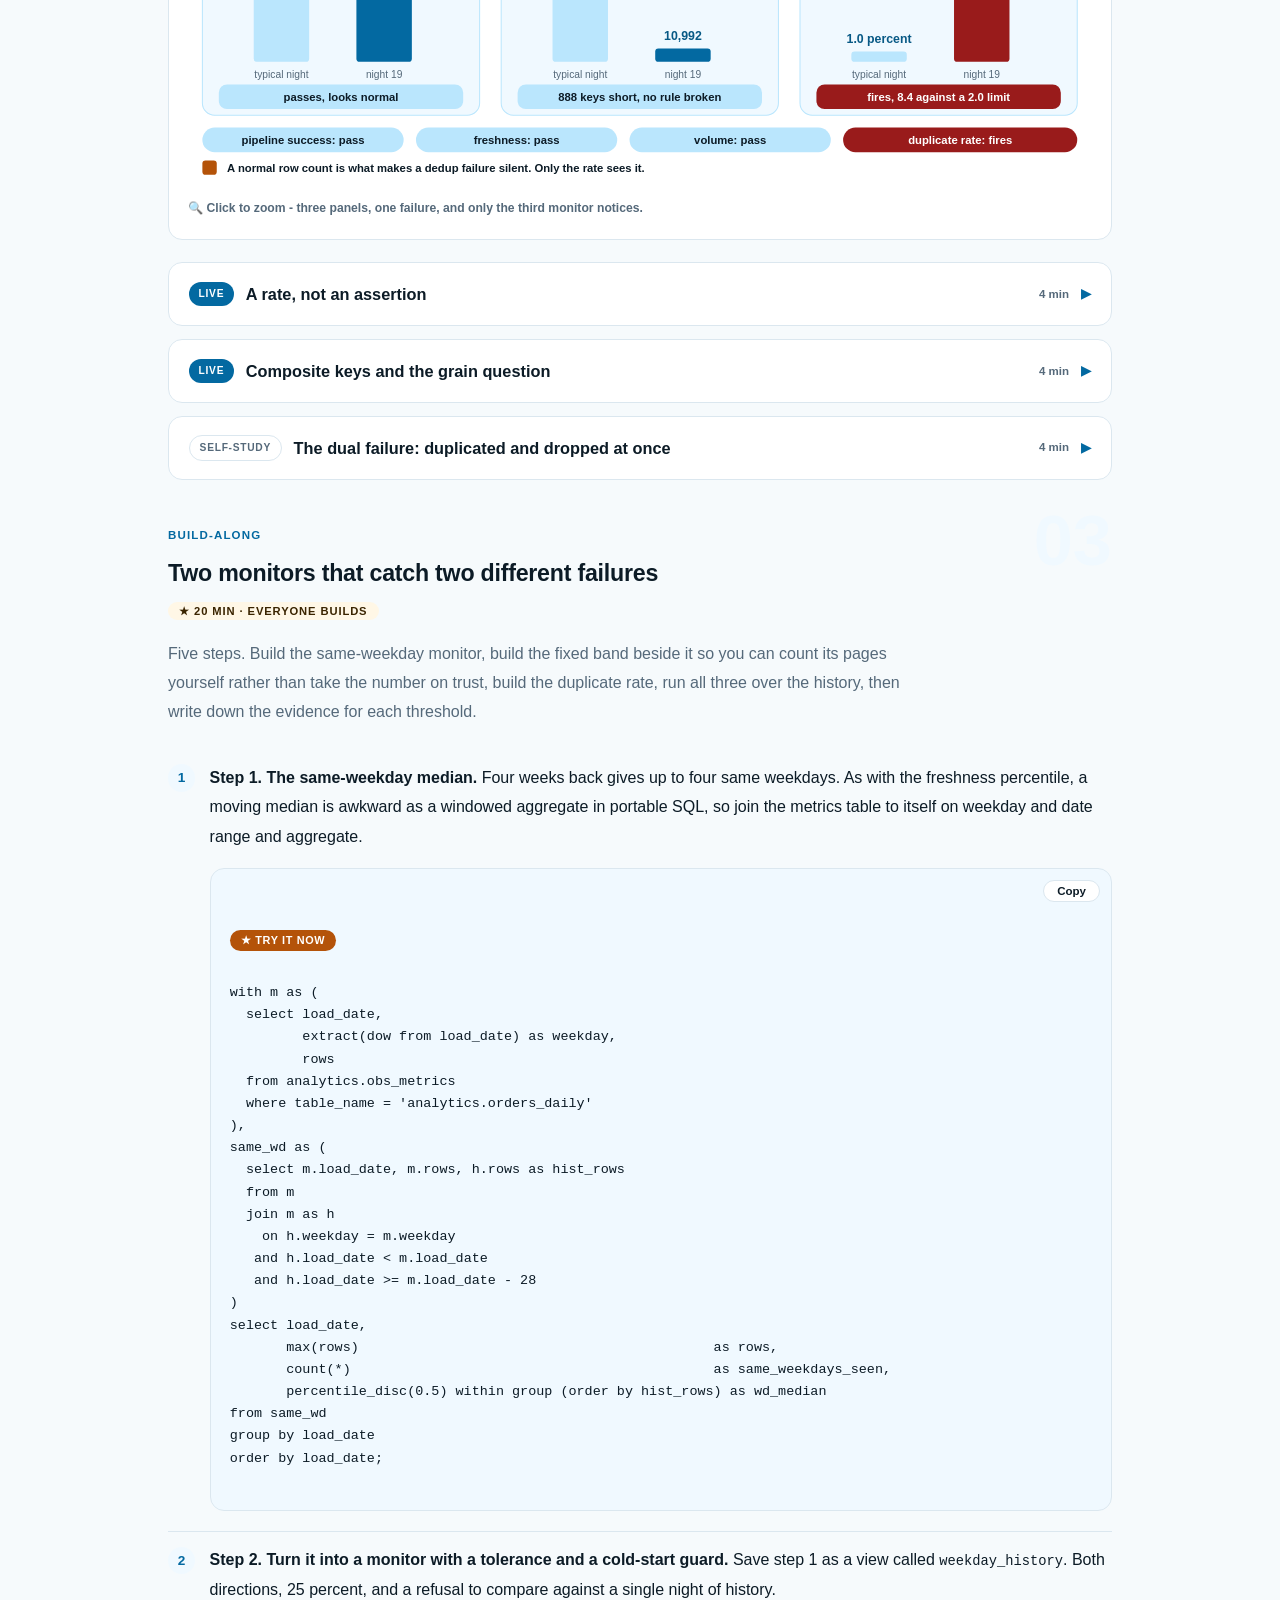
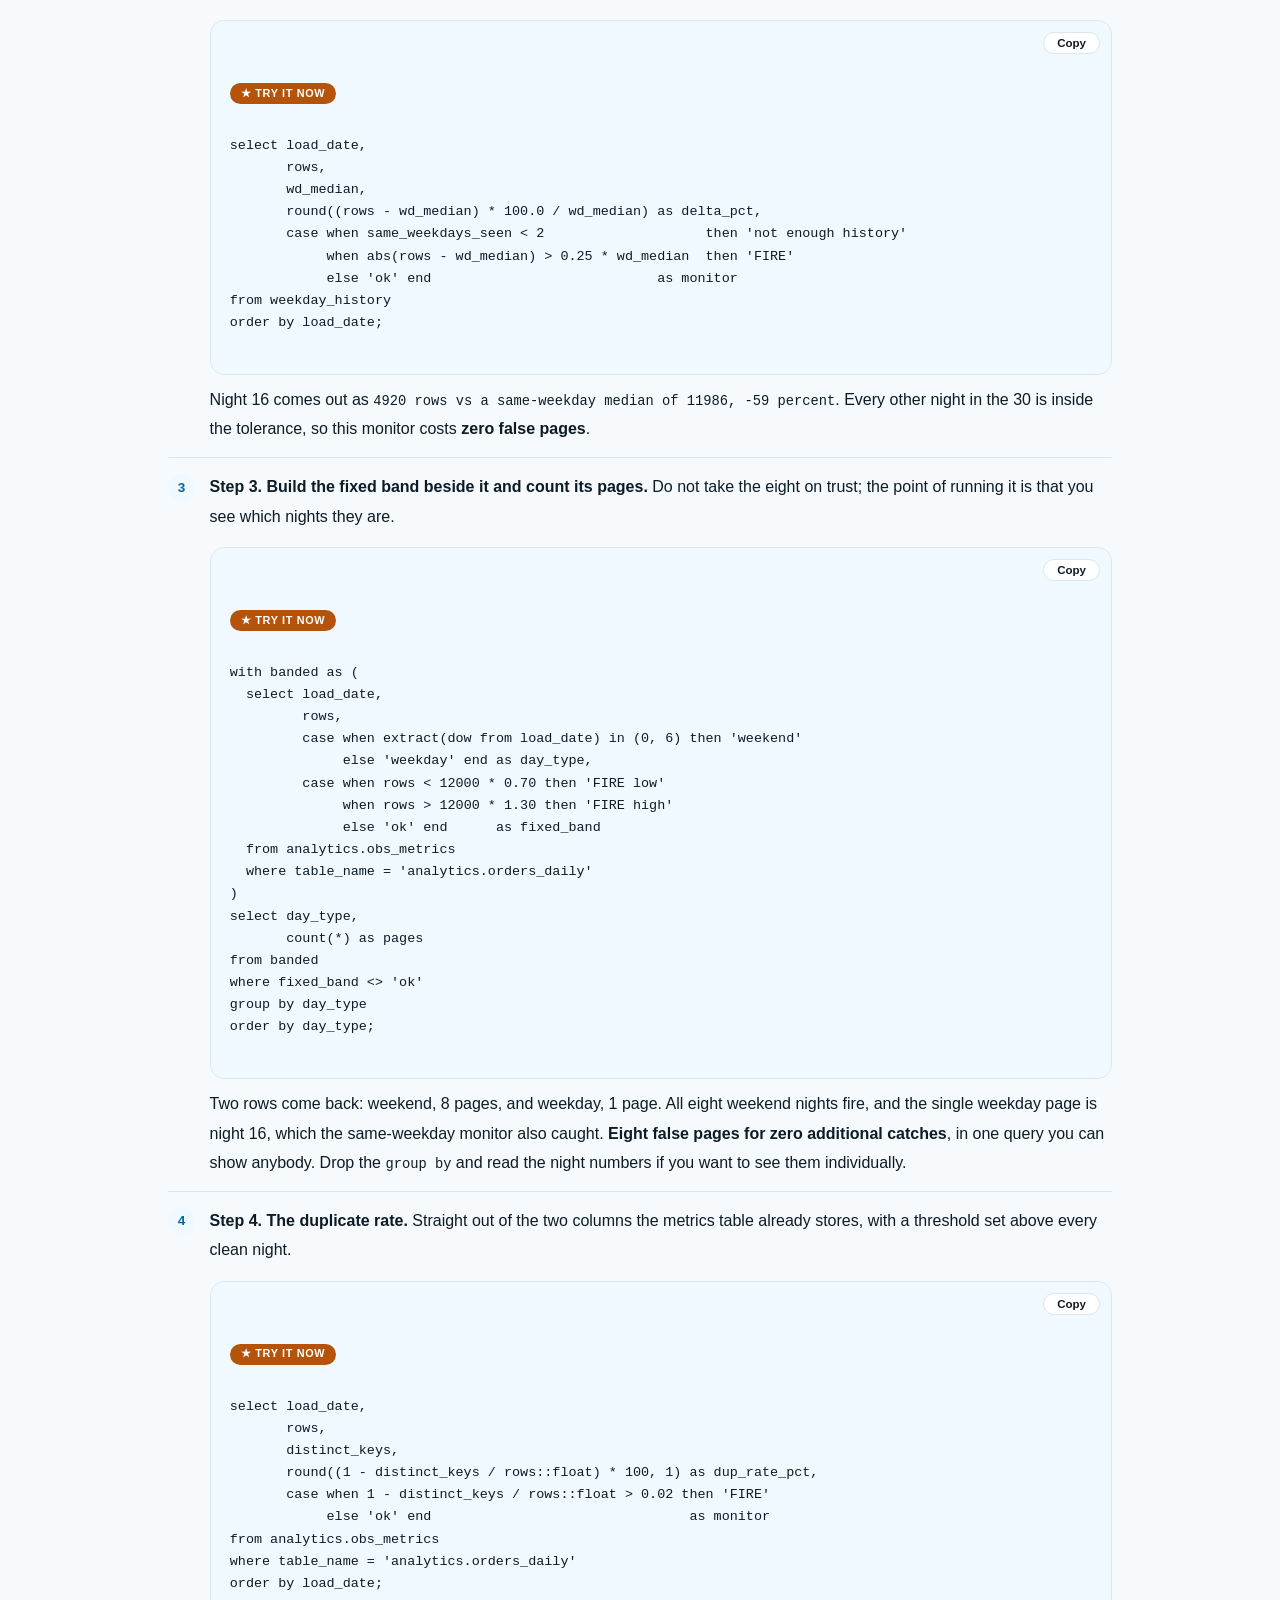
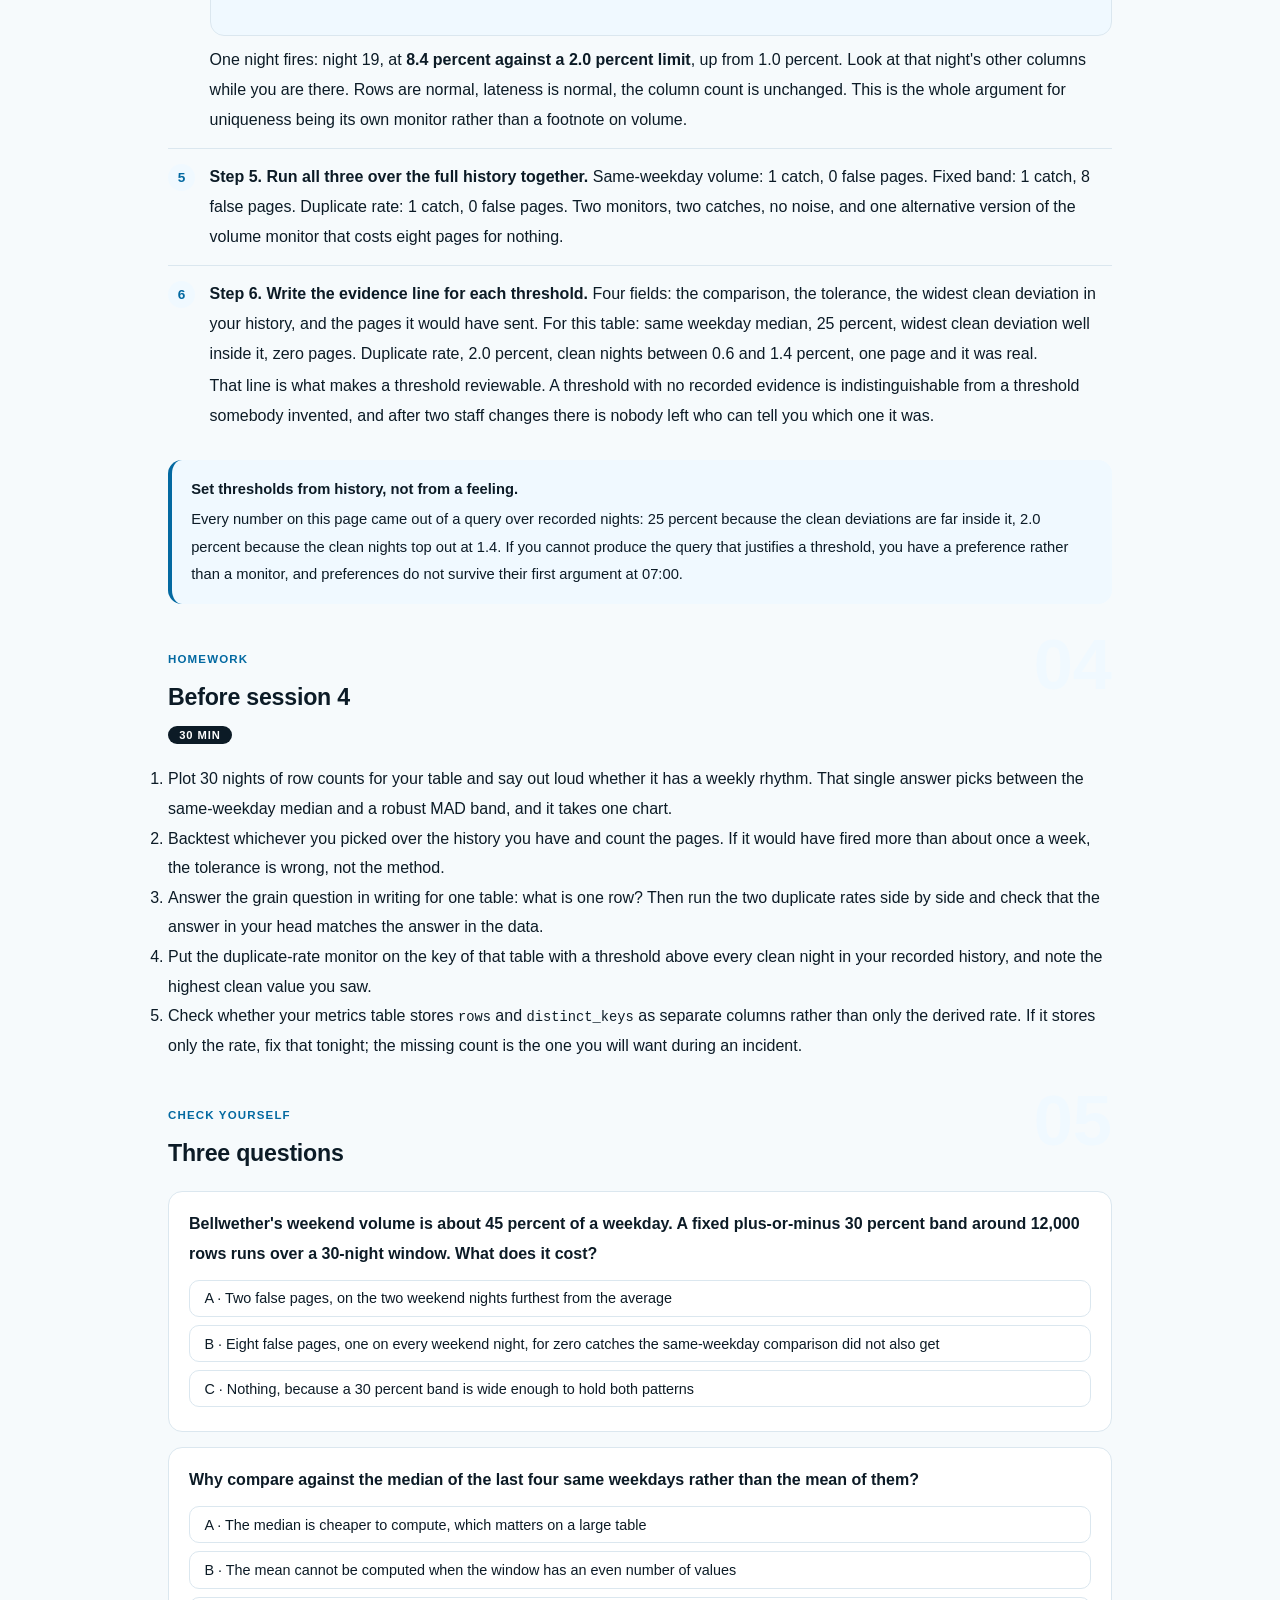
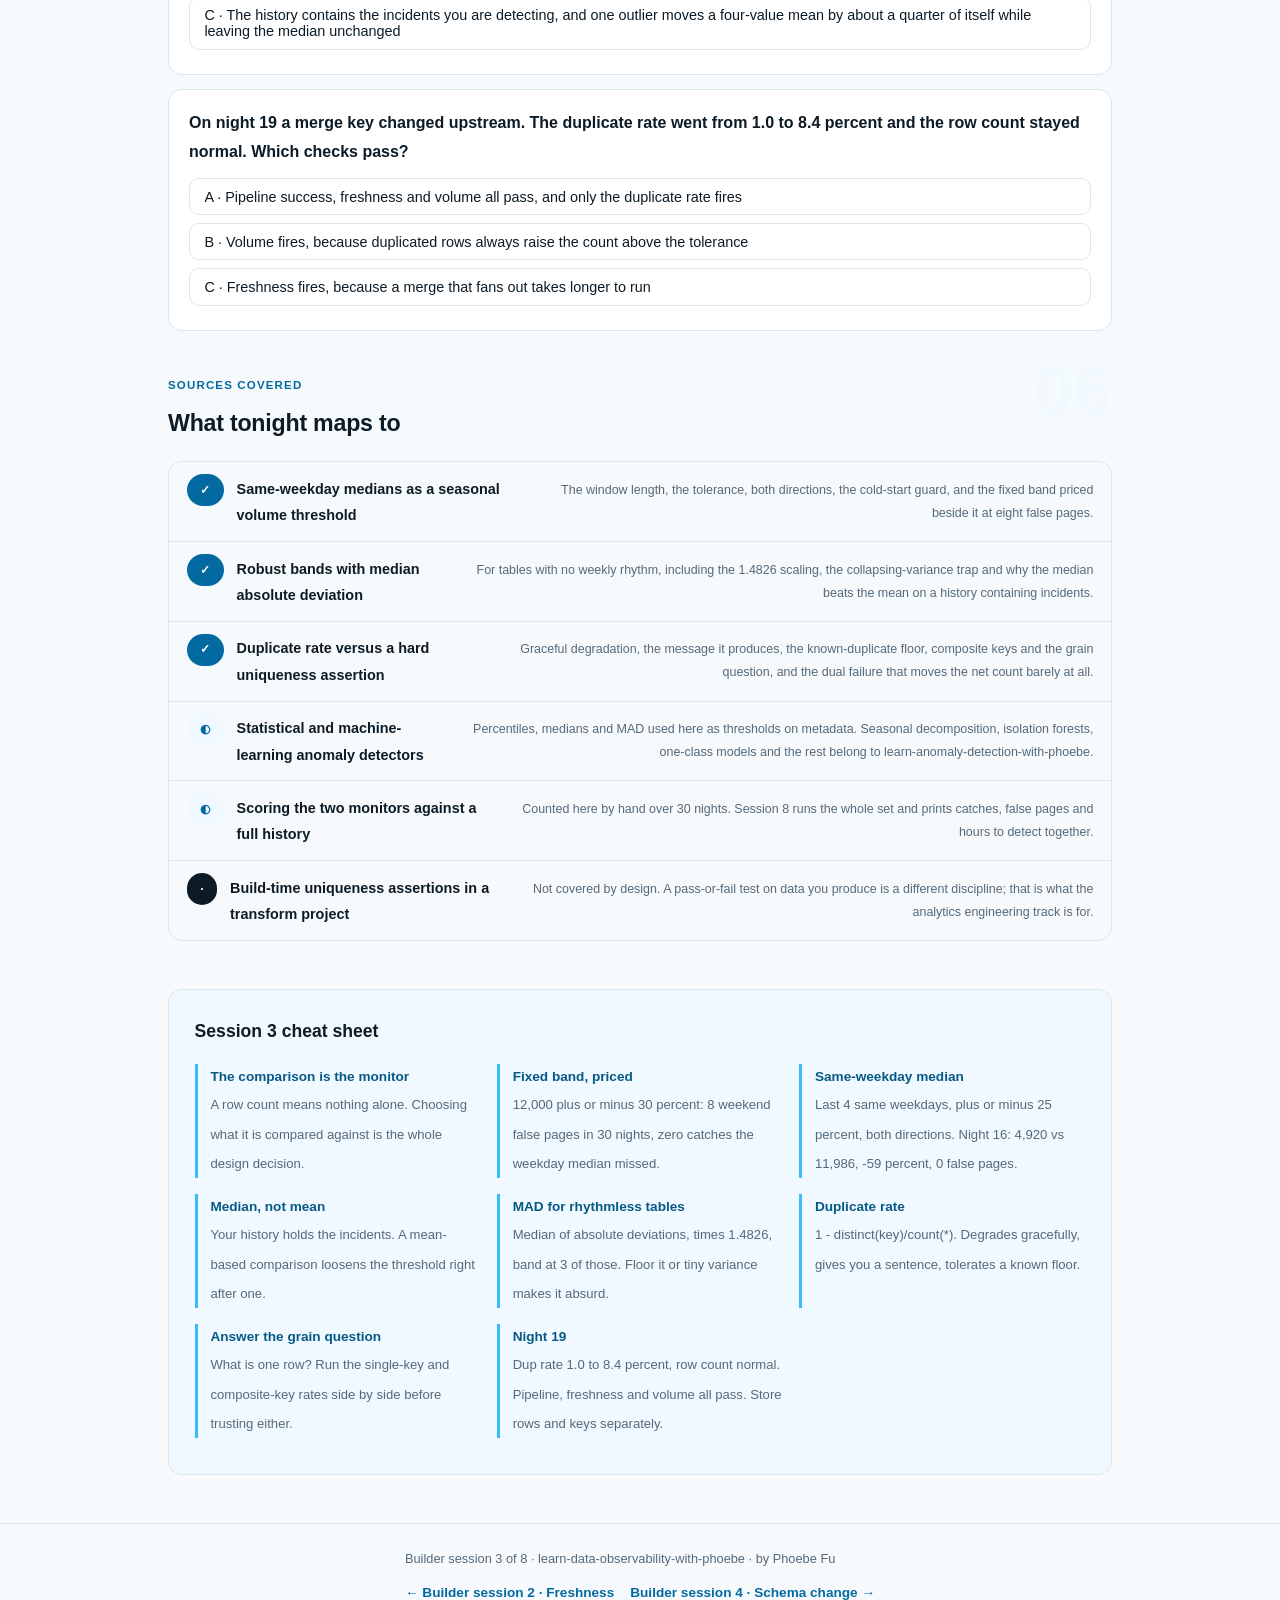
<file: courses/b3-volume-uniqueness.html>
<!DOCTYPE html>
<html lang="en">
<head>
<meta charset="UTF-8">
<meta name="viewport" content="width=device-width, initial-scale=1.0">
<!-- social:start -->
<meta name="description" content="Builder session 3 of 8. A fixed volume band fires on all eight weekend nights and catches nothing. A same-weekday median catches the partial load with zero false pages. And a duplicate rate catches the one failure that leaves the row count perfectly healthy.">
<meta property="og:type" content="article">
<meta property="og:site_name" content="Learn with Phoebe">
<meta property="og:title" content="Volume and uniqueness - learn data observability with phoebe">
<meta property="og:description" content="Builder session 3 of 8. Two monitors that catch two different failures: a seasonal volume comparison and a duplicate rate.">
<meta property="og:url" content="https://phoebefu6.github.io/learn-data-observability-with-phoebe/courses/b3-volume-uniqueness.html">
<meta property="og:image" content="https://phoebefu6.github.io/learn-data-observability-with-phoebe/assets/og-cover.png">
<meta property="og:image:width" content="1200">
<meta property="og:image:height" content="630">
<meta name="twitter:card" content="summary_large_image">
<meta name="twitter:title" content="Volume and uniqueness - learn data observability with phoebe">
<meta name="twitter:description" content="Eight false pages for zero catches, or zero false pages for the same catch. The comparison is the monitor.">
<meta name="twitter:image" content="https://phoebefu6.github.io/learn-data-observability-with-phoebe/assets/og-cover.png">
<!-- social:end -->
<title>Builder session 3 · Volume and uniqueness - learn data observability with phoebe</title>
<link rel="stylesheet" href="../assets/style.css?v=25">
</head>
<body>

<div class="toolbar">
  <div class="wrap">
    <span class="crumb"><a href="../index.html">learn-data-observability-with-phoebe</a> / Builder session 3 of 8</span>
    <button class="btn" id="toggle-all" type="button">Expand all</button>
    <button class="btn primary" id="zoom-toggle" type="button">Projector zoom: off</button>
  </div>
</div>

<header class="masthead">
  <div class="wrap">
    <div class="eyebrow">Learn Data Observability with Phoebe · Builder session 3 of 8</div>
    <h1>Volume and <span class="accent">uniqueness</span></h1>
    <p class="sub">A row count is the cheapest signal in the warehouse and the easiest one to get wrong, because the number means nothing until you say what you are comparing it against. Tonight you build two monitors out of the same metrics table. The first catches a load that arrived with a third of its data missing. The second catches the failure class where the row count is perfect, freshness is perfect, the pipeline reported success, and every downstream sum is wrong.</p>
    <div class="chip-row">
      <span class="chip level">🟡 Core</span>
      <span class="chip audience">Analytics engineers</span>
      <span class="chip time">45 min</span>
    </div>
    <div class="agenda">
      <span class="a1" style="flex:1">0-3 · Welcome</span>
      <span class="a2" style="flex:5">3-20 · Counting is harder than it looks</span>
      <span class="a3" style="flex:4">20-40 · Build-along: two monitors, two failures</span>
      <span class="a4" style="flex:1">40-45 · Q&amp;A</span>
    </div>
  </div>
</header>

<main class="wrap">

  <!-- ============ INTRO ============ -->
  <section class="section" id="intro">
    <div class="section-kicker">
      <span class="klabel">Part 0</span>
      <h2>Two signals, two failure classes</h2>
    </div>
    <p class="lede">The metrics table already stores everything both monitors need: <code class="mono">rows</code> and <code class="mono">distinct_keys</code>, one row per table per night. <strong>analytics.orders_daily</strong> at Bellwether carries about 12,000 rows on a weekday and about 45 percent of that at the weekend, which is the fact that decides the shape of the volume monitor before you write a line of it. Uniqueness is the other half of tonight, and it exists as a separate monitor for one reason: its failure mode is invisible to every other check in the set.</p>

    <div class="legend">
      <span class="pill">Live = presented in the 45 minutes</span>
      <span class="pill">Self-study = the full depth, after class</span>
      <span class="pill">🔍 Every diagram zooms</span>
    </div>

    <div class="callout win">
      <p><strong>★ What you walk out with tonight.</strong> Two working monitors and the measured cost of getting the volume comparison wrong: a fixed plus-or-minus 30 percent band around 12,000 fires on all eight weekend nights in a 30-night window, which is eight false pages for zero catches, while the same-weekday median catches the partial load with zero. Plus the duplicate-rate query that is the only thing in the whole set that sees night 19.</p>
    </div>

    <details class="card" open>
      <summary><span class="mode live">Live</span>Why a row count is not a number<span class="mini">3 min</span><span class="caret">▶</span></summary>
      <div class="body">
        <p>Twelve thousand rows. Is that fine? There is no answer to that question, and every volume monitor that gets muted was built by somebody who thought there was. The count only becomes a signal once you attach a comparison, and choosing the comparison <em>is</em> the design work. Three candidates come up every time:</p>
        <ul>
          <li><strong>A fixed band.</strong> Cheap to write, needs no history, and wrong on any table with a weekly rhythm. Bellwether's is the ordinary case, not an unusual one: grocery delivery is quieter at the weekend and no single band holds both patterns while still being tight enough to catch a missing shard.</li>
          <li><strong>The same weekday.</strong> Compares Tuesday against Tuesdays. Handles the weekly rhythm exactly, needs four weeks of history to be comfortable, and is the right default for anything driven by human behaviour.</li>
          <li><strong>A robust band around the median.</strong> For tables with no weekly rhythm at all, where the useful question is only "is tonight unlike the recent past" and you want the estimate not to be dragged around by the incident you are trying to detect.</li>
        </ul>
        <div class="callout example">
          <span class="ex-pill">Real world</span>
          <p>Bellwether's night 16 arrived with one of three source shards missing: 4,920 rows against a same-weekday median of 11,986, which is 59 percent short. The fixed band caught it too. The difference is that the fixed band also paged on eight quiet weekend nights on the way there, and by the time night 16 arrived the on-call had learned to expect the alert.</p>
        </div>
      </div>
    </details>

    <details class="card">
      <summary><span class="mode self">Self-study</span>What each of the two monitors can and cannot see<span class="mini">3 min</span><span class="caret">▶</span></summary>
      <div class="body">
        <p>Worth being explicit, because the temptation is to think of volume as a general-purpose health check and it is nothing of the kind.</p>
        <table class="clean">
          <thead>
            <tr><th>Failure</th><th>Volume sees it</th><th>Uniqueness sees it</th></tr>
          </thead>
          <tbody>
            <tr><td>A source shard never arrived</td><td>Yes, the count drops sharply</td><td>No, the surviving rows are clean</td></tr>
            <tr><td>A merge key changed and rows duplicated</td><td>Only if the net count moves enough</td><td>Yes, directly</td></tr>
            <tr><td>Duplicates added and other rows dropped</td><td>Frequently not, the two cancel</td><td>Yes, the rate moves regardless</td></tr>
            <tr><td>The same correct rows loaded twice as a full replay</td><td>Yes, the count roughly doubles</td><td>Yes, every key is now duplicated</td></tr>
            <tr><td>A column went null across every row</td><td>No, the count is unchanged</td><td>No, unless the key is the null column</td></tr>
          </tbody>
        </table>
        <p>That last row is the honest boundary of tonight: a null-rate collapse leaves both of these monitors green, which is why distribution is a separate signal with its own session.</p>
      </div>
    </details>
  </section>

  <!-- ============ PART 1 ============ -->
  <section class="section" id="part-1">
    <div class="section-kicker">
      <span class="klabel">Part 1 · covers fixed bands, same-weekday medians and robust bands</span>
      <h2>Volume: the comparison is the monitor</h2>
      <span class="tag concept">9 min live</span>
    </div>
    <p class="lede">Plot the series before choosing the comparison. Thirty nights of orders_daily has a rhythm you can see from across the room, and the moment you can see it the fixed band stops looking like a reasonable simplification.</p>

    <figure class="zoomable">
      <svg viewBox="0 0 880 374" xmlns="http://www.w3.org/2000/svg" role="img" aria-label="Thirty nights of row counts for orders_daily as a bar series. Weekday nights sit near 12,000 rows and the eight weekend nights sit near 5,400. A fixed band from 8,400 to 15,600 is drawn across the chart: all eight weekend nights fall below its floor and are marked as false pages. Night 16 is drawn in red at 4,920 rows, with a same-weekday median line at 11,986 above it showing a 59 percent shortfall.">
        <style>
          .b3aH { font: 800 13px Inter, sans-serif; fill: #0C1B26; }
          .b3aB { font: 400 11px Inter, sans-serif; fill: #55697A; }
          .b3aL { font: 700 11px Inter, sans-serif; fill: #B45309; }
          .b3aM { font: 700 11px Inter, sans-serif; fill: #075985; }
          .b3aT { font: 400 10px Inter, sans-serif; fill: #55697A; }
          .b3aR { font: 700 11px Inter, sans-serif; fill: #991B1B; }
          .b3aN { font: 700 11px Inter, sans-serif; fill: #0C1B26; }
        </style>
        <defs>
          <marker id="b3aAr" viewBox="0 0 10 10" refX="9" refY="5" markerWidth="7" markerHeight="7" orient="auto">
            <path d="M0,0 L10,5 L0,10 z" fill="#991B1B"></path>
          </marker>
        </defs>

        <text class="b3aH" x="14" y="22">Thirty nights of row counts on analytics.orders_daily</text>
        <text class="b3aB" x="14" y="38">weekday about 12,000 rows; the weekend is about 45 percent of that</text>

        <rect x="14" y="46" width="12" height="12" rx="3" fill="#0369A1"></rect>
        <text class="b3aB" x="32" y="56">weekday</text>
        <rect x="96" y="46" width="12" height="12" rx="3" fill="#BAE6FD"></rect>
        <text class="b3aB" x="114" y="56">weekend</text>
        <rect x="178" y="46" width="12" height="12" rx="3" fill="#991B1B"></rect>
        <text class="b3aB" x="196" y="56">night 16, partial load</text>
        <line x1="370" y1="52" x2="398" y2="52" stroke="#B45309" stroke-width="2" stroke-dasharray="5 4"></line>
        <text class="b3aB" x="406" y="56">fixed band, 8,400 to 15,600</text>
        <line x1="615" y1="52" x2="643" y2="52" stroke="#075985" stroke-width="2" stroke-dasharray="5 4"></line>
        <text class="b3aB" x="651" y="56">same-weekday median</text>

        <line x1="55" y1="85.5" x2="855" y2="85.5" stroke="#B45309" stroke-width="1.5" stroke-dasharray="5 4"></line>
        <text class="b3aL" x="14" y="80">fixed ceiling 15,600</text>
        <line x1="55" y1="184.5" x2="855" y2="184.5" stroke="#B45309" stroke-width="1.5" stroke-dasharray="5 4"></line>
        <text class="b3aL" x="855" y="178" text-anchor="end">fixed floor 8,400</text>

        <rect x="60" y="138.3" width="18" height="161.7" rx="2" fill="#0369A1"></rect>
        <rect x="86.3" y="135.4" width="18" height="164.6" rx="2" fill="#0369A1"></rect>
        <rect x="112.6" y="139.7" width="18" height="160.3" rx="2" fill="#0369A1"></rect>
        <rect x="138.9" y="131.3" width="18" height="168.7" rx="2" fill="#0369A1"></rect>
        <rect x="165.2" y="126.3" width="18" height="173.7" rx="2" fill="#0369A1"></rect>
        <rect x="191.5" y="222.4" width="18" height="77.6" rx="2" fill="#BAE6FD"></rect>
        <rect x="217.8" y="225.1" width="18" height="74.9" rx="2" fill="#BAE6FD"></rect>
        <rect x="244.1" y="141.9" width="18" height="158.1" rx="2" fill="#0369A1"></rect>
        <rect x="270.4" y="135" width="18" height="165" rx="2" fill="#0369A1"></rect>
        <rect x="296.7" y="133.2" width="18" height="166.8" rx="2" fill="#0369A1"></rect>
        <rect x="323" y="129.1" width="18" height="170.9" rx="2" fill="#0369A1"></rect>
        <rect x="349.3" y="127" width="18" height="173" rx="2" fill="#0369A1"></rect>
        <rect x="375.6" y="228.5" width="18" height="71.5" rx="2" fill="#BAE6FD"></rect>
        <rect x="401.9" y="223.7" width="18" height="76.3" rx="2" fill="#BAE6FD"></rect>
        <rect x="428.2" y="126.5" width="18" height="173.5" rx="2" fill="#0369A1"></rect>
        <rect x="454.5" y="232.4" width="18" height="67.6" rx="2" fill="#991B1B"></rect>
        <rect x="480.8" y="144.3" width="18" height="155.7" rx="2" fill="#0369A1"></rect>
        <rect x="507.1" y="130.1" width="18" height="169.9" rx="2" fill="#0369A1"></rect>
        <rect x="533.4" y="135" width="18" height="165" rx="2" fill="#0369A1"></rect>
        <rect x="559.7" y="227.2" width="18" height="72.8" rx="2" fill="#BAE6FD"></rect>
        <rect x="586" y="221.6" width="18" height="78.4" rx="2" fill="#BAE6FD"></rect>
        <rect x="612.3" y="130.5" width="18" height="169.5" rx="2" fill="#0369A1"></rect>
        <rect x="638.6" y="135" width="18" height="165" rx="2" fill="#0369A1"></rect>
        <rect x="664.9" y="130.5" width="18" height="169.5" rx="2" fill="#0369A1"></rect>
        <rect x="691.2" y="135" width="18" height="165" rx="2" fill="#0369A1"></rect>
        <rect x="717.5" y="128.8" width="18" height="171.2" rx="2" fill="#0369A1"></rect>
        <rect x="743.8" y="225.8" width="18" height="74.2" rx="2" fill="#BAE6FD"></rect>
        <rect x="770.1" y="224.7" width="18" height="75.3" rx="2" fill="#BAE6FD"></rect>
        <rect x="796.4" y="131.1" width="18" height="168.9" rx="2" fill="#0369A1"></rect>
        <rect x="822.7" y="136.8" width="18" height="163.2" rx="2" fill="#0369A1"></rect>

        <line x1="86.3" y1="135.2" x2="472.5" y2="135.2" stroke="#075985" stroke-width="2" stroke-dasharray="6 4"></line>
        <circle cx="95.3" cy="135.4" r="4" fill="#075985"></circle>
        <circle cx="279.4" cy="135" r="4" fill="#075985"></circle>
        <line x1="463.5" y1="139" x2="463.5" y2="226" stroke="#991B1B" stroke-width="2" marker-end="url(#b3aAr)"></line>

        <rect x="596" y="90" width="254" height="36" rx="8" fill="#fff" stroke="#C3D4E0"></rect>
        <text class="b3aR" x="608" y="106">night 16: 4,920 rows vs</text>
        <text class="b3aR" x="608" y="121">median 11,986 = -59 percent</text>

        <line x1="55" y1="300" x2="855" y2="300" stroke="#C3D4E0" stroke-width="1.5"></line>

        <text class="b3aT" x="69" y="314" text-anchor="middle">1</text>
        <text class="b3aT" x="174.2" y="314" text-anchor="middle">5</text>
        <text class="b3aT" x="305.7" y="314" text-anchor="middle">10</text>
        <text class="b3aT" x="437.2" y="314" text-anchor="middle">15</text>
        <text class="b3aT" x="568.7" y="314" text-anchor="middle">20</text>
        <text class="b3aT" x="700.2" y="314" text-anchor="middle">25</text>
        <text class="b3aT" x="831.7" y="314" text-anchor="middle">30</text>

        <rect x="197" y="320" width="7" height="7" fill="#B45309"></rect>
        <rect x="223.3" y="320" width="7" height="7" fill="#B45309"></rect>
        <rect x="381.1" y="320" width="7" height="7" fill="#B45309"></rect>
        <rect x="407.4" y="320" width="7" height="7" fill="#B45309"></rect>
        <rect x="565.2" y="320" width="7" height="7" fill="#B45309"></rect>
        <rect x="591.5" y="320" width="7" height="7" fill="#B45309"></rect>
        <rect x="749.3" y="320" width="7" height="7" fill="#B45309"></rect>
        <rect x="775.6" y="320" width="7" height="7" fill="#B45309"></rect>
        <text class="b3aB" x="14" y="340">each amber square is a false page from the fixed band</text>

        <rect x="14" y="352" width="14" height="14" rx="3" fill="#B45309"></rect>
        <text class="b3aN" x="38" y="363">The fixed band pages on 8 weekend nights and catches nothing extra for them.</text>
      </svg>
      <figcaption>🔍 Click to zoom - the rhythm is visible from across the room, and the fixed band ignores it.</figcaption>
    </figure>

    <details class="card">
      <summary><span class="mode live">Live</span>The fixed band, priced properly<span class="mini">3 min</span><span class="caret">▶</span></summary>
      <div class="body">
        <p>The band is 12,000 plus or minus 30 percent, so a floor of 8,400 and a ceiling of 15,600. A weekend night at about 5,400 rows is not near that floor, it is 36 percent below it, so every weekend night is an alert by construction. In a 30-night window that is <strong>eight false pages</strong>, and they buy nothing: night 16 at 4,920 rows is caught by the same-weekday comparison too.</p>
        <p>Widening the band does not rescue it. To hold a weekend night inside the band you need a floor below 5,200, which means a band of roughly plus or minus 57 percent around 12,000, and a weekday night can then lose 6,000 rows without a peep. That is the trade in its clearest form: a band wide enough to be quiet is too wide to detect the thing you built it for.</p>
        <div class="callout tip">
          <p><strong>The tell that you have the wrong comparison.</strong> Your false pages cluster. If every alert lands on a Saturday, or at month end, or on the first working day after a holiday, the monitor has discovered a real pattern in your business and is reporting it as a fault. Move the pattern into the comparison rather than into an exclusion list.</p>
        </div>
      </div>
    </details>

    <details class="card">
      <summary><span class="mode live">Live</span>The same-weekday median, and why median<span class="mini">3 min</span><span class="caret">▶</span></summary>
      <div class="body">
        <p>Compare tonight against the median of the last four <em>same weekdays</em>, and alert outside plus or minus 25 percent. On Bellwether's history that monitor produces <strong>zero false pages in 30 nights</strong> and catches night 16 with the sentence <code class="mono">4920 rows vs a same-weekday median of 11986, -59 percent</code>, which is a message somebody can act on without opening anything.</p>
        <p>Median rather than mean, for a reason that matters more than it sounds. Your history contains the incidents you are trying to detect. A mean of four values is moved by roughly a quarter of any outlier in the window, so the night after a partial load your comparison point has dropped and your threshold has quietly loosened exactly when you need it tight. A median of four values is unmoved by one outlier at either extreme. The property you want in a monitor is that a past incident does not raise the bar for detecting the next one.</p>
        <ul>
          <li><strong>Four same weekdays</strong> is four weeks of calendar, which is long enough to be stable and short enough that a real change in the business washes through within a month.</li>
          <li><strong>Twenty-five percent</strong> is wide enough to absorb ordinary week-to-week movement on this table and tight enough that a missing shard of any size clears it. Set yours from your own spread, not from this page.</li>
          <li><strong>Both directions.</strong> A count 40 percent above the median is a duplicate replay or a backfill running into today's partition. Firing only on the low side is the most common half-built volume monitor.</li>
          <li><strong>Guard the cold start.</strong> With fewer than two same weekdays in history the monitor must return "not enough history" rather than a comparison against one night.</li>
        </ul>
      </div>
    </details>

    <details class="card">
      <summary><span class="mode self">Self-study</span>Robust bands with MAD, for tables with no rhythm<span class="mini">4 min</span><span class="caret">▶</span></summary>
      <div class="body">
        <p>Plenty of tables have no weekly pattern: a machine-generated event stream, a reference table, a slowly growing dimension. There the same-weekday comparison throws away three quarters of your history for nothing, and what you want is a band around the recent median that is not dragged around by outliers.</p>
        <p>Median absolute deviation is the standard tool. Take the median of the series, take the absolute deviation of every point from it, take the median of those. Multiply by 1.4826 and you have a robust stand-in for a standard deviation on roughly normal data, which lets you keep thinking in familiar multiples.</p>
        <div class="prompt-box good">
          <span class="label">★ Try it now</span>
with m as (
  select rows
  from analytics.obs_metrics
  where table_name = 'analytics.orders_daily'
    and load_date &gt;= current_date - 30
),
c as (
  select percentile_disc(0.5) within group (order by rows) as med
  from m
)
select c.med,
       percentile_disc(0.5) within group (order by abs(m.rows - c.med)) as mad,
       1.4826 * percentile_disc(0.5) within group (order by abs(m.rows - c.med)) as sd_robust
from m cross join c
group by c.med;
        </div>
        <p>Then band at the median plus or minus three times <code class="mono">sd_robust</code>. Two cautions. On a strongly seasonal table this is the wrong tool and will simply widen until it holds the weekend, so check for rhythm first. And on a table with genuinely tiny variance the MAD can collapse towards zero, which makes the band absurdly tight; floor it at some absolute minimum that means something in the units of the table, exactly as a percentage floor is used on a null-rate monitor.</p>
        <div class="callout example">
          <span class="ex-pill">Real world</span>
          <p>The failure this avoids is well worth seeing once. Set a mean-plus-3sd band on 30 nights that include one 60-percent-short night, and the outlier both drops the mean and inflates the standard deviation, so the lower bound moves down twice. The band that was supposed to be tightened by the incident is wider afterwards than it was before.</p>
        </div>
      </div>
    </details>
  </section>

  <!-- ============ PART 2 ============ -->
  <section class="section" id="part-2">
    <div class="section-kicker">
      <span class="klabel">Part 2 · covers duplicate rate, grain and the dual failure</span>
      <h2>Uniqueness: the failure that leaves the row count healthy</h2>
      <span class="tag concept">8 min live</span>
    </div>
    <p class="lede">On Bellwether's night 19 a merge key changed upstream. The duplicate rate went from 1.0 to 8.4 percent and the row count stayed normal, so the pipeline reported success, the freshness check passed and the volume monitor passed. Nothing in the set saw it except a rate that nobody had built yet.</p>

    <figure class="zoomable">
      <svg viewBox="0 0 880 340" xmlns="http://www.w3.org/2000/svg" role="img" aria-label="Night 19 shown as three panels. Row count is 12,000 on a typical night and 12,000 on night 19, so the check passes. Distinct keys drop from about 11,880 to 10,992 on a scale that starts at 10,800. Duplicate rate jumps from 1.0 percent to 8.4 percent and fires against a 2.0 percent limit. Below, pipeline success, freshness and volume all pass while the duplicate rate is the only monitor that fires.">
        <style>
          .b3bH { font: 800 12px Inter, sans-serif; fill: #0C1B26; }
          .b3bB { font: 400 11px Inter, sans-serif; fill: #55697A; }
          .b3bV { font: 800 12px Inter, sans-serif; fill: #075985; }
          .b3bR { font: 800 12px Inter, sans-serif; fill: #991B1B; }
          .b3bT { font: 400 10px Inter, sans-serif; fill: #55697A; }
          .b3bP { font: 700 11px Inter, sans-serif; fill: #0C1B26; }
          .b3bW { font: 700 11px Inter, sans-serif; fill: #fff; }
          .b3bN { font: 700 11px Inter, sans-serif; fill: #0C1B26; }
        </style>

        <text class="b3bH" x="14" y="24">Night 19: a merge key changed upstream</text>

        <rect x="14" y="40" width="270" height="230" rx="12" fill="#F0F9FF" stroke="#BAE6FD"></rect>
        <text class="b3bH" x="30" y="66">Row count</text>
        <text class="b3bB" x="30" y="84">count(*)</text>
        <text class="b3bB" x="30" y="100">the number everybody checks</text>
        <rect x="64" y="126" width="54" height="92" rx="3" fill="#BAE6FD"></rect>
        <rect x="164" y="126" width="54" height="92" rx="3" fill="#0369A1"></rect>
        <text class="b3bV" x="91" y="118" text-anchor="middle">12,000</text>
        <text class="b3bV" x="191" y="118" text-anchor="middle">12,000</text>
        <text class="b3bT" x="91" y="234" text-anchor="middle">typical night</text>
        <text class="b3bT" x="191" y="234" text-anchor="middle">night 19</text>
        <rect x="30" y="240" width="238" height="24" rx="8" fill="#BAE6FD"></rect>
        <text class="b3bP" x="149" y="256" text-anchor="middle">passes, looks normal</text>

        <rect x="305" y="40" width="270" height="230" rx="12" fill="#F0F9FF" stroke="#BAE6FD"></rect>
        <text class="b3bH" x="321" y="66">Distinct keys</text>
        <text class="b3bB" x="321" y="84">count(distinct order_id)</text>
        <text class="b3bB" x="321" y="100">scale starts at 10,800</text>
        <rect x="355" y="147" width="54" height="71" rx="3" fill="#BAE6FD"></rect>
        <rect x="455" y="205" width="54" height="13" rx="3" fill="#0369A1"></rect>
        <text class="b3bV" x="382" y="139" text-anchor="middle">11,880</text>
        <text class="b3bV" x="482" y="197" text-anchor="middle">10,992</text>
        <text class="b3bT" x="382" y="234" text-anchor="middle">typical night</text>
        <text class="b3bT" x="482" y="234" text-anchor="middle">night 19</text>
        <rect x="321" y="240" width="238" height="24" rx="8" fill="#BAE6FD"></rect>
        <text class="b3bP" x="440" y="256" text-anchor="middle">888 keys short, no rule broken</text>

        <rect x="596" y="40" width="270" height="230" rx="12" fill="#F0F9FF" stroke="#BAE6FD"></rect>
        <text class="b3bH" x="612" y="66">Duplicate rate</text>
        <text class="b3bB" x="612" y="84">1 - distinct(key)/count(*)</text>
        <text class="b3bB" x="612" y="100">limit from history: 2.0 percent</text>
        <rect x="646" y="208" width="54" height="10" rx="3" fill="#BAE6FD"></rect>
        <rect x="746" y="132" width="54" height="86" rx="3" fill="#991B1B"></rect>
        <text class="b3bV" x="673" y="200" text-anchor="middle">1.0 percent</text>
        <text class="b3bR" x="773" y="124" text-anchor="middle">8.4 percent</text>
        <text class="b3bT" x="673" y="234" text-anchor="middle">typical night</text>
        <text class="b3bT" x="773" y="234" text-anchor="middle">night 19</text>
        <rect x="612" y="240" width="238" height="24" rx="8" fill="#991B1B"></rect>
        <text class="b3bW" x="731" y="256" text-anchor="middle">fires, 8.4 against a 2.0 limit</text>

        <rect x="14" y="282" width="196" height="24" rx="12" fill="#BAE6FD"></rect>
        <text class="b3bP" x="112" y="298" text-anchor="middle">pipeline success: pass</text>
        <rect x="222" y="282" width="196" height="24" rx="12" fill="#BAE6FD"></rect>
        <text class="b3bP" x="320" y="298" text-anchor="middle">freshness: pass</text>
        <rect x="430" y="282" width="196" height="24" rx="12" fill="#BAE6FD"></rect>
        <text class="b3bP" x="528" y="298" text-anchor="middle">volume: pass</text>
        <rect x="638" y="282" width="228" height="24" rx="12" fill="#991B1B"></rect>
        <text class="b3bW" x="752" y="298" text-anchor="middle">duplicate rate: fires</text>

        <rect x="14" y="314" width="14" height="14" rx="3" fill="#B45309"></rect>
        <text class="b3bN" x="38" y="325">A normal row count is what makes a dedup failure silent. Only the rate sees it.</text>
      </svg>
      <figcaption>🔍 Click to zoom - three panels, one failure, and only the third monitor notices.</figcaption>
    </figure>

    <details class="card">
      <summary><span class="mode live">Live</span>A rate, not an assertion<span class="mini">4 min</span><span class="caret">▶</span></summary>
      <div class="body">
        <p>The duplicate rate is <code class="mono">1 - count(distinct key) / count(*)</code>, and on a large table it is a better monitor than a hard uniqueness assertion for three reasons that all show up in the first month.</p>
        <ul>
          <li><strong>It degrades gracefully.</strong> A hard assertion has two states. A rate has a history, so you can see 0.6 percent creeping to 1.4 percent over a fortnight and fix the cause before it is an incident. A pass-or-fail check gives you no warning at all and then a build failure.</li>
          <li><strong>It gives you a sentence.</strong> "Duplicate rate 8.4 percent against a limit of 2.0, up from 1.0 last night" is a message that survives being forwarded to somebody who does not know the table. "unique_order_id failed" is a message that requires a query before anybody can act.</li>
          <li><strong>It tolerates a known floor.</strong> Many real tables have a small, understood duplicate population: a replayed event, a soft-deleted row, a late correction. A hard assertion on such a table is either disabled or wrapped in an exclusion list that nobody maintains. A rate lets you set the threshold above the known floor and monitor the deviation from it.</li>
        </ul>
        <p>Set the threshold from the history, the way you set the freshness threshold. On this table the clean nights sit between about 0.6 and 1.4 percent, so a 2.0 percent limit is above every clean night and far below the 8.4 percent of the incident. It fires once in 30 nights and that once is night 19.</p>
      </div>
    </details>

    <details class="card">
      <summary><span class="mode live">Live</span>Composite keys and the grain question<span class="mini">4 min</span><span class="caret">▶</span></summary>
      <div class="body">
        <p>This is where most duplicate monitors are actually wrong, and the error is invisible because the monitor is green. Before you can measure uniqueness you have to answer one question about the table: <strong>what is one row?</strong> One order? One order line? One order line per warehouse per day? A duplicate monitor is only meaningful against the declared grain, and if the grain in your head differs from the grain in the table, the monitor measures nothing.</p>
        <div class="prompt-box good">
          <span class="label">★ Try it now</span>
select count(*)                                            as rows,
       count(distinct order_id)                            as distinct_orders,
       count(distinct order_id || '|' || coalesce(status, '~')) as distinct_grain,
       1 - count(distinct order_id) / count(*)::float      as dup_rate_order,
       1 - count(distinct order_id || '|' || coalesce(status, '~'))
             / count(*)::float                             as dup_rate_grain
from analytics.orders_daily
where load_date = current_date;
        </div>
        <p>Run both rates side by side on any table you are unsure about. If <code class="mono">dup_rate_order</code> is 40 percent and <code class="mono">dup_rate_grain</code> is 0, the table is not one row per order and a monitor on <code class="mono">order_id</code> alone would page every single night until somebody muted it. If both are 0, one row is one order and the simple monitor is correct.</p>
        <ul>
          <li><strong>Concatenate carefully.</strong> A naive <code class="mono">a || b</code> makes <code class="mono">('ab', 'c')</code> and <code class="mono">('a', 'bc')</code> collide. Use a separator that cannot occur in the values, and coalesce the nulls, or the whole key silently becomes null and the distinct count collapses.</li>
          <li><strong>Nulls in a key are not distinct in the way you expect.</strong> <code class="mono">count(distinct)</code> ignores nulls entirely, so a key column that is 30 percent null produces a duplicate rate that looks alarming for the wrong reason. Monitor the key's null rate alongside its duplicate rate.</li>
          <li><strong>Write the grain down next to the table.</strong> One sentence in the model's documentation. This is the single cheapest piece of documentation in a warehouse and the one most often missing.</li>
        </ul>
      </div>
    </details>

    <details class="card">
      <summary><span class="mode self">Self-study</span>The dual failure: duplicated and dropped at once<span class="mini">4 min</span><span class="caret">▶</span></summary>
      <div class="body">
        <p>The nastiest version of this failure is the one where a merge duplicates some rows and drops others, so the net row count barely moves. It is common because it has a single cause: a join key that changed cardinality upstream will both fan out the rows that now match several times and lose the rows that now match nothing.</p>
        <p>What that does to your monitors is worth spelling out. Volume sees a net change of maybe one percent and passes. Freshness passes. The pipeline passes. The duplicate rate rises, because the fanned-out rows are genuinely duplicated at the declared grain, and it is the only signal that moves enough to cross a threshold.</p>
        <div class="callout tip">
          <p><strong>The pair of numbers that identifies it.</strong> Store <code class="mono">rows</code> and <code class="mono">distinct_keys</code> separately, never just the rate. When the rate rises you then want to know which of the two moved: distinct keys falling while rows hold steady is a fan-out, and both falling together is a fan-out plus a drop. That distinction is the difference between a re-run fixing it and a re-run making it worse.</p>
        </div>
      </div>
    </details>
  </section>

  <!-- ============ DEMO ============ -->
  <section class="section" id="demo-1">
    <div class="section-kicker">
      <span class="klabel">Build-along</span>
      <h2>Two monitors that catch two different failures</h2>
      <span class="tag demo">★ 20 min · everyone builds</span>
    </div>
    <p class="lede">Five steps. Build the same-weekday monitor, build the fixed band beside it so you can count its pages yourself rather than take the number on trust, build the duplicate rate, run all three over the history, then write down the evidence for each threshold.</p>

    <div class="steps">
      <div class="step">
        <p><strong>Step 1. The same-weekday median.</strong> Four weeks back gives up to four same weekdays. As with the freshness percentile, a moving median is awkward as a windowed aggregate in portable SQL, so join the metrics table to itself on weekday and date range and aggregate.</p>
        <div class="prompt-box good">
          <span class="label">★ Try it now</span>
with m as (
  select load_date,
         extract(dow from load_date) as weekday,
         rows
  from analytics.obs_metrics
  where table_name = 'analytics.orders_daily'
),
same_wd as (
  select m.load_date, m.rows, h.rows as hist_rows
  from m
  join m as h
    on h.weekday = m.weekday
   and h.load_date &lt; m.load_date
   and h.load_date &gt;= m.load_date - 28
)
select load_date,
       max(rows)                                            as rows,
       count(*)                                             as same_weekdays_seen,
       percentile_disc(0.5) within group (order by hist_rows) as wd_median
from same_wd
group by load_date
order by load_date;
        </div>
      </div>
      <div class="step">
        <p><strong>Step 2. Turn it into a monitor with a tolerance and a cold-start guard.</strong> Save step 1 as a view called <code class="mono">weekday_history</code>. Both directions, 25 percent, and a refusal to compare against a single night of history.</p>
        <div class="prompt-box good">
          <span class="label">★ Try it now</span>
select load_date,
       rows,
       wd_median,
       round((rows - wd_median) * 100.0 / wd_median) as delta_pct,
       case when same_weekdays_seen &lt; 2                    then 'not enough history'
            when abs(rows - wd_median) &gt; 0.25 * wd_median  then 'FIRE'
            else 'ok' end                            as monitor
from weekday_history
order by load_date;
        </div>
        <p>Night 16 comes out as <code class="mono">4920 rows vs a same-weekday median of 11986, -59 percent</code>. Every other night in the 30 is inside the tolerance, so this monitor costs <strong>zero false pages</strong>.</p>
      </div>
      <div class="step">
        <p><strong>Step 3. Build the fixed band beside it and count its pages.</strong> Do not take the eight on trust; the point of running it is that you see which nights they are.</p>
        <div class="prompt-box good">
          <span class="label">★ Try it now</span>
with banded as (
  select load_date,
         rows,
         case when extract(dow from load_date) in (0, 6) then 'weekend'
              else 'weekday' end as day_type,
         case when rows &lt; 12000 * 0.70 then 'FIRE low'
              when rows &gt; 12000 * 1.30 then 'FIRE high'
              else 'ok' end      as fixed_band
  from analytics.obs_metrics
  where table_name = 'analytics.orders_daily'
)
select day_type,
       count(*) as pages
from banded
where fixed_band &lt;&gt; 'ok'
group by day_type
order by day_type;
        </div>
        <p>Two rows come back: weekend, 8 pages, and weekday, 1 page. All eight weekend nights fire, and the single weekday page is night 16, which the same-weekday monitor also caught. <strong>Eight false pages for zero additional catches</strong>, in one query you can show anybody. Drop the <code class="mono">group by</code> and read the night numbers if you want to see them individually.</p>
      </div>
      <div class="step">
        <p><strong>Step 4. The duplicate rate.</strong> Straight out of the two columns the metrics table already stores, with a threshold set above every clean night.</p>
        <div class="prompt-box good">
          <span class="label">★ Try it now</span>
select load_date,
       rows,
       distinct_keys,
       round((1 - distinct_keys / rows::float) * 100, 1) as dup_rate_pct,
       case when 1 - distinct_keys / rows::float &gt; 0.02 then 'FIRE'
            else 'ok' end                                as monitor
from analytics.obs_metrics
where table_name = 'analytics.orders_daily'
order by load_date;
        </div>
        <p>One night fires: night 19, at <strong>8.4 percent against a 2.0 percent limit</strong>, up from 1.0 percent. Look at that night's other columns while you are there. Rows are normal, lateness is normal, the column count is unchanged. This is the whole argument for uniqueness being its own monitor rather than a footnote on volume.</p>
      </div>
      <div class="step">
        <p><strong>Step 5. Run all three over the full history together.</strong> Same-weekday volume: 1 catch, 0 false pages. Fixed band: 1 catch, 8 false pages. Duplicate rate: 1 catch, 0 false pages. Two monitors, two catches, no noise, and one alternative version of the volume monitor that costs eight pages for nothing.</p>
      </div>
      <div class="step">
        <p><strong>Step 6. Write the evidence line for each threshold.</strong> Four fields: the comparison, the tolerance, the widest clean deviation in your history, and the pages it would have sent. For this table: same weekday median, 25 percent, widest clean deviation well inside it, zero pages. Duplicate rate, 2.0 percent, clean nights between 0.6 and 1.4 percent, one page and it was real.</p>
        <p>That line is what makes a threshold reviewable. A threshold with no recorded evidence is indistinguishable from a threshold somebody invented, and after two staff changes there is nobody left who can tell you which one it was.</p>
      </div>
    </div>

    <div class="callout tip">
      <p><strong>Set thresholds from history, not from a feeling.</strong> Every number on this page came out of a query over recorded nights: 25 percent because the clean deviations are far inside it, 2.0 percent because the clean nights top out at 1.4. If you cannot produce the query that justifies a threshold, you have a preference rather than a monitor, and preferences do not survive their first argument at 07:00.</p>
    </div>
  </section>

  <!-- ============ HOMEWORK ============ -->
  <section class="section" id="exercise">
    <div class="section-kicker">
      <span class="klabel">Homework</span>
      <h2>Before session 4</h2>
      <span class="tag exercise">30 min</span>
    </div>
    <ol>
      <li>Plot 30 nights of row counts for your table and say out loud whether it has a weekly rhythm. That single answer picks between the same-weekday median and a robust MAD band, and it takes one chart.</li>
      <li>Backtest whichever you picked over the history you have and count the pages. If it would have fired more than about once a week, the tolerance is wrong, not the method.</li>
      <li>Answer the grain question in writing for one table: what is one row? Then run the two duplicate rates side by side and check that the answer in your head matches the answer in the data.</li>
      <li>Put the duplicate-rate monitor on the key of that table with a threshold above every clean night in your recorded history, and note the highest clean value you saw.</li>
      <li>Check whether your metrics table stores <code class="mono">rows</code> and <code class="mono">distinct_keys</code> as separate columns rather than only the derived rate. If it stores only the rate, fix that tonight; the missing count is the one you will want during an incident.</li>
    </ol>
  </section>

  <!-- ============ QUIZ ============ -->
  <section class="section" id="quiz">
    <div class="section-kicker">
      <span class="klabel">Check yourself</span>
      <h2>Three questions</h2>
    </div>

    <div class="quiz-q" data-answer="1">
      <p class="qtext">Bellwether's weekend volume is about 45 percent of a weekday. A fixed plus-or-minus 30 percent band around 12,000 rows runs over a 30-night window. What does it cost?</p>
      <button class="qopt" type="button">A · Two false pages, on the two weekend nights furthest from the average</button>
      <button class="qopt" type="button">B · Eight false pages, one on every weekend night, for zero catches the same-weekday comparison did not also get</button>
      <button class="qopt" type="button">C · Nothing, because a 30 percent band is wide enough to hold both patterns</button>
      <p class="qwhy">The floor is 8,400 and a weekend night is about 5,400, which is 36 percent below it, so every weekend night alerts by construction. Night 16 is caught by the same-weekday median too, so the eight pages buy nothing.</p>
    </div>

    <div class="quiz-q" data-answer="2">
      <p class="qtext">Why compare against the median of the last four same weekdays rather than the mean of them?</p>
      <button class="qopt" type="button">A · The median is cheaper to compute, which matters on a large table</button>
      <button class="qopt" type="button">B · The mean cannot be computed when the window has an even number of values</button>
      <button class="qopt" type="button">C · The history contains the incidents you are detecting, and one outlier moves a four-value mean by about a quarter of itself while leaving the median unchanged</button>
      <p class="qwhy">After a partial load, a mean-based comparison point has dropped, so the threshold has loosened exactly when you need it tight. A past incident must not raise the bar for detecting the next one.</p>
    </div>

    <div class="quiz-q" data-answer="0">
      <p class="qtext">On night 19 a merge key changed upstream. The duplicate rate went from 1.0 to 8.4 percent and the row count stayed normal. Which checks pass?</p>
      <button class="qopt" type="button">A · Pipeline success, freshness and volume all pass, and only the duplicate rate fires</button>
      <button class="qopt" type="button">B · Volume fires, because duplicated rows always raise the count above the tolerance</button>
      <button class="qopt" type="button">C · Freshness fires, because a merge that fans out takes longer to run</button>
      <p class="qwhy">A key change can duplicate some rows and drop others, landing within a percent of a normal night. That is the failure class uniqueness exists for, and it is why the rate is stored separately from the count.</p>
    </div>

    <p class="quiz-score"></p>
  </section>

  <!-- ============ COVERAGE ============ -->
  <section class="section" id="official">
    <div class="section-kicker">
      <span class="klabel">Sources covered</span>
      <h2>What tonight maps to</h2>
    </div>
    <div class="covered">
      <div class="covered-row">
        <span class="status pill solid">✓</span>
        <span class="name">Same-weekday medians as a seasonal volume threshold</span>
        <span class="note">The window length, the tolerance, both directions, the cold-start guard, and the fixed band priced beside it at eight false pages.</span>
      </div>
      <div class="covered-row">
        <span class="status pill solid">✓</span>
        <span class="name">Robust bands with median absolute deviation</span>
        <span class="note">For tables with no weekly rhythm, including the 1.4826 scaling, the collapsing-variance trap and why the median beats the mean on a history containing incidents.</span>
      </div>
      <div class="covered-row">
        <span class="status pill solid">✓</span>
        <span class="name">Duplicate rate versus a hard uniqueness assertion</span>
        <span class="note">Graceful degradation, the message it produces, the known-duplicate floor, composite keys and the grain question, and the dual failure that moves the net count barely at all.</span>
      </div>
      <div class="covered-row">
        <span class="status pill light">◐</span>
        <span class="name">Statistical and machine-learning anomaly detectors</span>
        <span class="note">Percentiles, medians and MAD used here as thresholds on metadata. Seasonal decomposition, isolation forests, one-class models and the rest belong to learn-anomaly-detection-with-phoebe.</span>
      </div>
      <div class="covered-row">
        <span class="status pill light">◐</span>
        <span class="name">Scoring the two monitors against a full history</span>
        <span class="note">Counted here by hand over 30 nights. Session 8 runs the whole set and prints catches, false pages and hours to detect together.</span>
      </div>
      <div class="covered-row">
        <span class="status pill inkpill">·</span>
        <span class="name">Build-time uniqueness assertions in a transform project</span>
        <span class="note">Not covered by design. A pass-or-fail test on data you produce is a different discipline; that is what the analytics engineering track is for.</span>
      </div>
    </div>
  </section>

  <!-- ============ CHEAT SHEET ============ -->
  <section class="cheat" id="cheatsheet">
    <h3>Session 3 cheat sheet</h3>
    <div class="grid-2">
      <div class="cheat-item"><b>The comparison is the monitor</b><span>A row count means nothing alone. Choosing what it is compared against is the whole design decision.</span></div>
      <div class="cheat-item"><b>Fixed band, priced</b><span>12,000 plus or minus 30 percent: 8 weekend false pages in 30 nights, zero catches the weekday median missed.</span></div>
      <div class="cheat-item"><b>Same-weekday median</b><span>Last 4 same weekdays, plus or minus 25 percent, both directions. Night 16: 4,920 vs 11,986, -59 percent, 0 false pages.</span></div>
      <div class="cheat-item"><b>Median, not mean</b><span>Your history holds the incidents. A mean-based comparison loosens the threshold right after one.</span></div>
      <div class="cheat-item"><b>MAD for rhythmless tables</b><span>Median of absolute deviations, times 1.4826, band at 3 of those. Floor it or tiny variance makes it absurd.</span></div>
      <div class="cheat-item"><b>Duplicate rate</b><span>1 - distinct(key)/count(*). Degrades gracefully, gives you a sentence, tolerates a known floor.</span></div>
      <div class="cheat-item"><b>Answer the grain question</b><span>What is one row? Run the single-key and composite-key rates side by side before trusting either.</span></div>
      <div class="cheat-item"><b>Night 19</b><span>Dup rate 1.0 to 8.4 percent, row count normal. Pipeline, freshness and volume all pass. Store rows and keys separately.</span></div>
    </div>
  </section>

</main>

<footer class="pagefoot">
  <div class="wrap">
    <p>Builder session 3 of 8 · learn-data-observability-with-phoebe · by Phoebe Fu</p>
    <nav class="pagenav">
      <a href="b2-freshness.html">← Builder session 2 · Freshness</a>
      <a href="b4-schema-change.html">Builder session 4 · Schema change →</a>
    </nav>
  </div>
</footer>

<script src="../assets/app.js?v=23"></script>
</body>
</html>
</file>
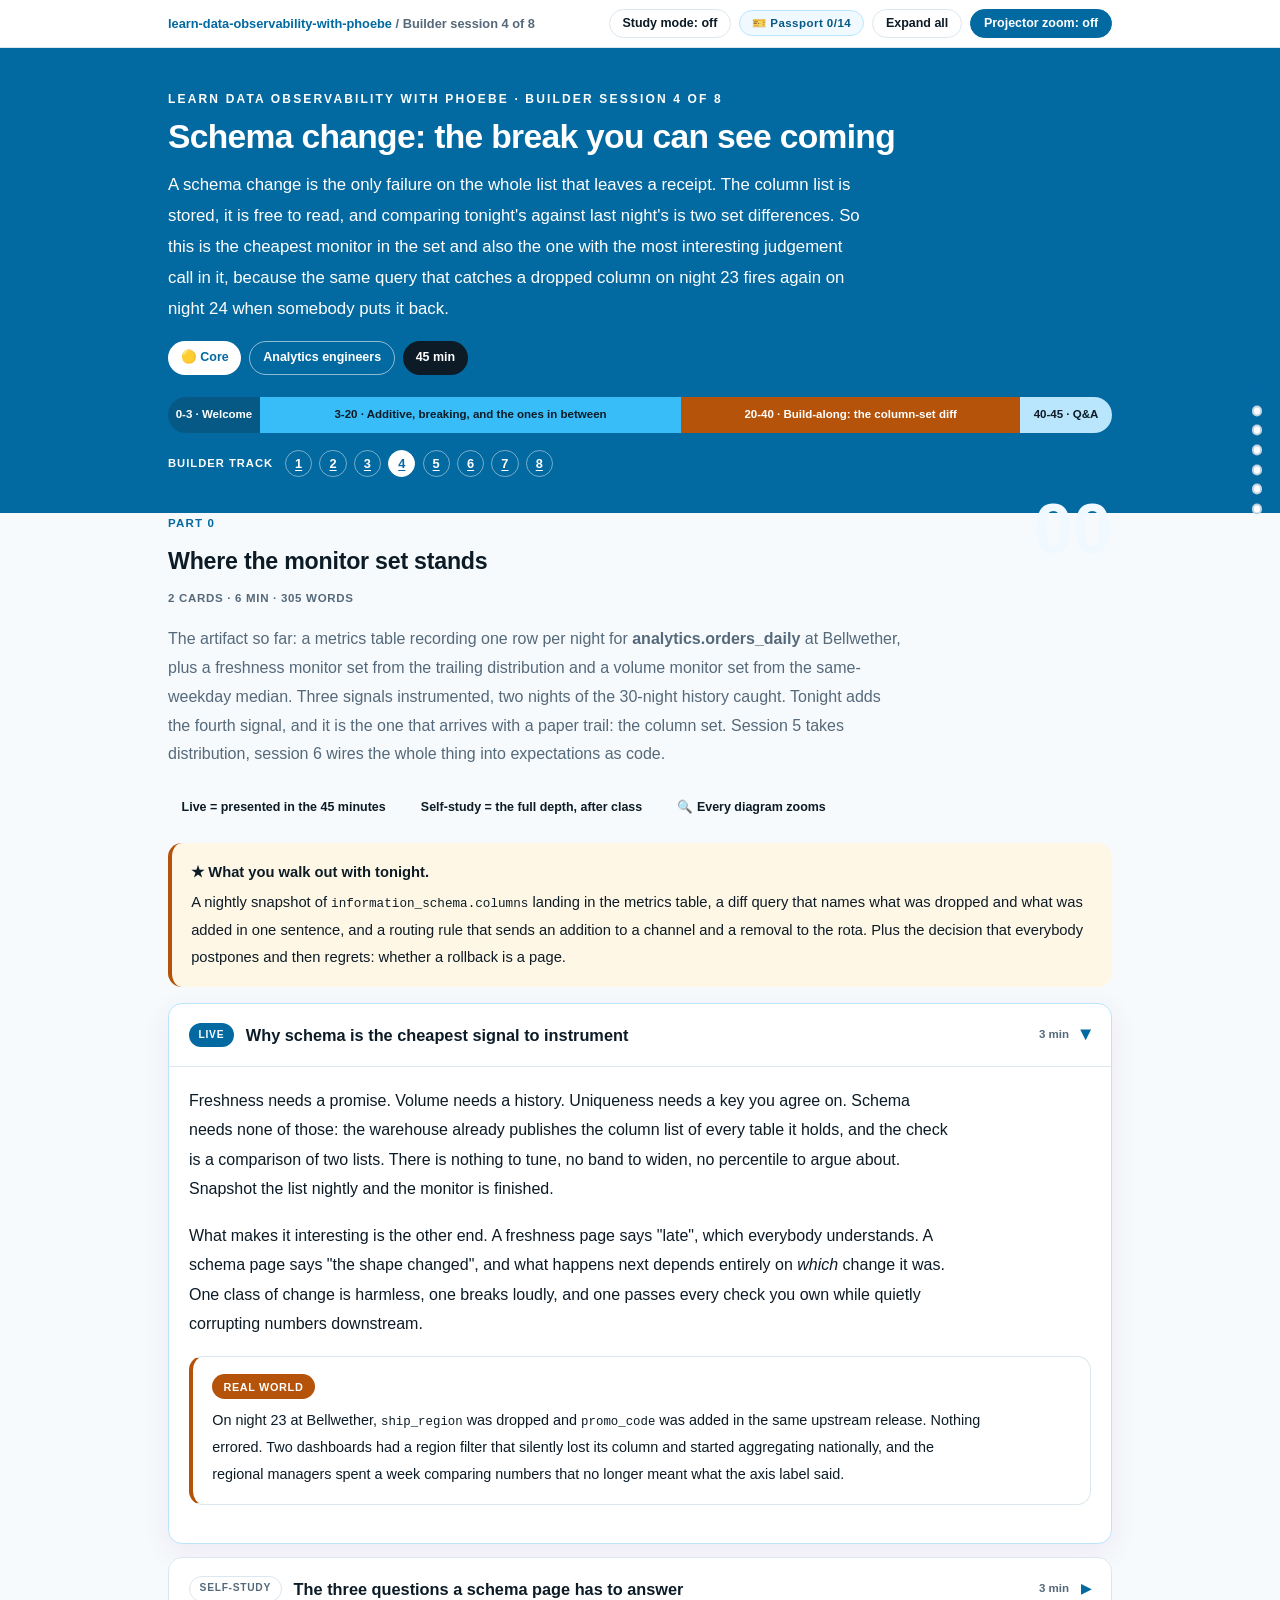
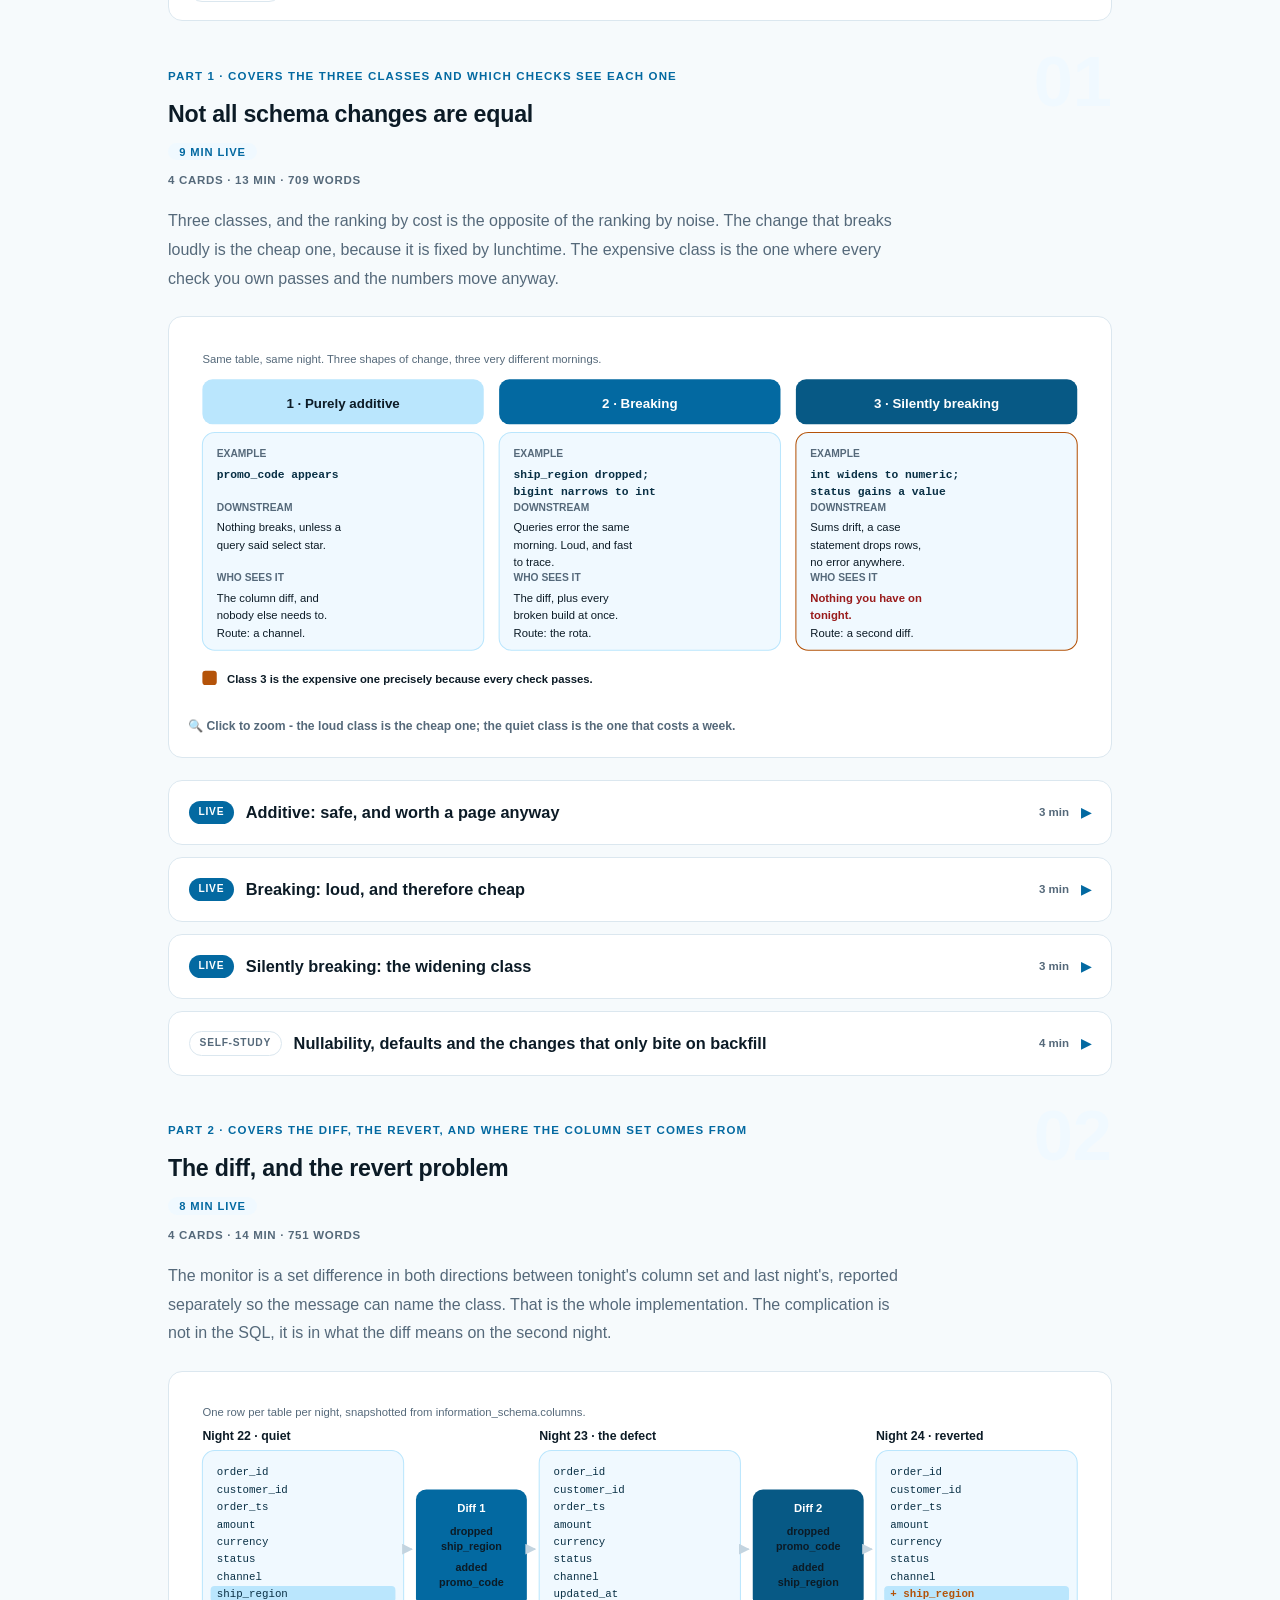
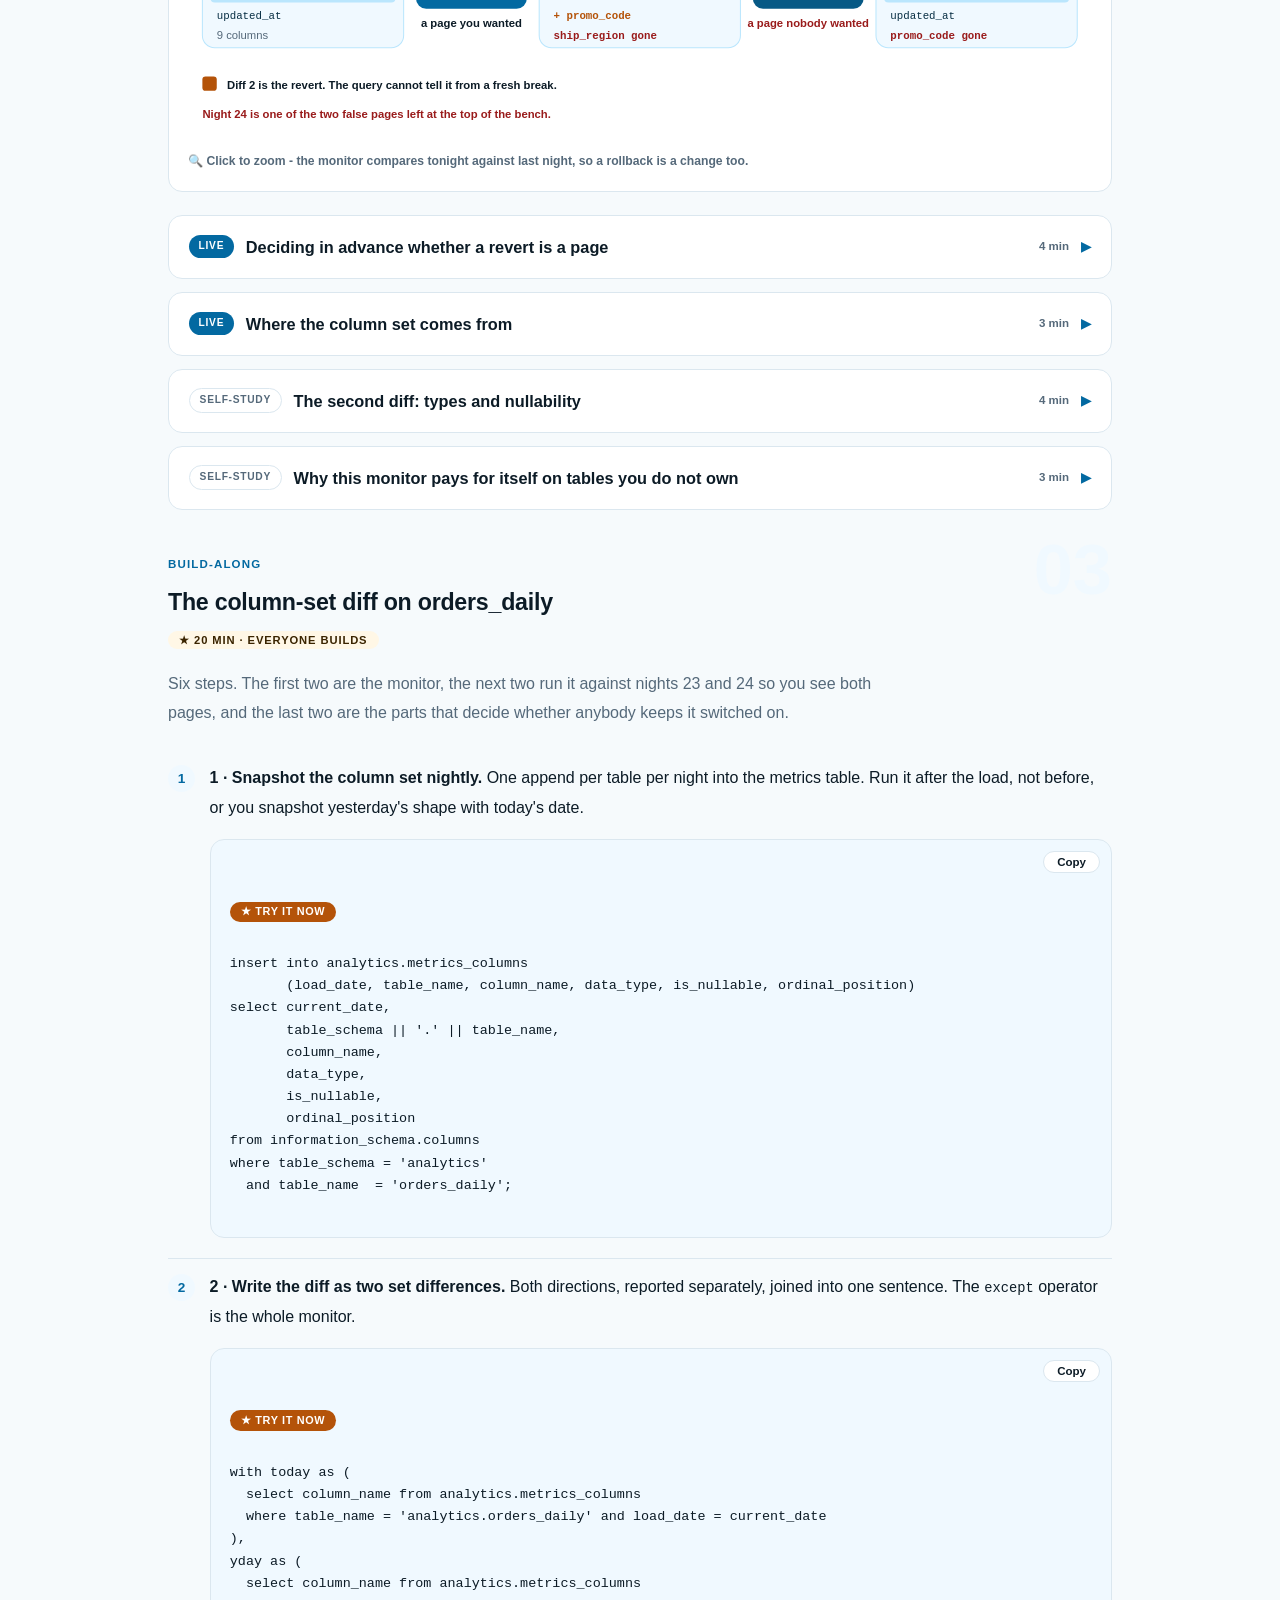
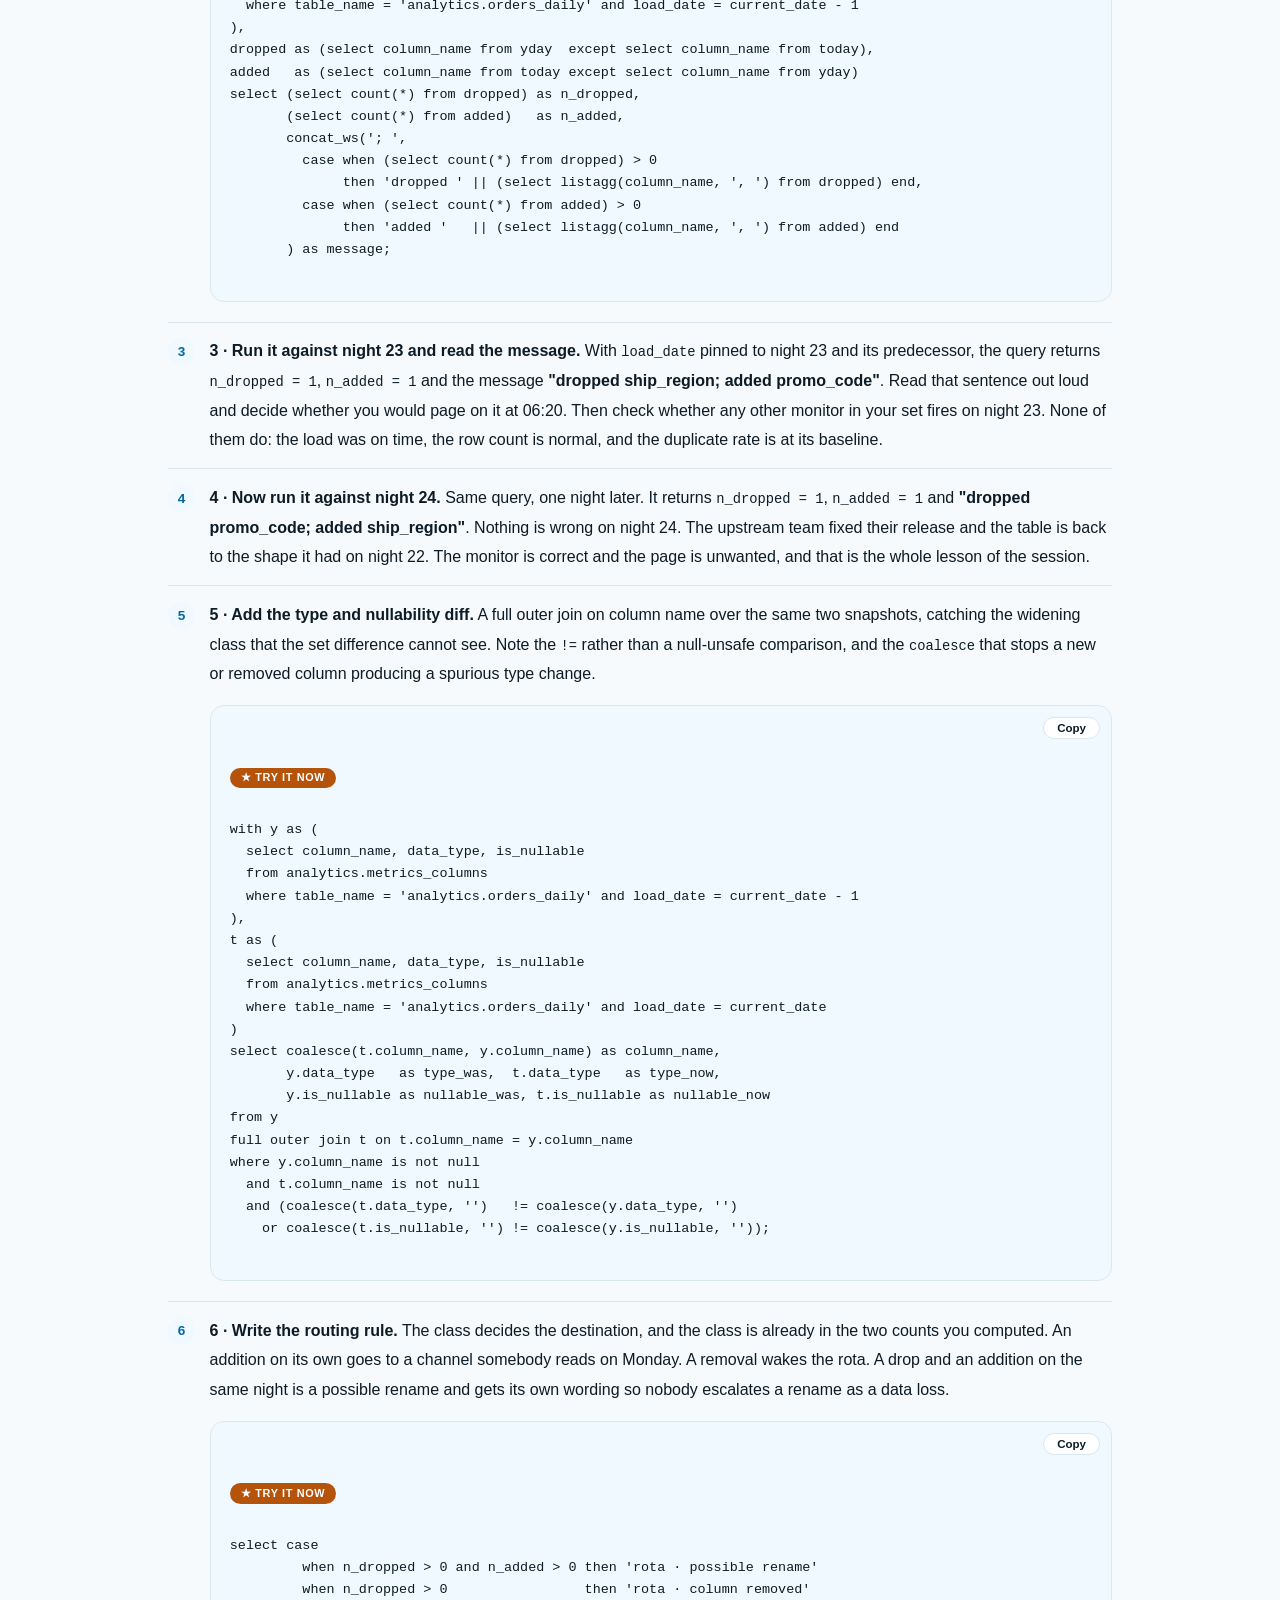
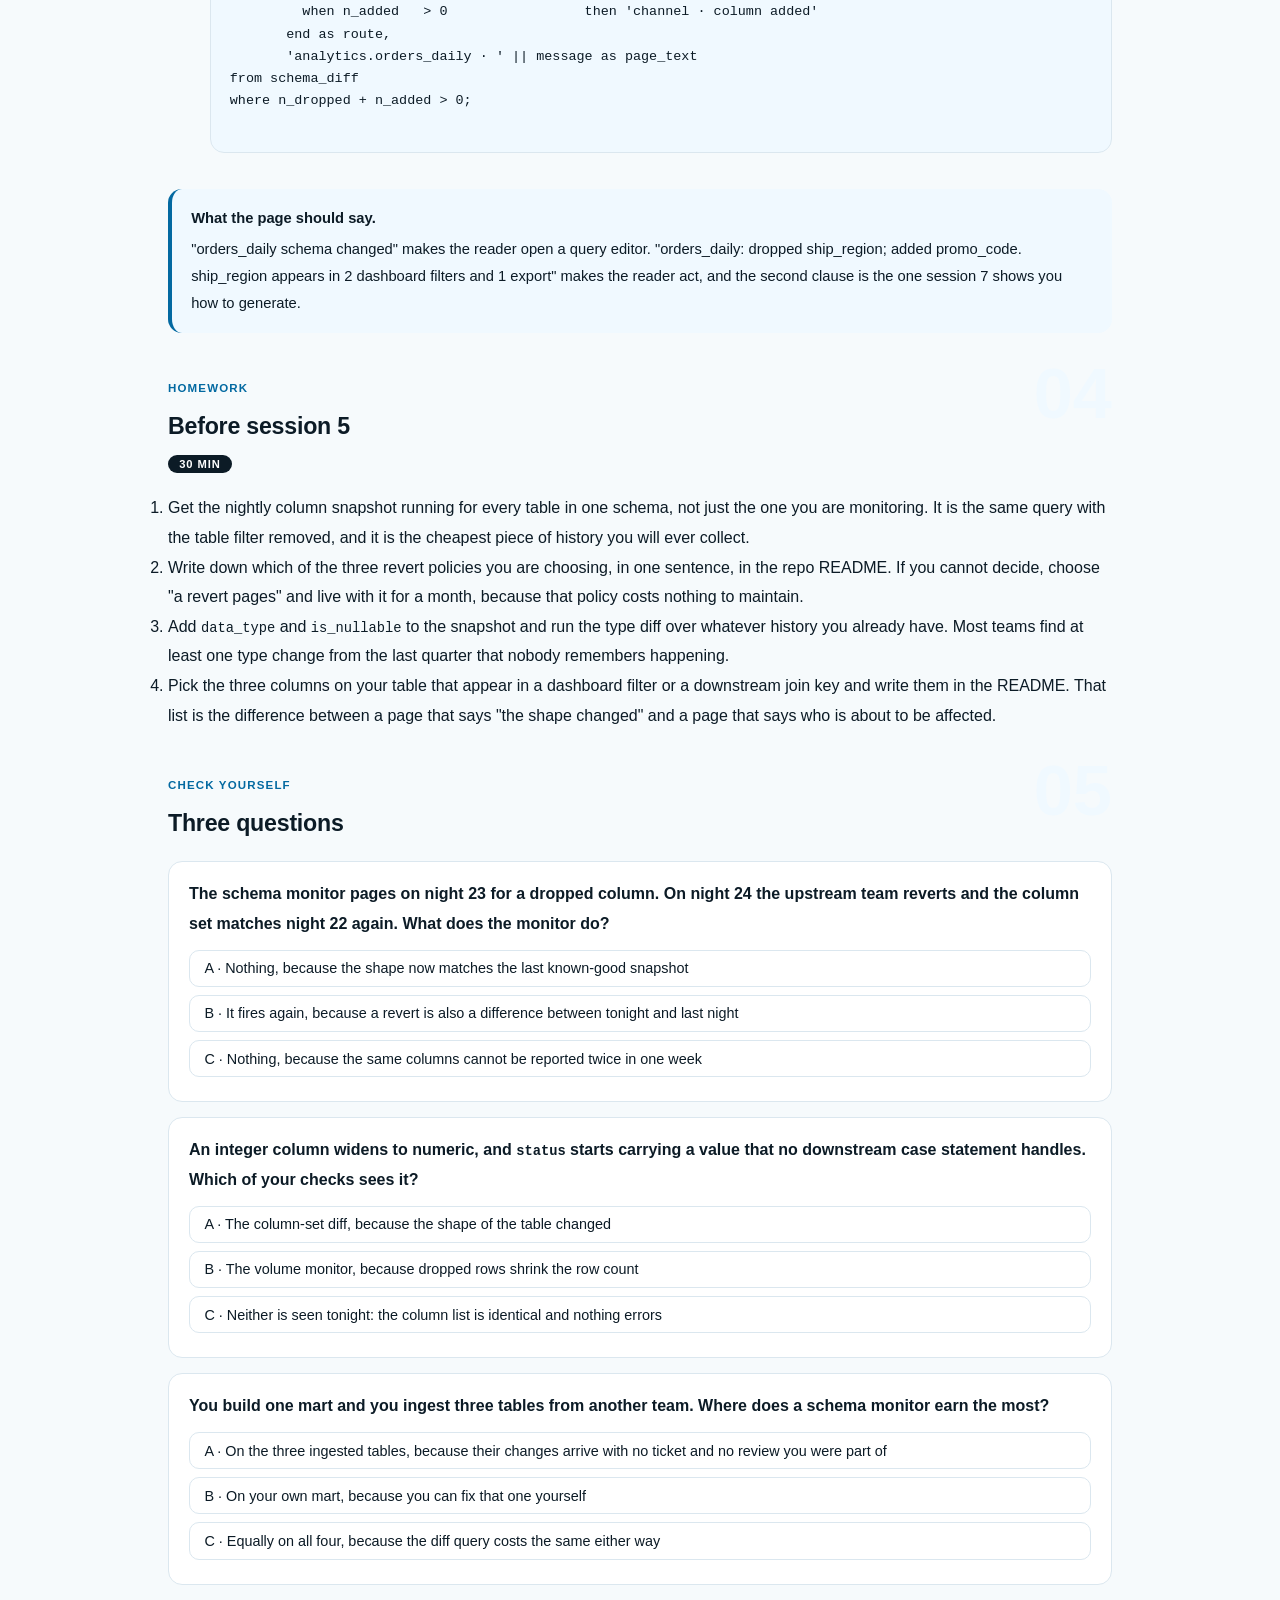
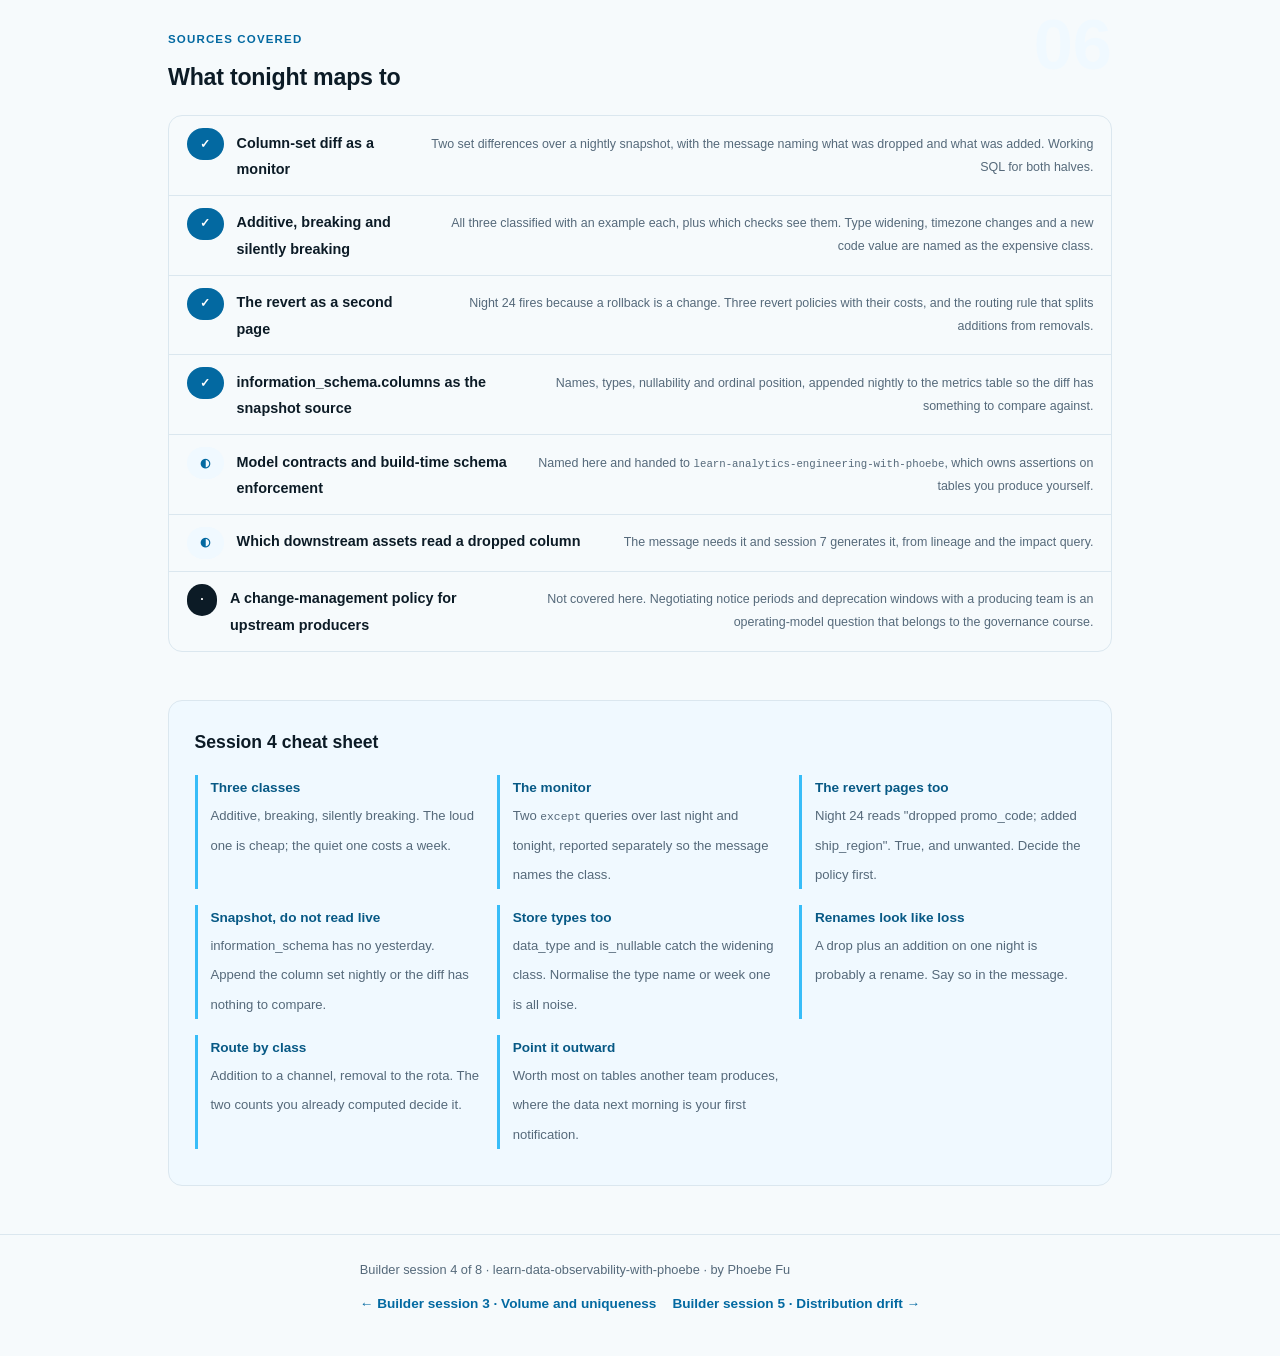
<file: courses/b4-schema-change.html>
<!DOCTYPE html>
<html lang="en">
<head>
<meta charset="UTF-8">
<meta name="viewport" content="width=device-width, initial-scale=1.0">
<!-- social:start -->
<meta name="description" content="Builder session 4 of 8. Three classes of schema change, only one of which any check currently sees. The column-set diff in working SQL, and the honest complication: a revert is also a change, so the monitor fires twice.">
<meta property="og:type" content="article">
<meta property="og:site_name" content="Learn with Phoebe">
<meta property="og:title" content="Schema change: the break you can see coming - learn data observability with phoebe">
<meta property="og:description" content="Builder session 4 of 8. Additive, breaking, and silently breaking. The set-difference monitor, the type diff, and why a rollback pages too.">
<meta property="og:url" content="https://phoebefu6.github.io/learn-data-observability-with-phoebe/courses/b4-schema-change.html">
<meta property="og:image" content="https://phoebefu6.github.io/learn-data-observability-with-phoebe/assets/og-cover.png">
<meta property="og:image:width" content="1200">
<meta property="og:image:height" content="630">
<meta name="twitter:card" content="summary_large_image">
<meta name="twitter:title" content="Schema change: the break you can see coming - learn data observability with phoebe">
<meta name="twitter:description" content="Two set differences, one page you wanted and one you did not.">
<meta name="twitter:image" content="https://phoebefu6.github.io/learn-data-observability-with-phoebe/assets/og-cover.png">
<!-- social:end -->
<title>Builder session 4 · Schema change: the break you can see coming - learn data observability with phoebe</title>
<link rel="stylesheet" href="../assets/style.css?v=25">
</head>
<body>

<div class="toolbar">
  <div class="wrap">
    <span class="crumb"><a href="../index.html">learn-data-observability-with-phoebe</a> / Builder session 4 of 8</span>
    <button class="btn" id="toggle-all" type="button">Expand all</button>
    <button class="btn primary" id="zoom-toggle" type="button">Projector zoom: off</button>
  </div>
</div>

<header class="masthead">
  <div class="wrap">
    <div class="eyebrow">Learn Data Observability with Phoebe · Builder session 4 of 8</div>
    <h1>Schema change: the break you can <span class="accent">see coming</span></h1>
    <p class="sub">A schema change is the only failure on the whole list that leaves a receipt. The column list is stored, it is free to read, and comparing tonight's against last night's is two set differences. So this is the cheapest monitor in the set and also the one with the most interesting judgement call in it, because the same query that catches a dropped column on night 23 fires again on night 24 when somebody puts it back.</p>
    <div class="chip-row">
      <span class="chip level">🟡 Core</span>
      <span class="chip audience">Analytics engineers</span>
      <span class="chip time">45 min</span>
    </div>
    <div class="agenda">
      <span class="a1" style="flex:1">0-3 · Welcome</span>
      <span class="a2" style="flex:5">3-20 · Additive, breaking, and the ones in between</span>
      <span class="a3" style="flex:4">20-40 · Build-along: the column-set diff</span>
      <span class="a4" style="flex:1">40-45 · Q&amp;A</span>
    </div>
  </div>
</header>

<main class="wrap">

  <!-- ============ INTRO ============ -->
  <section class="section" id="intro">
    <div class="section-kicker">
      <span class="klabel">Part 0</span>
      <h2>Where the monitor set stands</h2>
    </div>
    <p class="lede">The artifact so far: a metrics table recording one row per night for <strong>analytics.orders_daily</strong> at Bellwether, plus a freshness monitor set from the trailing distribution and a volume monitor set from the same-weekday median. Three signals instrumented, two nights of the 30-night history caught. Tonight adds the fourth signal, and it is the one that arrives with a paper trail: the column set. Session 5 takes distribution, session 6 wires the whole thing into expectations as code.</p>

    <div class="legend">
      <span class="pill">Live = presented in the 45 minutes</span>
      <span class="pill">Self-study = the full depth, after class</span>
      <span class="pill">🔍 Every diagram zooms</span>
    </div>

    <div class="callout win">
      <p><strong>★ What you walk out with tonight.</strong> A nightly snapshot of <code class="mono">information_schema.columns</code> landing in the metrics table, a diff query that names what was dropped and what was added in one sentence, and a routing rule that sends an addition to a channel and a removal to the rota. Plus the decision that everybody postpones and then regrets: whether a rollback is a page.</p>
    </div>

    <details class="card" open>
      <summary><span class="mode live">Live</span>Why schema is the cheapest signal to instrument<span class="mini">3 min</span><span class="caret">▶</span></summary>
      <div class="body">
        <p>Freshness needs a promise. Volume needs a history. Uniqueness needs a key you agree on. Schema needs none of those: the warehouse already publishes the column list of every table it holds, and the check is a comparison of two lists. There is nothing to tune, no band to widen, no percentile to argue about. Snapshot the list nightly and the monitor is finished.</p>
        <p>What makes it interesting is the other end. A freshness page says "late", which everybody understands. A schema page says "the shape changed", and what happens next depends entirely on <em>which</em> change it was. One class of change is harmless, one breaks loudly, and one passes every check you own while quietly corrupting numbers downstream.</p>
        <div class="callout example">
          <span class="ex-pill">Real world</span>
          <p>On night 23 at Bellwether, <code class="mono">ship_region</code> was dropped and <code class="mono">promo_code</code> was added in the same upstream release. Nothing errored. Two dashboards had a region filter that silently lost its column and started aggregating nationally, and the regional managers spent a week comparing numbers that no longer meant what the axis label said.</p>
        </div>
      </div>
    </details>

    <details class="card">
      <summary><span class="mode self">Self-study</span>The three questions a schema page has to answer<span class="mini">3 min</span><span class="caret">▶</span></summary>
      <div class="body">
        <p>A message that says "schema changed on orders_daily" sends the reader to go and look, which costs them 20 minutes before they know whether it matters. Three facts turn it into a decision:</p>
        <ul>
          <li><strong>What changed, by name.</strong> Not a count. "dropped ship_region; added promo_code" is the whole difference between a page that gets triaged and a page that gets starred for later.</li>
          <li><strong>Which class it belongs to.</strong> Addition only, removal, or a type change. The class is what decides the route, and the diff query can label it without any extra work.</li>
          <li><strong>Who reads the column.</strong> This is the lineage question and session 7 answers it properly. Until then, a hand-maintained list of the five columns that appear in dashboard filters gets you most of the value for an afternoon of work.</li>
        </ul>
      </div>
    </details>
  </section>

  <!-- ============ PART 1 ============ -->
  <section class="section" id="part-1">
    <div class="section-kicker">
      <span class="klabel">Part 1 · covers the three classes and which checks see each one</span>
      <h2>Not all schema changes are equal</h2>
      <span class="tag concept">9 min live</span>
    </div>
    <p class="lede">Three classes, and the ranking by cost is the opposite of the ranking by noise. The change that breaks loudly is the cheap one, because it is fixed by lunchtime. The expensive class is the one where every check you own passes and the numbers move anyway.</p>

    <figure class="zoomable">
      <svg viewBox="0 0 880 360" xmlns="http://www.w3.org/2000/svg" role="img" aria-label="Three classes of schema change side by side. Purely additive: a new column appears, nothing breaks, the column diff sees it. Breaking: a column is dropped or a type narrows, queries error the same morning, the diff sees it. Silently breaking: a type widens or a code column gains a value, nothing errors, and no check currently sees it at all.">
        <style>
          .b4aT { font: 800 13px Inter, sans-serif; fill: #fff; }
          .b4aTi { font: 800 13px Inter, sans-serif; fill: #0C1B26; }
          .b4aK { font: 700 10px Inter, sans-serif; fill: #55697A; }
          .b4aB { font: 400 11px Inter, sans-serif; fill: #0C1B26; }
          .b4aQ { font: 600 11px "SFMono-Regular", Menlo, monospace; fill: #082F44; }
          .b4aR { font: 700 11px Inter, sans-serif; fill: #991B1B; }
          .b4aN { font: 700 11px Inter, sans-serif; fill: #0C1B26; }
          .b4aM { font: 400 11px Inter, sans-serif; fill: #55697A; }
        </style>

        <text class="b4aM" x="14" y="26">Same table, same night. Three shapes of change, three very different mornings.</text>

        <rect x="14" y="42" width="274" height="44" rx="10" fill="#BAE6FD"></rect>
        <text class="b4aTi" x="151" y="70" text-anchor="middle">1 · Purely additive</text>
        <rect x="14" y="94" width="274" height="212" rx="12" fill="#F0F9FF" stroke="#BAE6FD"></rect>
        <text class="b4aK" x="28" y="118">EXAMPLE</text>
        <text class="b4aQ" x="28" y="138">promo_code appears</text>
        <text class="b4aK" x="28" y="170">DOWNSTREAM</text>
        <text class="b4aB" x="28" y="190">Nothing breaks, unless a</text>
        <text class="b4aB" x="28" y="207">query said select star.</text>
        <text class="b4aK" x="28" y="239">WHO SEES IT</text>
        <text class="b4aB" x="28" y="259">The column diff, and</text>
        <text class="b4aB" x="28" y="276">nobody else needs to.</text>
        <text class="b4aB" x="28" y="293" fill="#55697A">Route: a channel.</text>

        <rect x="303" y="42" width="274" height="44" rx="10" fill="#0369A1"></rect>
        <text class="b4aT" x="440" y="70" text-anchor="middle">2 · Breaking</text>
        <rect x="303" y="94" width="274" height="212" rx="12" fill="#F0F9FF" stroke="#BAE6FD"></rect>
        <text class="b4aK" x="317" y="118">EXAMPLE</text>
        <text class="b4aQ" x="317" y="138">ship_region dropped;</text>
        <text class="b4aQ" x="317" y="155">bigint narrows to int</text>
        <text class="b4aK" x="317" y="170">DOWNSTREAM</text>
        <text class="b4aB" x="317" y="190">Queries error the same</text>
        <text class="b4aB" x="317" y="207">morning. Loud, and fast</text>
        <text class="b4aB" x="317" y="224">to trace.</text>
        <text class="b4aK" x="317" y="239">WHO SEES IT</text>
        <text class="b4aB" x="317" y="259">The diff, plus every</text>
        <text class="b4aB" x="317" y="276">broken build at once.</text>
        <text class="b4aB" x="317" y="293" fill="#55697A">Route: the rota.</text>

        <rect x="592" y="42" width="274" height="44" rx="10" fill="#075985"></rect>
        <text class="b4aT" x="729" y="70" text-anchor="middle">3 · Silently breaking</text>
        <rect x="592" y="94" width="274" height="212" rx="12" fill="#F0F9FF" stroke="#B45309"></rect>
        <text class="b4aK" x="606" y="118">EXAMPLE</text>
        <text class="b4aQ" x="606" y="138">int widens to numeric;</text>
        <text class="b4aQ" x="606" y="155">status gains a value</text>
        <text class="b4aK" x="606" y="170">DOWNSTREAM</text>
        <text class="b4aB" x="606" y="190">Sums drift, a case</text>
        <text class="b4aB" x="606" y="207">statement drops rows,</text>
        <text class="b4aB" x="606" y="224">no error anywhere.</text>
        <text class="b4aK" x="606" y="239">WHO SEES IT</text>
        <text class="b4aR" x="606" y="259">Nothing you have on</text>
        <text class="b4aR" x="606" y="276">tonight.</text>
        <text class="b4aB" x="606" y="293" fill="#55697A">Route: a second diff.</text>

        <rect x="14" y="326" width="14" height="14" rx="3" fill="#B45309"></rect>
        <text class="b4aN" x="38" y="338">Class 3 is the expensive one precisely because every check passes.</text>
      </svg>
      <figcaption>🔍 Click to zoom - the loud class is the cheap one; the quiet class is the one that costs a week.</figcaption>
    </figure>

    <details class="card">
      <summary><span class="mode live">Live</span>Additive: safe, and worth a page anyway<span class="mini">3 min</span><span class="caret">▶</span></summary>
      <div class="body">
        <p>A new column appears. Every existing query names its columns explicitly, so every existing query is unaffected. This is the class that a schema monitor is accused of being noisy about, and the accusation is fair right up to the moment somebody deploys a model that reads the table with <code class="mono">select *</code> and gains a column nobody validated.</p>
        <p>An addition is still worth knowing about for a reason that has nothing to do with breakage: it is evidence that an upstream team shipped something. A new column is the only free notification you will ever get that a producer changed their mind about what this table contains. Route it to a channel, not to a person, and read it once a week.</p>
        <div class="callout tip">
          <p><strong>The one case where additive is not additive.</strong> A column added with the same name as one you had computed downstream. Your model produces <code class="mono">promo_code</code> from a join, the source starts producing <code class="mono">promo_code</code> natively, and now two things with one name disagree. This is the additive change that has caused the most damage in practice.</p>
        </div>
      </div>
    </details>

    <details class="card">
      <summary><span class="mode live">Live</span>Breaking: loud, and therefore cheap<span class="mini">3 min</span><span class="caret">▶</span></summary>
      <div class="body">
        <p>A column is dropped, or renamed, which the warehouse reports as one drop plus one addition. Or a type narrows: <code class="mono">bigint</code> to <code class="mono">int</code>, <code class="mono">numeric(18,4)</code> to <code class="mono">numeric(10,2)</code>, a wide varchar to a short one. Anything that can no longer hold the values that used to fit.</p>
        <p>These fail fast and they fail visibly. Builds error, dashboards show a column-not-found message, and somebody complains within the hour. The monitor buys you the head start between the load finishing and the first human noticing, which on a nightly table is often the difference between fixing it before 09:00 and explaining it at 09:15.</p>
        <p>Renames deserve one specific warning. A set difference reports a rename as <code class="mono">dropped ship_region; added shipping_region</code>, and a tired reader at 07:00 sees "dropped" and starts an incident. Worth teaching the message to say "possible rename" when a drop and an addition arrive on the same night, which costs one line of logic and saves a false escalation.</p>
      </div>
    </details>

    <details class="card">
      <summary><span class="mode live">Live</span>Silently breaking: the widening class<span class="mini">3 min</span><span class="caret">▶</span></summary>
      <div class="body">
        <p>The class that costs real money. Nothing errors, no query fails, and the column list is unchanged, so a column-set diff is blind to all of it.</p>
        <ul>
          <li><strong>A type widens.</strong> An integer becomes a numeric. Every downstream sum still runs, and results that used to be whole numbers now carry fractions that a rounding step in a report may or may not handle the same way as before.</li>
          <li><strong>A timestamp loses or gains a timezone.</strong> <code class="mono">timestamp</code> to <code class="mono">timestamptz</code> is a widening in the type system and a change of meaning in the data. Every date-bucketed count shifts by the offset, which for a grocery delivery company means orders moving between days.</li>
          <li><strong>A code column starts carrying a new value.</strong> <code class="mono">status</code> gains <code class="mono">held</code>. Every <code class="mono">case when status in ('placed','shipped','cancelled')</code> in the estate now sends those rows to the <code class="mono">else</code> branch or drops them entirely, and the totals get quietly smaller.</li>
        </ul>
        <p>The first two are catchable with a second diff on <code class="mono">data_type</code>, which is the same query shape and the same free metadata. The third is not a schema change at all in the strict sense: the column list and the types are identical. It is a distribution change, and it belongs to the segment-share statistic in session 5.</p>
      </div>
    </details>

    <details class="card">
      <summary><span class="mode self">Self-study</span>Nullability, defaults and the changes that only bite on backfill<span class="mini">4 min</span><span class="caret">▶</span></summary>
      <div class="body">
        <p>Three more shapes worth storing in the snapshot, all of them free and all of them invisible to a column-set diff.</p>
        <table class="clean">
          <thead>
            <tr><th>Change</th><th>What breaks</th><th>When you find out</th></tr>
          </thead>
          <tbody>
            <tr><td>A column goes from not-null to nullable</td><td>Nothing today. Joins start dropping rows the first night a null actually arrives</td><td>Days or weeks later, as a volume drift nobody can explain</td></tr>
            <tr><td>A default is added or removed</td><td>Rows that used to carry a value now carry null, or the reverse</td><td>On the next insert path that omits the column</td></tr>
            <tr><td>Column order changes</td><td>Anything positional: a copy command, an unload, a stored insert without a column list</td><td>Immediately and confusingly, with values in the wrong columns</td></tr>
          </tbody>
        </table>
        <p>Nullability is the one to store first, because it is a single extra column in the snapshot and it is the leading indicator for a null-rate incident of exactly the kind session 5 measures. A column that became nullable on night 20 and jumped to 11 percent null on night 25 is not a mystery. It is a change you already recorded.</p>
      </div>
    </details>
  </section>

  <!-- ============ PART 2 ============ -->
  <section class="section" id="part-2">
    <div class="section-kicker">
      <span class="klabel">Part 2 · covers the diff, the revert, and where the column set comes from</span>
      <h2>The diff, and the revert problem</h2>
      <span class="tag concept">8 min live</span>
    </div>
    <p class="lede">The monitor is a set difference in both directions between tonight's column set and last night's, reported separately so the message can name the class. That is the whole implementation. The complication is not in the SQL, it is in what the diff means on the second night.</p>

    <figure class="zoomable">
      <svg viewBox="0 0 880 340" xmlns="http://www.w3.org/2000/svg" role="img" aria-label="Three nightly column-set snapshots for orders_daily. Night 22 holds the nine base columns. Night 23 has lost ship_region and gained promo_code, and the first diff reports both. Night 24 has reverted to the night 22 column set, and the second diff reports the reverse, so the monitor pages again on a night when nothing was wrong.">
        <style>
          .b4bH { font: 800 12px Inter, sans-serif; fill: #0C1B26; }
          .b4bM { font: 400 11px Inter, sans-serif; fill: #55697A; }
          .b4bC { font: 500 10.5px "SFMono-Regular", Menlo, monospace; fill: #082F44; }
          .b4bCa { font: 700 10.5px "SFMono-Regular", Menlo, monospace; fill: #B45309; }
          .b4bCr { font: 700 10.5px "SFMono-Regular", Menlo, monospace; fill: #991B1B; }
          .b4bD { font: 700 10.5px Inter, sans-serif; fill: #0C1B26; }
          .b4bK { font: 800 11px Inter, sans-serif; fill: #fff; }
          .b4bR { font: 700 11px Inter, sans-serif; fill: #991B1B; }
          .b4bN { font: 700 11px Inter, sans-serif; fill: #0C1B26; }
        </style>
        <defs>
          <marker id="b4bAr" viewBox="0 0 10 10" refX="9" refY="5" markerWidth="7" markerHeight="7" orient="auto">
            <path d="M0,0 L10,5 L0,10 z" fill="#C3D4E0"></path>
          </marker>
        </defs>

        <text class="b4bM" x="14" y="24">One row per table per night, snapshotted from information_schema.columns.</text>

        <text class="b4bH" x="14" y="48">Night 22 · quiet</text>
        <rect x="14" y="58" width="196" height="192" rx="12" fill="#F0F9FF" stroke="#BAE6FD"></rect>
        <text class="b4bC" x="28" y="82">order_id</text>
        <text class="b4bC" x="28" y="99">customer_id</text>
        <text class="b4bC" x="28" y="116">order_ts</text>
        <text class="b4bC" x="28" y="133">amount</text>
        <text class="b4bC" x="28" y="150">currency</text>
        <text class="b4bC" x="28" y="167">status</text>
        <text class="b4bC" x="28" y="184">channel</text>
        <rect x="22" y="190" width="180" height="16" rx="4" fill="#BAE6FD"></rect>
        <text class="b4bC" x="28" y="201">ship_region</text>
        <text class="b4bC" x="28" y="222">updated_at</text>
        <text class="b4bM" x="28" y="242">9 columns</text>

        <text class="b4bH" x="342" y="48">Night 23 · the defect</text>
        <rect x="342" y="58" width="196" height="192" rx="12" fill="#F0F9FF" stroke="#BAE6FD"></rect>
        <text class="b4bC" x="356" y="82">order_id</text>
        <text class="b4bC" x="356" y="99">customer_id</text>
        <text class="b4bC" x="356" y="116">order_ts</text>
        <text class="b4bC" x="356" y="133">amount</text>
        <text class="b4bC" x="356" y="150">currency</text>
        <text class="b4bC" x="356" y="167">status</text>
        <text class="b4bC" x="356" y="184">channel</text>
        <text class="b4bC" x="356" y="201">updated_at</text>
        <text class="b4bCa" x="356" y="222">+ promo_code</text>
        <text class="b4bCr" x="356" y="242">ship_region gone</text>

        <text class="b4bH" x="670" y="48">Night 24 · reverted</text>
        <rect x="670" y="58" width="196" height="192" rx="12" fill="#F0F9FF" stroke="#BAE6FD"></rect>
        <text class="b4bC" x="684" y="82">order_id</text>
        <text class="b4bC" x="684" y="99">customer_id</text>
        <text class="b4bC" x="684" y="116">order_ts</text>
        <text class="b4bC" x="684" y="133">amount</text>
        <text class="b4bC" x="684" y="150">currency</text>
        <text class="b4bC" x="684" y="167">status</text>
        <text class="b4bC" x="684" y="184">channel</text>
        <rect x="678" y="190" width="180" height="16" rx="4" fill="#BAE6FD"></rect>
        <text class="b4bCa" x="684" y="201">+ ship_region</text>
        <text class="b4bC" x="684" y="222">updated_at</text>
        <text class="b4bCr" x="684" y="242">promo_code gone</text>

        <line x1="210" y1="154" x2="218" y2="154" stroke="#C3D4E0" stroke-width="1.5" marker-end="url(#b4bAr)"></line>
        <rect x="222" y="96" width="108" height="116" rx="10" fill="#0369A1"></rect>
        <text class="b4bK" x="276" y="118" text-anchor="middle">Diff 1</text>
        <text class="b4bD" x="276" y="140" text-anchor="middle" fill="#fff">dropped</text>
        <text class="b4bD" x="276" y="155" text-anchor="middle" fill="#fff">ship_region</text>
        <text class="b4bD" x="276" y="175" text-anchor="middle" fill="#fff">added</text>
        <text class="b4bD" x="276" y="190" text-anchor="middle" fill="#fff">promo_code</text>
        <line x1="330" y1="154" x2="338" y2="154" stroke="#C3D4E0" stroke-width="1.5" marker-end="url(#b4bAr)"></line>
        <text class="b4bN" x="276" y="230" text-anchor="middle">a page you wanted</text>

        <line x1="538" y1="154" x2="546" y2="154" stroke="#C3D4E0" stroke-width="1.5" marker-end="url(#b4bAr)"></line>
        <rect x="550" y="96" width="108" height="116" rx="10" fill="#075985"></rect>
        <text class="b4bK" x="604" y="118" text-anchor="middle">Diff 2</text>
        <text class="b4bD" x="604" y="140" text-anchor="middle" fill="#fff">dropped</text>
        <text class="b4bD" x="604" y="155" text-anchor="middle" fill="#fff">promo_code</text>
        <text class="b4bD" x="604" y="175" text-anchor="middle" fill="#fff">added</text>
        <text class="b4bD" x="604" y="190" text-anchor="middle" fill="#fff">ship_region</text>
        <line x1="658" y1="154" x2="666" y2="154" stroke="#C3D4E0" stroke-width="1.5" marker-end="url(#b4bAr)"></line>
        <text class="b4bR" x="604" y="230" text-anchor="middle">a page nobody wanted</text>

        <rect x="14" y="278" width="14" height="14" rx="3" fill="#B45309"></rect>
        <text class="b4bN" x="38" y="290">Diff 2 is the revert. The query cannot tell it from a fresh break.</text>
        <text class="b4bR" x="14" y="318">Night 24 is one of the two false pages left at the top of the bench.</text>
      </svg>
      <figcaption>🔍 Click to zoom - the monitor compares tonight against last night, so a rollback is a change too.</figcaption>
    </figure>

    <details class="card">
      <summary><span class="mode live">Live</span>Deciding in advance whether a revert is a page<span class="mini">4 min</span><span class="caret">▶</span></summary>
      <div class="body">
        <p>Night 23 drops <code class="mono">ship_region</code> and adds <code class="mono">promo_code</code>. Night 24 puts it back. The diff on night 24 reads <code class="mono">dropped promo_code; added ship_region</code>, which is a true statement about a real difference between two consecutive nights, and it arrives as a page on a night when nothing was wrong.</p>
        <p>There is no clever query that fixes this, because the monitor is not mistaken. It is answering the question it was asked. What has to change is the question, and there are three defensible answers:</p>
        <ul>
          <li><strong>Compare against last night.</strong> A revert pages. You accept one extra page per incident in exchange for a monitor with no state to maintain and no concept of "correct". This is what the bench runs, and it is why the top rung carries a false page it cannot remove.</li>
          <li><strong>Compare against a declared column set.</strong> A revert is silence, because the shape now matches the declaration again. The cost is that somebody has to maintain the declaration, and a declaration that drifts from reality is worse than no declaration.</li>
          <li><strong>Compare against last night, then suppress a diff that exactly inverts the previous one.</strong> Cheap, catches the common case, and quietly hides a genuine flap where a column appears and disappears nightly. If you take this route, count the suppressions and look at the count weekly.</li>
        </ul>
        <p>Pick one before the first page arrives. The reason to decide in advance is that the decision made at 07:20 on the morning of a revert is always the same one, which is to mute the monitor.</p>
      </div>
    </details>

    <details class="card">
      <summary><span class="mode live">Live</span>Where the column set comes from<span class="mini">3 min</span><span class="caret">▶</span></summary>
      <div class="body">
        <p><code class="mono">information_schema.columns</code> is in every warehouse that speaks SQL, and it carries more than the names: <code class="mono">data_type</code>, <code class="mono">is_nullable</code>, <code class="mono">character_maximum_length</code>, <code class="mono">numeric_precision</code> and <code class="mono">ordinal_position</code>. Reading it is free and instant, because it is catalogue metadata rather than data.</p>
        <p>The important part is that a live read is not enough. <code class="mono">information_schema</code> tells you what the table looks like now, and a diff needs what it looked like last night, which nothing stores for you. So the monitor has two halves: a snapshot job that appends the current column set to the metrics table every night, and a diff query that reads two nights out of it. The snapshot is the half that has to run reliably, because a missing snapshot makes tomorrow's diff compare against the wrong night and report a change that never happened.</p>
        <div class="callout tip">
          <p><strong>Snapshot the whole schema, not just the table you are monitoring.</strong> The row is nine values wide and there are maybe 400 tables. Storing all of them costs nothing and means that the next time somebody asks when a column disappeared, the answer is a query rather than an archaeology project.</p>
        </div>
      </div>
    </details>

    <details class="card">
      <summary><span class="mode self">Self-study</span>The second diff: types and nullability<span class="mini">4 min</span><span class="caret">▶</span></summary>
      <div class="body">
        <p>Once the snapshot carries <code class="mono">data_type</code> and <code class="mono">is_nullable</code>, the second diff is a full outer join on column name rather than two set differences, and it catches the first two members of the silent class.</p>
        <p>Two practical notes. First, warehouses report type names inconsistently across versions, so <code class="mono">numeric</code> can become <code class="mono">decimal</code> with no underlying change at all. Normalise the type string before comparing, or your first week is all false pages. Second, distinguish widening from narrowing in the message: <code class="mono">int</code> to <code class="mono">bigint</code> is almost always safe and worth a channel note, while <code class="mono">bigint</code> to <code class="mono">int</code> can truncate and belongs on the rota.</p>
        <p>Precision is the one people skip and regret. <code class="mono">numeric(18,4)</code> to <code class="mono">numeric(18,2)</code> is neither an addition, a removal, nor a type change by name. It is a silent rounding of every amount in the table, and it shows up as a two-cent difference in a reconciliation three weeks later.</p>
      </div>
    </details>

    <details class="card">
      <summary><span class="mode self">Self-study</span>Why this monitor pays for itself on tables you do not own<span class="mini">3 min</span><span class="caret">▶</span></summary>
      <div class="body">
        <p>On a table you build, a schema change is something you did. It is in a pull request, it went through review, and the diff mostly tells you what you already know. The monitor is still worth having, because the deploy that changed the shape was not always the deploy you were watching, but its value is modest.</p>
        <p>On a table another team produces, a schema change is an event you had no part in. There was no ticket on your board, no review you were invited to, and the first signal available to you is the shape of the data on the morning after. That is exactly the gap a metadata monitor exists to fill, and it is why the schema check earns its slot on ingested and third-party tables far more than on your own marts.</p>
        <p>Build-time schema enforcement on tables you produce is a different mechanism with different tooling, and it belongs to the transform project's own contracts. <code class="mono">learn-analytics-engineering-with-phoebe</code> covers that side.</p>
      </div>
    </details>
  </section>

  <!-- ============ DEMO ============ -->
  <section class="section" id="demo-1">
    <div class="section-kicker">
      <span class="klabel">Build-along</span>
      <h2>The column-set diff on orders_daily</h2>
      <span class="tag demo">★ 20 min · everyone builds</span>
    </div>
    <p class="lede">Six steps. The first two are the monitor, the next two run it against nights 23 and 24 so you see both pages, and the last two are the parts that decide whether anybody keeps it switched on.</p>

    <div class="steps">
      <div class="step">
        <p><strong>1 · Snapshot the column set nightly.</strong> One append per table per night into the metrics table. Run it after the load, not before, or you snapshot yesterday's shape with today's date.</p>
        <div class="prompt-box good">
          <span class="label">★ Try it now</span>
insert into analytics.metrics_columns
       (load_date, table_name, column_name, data_type, is_nullable, ordinal_position)
select current_date,
       table_schema || '.' || table_name,
       column_name,
       data_type,
       is_nullable,
       ordinal_position
from information_schema.columns
where table_schema = 'analytics'
  and table_name  = 'orders_daily';
        </div>
      </div>
      <div class="step">
        <p><strong>2 · Write the diff as two set differences.</strong> Both directions, reported separately, joined into one sentence. The <code class="mono">except</code> operator is the whole monitor.</p>
        <div class="prompt-box good">
          <span class="label">★ Try it now</span>
with today as (
  select column_name from analytics.metrics_columns
  where table_name = 'analytics.orders_daily' and load_date = current_date
),
yday as (
  select column_name from analytics.metrics_columns
  where table_name = 'analytics.orders_daily' and load_date = current_date - 1
),
dropped as (select column_name from yday  except select column_name from today),
added   as (select column_name from today except select column_name from yday)
select (select count(*) from dropped) as n_dropped,
       (select count(*) from added)   as n_added,
       concat_ws('; ',
         case when (select count(*) from dropped) > 0
              then 'dropped ' || (select listagg(column_name, ', ') from dropped) end,
         case when (select count(*) from added) > 0
              then 'added '   || (select listagg(column_name, ', ') from added) end
       ) as message;
        </div>
      </div>
      <div class="step">
        <p><strong>3 · Run it against night 23 and read the message.</strong> With <code class="mono">load_date</code> pinned to night 23 and its predecessor, the query returns <code class="mono">n_dropped = 1</code>, <code class="mono">n_added = 1</code> and the message <strong>"dropped ship_region; added promo_code"</strong>. Read that sentence out loud and decide whether you would page on it at 06:20. Then check whether any other monitor in your set fires on night 23. None of them do: the load was on time, the row count is normal, and the duplicate rate is at its baseline.</p>
      </div>
      <div class="step">
        <p><strong>4 · Now run it against night 24.</strong> Same query, one night later. It returns <code class="mono">n_dropped = 1</code>, <code class="mono">n_added = 1</code> and <strong>"dropped promo_code; added ship_region"</strong>. Nothing is wrong on night 24. The upstream team fixed their release and the table is back to the shape it had on night 22. The monitor is correct and the page is unwanted, and that is the whole lesson of the session.</p>
      </div>
      <div class="step">
        <p><strong>5 · Add the type and nullability diff.</strong> A full outer join on column name over the same two snapshots, catching the widening class that the set difference cannot see. Note the <code class="mono">!=</code> rather than a null-unsafe comparison, and the <code class="mono">coalesce</code> that stops a new or removed column producing a spurious type change.</p>
        <div class="prompt-box good">
          <span class="label">★ Try it now</span>
with y as (
  select column_name, data_type, is_nullable
  from analytics.metrics_columns
  where table_name = 'analytics.orders_daily' and load_date = current_date - 1
),
t as (
  select column_name, data_type, is_nullable
  from analytics.metrics_columns
  where table_name = 'analytics.orders_daily' and load_date = current_date
)
select coalesce(t.column_name, y.column_name) as column_name,
       y.data_type   as type_was,  t.data_type   as type_now,
       y.is_nullable as nullable_was, t.is_nullable as nullable_now
from y
full outer join t on t.column_name = y.column_name
where y.column_name is not null
  and t.column_name is not null
  and (coalesce(t.data_type, '')   != coalesce(y.data_type, '')
    or coalesce(t.is_nullable, '') != coalesce(y.is_nullable, ''));
        </div>
      </div>
      <div class="step">
        <p><strong>6 · Write the routing rule.</strong> The class decides the destination, and the class is already in the two counts you computed. An addition on its own goes to a channel somebody reads on Monday. A removal wakes the rota. A drop and an addition on the same night is a possible rename and gets its own wording so nobody escalates a rename as a data loss.</p>
        <div class="prompt-box good">
          <span class="label">★ Try it now</span>
select case
         when n_dropped > 0 and n_added > 0 then 'rota · possible rename'
         when n_dropped > 0                 then 'rota · column removed'
         when n_added   > 0                 then 'channel · column added'
       end as route,
       'analytics.orders_daily · ' || message as page_text
from schema_diff
where n_dropped + n_added > 0;
        </div>
      </div>
    </div>

    <div class="callout tip">
      <p><strong>What the page should say.</strong> "orders_daily schema changed" makes the reader open a query editor. "orders_daily: dropped ship_region; added promo_code. ship_region appears in 2 dashboard filters and 1 export" makes the reader act, and the second clause is the one session 7 shows you how to generate.</p>
    </div>
  </section>

  <!-- ============ HOMEWORK ============ -->
  <section class="section" id="exercise">
    <div class="section-kicker">
      <span class="klabel">Homework</span>
      <h2>Before session 5</h2>
      <span class="tag exercise">30 min</span>
    </div>
    <ol>
      <li>Get the nightly column snapshot running for every table in one schema, not just the one you are monitoring. It is the same query with the table filter removed, and it is the cheapest piece of history you will ever collect.</li>
      <li>Write down which of the three revert policies you are choosing, in one sentence, in the repo README. If you cannot decide, choose "a revert pages" and live with it for a month, because that policy costs nothing to maintain.</li>
      <li>Add <code class="mono">data_type</code> and <code class="mono">is_nullable</code> to the snapshot and run the type diff over whatever history you already have. Most teams find at least one type change from the last quarter that nobody remembers happening.</li>
      <li>Pick the three columns on your table that appear in a dashboard filter or a downstream join key and write them in the README. That list is the difference between a page that says "the shape changed" and a page that says who is about to be affected.</li>
    </ol>
  </section>

  <!-- ============ QUIZ ============ -->
  <section class="section" id="quiz">
    <div class="section-kicker">
      <span class="klabel">Check yourself</span>
      <h2>Three questions</h2>
    </div>

    <div class="quiz-q" data-answer="1">
      <p class="qtext">The schema monitor pages on night 23 for a dropped column. On night 24 the upstream team reverts and the column set matches night 22 again. What does the monitor do?</p>
      <button class="qopt" type="button">A · Nothing, because the shape now matches the last known-good snapshot</button>
      <button class="qopt" type="button">B · It fires again, because a revert is also a difference between tonight and last night</button>
      <button class="qopt" type="button">C · Nothing, because the same columns cannot be reported twice in one week</button>
      <p class="qwhy">The diff compares consecutive nights, not tonight against a declared shape, so the rollback is a real difference and reads "dropped promo_code; added ship_region". Night 24 is one of the two false pages that survive at the top of the bench, and the fix is a policy decision rather than a better query.</p>
    </div>

    <div class="quiz-q" data-answer="2">
      <p class="qtext">An integer column widens to numeric, and <code class="mono">status</code> starts carrying a value that no downstream case statement handles. Which of your checks sees it?</p>
      <button class="qopt" type="button">A · The column-set diff, because the shape of the table changed</button>
      <button class="qopt" type="button">B · The volume monitor, because dropped rows shrink the row count</button>
      <button class="qopt" type="button">C · Neither is seen tonight: the column list is identical and nothing errors</button>
      <p class="qwhy">This is the silently breaking class. The widening needs a second diff on <code class="mono">data_type</code>, and the new code value is not a schema change at all: the column list and the types are unchanged, which makes it a distribution question.</p>
    </div>

    <div class="quiz-q" data-answer="0">
      <p class="qtext">You build one mart and you ingest three tables from another team. Where does a schema monitor earn the most?</p>
      <button class="qopt" type="button">A · On the three ingested tables, because their changes arrive with no ticket and no review you were part of</button>
      <button class="qopt" type="button">B · On your own mart, because you can fix that one yourself</button>
      <button class="qopt" type="button">C · Equally on all four, because the diff query costs the same either way</button>
      <p class="qwhy">On a table you build, the change is in a pull request you already saw. On a table somebody else produces, the shape of the data next morning is the first signal you get, and that is precisely the gap the monitor fills.</p>
    </div>

    <p class="quiz-score"></p>
  </section>

  <!-- ============ COVERAGE ============ -->
  <section class="section" id="official">
    <div class="section-kicker">
      <span class="klabel">Sources covered</span>
      <h2>What tonight maps to</h2>
    </div>
    <div class="covered">
      <div class="covered-row">
        <span class="status pill solid">✓</span>
        <span class="name">Column-set diff as a monitor</span>
        <span class="note">Two set differences over a nightly snapshot, with the message naming what was dropped and what was added. Working SQL for both halves.</span>
      </div>
      <div class="covered-row">
        <span class="status pill solid">✓</span>
        <span class="name">Additive, breaking and silently breaking</span>
        <span class="note">All three classified with an example each, plus which checks see them. Type widening, timezone changes and a new code value are named as the expensive class.</span>
      </div>
      <div class="covered-row">
        <span class="status pill solid">✓</span>
        <span class="name">The revert as a second page</span>
        <span class="note">Night 24 fires because a rollback is a change. Three revert policies with their costs, and the routing rule that splits additions from removals.</span>
      </div>
      <div class="covered-row">
        <span class="status pill solid">✓</span>
        <span class="name">information_schema.columns as the snapshot source</span>
        <span class="note">Names, types, nullability and ordinal position, appended nightly to the metrics table so the diff has something to compare against.</span>
      </div>
      <div class="covered-row">
        <span class="status pill light">◐</span>
        <span class="name">Model contracts and build-time schema enforcement</span>
        <span class="note">Named here and handed to <code class="mono">learn-analytics-engineering-with-phoebe</code>, which owns assertions on tables you produce yourself.</span>
      </div>
      <div class="covered-row">
        <span class="status pill light">◐</span>
        <span class="name">Which downstream assets read a dropped column</span>
        <span class="note">The message needs it and session 7 generates it, from lineage and the impact query.</span>
      </div>
      <div class="covered-row">
        <span class="status pill inkpill">·</span>
        <span class="name">A change-management policy for upstream producers</span>
        <span class="note">Not covered here. Negotiating notice periods and deprecation windows with a producing team is an operating-model question that belongs to the governance course.</span>
      </div>
    </div>
  </section>

  <!-- ============ CHEAT SHEET ============ -->
  <section class="cheat" id="cheatsheet">
    <h3>Session 4 cheat sheet</h3>
    <div class="grid-2">
      <div class="cheat-item"><b>Three classes</b><span>Additive, breaking, silently breaking. The loud one is cheap; the quiet one costs a week.</span></div>
      <div class="cheat-item"><b>The monitor</b><span>Two <code class="mono">except</code> queries over last night and tonight, reported separately so the message names the class.</span></div>
      <div class="cheat-item"><b>The revert pages too</b><span>Night 24 reads "dropped promo_code; added ship_region". True, and unwanted. Decide the policy first.</span></div>
      <div class="cheat-item"><b>Snapshot, do not read live</b><span>information_schema has no yesterday. Append the column set nightly or the diff has nothing to compare.</span></div>
      <div class="cheat-item"><b>Store types too</b><span>data_type and is_nullable catch the widening class. Normalise the type name or week one is all noise.</span></div>
      <div class="cheat-item"><b>Renames look like loss</b><span>A drop plus an addition on one night is probably a rename. Say so in the message.</span></div>
      <div class="cheat-item"><b>Route by class</b><span>Addition to a channel, removal to the rota. The two counts you already computed decide it.</span></div>
      <div class="cheat-item"><b>Point it outward</b><span>Worth most on tables another team produces, where the data next morning is your first notification.</span></div>
    </div>
  </section>

</main>

<footer class="pagefoot">
  <div class="wrap">
    <p>Builder session 4 of 8 · learn-data-observability-with-phoebe · by Phoebe Fu</p>
    <nav class="pagenav">
      <a href="b3-volume-uniqueness.html">← Builder session 3 · Volume and uniqueness</a>
      <a href="b5-distribution-drift.html">Builder session 5 · Distribution drift →</a>
    </nav>
  </div>
</footer>

<script src="../assets/app.js?v=23"></script>
</body>
</html>
</file>
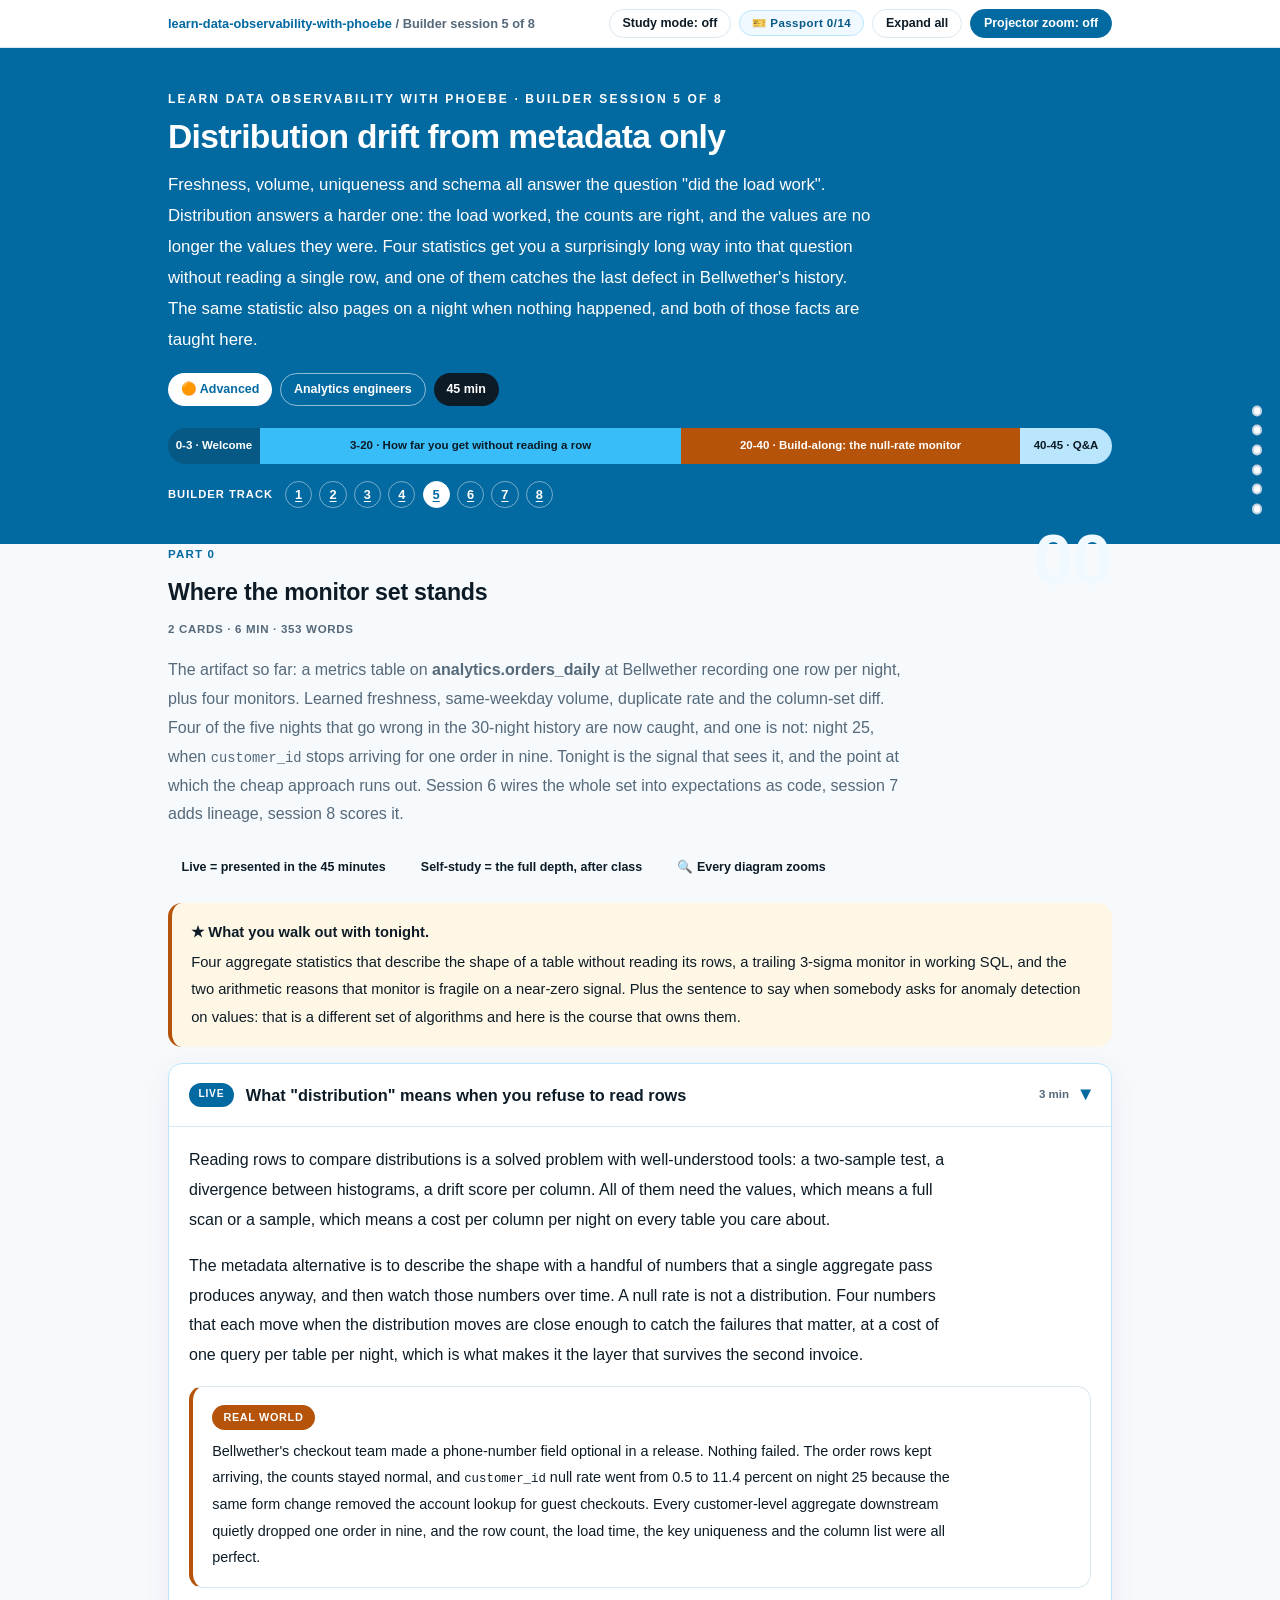
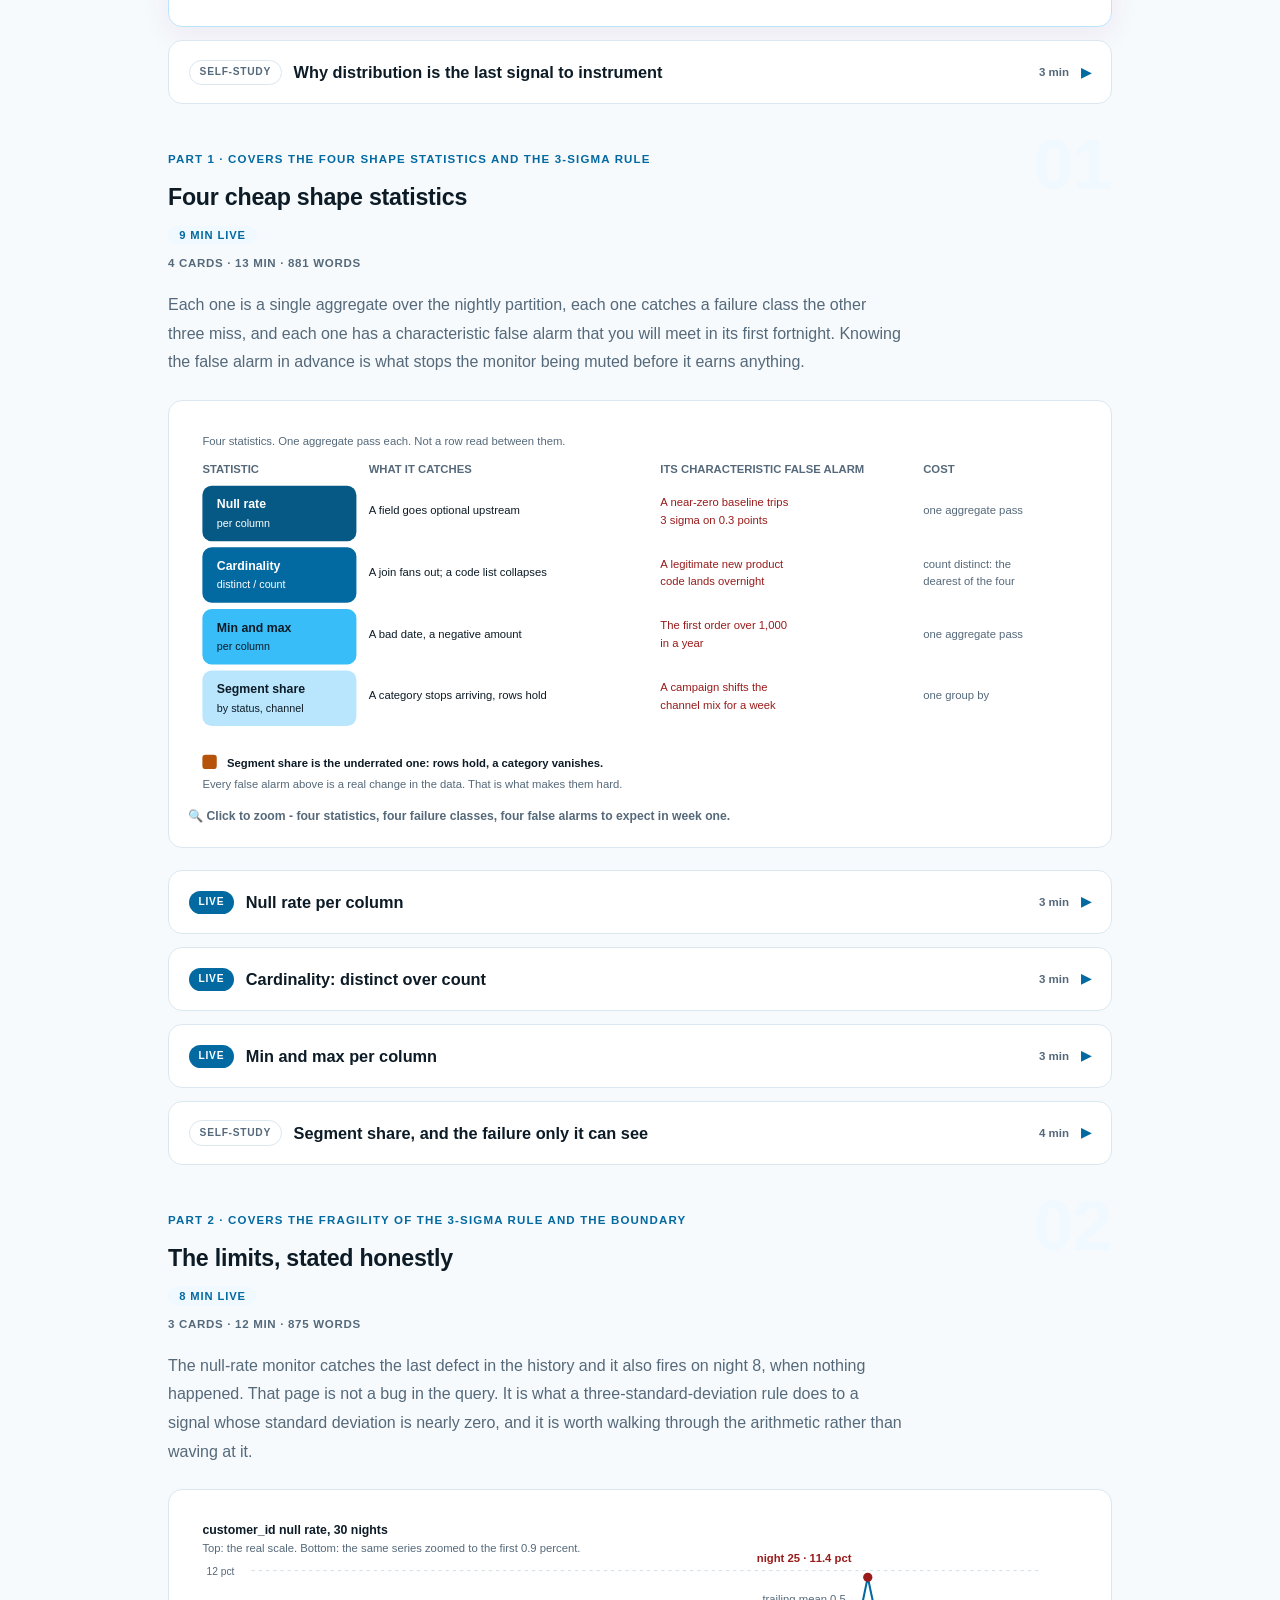
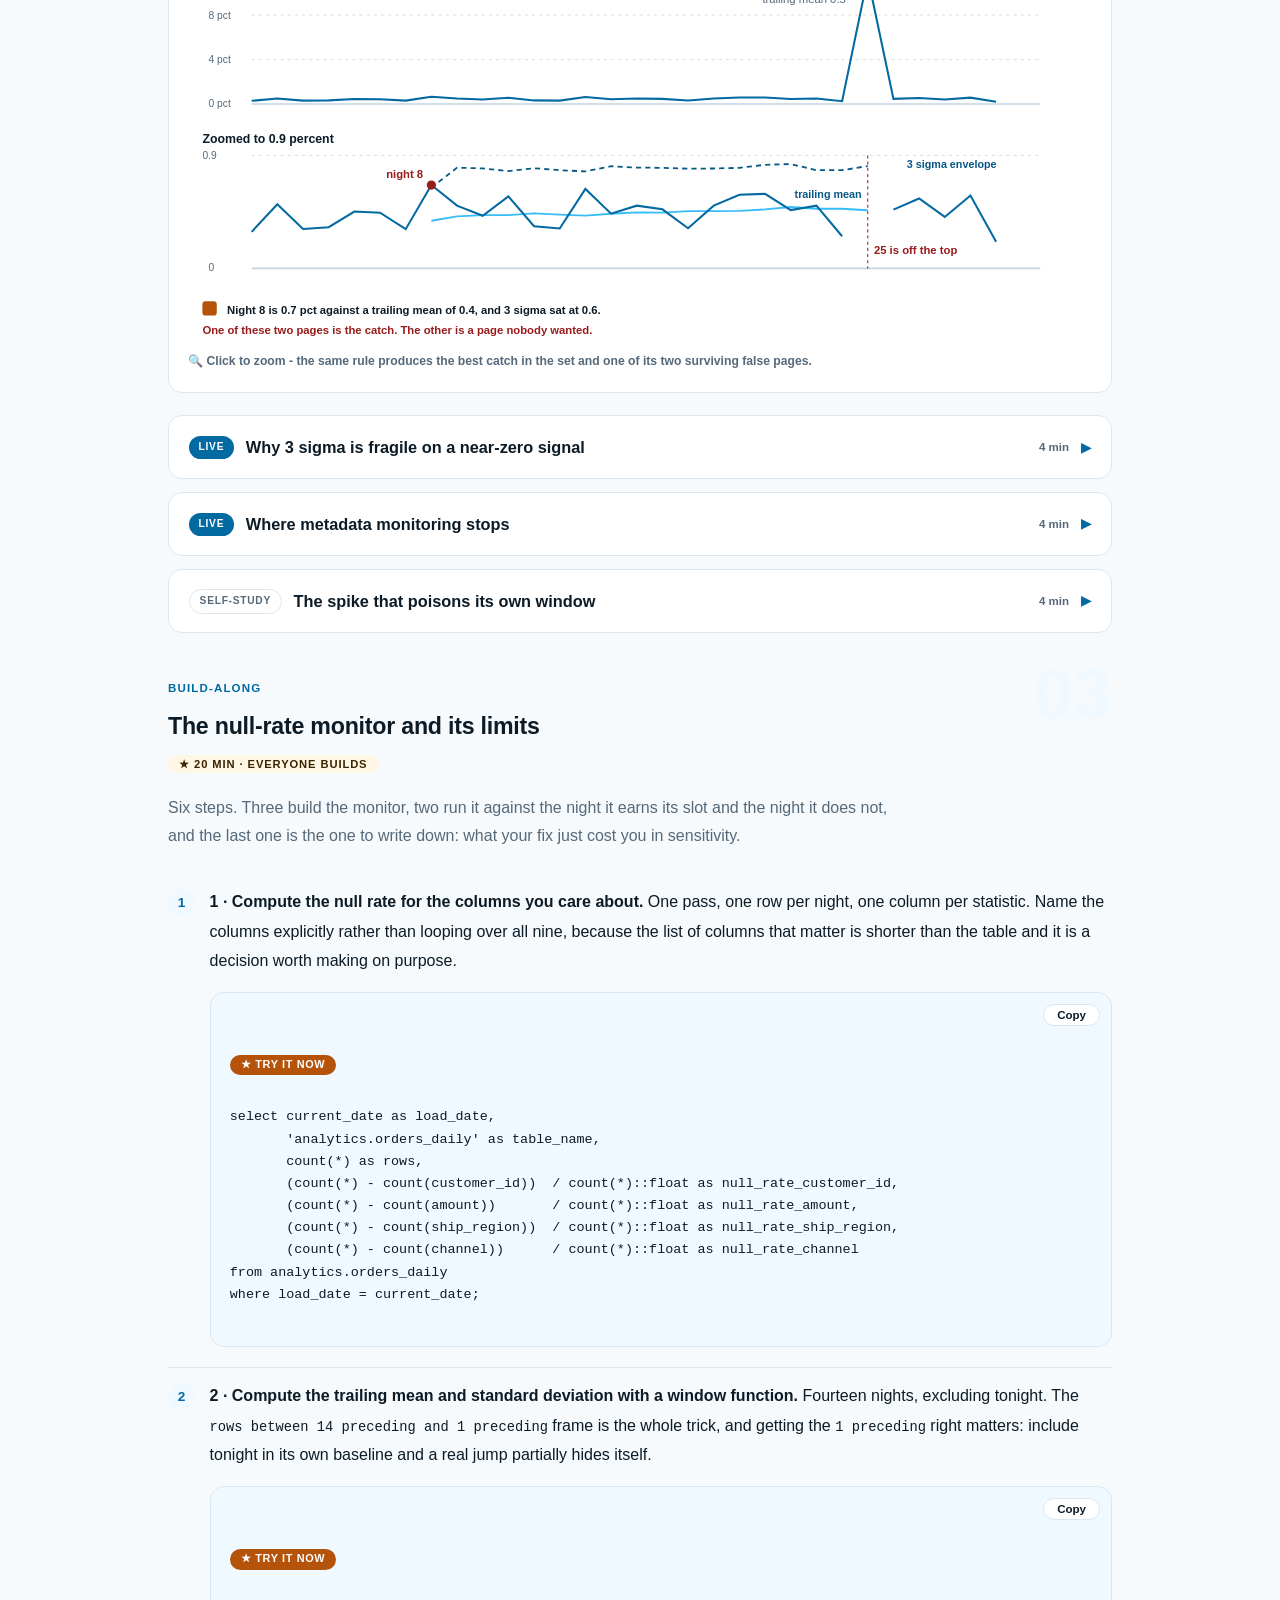
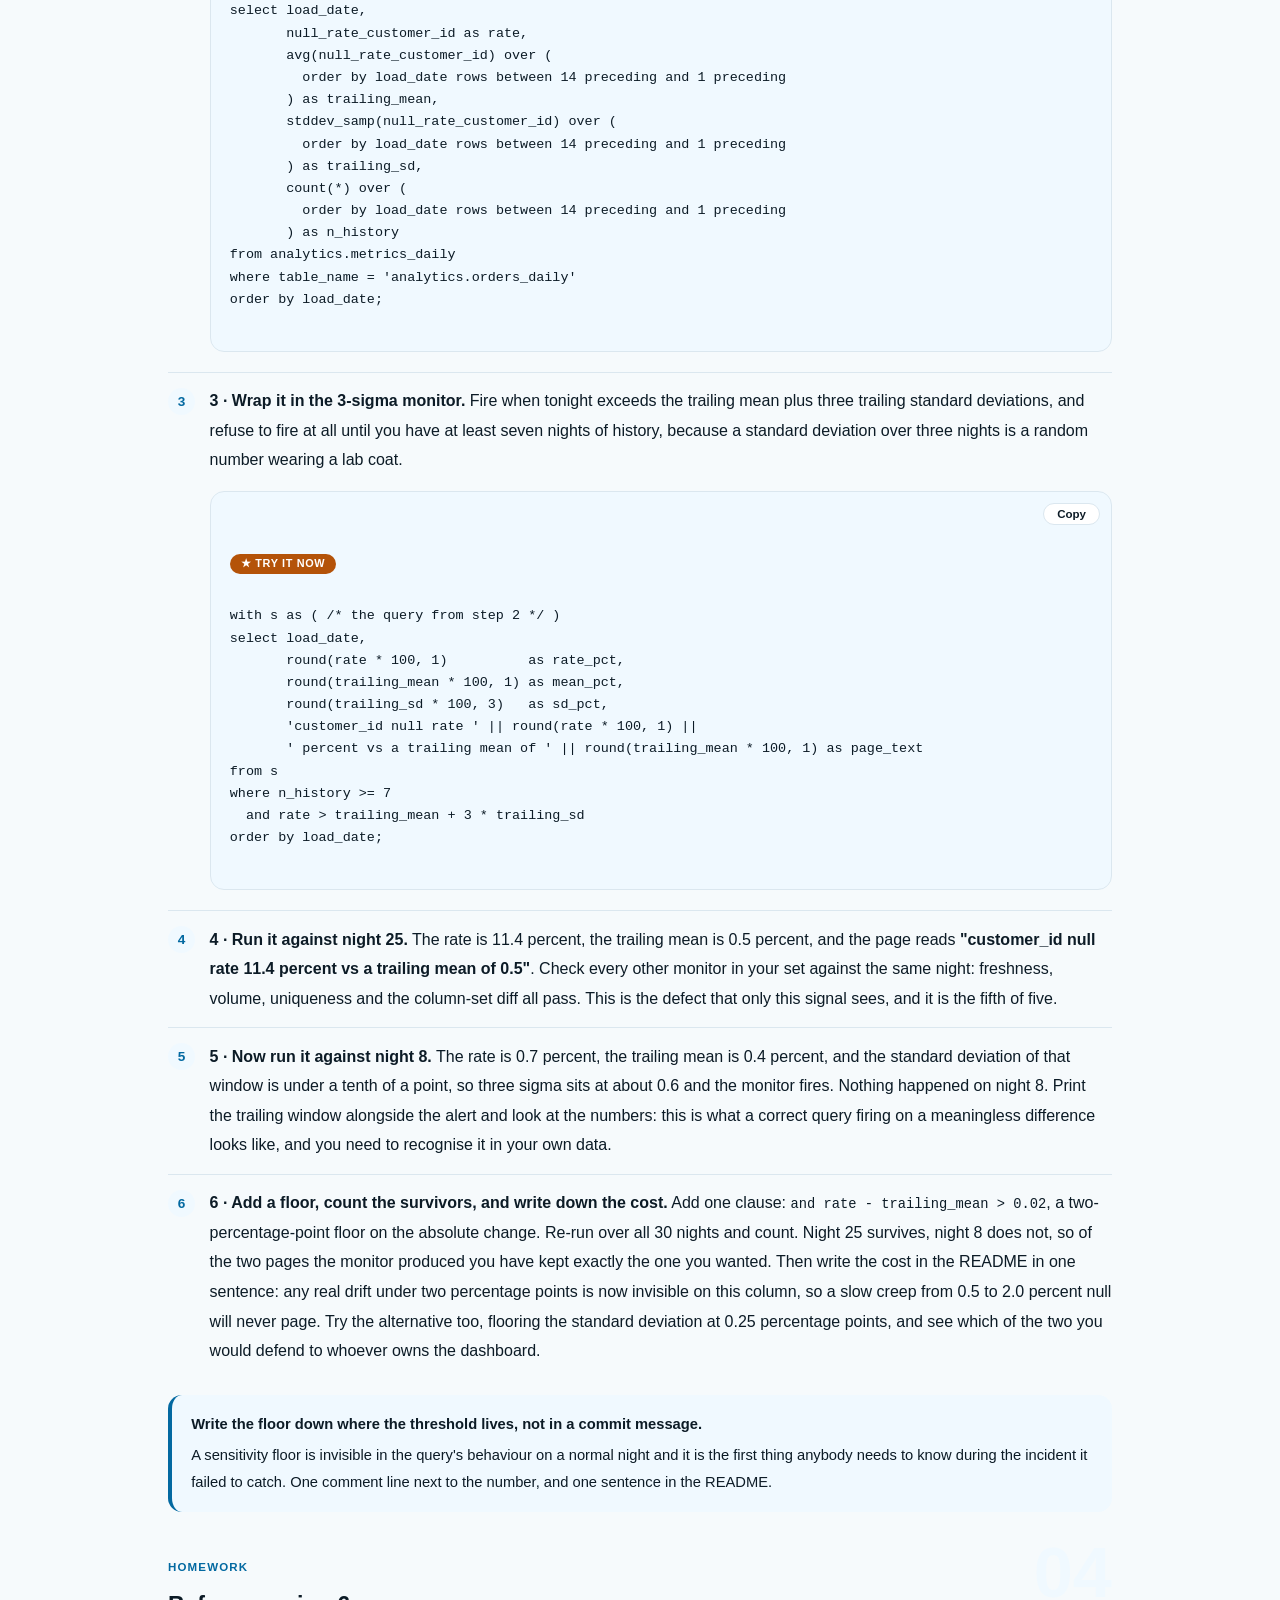
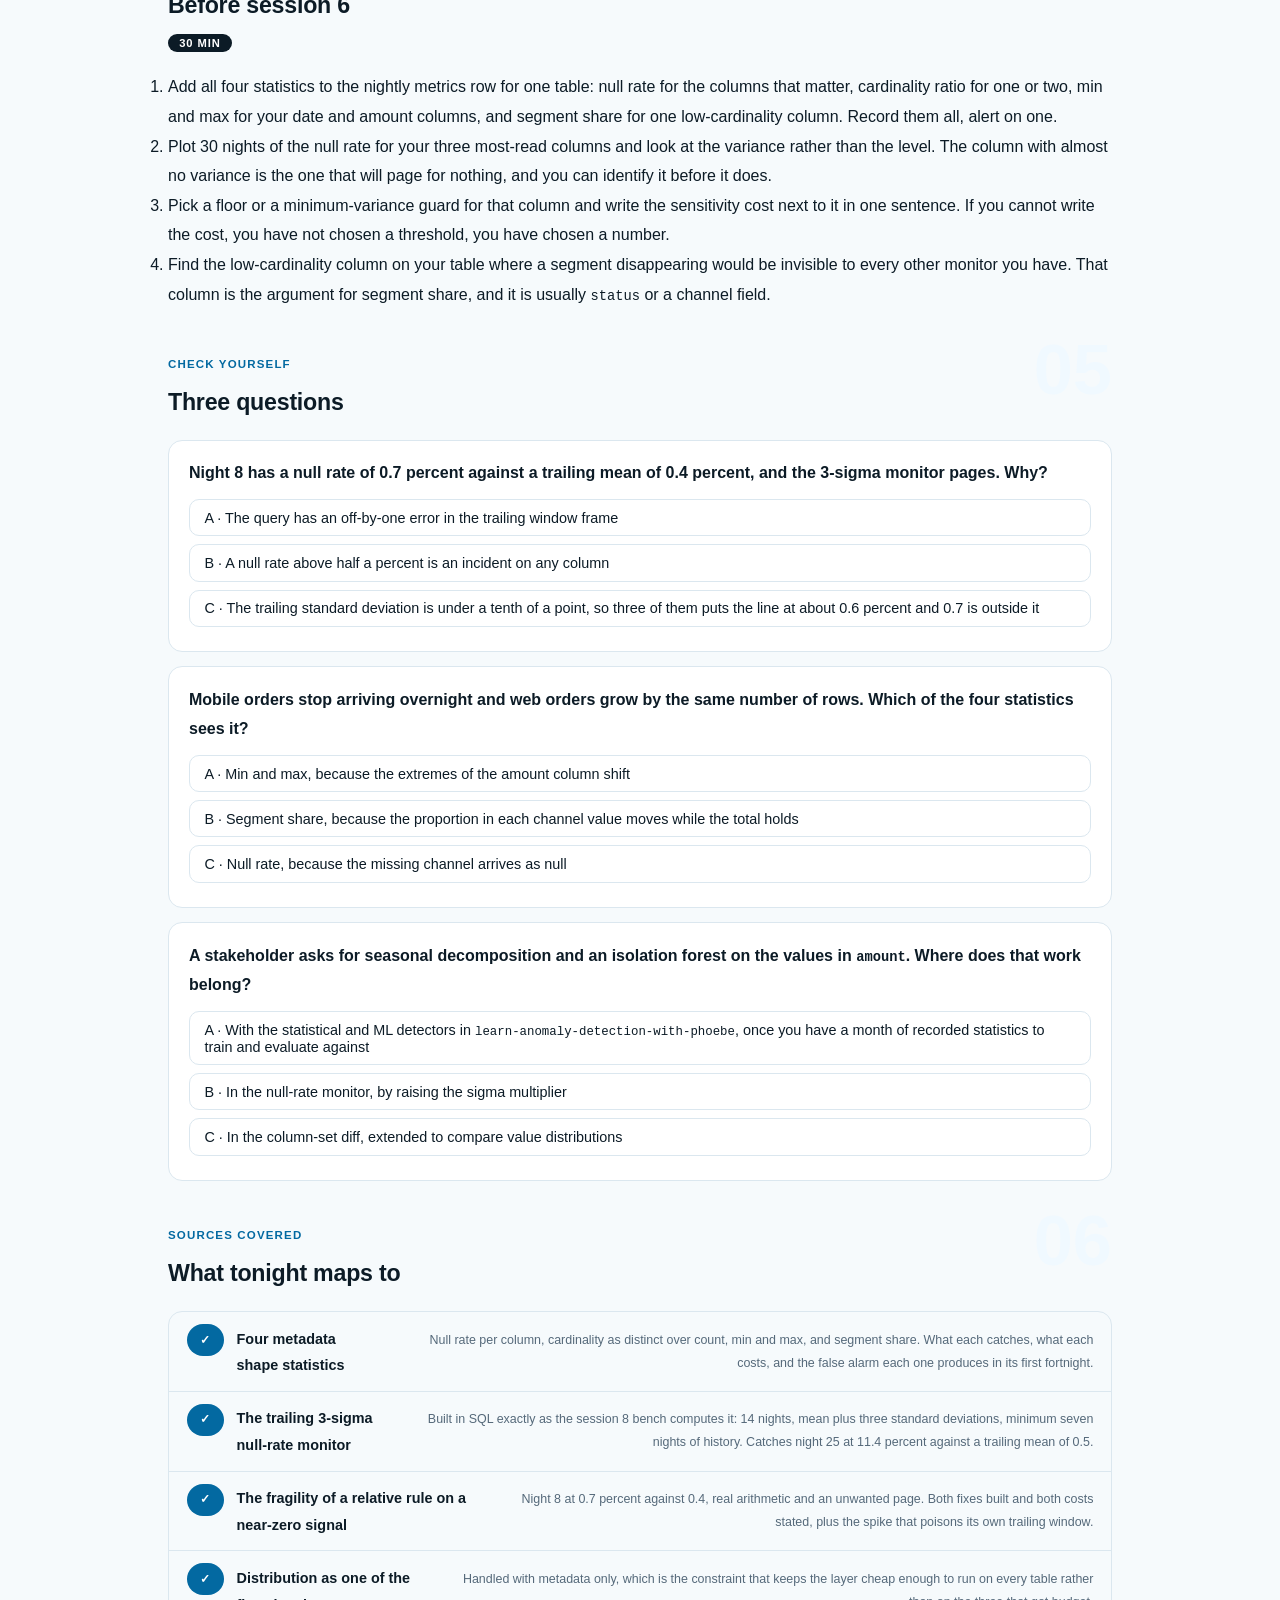
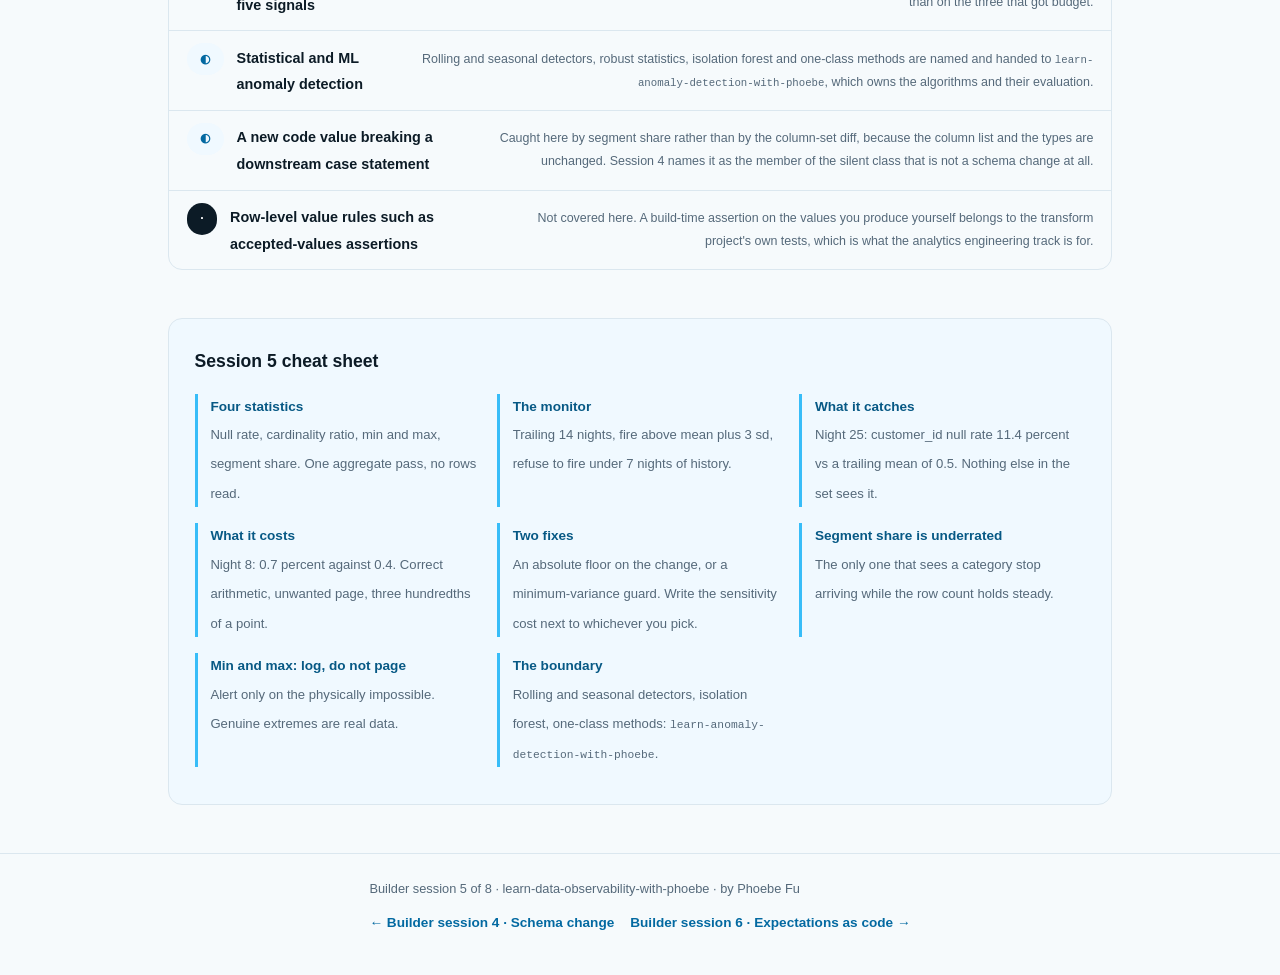
<file: courses/b5-distribution-drift.html>
<!DOCTYPE html>
<html lang="en">
<head>
<meta charset="UTF-8">
<meta name="viewport" content="width=device-width, initial-scale=1.0">
<!-- social:start -->
<meta name="description" content="Builder session 5 of 8. Null rate, cardinality, min and max, and segment share: four shape statistics that need no rows read. The 3-sigma null-rate monitor, the night it earns its slot, and the night it pages for nothing.">
<meta property="og:type" content="article">
<meta property="og:site_name" content="Learn with Phoebe">
<meta property="og:title" content="Distribution drift from metadata only - learn data observability with phoebe">
<meta property="og:description" content="Builder session 5 of 8. Four cheap shape statistics, a trailing 3-sigma monitor, and an honest line where metadata monitoring stops.">
<meta property="og:url" content="https://phoebefu6.github.io/learn-data-observability-with-phoebe/courses/b5-distribution-drift.html">
<meta property="og:image" content="https://phoebefu6.github.io/learn-data-observability-with-phoebe/assets/og-cover.png">
<meta property="og:image:width" content="1200">
<meta property="og:image:height" content="630">
<meta name="twitter:card" content="summary_large_image">
<meta name="twitter:title" content="Distribution drift from metadata only - learn data observability with phoebe">
<meta name="twitter:description" content="Four statistics, one aggregate pass, and the honest boundary where the statistics course takes over.">
<meta name="twitter:image" content="https://phoebefu6.github.io/learn-data-observability-with-phoebe/assets/og-cover.png">
<!-- social:end -->
<title>Builder session 5 · Distribution drift from metadata only - learn data observability with phoebe</title>
<link rel="stylesheet" href="../assets/style.css?v=25">
</head>
<body>

<div class="toolbar">
  <div class="wrap">
    <span class="crumb"><a href="../index.html">learn-data-observability-with-phoebe</a> / Builder session 5 of 8</span>
    <button class="btn" id="toggle-all" type="button">Expand all</button>
    <button class="btn primary" id="zoom-toggle" type="button">Projector zoom: off</button>
  </div>
</div>

<header class="masthead">
  <div class="wrap">
    <div class="eyebrow">Learn Data Observability with Phoebe · Builder session 5 of 8</div>
    <h1>Distribution drift from <span class="accent">metadata only</span></h1>
    <p class="sub">Freshness, volume, uniqueness and schema all answer the question "did the load work". Distribution answers a harder one: the load worked, the counts are right, and the values are no longer the values they were. Four statistics get you a surprisingly long way into that question without reading a single row, and one of them catches the last defect in Bellwether's history. The same statistic also pages on a night when nothing happened, and both of those facts are taught here.</p>
    <div class="chip-row">
      <span class="chip level">🟠 Advanced</span>
      <span class="chip audience">Analytics engineers</span>
      <span class="chip time">45 min</span>
    </div>
    <div class="agenda">
      <span class="a1" style="flex:1">0-3 · Welcome</span>
      <span class="a2" style="flex:5">3-20 · How far you get without reading a row</span>
      <span class="a3" style="flex:4">20-40 · Build-along: the null-rate monitor</span>
      <span class="a4" style="flex:1">40-45 · Q&amp;A</span>
    </div>
  </div>
</header>

<main class="wrap">

  <!-- ============ INTRO ============ -->
  <section class="section" id="intro">
    <div class="section-kicker">
      <span class="klabel">Part 0</span>
      <h2>Where the monitor set stands</h2>
    </div>
    <p class="lede">The artifact so far: a metrics table on <strong>analytics.orders_daily</strong> at Bellwether recording one row per night, plus four monitors. Learned freshness, same-weekday volume, duplicate rate and the column-set diff. Four of the five nights that go wrong in the 30-night history are now caught, and one is not: night 25, when <code class="mono">customer_id</code> stops arriving for one order in nine. Tonight is the signal that sees it, and the point at which the cheap approach runs out. Session 6 wires the whole set into expectations as code, session 7 adds lineage, session 8 scores it.</p>

    <div class="legend">
      <span class="pill">Live = presented in the 45 minutes</span>
      <span class="pill">Self-study = the full depth, after class</span>
      <span class="pill">🔍 Every diagram zooms</span>
    </div>

    <div class="callout win">
      <p><strong>★ What you walk out with tonight.</strong> Four aggregate statistics that describe the shape of a table without reading its rows, a trailing 3-sigma monitor in working SQL, and the two arithmetic reasons that monitor is fragile on a near-zero signal. Plus the sentence to say when somebody asks for anomaly detection on values: that is a different set of algorithms and here is the course that owns them.</p>
    </div>

    <details class="card" open>
      <summary><span class="mode live">Live</span>What "distribution" means when you refuse to read rows<span class="mini">3 min</span><span class="caret">▶</span></summary>
      <div class="body">
        <p>Reading rows to compare distributions is a solved problem with well-understood tools: a two-sample test, a divergence between histograms, a drift score per column. All of them need the values, which means a full scan or a sample, which means a cost per column per night on every table you care about.</p>
        <p>The metadata alternative is to describe the shape with a handful of numbers that a single aggregate pass produces anyway, and then watch those numbers over time. A null rate is not a distribution. Four numbers that each move when the distribution moves are close enough to catch the failures that matter, at a cost of one query per table per night, which is what makes it the layer that survives the second invoice.</p>
        <div class="callout example">
          <span class="ex-pill">Real world</span>
          <p>Bellwether's checkout team made a phone-number field optional in a release. Nothing failed. The order rows kept arriving, the counts stayed normal, and <code class="mono">customer_id</code> null rate went from 0.5 to 11.4 percent on night 25 because the same form change removed the account lookup for guest checkouts. Every customer-level aggregate downstream quietly dropped one order in nine, and the row count, the load time, the key uniqueness and the column list were all perfect.</p>
        </div>
      </div>
    </details>

    <details class="card">
      <summary><span class="mode self">Self-study</span>Why distribution is the last signal to instrument<span class="mini">3 min</span><span class="caret">▶</span></summary>
      <div class="body">
        <p>It is fifth in the order for a reason, and the reason is precision rather than difficulty. The null-rate query is easier than the same-weekday volume median. What makes it last is that a distribution statistic has no natural threshold: lateness has a promise, volume has a same-weekday history, uniqueness has a key. A null rate has only its own past, so every threshold is learned, and a learned threshold on a signal with almost no variance is the single most reliable way to manufacture false pages.</p>
        <ul>
          <li><strong>Instrument it last</strong> so you have at least two weeks of history to learn from before you switch on an alert.</li>
          <li><strong>Record it from night one</strong> even so, because the history is the only thing that makes the threshold defensible later.</li>
          <li><strong>Expect to tune it</strong> more than any other monitor in the set. This is the one where the first threshold is usually wrong.</li>
        </ul>
      </div>
    </details>
  </section>

  <!-- ============ PART 1 ============ -->
  <section class="section" id="part-1">
    <div class="section-kicker">
      <span class="klabel">Part 1 · covers the four shape statistics and the 3-sigma rule</span>
      <h2>Four cheap shape statistics</h2>
      <span class="tag concept">9 min live</span>
    </div>
    <p class="lede">Each one is a single aggregate over the nightly partition, each one catches a failure class the other three miss, and each one has a characteristic false alarm that you will meet in its first fortnight. Knowing the false alarm in advance is what stops the monitor being muted before it earns anything.</p>

    <figure class="zoomable">
      <svg viewBox="0 0 880 366" xmlns="http://www.w3.org/2000/svg" role="img" aria-label="Four shape statistics as four lanes. Null rate per column catches a field going optional upstream and false-alarms on a near-zero baseline. Cardinality catches a fan-out join or a collapsed code list and false-alarms on a legitimate new product code. Min and max catch a bad date or a negative amount and false-alarm on a first large order. Segment share catches a category that stops arriving while the row count holds, and false-alarms on a marketing campaign shifting the channel mix.">
        <style>
          .b5aH { font: 800 11px Inter, sans-serif; fill: #55697A; }
          .b5aT { font: 800 12px Inter, sans-serif; fill: #fff; }
          .b5aTi { font: 800 12px Inter, sans-serif; fill: #0C1B26; }
          .b5aS { font: 400 10.5px Inter, sans-serif; fill: #fff; }
          .b5aSi { font: 400 10.5px Inter, sans-serif; fill: #0C1B26; }
          .b5aB { font: 400 11px Inter, sans-serif; fill: #0C1B26; }
          .b5aR { font: 400 11px Inter, sans-serif; fill: #991B1B; }
          .b5aM { font: 400 11px Inter, sans-serif; fill: #55697A; }
          .b5aN { font: 700 11px Inter, sans-serif; fill: #0C1B26; }
        </style>

        <text class="b5aM" x="14" y="24">Four statistics. One aggregate pass each. Not a row read between them.</text>

        <text class="b5aH" x="14" y="52">STATISTIC</text>
        <text class="b5aH" x="176" y="52">WHAT IT CATCHES</text>
        <text class="b5aH" x="460" y="52">ITS CHARACTERISTIC FALSE ALARM</text>
        <text class="b5aH" x="716" y="52">COST</text>

        <rect x="14" y="64" width="150" height="54" rx="9" fill="#075985"></rect>
        <text class="b5aT" x="28" y="86">Null rate</text>
        <text class="b5aS" x="28" y="104">per column</text>
        <text class="b5aB" x="176" y="92">A field goes optional upstream</text>
        <text class="b5aR" x="460" y="84">A near-zero baseline trips</text>
        <text class="b5aR" x="460" y="101">3 sigma on 0.3 points</text>
        <text class="b5aM" x="716" y="92">one aggregate pass</text>

        <rect x="14" y="124" width="150" height="54" rx="9" fill="#0369A1"></rect>
        <text class="b5aT" x="28" y="146">Cardinality</text>
        <text class="b5aS" x="28" y="164">distinct / count</text>
        <text class="b5aB" x="176" y="152">A join fans out; a code list collapses</text>
        <text class="b5aR" x="460" y="144">A legitimate new product</text>
        <text class="b5aR" x="460" y="161">code lands overnight</text>
        <text class="b5aM" x="716" y="144">count distinct: the</text>
        <text class="b5aM" x="716" y="161">dearest of the four</text>

        <rect x="14" y="184" width="150" height="54" rx="9" fill="#38BDF8"></rect>
        <text class="b5aTi" x="28" y="206">Min and max</text>
        <text class="b5aSi" x="28" y="224">per column</text>
        <text class="b5aB" x="176" y="212">A bad date, a negative amount</text>
        <text class="b5aR" x="460" y="204">The first order over 1,000</text>
        <text class="b5aR" x="460" y="221">in a year</text>
        <text class="b5aM" x="716" y="212">one aggregate pass</text>

        <rect x="14" y="244" width="150" height="54" rx="9" fill="#BAE6FD"></rect>
        <text class="b5aTi" x="28" y="266">Segment share</text>
        <text class="b5aSi" x="28" y="284">by status, channel</text>
        <text class="b5aB" x="176" y="272">A category stops arriving, rows hold</text>
        <text class="b5aR" x="460" y="264">A campaign shifts the</text>
        <text class="b5aR" x="460" y="281">channel mix for a week</text>
        <text class="b5aM" x="716" y="272">one group by</text>

        <rect x="14" y="326" width="14" height="14" rx="3" fill="#B45309"></rect>
        <text class="b5aN" x="38" y="338">Segment share is the underrated one: rows hold, a category vanishes.</text>
        <text class="b5aM" x="14" y="358">Every false alarm above is a real change in the data. That is what makes them hard.</text>
      </svg>
      <figcaption>🔍 Click to zoom - four statistics, four failure classes, four false alarms to expect in week one.</figcaption>
    </figure>

    <details class="card">
      <summary><span class="mode live">Live</span>Null rate per column<span class="mini">3 min</span><span class="caret">▶</span></summary>
      <div class="body">
        <p><strong>What it catches.</strong> A field that went optional upstream, an authentication or lookup step that stopped running, a join that started missing on the right side. Anything where the row still arrives but one of its values does not.</p>
        <p><strong>What it costs.</strong> One aggregate pass for every column you name, all in the same query. On a nightly partition this is the cheapest statistic on the list.</p>
        <p><strong>Its characteristic false alarm.</strong> The near-zero baseline. A column that is null 0.4 percent of the time has a trailing standard deviation measured in hundredths of a percentage point, so an ordinary night at 0.7 percent is more than three standard deviations out. This is night 8 in Bellwether's history and it is a page nobody wanted, covered properly in part 2.</p>
        <p>The monitor itself is a trailing window with a sigma rule, computed exactly the way the bench in session 8 computes it: take the null rate for the last 14 nights, take their mean and standard deviation, and fire when tonight exceeds the mean plus three standard deviations.</p>
        <div class="callout example">
          <span class="ex-pill">Real world</span>
          <p>On night 25 that rule produces <strong>"customer_id null rate 11.4 percent vs a trailing mean of 0.5"</strong>. That is the sentence that catches the fifth and last defect in the history, and no other monitor in the set sees the night at all: the load was on time, the row count was normal, the duplicate rate was at baseline and the column list was unchanged.</p>
        </div>
      </div>
    </details>

    <details class="card">
      <summary><span class="mode live">Live</span>Cardinality: distinct over count<span class="mini">3 min</span><span class="caret">▶</span></summary>
      <div class="body">
        <p><strong>What it catches.</strong> Two opposite failures with one number. Cardinality collapsing means a code list shrank or a lookup started returning a default for everything, so 40 distinct <code class="mono">ship_region</code> values became 3. Cardinality exploding on a column that should be low means a join fanned out or a free-text field got pointed at the wrong source.</p>
        <p><strong>What it costs.</strong> The most of the four. <code class="mono">count(distinct)</code> is a shuffle on most engines, and on a wide table with many columns it is the statistic that shows up on the bill. Approximate counting functions cut the cost hard and are accurate enough for a drift signal, which is the right trade here: you are watching a ratio move, not auditing a number.</p>
        <p><strong>Its characteristic false alarm.</strong> A legitimate new category. Product codes, promo codes and region codes get added by the business without telling anybody, and cardinality is by design sensitive to exactly that. Watch the ratio rather than the raw count, and set the band wider than instinct suggests.</p>
        <p>One thing worth separating: cardinality on a key column is not this statistic. That is the duplicate rate from session 3, it has a defensible absolute threshold, and it belongs in its own monitor.</p>
      </div>
    </details>

    <details class="card">
      <summary><span class="mode live">Live</span>Min and max per column<span class="mini">3 min</span><span class="caret">▶</span></summary>
      <div class="body">
        <p><strong>What it catches.</strong> The failures that a rate cannot see because they affect one row. A single order dated 1970 from a null-to-epoch conversion. A negative <code class="mono">amount</code> from a refund path that started writing to the orders table. A maximum that jumps by three orders of magnitude the night somebody changed a currency field from pounds to pence.</p>
        <p><strong>What it costs.</strong> One aggregate pass, and it comes free alongside the null-rate query.</p>
        <p><strong>Its characteristic false alarm.</strong> Genuine extremes. The first order over 1,000 pounds in a year is a real order, and a max-based monitor is right to notice and wrong to page. This is the statistic to log and chart rather than to alert on, with two exceptions worth an actual page: a value outside the physically possible range for the column, and a min or max that changes <em>type</em> of magnitude, such as a date before the company existed.</p>
        <p>Store min and max for dates and amounts, alert only on the impossible, and read the chart weekly. That division is what stops this one becoming the monitor everybody mutes.</p>
      </div>
    </details>

    <details class="card">
      <summary><span class="mode self">Self-study</span>Segment share, and the failure only it can see<span class="mini">4 min</span><span class="caret">▶</span></summary>
      <div class="body">
        <p><strong>What it catches.</strong> The proportion of rows in each value of a low-cardinality column: <code class="mono">status</code>, <code class="mono">channel</code>, <code class="mono">currency</code>. Its unique contribution is the failure where one category stops arriving entirely while the row count holds steady, because something else grew to fill the gap.</p>
        <p><strong>What it costs.</strong> One <code class="mono">group by</code>, and the result is a handful of rows per night per column. Store it long and wide rather than as a single number, because the interesting version of the alert names the segment.</p>
        <p><strong>Its characteristic false alarm.</strong> Real mix changes. A marketing push moves the app share from 30 to 45 percent in a week, which is a true change in the business and a false page about the data. The mitigation is a wider band plus a minimum absolute share, so a segment that was 2 percent and became 3 percent does not page.</p>
        <ul>
          <li><strong>A new category appearing</strong> is the case worth a separate rule. <code class="mono">status</code> gaining <code class="mono">held</code> is not a schema change, the column list is identical, and it is the exact failure that breaks every downstream case statement. Segment share is where that gets caught.</li>
          <li><strong>A category disappearing</strong> is the mirror image and the more dangerous one, because a missing segment reads downstream as a genuine absence rather than as an error.</li>
          <li><strong>Row count blindness</strong> is the reason it earns a slot. If mobile orders vanish and web orders grow by the same amount, volume is perfect, freshness is perfect, uniqueness is perfect, and every channel-split report in the estate is wrong.</li>
        </ul>
      </div>
    </details>
  </section>

  <!-- ============ PART 2 ============ -->
  <section class="section" id="part-2">
    <div class="section-kicker">
      <span class="klabel">Part 2 · covers the fragility of the 3-sigma rule and the boundary</span>
      <h2>The limits, stated honestly</h2>
      <span class="tag concept">8 min live</span>
    </div>
    <p class="lede">The null-rate monitor catches the last defect in the history and it also fires on night 8, when nothing happened. That page is not a bug in the query. It is what a three-standard-deviation rule does to a signal whose standard deviation is nearly zero, and it is worth walking through the arithmetic rather than waving at it.</p>

    <figure class="zoomable">
      <svg viewBox="0 0 880 420" xmlns="http://www.w3.org/2000/svg" role="img" aria-label="Two panels of the same customer_id null-rate series over 30 nights. The top panel is scaled to 12 percent and shows night 25 as a single enormous spike at 11.4 percent against a flat baseline. The bottom panel is the same series zoomed to the first 0.9 percent, showing the trailing mean around 0.4 percent, the 3-sigma envelope just above it, and night 8 at 0.7 percent sitting barely outside that envelope.">
        <style>
          .b5bH { font: 800 12px Inter, sans-serif; fill: #0C1B26; }
          .b5bM { font: 400 11px Inter, sans-serif; fill: #55697A; }
          .b5bA { font: 400 10px Inter, sans-serif; fill: #55697A; }
          .b5bR { font: 700 11px Inter, sans-serif; fill: #991B1B; }
          .b5bN { font: 700 11px Inter, sans-serif; fill: #0C1B26; }
          .b5bL { font: 700 10.5px Inter, sans-serif; fill: #075985; }
        </style>

        <text class="b5bH" x="14" y="24">customer_id null rate, 30 nights</text>
        <text class="b5bM" x="14" y="42">Top: the real scale. Bottom: the same series zoomed to the first 0.9 percent.</text>

        <line x1="62" y1="190" x2="830" y2="190" stroke="#C3D4E0" stroke-width="1.5"></line>
        <line x1="62" y1="146.7" x2="830" y2="146.7" stroke="#C3D4E0" stroke-width="0.75" stroke-dasharray="3 4"></line>
        <line x1="62" y1="103.3" x2="830" y2="103.3" stroke="#C3D4E0" stroke-width="0.75" stroke-dasharray="3 4"></line>
        <line x1="62" y1="60" x2="830" y2="60" stroke="#C3D4E0" stroke-width="0.75" stroke-dasharray="3 4"></line>
        <text class="b5bA" x="20" y="193">0 pct</text>
        <text class="b5bA" x="20" y="150">4 pct</text>
        <text class="b5bA" x="20" y="107">8 pct</text>
        <text class="b5bA" x="18" y="64">12 pct</text>

        <polyline fill="none" stroke="#0369A1" stroke-width="2" points="62,186.8 87,184.5 112,186.6 137,186.4 162,185.1 187,185.2 212,186.6 237,182.8 262,184.6 287,185.5 312,183.8 337,186.4 362,186.6 387,183.1 412,185.3 437,184.6 462,184.9 487,186.5 512,184.6 537,183.6 562,183.6 587,185.0 612,184.6 637,187.2 662,66.5 687,184.9 712,184.0 737,185.6 762,183.7 787,187.7"></polyline>
        <circle cx="662" cy="66.5" r="4.5" fill="#991B1B"></circle>
        <text class="b5bR" x="600" y="52" text-anchor="middle">night 25 · 11.4 pct</text>
        <text class="b5bM" x="600" y="92" text-anchor="middle">trailing mean 0.5</text>

        <text class="b5bH" x="14" y="228">Zoomed to 0.9 percent</text>
        <line x1="62" y1="350" x2="830" y2="350" stroke="#C3D4E0" stroke-width="1.5"></line>
        <line x1="62" y1="240" x2="830" y2="240" stroke="#C3D4E0" stroke-width="0.75" stroke-dasharray="3 4"></line>
        <text class="b5bA" x="20" y="353">0</text>
        <text class="b5bA" x="14" y="243">0.9</text>

        <polyline fill="none" stroke="#075985" stroke-width="1.75" stroke-dasharray="5 4" points="237,271.5 262,251.9 287,252.6 312,255.2 337,252.5 362,254.3 387,255.6 412,250.5 437,251.8 462,252.1 487,252.9 512,252.7 537,252.1 562,249.1 587,248.4 612,254.4 637,254.4 662,250.3"></polyline>
        <polyline fill="none" stroke="#38BDF8" stroke-width="1.75" points="237,303.6 262,299.3 287,298.1 312,298.2 337,296.5 362,297.6 387,298.6 412,296.8 437,295.5 462,295.6 487,294.2 512,294.3 537,293.9 562,292.6 587,290.2 612,291.9 637,291.9 662,293.4"></polyline>
        <polyline fill="none" stroke="#0369A1" stroke-width="2" points="62,314.4 87,287.5 112,311.6 137,309.9 162,294.6 187,295.8 212,311.8 237,268.8 262,288.9 287,298.8 312,279.9 337,309.0 362,311.2 387,272.6 412,296.7 437,288.9 462,292.5 487,310.9 512,288.9 537,278.3 562,277.4 587,293.2 612,288.9 637,318.7"></polyline>
        <polyline fill="none" stroke="#0369A1" stroke-width="2" points="687,292.8 712,281.9 737,299.9 762,279.0 787,324.0"></polyline>
        <line x1="662" y1="240" x2="662" y2="350" stroke="#991B1B" stroke-width="1" stroke-dasharray="3 3"></line>
        <text class="b5bR" x="668" y="336">25 is off the top</text>

        <circle cx="237" cy="268.8" r="4.5" fill="#991B1B"></circle>
        <text class="b5bR" x="229" y="262" text-anchor="end">night 8</text>
        <text class="b5bL" x="700" y="252">3 sigma envelope</text>
        <text class="b5bL" x="656" y="281" text-anchor="end">trailing mean</text>

        <rect x="14" y="382" width="14" height="14" rx="3" fill="#B45309"></rect>
        <text class="b5bN" x="38" y="394">Night 8 is 0.7 pct against a trailing mean of 0.4, and 3 sigma sat at 0.6.</text>
        <text class="b5bR" x="14" y="414">One of these two pages is the catch. The other is a page nobody wanted.</text>
      </svg>
      <figcaption>🔍 Click to zoom - the same rule produces the best catch in the set and one of its two surviving false pages.</figcaption>
    </figure>

    <details class="card">
      <summary><span class="mode live">Live</span>Why 3 sigma is fragile on a near-zero signal<span class="mini">4 min</span><span class="caret">▶</span></summary>
      <div class="body">
        <p>Night 8 in Bellwether's history is an ordinary night. <code class="mono">customer_id</code> null rate came in at <strong>0.7 percent against a trailing mean of 0.4 percent</strong>. Nothing changed upstream, nothing broke, and the monitor paged.</p>
        <p>The arithmetic is not in dispute. The trailing nights sat between roughly 0.3 and 0.5 percent, so the standard deviation of that window is under a tenth of a percentage point, and three of those puts the alert line at about 0.6 percent. A night at 0.7 percent is genuinely outside it. The rule fired correctly on a difference of three hundredths of a percentage point, which is not a difference anybody in the business could act on.</p>
        <p>That is the structural problem with a relative rule on a signal that barely moves: as variance goes to zero, any deviation at all becomes many sigma. Two fixes, both cheap, both with a stated cost:</p>
        <ul>
          <li><strong>A floor on the absolute change.</strong> Require the null rate to have moved by at least some number of percentage points, or to exceed some absolute level, before the sigma rule is allowed to fire. Two percentage points removes night 8 and keeps night 25. The cost is stated plainly: any real drift smaller than two points is now invisible, so a column creeping from 0.5 to 1.8 percent null over a month passes silently.</li>
          <li><strong>A minimum-variance guard.</strong> Floor the standard deviation before you multiply it, at something like a quarter of a percentage point. This keeps the rule relative for signals that do vary and stops it becoming a hair trigger for signals that do not. The cost is a threshold you now have to justify per column rather than one rule for the table.</li>
        </ul>
        <p>A third option worth naming: require two consecutive nights outside the band. It halves the noise on wobbles and doubles the detection time on real drift, which on a nightly table is 24 extra hours of a wrong number in front of people.</p>
      </div>
    </details>

    <details class="card">
      <summary><span class="mode live">Live</span>Where metadata monitoring stops<span class="mini">4 min</span><span class="caret">▶</span></summary>
      <div class="body">
        <p>The moment you write "trailing mean plus three standard deviations" you have crossed into statistical anomaly detection, and you have done it with the weakest possible detector: a global rule, no seasonality, no trend term, no robustness to the outlier that poisons your own window. It works, it catches an 11.4 percent jump on a 0.5 percent baseline, and it should not be mistaken for the state of the art.</p>
        <p>The algorithms that do this properly are a body of work in their own right, and they belong to <code class="mono">learn-anomaly-detection-with-phoebe</code>: rolling and seasonal decomposition detectors that model the weekly shape instead of averaging it away, robust statistics that a single spike cannot capture, isolation forest and other one-class methods for the multivariate case where no single column looks wrong but the combination does, and the evaluation apparatus for choosing between them.</p>
        <p>The line between the two is worth stating as a working rule. Metadata monitoring owns the statistics that fall out of a load: rates, counts, extremes and shares, watched with rules simple enough that anybody on the rota can read the alert and understand why it fired. Statistical detection owns the models that need training, tuning, seasonality and their own validation. Reach for the second only when the first has been running long enough to show you which columns actually move.</p>
        <div class="callout tip">
          <p><strong>The order matters more than the choice.</strong> A team that starts with a learned detector on an uninstrumented table has no history to train on, no idea which columns are volatile and no baseline to compare the detector against. Four cheap statistics recorded nightly for a month is the dataset that makes the sophisticated version possible.</p>
        </div>
      </div>
    </details>

    <details class="card">
      <summary><span class="mode self">Self-study</span>The spike that poisons its own window<span class="mini">4 min</span><span class="caret">▶</span></summary>
      <div class="body">
        <p>A detail the arithmetic produces that is easy to miss and expensive in practice. After night 25 comes into the trailing window, the mean and the standard deviation of that window are computed over a set that contains an 11.4 percent value alongside a dozen values near 0.5. The standard deviation jumps by a factor of roughly 25, and the alert line for the following two weeks sits around 10 percent.</p>
        <p>So the fortnight immediately after an incident is the fortnight in which the monitor is least able to see the next one. A null rate creeping to 5 percent on night 27 would pass without comment. This is the opposite of what anybody wants from a monitor and it is a direct consequence of using a mean and a standard deviation over a raw window.</p>
        <ul>
          <li><strong>Exclude known incident nights</strong> from the trailing window. This requires a table of incident dates, which you should be keeping anyway for the scoring in session 8.</li>
          <li><strong>Use a median and a median absolute deviation</strong> instead of a mean and a standard deviation. A single spike moves a median almost not at all, which is the same argument session 3 made for volume bands.</li>
          <li><strong>Winsorise the window</strong> by clipping the top and bottom value before computing. Crude, effective, and one extra clause.</li>
        </ul>
        <p>Robust statistics are the right default for every trailing threshold in the set, and the reason this session uses the mean and standard deviation version is that it is what the bench in session 8 evaluates, so the false page on night 8 is a number you can reproduce rather than a claim.</p>
      </div>
    </details>
  </section>

  <!-- ============ DEMO ============ -->
  <section class="section" id="demo-1">
    <div class="section-kicker">
      <span class="klabel">Build-along</span>
      <h2>The null-rate monitor and its limits</h2>
      <span class="tag demo">★ 20 min · everyone builds</span>
    </div>
    <p class="lede">Six steps. Three build the monitor, two run it against the night it earns its slot and the night it does not, and the last one is the one to write down: what your fix just cost you in sensitivity.</p>

    <div class="steps">
      <div class="step">
        <p><strong>1 · Compute the null rate for the columns you care about.</strong> One pass, one row per night, one column per statistic. Name the columns explicitly rather than looping over all nine, because the list of columns that matter is shorter than the table and it is a decision worth making on purpose.</p>
        <div class="prompt-box good">
          <span class="label">★ Try it now</span>
select current_date as load_date,
       'analytics.orders_daily' as table_name,
       count(*) as rows,
       (count(*) - count(customer_id))  / count(*)::float as null_rate_customer_id,
       (count(*) - count(amount))       / count(*)::float as null_rate_amount,
       (count(*) - count(ship_region))  / count(*)::float as null_rate_ship_region,
       (count(*) - count(channel))      / count(*)::float as null_rate_channel
from analytics.orders_daily
where load_date = current_date;
        </div>
      </div>
      <div class="step">
        <p><strong>2 · Compute the trailing mean and standard deviation with a window function.</strong> Fourteen nights, excluding tonight. The <code class="mono">rows between 14 preceding and 1 preceding</code> frame is the whole trick, and getting the <code class="mono">1 preceding</code> right matters: include tonight in its own baseline and a real jump partially hides itself.</p>
        <div class="prompt-box good">
          <span class="label">★ Try it now</span>
select load_date,
       null_rate_customer_id as rate,
       avg(null_rate_customer_id) over (
         order by load_date rows between 14 preceding and 1 preceding
       ) as trailing_mean,
       stddev_samp(null_rate_customer_id) over (
         order by load_date rows between 14 preceding and 1 preceding
       ) as trailing_sd,
       count(*) over (
         order by load_date rows between 14 preceding and 1 preceding
       ) as n_history
from analytics.metrics_daily
where table_name = 'analytics.orders_daily'
order by load_date;
        </div>
      </div>
      <div class="step">
        <p><strong>3 · Wrap it in the 3-sigma monitor.</strong> Fire when tonight exceeds the trailing mean plus three trailing standard deviations, and refuse to fire at all until you have at least seven nights of history, because a standard deviation over three nights is a random number wearing a lab coat.</p>
        <div class="prompt-box good">
          <span class="label">★ Try it now</span>
with s as ( /* the query from step 2 */ )
select load_date,
       round(rate * 100, 1)          as rate_pct,
       round(trailing_mean * 100, 1) as mean_pct,
       round(trailing_sd * 100, 3)   as sd_pct,
       'customer_id null rate ' || round(rate * 100, 1) ||
       ' percent vs a trailing mean of ' || round(trailing_mean * 100, 1) as page_text
from s
where n_history &gt;= 7
  and rate &gt; trailing_mean + 3 * trailing_sd
order by load_date;
        </div>
      </div>
      <div class="step">
        <p><strong>4 · Run it against night 25.</strong> The rate is 11.4 percent, the trailing mean is 0.5 percent, and the page reads <strong>"customer_id null rate 11.4 percent vs a trailing mean of 0.5"</strong>. Check every other monitor in your set against the same night: freshness, volume, uniqueness and the column-set diff all pass. This is the defect that only this signal sees, and it is the fifth of five.</p>
      </div>
      <div class="step">
        <p><strong>5 · Now run it against night 8.</strong> The rate is 0.7 percent, the trailing mean is 0.4 percent, and the standard deviation of that window is under a tenth of a point, so three sigma sits at about 0.6 and the monitor fires. Nothing happened on night 8. Print the trailing window alongside the alert and look at the numbers: this is what a correct query firing on a meaningless difference looks like, and you need to recognise it in your own data.</p>
      </div>
      <div class="step">
        <p><strong>6 · Add a floor, count the survivors, and write down the cost.</strong> Add one clause: <code class="mono">and rate - trailing_mean &gt; 0.02</code>, a two-percentage-point floor on the absolute change. Re-run over all 30 nights and count. Night 25 survives, night 8 does not, so of the two pages the monitor produced you have kept exactly the one you wanted. Then write the cost in the README in one sentence: any real drift under two percentage points is now invisible on this column, so a slow creep from 0.5 to 2.0 percent null will never page. Try the alternative too, flooring the standard deviation at 0.25 percentage points, and see which of the two you would defend to whoever owns the dashboard.</p>
      </div>
    </div>

    <div class="callout tip">
      <p><strong>Write the floor down where the threshold lives, not in a commit message.</strong> A sensitivity floor is invisible in the query's behaviour on a normal night and it is the first thing anybody needs to know during the incident it failed to catch. One comment line next to the number, and one sentence in the README.</p>
    </div>
  </section>

  <!-- ============ HOMEWORK ============ -->
  <section class="section" id="exercise">
    <div class="section-kicker">
      <span class="klabel">Homework</span>
      <h2>Before session 6</h2>
      <span class="tag exercise">30 min</span>
    </div>
    <ol>
      <li>Add all four statistics to the nightly metrics row for one table: null rate for the columns that matter, cardinality ratio for one or two, min and max for your date and amount columns, and segment share for one low-cardinality column. Record them all, alert on one.</li>
      <li>Plot 30 nights of the null rate for your three most-read columns and look at the variance rather than the level. The column with almost no variance is the one that will page for nothing, and you can identify it before it does.</li>
      <li>Pick a floor or a minimum-variance guard for that column and write the sensitivity cost next to it in one sentence. If you cannot write the cost, you have not chosen a threshold, you have chosen a number.</li>
      <li>Find the low-cardinality column on your table where a segment disappearing would be invisible to every other monitor you have. That column is the argument for segment share, and it is usually <code class="mono">status</code> or a channel field.</li>
    </ol>
  </section>

  <!-- ============ QUIZ ============ -->
  <section class="section" id="quiz">
    <div class="section-kicker">
      <span class="klabel">Check yourself</span>
      <h2>Three questions</h2>
    </div>

    <div class="quiz-q" data-answer="2">
      <p class="qtext">Night 8 has a null rate of 0.7 percent against a trailing mean of 0.4 percent, and the 3-sigma monitor pages. Why?</p>
      <button class="qopt" type="button">A · The query has an off-by-one error in the trailing window frame</button>
      <button class="qopt" type="button">B · A null rate above half a percent is an incident on any column</button>
      <button class="qopt" type="button">C · The trailing standard deviation is under a tenth of a point, so three of them puts the line at about 0.6 percent and 0.7 is outside it</button>
      <p class="qwhy">The arithmetic is correct and the page is still worthless. As variance approaches zero, any deviation becomes many sigma, which is why a relative rule on a near-flat signal needs either an absolute floor on the change or a minimum-variance guard.</p>
    </div>

    <div class="quiz-q" data-answer="1">
      <p class="qtext">Mobile orders stop arriving overnight and web orders grow by the same number of rows. Which of the four statistics sees it?</p>
      <button class="qopt" type="button">A · Min and max, because the extremes of the amount column shift</button>
      <button class="qopt" type="button">B · Segment share, because the proportion in each channel value moves while the total holds</button>
      <button class="qopt" type="button">C · Null rate, because the missing channel arrives as null</button>
      <p class="qwhy">The row count is unchanged, nothing is null and no extreme moved, so volume, freshness, uniqueness, null rate and min and max all pass. Only the proportion per category moved, which is what makes segment share the most underrated of the four.</p>
    </div>

    <div class="quiz-q" data-answer="0">
      <p class="qtext">A stakeholder asks for seasonal decomposition and an isolation forest on the values in <code class="mono">amount</code>. Where does that work belong?</p>
      <button class="qopt" type="button">A · With the statistical and ML detectors in <code class="mono">learn-anomaly-detection-with-phoebe</code>, once you have a month of recorded statistics to train and evaluate against</button>
      <button class="qopt" type="button">B · In the null-rate monitor, by raising the sigma multiplier</button>
      <button class="qopt" type="button">C · In the column-set diff, extended to compare value distributions</button>
      <p class="qwhy">Rolling and seasonal detectors, isolation forest and one-class methods are a body of work with their own tuning and evaluation. The metadata layer stops at statistics that fall out of a load, watched with rules the rota can read, and it is also the layer that produces the history those models need.</p>
    </div>

    <p class="quiz-score"></p>
  </section>

  <!-- ============ COVERAGE ============ -->
  <section class="section" id="official">
    <div class="section-kicker">
      <span class="klabel">Sources covered</span>
      <h2>What tonight maps to</h2>
    </div>
    <div class="covered">
      <div class="covered-row">
        <span class="status pill solid">✓</span>
        <span class="name">Four metadata shape statistics</span>
        <span class="note">Null rate per column, cardinality as distinct over count, min and max, and segment share. What each catches, what each costs, and the false alarm each one produces in its first fortnight.</span>
      </div>
      <div class="covered-row">
        <span class="status pill solid">✓</span>
        <span class="name">The trailing 3-sigma null-rate monitor</span>
        <span class="note">Built in SQL exactly as the session 8 bench computes it: 14 nights, mean plus three standard deviations, minimum seven nights of history. Catches night 25 at 11.4 percent against a trailing mean of 0.5.</span>
      </div>
      <div class="covered-row">
        <span class="status pill solid">✓</span>
        <span class="name">The fragility of a relative rule on a near-zero signal</span>
        <span class="note">Night 8 at 0.7 percent against 0.4, real arithmetic and an unwanted page. Both fixes built and both costs stated, plus the spike that poisons its own trailing window.</span>
      </div>
      <div class="covered-row">
        <span class="status pill solid">✓</span>
        <span class="name">Distribution as one of the five signals</span>
        <span class="note">Handled with metadata only, which is the constraint that keeps the layer cheap enough to run on every table rather than on the three that got budget.</span>
      </div>
      <div class="covered-row">
        <span class="status pill light">◐</span>
        <span class="name">Statistical and ML anomaly detection</span>
        <span class="note">Rolling and seasonal detectors, robust statistics, isolation forest and one-class methods are named and handed to <code class="mono">learn-anomaly-detection-with-phoebe</code>, which owns the algorithms and their evaluation.</span>
      </div>
      <div class="covered-row">
        <span class="status pill light">◐</span>
        <span class="name">A new code value breaking a downstream case statement</span>
        <span class="note">Caught here by segment share rather than by the column-set diff, because the column list and the types are unchanged. Session 4 names it as the member of the silent class that is not a schema change at all.</span>
      </div>
      <div class="covered-row">
        <span class="status pill inkpill">·</span>
        <span class="name">Row-level value rules such as accepted-values assertions</span>
        <span class="note">Not covered here. A build-time assertion on the values you produce yourself belongs to the transform project's own tests, which is what the analytics engineering track is for.</span>
      </div>
    </div>
  </section>

  <!-- ============ CHEAT SHEET ============ -->
  <section class="cheat" id="cheatsheet">
    <h3>Session 5 cheat sheet</h3>
    <div class="grid-2">
      <div class="cheat-item"><b>Four statistics</b><span>Null rate, cardinality ratio, min and max, segment share. One aggregate pass, no rows read.</span></div>
      <div class="cheat-item"><b>The monitor</b><span>Trailing 14 nights, fire above mean plus 3 sd, refuse to fire under 7 nights of history.</span></div>
      <div class="cheat-item"><b>What it catches</b><span>Night 25: customer_id null rate 11.4 percent vs a trailing mean of 0.5. Nothing else in the set sees it.</span></div>
      <div class="cheat-item"><b>What it costs</b><span>Night 8: 0.7 percent against 0.4. Correct arithmetic, unwanted page, three hundredths of a point.</span></div>
      <div class="cheat-item"><b>Two fixes</b><span>An absolute floor on the change, or a minimum-variance guard. Write the sensitivity cost next to whichever you pick.</span></div>
      <div class="cheat-item"><b>Segment share is underrated</b><span>The only one that sees a category stop arriving while the row count holds steady.</span></div>
      <div class="cheat-item"><b>Min and max: log, do not page</b><span>Alert only on the physically impossible. Genuine extremes are real data.</span></div>
      <div class="cheat-item"><b>The boundary</b><span>Rolling and seasonal detectors, isolation forest, one-class methods: <code class="mono">learn-anomaly-detection-with-phoebe</code>.</span></div>
    </div>
  </section>

</main>

<footer class="pagefoot">
  <div class="wrap">
    <p>Builder session 5 of 8 · learn-data-observability-with-phoebe · by Phoebe Fu</p>
    <nav class="pagenav">
      <a href="b4-schema-change.html">← Builder session 4 · Schema change</a>
      <a href="b6-expectations-as-code.html">Builder session 6 · Expectations as code →</a>
    </nav>
  </div>
</footer>

<script src="../assets/app.js?v=23"></script>
</body>
</html>
</file>
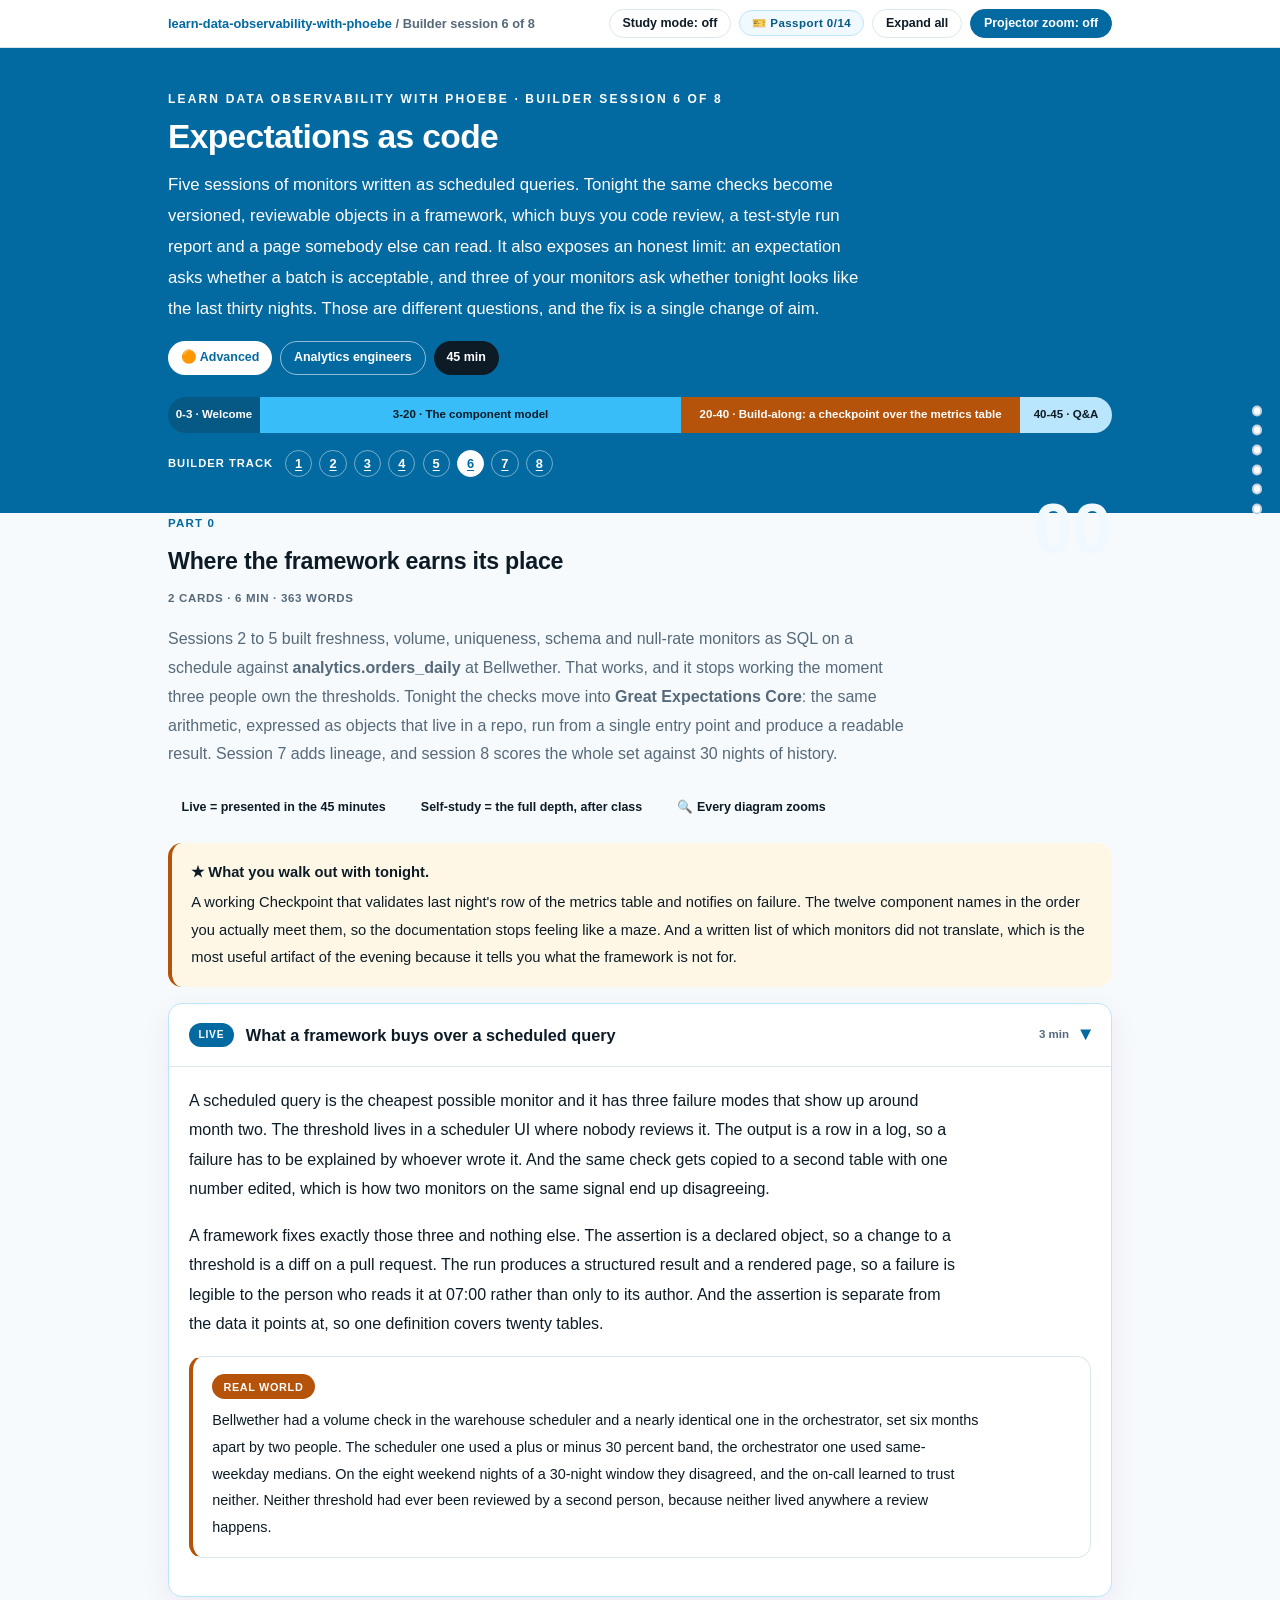
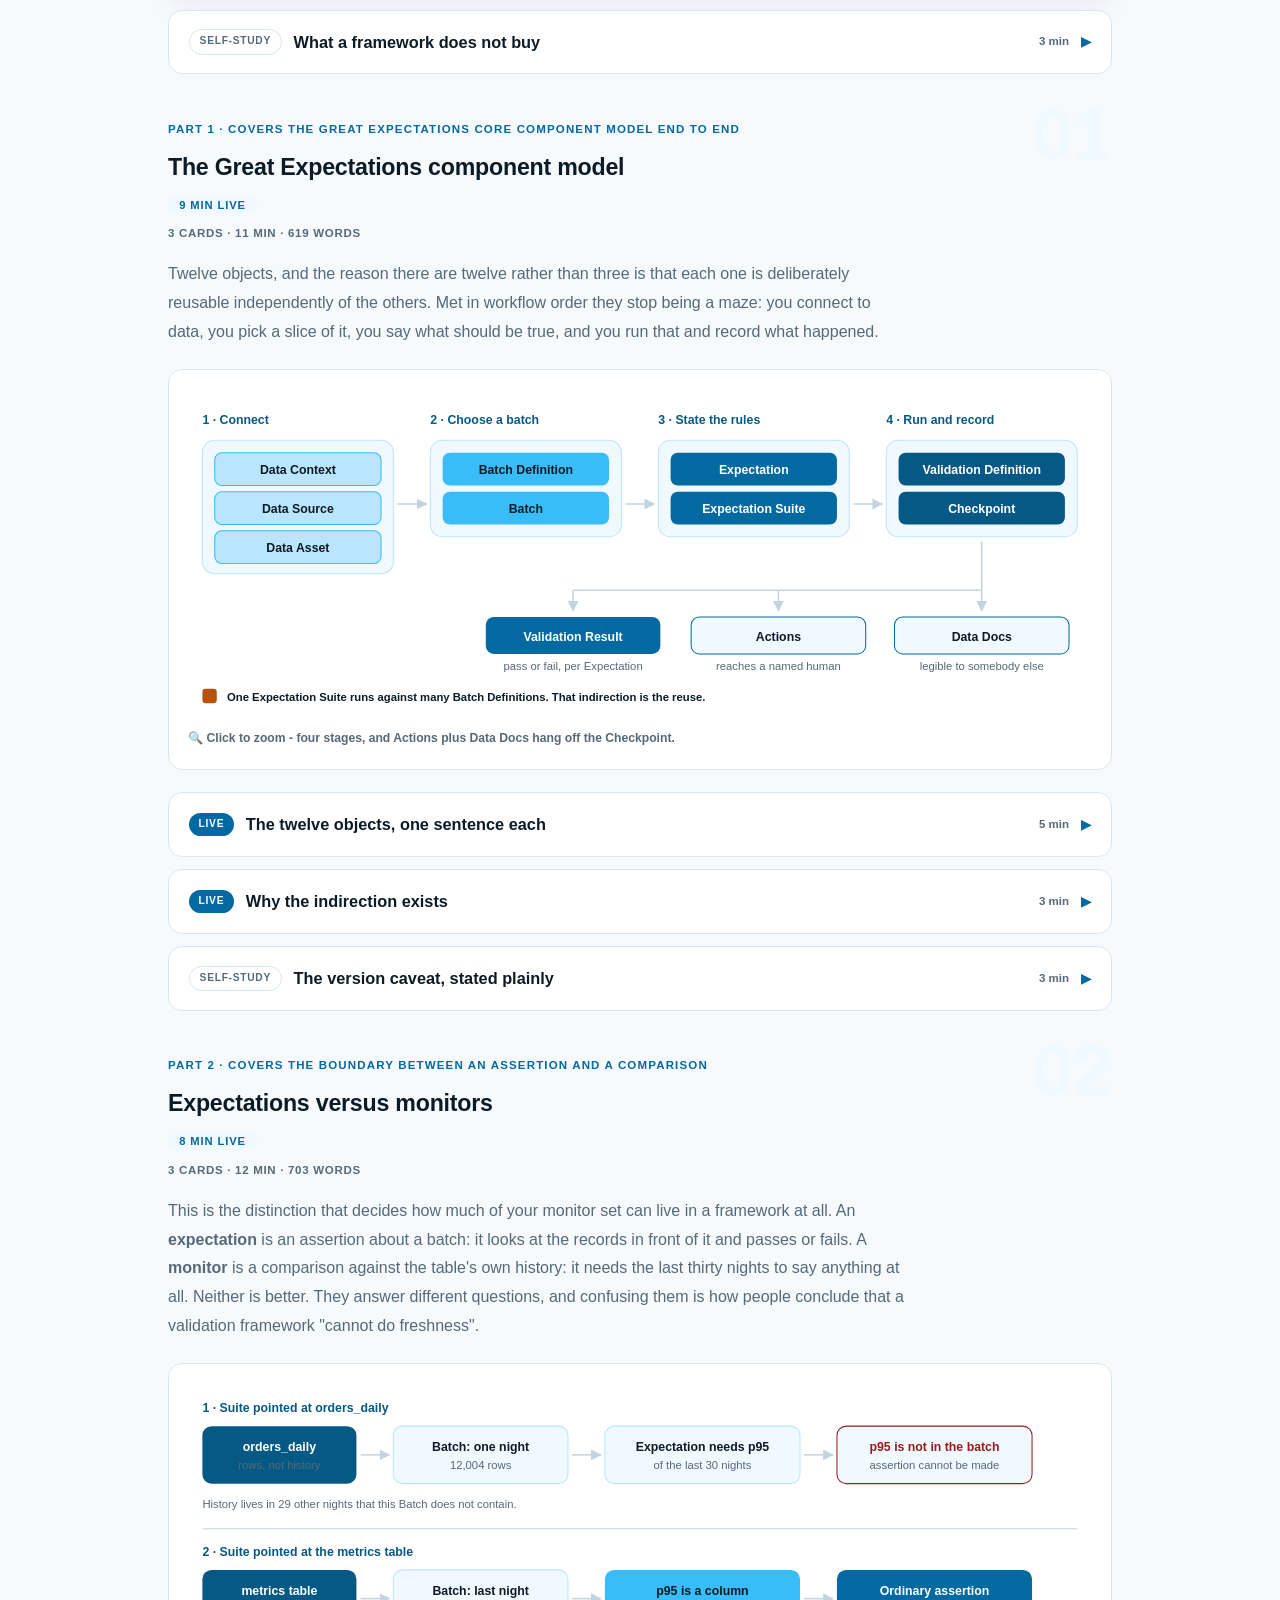
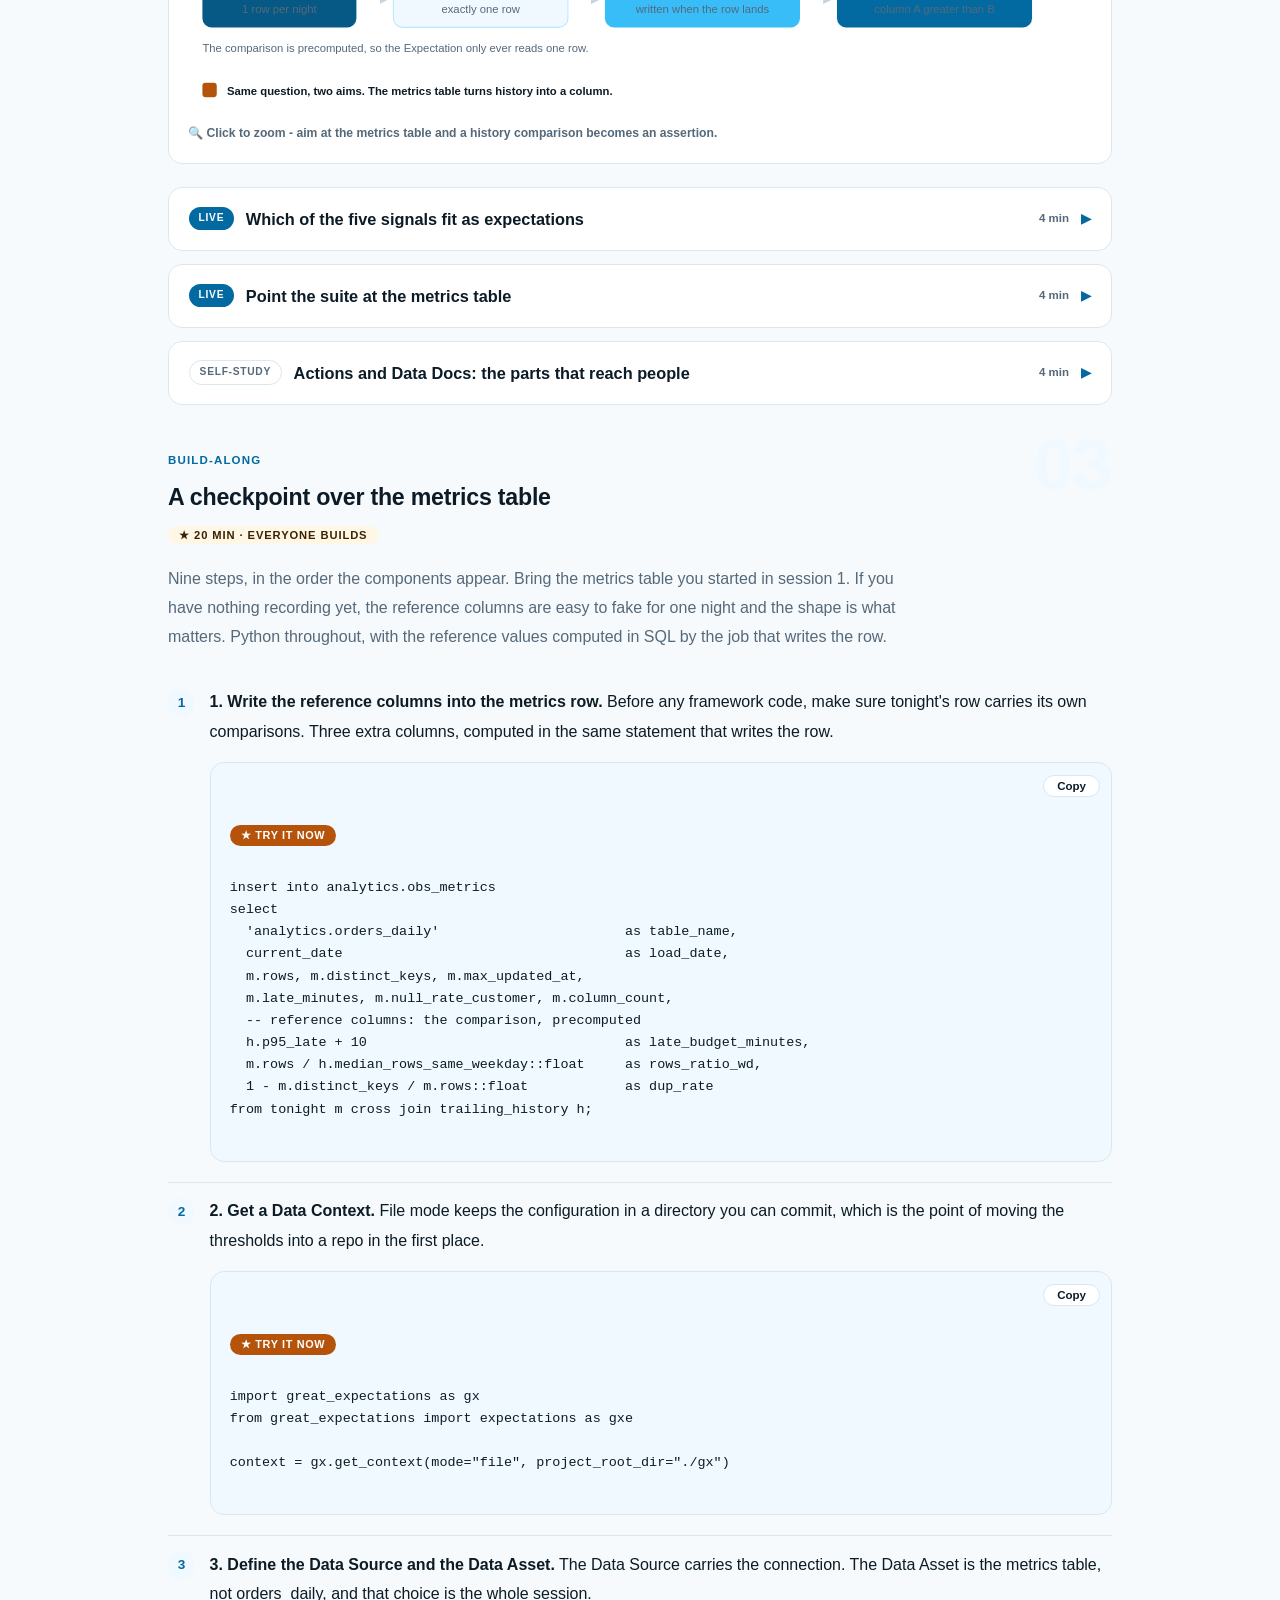
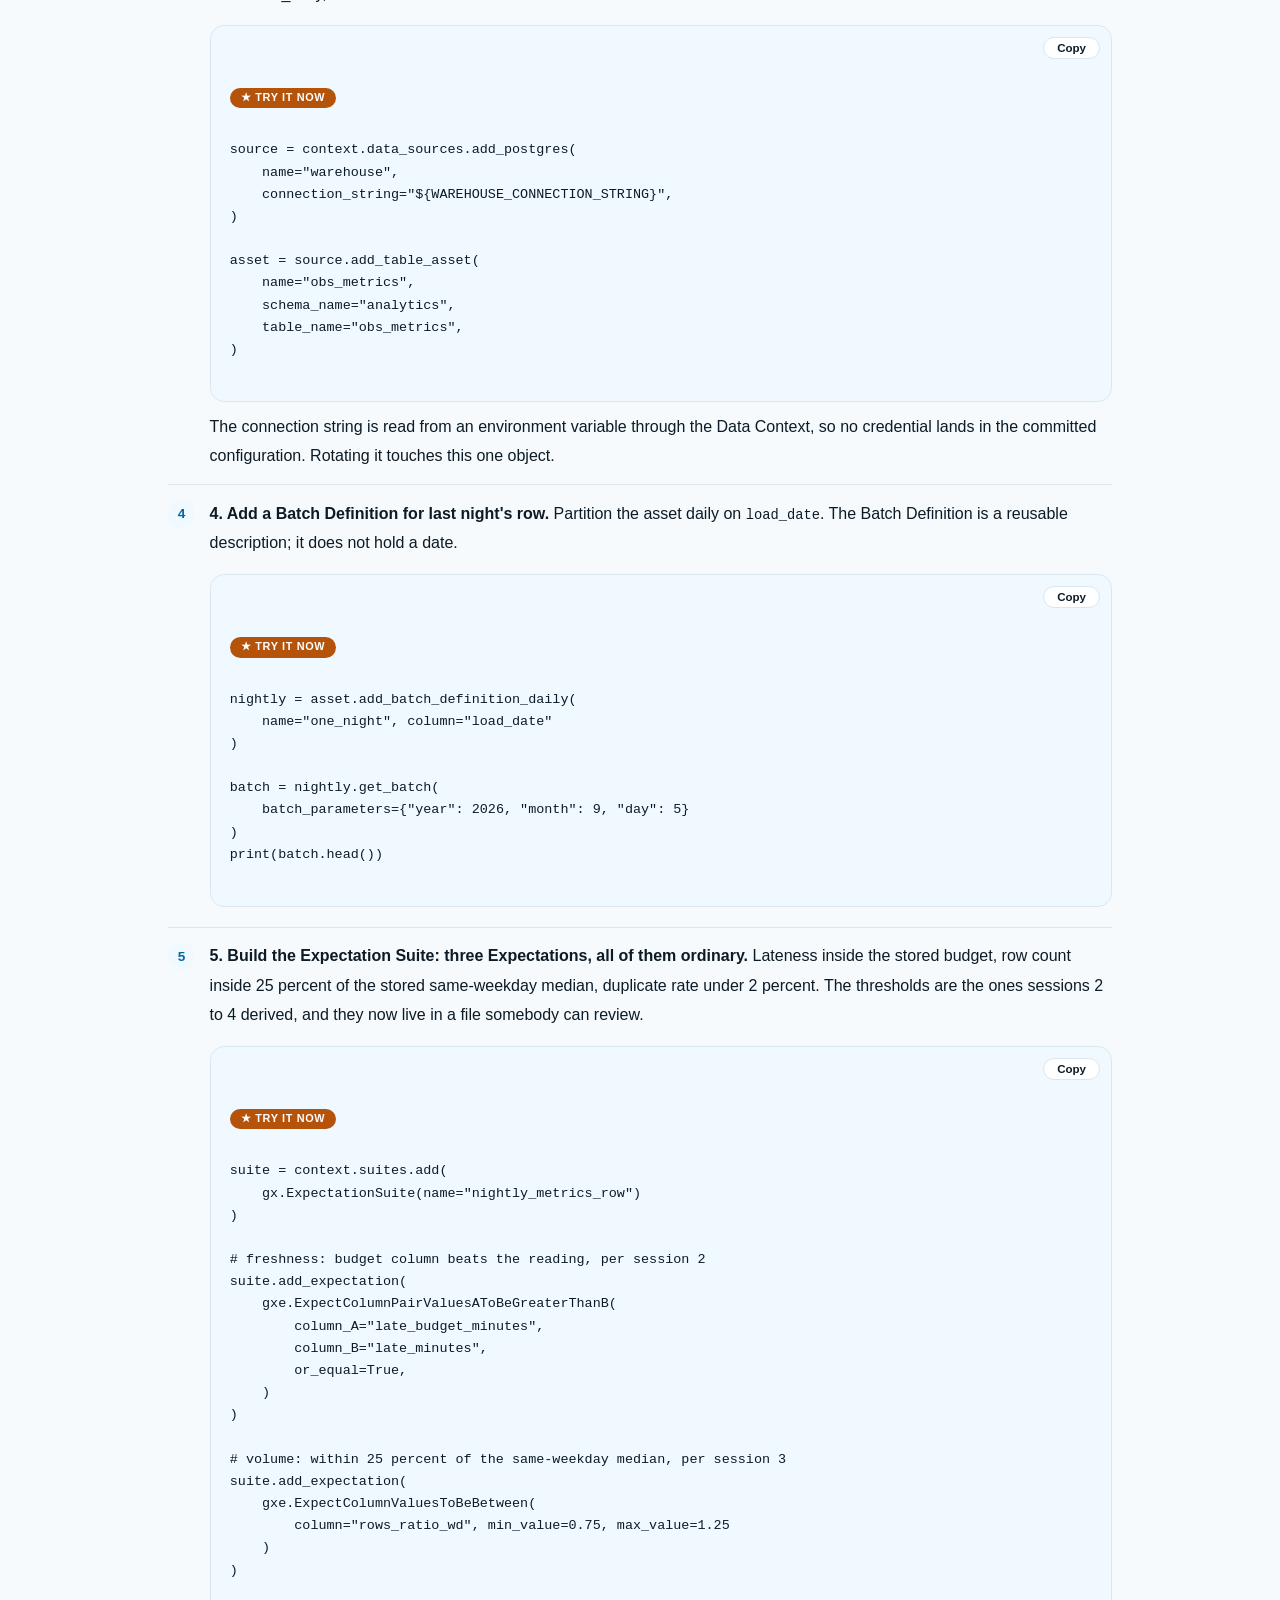
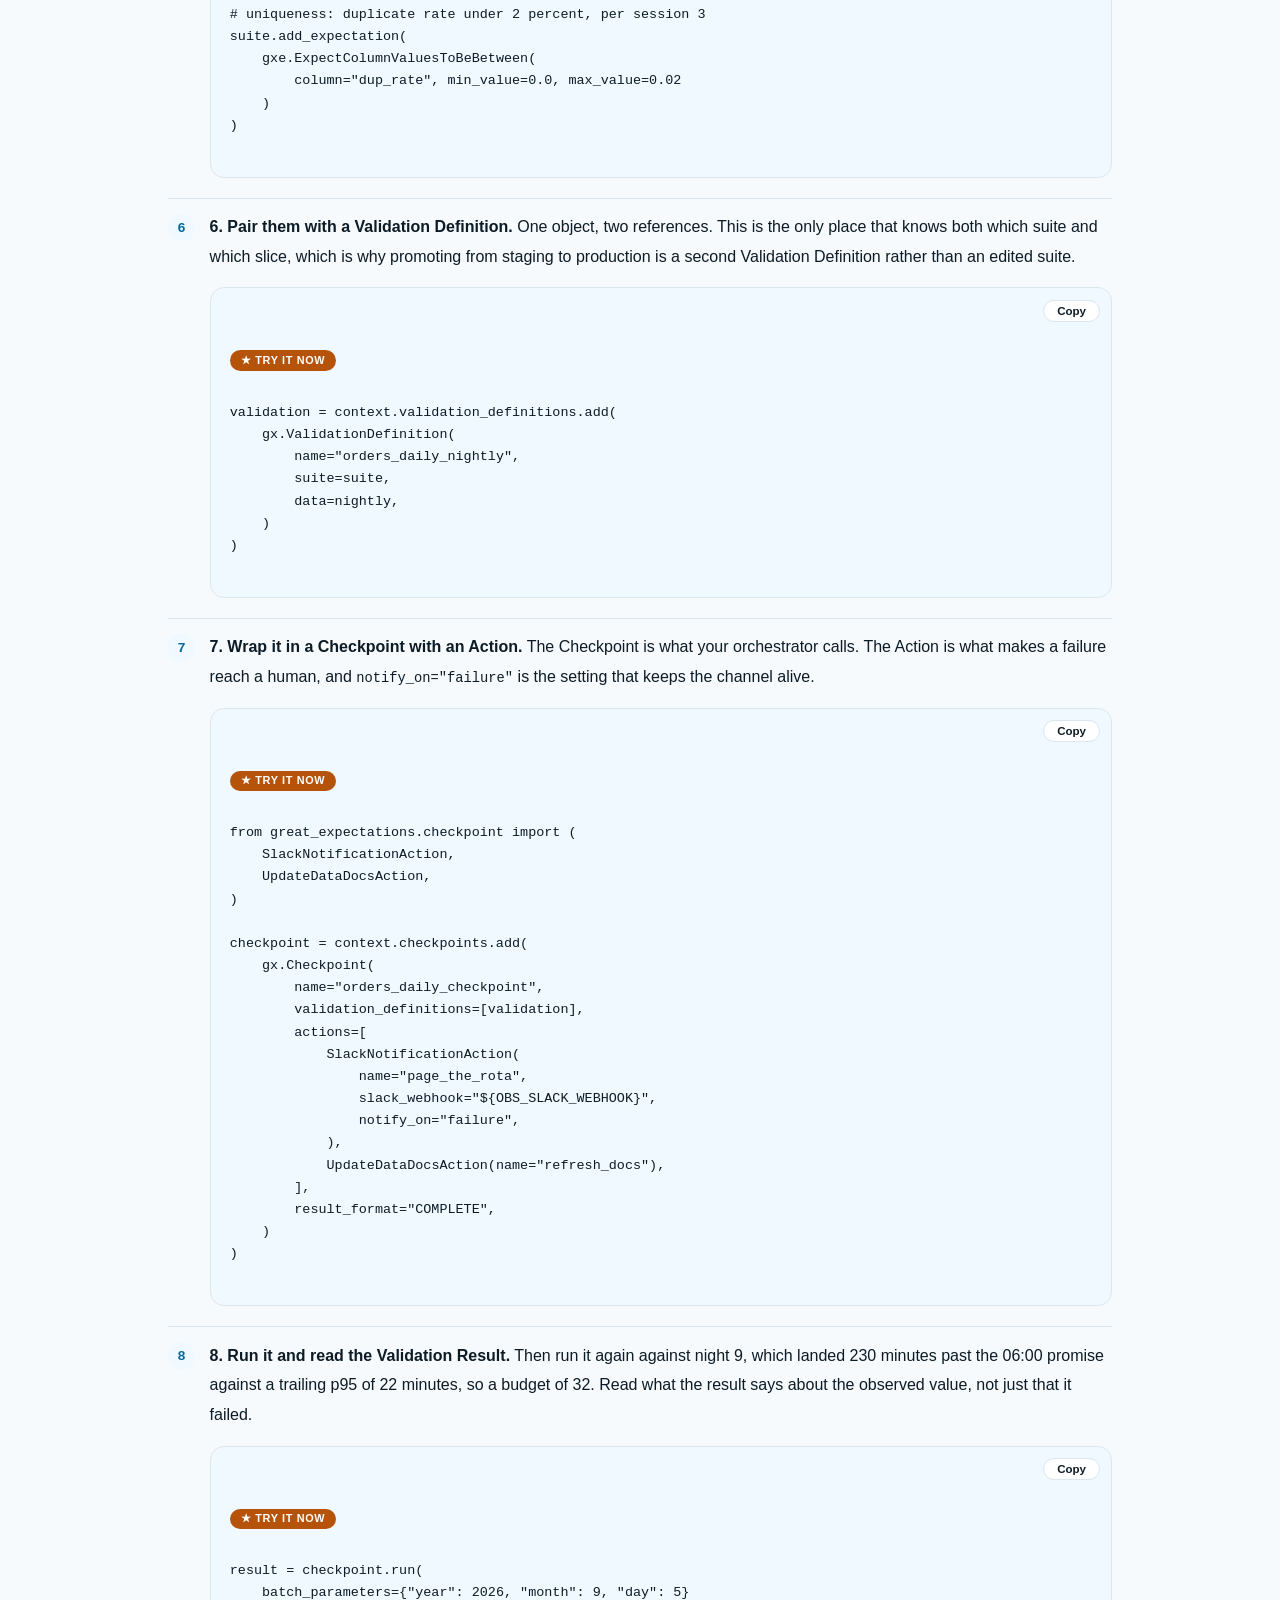
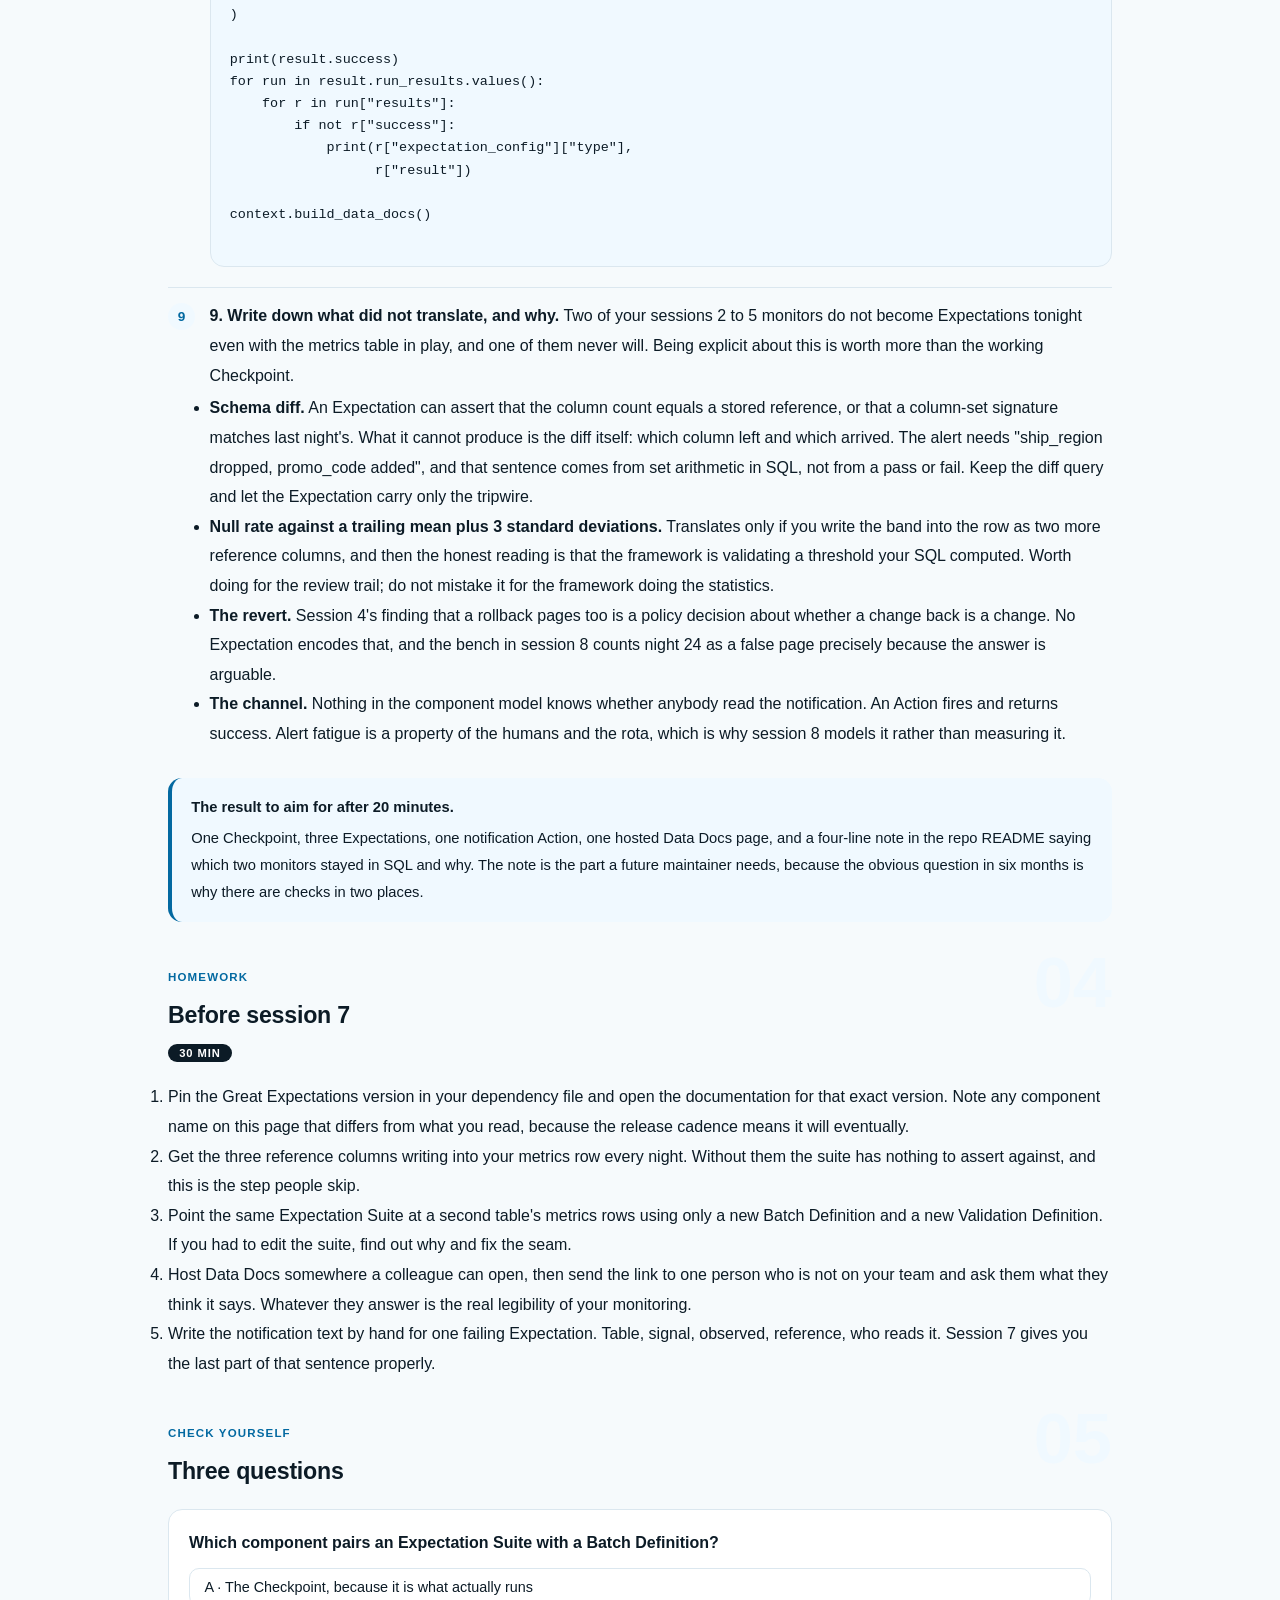
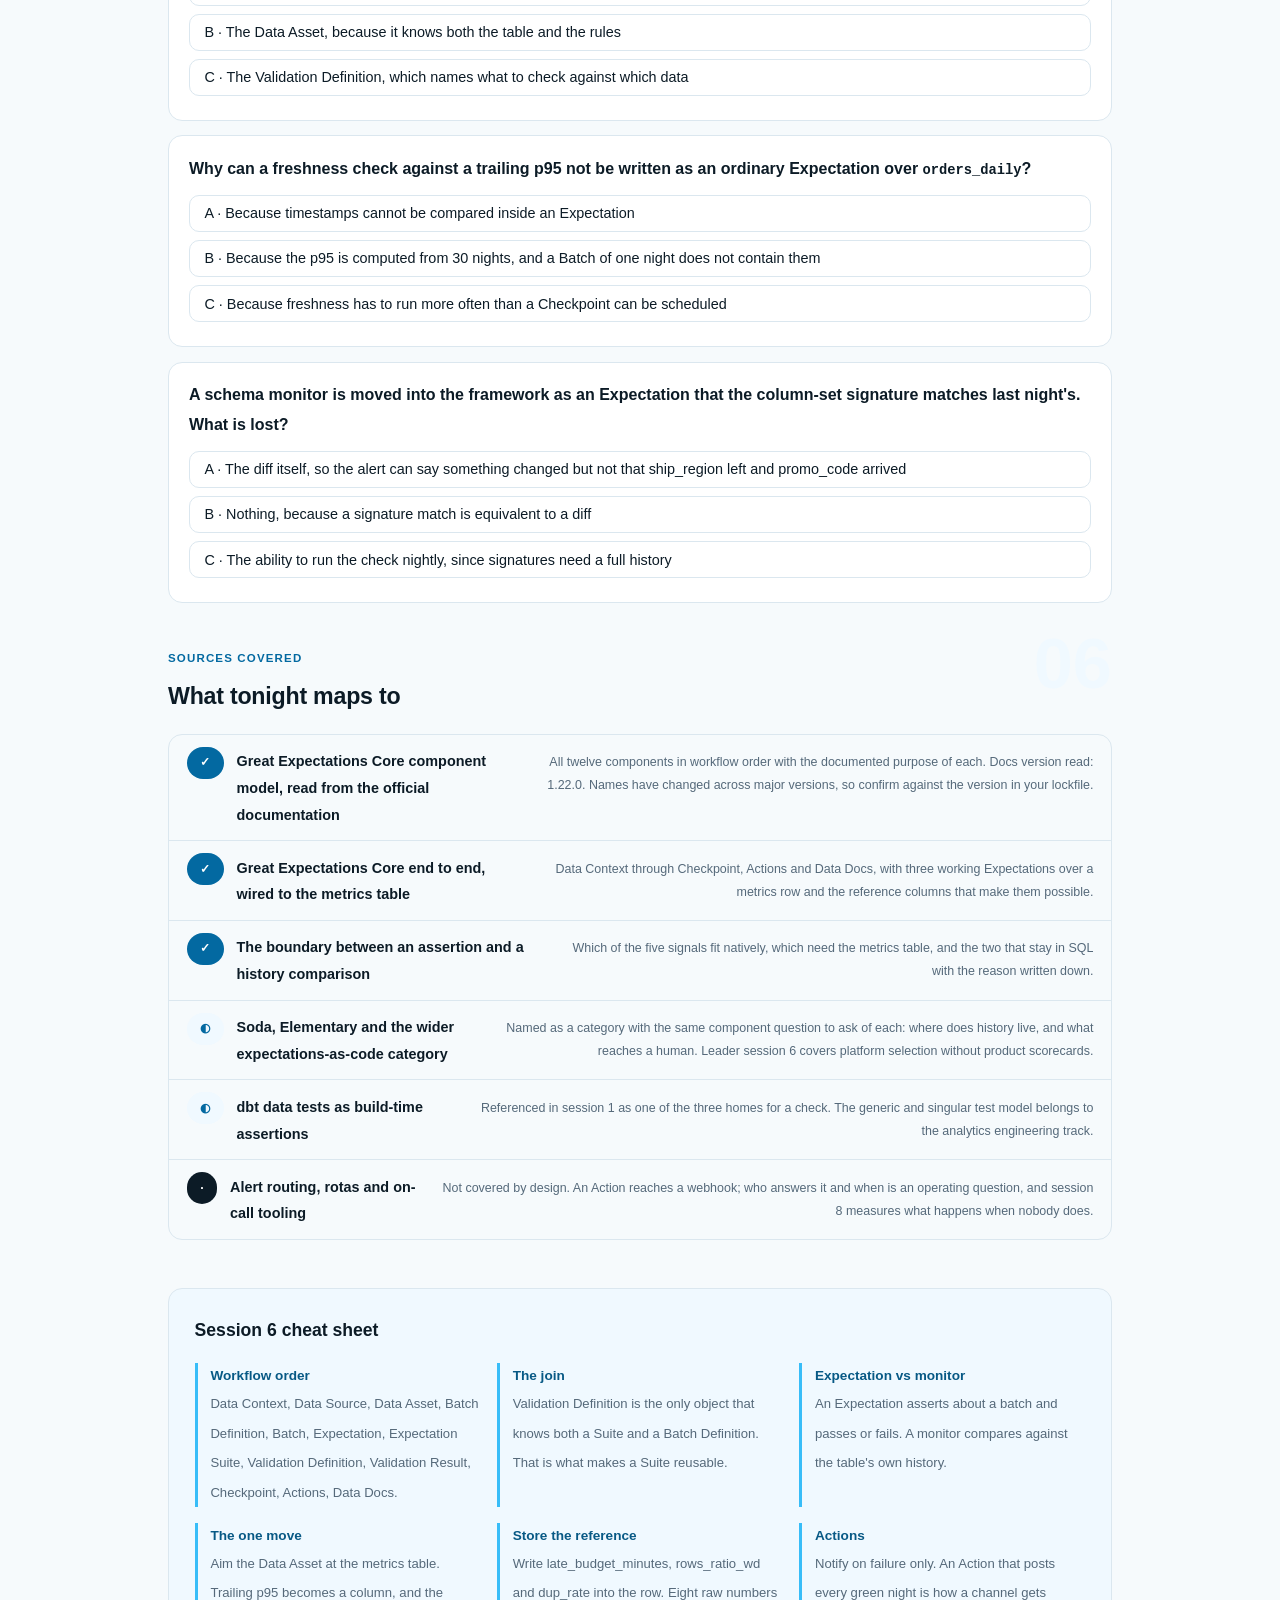
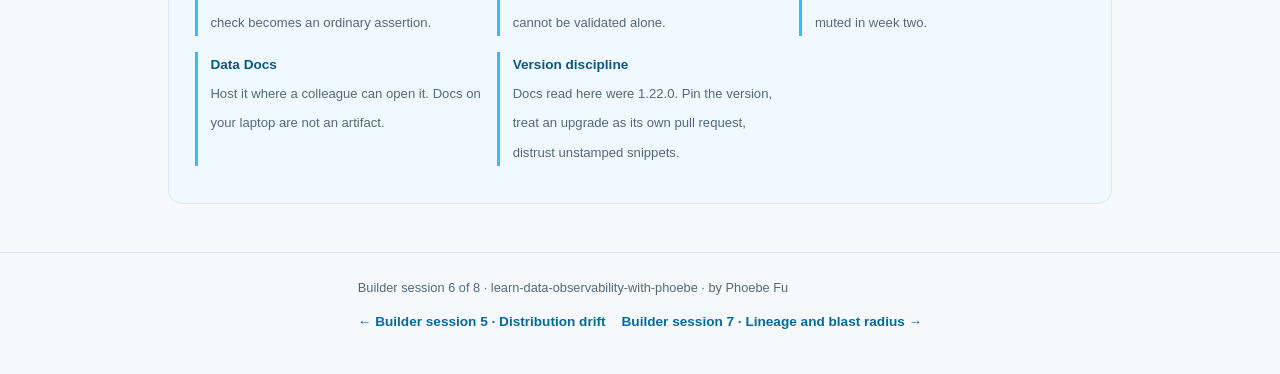
<file: courses/b6-expectations-as-code.html>
<!DOCTYPE html>
<html lang="en">
<head>
<meta charset="UTF-8">
<meta name="viewport" content="width=device-width, initial-scale=1.0">
<!-- social:start -->
<meta name="description" content="Builder session 6 of 8. The Great Expectations Core component model in workflow order, the difference between an assertion about a batch and a comparison against history, and the pattern that makes both the same thing: point the suite at the metrics table.">
<meta property="og:type" content="article">
<meta property="og:site_name" content="Learn with Phoebe">
<meta property="og:title" content="Expectations as code - learn data observability with phoebe">
<meta property="og:description" content="Builder session 6 of 8. Data Context to Data Docs, and the one move that turns a history comparison into an ordinary expectation.">
<meta property="og:url" content="https://phoebefu6.github.io/learn-data-observability-with-phoebe/courses/b6-expectations-as-code.html">
<meta property="og:image" content="https://phoebefu6.github.io/learn-data-observability-with-phoebe/assets/og-cover.png">
<meta property="og:image:width" content="1200">
<meta property="og:image:height" content="630">
<meta name="twitter:card" content="summary_large_image">
<meta name="twitter:title" content="Expectations as code - learn data observability with phoebe">
<meta name="twitter:description" content="An expectation passes or fails a batch. A monitor compares against history. Here is how to make them the same object.">
<meta name="twitter:image" content="https://phoebefu6.github.io/learn-data-observability-with-phoebe/assets/og-cover.png">
<!-- social:end -->
<title>Builder session 6 · Expectations as code - learn data observability with phoebe</title>
<link rel="stylesheet" href="../assets/style.css?v=25">
</head>
<body>

<div class="toolbar">
  <div class="wrap">
    <span class="crumb"><a href="../index.html">learn-data-observability-with-phoebe</a> / Builder session 6 of 8</span>
    <button class="btn" id="toggle-all" type="button">Expand all</button>
    <button class="btn primary" id="zoom-toggle" type="button">Projector zoom: off</button>
  </div>
</div>

<header class="masthead">
  <div class="wrap">
    <div class="eyebrow">Learn Data Observability with Phoebe · Builder session 6 of 8</div>
    <h1>Expectations <span class="accent">as code</span></h1>
    <p class="sub">Five sessions of monitors written as scheduled queries. Tonight the same checks become versioned, reviewable objects in a framework, which buys you code review, a test-style run report and a page somebody else can read. It also exposes an honest limit: an expectation asks whether a batch is acceptable, and three of your monitors ask whether tonight looks like the last thirty nights. Those are different questions, and the fix is a single change of aim.</p>
    <div class="chip-row">
      <span class="chip level">🟠 Advanced</span>
      <span class="chip audience">Analytics engineers</span>
      <span class="chip time">45 min</span>
    </div>
    <div class="agenda">
      <span class="a1" style="flex:1">0-3 · Welcome</span>
      <span class="a2" style="flex:5">3-20 · The component model</span>
      <span class="a3" style="flex:4">20-40 · Build-along: a checkpoint over the metrics table</span>
      <span class="a4" style="flex:1">40-45 · Q&amp;A</span>
    </div>
  </div>
</header>

<main class="wrap">

  <!-- ============ INTRO ============ -->
  <section class="section" id="intro">
    <div class="section-kicker">
      <span class="klabel">Part 0</span>
      <h2>Where the framework earns its place</h2>
    </div>
    <p class="lede">Sessions 2 to 5 built freshness, volume, uniqueness, schema and null-rate monitors as SQL on a schedule against <strong>analytics.orders_daily</strong> at Bellwether. That works, and it stops working the moment three people own the thresholds. Tonight the checks move into <strong>Great Expectations Core</strong>: the same arithmetic, expressed as objects that live in a repo, run from a single entry point and produce a readable result. Session 7 adds lineage, and session 8 scores the whole set against 30 nights of history.</p>

    <div class="legend">
      <span class="pill">Live = presented in the 45 minutes</span>
      <span class="pill">Self-study = the full depth, after class</span>
      <span class="pill">🔍 Every diagram zooms</span>
    </div>

    <div class="callout win">
      <p><strong>★ What you walk out with tonight.</strong> A working Checkpoint that validates last night's row of the metrics table and notifies on failure. The twelve component names in the order you actually meet them, so the documentation stops feeling like a maze. And a written list of which monitors did not translate, which is the most useful artifact of the evening because it tells you what the framework is not for.</p>
    </div>

    <details class="card" open>
      <summary><span class="mode live">Live</span>What a framework buys over a scheduled query<span class="mini">3 min</span><span class="caret">▶</span></summary>
      <div class="body">
        <p>A scheduled query is the cheapest possible monitor and it has three failure modes that show up around month two. The threshold lives in a scheduler UI where nobody reviews it. The output is a row in a log, so a failure has to be explained by whoever wrote it. And the same check gets copied to a second table with one number edited, which is how two monitors on the same signal end up disagreeing.</p>
        <p>A framework fixes exactly those three and nothing else. The assertion is a declared object, so a change to a threshold is a diff on a pull request. The run produces a structured result and a rendered page, so a failure is legible to the person who reads it at 07:00 rather than only to its author. And the assertion is separate from the data it points at, so one definition covers twenty tables.</p>
        <div class="callout example">
          <span class="ex-pill">Real world</span>
          <p>Bellwether had a volume check in the warehouse scheduler and a nearly identical one in the orchestrator, set six months apart by two people. The scheduler one used a plus or minus 30 percent band, the orchestrator one used same-weekday medians. On the eight weekend nights of a 30-night window they disagreed, and the on-call learned to trust neither. Neither threshold had ever been reviewed by a second person, because neither lived anywhere a review happens.</p>
        </div>
      </div>
    </details>

    <details class="card">
      <summary><span class="mode self">Self-study</span>What a framework does not buy<span class="mini">3 min</span><span class="caret">▶</span></summary>
      <div class="body">
        <ul>
          <li><strong>It does not choose your thresholds.</strong> An expectation with <code class="mono">max_value=32</code> is exactly as arbitrary as a scheduled query with the same number. The arithmetic from sessions 2 to 5 is still where the value is.</li>
          <li><strong>It does not give you a rota.</strong> A failing validation is a result object until an Action puts it in front of a named human. That was part three of the monitor anatomy in session 1 and it is still not code.</li>
          <li><strong>It does not model the channel.</strong> A framework will happily emit 25 notifications in 30 nights, and the muted channel that produces is the thing session 8 measures.</li>
          <li><strong>It does not replace build-time tests.</strong> Row-level assertions inside a transform project are a different discipline with their own tooling, and that is what the analytics engineering track is for.</li>
        </ul>
      </div>
    </details>
  </section>

  <!-- ============ PART 1 ============ -->
  <section class="section" id="part-1">
    <div class="section-kicker">
      <span class="klabel">Part 1 · covers the Great Expectations Core component model end to end</span>
      <h2>The Great Expectations component model</h2>
      <span class="tag concept">9 min live</span>
    </div>
    <p class="lede">Twelve objects, and the reason there are twelve rather than three is that each one is deliberately reusable independently of the others. Met in workflow order they stop being a maze: you connect to data, you pick a slice of it, you say what should be true, and you run that and record what happened.</p>

    <figure class="zoomable">
      <svg viewBox="0 0 880 320" xmlns="http://www.w3.org/2000/svg" role="img" aria-label="The Great Expectations Core component model as a left-to-right pipeline in four stages. Stage one connects: Data Context, Data Source, Data Asset. Stage two chooses a batch: Batch Definition, Batch. Stage three states the rules: Expectation, Expectation Suite. Stage four runs and records: Validation Definition, Checkpoint. Validation Result, Actions and Data Docs branch off the Checkpoint.">
        <style>
          .b6aW { font: 800 12px Inter, sans-serif; fill: #fff; }
          .b6aK { font: 800 12px Inter, sans-serif; fill: #0C1B26; }
          .b6aH { font: 800 12px Inter, sans-serif; fill: #075985; }
          .b6aM { font: 400 11px Inter, sans-serif; fill: #55697A; }
          .b6aN { font: 700 11px Inter, sans-serif; fill: #0C1B26; }
        </style>
        <defs>
          <marker id="b6aAr" viewBox="0 0 10 10" refX="9" refY="5" markerWidth="7" markerHeight="7" orient="auto">
            <path d="M0,0 L10,5 L0,10 z" fill="#C3D4E0"></path>
          </marker>
        </defs>

        <text class="b6aH" x="14" y="34">1 · Connect</text>
        <text class="b6aH" x="236" y="34">2 · Choose a batch</text>
        <text class="b6aH" x="458" y="34">3 · State the rules</text>
        <text class="b6aH" x="680" y="34">4 · Run and record</text>

        <rect x="14" y="50" width="186" height="130" rx="12" fill="#F0F9FF" stroke="#BAE6FD"></rect>
        <rect x="236" y="50" width="186" height="94" rx="12" fill="#F0F9FF" stroke="#BAE6FD"></rect>
        <rect x="458" y="50" width="186" height="94" rx="12" fill="#F0F9FF" stroke="#BAE6FD"></rect>
        <rect x="680" y="50" width="186" height="94" rx="12" fill="#F0F9FF" stroke="#BAE6FD"></rect>

        <rect x="26" y="62" width="162" height="32" rx="7" fill="#BAE6FD" stroke="#38BDF8"></rect>
        <text class="b6aK" x="107" y="83" text-anchor="middle">Data Context</text>
        <rect x="26" y="100" width="162" height="32" rx="7" fill="#BAE6FD" stroke="#38BDF8"></rect>
        <text class="b6aK" x="107" y="121" text-anchor="middle">Data Source</text>
        <rect x="26" y="138" width="162" height="32" rx="7" fill="#BAE6FD" stroke="#38BDF8"></rect>
        <text class="b6aK" x="107" y="159" text-anchor="middle">Data Asset</text>

        <rect x="248" y="62" width="162" height="32" rx="7" fill="#38BDF8"></rect>
        <text class="b6aK" x="329" y="83" text-anchor="middle">Batch Definition</text>
        <rect x="248" y="100" width="162" height="32" rx="7" fill="#38BDF8"></rect>
        <text class="b6aK" x="329" y="121" text-anchor="middle">Batch</text>

        <rect x="470" y="62" width="162" height="32" rx="7" fill="#0369A1"></rect>
        <text class="b6aW" x="551" y="83" text-anchor="middle">Expectation</text>
        <rect x="470" y="100" width="162" height="32" rx="7" fill="#0369A1"></rect>
        <text class="b6aW" x="551" y="121" text-anchor="middle">Expectation Suite</text>

        <rect x="692" y="62" width="162" height="32" rx="7" fill="#075985"></rect>
        <text class="b6aW" x="773" y="83" text-anchor="middle">Validation Definition</text>
        <rect x="692" y="100" width="162" height="32" rx="7" fill="#075985"></rect>
        <text class="b6aW" x="773" y="121" text-anchor="middle">Checkpoint</text>

        <line x1="204" y1="112" x2="232" y2="112" stroke="#C3D4E0" stroke-width="1.5" marker-end="url(#b6aAr)"></line>
        <line x1="426" y1="112" x2="454" y2="112" stroke="#C3D4E0" stroke-width="1.5" marker-end="url(#b6aAr)"></line>
        <line x1="648" y1="112" x2="676" y2="112" stroke="#C3D4E0" stroke-width="1.5" marker-end="url(#b6aAr)"></line>

        <line x1="773" y1="148" x2="773" y2="196" stroke="#C3D4E0" stroke-width="1.5"></line>
        <line x1="375" y1="196" x2="773" y2="196" stroke="#C3D4E0" stroke-width="1.5"></line>
        <line x1="375" y1="196" x2="375" y2="216" stroke="#C3D4E0" stroke-width="1.5" marker-end="url(#b6aAr)"></line>
        <line x1="575" y1="196" x2="575" y2="216" stroke="#C3D4E0" stroke-width="1.5" marker-end="url(#b6aAr)"></line>
        <line x1="773" y1="196" x2="773" y2="216" stroke="#C3D4E0" stroke-width="1.5" marker-end="url(#b6aAr)"></line>

        <rect x="290" y="222" width="170" height="36" rx="8" fill="#0369A1"></rect>
        <text class="b6aW" x="375" y="245" text-anchor="middle">Validation Result</text>
        <text class="b6aM" x="375" y="274" text-anchor="middle">pass or fail, per Expectation</text>

        <rect x="490" y="222" width="170" height="36" rx="8" fill="#F0F9FF" stroke="#0369A1"></rect>
        <text class="b6aK" x="575" y="245" text-anchor="middle">Actions</text>
        <text class="b6aM" x="575" y="274" text-anchor="middle">reaches a named human</text>

        <rect x="688" y="222" width="170" height="36" rx="8" fill="#F0F9FF" stroke="#0369A1"></rect>
        <text class="b6aK" x="773" y="245" text-anchor="middle">Data Docs</text>
        <text class="b6aM" x="773" y="274" text-anchor="middle">legible to somebody else</text>

        <rect x="14" y="292" width="14" height="14" rx="3" fill="#B45309"></rect>
        <text class="b6aN" x="38" y="304">One Expectation Suite runs against many Batch Definitions. That indirection is the reuse.</text>
      </svg>
      <figcaption>🔍 Click to zoom - four stages, and Actions plus Data Docs hang off the Checkpoint.</figcaption>
    </figure>

    <details class="card">
      <summary><span class="mode live">Live</span>The twelve objects, one sentence each<span class="mini">5 min</span><span class="caret">▶</span></summary>
      <div class="body">
        <p>Read the table top to bottom once. That order is the order you write the code in, which is why it is worth learning as a sequence rather than as a glossary.</p>
        <table class="clean">
          <thead>
            <tr><th>Component</th><th>What it is for</th></tr>
          </thead>
          <tbody>
            <tr><td>Data Context</td><td>The entry point to the Python API, holding your configuration and metadata for everything else.</td></tr>
            <tr><td>Data Source</td><td>Represents the platform or system your data lives in and carries the connection to it.</td></tr>
            <tr><td>Data Asset</td><td>A collection of records within a Data Source: a table, a view or a query.</td></tr>
            <tr><td>Batch Definition</td><td>Describes how records are retrieved from a Data Asset, whole table or partitioned by a column.</td></tr>
            <tr><td>Batch</td><td>The records actually returned when a Batch Definition is resolved.</td></tr>
            <tr><td>Expectation</td><td>A single verifiable assertion about data.</td></tr>
            <tr><td>Expectation Suite</td><td>A collection of Expectations grouped together for a Data Asset.</td></tr>
            <tr><td>Validation Definition</td><td>Pairs an Expectation Suite with a Batch Definition, so it names what to check against which data.</td></tr>
            <tr><td>Validation Result</td><td>The output of running a Validation Definition, reporting success or failure for each Expectation.</td></tr>
            <tr><td>Checkpoint</td><td>Runs one or more Validation Definitions and triggers Actions on the results.</td></tr>
            <tr><td>Actions</td><td>What happens after validation, such as sending a notification or refreshing Data Docs.</td></tr>
            <tr><td>Data Docs</td><td>Human-readable documentation rendered from Validation Results.</td></tr>
          </tbody>
        </table>
      </div>
    </details>

    <details class="card">
      <summary><span class="mode live">Live</span>Why the indirection exists<span class="mini">3 min</span><span class="caret">▶</span></summary>
      <div class="body">
        <p>The first reaction to twelve objects is that four would do. The reason there are twelve is that the seams are placed exactly where teams need to vary one thing without touching the others.</p>
        <ul>
          <li><strong>Expectation Suite is separate from Batch Definition</strong> so the same suite runs against many slices. One nightly-metrics suite covers every tier 1 table you instrument, because the assertions are about the shape of a metrics row rather than about a specific table.</li>
          <li><strong>Validation Definition is the join</strong> between the two. It is the only object that knows both, which means moving a suite from staging to production is a new Validation Definition rather than an edited suite.</li>
          <li><strong>Checkpoint is separate from Validation Definition</strong> so scheduling and notification live in one place. Ten validations, one Checkpoint, one set of Actions, one thing your orchestrator calls.</li>
          <li><strong>Data Source is separate from Data Asset</strong> so a credential rotation touches one object. This is the seam that saves you on the day the warehouse password changes.</li>
        </ul>
        <div class="callout tip">
          <p><strong>The test for whether you have used the seams.</strong> Adding a twelfth table to your monitoring should be one new Batch Definition and one new Validation Definition, with the suite untouched. If it is a copied suite with the table name edited, you have twelve sources of truth and the next threshold change will miss some of them.</p>
        </div>
      </div>
    </details>

    <details class="card">
      <summary><span class="mode self">Self-study</span>The version caveat, stated plainly<span class="mini">3 min</span><span class="caret">▶</span></summary>
      <div class="body">
        <p>Great Expectations moves fast, and component names have changed across major versions. The docs read for this material were <strong>version 1.22.0</strong> of Great Expectations Core, and the twelve names above are the ones that version uses. Older material will show objects that no longer exist under those names, and code written against a 0.x release does not run unchanged.</p>
        <p>So the working rule, which costs two minutes and saves an afternoon: open the current documentation for the exact version in your lockfile before you teach this to anybody or deploy it anywhere. Pin the version in your dependency file rather than tracking latest, and treat an upgrade as a change that needs its own pull request rather than something a resolver does for you overnight.</p>
        <div class="callout example">
          <span class="ex-pill">Real world</span>
          <p>The single most common way this bites is a copied snippet. A blog post from a previous major version reads as perfectly sensible, the object names look plausible, and the failure is an import error at best or a silently different default at worst. Check the version stamp on any snippet before you paste it, and if there is no version stamp, treat the snippet as a sketch of the idea rather than as code.</p>
        </div>
      </div>
    </details>
  </section>

  <!-- ============ PART 2 ============ -->
  <section class="section" id="part-2">
    <div class="section-kicker">
      <span class="klabel">Part 2 · covers the boundary between an assertion and a comparison</span>
      <h2>Expectations versus monitors</h2>
      <span class="tag concept">8 min live</span>
    </div>
    <p class="lede">This is the distinction that decides how much of your monitor set can live in a framework at all. An <strong>expectation</strong> is an assertion about a batch: it looks at the records in front of it and passes or fails. A <strong>monitor</strong> is a comparison against the table's own history: it needs the last thirty nights to say anything at all. Neither is better. They answer different questions, and confusing them is how people conclude that a validation framework "cannot do freshness".</p>

    <figure class="zoomable">
      <svg viewBox="0 0 880 320" xmlns="http://www.w3.org/2000/svg" role="img" aria-label="Two paths compared. In the first, an expectation pointed at orders_daily gets a batch of one night and cannot see the trailing p95 it needs, so the assertion cannot be written. In the second, the same expectation is pointed at the metrics table, where the trailing p95 is already a stored column in last night's row, and the check becomes an ordinary assertion.">
        <style>
          .b6bW { font: 800 12px Inter, sans-serif; fill: #fff; }
          .b6bK { font: 700 12px Inter, sans-serif; fill: #0C1B26; }
          .b6bH { font: 800 12px Inter, sans-serif; fill: #075985; }
          .b6bM { font: 400 11px Inter, sans-serif; fill: #55697A; }
          .b6bR { font: 700 12px Inter, sans-serif; fill: #991B1B; }
          .b6bN { font: 700 11px Inter, sans-serif; fill: #0C1B26; }
        </style>
        <defs>
          <marker id="b6bAr" viewBox="0 0 10 10" refX="9" refY="5" markerWidth="7" markerHeight="7" orient="auto">
            <path d="M0,0 L10,5 L0,10 z" fill="#C3D4E0"></path>
          </marker>
        </defs>

        <text class="b6bH" x="14" y="28">1 · Suite pointed at orders_daily</text>

        <rect x="14" y="42" width="150" height="56" rx="9" fill="#075985"></rect>
        <text class="b6bW" x="89" y="66" text-anchor="middle">orders_daily</text>
        <text class="b6bM" x="89" y="84" text-anchor="middle" fill="#BAE6FD">rows, not history</text>

        <rect x="200" y="42" width="170" height="56" rx="9" fill="#F0F9FF" stroke="#BAE6FD"></rect>
        <text class="b6bK" x="285" y="66" text-anchor="middle">Batch: one night</text>
        <text class="b6bM" x="285" y="84" text-anchor="middle">12,004 rows</text>

        <rect x="406" y="42" width="190" height="56" rx="9" fill="#F0F9FF" stroke="#BAE6FD"></rect>
        <text class="b6bK" x="501" y="66" text-anchor="middle">Expectation needs p95</text>
        <text class="b6bM" x="501" y="84" text-anchor="middle">of the last 30 nights</text>

        <rect x="632" y="42" width="190" height="56" rx="9" fill="#F0F9FF" stroke="#991B1B"></rect>
        <text class="b6bR" x="727" y="66" text-anchor="middle">p95 is not in the batch</text>
        <text class="b6bM" x="727" y="84" text-anchor="middle">assertion cannot be made</text>

        <line x1="168" y1="70" x2="196" y2="70" stroke="#C3D4E0" stroke-width="1.5" marker-end="url(#b6bAr)"></line>
        <line x1="374" y1="70" x2="402" y2="70" stroke="#C3D4E0" stroke-width="1.5" marker-end="url(#b6bAr)"></line>
        <line x1="600" y1="70" x2="628" y2="70" stroke="#C3D4E0" stroke-width="1.5" marker-end="url(#b6bAr)"></line>

        <text class="b6bM" x="14" y="122">History lives in 29 other nights that this Batch does not contain.</text>

        <line x1="14" y1="142" x2="866" y2="142" stroke="#C3D4E0" stroke-width="1"></line>

        <text class="b6bH" x="14" y="168">2 · Suite pointed at the metrics table</text>

        <rect x="14" y="182" width="150" height="56" rx="9" fill="#075985"></rect>
        <text class="b6bW" x="89" y="206" text-anchor="middle">metrics table</text>
        <text class="b6bM" x="89" y="224" text-anchor="middle" fill="#BAE6FD">1 row per night</text>

        <rect x="200" y="182" width="170" height="56" rx="9" fill="#F0F9FF" stroke="#BAE6FD"></rect>
        <text class="b6bK" x="285" y="206" text-anchor="middle">Batch: last night</text>
        <text class="b6bM" x="285" y="224" text-anchor="middle">exactly one row</text>

        <rect x="406" y="182" width="190" height="56" rx="9" fill="#38BDF8"></rect>
        <text class="b6bK" x="501" y="206" text-anchor="middle">p95 is a column</text>
        <text class="b6bM" x="501" y="224" text-anchor="middle" fill="#0C1B26">written when the row lands</text>

        <rect x="632" y="182" width="190" height="56" rx="9" fill="#0369A1"></rect>
        <text class="b6bW" x="727" y="206" text-anchor="middle">Ordinary assertion</text>
        <text class="b6bM" x="727" y="224" text-anchor="middle" fill="#BAE6FD">column A greater than B</text>

        <line x1="168" y1="210" x2="196" y2="210" stroke="#C3D4E0" stroke-width="1.5" marker-end="url(#b6bAr)"></line>
        <line x1="374" y1="210" x2="402" y2="210" stroke="#C3D4E0" stroke-width="1.5" marker-end="url(#b6bAr)"></line>
        <line x1="600" y1="210" x2="628" y2="210" stroke="#C3D4E0" stroke-width="1.5" marker-end="url(#b6bAr)"></line>

        <text class="b6bM" x="14" y="262">The comparison is precomputed, so the Expectation only ever reads one row.</text>

        <rect x="14" y="292" width="14" height="14" rx="3" fill="#B45309"></rect>
        <text class="b6bN" x="38" y="304">Same question, two aims. The metrics table turns history into a column.</text>
      </svg>
      <figcaption>🔍 Click to zoom - aim at the metrics table and a history comparison becomes an assertion.</figcaption>
    </figure>

    <details class="card">
      <summary><span class="mode live">Live</span>Which of the five signals fit as expectations<span class="mini">4 min</span><span class="caret">▶</span></summary>
      <div class="body">
        <p>Sort your checks by what they need in order to answer. Anything answerable from the records in front of you fits an expectation natively. Anything that needs the table's own past does not, until you feed the past in as the batch.</p>
        <table class="clean">
          <thead>
            <tr><th>Check</th><th>Needs</th><th>Fits an expectation</th></tr>
          </thead>
          <tbody>
            <tr><td>Validity: a column is one of a known set</td><td>The batch only</td><td>Yes, natively</td></tr>
            <tr><td>Range: a value sits between two bounds</td><td>The batch only</td><td>Yes, natively</td></tr>
            <tr><td>Set membership: currency, status, region code</td><td>The batch only</td><td>Yes, natively</td></tr>
            <tr><td>Uniqueness: the key does not repeat</td><td>The batch only</td><td>Yes, natively</td></tr>
            <tr><td>Freshness against a trailing p95</td><td>Thirty nights of lateness</td><td>Only via the metrics table</td></tr>
            <tr><td>Volume against a same-weekday median</td><td>Four prior same weekdays</td><td>Only via the metrics table</td></tr>
            <tr><td>Schema diff against last night's column set</td><td>Last night's column list</td><td>Only via the metrics table</td></tr>
            <tr><td>Null rate against a trailing mean plus 3 sd</td><td>Thirty nights of null rates</td><td>Only via the metrics table</td></tr>
          </tbody>
        </table>
        <p>The top four are the ones a validation framework was designed for, and they are genuinely valuable: a hard <code class="mono">accepted_values</code> assertion on a region code catches a class of upstream change that no metadata monitor sees. The bottom four are what sessions 2 to 5 were actually about, and they are comparisons.</p>
      </div>
    </details>

    <details class="card">
      <summary><span class="mode live">Live</span>Point the suite at the metrics table<span class="mini">4 min</span><span class="caret">▶</span></summary>
      <div class="body">
        <p>The move is one line of aim and it resolves the whole tension. Instead of a Data Asset over <code class="mono">analytics.orders_daily</code>, build the Data Asset over <code class="mono">analytics.obs_metrics</code>, the one-row-per-table-per-night table from session 1. Last night's row is a Batch of exactly one record, and every trailing comparison you need is a column in it.</p>
        <p>That works only if the row carries the comparison as well as the measurement. When you write tonight's row, write the reference values alongside it: the trailing p95 of lateness plus the pad, the same-weekday median of row count, last night's column-set signature. Then "lateness is within budget" is <code class="mono">late_budget_minutes</code> greater than <code class="mono">late_minutes</code>, which is an ordinary column-pair assertion about a single row.</p>
        <ul>
          <li><strong>Store the reference, not just the reading.</strong> A metrics row of eight raw numbers cannot be validated without history. The same row plus three precomputed reference columns can.</li>
          <li><strong>The arithmetic does not move, it relocates.</strong> The percentile and the median are still computed in SQL, once per night, in the job that writes the row. The framework validates rather than calculates.</li>
          <li><strong>One suite covers every table.</strong> Because the assertions are about the shape of a metrics row, the same Expectation Suite validates orders_daily, orders_items and every other instrumented table. That is the reuse the component seams were built for.</li>
          <li><strong>The failure message improves.</strong> A Validation Result on a metrics row says which reference value was breached and by how much, which is the sentence you wanted in the incident channel in session 1.</li>
        </ul>
      </div>
    </details>

    <details class="card">
      <summary><span class="mode self">Self-study</span>Actions and Data Docs: the parts that reach people<span class="mini">4 min</span><span class="caret">▶</span></summary>
      <div class="body">
        <p>A Validation Result is an object in memory. Nothing about a failing validation reaches a human until an Action does it, and this is the same gap that made a monitor without a destination into a chart that changes colour.</p>
        <ul>
          <li><strong>Actions run after validation, on the result.</strong> A notification Action on failure is the minimum viable destination. Configure it to fire on failure only, because an Action that posts on every successful night is how a channel gets muted in week two.</li>
          <li><strong>Data Docs is the legibility layer.</strong> It renders Validation Results as browsable pages: which Expectations ran, which failed, what the observed value was against the expected one. The audience is the analyst who was told the revenue number is wrong and wants to see the evidence without reading your Python.</li>
          <li><strong>Host the docs somewhere durable.</strong> Docs rendered onto the laptop of whoever ran the Checkpoint are not an artifact. A static bucket behind the same auth as your BI tool is enough, and the link belongs in the notification.</li>
          <li><strong>The notification and the docs do different jobs.</strong> The notification carries the number and the link. The docs carry the detail. Putting the detail in the notification is how people learn to scroll past it.</li>
        </ul>
        <div class="callout tip">
          <p><strong>Write the notification text yourself.</strong> A default template says a suite failed. What the reader needs is the table, the signal, the observed value, the reference value and the blast radius: "orders_daily landed 230 min past the 06:00 promise, budget is 32 min, 3 dashboards and the finance export read it". Same Validation Result, different Monday.</p>
        </div>
      </div>
    </details>
  </section>

  <!-- ============ DEMO ============ -->
  <section class="section" id="demo-1">
    <div class="section-kicker">
      <span class="klabel">Build-along</span>
      <h2>A checkpoint over the metrics table</h2>
      <span class="tag demo">★ 20 min · everyone builds</span>
    </div>
    <p class="lede">Nine steps, in the order the components appear. Bring the metrics table you started in session 1. If you have nothing recording yet, the reference columns are easy to fake for one night and the shape is what matters. Python throughout, with the reference values computed in SQL by the job that writes the row.</p>

    <div class="steps">
      <div class="step">
        <p><strong>1. Write the reference columns into the metrics row.</strong> Before any framework code, make sure tonight's row carries its own comparisons. Three extra columns, computed in the same statement that writes the row.</p>
        <div class="prompt-box good">
          <span class="label">★ Try it now</span>
insert into analytics.obs_metrics
select
  'analytics.orders_daily'                       as table_name,
  current_date                                   as load_date,
  m.rows, m.distinct_keys, m.max_updated_at,
  m.late_minutes, m.null_rate_customer, m.column_count,
  -- reference columns: the comparison, precomputed
  h.p95_late + 10                                as late_budget_minutes,
  m.rows / h.median_rows_same_weekday::float     as rows_ratio_wd,
  1 - m.distinct_keys / m.rows::float            as dup_rate
from tonight m cross join trailing_history h;
        </div>
      </div>
      <div class="step">
        <p><strong>2. Get a Data Context.</strong> File mode keeps the configuration in a directory you can commit, which is the point of moving the thresholds into a repo in the first place.</p>
        <div class="prompt-box good">
          <span class="label">★ Try it now</span>
import great_expectations as gx
from great_expectations import expectations as gxe

context = gx.get_context(mode="file", project_root_dir="./gx")
        </div>
      </div>
      <div class="step">
        <p><strong>3. Define the Data Source and the Data Asset.</strong> The Data Source carries the connection. The Data Asset is the metrics table, not orders_daily, and that choice is the whole session.</p>
        <div class="prompt-box good">
          <span class="label">★ Try it now</span>
source = context.data_sources.add_postgres(
    name="warehouse",
    connection_string="${WAREHOUSE_CONNECTION_STRING}",
)

asset = source.add_table_asset(
    name="obs_metrics",
    schema_name="analytics",
    table_name="obs_metrics",
)
        </div>
        <p>The connection string is read from an environment variable through the Data Context, so no credential lands in the committed configuration. Rotating it touches this one object.</p>
      </div>
      <div class="step">
        <p><strong>4. Add a Batch Definition for last night's row.</strong> Partition the asset daily on <code class="mono">load_date</code>. The Batch Definition is a reusable description; it does not hold a date.</p>
        <div class="prompt-box good">
          <span class="label">★ Try it now</span>
nightly = asset.add_batch_definition_daily(
    name="one_night", column="load_date"
)

batch = nightly.get_batch(
    batch_parameters={"year": 2026, "month": 9, "day": 5}
)
print(batch.head())
        </div>
      </div>
      <div class="step">
        <p><strong>5. Build the Expectation Suite: three Expectations, all of them ordinary.</strong> Lateness inside the stored budget, row count inside 25 percent of the stored same-weekday median, duplicate rate under 2 percent. The thresholds are the ones sessions 2 to 4 derived, and they now live in a file somebody can review.</p>
        <div class="prompt-box good">
          <span class="label">★ Try it now</span>
suite = context.suites.add(
    gx.ExpectationSuite(name="nightly_metrics_row")
)

# freshness: budget column beats the reading, per session 2
suite.add_expectation(
    gxe.ExpectColumnPairValuesAToBeGreaterThanB(
        column_A="late_budget_minutes",
        column_B="late_minutes",
        or_equal=True,
    )
)

# volume: within 25 percent of the same-weekday median, per session 3
suite.add_expectation(
    gxe.ExpectColumnValuesToBeBetween(
        column="rows_ratio_wd", min_value=0.75, max_value=1.25
    )
)

# uniqueness: duplicate rate under 2 percent, per session 3
suite.add_expectation(
    gxe.ExpectColumnValuesToBeBetween(
        column="dup_rate", min_value=0.0, max_value=0.02
    )
)
        </div>
      </div>
      <div class="step">
        <p><strong>6. Pair them with a Validation Definition.</strong> One object, two references. This is the only place that knows both which suite and which slice, which is why promoting from staging to production is a second Validation Definition rather than an edited suite.</p>
        <div class="prompt-box good">
          <span class="label">★ Try it now</span>
validation = context.validation_definitions.add(
    gx.ValidationDefinition(
        name="orders_daily_nightly",
        suite=suite,
        data=nightly,
    )
)
        </div>
      </div>
      <div class="step">
        <p><strong>7. Wrap it in a Checkpoint with an Action.</strong> The Checkpoint is what your orchestrator calls. The Action is what makes a failure reach a human, and <code class="mono">notify_on="failure"</code> is the setting that keeps the channel alive.</p>
        <div class="prompt-box good">
          <span class="label">★ Try it now</span>
from great_expectations.checkpoint import (
    SlackNotificationAction,
    UpdateDataDocsAction,
)

checkpoint = context.checkpoints.add(
    gx.Checkpoint(
        name="orders_daily_checkpoint",
        validation_definitions=[validation],
        actions=[
            SlackNotificationAction(
                name="page_the_rota",
                slack_webhook="${OBS_SLACK_WEBHOOK}",
                notify_on="failure",
            ),
            UpdateDataDocsAction(name="refresh_docs"),
        ],
        result_format="COMPLETE",
    )
)
        </div>
      </div>
      <div class="step">
        <p><strong>8. Run it and read the Validation Result.</strong> Then run it again against night 9, which landed 230 minutes past the 06:00 promise against a trailing p95 of 22 minutes, so a budget of 32. Read what the result says about the observed value, not just that it failed.</p>
        <div class="prompt-box good">
          <span class="label">★ Try it now</span>
result = checkpoint.run(
    batch_parameters={"year": 2026, "month": 9, "day": 5}
)

print(result.success)
for run in result.run_results.values():
    for r in run["results"]:
        if not r["success"]:
            print(r["expectation_config"]["type"],
                  r["result"])

context.build_data_docs()
        </div>
      </div>
      <div class="step">
        <p><strong>9. Write down what did not translate, and why.</strong> Two of your sessions 2 to 5 monitors do not become Expectations tonight even with the metrics table in play, and one of them never will. Being explicit about this is worth more than the working Checkpoint.</p>
        <ul>
          <li><strong>Schema diff.</strong> An Expectation can assert that the column count equals a stored reference, or that a column-set signature matches last night's. What it cannot produce is the diff itself: which column left and which arrived. The alert needs "ship_region dropped, promo_code added", and that sentence comes from set arithmetic in SQL, not from a pass or fail. Keep the diff query and let the Expectation carry only the tripwire.</li>
          <li><strong>Null rate against a trailing mean plus 3 standard deviations.</strong> Translates only if you write the band into the row as two more reference columns, and then the honest reading is that the framework is validating a threshold your SQL computed. Worth doing for the review trail; do not mistake it for the framework doing the statistics.</li>
          <li><strong>The revert.</strong> Session 4's finding that a rollback pages too is a policy decision about whether a change back is a change. No Expectation encodes that, and the bench in session 8 counts night 24 as a false page precisely because the answer is arguable.</li>
          <li><strong>The channel.</strong> Nothing in the component model knows whether anybody read the notification. An Action fires and returns success. Alert fatigue is a property of the humans and the rota, which is why session 8 models it rather than measuring it.</li>
        </ul>
      </div>
    </div>

    <div class="callout tip">
      <p><strong>The result to aim for after 20 minutes.</strong> One Checkpoint, three Expectations, one notification Action, one hosted Data Docs page, and a four-line note in the repo README saying which two monitors stayed in SQL and why. The note is the part a future maintainer needs, because the obvious question in six months is why there are checks in two places.</p>
    </div>
  </section>

  <!-- ============ HOMEWORK ============ -->
  <section class="section" id="exercise">
    <div class="section-kicker">
      <span class="klabel">Homework</span>
      <h2>Before session 7</h2>
      <span class="tag exercise">30 min</span>
    </div>
    <ol>
      <li>Pin the Great Expectations version in your dependency file and open the documentation for that exact version. Note any component name on this page that differs from what you read, because the release cadence means it will eventually.</li>
      <li>Get the three reference columns writing into your metrics row every night. Without them the suite has nothing to assert against, and this is the step people skip.</li>
      <li>Point the same Expectation Suite at a second table's metrics rows using only a new Batch Definition and a new Validation Definition. If you had to edit the suite, find out why and fix the seam.</li>
      <li>Host Data Docs somewhere a colleague can open, then send the link to one person who is not on your team and ask them what they think it says. Whatever they answer is the real legibility of your monitoring.</li>
      <li>Write the notification text by hand for one failing Expectation. Table, signal, observed, reference, who reads it. Session 7 gives you the last part of that sentence properly.</li>
    </ol>
  </section>

  <!-- ============ QUIZ ============ -->
  <section class="section" id="quiz">
    <div class="section-kicker">
      <span class="klabel">Check yourself</span>
      <h2>Three questions</h2>
    </div>

    <div class="quiz-q" data-answer="2">
      <p class="qtext">Which component pairs an Expectation Suite with a Batch Definition?</p>
      <button class="qopt" type="button">A · The Checkpoint, because it is what actually runs</button>
      <button class="qopt" type="button">B · The Data Asset, because it knows both the table and the rules</button>
      <button class="qopt" type="button">C · The Validation Definition, which names what to check against which data</button>
      <p class="qwhy">The Validation Definition is the join, and it is the only object that knows both. A Checkpoint runs one or more Validation Definitions and triggers Actions on the results, which is a separate job.</p>
    </div>

    <div class="quiz-q" data-answer="1">
      <p class="qtext">Why can a freshness check against a trailing p95 not be written as an ordinary Expectation over <code class="mono">orders_daily</code>?</p>
      <button class="qopt" type="button">A · Because timestamps cannot be compared inside an Expectation</button>
      <button class="qopt" type="button">B · Because the p95 is computed from 30 nights, and a Batch of one night does not contain them</button>
      <button class="qopt" type="button">C · Because freshness has to run more often than a Checkpoint can be scheduled</button>
      <p class="qwhy">An Expectation asserts something about the records in front of it. Aim the Data Asset at the metrics table instead, where the trailing p95 is a stored column in last night's row, and the same check becomes an ordinary column-pair assertion.</p>
    </div>

    <div class="quiz-q" data-answer="0">
      <p class="qtext">A schema monitor is moved into the framework as an Expectation that the column-set signature matches last night's. What is lost?</p>
      <button class="qopt" type="button">A · The diff itself, so the alert can say something changed but not that ship_region left and promo_code arrived</button>
      <button class="qopt" type="button">B · Nothing, because a signature match is equivalent to a diff</button>
      <button class="qopt" type="button">C · The ability to run the check nightly, since signatures need a full history</button>
      <p class="qwhy">A pass or fail is a tripwire. The sentence the on-call needs names the columns, and that comes from set arithmetic in SQL. Keep the diff query and let the Expectation carry the tripwire only.</p>
    </div>

    <p class="quiz-score"></p>
  </section>

  <!-- ============ COVERAGE ============ -->
  <section class="section" id="official">
    <div class="section-kicker">
      <span class="klabel">Sources covered</span>
      <h2>What tonight maps to</h2>
    </div>
    <div class="covered">
      <div class="covered-row">
        <span class="status pill solid">✓</span>
        <span class="name">Great Expectations Core component model, read from the official documentation</span>
        <span class="note">All twelve components in workflow order with the documented purpose of each. Docs version read: 1.22.0. Names have changed across major versions, so confirm against the version in your lockfile.</span>
      </div>
      <div class="covered-row">
        <span class="status pill solid">✓</span>
        <span class="name">Great Expectations Core end to end, wired to the metrics table</span>
        <span class="note">Data Context through Checkpoint, Actions and Data Docs, with three working Expectations over a metrics row and the reference columns that make them possible.</span>
      </div>
      <div class="covered-row">
        <span class="status pill solid">✓</span>
        <span class="name">The boundary between an assertion and a history comparison</span>
        <span class="note">Which of the five signals fit natively, which need the metrics table, and the two that stay in SQL with the reason written down.</span>
      </div>
      <div class="covered-row">
        <span class="status pill light">◐</span>
        <span class="name">Soda, Elementary and the wider expectations-as-code category</span>
        <span class="note">Named as a category with the same component question to ask of each: where does history live, and what reaches a human. Leader session 6 covers platform selection without product scorecards.</span>
      </div>
      <div class="covered-row">
        <span class="status pill light">◐</span>
        <span class="name">dbt data tests as build-time assertions</span>
        <span class="note">Referenced in session 1 as one of the three homes for a check. The generic and singular test model belongs to the analytics engineering track.</span>
      </div>
      <div class="covered-row">
        <span class="status pill inkpill">·</span>
        <span class="name">Alert routing, rotas and on-call tooling</span>
        <span class="note">Not covered by design. An Action reaches a webhook; who answers it and when is an operating question, and session 8 measures what happens when nobody does.</span>
      </div>
    </div>
  </section>

  <!-- ============ CHEAT SHEET ============ -->
  <section class="cheat" id="cheatsheet">
    <h3>Session 6 cheat sheet</h3>
    <div class="grid-2">
      <div class="cheat-item"><b>Workflow order</b><span>Data Context, Data Source, Data Asset, Batch Definition, Batch, Expectation, Expectation Suite, Validation Definition, Validation Result, Checkpoint, Actions, Data Docs.</span></div>
      <div class="cheat-item"><b>The join</b><span>Validation Definition is the only object that knows both a Suite and a Batch Definition. That is what makes a Suite reusable.</span></div>
      <div class="cheat-item"><b>Expectation vs monitor</b><span>An Expectation asserts about a batch and passes or fails. A monitor compares against the table's own history.</span></div>
      <div class="cheat-item"><b>The one move</b><span>Aim the Data Asset at the metrics table. Trailing p95 becomes a column, and the check becomes an ordinary assertion.</span></div>
      <div class="cheat-item"><b>Store the reference</b><span>Write late_budget_minutes, rows_ratio_wd and dup_rate into the row. Eight raw numbers cannot be validated alone.</span></div>
      <div class="cheat-item"><b>Actions</b><span>Notify on failure only. An Action that posts every green night is how a channel gets muted in week two.</span></div>
      <div class="cheat-item"><b>Data Docs</b><span>Host it where a colleague can open it. Docs on your laptop are not an artifact.</span></div>
      <div class="cheat-item"><b>Version discipline</b><span>Docs read here were 1.22.0. Pin the version, treat an upgrade as its own pull request, distrust unstamped snippets.</span></div>
    </div>
  </section>

</main>

<footer class="pagefoot">
  <div class="wrap">
    <p>Builder session 6 of 8 · learn-data-observability-with-phoebe · by Phoebe Fu</p>
    <nav class="pagenav">
      <a href="b5-distribution-drift.html">← Builder session 5 · Distribution drift</a>
      <a href="b7-lineage-blast-radius.html">Builder session 7 · Lineage and blast radius →</a>
    </nav>
  </div>
</footer>

<script src="../assets/app.js?v=23"></script>
</body>
</html>
</file>
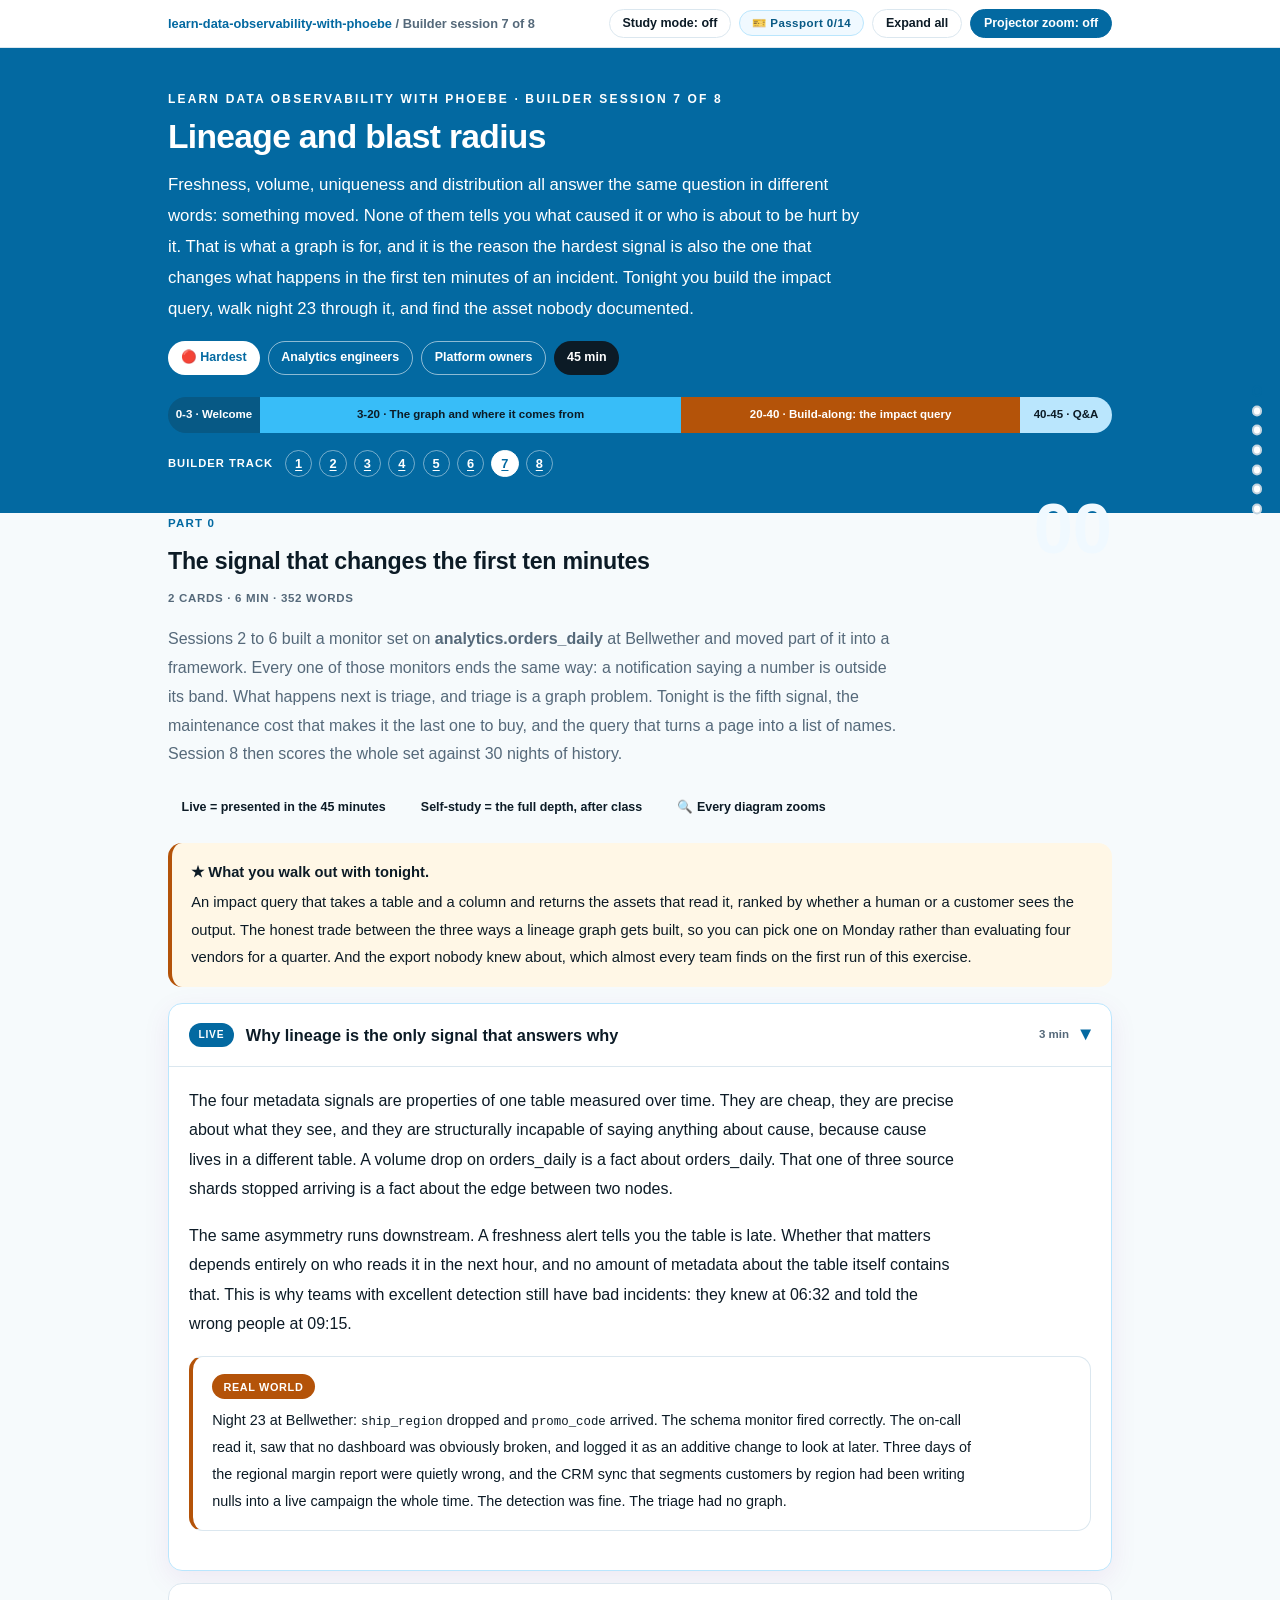
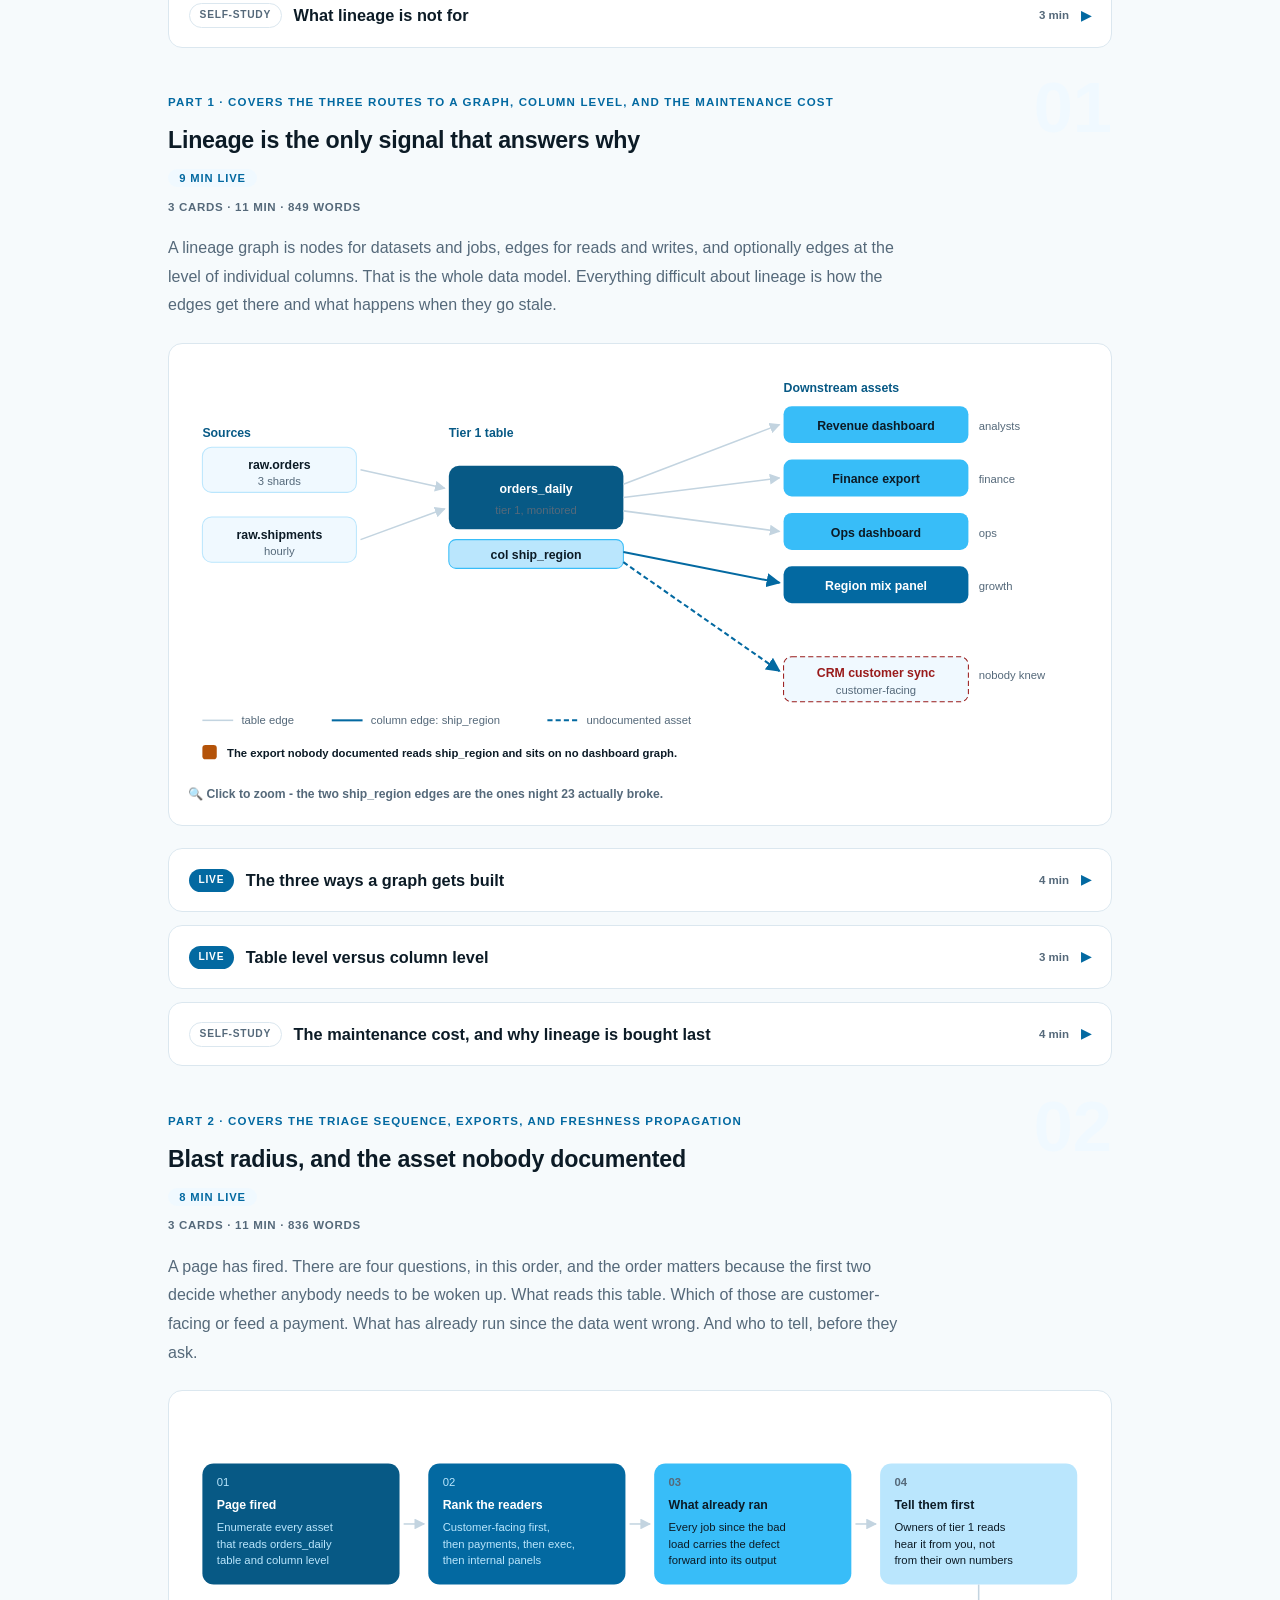
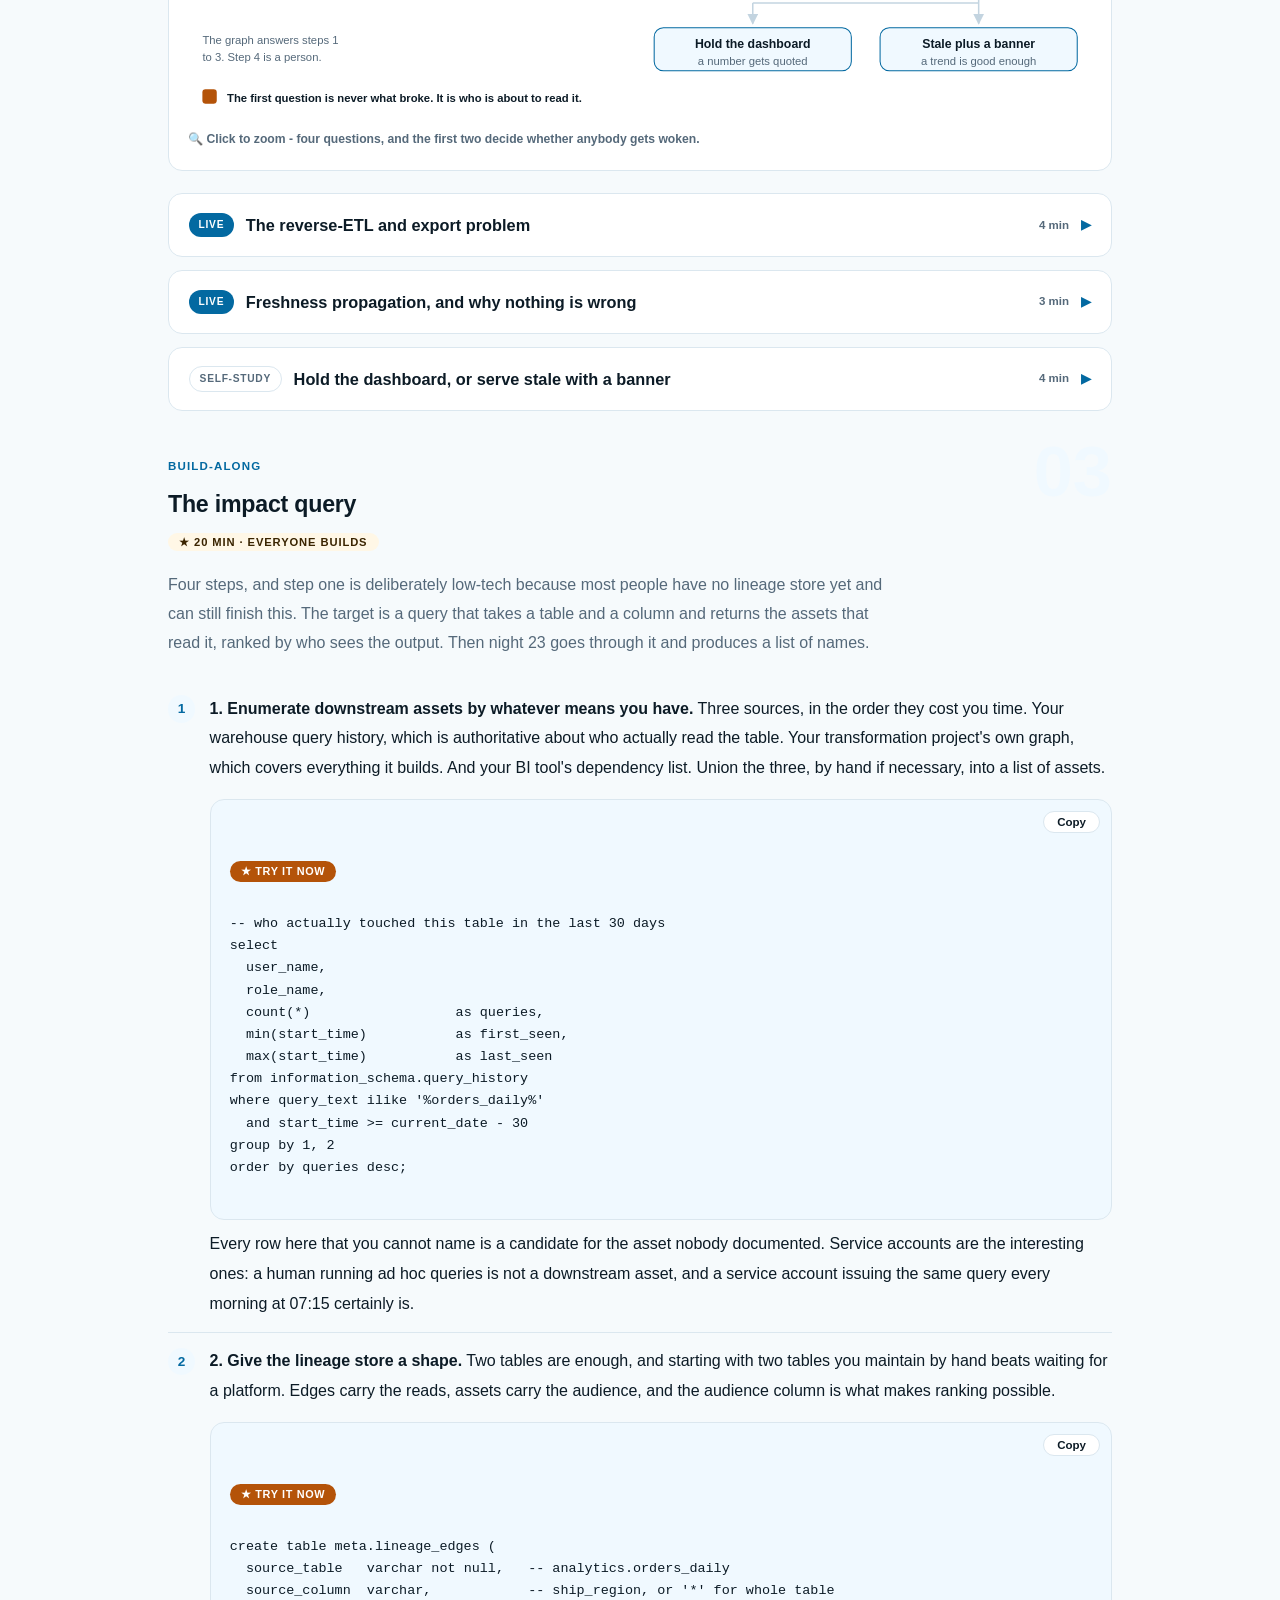
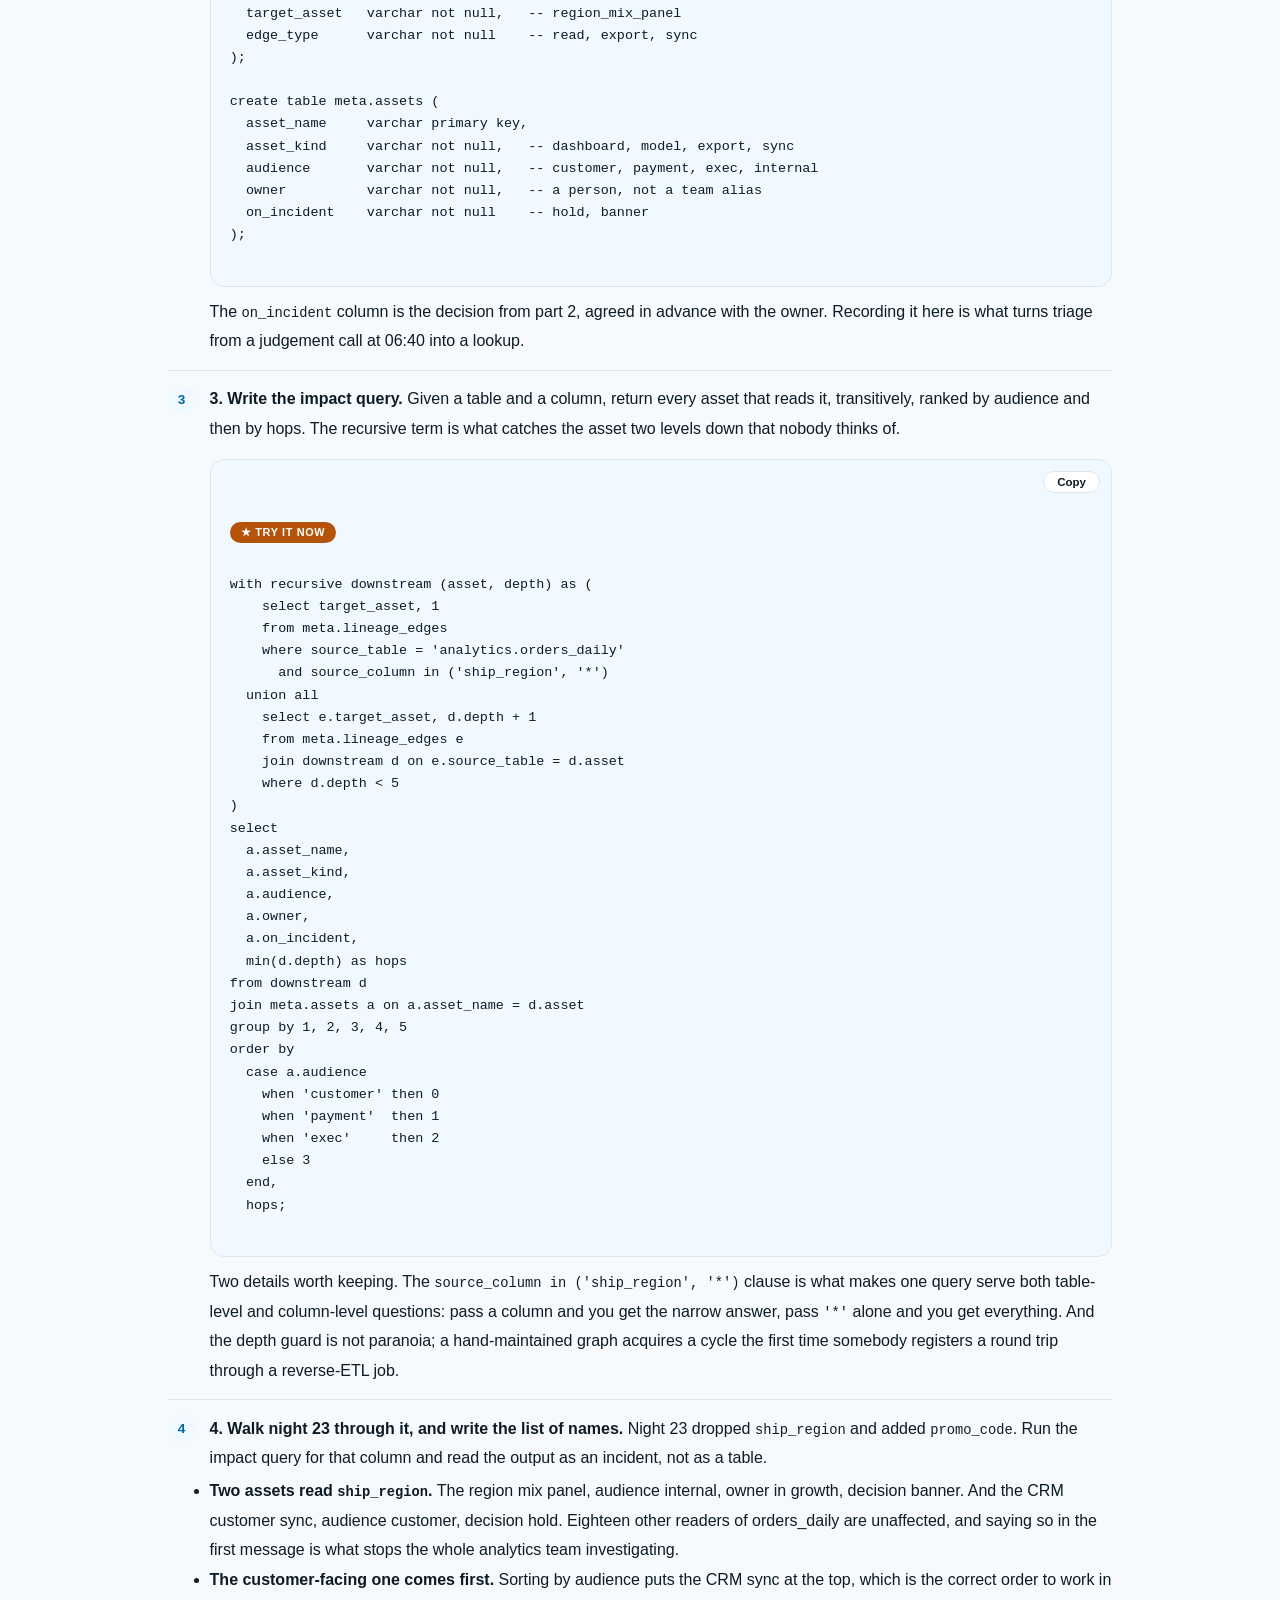
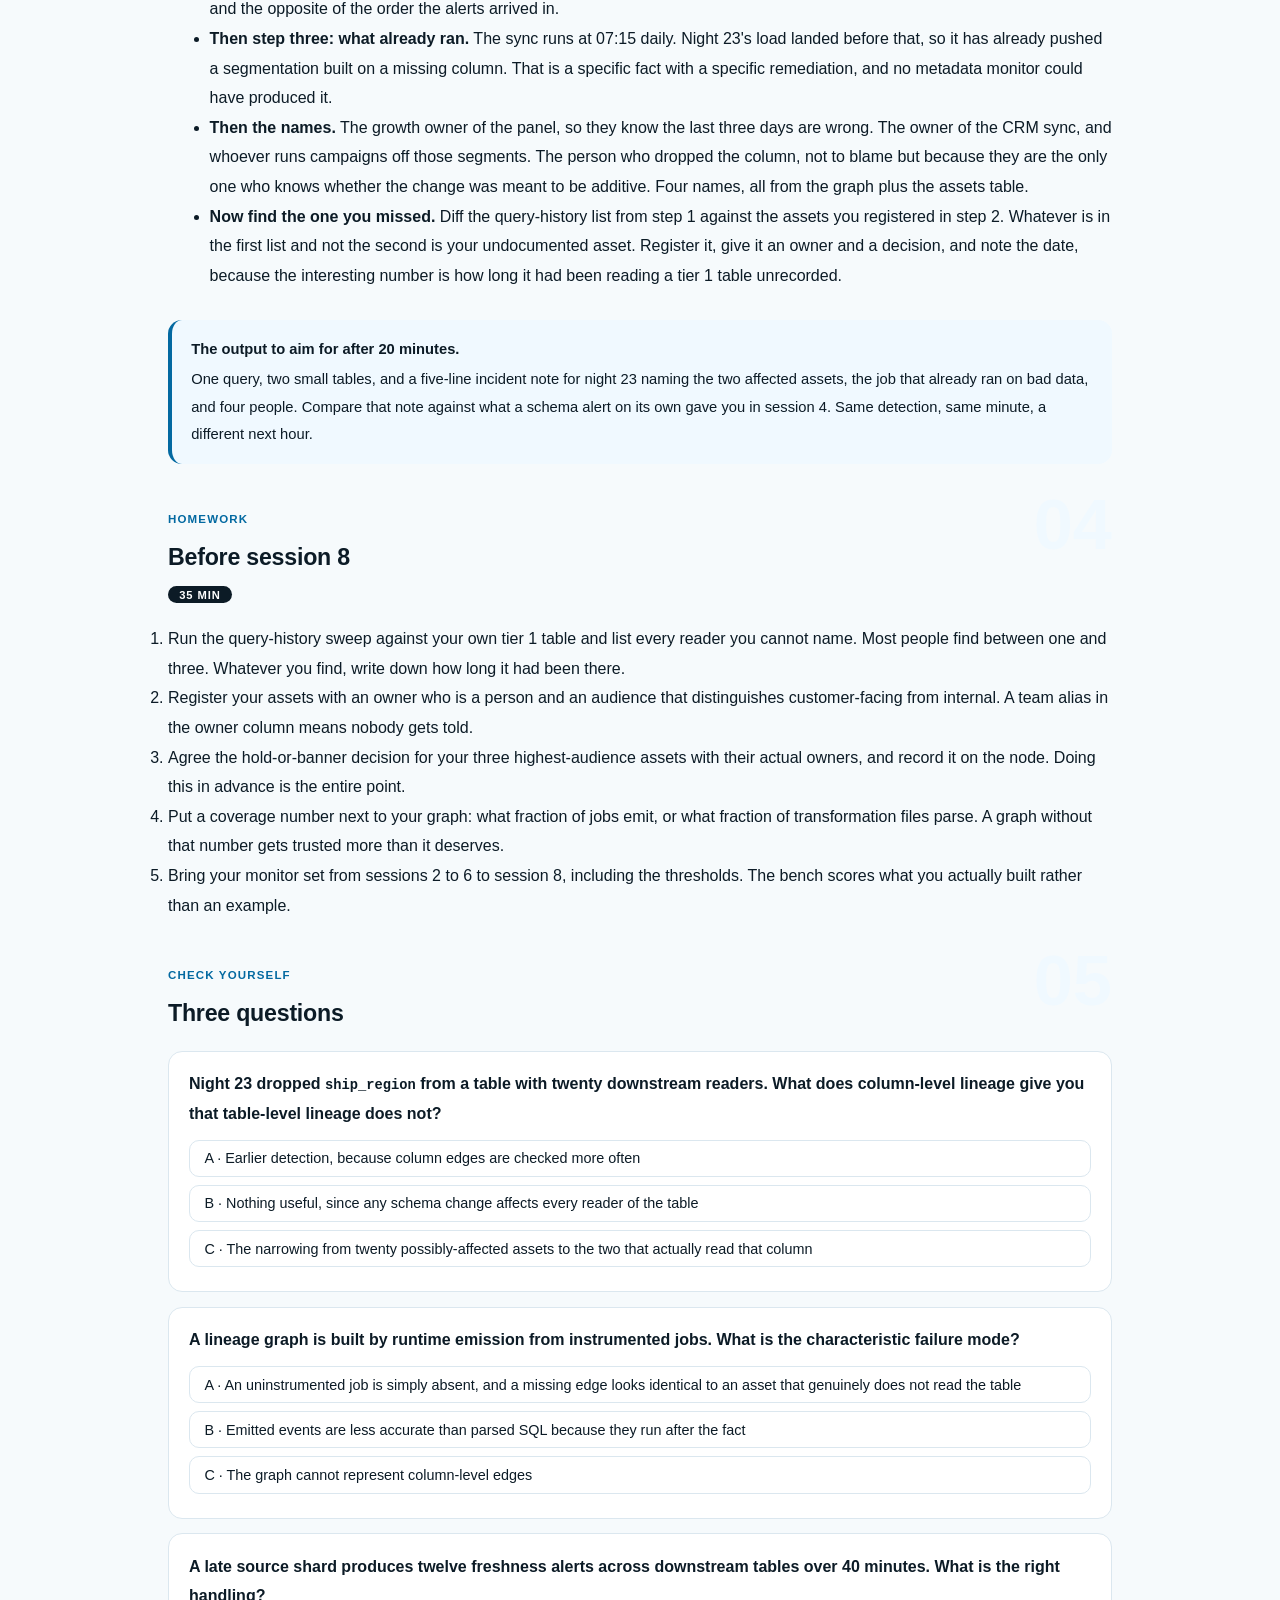
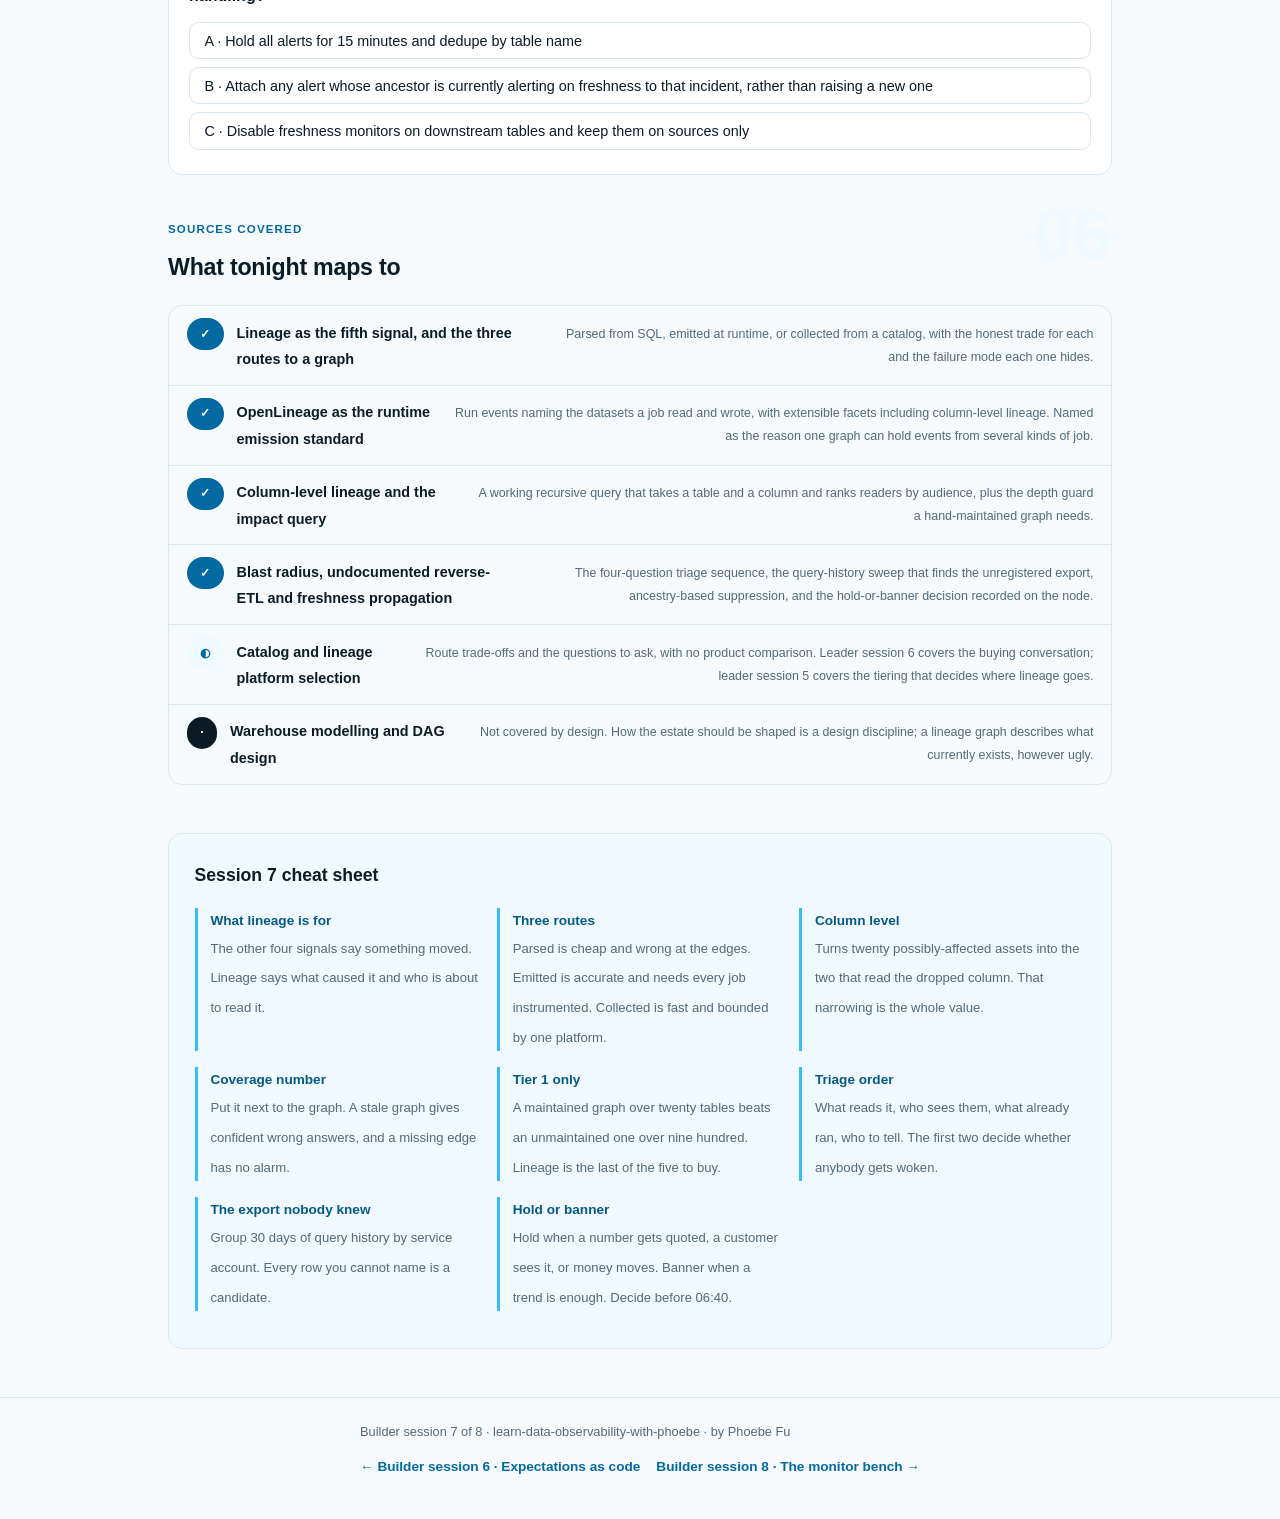
<file: courses/b7-lineage-blast-radius.html>
<!DOCTYPE html>
<html lang="en">
<head>
<meta charset="UTF-8">
<meta name="viewport" content="width=device-width, initial-scale=1.0">
<!-- social:start -->
<meta name="description" content="Builder session 7 of 8. The other four signals say something moved. Lineage says what caused it and what else is affected. Where the graph comes from, why column level is what turns an alert into a triage decision, and the impact query that names who to tell.">
<meta property="og:type" content="article">
<meta property="og:site_name" content="Learn with Phoebe">
<meta property="og:title" content="Lineage and blast radius - learn data observability with phoebe">
<meta property="og:description" content="Builder session 7 of 8. Parsed, emitted or collected; table level versus column level; and the impact query that ranks readers by who sees them.">
<meta property="og:url" content="https://phoebefu6.github.io/learn-data-observability-with-phoebe/courses/b7-lineage-blast-radius.html">
<meta property="og:image" content="https://phoebefu6.github.io/learn-data-observability-with-phoebe/assets/og-cover.png">
<meta property="og:image:width" content="1200">
<meta property="og:image:height" content="630">
<meta name="twitter:card" content="summary_large_image">
<meta name="twitter:title" content="Lineage and blast radius - learn data observability with phoebe">
<meta name="twitter:description" content="Four signals tell you something moved. Lineage tells you who is about to read it.">
<meta name="twitter:image" content="https://phoebefu6.github.io/learn-data-observability-with-phoebe/assets/og-cover.png">
<!-- social:end -->
<title>Builder session 7 · Lineage and blast radius - learn data observability with phoebe</title>
<link rel="stylesheet" href="../assets/style.css?v=25">
</head>
<body>

<div class="toolbar">
  <div class="wrap">
    <span class="crumb"><a href="../index.html">learn-data-observability-with-phoebe</a> / Builder session 7 of 8</span>
    <button class="btn" id="toggle-all" type="button">Expand all</button>
    <button class="btn primary" id="zoom-toggle" type="button">Projector zoom: off</button>
  </div>
</div>

<header class="masthead">
  <div class="wrap">
    <div class="eyebrow">Learn Data Observability with Phoebe · Builder session 7 of 8</div>
    <h1>Lineage and <span class="accent">blast radius</span></h1>
    <p class="sub">Freshness, volume, uniqueness and distribution all answer the same question in different words: something moved. None of them tells you what caused it or who is about to be hurt by it. That is what a graph is for, and it is the reason the hardest signal is also the one that changes what happens in the first ten minutes of an incident. Tonight you build the impact query, walk night 23 through it, and find the asset nobody documented.</p>
    <div class="chip-row">
      <span class="chip level">🔴 Hardest</span>
      <span class="chip audience">Analytics engineers</span>
      <span class="chip audience">Platform owners</span>
      <span class="chip time">45 min</span>
    </div>
    <div class="agenda">
      <span class="a1" style="flex:1">0-3 · Welcome</span>
      <span class="a2" style="flex:5">3-20 · The graph and where it comes from</span>
      <span class="a3" style="flex:4">20-40 · Build-along: the impact query</span>
      <span class="a4" style="flex:1">40-45 · Q&amp;A</span>
    </div>
  </div>
</header>

<main class="wrap">

  <!-- ============ INTRO ============ -->
  <section class="section" id="intro">
    <div class="section-kicker">
      <span class="klabel">Part 0</span>
      <h2>The signal that changes the first ten minutes</h2>
    </div>
    <p class="lede">Sessions 2 to 6 built a monitor set on <strong>analytics.orders_daily</strong> at Bellwether and moved part of it into a framework. Every one of those monitors ends the same way: a notification saying a number is outside its band. What happens next is triage, and triage is a graph problem. Tonight is the fifth signal, the maintenance cost that makes it the last one to buy, and the query that turns a page into a list of names. Session 8 then scores the whole set against 30 nights of history.</p>

    <div class="legend">
      <span class="pill">Live = presented in the 45 minutes</span>
      <span class="pill">Self-study = the full depth, after class</span>
      <span class="pill">🔍 Every diagram zooms</span>
    </div>

    <div class="callout win">
      <p><strong>★ What you walk out with tonight.</strong> An impact query that takes a table and a column and returns the assets that read it, ranked by whether a human or a customer sees the output. The honest trade between the three ways a lineage graph gets built, so you can pick one on Monday rather than evaluating four vendors for a quarter. And the export nobody knew about, which almost every team finds on the first run of this exercise.</p>
    </div>

    <details class="card" open>
      <summary><span class="mode live">Live</span>Why lineage is the only signal that answers why<span class="mini">3 min</span><span class="caret">▶</span></summary>
      <div class="body">
        <p>The four metadata signals are properties of one table measured over time. They are cheap, they are precise about what they see, and they are structurally incapable of saying anything about cause, because cause lives in a different table. A volume drop on orders_daily is a fact about orders_daily. That one of three source shards stopped arriving is a fact about the edge between two nodes.</p>
        <p>The same asymmetry runs downstream. A freshness alert tells you the table is late. Whether that matters depends entirely on who reads it in the next hour, and no amount of metadata about the table itself contains that. This is why teams with excellent detection still have bad incidents: they knew at 06:32 and told the wrong people at 09:15.</p>
        <div class="callout example">
          <span class="ex-pill">Real world</span>
          <p>Night 23 at Bellwether: <code class="mono">ship_region</code> dropped and <code class="mono">promo_code</code> arrived. The schema monitor fired correctly. The on-call read it, saw that no dashboard was obviously broken, and logged it as an additive change to look at later. Three days of the regional margin report were quietly wrong, and the CRM sync that segments customers by region had been writing nulls into a live campaign the whole time. The detection was fine. The triage had no graph.</p>
        </div>
      </div>
    </details>

    <details class="card">
      <summary><span class="mode self">Self-study</span>What lineage is not for<span class="mini">3 min</span><span class="caret">▶</span></summary>
      <div class="body">
        <ul>
          <li><strong>It is not a detector.</strong> A graph does not fire. It answers questions when something else fires, which is why buying lineage first and monitors later gets the order backwards and is a common way to spend a budget without reducing detection time.</li>
          <li><strong>It is not documentation.</strong> A generated graph records what the code does, including the things nobody meant. That is its value and also why it disagrees with the architecture diagram, and when they disagree the graph is right.</li>
          <li><strong>It is not a data model.</strong> How the warehouse should be shaped is a design discipline with its own course. Lineage is a description of what currently exists, however ugly.</li>
          <li><strong>It is not free.</strong> Every route to a graph has a maintenance cost proportional to how much of the estate it covers, and that cost is the reason table tiering from leader session 5 decides where lineage goes.</li>
        </ul>
      </div>
    </details>
  </section>

  <!-- ============ PART 1 ============ -->
  <section class="section" id="part-1">
    <div class="section-kicker">
      <span class="klabel">Part 1 · covers the three routes to a graph, column level, and the maintenance cost</span>
      <h2>Lineage is the only signal that answers why</h2>
      <span class="tag concept">9 min live</span>
    </div>
    <p class="lede">A lineage graph is nodes for datasets and jobs, edges for reads and writes, and optionally edges at the level of individual columns. That is the whole data model. Everything difficult about lineage is how the edges get there and what happens when they go stale.</p>

    <figure class="zoomable">
      <svg viewBox="0 0 880 400" xmlns="http://www.w3.org/2000/svg" role="img" aria-label="A lineage graph. Two sources, raw.orders and raw.shipments, feed analytics.orders_daily, a tier 1 table. From it, table-level edges run to a revenue dashboard, a finance export and an ops dashboard. Column-level edges for ship_region run to a region mix panel and, off to the side, to a CRM customer sync that nobody documented and that is customer facing.">
        <style>
          .b7aW { font: 800 12px Inter, sans-serif; fill: #fff; }
          .b7aK { font: 700 12px Inter, sans-serif; fill: #0C1B26; }
          .b7aH { font: 800 12px Inter, sans-serif; fill: #075985; }
          .b7aM { font: 400 11px Inter, sans-serif; fill: #55697A; }
          .b7aR { font: 800 12px Inter, sans-serif; fill: #991B1B; }
          .b7aN { font: 700 11px Inter, sans-serif; fill: #0C1B26; }
        </style>
        <defs>
          <marker id="b7aAr" viewBox="0 0 10 10" refX="9" refY="5" markerWidth="7" markerHeight="7" orient="auto">
            <path d="M0,0 L10,5 L0,10 z" fill="#C3D4E0"></path>
          </marker>
          <marker id="b7aCol" viewBox="0 0 10 10" refX="9" refY="5" markerWidth="7" markerHeight="7" orient="auto">
            <path d="M0,0 L10,5 L0,10 z" fill="#0369A1"></path>
          </marker>
        </defs>

        <text class="b7aH" x="14" y="72">Sources</text>
        <text class="b7aH" x="254" y="72">Tier 1 table</text>
        <text class="b7aH" x="580" y="28">Downstream assets</text>

        <rect x="14" y="82" width="150" height="44" rx="9" fill="#F0F9FF" stroke="#BAE6FD"></rect>
        <text class="b7aK" x="89" y="103" text-anchor="middle">raw.orders</text>
        <text class="b7aM" x="89" y="119" text-anchor="middle">3 shards</text>

        <rect x="14" y="150" width="150" height="44" rx="9" fill="#F0F9FF" stroke="#BAE6FD"></rect>
        <text class="b7aK" x="89" y="171" text-anchor="middle">raw.shipments</text>
        <text class="b7aM" x="89" y="187" text-anchor="middle">hourly</text>

        <rect x="254" y="100" width="170" height="62" rx="10" fill="#075985"></rect>
        <text class="b7aW" x="339" y="127" text-anchor="middle">orders_daily</text>
        <text class="b7aM" x="339" y="147" text-anchor="middle" fill="#BAE6FD">tier 1, monitored</text>

        <rect x="254" y="172" width="170" height="28" rx="7" fill="#BAE6FD" stroke="#38BDF8"></rect>
        <text class="b7aK" x="339" y="191" text-anchor="middle">col ship_region</text>

        <line x1="168" y1="104" x2="250" y2="122" stroke="#C3D4E0" stroke-width="1.5" marker-end="url(#b7aAr)"></line>
        <line x1="168" y1="172" x2="250" y2="142" stroke="#C3D4E0" stroke-width="1.5" marker-end="url(#b7aAr)"></line>

        <rect x="580" y="42" width="180" height="36" rx="8" fill="#38BDF8"></rect>
        <text class="b7aK" x="670" y="65" text-anchor="middle">Revenue dashboard</text>
        <text class="b7aM" x="770" y="65">analysts</text>

        <rect x="580" y="94" width="180" height="36" rx="8" fill="#38BDF8"></rect>
        <text class="b7aK" x="670" y="117" text-anchor="middle">Finance export</text>
        <text class="b7aM" x="770" y="117">finance</text>

        <rect x="580" y="146" width="180" height="36" rx="8" fill="#38BDF8"></rect>
        <text class="b7aK" x="670" y="169" text-anchor="middle">Ops dashboard</text>
        <text class="b7aM" x="770" y="169">ops</text>

        <rect x="580" y="198" width="180" height="36" rx="8" fill="#0369A1"></rect>
        <text class="b7aW" x="670" y="221" text-anchor="middle">Region mix panel</text>
        <text class="b7aM" x="770" y="221">growth</text>

        <line x1="424" y1="118" x2="576" y2="60" stroke="#C3D4E0" stroke-width="1.5" marker-end="url(#b7aAr)"></line>
        <line x1="424" y1="131" x2="576" y2="112" stroke="#C3D4E0" stroke-width="1.5" marker-end="url(#b7aAr)"></line>
        <line x1="424" y1="144" x2="576" y2="164" stroke="#C3D4E0" stroke-width="1.5" marker-end="url(#b7aAr)"></line>

        <line x1="424" y1="184" x2="576" y2="214" stroke="#0369A1" stroke-width="2" marker-end="url(#b7aCol)"></line>
        <line x1="424" y1="194" x2="576" y2="300" stroke="#0369A1" stroke-width="2" stroke-dasharray="5 3" marker-end="url(#b7aCol)"></line>

        <rect x="580" y="286" width="180" height="44" rx="8" fill="#F0F9FF" stroke="#991B1B" stroke-dasharray="5 3"></rect>
        <text class="b7aR" x="670" y="306" text-anchor="middle">CRM customer sync</text>
        <text class="b7aM" x="670" y="322" text-anchor="middle">customer-facing</text>
        <text class="b7aM" x="770" y="308">nobody knew</text>

        <line x1="14" y1="348" x2="44" y2="348" stroke="#C3D4E0" stroke-width="1.5"></line>
        <text class="b7aM" x="52" y="352">table edge</text>
        <line x1="140" y1="348" x2="170" y2="348" stroke="#0369A1" stroke-width="2"></line>
        <text class="b7aM" x="178" y="352">column edge: ship_region</text>
        <line x1="350" y1="348" x2="380" y2="348" stroke="#0369A1" stroke-width="2" stroke-dasharray="5 3"></line>
        <text class="b7aM" x="388" y="352">undocumented asset</text>

        <rect x="14" y="372" width="14" height="14" rx="3" fill="#B45309"></rect>
        <text class="b7aN" x="38" y="384">The export nobody documented reads ship_region and sits on no dashboard graph.</text>
      </svg>
      <figcaption>🔍 Click to zoom - the two ship_region edges are the ones night 23 actually broke.</figcaption>
    </figure>

    <details class="card">
      <summary><span class="mode live">Live</span>The three ways a graph gets built<span class="mini">4 min</span><span class="caret">▶</span></summary>
      <div class="body">
        <p>Three routes, and most estates end up with two of them stitched together. Pick deliberately rather than by whatever the first tool you installed happened to do.</p>
        <table class="clean">
          <thead>
            <tr><th>Route</th><th>How it works</th><th>The honest trade</th></tr>
          </thead>
          <tbody>
            <tr><td>Parsed from SQL</td><td>A parser reads your transformation code and maps output columns back to input columns</td><td>Cheap, needs no cooperation from anybody, and wrong at the edges. Dynamic SQL, string-built queries, stored procedures, macros and <code class="mono">select *</code> all degrade it silently</td></tr>
            <tr><td>Emitted at runtime</td><td>Jobs report what they read and wrote as they run, using a standard event format such as OpenLineage</td><td>Accurate, including things no parser could infer, and it requires every job to be instrumented. The uninstrumented job is invisible rather than wrong, which is worse</td></tr>
            <tr><td>Collected from a catalog</td><td>A catalog or warehouse platform exposes lineage it derived from query history or its own metadata</td><td>Fastest to switch on and bounded by what that platform can see. Anything outside it, which is usually the BI tool and every export, simply is not in the graph</td></tr>
          </tbody>
        </table>
        <p>The parsing route fails loudest and is therefore the safest to start with: you can read the parse errors. The runtime route fails quietly, which is why an emission-based graph needs a coverage number of its own, tracking what fraction of your jobs actually emit.</p>
        <div class="callout tip">
          <p><strong>OpenLineage, in one paragraph.</strong> An open standard for lineage metadata: jobs emit events about a run, naming the datasets they read and the datasets they wrote, and each event can carry extensible <em>facets</em> with extra detail, including a column-level lineage facet. The value of a standard here is that a dbt run, a Spark job and a Python script can all report into one graph without anybody writing three integrations. The cost is that the events only exist for the jobs you instrumented.</p>
        </div>
      </div>
    </details>

    <details class="card">
      <summary><span class="mode live">Live</span>Table level versus column level<span class="mini">3 min</span><span class="caret">▶</span></summary>
      <div class="body">
        <p>Table-level lineage says the region mix panel reads orders_daily. Column-level lineage says it reads <code class="mono">ship_region</code> from orders_daily. The difference sounds academic until you are holding a schema alert at 06:40.</p>
        <ul>
          <li><strong>Table level answers a yes or no.</strong> Given a broken table, which assets are potentially affected. On a wide table with forty columns and twenty readers, the answer is usually "all twenty", which is not a triage decision.</li>
          <li><strong>Column level answers a which.</strong> Night 23 dropped <code class="mono">ship_region</code>. Of Bellwether's downstream assets, exactly two read that column. Eighteen readers are unaffected and you can say so, with evidence, in the first message.</li>
          <li><strong>That narrowing is the whole value.</strong> An alert that names two affected assets gets acted on. An alert that names twenty gets a promise to investigate, which is how three days of a wrong margin report happen.</li>
          <li><strong>Column level costs more to maintain.</strong> Every route degrades faster at column granularity: a parser that handles <code class="mono">select *</code> badly is fine at table level and useless at column level. Budget for that rather than being surprised by it.</li>
        </ul>
        <p>The practical shape most teams land on: table-level lineage across whatever the catalog gives them for free, and column-level lineage maintained deliberately for tier 1 tables only.</p>
      </div>
    </details>

    <details class="card">
      <summary><span class="mode self">Self-study</span>The maintenance cost, and why lineage is bought last<span class="mini">4 min</span><span class="caret">▶</span></summary>
      <div class="body">
        <p>The four metadata signals have a maintenance cost close to zero: a query that computes <code class="mono">count(*)</code> keeps working when the pipeline is rewritten, because it does not know anything about the pipeline. A lineage graph is the opposite. It encodes the structure of the estate, so every change to the estate is a change to the graph, and a graph that is 80 percent correct is more dangerous than no graph because people trust it.</p>
        <ul>
          <li><strong>Staleness has no alarm.</strong> A missing edge looks exactly like an asset that genuinely does not read the table. There is no signal that distinguishes them, which is why a stale graph produces confident wrong answers during triage.</li>
          <li><strong>Coverage is the number to track.</strong> For an emission-based graph, what percentage of scheduled jobs emitted an event in the last seven days. For a parsed graph, what percentage of your transformation files parsed without error. Put that number next to the graph, in the tool, where anybody reading it can see how much to trust it.</li>
          <li><strong>Tier 1 only, deliberately.</strong> Leader session 5 makes the case for tiering. Lineage is where it pays hardest: a maintained graph over the twenty tables that matter beats an unmaintained graph over nine hundred, and the second option is what happens by default when a tool is switched on estate-wide.</li>
          <li><strong>It is the last of the five to buy.</strong> Not because it is least valuable but because it is the only one whose value depends on ongoing effort. Freshness and volume monitors keep working if the team stops caring for a quarter. A lineage graph does not.</li>
        </ul>
        <div class="callout example">
          <span class="ex-pill">Real world</span>
          <p>The failure pattern is consistent: a lineage tool is bought, switched on across the whole warehouse, produces an impressive graph in week one, and by month four half the edges predate a pipeline migration nobody re-ran the collector after. The graph is then quoted in an incident review and turns out to have been wrong about the affected assets. The team concludes lineage does not work. What did not work was estate-wide coverage with no owner and no coverage number on the screen.</p>
        </div>
      </div>
    </details>
  </section>

  <!-- ============ PART 2 ============ -->
  <section class="section" id="part-2">
    <div class="section-kicker">
      <span class="klabel">Part 2 · covers the triage sequence, exports, and freshness propagation</span>
      <h2>Blast radius, and the asset nobody documented</h2>
      <span class="tag concept">8 min live</span>
    </div>
    <p class="lede">A page has fired. There are four questions, in this order, and the order matters because the first two decide whether anybody needs to be woken up. What reads this table. Which of those are customer-facing or feed a payment. What has already run since the data went wrong. And who to tell, before they ask.</p>

    <figure class="zoomable">
      <svg viewBox="0 0 880 300" xmlns="http://www.w3.org/2000/svg" role="img" aria-label="The triage sequence as four steps. Step one, page fired: enumerate every asset that reads the table, at table and column level. Step two, rank the readers: customer facing first, then payments, then exec, then internal dashboards. Step three, what already ran: every job since the bad load carries the defect forward. Step four, tell them first: owners of tier one reads hear it from you. The strip ends in two outcomes, hold the dashboard or serve stale data with a banner.">
        <style>
          .b7bW { font: 800 12px Inter, sans-serif; fill: #fff; }
          .b7bWM { font: 400 11px Inter, sans-serif; fill: #BAE6FD; }
          .b7bK { font: 800 12px Inter, sans-serif; fill: #0C1B26; }
          .b7bB { font: 400 11px Inter, sans-serif; fill: #0C1B26; }
          .b7bM { font: 400 11px Inter, sans-serif; fill: #55697A; }
          .b7bNum { font: 800 11px Inter, sans-serif; fill: #55697A; }
          .b7bN { font: 700 11px Inter, sans-serif; fill: #0C1B26; }
        </style>
        <defs>
          <marker id="b7bAr" viewBox="0 0 10 10" refX="9" refY="5" markerWidth="7" markerHeight="7" orient="auto">
            <path d="M0,0 L10,5 L0,10 z" fill="#C3D4E0"></path>
          </marker>
        </defs>

        <rect x="14" y="52" width="192" height="118" rx="11" fill="#075985"></rect>
        <text class="b7bWM" x="28" y="74">01</text>
        <text class="b7bW" x="28" y="96">Page fired</text>
        <text class="b7bWM" x="28" y="118">Enumerate every asset</text>
        <text class="b7bWM" x="28" y="134">that reads orders_daily</text>
        <text class="b7bWM" x="28" y="150">table and column level</text>

        <rect x="234" y="52" width="192" height="118" rx="11" fill="#0369A1"></rect>
        <text class="b7bWM" x="248" y="74">02</text>
        <text class="b7bW" x="248" y="96">Rank the readers</text>
        <text class="b7bWM" x="248" y="118">Customer-facing first,</text>
        <text class="b7bWM" x="248" y="134">then payments, then exec,</text>
        <text class="b7bWM" x="248" y="150">then internal panels</text>

        <rect x="454" y="52" width="192" height="118" rx="11" fill="#38BDF8"></rect>
        <text class="b7bNum" x="468" y="74">03</text>
        <text class="b7bK" x="468" y="96">What already ran</text>
        <text class="b7bB" x="468" y="118">Every job since the bad</text>
        <text class="b7bB" x="468" y="134">load carries the defect</text>
        <text class="b7bB" x="468" y="150">forward into its output</text>

        <rect x="674" y="52" width="192" height="118" rx="11" fill="#BAE6FD"></rect>
        <text class="b7bNum" x="688" y="74">04</text>
        <text class="b7bK" x="688" y="96">Tell them first</text>
        <text class="b7bB" x="688" y="118">Owners of tier 1 reads</text>
        <text class="b7bB" x="688" y="134">hear it from you, not</text>
        <text class="b7bB" x="688" y="150">from their own numbers</text>

        <line x1="210" y1="111" x2="230" y2="111" stroke="#C3D4E0" stroke-width="1.5" marker-end="url(#b7bAr)"></line>
        <line x1="430" y1="111" x2="450" y2="111" stroke="#C3D4E0" stroke-width="1.5" marker-end="url(#b7bAr)"></line>
        <line x1="650" y1="111" x2="670" y2="111" stroke="#C3D4E0" stroke-width="1.5" marker-end="url(#b7bAr)"></line>

        <line x1="770" y1="170" x2="770" y2="188" stroke="#C3D4E0" stroke-width="1.5"></line>
        <line x1="550" y1="188" x2="770" y2="188" stroke="#C3D4E0" stroke-width="1.5"></line>
        <line x1="550" y1="188" x2="550" y2="208" stroke="#C3D4E0" stroke-width="1.5" marker-end="url(#b7bAr)"></line>
        <line x1="770" y1="188" x2="770" y2="208" stroke="#C3D4E0" stroke-width="1.5" marker-end="url(#b7bAr)"></line>

        <rect x="454" y="212" width="192" height="42" rx="9" fill="#F0F9FF" stroke="#0369A1"></rect>
        <text class="b7bK" x="550" y="232" text-anchor="middle">Hold the dashboard</text>
        <text class="b7bM" x="550" y="248" text-anchor="middle">a number gets quoted</text>

        <rect x="674" y="212" width="192" height="42" rx="9" fill="#F0F9FF" stroke="#0369A1"></rect>
        <text class="b7bK" x="770" y="232" text-anchor="middle">Stale plus a banner</text>
        <text class="b7bM" x="770" y="248" text-anchor="middle">a trend is good enough</text>

        <text class="b7bM" x="14" y="228">The graph answers steps 1</text>
        <text class="b7bM" x="14" y="244">to 3. Step 4 is a person.</text>

        <rect x="14" y="272" width="14" height="14" rx="3" fill="#B45309"></rect>
        <text class="b7bN" x="38" y="284">The first question is never what broke. It is who is about to read it.</text>
      </svg>
      <figcaption>🔍 Click to zoom - four questions, and the first two decide whether anybody gets woken.</figcaption>
    </figure>

    <details class="card">
      <summary><span class="mode live">Live</span>The reverse-ETL and export problem<span class="mini">4 min</span><span class="caret">▶</span></summary>
      <div class="body">
        <p>The single most common surprise on a first lineage exercise is not a dashboard. It is a quiet job, written eighteen months ago by somebody who has since changed team, that reads a warehouse table and pushes rows somewhere outside the warehouse. A CRM sync. A scheduled CSV to a partner SFTP. A customer-facing export in the product. A spreadsheet on a refresh schedule that a finance analyst built and never mentioned.</p>
        <ul>
          <li><strong>They are invisible on a dashboard-only graph.</strong> A BI tool's lineage shows BI assets. A catalog's lineage shows what the warehouse can see. A reverse-ETL job that authenticates as a service account and issues a plain <code class="mono">select</code> looks like any other query, and its destination is not a node anybody registered.</li>
          <li><strong>They are usually the highest-stakes reader.</strong> An internal dashboard being wrong for a morning is embarrassing. A CRM segment being wrong means a live campaign went to the wrong people, and a customer-facing export means the wrong numbers left the building with your name on them.</li>
          <li><strong>Query history is where you find them.</strong> Your warehouse logs who queried what. Group the last 30 days of queries against a tier 1 table by service account and role, and every row you cannot immediately name is a candidate. This is a 20-minute exercise and it is the highest-yield 20 minutes in the whole track.</li>
          <li><strong>Then register them as nodes.</strong> An export is an asset. Give it a name, an owner, an audience and an entry in the graph, so the impact query returns it next time instead of you remembering it.</li>
        </ul>
        <div class="callout example">
          <span class="ex-pill">Real world</span>
          <p>Bellwether's query history for orders_daily showed nine distinct readers. Six were accounted for. Of the remaining three, one was an analyst's ad hoc exploration, one was a decommissioned job still authenticating successfully, and one was the CRM sync that segments customers by <code class="mono">ship_region</code>. On night 23 that column stopped existing. Nobody found out from the graph, because the graph did not contain it.</p>
        </div>
      </div>
    </details>

    <details class="card">
      <summary><span class="mode live">Live</span>Freshness propagation, and why nothing is wrong<span class="mini">3 min</span><span class="caret">▶</span></summary>
      <div class="body">
        <p>A late upstream table makes every downstream table late. Each of those downstream tables is internally consistent, correct, and built from exactly the data it was given. Every freshness monitor on every one of them fires. Every one of those alerts is technically true and none of them is the incident.</p>
        <ul>
          <li><strong>One cause, N alerts.</strong> Six downstream tables plus their own downstreams means a dozen pages for a single late shard, arriving over 40 minutes as each job starts and finds nothing new. The graph is what lets you collapse them into one incident with a named root.</li>
          <li><strong>Suppress by ancestry, not by time.</strong> The naive fix is to hold alerts for 15 minutes and dedupe. The right fix is: if an ancestor of this table is currently alerting on freshness, this alert is a symptom, so attach it to that incident rather than raising a new one. That requires a graph, which is one of the concrete arguments for building one.</li>
          <li><strong>Late is not wrong, and the message must say which.</strong> A downstream table that is late because its source was late needs the message "waiting on orders_daily", not "data quality issue". Those prompt completely different behaviour from whoever reads it.</li>
          <li><strong>The root is not always the loudest.</strong> The first alert to fire is the table with the tightest deadline, not the table that caused it. Sorting alerts by time is how people spend twenty minutes debugging a healthy mart.</li>
        </ul>
      </div>
    </details>

    <details class="card">
      <summary><span class="mode self">Self-study</span>Hold the dashboard, or serve stale with a banner<span class="mini">4 min</span><span class="caret">▶</span></summary>
      <div class="body">
        <p>Once the graph has told you which assets are affected, there is a decision per asset, and it is not a technical one. You can block the asset so nobody sees wrong numbers, or let it serve the last known good data with a visible notice. Both are defensible and the graph supplies the input for choosing.</p>
        <table class="clean">
          <thead>
            <tr><th>Situation</th><th>Choose</th><th>Because</th></tr>
          </thead>
          <tbody>
            <tr><td>A number will be quoted in a meeting or an invoice</td><td>Hold it</td><td>A wrong number that has been read aloud cannot be recalled, and the correction costs more than the delay</td></tr>
            <tr><td>The reader wants a trend or a direction</td><td>Serve stale, banner it</td><td>Yesterday's shape is usually good enough, and blocking the panel produces a support ticket and a workaround spreadsheet</td></tr>
            <tr><td>A customer sees the output</td><td>Hold it, and say so</td><td>Reputational cost is asymmetric, and a maintenance notice is a much smaller event than a wrong statement</td></tr>
            <tr><td>The asset feeds a payment or a payout</td><td>Hold it, always</td><td>Money moved on bad data is recovered by a person and a process, not by a backfill</td></tr>
            <tr><td>An internal panel that ten people glance at</td><td>Serve stale, banner it</td><td>The banner is the whole intervention. Holding it just moves the question into a chat channel</td></tr>
          </tbody>
        </table>
        <p>Two implementation notes that make the difference between a policy and a slide. The banner text needs the age of the data and the reason, not the word "stale", because a reader has to decide whether it is usable. And the decision per asset should be recorded in the graph as a property of the node, agreed in advance with the owner, so that at 06:40 the on-call reads a decision rather than making one.</p>
      </div>
    </details>
  </section>

  <!-- ============ DEMO ============ -->
  <section class="section" id="demo-1">
    <div class="section-kicker">
      <span class="klabel">Build-along</span>
      <h2>The impact query</h2>
      <span class="tag demo">★ 20 min · everyone builds</span>
    </div>
    <p class="lede">Four steps, and step one is deliberately low-tech because most people have no lineage store yet and can still finish this. The target is a query that takes a table and a column and returns the assets that read it, ranked by who sees the output. Then night 23 goes through it and produces a list of names.</p>

    <div class="steps">
      <div class="step">
        <p><strong>1. Enumerate downstream assets by whatever means you have.</strong> Three sources, in the order they cost you time. Your warehouse query history, which is authoritative about who actually read the table. Your transformation project's own graph, which covers everything it builds. And your BI tool's dependency list. Union the three, by hand if necessary, into a list of assets.</p>
        <div class="prompt-box good">
          <span class="label">★ Try it now</span>
-- who actually touched this table in the last 30 days
select
  user_name,
  role_name,
  count(*)                  as queries,
  min(start_time)           as first_seen,
  max(start_time)           as last_seen
from information_schema.query_history
where query_text ilike '%orders_daily%'
  and start_time &gt;= current_date - 30
group by 1, 2
order by queries desc;
        </div>
        <p>Every row here that you cannot name is a candidate for the asset nobody documented. Service accounts are the interesting ones: a human running ad hoc queries is not a downstream asset, and a service account issuing the same query every morning at 07:15 certainly is.</p>
      </div>
      <div class="step">
        <p><strong>2. Give the lineage store a shape.</strong> Two tables are enough, and starting with two tables you maintain by hand beats waiting for a platform. Edges carry the reads, assets carry the audience, and the audience column is what makes ranking possible.</p>
        <div class="prompt-box good">
          <span class="label">★ Try it now</span>
create table meta.lineage_edges (
  source_table   varchar not null,   -- analytics.orders_daily
  source_column  varchar,            -- ship_region, or '*' for whole table
  target_asset   varchar not null,   -- region_mix_panel
  edge_type      varchar not null    -- read, export, sync
);

create table meta.assets (
  asset_name     varchar primary key,
  asset_kind     varchar not null,   -- dashboard, model, export, sync
  audience       varchar not null,   -- customer, payment, exec, internal
  owner          varchar not null,   -- a person, not a team alias
  on_incident    varchar not null    -- hold, banner
);
        </div>
        <p>The <code class="mono">on_incident</code> column is the decision from part 2, agreed in advance with the owner. Recording it here is what turns triage from a judgement call at 06:40 into a lookup.</p>
      </div>
      <div class="step">
        <p><strong>3. Write the impact query.</strong> Given a table and a column, return every asset that reads it, transitively, ranked by audience and then by hops. The recursive term is what catches the asset two levels down that nobody thinks of.</p>
        <div class="prompt-box good">
          <span class="label">★ Try it now</span>
with recursive downstream (asset, depth) as (
    select target_asset, 1
    from meta.lineage_edges
    where source_table = 'analytics.orders_daily'
      and source_column in ('ship_region', '*')
  union all
    select e.target_asset, d.depth + 1
    from meta.lineage_edges e
    join downstream d on e.source_table = d.asset
    where d.depth &lt; 5
)
select
  a.asset_name,
  a.asset_kind,
  a.audience,
  a.owner,
  a.on_incident,
  min(d.depth) as hops
from downstream d
join meta.assets a on a.asset_name = d.asset
group by 1, 2, 3, 4, 5
order by
  case a.audience
    when 'customer' then 0
    when 'payment'  then 1
    when 'exec'     then 2
    else 3
  end,
  hops;
        </div>
        <p>Two details worth keeping. The <code class="mono">source_column in ('ship_region', '*')</code> clause is what makes one query serve both table-level and column-level questions: pass a column and you get the narrow answer, pass <code class="mono">'*'</code> alone and you get everything. And the depth guard is not paranoia; a hand-maintained graph acquires a cycle the first time somebody registers a round trip through a reverse-ETL job.</p>
      </div>
      <div class="step">
        <p><strong>4. Walk night 23 through it, and write the list of names.</strong> Night 23 dropped <code class="mono">ship_region</code> and added <code class="mono">promo_code</code>. Run the impact query for that column and read the output as an incident, not as a table.</p>
        <ul>
          <li><strong>Two assets read <code class="mono">ship_region</code>.</strong> The region mix panel, audience internal, owner in growth, decision banner. And the CRM customer sync, audience customer, decision hold. Eighteen other readers of orders_daily are unaffected, and saying so in the first message is what stops the whole analytics team investigating.</li>
          <li><strong>The customer-facing one comes first.</strong> Sorting by audience puts the CRM sync at the top, which is the correct order to work in and the opposite of the order the alerts arrived in.</li>
          <li><strong>Then step three: what already ran.</strong> The sync runs at 07:15 daily. Night 23's load landed before that, so it has already pushed a segmentation built on a missing column. That is a specific fact with a specific remediation, and no metadata monitor could have produced it.</li>
          <li><strong>Then the names.</strong> The growth owner of the panel, so they know the last three days are wrong. The owner of the CRM sync, and whoever runs campaigns off those segments. The person who dropped the column, not to blame but because they are the only one who knows whether the change was meant to be additive. Four names, all from the graph plus the assets table.</li>
          <li><strong>Now find the one you missed.</strong> Diff the query-history list from step 1 against the assets you registered in step 2. Whatever is in the first list and not the second is your undocumented asset. Register it, give it an owner and a decision, and note the date, because the interesting number is how long it had been reading a tier 1 table unrecorded.</li>
        </ul>
      </div>
    </div>

    <div class="callout tip">
      <p><strong>The output to aim for after 20 minutes.</strong> One query, two small tables, and a five-line incident note for night 23 naming the two affected assets, the job that already ran on bad data, and four people. Compare that note against what a schema alert on its own gave you in session 4. Same detection, same minute, a different next hour.</p>
    </div>
  </section>

  <!-- ============ HOMEWORK ============ -->
  <section class="section" id="exercise">
    <div class="section-kicker">
      <span class="klabel">Homework</span>
      <h2>Before session 8</h2>
      <span class="tag exercise">35 min</span>
    </div>
    <ol>
      <li>Run the query-history sweep against your own tier 1 table and list every reader you cannot name. Most people find between one and three. Whatever you find, write down how long it had been there.</li>
      <li>Register your assets with an owner who is a person and an audience that distinguishes customer-facing from internal. A team alias in the owner column means nobody gets told.</li>
      <li>Agree the hold-or-banner decision for your three highest-audience assets with their actual owners, and record it on the node. Doing this in advance is the entire point.</li>
      <li>Put a coverage number next to your graph: what fraction of jobs emit, or what fraction of transformation files parse. A graph without that number gets trusted more than it deserves.</li>
      <li>Bring your monitor set from sessions 2 to 6 to session 8, including the thresholds. The bench scores what you actually built rather than an example.</li>
    </ol>
  </section>

  <!-- ============ QUIZ ============ -->
  <section class="section" id="quiz">
    <div class="section-kicker">
      <span class="klabel">Check yourself</span>
      <h2>Three questions</h2>
    </div>

    <div class="quiz-q" data-answer="2">
      <p class="qtext">Night 23 dropped <code class="mono">ship_region</code> from a table with twenty downstream readers. What does column-level lineage give you that table-level lineage does not?</p>
      <button class="qopt" type="button">A · Earlier detection, because column edges are checked more often</button>
      <button class="qopt" type="button">B · Nothing useful, since any schema change affects every reader of the table</button>
      <button class="qopt" type="button">C · The narrowing from twenty possibly-affected assets to the two that actually read that column</button>
      <p class="qwhy">Table level answers a yes or no and returns all twenty. Column level answers a which, and an alert naming two affected assets gets acted on where an alert naming twenty gets a promise to investigate.</p>
    </div>

    <div class="quiz-q" data-answer="0">
      <p class="qtext">A lineage graph is built by runtime emission from instrumented jobs. What is the characteristic failure mode?</p>
      <button class="qopt" type="button">A · An uninstrumented job is simply absent, and a missing edge looks identical to an asset that genuinely does not read the table</button>
      <button class="qopt" type="button">B · Emitted events are less accurate than parsed SQL because they run after the fact</button>
      <button class="qopt" type="button">C · The graph cannot represent column-level edges</button>
      <p class="qwhy">Runtime emission is the accurate route and it fails quietly. That is why an emission-based graph needs its own coverage number, tracking what fraction of scheduled jobs actually emitted in the last seven days.</p>
    </div>

    <div class="quiz-q" data-answer="1">
      <p class="qtext">A late source shard produces twelve freshness alerts across downstream tables over 40 minutes. What is the right handling?</p>
      <button class="qopt" type="button">A · Hold all alerts for 15 minutes and dedupe by table name</button>
      <button class="qopt" type="button">B · Attach any alert whose ancestor is currently alerting on freshness to that incident, rather than raising a new one</button>
      <button class="qopt" type="button">C · Disable freshness monitors on downstream tables and keep them on sources only</button>
      <p class="qwhy">Every one of the twelve is technically true and none is the incident. Suppressing by ancestry collapses them into one incident with a named root, and it needs a graph, which is one of the concrete arguments for building one.</p>
    </div>

    <p class="quiz-score"></p>
  </section>

  <!-- ============ COVERAGE ============ -->
  <section class="section" id="official">
    <div class="section-kicker">
      <span class="klabel">Sources covered</span>
      <h2>What tonight maps to</h2>
    </div>
    <div class="covered">
      <div class="covered-row">
        <span class="status pill solid">✓</span>
        <span class="name">Lineage as the fifth signal, and the three routes to a graph</span>
        <span class="note">Parsed from SQL, emitted at runtime, or collected from a catalog, with the honest trade for each and the failure mode each one hides.</span>
      </div>
      <div class="covered-row">
        <span class="status pill solid">✓</span>
        <span class="name">OpenLineage as the runtime emission standard</span>
        <span class="note">Run events naming the datasets a job read and wrote, with extensible facets including column-level lineage. Named as the reason one graph can hold events from several kinds of job.</span>
      </div>
      <div class="covered-row">
        <span class="status pill solid">✓</span>
        <span class="name">Column-level lineage and the impact query</span>
        <span class="note">A working recursive query that takes a table and a column and ranks readers by audience, plus the depth guard a hand-maintained graph needs.</span>
      </div>
      <div class="covered-row">
        <span class="status pill solid">✓</span>
        <span class="name">Blast radius, undocumented reverse-ETL and freshness propagation</span>
        <span class="note">The four-question triage sequence, the query-history sweep that finds the unregistered export, ancestry-based suppression, and the hold-or-banner decision recorded on the node.</span>
      </div>
      <div class="covered-row">
        <span class="status pill light">◐</span>
        <span class="name">Catalog and lineage platform selection</span>
        <span class="note">Route trade-offs and the questions to ask, with no product comparison. Leader session 6 covers the buying conversation; leader session 5 covers the tiering that decides where lineage goes.</span>
      </div>
      <div class="covered-row">
        <span class="status pill inkpill">·</span>
        <span class="name">Warehouse modelling and DAG design</span>
        <span class="note">Not covered by design. How the estate should be shaped is a design discipline; a lineage graph describes what currently exists, however ugly.</span>
      </div>
    </div>
  </section>

  <!-- ============ CHEAT SHEET ============ -->
  <section class="cheat" id="cheatsheet">
    <h3>Session 7 cheat sheet</h3>
    <div class="grid-2">
      <div class="cheat-item"><b>What lineage is for</b><span>The other four signals say something moved. Lineage says what caused it and who is about to read it.</span></div>
      <div class="cheat-item"><b>Three routes</b><span>Parsed is cheap and wrong at the edges. Emitted is accurate and needs every job instrumented. Collected is fast and bounded by one platform.</span></div>
      <div class="cheat-item"><b>Column level</b><span>Turns twenty possibly-affected assets into the two that read the dropped column. That narrowing is the whole value.</span></div>
      <div class="cheat-item"><b>Coverage number</b><span>Put it next to the graph. A stale graph gives confident wrong answers, and a missing edge has no alarm.</span></div>
      <div class="cheat-item"><b>Tier 1 only</b><span>A maintained graph over twenty tables beats an unmaintained one over nine hundred. Lineage is the last of the five to buy.</span></div>
      <div class="cheat-item"><b>Triage order</b><span>What reads it, who sees them, what already ran, who to tell. The first two decide whether anybody gets woken.</span></div>
      <div class="cheat-item"><b>The export nobody knew</b><span>Group 30 days of query history by service account. Every row you cannot name is a candidate.</span></div>
      <div class="cheat-item"><b>Hold or banner</b><span>Hold when a number gets quoted, a customer sees it, or money moves. Banner when a trend is enough. Decide before 06:40.</span></div>
    </div>
  </section>

</main>

<footer class="pagefoot">
  <div class="wrap">
    <p>Builder session 7 of 8 · learn-data-observability-with-phoebe · by Phoebe Fu</p>
    <nav class="pagenav">
      <a href="b6-expectations-as-code.html">← Builder session 6 · Expectations as code</a>
      <a href="b8-monitor-bench.html">Builder session 8 · The monitor bench →</a>
    </nav>
  </div>
</footer>

<script src="../assets/app.js?v=23"></script>
</body>
</html>
</file>
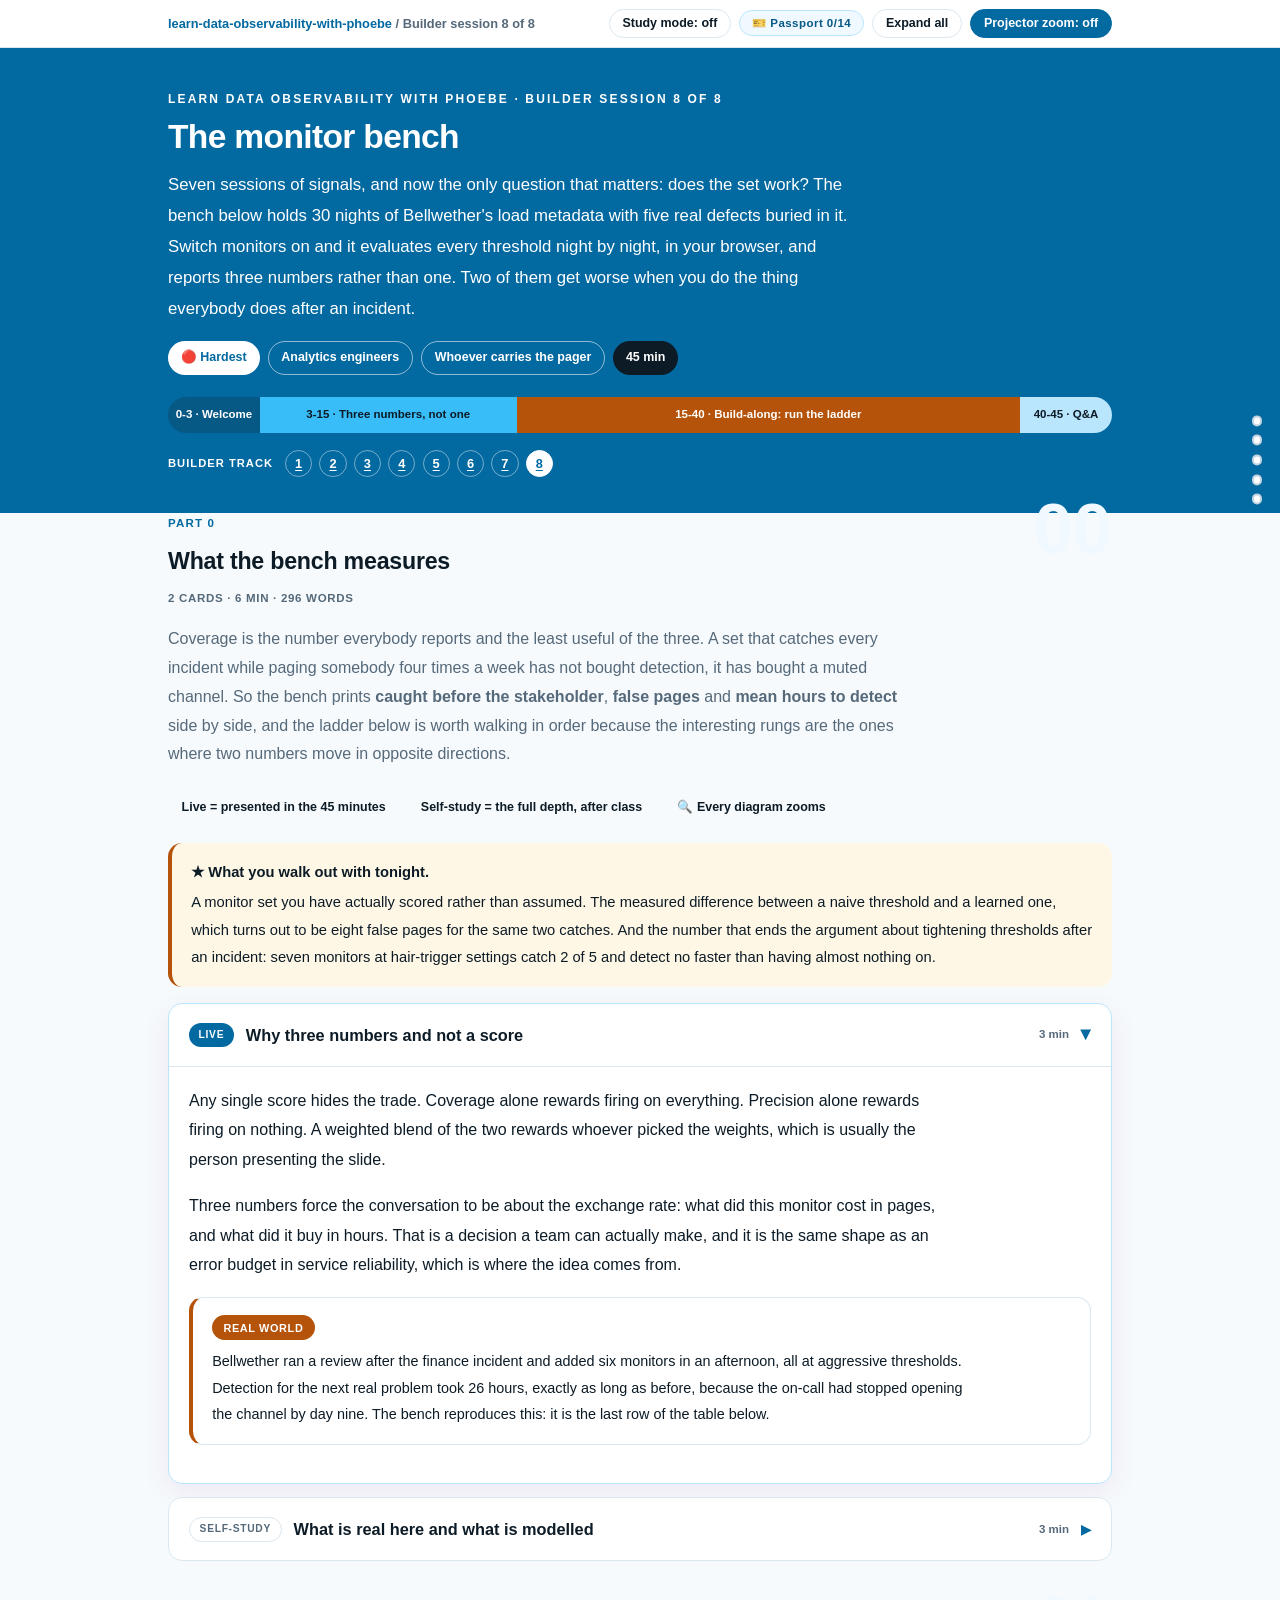
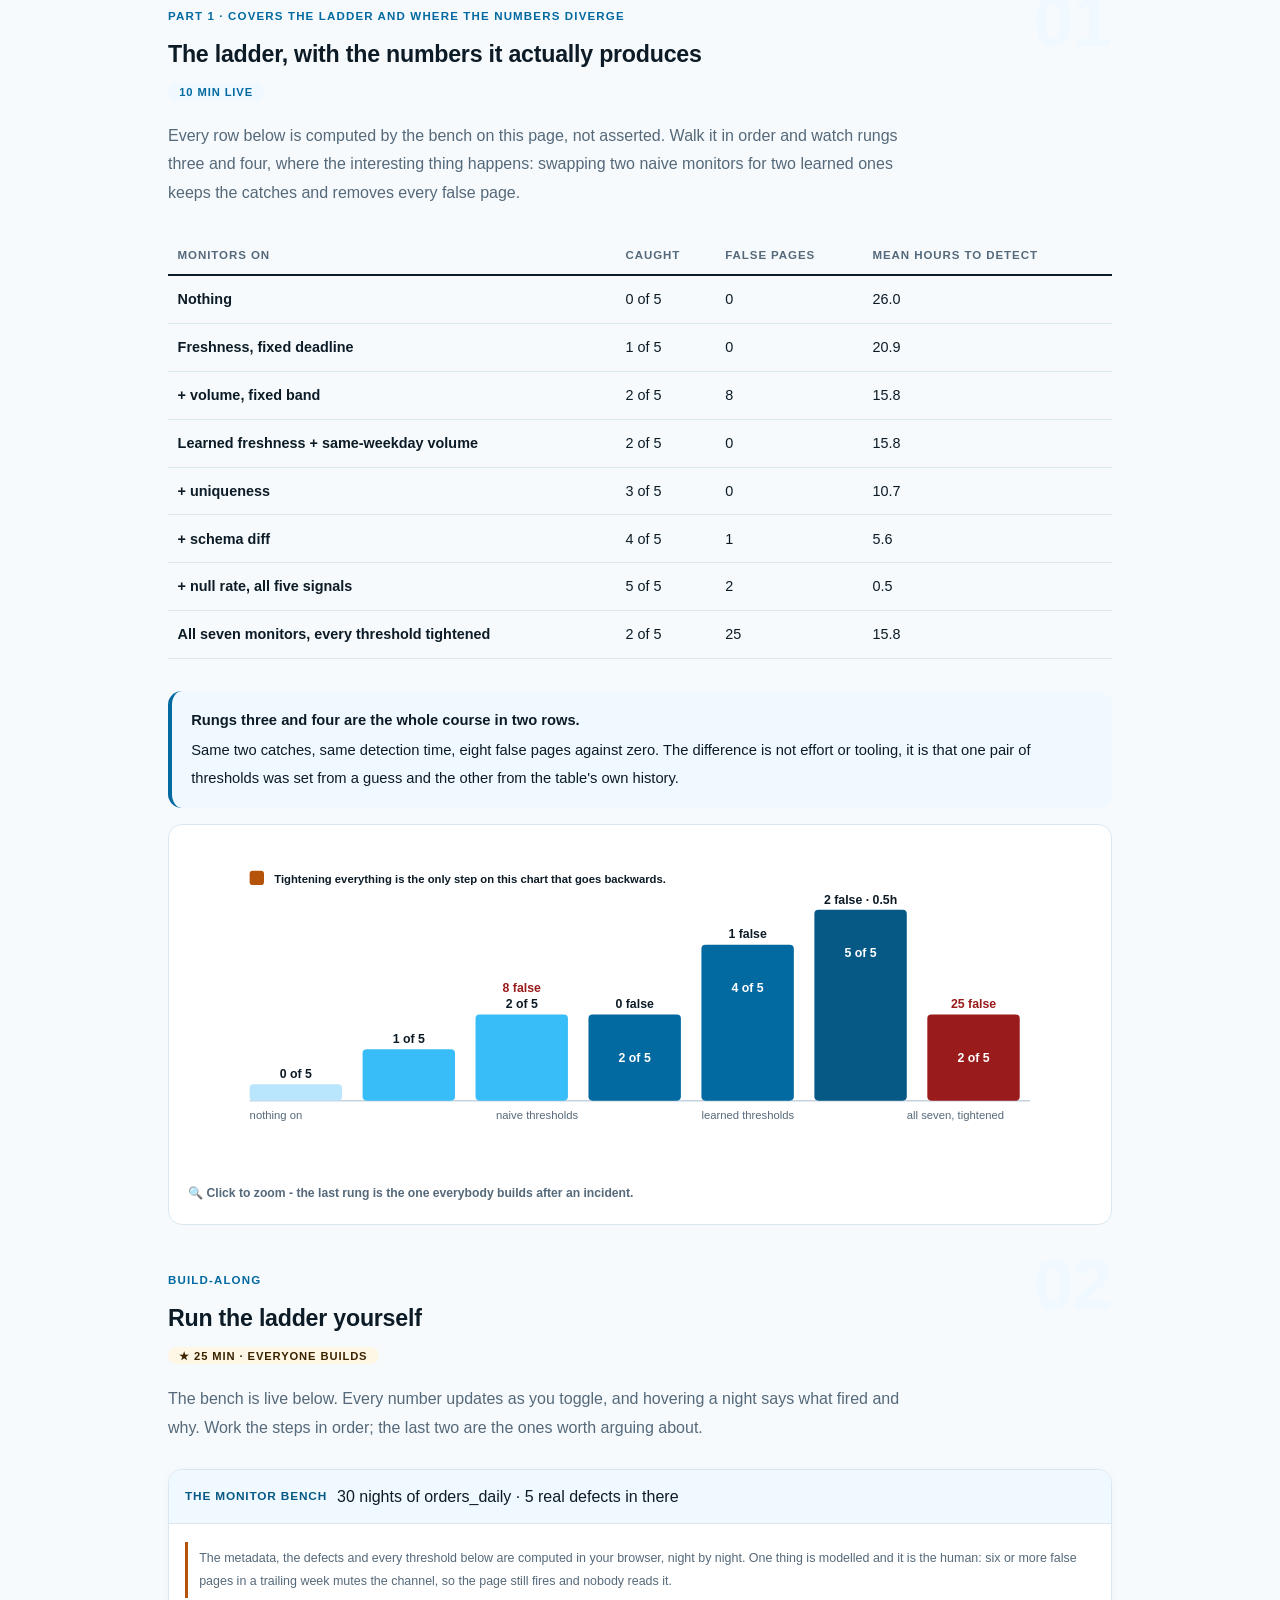
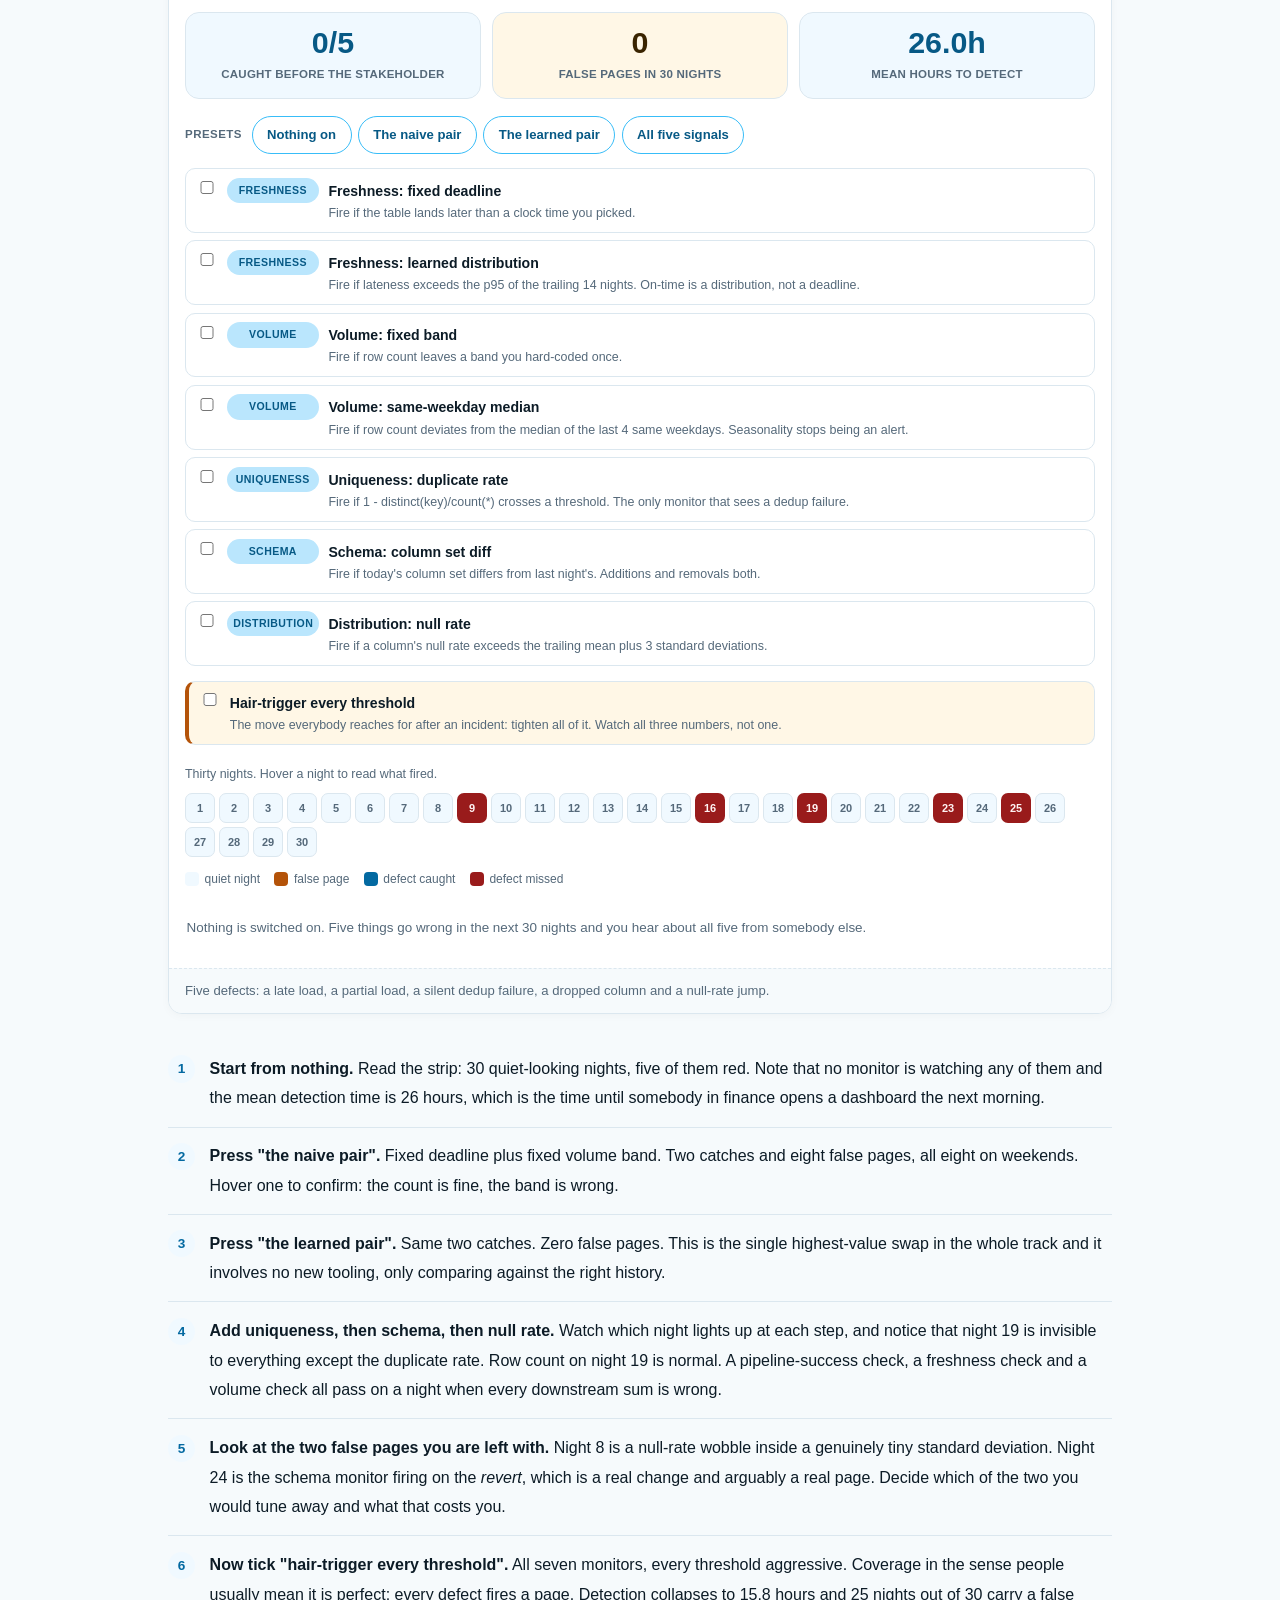
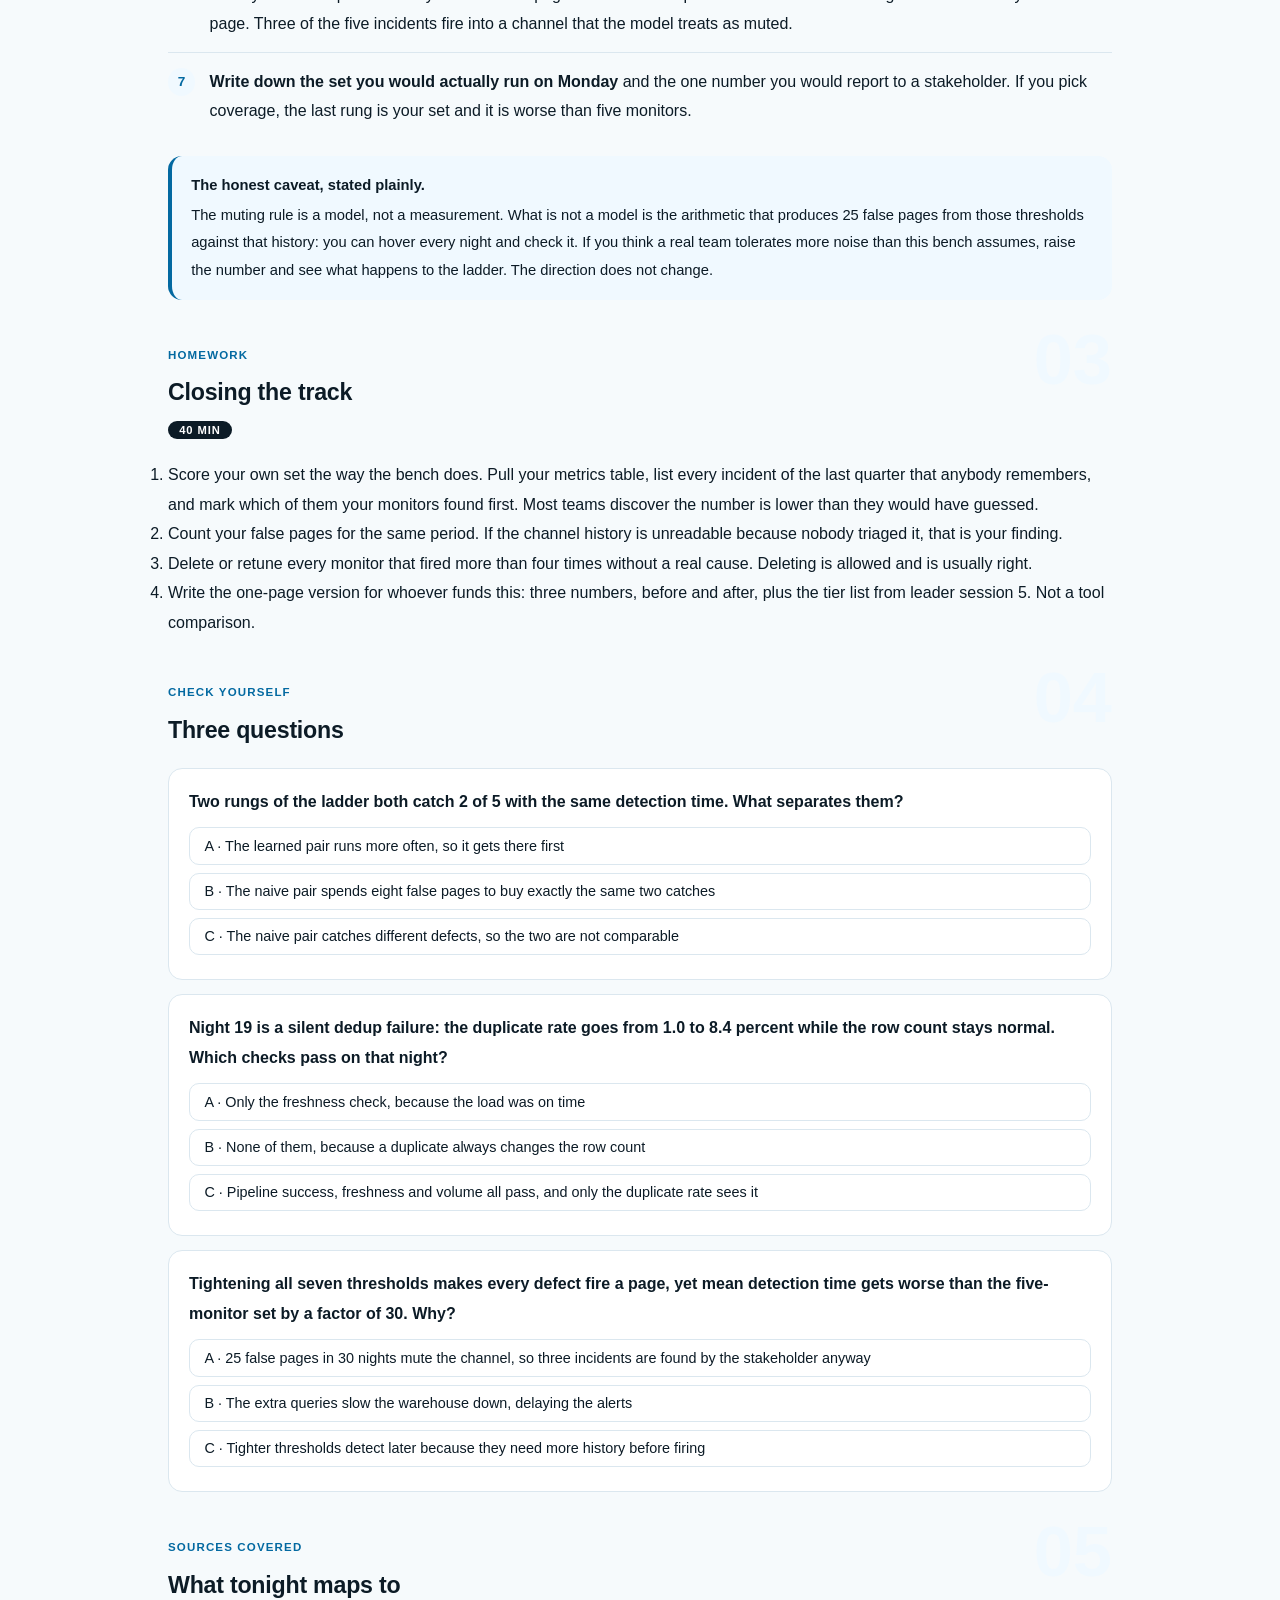
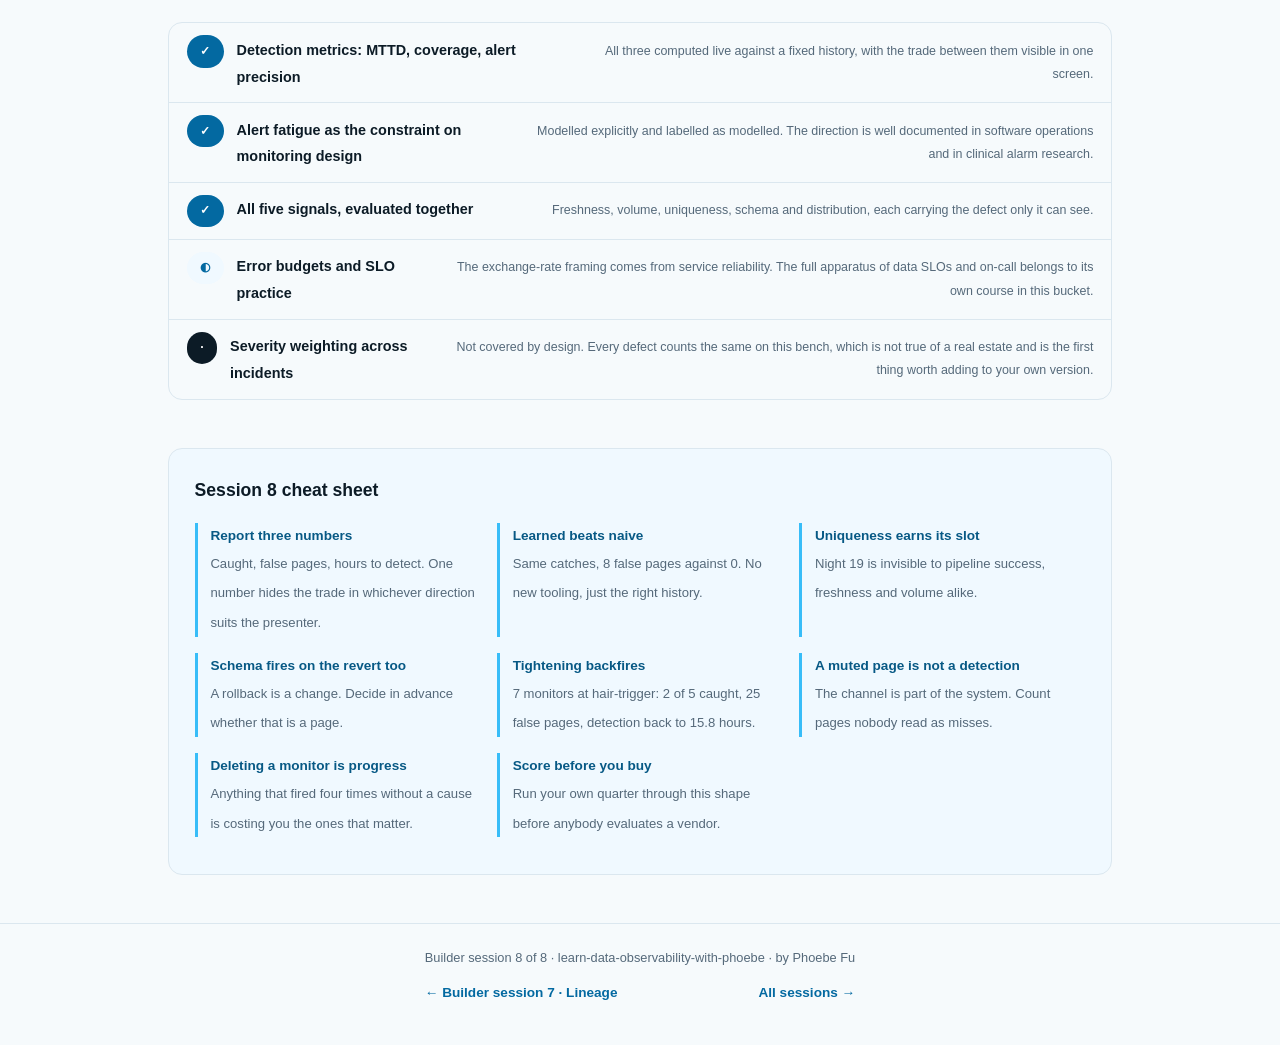
<file: courses/b8-monitor-bench.html>
<!DOCTYPE html>
<html lang="en">
<head>
<meta charset="UTF-8">
<meta name="viewport" content="width=device-width, initial-scale=1.0">
<!-- social:start -->
<meta name="description" content="Builder session 8 of 8. Thirty nights of load metadata, five real defects, seven monitors, and three numbers that decide whether the set is worth having. Tightening every threshold catches 5 of 5 and detects nothing.">
<meta property="og:type" content="article">
<meta property="og:site_name" content="Learn with Phoebe">
<meta property="og:title" content="The monitor bench - learn data observability with phoebe">
<meta property="og:description" content="Builder session 8 of 8. Run your monitor set against 30 nights of history and count what it caught, what it cost, and how long it took.">
<meta property="og:url" content="https://phoebefu6.github.io/learn-data-observability-with-phoebe/courses/b8-monitor-bench.html">
<meta property="og:image" content="https://phoebefu6.github.io/learn-data-observability-with-phoebe/assets/og-cover.png">
<meta property="og:image:width" content="1200">
<meta property="og:image:height" content="630">
<meta name="twitter:card" content="summary_large_image">
<meta name="twitter:title" content="The monitor bench - learn data observability with phoebe">
<meta name="twitter:description" content="Five of five caught, 25 false pages, and detection back where it started. The bench does the arithmetic.">
<meta name="twitter:image" content="https://phoebefu6.github.io/learn-data-observability-with-phoebe/assets/og-cover.png">
<!-- social:end -->
<title>Builder session 8 · The monitor bench - learn data observability with phoebe</title>
<link rel="stylesheet" href="../assets/style.css?v=25">
</head>
<body>

<div class="toolbar">
  <div class="wrap">
    <span class="crumb"><a href="../index.html">learn-data-observability-with-phoebe</a> / Builder session 8 of 8</span>
    <button class="btn" id="toggle-all" type="button">Expand all</button>
    <button class="btn primary" id="zoom-toggle" type="button">Projector zoom: off</button>
  </div>
</div>

<header class="masthead">
  <div class="wrap">
    <div class="eyebrow">Learn Data Observability with Phoebe · Builder session 8 of 8</div>
    <h1>The monitor <span class="accent">bench</span></h1>
    <p class="sub">Seven sessions of signals, and now the only question that matters: does the set work? The bench below holds 30 nights of Bellwether's load metadata with five real defects buried in it. Switch monitors on and it evaluates every threshold night by night, in your browser, and reports three numbers rather than one. Two of them get worse when you do the thing everybody does after an incident.</p>
    <div class="chip-row">
      <span class="chip level">🔴 Hardest</span>
      <span class="chip audience">Analytics engineers</span>
      <span class="chip audience">Whoever carries the pager</span>
      <span class="chip time">45 min</span>
    </div>
    <div class="agenda">
      <span class="a1" style="flex:1">0-3 · Welcome</span>
      <span class="a2" style="flex:3">3-15 · Three numbers, not one</span>
      <span class="a3" style="flex:6">15-40 · Build-along: run the ladder</span>
      <span class="a4" style="flex:1">40-45 · Q&amp;A</span>
    </div>
  </div>
</header>

<main class="wrap">

  <!-- ============ INTRO ============ -->
  <section class="section" id="intro">
    <div class="section-kicker">
      <span class="klabel">Part 0</span>
      <h2>What the bench measures</h2>
    </div>
    <p class="lede">Coverage is the number everybody reports and the least useful of the three. A set that catches every incident while paging somebody four times a week has not bought detection, it has bought a muted channel. So the bench prints <strong>caught before the stakeholder</strong>, <strong>false pages</strong> and <strong>mean hours to detect</strong> side by side, and the ladder below is worth walking in order because the interesting rungs are the ones where two numbers move in opposite directions.</p>

    <div class="legend">
      <span class="pill">Live = presented in the 45 minutes</span>
      <span class="pill">Self-study = the full depth, after class</span>
      <span class="pill">🔍 Every diagram zooms</span>
    </div>

    <div class="callout win">
      <p><strong>★ What you walk out with tonight.</strong> A monitor set you have actually scored rather than assumed. The measured difference between a naive threshold and a learned one, which turns out to be eight false pages for the same two catches. And the number that ends the argument about tightening thresholds after an incident: seven monitors at hair-trigger settings catch 2 of 5 and detect no faster than having almost nothing on.</p>
    </div>

    <details class="card" open>
      <summary><span class="mode live">Live</span>Why three numbers and not a score<span class="mini">3 min</span><span class="caret">▶</span></summary>
      <div class="body">
        <p>Any single score hides the trade. Coverage alone rewards firing on everything. Precision alone rewards firing on nothing. A weighted blend of the two rewards whoever picked the weights, which is usually the person presenting the slide.</p>
        <p>Three numbers force the conversation to be about the exchange rate: what did this monitor cost in pages, and what did it buy in hours. That is a decision a team can actually make, and it is the same shape as an error budget in service reliability, which is where the idea comes from.</p>
        <div class="callout example">
          <span class="ex-pill">Real world</span>
          <p>Bellwether ran a review after the finance incident and added six monitors in an afternoon, all at aggressive thresholds. Detection for the next real problem took 26 hours, exactly as long as before, because the on-call had stopped opening the channel by day nine. The bench reproduces this: it is the last row of the table below.</p>
        </div>
      </div>
    </details>

    <details class="card">
      <summary><span class="mode self">Self-study</span>What is real here and what is modelled<span class="mini">3 min</span><span class="caret">▶</span></summary>
      <div class="body">
        <p>Worth being precise about, because a widget that quietly scripts its own conclusion teaches nothing.</p>
        <ul>
          <li><strong>Real.</strong> The 30 nights of metadata, generated once from a fixed seed and identical for every learner. The five defects, injected into specific nights. Every monitor's arithmetic: trailing percentiles, same-weekday medians, duplicate rates, column-set diffs, standard deviations. The counts, the false pages and the detection times all fall out of that arithmetic.</li>
          <li><strong>Modelled.</strong> The human. Six or more false pages in a trailing week is treated as a muted channel: the page still fires, nobody reads it, and the 09:00 stakeholder gets there first. That threshold is a teaching choice, not a measurement, and the widget says so on its face.</li>
          <li><strong>Deliberately absent.</strong> Any notion of severity weighting. All five defects count the same here, which is not true in a real estate and is the first thing you would add.</li>
        </ul>
      </div>
    </details>
  </section>

  <!-- ============ PART 1 ============ -->
  <section class="section" id="part-1">
    <div class="section-kicker">
      <span class="klabel">Part 1 · covers the ladder and where the numbers diverge</span>
      <h2>The ladder, with the numbers it actually produces</h2>
      <span class="tag concept">10 min live</span>
    </div>
    <p class="lede">Every row below is computed by the bench on this page, not asserted. Walk it in order and watch rungs three and four, where the interesting thing happens: swapping two naive monitors for two learned ones keeps the catches and removes every false page.</p>

    <table class="clean">
      <thead>
        <tr><th>Monitors on</th><th>Caught</th><th>False pages</th><th>Mean hours to detect</th></tr>
      </thead>
      <tbody>
        <tr><td>Nothing</td><td>0 of 5</td><td>0</td><td>26.0</td></tr>
        <tr><td>Freshness, fixed deadline</td><td>1 of 5</td><td>0</td><td>20.9</td></tr>
        <tr><td>+ volume, fixed band</td><td>2 of 5</td><td>8</td><td>15.8</td></tr>
        <tr><td>Learned freshness + same-weekday volume</td><td>2 of 5</td><td>0</td><td>15.8</td></tr>
        <tr><td>+ uniqueness</td><td>3 of 5</td><td>0</td><td>10.7</td></tr>
        <tr><td>+ schema diff</td><td>4 of 5</td><td>1</td><td>5.6</td></tr>
        <tr><td>+ null rate, all five signals</td><td>5 of 5</td><td>2</td><td>0.5</td></tr>
        <tr><td>All seven monitors, every threshold tightened</td><td>2 of 5</td><td>25</td><td>15.8</td></tr>
      </tbody>
    </table>

    <div class="callout tip">
      <p><strong>Rungs three and four are the whole course in two rows.</strong> Same two catches, same detection time, eight false pages against zero. The difference is not effort or tooling, it is that one pair of thresholds was set from a guess and the other from the table's own history.</p>
    </div>

    <figure class="zoomable">
      <svg viewBox="0 0 880 320" xmlns="http://www.w3.org/2000/svg" role="img" aria-label="An ascending ladder of monitor sets plotted against catches, with a final rung that falls back down. Catches rise from zero to five as learned monitors are added, then collapse to two when every threshold is tightened and the alert channel is muted.">
        <style>
          .b8aH { font: 800 12px Inter, sans-serif; fill: #0C1B26; }
          .b8aB { font: 400 11px Inter, sans-serif; fill: #55697A; }
          .b8aW { font: 800 12px Inter, sans-serif; fill: #fff; }
          .b8aN { font: 700 11px Inter, sans-serif; fill: #0C1B26; }
          .b8aR { font: 800 12px Inter, sans-serif; fill: #991B1B; }
        </style>

        <line x1="60" y1="250" x2="820" y2="250" stroke="#C3D4E0" stroke-width="1.5"></line>
        <text class="b8aB" x="60" y="268">nothing on</text>
        <text class="b8aB" x="300" y="268">naive thresholds</text>
        <text class="b8aB" x="500" y="268">learned thresholds</text>
        <text class="b8aB" x="700" y="268">all seven, tightened</text>

        <rect x="60" y="234" width="90" height="16" rx="4" fill="#BAE6FD"></rect>
        <text class="b8aH" x="105" y="228" text-anchor="middle">0 of 5</text>

        <rect x="170" y="200" width="90" height="50" rx="4" fill="#38BDF8"></rect>
        <text class="b8aH" x="215" y="194" text-anchor="middle">1 of 5</text>

        <rect x="280" y="166" width="90" height="84" rx="4" fill="#38BDF8"></rect>
        <text class="b8aH" x="325" y="160" text-anchor="middle">2 of 5</text>
        <text class="b8aR" x="325" y="144" text-anchor="middle">8 false</text>

        <rect x="390" y="166" width="90" height="84" rx="4" fill="#0369A1"></rect>
        <text class="b8aW" x="435" y="212" text-anchor="middle">2 of 5</text>
        <text class="b8aH" x="435" y="160" text-anchor="middle">0 false</text>

        <rect x="500" y="98" width="90" height="152" rx="4" fill="#0369A1"></rect>
        <text class="b8aW" x="545" y="144" text-anchor="middle">4 of 5</text>
        <text class="b8aH" x="545" y="92" text-anchor="middle">1 false</text>

        <rect x="610" y="64" width="90" height="186" rx="4" fill="#075985"></rect>
        <text class="b8aW" x="655" y="110" text-anchor="middle">5 of 5</text>
        <text class="b8aH" x="655" y="58" text-anchor="middle">2 false · 0.5h</text>

        <rect x="720" y="166" width="90" height="84" rx="4" fill="#991B1B"></rect>
        <text class="b8aW" x="765" y="212" text-anchor="middle">2 of 5</text>
        <text class="b8aR" x="765" y="160" text-anchor="middle">25 false</text>

        <rect x="60" y="26" width="14" height="14" rx="3" fill="#B45309"></rect>
        <text class="b8aN" x="84" y="38">Tightening everything is the only step on this chart that goes backwards.</text>
      </svg>
      <figcaption>🔍 Click to zoom - the last rung is the one everybody builds after an incident.</figcaption>
    </figure>
  </section>

  <!-- ============ DEMO ============ -->
  <section class="section" id="demo-1">
    <div class="section-kicker">
      <span class="klabel">Build-along</span>
      <h2>Run the ladder yourself</h2>
      <span class="tag demo">★ 25 min · everyone builds</span>
    </div>
    <p class="lede">The bench is live below. Every number updates as you toggle, and hovering a night says what fired and why. Work the steps in order; the last two are the ones worth arguing about.</p>

    <div data-obs-bench></div>

    <div class="steps">
      <div class="step">
        <p><strong>Start from nothing.</strong> Read the strip: 30 quiet-looking nights, five of them red. Note that no monitor is watching any of them and the mean detection time is 26 hours, which is the time until somebody in finance opens a dashboard the next morning.</p>
      </div>
      <div class="step">
        <p><strong>Press "the naive pair".</strong> Fixed deadline plus fixed volume band. Two catches and eight false pages, all eight on weekends. Hover one to confirm: the count is fine, the band is wrong.</p>
      </div>
      <div class="step">
        <p><strong>Press "the learned pair".</strong> Same two catches. Zero false pages. This is the single highest-value swap in the whole track and it involves no new tooling, only comparing against the right history.</p>
      </div>
      <div class="step">
        <p><strong>Add uniqueness, then schema, then null rate.</strong> Watch which night lights up at each step, and notice that night 19 is invisible to everything except the duplicate rate. Row count on night 19 is normal. A pipeline-success check, a freshness check and a volume check all pass on a night when every downstream sum is wrong.</p>
      </div>
      <div class="step">
        <p><strong>Look at the two false pages you are left with.</strong> Night 8 is a null-rate wobble inside a genuinely tiny standard deviation. Night 24 is the schema monitor firing on the <em>revert</em>, which is a real change and arguably a real page. Decide which of the two you would tune away and what that costs you.</p>
      </div>
      <div class="step">
        <p><strong>Now tick "hair-trigger every threshold".</strong> All seven monitors, every threshold aggressive. Coverage in the sense people usually mean it is perfect: every defect fires a page. Detection collapses to 15.8 hours and 25 nights out of 30 carry a false page. Three of the five incidents fire into a channel that the model treats as muted.</p>
      </div>
      <div class="step">
        <p><strong>Write down the set you would actually run on Monday</strong> and the one number you would report to a stakeholder. If you pick coverage, the last rung is your set and it is worse than five monitors.</p>
      </div>
    </div>

    <div class="callout tip">
      <p><strong>The honest caveat, stated plainly.</strong> The muting rule is a model, not a measurement. What is not a model is the arithmetic that produces 25 false pages from those thresholds against that history: you can hover every night and check it. If you think a real team tolerates more noise than this bench assumes, raise the number and see what happens to the ladder. The direction does not change.</p>
    </div>
  </section>

  <!-- ============ HOMEWORK ============ -->
  <section class="section" id="exercise">
    <div class="section-kicker">
      <span class="klabel">Homework</span>
      <h2>Closing the track</h2>
      <span class="tag exercise">40 min</span>
    </div>
    <ol>
      <li>Score your own set the way the bench does. Pull your metrics table, list every incident of the last quarter that anybody remembers, and mark which of them your monitors found first. Most teams discover the number is lower than they would have guessed.</li>
      <li>Count your false pages for the same period. If the channel history is unreadable because nobody triaged it, that is your finding.</li>
      <li>Delete or retune every monitor that fired more than four times without a real cause. Deleting is allowed and is usually right.</li>
      <li>Write the one-page version for whoever funds this: three numbers, before and after, plus the tier list from leader session 5. Not a tool comparison.</li>
    </ol>
  </section>

  <!-- ============ QUIZ ============ -->
  <section class="section" id="quiz">
    <div class="section-kicker">
      <span class="klabel">Check yourself</span>
      <h2>Three questions</h2>
    </div>

    <div class="quiz-q" data-answer="1">
      <p class="qtext">Two rungs of the ladder both catch 2 of 5 with the same detection time. What separates them?</p>
      <button class="qopt" type="button">A · The learned pair runs more often, so it gets there first</button>
      <button class="qopt" type="button">B · The naive pair spends eight false pages to buy exactly the same two catches</button>
      <button class="qopt" type="button">C · The naive pair catches different defects, so the two are not comparable</button>
      <p class="qwhy">Identical catches, identical hours, eight false pages against zero. The thresholds were set from a guess rather than from the table's own history, and the whole difference is the noise.</p>
    </div>

    <div class="quiz-q" data-answer="2">
      <p class="qtext">Night 19 is a silent dedup failure: the duplicate rate goes from 1.0 to 8.4 percent while the row count stays normal. Which checks pass on that night?</p>
      <button class="qopt" type="button">A · Only the freshness check, because the load was on time</button>
      <button class="qopt" type="button">B · None of them, because a duplicate always changes the row count</button>
      <button class="qopt" type="button">C · Pipeline success, freshness and volume all pass, and only the duplicate rate sees it</button>
      <p class="qwhy">A merge key change can duplicate some rows and drop others, landing within a percent of normal. This is the failure class that makes uniqueness worth its own monitor.</p>
    </div>

    <div class="quiz-q" data-answer="0">
      <p class="qtext">Tightening all seven thresholds makes every defect fire a page, yet mean detection time gets worse than the five-monitor set by a factor of 30. Why?</p>
      <button class="qopt" type="button">A · 25 false pages in 30 nights mute the channel, so three incidents are found by the stakeholder anyway</button>
      <button class="qopt" type="button">B · The extra queries slow the warehouse down, delaying the alerts</button>
      <button class="qopt" type="button">C · Tighter thresholds detect later because they need more history before firing</button>
      <p class="qwhy">A page that nobody reads is not a detection. The bench models a muted channel above six false pages in a trailing week, which is the documented failure mode of noisy alerting rather than anything exotic.</p>
    </div>

    <p class="quiz-score"></p>
  </section>

  <!-- ============ COVERAGE ============ -->
  <section class="section" id="official">
    <div class="section-kicker">
      <span class="klabel">Sources covered</span>
      <h2>What tonight maps to</h2>
    </div>
    <div class="covered">
      <div class="covered-row">
        <span class="status pill solid">✓</span>
        <span class="name">Detection metrics: MTTD, coverage, alert precision</span>
        <span class="note">All three computed live against a fixed history, with the trade between them visible in one screen.</span>
      </div>
      <div class="covered-row">
        <span class="status pill solid">✓</span>
        <span class="name">Alert fatigue as the constraint on monitoring design</span>
        <span class="note">Modelled explicitly and labelled as modelled. The direction is well documented in software operations and in clinical alarm research.</span>
      </div>
      <div class="covered-row">
        <span class="status pill solid">✓</span>
        <span class="name">All five signals, evaluated together</span>
        <span class="note">Freshness, volume, uniqueness, schema and distribution, each carrying the defect only it can see.</span>
      </div>
      <div class="covered-row">
        <span class="status pill light">◐</span>
        <span class="name">Error budgets and SLO practice</span>
        <span class="note">The exchange-rate framing comes from service reliability. The full apparatus of data SLOs and on-call belongs to its own course in this bucket.</span>
      </div>
      <div class="covered-row">
        <span class="status pill inkpill">·</span>
        <span class="name">Severity weighting across incidents</span>
        <span class="note">Not covered by design. Every defect counts the same on this bench, which is not true of a real estate and is the first thing worth adding to your own version.</span>
      </div>
    </div>
  </section>

  <!-- ============ CHEAT SHEET ============ -->
  <section class="cheat" id="cheatsheet">
    <h3>Session 8 cheat sheet</h3>
    <div class="grid-2">
      <div class="cheat-item"><b>Report three numbers</b><span>Caught, false pages, hours to detect. One number hides the trade in whichever direction suits the presenter.</span></div>
      <div class="cheat-item"><b>Learned beats naive</b><span>Same catches, 8 false pages against 0. No new tooling, just the right history.</span></div>
      <div class="cheat-item"><b>Uniqueness earns its slot</b><span>Night 19 is invisible to pipeline success, freshness and volume alike.</span></div>
      <div class="cheat-item"><b>Schema fires on the revert too</b><span>A rollback is a change. Decide in advance whether that is a page.</span></div>
      <div class="cheat-item"><b>Tightening backfires</b><span>7 monitors at hair-trigger: 2 of 5 caught, 25 false pages, detection back to 15.8 hours.</span></div>
      <div class="cheat-item"><b>A muted page is not a detection</b><span>The channel is part of the system. Count pages nobody read as misses.</span></div>
      <div class="cheat-item"><b>Deleting a monitor is progress</b><span>Anything that fired four times without a cause is costing you the ones that matter.</span></div>
      <div class="cheat-item"><b>Score before you buy</b><span>Run your own quarter through this shape before anybody evaluates a vendor.</span></div>
    </div>
  </section>

</main>

<footer class="pagefoot">
  <div class="wrap">
    <p>Builder session 8 of 8 · learn-data-observability-with-phoebe · by Phoebe Fu</p>
    <nav class="pagenav">
      <a href="b7-lineage-blast-radius.html">← Builder session 7 · Lineage</a>
      <a href="../index.html">All sessions →</a>
    </nav>
  </div>
</footer>

<script src="../assets/app.js?v=23"></script>
<script src="../assets/obs-live.js?v=1"></script>
</body>
</html>
</file>
<file: assets/style.css>
/* learn-mcp-with-phoebe - editorial bold design system
   Accent: SQLite blue #0369A1 · Ink navy #075985 · Flagship: amber #B45309
   (CSS var names still read --indigo/--amber; they hold SQL-blue values.) */

:root {
  --faint-text: #4B7491;
  --indigo: #0369A1;
  --indigo-deep: #075985;
  --indigo-mid: #38BDF8;
  --indigo-soft: #BAE6FD;
  --indigo-50: #F0F9FF;
  --ink: #0C1B26;
  --muted: #55697A;
  --faint: #C3D4E0;
  --hairline: #DBE7EF;
  --amber: #B45309;
  --amber-ink: #3A2400;
  --amber-50: #FFF7E6;
  --paper: #F6FAFC;
  --code-bg: #F0F9FF;
  --code-ink: #0C1B26;
  --radius: 14px;
}

* { margin: 0; padding: 0; box-sizing: border-box; }

html { font-size: 16px; scroll-behavior: smooth; }
html.zoom-125 { font-size: 20px; }
html.zoom-150 { font-size: 24px; }

body {
  font-family: "Inter", -apple-system, BlinkMacSystemFont, "Segoe UI", Roboto, sans-serif;
  background: var(--paper);
  color: var(--ink);
  line-height: 1.85;
  font-feature-settings: "tnum";
}

.wrap { max-width: 62rem; margin: 0 auto; padding: 0 1.5rem; }

/* ---------- header band ---------- */
.masthead {
  background: var(--indigo);
  color: #fff;
  padding: 2.5rem 0 2.25rem;
}
.masthead .eyebrow {
  font-size: .75rem;
  letter-spacing: .18em;
  text-transform: uppercase;
  opacity: 1;
  font-weight: 600;
}
.masthead h1 {
  font-size: 2.1rem;
  line-height: 1.15;
  font-weight: 800;
  margin: .5rem 0 .75rem;
  letter-spacing: -.02em;
}
.masthead h1 .accent { color: inherit; }
.masthead .sub { font-size: 1.05rem; opacity: 1; max-width: 44rem; }

.chip-row { display: flex; flex-wrap: wrap; gap: .5rem; margin-top: 1.1rem; }
.chip {
  display: inline-flex;
  align-items: center;
  gap: .35rem;
  border-radius: 999px;
  padding: .25rem .8rem;
  font-size: .78rem;
  font-weight: 600;
  white-space: nowrap;
}
.chip.level { background: #fff; color: var(--indigo); }
.chip.audience { background: rgba(255,255,255,.08); color: #fff; border: 1px solid rgba(255,255,255,.35); }
.chip.time { background: var(--ink); color: #fff; font-variant-numeric: tabular-nums; }


/* ---------- toolbar ---------- */
.toolbar {
  position: sticky;
  top: 0;
  z-index: 40;
  background: rgba(255,255,255,.94);
  backdrop-filter: blur(6px);
  border-bottom: 1px solid var(--hairline);
  padding: .55rem 0;
}
.toolbar .wrap { display: flex; align-items: center; gap: .5rem; flex-wrap: nowrap; }
.toolbar .crumb { font-size: .8rem; color: var(--muted); font-weight: 600; margin-right: auto; min-width: 0; white-space: nowrap; overflow: hidden; text-overflow: ellipsis; }
.toolbar .btn { white-space: nowrap; flex: none; padding: .38rem .8rem; font-size: .78rem; line-height: 1.2; }
.toolbar .crumb a { color: var(--indigo); text-decoration: none; }
.btn {
  border: 1px solid var(--hairline);
  background: #fff;
  color: var(--ink);
  border-radius: 999px;
  padding: .35rem .9rem;
  font-size: .78rem;
  font-weight: 600;
  cursor: pointer;
  font-family: inherit;
  transition: all .15s ease;
}
.btn:hover { border-color: var(--indigo); color: var(--indigo); }
.btn.primary { background: var(--indigo); border-color: var(--indigo); color: #fff; }
.btn.primary:hover { background: var(--indigo-deep); }

/* ---------- sections ---------- */
main { padding: 2.5rem 0 4rem; }

.section { margin-bottom: 2.8rem; }
.section-kicker { margin-bottom: 1rem; }
.section-kicker .klabel {
  display: block;
  font-size: .72rem;
  text-transform: uppercase;
  letter-spacing: .1em;
  color: var(--indigo);
  font-weight: 700;
  margin-bottom: .35rem;
}
.section-kicker h2 {
  font-size: 1.45rem;
  font-weight: 800;
  letter-spacing: -.01em;
  display: flex;
  align-items: center;
  gap: .7rem;
  flex-wrap: wrap;
}
.section-kicker .tag {
  border-radius: 999px;
  padding: .18rem .7rem;
  font-size: .7rem;
  font-weight: 700;
  text-transform: uppercase;
  letter-spacing: .08em;
}
.tag.concept { background: var(--indigo-50); color: var(--indigo); }
.tag.demo { background: var(--amber-50); color: var(--amber-ink); }
.tag.exercise { background: var(--ink); color: #fff; }

.lede { color: var(--muted); max-width: 46rem; margin-bottom: 1.4rem; line-height: 1.8; }

/* live vs self-study markers on cards */
.mode {
  font-size: .64rem;
  font-weight: 700;
  text-transform: uppercase;
  letter-spacing: .07em;
  padding: .14rem .6rem;
  border-radius: 999px;
  flex: none;
}
.mode.live { background: var(--indigo); color: #fff; }
.mode.self { background: #fff; color: var(--muted); border: 1px solid var(--hairline); }

/* ---------- accordions ---------- */
details.card {
  border: 1px solid var(--hairline);
  border-radius: var(--radius);
  margin-bottom: .8rem;
  overflow: hidden;
  background: #fff;
}
details.card[open] { border-color: var(--indigo-soft); box-shadow: 0 8px 28px rgba(134,25,143,.08); }
details.card summary {
  list-style: none;
  cursor: pointer;
  padding: 1rem 1.25rem;
  display: flex;
  align-items: center;
  gap: .75rem;
  font-weight: 700;
  font-size: 1.02rem;
  user-select: none;
}
details.card summary::-webkit-details-marker { display: none; }
details.card summary .dot {
  width: .6rem; height: .6rem;
  border-radius: 999px;
  background: var(--indigo);
  flex: none;
}
details.card summary .mini { margin-left: auto; font-size: .72rem; color: var(--muted); font-weight: 600; white-space: nowrap; }
details.card summary .caret { transition: transform .2s ease; color: var(--indigo); font-size: .8rem; }
details.card[open] summary .caret { transform: rotate(90deg); }
details.card .body { padding: 0 1.25rem 1.4rem; border-top: 1px solid var(--hairline); padding-top: 1.15rem; }
details.card .body p { margin-bottom: 1.05rem; max-width: 48rem; }
details.card .body p:last-child { margin-bottom: 0; }
details.card .body ul, details.card .body ol { margin: 0 0 1.1rem 1.2rem; max-width: 47rem; }
details.card .body li { margin-bottom: .65rem; }
details.card .body h4 { font-size: .95rem; font-weight: 700; margin: 1.1rem 0 .45rem; }
details.card .body h4:first-child { margin-top: 0; }

/* ---------- pills & legends ---------- */
.legend { display: flex; flex-wrap: wrap; gap: .5rem; margin: 0 0 1.2rem; }
.pill {
  display: inline-flex;
  align-items: center;
  gap: .4rem;
  border-radius: 999px;
  padding: .28rem .85rem;
  font-size: .78rem;
  font-weight: 600;
}
.pill.solid { background: var(--indigo); color: #fff; }
.pill.light { background: var(--indigo-50); color: var(--indigo); }
.pill.inkpill { background: var(--ink); color: #fff; }
.pill.amber, .pill.peach { background: var(--amber); color: #fff; }
.pill.bare { color: var(--muted); }

/* ---------- 4D grid ---------- */
.grid-2 { display: grid; grid-template-columns: repeat(auto-fit, minmax(15rem, 1fr)); gap: .8rem; margin: .5rem 0 1rem; }
.d-card {
  border: 1px solid var(--hairline);
  border-left: 4px solid var(--indigo);
  border-radius: 10px;
  padding: 1rem 1.1rem;
}
.d-card h4 { font-size: .95rem; margin-bottom: .3rem; }
.d-card h4 .lead-letter { color: var(--indigo); }
.d-card p { font-size: .86rem; color: var(--muted); margin: 0; }

/* ---------- tables ---------- */
table.clean { width: 100%; border-collapse: collapse; font-size: .9rem; margin: .4rem 0 1rem; }
table.clean th {
  text-align: left;
  font-size: .72rem;
  text-transform: uppercase;
  letter-spacing: .08em;
  color: var(--muted);
  padding: .5rem .6rem;
  border-bottom: 2px solid var(--ink);
}
table.clean td { padding: .7rem .6rem; border-bottom: .5px solid var(--hairline); vertical-align: top; line-height: 1.7; }
table.clean td:first-child { font-weight: 600; }

/* ---------- prompt boxes ---------- */
.prompt-box{
  position: relative;
  background: #F0F9FF;
  border: 1px solid #DBE7EF;
  color: #0C1B26;
  border-radius: var(--radius);
  padding: 1.1rem 1.2rem;
  margin: 1rem 0 1.2rem;
  font-family: "SF Mono", ui-monospace, Menlo, Consolas, monospace;
  font-size: .84rem;
  line-height: 1.65;
  white-space: pre-wrap;
  word-break: break-word;
}
.prompt-box .label{
  position: absolute;
  top: -0.7rem;
  left: 1rem;
  background: #0369A1;
  color: #FFFFFF;
  font-family: "Inter", -apple-system, sans-serif;
  font-size: .68rem;
  font-weight: 700;
  letter-spacing: .06em;
  text-transform: uppercase;
  border-radius: 999px;
  padding: .15rem .7rem;
}
.prompt-box.bad .label { background: var(--faint); color: var(--ink); }
.prompt-box.good .label { background: var(--amber); color: #fff; }
.copy-btn{
  position: absolute;
  top: .7rem;
  right: .7rem;
  background: #FFFFFF;
  border: 1px solid #DBE7EF;
  color: #0C1B26;
  border-radius: 999px;
  padding: .25rem .8rem;
  font-size: .72rem;
  font-weight: 600;
  cursor: pointer;
  font-family: "Inter", -apple-system, sans-serif;
  transition: background .15s ease;
}
.copy-btn:hover { background: #DBE7EF; }
.copy-btn.copied { background: var(--amber); border-color: var(--amber); color: #fff; }

/* ---------- demo steps ---------- */
.steps { counter-reset: step; margin: .6rem 0 1rem; }
.step {
  display: grid;
  grid-template-columns: max-content minmax(0, 1fr);
  column-gap: .9rem;
  row-gap: .2rem;
  padding: .85rem 0;
  border-bottom: .5px solid var(--hairline);
}
.step > * { grid-column: 2; min-width: 0; }
.step > .prompt-box { margin: .8rem 0 .4rem; }
.step:last-child { border-bottom: none; }
.step::before {
  counter-increment: step;
  content: counter(step);
  flex: none;
  width: 1.7rem; height: 1.7rem;
  border-radius: 999px;
  background: var(--indigo-50);
  color: var(--indigo);
  font-weight: 700;
  font-size: .85rem;
  display: inline-flex;
  align-items: center;
  justify-content: center;
  margin-top: .1rem;
}
.step p { margin: 0; }

/* ---------- callouts ---------- */
.callout {
  border-radius: var(--radius);
  padding: 1rem 1.2rem;
  margin: 1rem 0;
  font-size: .92rem;
}
.callout.tip { background: var(--indigo-50); border-left: 4px solid var(--indigo); }
.callout.win { background: var(--amber-50); border-left: 4px solid var(--amber); }
.callout strong:first-child { display: block; margin-bottom: .2rem; }

.callout.example {
  background: #FFFFFF;
  border: 1px solid var(--hairline);
  border-left: 4px solid var(--amber);
  font-size: .9rem;
}
.callout.example .ex-pill {
  display: inline-block;
  background: var(--amber);
  color: #fff;
  border-radius: 999px;
  padding: .15rem .7rem;
  font-size: .68rem;
  font-weight: 700;
  text-transform: uppercase;
  letter-spacing: .06em;
  margin-bottom: .5rem;
}
.callout.example p { margin: 0 0 .75rem; max-width: 47rem; }
.callout.example p:last-child { margin-bottom: 0; }
.callout.example ul { margin: 0 0 0 1.1rem; max-width: 46rem; }
.callout.example li { margin-bottom: .6rem; }
.callout.example li:last-child { margin-bottom: 0; }

/* ---------- zoomable figures ---------- */
figure.zoomable {
  border: 1px solid var(--hairline);
  border-radius: var(--radius);
  padding: 1.2rem;
  margin: 1rem 0 1.4rem;
  cursor: zoom-in;
  transition: box-shadow .15s ease;
  background: #fff;
}
figure.zoomable:hover { box-shadow: 0 8px 28px rgba(134,25,143,.12); }
figure.zoomable svg, figure.zoomable img { width: 100%; height: auto; display: block; }
figure.zoomable figcaption {
  margin-top: .6rem;
  font-size: .76rem;
  color: var(--muted);
  font-weight: 600;
  display: flex;
  align-items: center;
  gap: .4rem;
}

.lightbox{
  position: fixed;
  inset: 0;
  z-index: 100;
  background: rgba(246,250,252,.97);
  display: none;
  align-items: center;
  justify-content: center;
  padding: 3vh 3vw;
  cursor: zoom-out;
}
.lightbox.open { display: flex; }
.lightbox .inner{
  background: #fff;
  border: 1px solid #DBE7EF;
  box-shadow: 0 10px 40px rgba(12,27,38,.14);
  border-radius: var(--radius);
  padding: 2rem;
  max-width: 94vw;
  max-height: 92vh;
  overflow: auto;
}
.lightbox .inner svg, .lightbox .inner img { width: min(88vw, 70rem); height: auto; }
.lightbox .close-hint{
  position: fixed;
  top: 1rem; right: 1.4rem;
  color: #0C1B26;
  font-size: .8rem;
  font-weight: 600;
}

/* ---------- courses covered ---------- */
.covered { border: 1px solid var(--hairline); border-radius: var(--radius); overflow: hidden; }
.covered-row {
  display: flex;
  align-items: baseline;
  gap: .8rem;
  padding: .75rem 1.1rem;
  border-bottom: .5px solid var(--hairline);
  font-size: .9rem;
}
.covered-row:last-child { border-bottom: none; }
.covered-row .status { flex: none; }
.covered-row .name { font-weight: 600; }
.covered-row .note { margin-left: auto; color: var(--muted); font-size: .78rem; text-align: right; }

/* ---------- cheat sheet footer ---------- */
.cheat{
  background: #F0F9FF;
  border: 1px solid #DBE7EF;
  color: #0C1B26;
  border-radius: var(--radius);
  padding: 1.6rem 1.6rem 1.3rem;
  margin-top: 3rem;
}
.cheat h3 { font-size: 1.1rem; margin-bottom: 1rem; }
.cheat h3 span { color: #0369A1; }
.cheat .grid-2 { gap: 1rem; }
.cheat .cheat-item { border-left: 3px solid var(--indigo-mid); padding-left: .8rem; }
.cheat .cheat-item b { display: block; font-size: .85rem; color: #075985; }
.cheat .cheat-item span { font-size: .82rem; color: #55697A; }

footer.pagefoot {
  border-top: 1px solid var(--hairline);
  margin-top: 3rem;
  padding: 1.4rem 0 2.5rem;
  font-size: .8rem;
  color: var(--muted);
  display: flex;
  justify-content: space-between;
  flex-wrap: wrap;
  gap: .8rem;
}
footer.pagefoot a { color: var(--indigo); text-decoration: none; font-weight: 600; }

/* ---------- wayfinding: reading progress + section dots + part numbers ---------- */

#progress-bar {
  position: fixed;
  top: 0; left: 0;
  height: 3px;
  width: 0;
  background: linear-gradient(90deg, var(--indigo), var(--amber));
  z-index: 90;
}

.pagenav {
  position: fixed;
  right: 1.1rem;
  top: 50%;
  transform: translateY(-50%);
  z-index: 50;
  display: flex;
  flex-direction: column;
  gap: .55rem;
}
.pagenav a {
  width: .68rem; height: .68rem;
  border-radius: 999px;
  background: #fff;
  border: 2px solid var(--faint);
  display: block;
  position: relative;
  transition: all .15s ease;
}
.pagenav a:hover { border-color: var(--indigo); transform: scale(1.3); }
.pagenav a.active { background: var(--indigo); border-color: var(--indigo); }
.pagenav a .nlabel {
  position: absolute;
  right: 1.4rem;
  top: 50%;
  transform: translateY(-50%);
  background: var(--ink);
  color: #fff;
  font-size: .7rem;
  font-weight: 600;
  padding: .22rem .65rem;
  border-radius: 6px;
  white-space: nowrap;
  opacity: 0;
  pointer-events: none;
  transition: opacity .15s ease;
}
.pagenav a:hover .nlabel { opacity: 1; }
@media (max-width: 74rem) { .pagenav { display: none; } }

main { counter-reset: partnum -1; }
.section .section-kicker { position: relative; }
.section .section-kicker::before {
  counter-increment: partnum;
  content: counter(partnum, decimal-leading-zero);
  position: absolute;
  right: 0;
  top: -1.2rem;
  font-size: 4.4rem;
  font-weight: 800;
  color: var(--indigo-50);
  line-height: 1;
  font-variant-numeric: tabular-nums;
  pointer-events: none;
  z-index: 0;
}
.section .section-kicker > * { position: relative; z-index: 1; }

details.card summary { transition: background .15s ease; }
details.card summary:hover { background: #FAFDFE; }

/* ---------- journey strip: you are here in the series ---------- */
.journey {
  display: flex;
  align-items: center;
  gap: .45rem;
  margin-top: 1.1rem;
  flex-wrap: wrap;
}
.journey .jlabel { font-size: .7rem; font-weight: 700; text-transform: uppercase; letter-spacing: .09em; opacity: 1; margin-right: .3rem; }
.journey a {
  width: 1.7rem; height: 1.7rem;
  border-radius: 999px;
  display: inline-flex;
  align-items: center;
  justify-content: center;
  font-size: .8rem;
  font-weight: 700;
  text-decoration: none;
  color: #fff;
  border: 1.5px solid rgba(255,255,255,.45);
  transition: all .15s ease;
  font-variant-numeric: tabular-nums;
}
.journey a:hover { border-color: #fff; transform: scale(1.12); }
.journey a.here { background: #fff; color: var(--indigo); border-color: #fff; }
.journey a.dd-chip { width: auto; border-radius: 999px; padding: 0 .7rem; font-size: .72rem; }

/* ---------- check-yourself quiz ---------- */
.quiz-q {
  border: 1px solid var(--hairline);
  border-radius: var(--radius);
  padding: 1.1rem 1.25rem 1rem;
  margin-bottom: .9rem;
  background: #fff;
}
.quiz-q .qtext { font-weight: 700; margin-bottom: .7rem; }
.quiz-q .qopt {
  display: block;
  width: 100%;
  text-align: left;
  background: #fff;
  border: 1px solid var(--hairline);
  border-radius: 10px;
  padding: .6rem .9rem;
  margin-bottom: .5rem;
  font-size: .9rem;
  font-family: inherit;
  color: var(--ink);
  cursor: pointer;
  transition: all .15s ease;
}
.quiz-q .qopt:hover { border-color: var(--indigo); background: var(--indigo-50); }
.quiz-q .qopt.correct { background: var(--indigo); border-color: var(--indigo); color: #fff; font-weight: 600; }
.quiz-q .qopt.correct::after { content: "  ✓"; }
.quiz-q .qopt.wrong { background: #FEF2F2; border-color: #FCA5A5; color: #991B1B; animation: qshake .3s ease; }
.quiz-q .qopt.wrong::after { content: "  not this one, try again"; font-size: .78rem; }
.quiz-q .qopt:disabled { cursor: default; }
.quiz-q .qwhy {
  display: none;
  background: var(--amber-50);
  border-left: 4px solid var(--amber);
  border-radius: 8px;
  padding: .6rem .9rem;
  font-size: .86rem;
  margin-top: .3rem;
}
.quiz-q.answered .qwhy { display: block; }
@keyframes qshake {
  0%, 100% { transform: translateX(0); }
  25% { transform: translateX(-5px); }
  75% { transform: translateX(5px); }
}
.quiz-score { font-weight: 700; color: var(--indigo); margin-top: .4rem; }

@media (prefers-reduced-motion: reduce) {
  .quiz-q .qopt.wrong { animation: none; }
  .journey a:hover { transform: none; }
}

/* ---------- micro-interactions (react-bits inspired, vanilla) ---------- */

/* BlurText: staggered word reveal on the masthead headline */
.masthead h1 .bw {
  display: inline-block;
  opacity: 0;
  filter: blur(8px);
  transform: translateY(.35em);
  animation: bw-in .7s cubic-bezier(.22,.9,.35,1) forwards;
  animation-delay: var(--bw-delay, 0s);
}
@keyframes bw-in {
  to { opacity: 1; filter: blur(0); transform: translateY(0); }
}

/* SpotlightCard: cursor-following highlight on accordion cards */
details.card { position: relative; }
details.card::after {
  content: "";
  position: absolute;
  inset: 0;
  pointer-events: none;
  opacity: 0;
  transition: opacity .3s ease;
  background: radial-gradient(320px circle at var(--mx, 50%) var(--my, 50%), rgba(134,25,143,.09), transparent 65%);
}
details.card:hover::after { opacity: 1; }

/* ScrollReveal: sections rise in as they enter the viewport */
.js-reveal .section {
  opacity: 0;
  transform: translateY(16px);
  transition: opacity .6s ease, transform .6s cubic-bezier(.22,.9,.35,1);
}
.js-reveal .section.revealed { opacity: 1; transform: none; }

@media (prefers-reduced-motion: reduce) {
  .masthead h1 .bw { animation: none; opacity: 1; filter: none; transform: none; }
  details.card::after { display: none; }
  .js-reveal .section { opacity: 1; transform: none; transition: none; }
}

@media (max-width: 40rem) {
  .masthead h1 { font-size: 1.6rem; }
  
  .toolbar .crumb { display: none; }
}

@media print {
  .toolbar, .copy-btn { display: none; }
  details.card { border: 1px solid #ccc; }
}

/* ---------- live SQL playground (sql-live.js) ---------- */
.sqlbox {
  border: 1px solid var(--hairline);
  border-radius: var(--radius);
  background: #fff;
  overflow: hidden;
  margin: 1rem 0 1.4rem;
  box-shadow: 0 8px 28px rgba(134,25,143,.06);
}
.sql-bar {
  display: flex; align-items: center; gap: .5rem;
  padding: .5rem .8rem;
  background: var(--indigo-deep);
  color: #fff;
}
.sql-dot { width: .6rem; height: .6rem; border-radius: 999px; background: var(--amber); flex: none; }
.sql-title { font-size: .76rem; font-weight: 600; letter-spacing: .02em; opacity: .92; }
.sql-spacer { margin-left: auto; }
.sql-btn {
  border: 1px solid rgba(255,255,255,.28);
  background: rgba(255,255,255,.08);
  color: #fff;
  border-radius: 999px;
  padding: .26rem .8rem;
  font-size: .74rem; font-weight: 700; cursor: pointer;
  font-family: inherit; transition: all .14s ease; white-space: nowrap;
}
.sql-btn:hover { background: rgba(255,255,255,.2); }
.sql-btn.sql-run { background: var(--amber); color: #fff; border-color: var(--amber); }
.sql-btn.sql-run:hover { filter: brightness(1.05); }
.sql-label {
  display: block;
  font-size: .64rem; text-transform: uppercase; letter-spacing: .09em;
  font-weight: 700; color: var(--muted);
  padding: .6rem .9rem .2rem;
}
.sql-code-wrap { border-bottom: 1px solid var(--hairline); }
.sql-code {
  width: 100%;
  border: none; outline: none; resize: vertical;
  padding: .35rem .9rem .9rem;
  font-family: "SF Mono", "JetBrains Mono", Menlo, Consolas, monospace;
  font-size: .86rem; line-height: 1.6;
  color: var(--ink); background: #fff;
  tab-size: 2;
}
.sql-out { padding: .2rem .9rem 1rem; overflow-x: auto; }
.sql-tablewrap { overflow-x: auto; }
table.sql-table { width: 100%; border-collapse: collapse; font-size: .84rem; margin: .3rem 0 .1rem; }
table.sql-table th {
  text-align: left; text-transform: uppercase; letter-spacing: .05em;
  font-size: .68rem; color: var(--indigo); font-weight: 800;
  padding: .35rem .6rem; border-bottom: 2px solid var(--indigo-50); white-space: nowrap;
}
table.sql-table td {
  padding: .32rem .6rem; border-bottom: .5px solid var(--hairline);
  font-variant-numeric: tabular-nums; white-space: nowrap;
}
table.sql-table tr:last-child td { border-bottom: none; }
.sql-null { color: var(--faint); font-style: italic; font-size: .78rem; }
.sql-note { font-size: .74rem; color: var(--muted); margin: .5rem 0 0; font-weight: 600; }
.sql-hint { font-weight: 500; font-style: italic; }
.sql-err {
  font-size: .82rem; color: #991B1B; background: #FEF2F2;
  border: 1px solid #FCA5A5; border-radius: 8px;
  padding: .55rem .75rem; margin: .4rem 0 0;
  font-family: "SF Mono", Menlo, monospace;
}
.sql-cap { font-size: .78rem; color: var(--muted); padding: 0 .9rem .8rem; }
.sqlbox.sql-had-err .sql-bar { background: #7f1d1d; }


@keyframes mcpIn { from { opacity: 0; transform: translateY(6px); } to { opacity: 1; transform: none; } }


@media (max-width: 640px) {  }


@media (max-width: 640px) {
  
  
}

/* === LWP-PATCH v2 === */
/* palette-agnostic aliases: 75 repos use --indigo/--amber, 1 uses --pine/--clay */
:root {
  --pv-accent: var(--indigo, var(--pine, #B45309));
  --pv-flag: var(--amber, var(--clay, #0369A1));
  --pv-flag-50: var(--amber-50, var(--clay-50, #FFF7E6));
}

/* ============================================================
   v2 - readable on a phone + reading modes
   Layout only. No palette tokens are changed.
   ============================================================ */

/* --- skip link --- */
.skip-link {
  position: absolute; left: -9999px; top: 0; z-index: 200;
  background: var(--pv-accent); color: #fff;
  padding: .7rem 1.1rem; border-radius: 0 0 var(--radius) 0;
  font-weight: 700; font-size: .85rem; text-decoration: none;
}
.skip-link:focus { left: 0; }

/* --- visible keyboard focus everywhere --- */
:focus-visible {
  outline: 3px solid var(--pv-flag);
  outline-offset: 2px;
  border-radius: 4px;
}

/* --- diagrams: hold authored width, scroll instead of shrinking --- */
.figscroll { overflow-x: auto; -webkit-overflow-scrolling: touch; overscroll-behavior-x: contain; }
.figscroll::-webkit-scrollbar { height: 6px; }
.figscroll::-webkit-scrollbar-thumb { background: var(--faint); border-radius: 3px; }

/* --- tables: scroll container + sticky row label --- */
.tablescroll { overflow-x: auto; -webkit-overflow-scrolling: touch; border-radius: var(--radius); }

/* --- section contents counter --- */
.sec-meta {
  display: block; margin-top: .3rem;
  font-size: .72rem; font-weight: 700; letter-spacing: .06em;
  text-transform: uppercase; color: var(--muted);
  font-variant-numeric: tabular-nums;
}

/* --- study-mode switch --- */
.btn.mode-on { background: var(--pv-flag); border-color: var(--pv-flag); color: #fff; }

/* --- deep-linked card gets a moment of emphasis --- */
details.card.linked { border-color: var(--pv-flag); box-shadow: 0 0 0 3px var(--pv-flag-50); }

@media (max-width: 820px) {
  /* labels keep the size they were drawn at; the figure scrolls */
  figure.zoomable svg { min-width: 820px; }
  .figscroll .mm-svg, .mindmap svg { min-width: 840px; }

  table.clean { min-width: 620px; }
  table.clean th:first-child,
  table.clean td:first-child {
    position: sticky; left: 0; background: #fff;
    box-shadow: 1px 0 0 var(--hairline);
  }

  pre, .prompt-box { overflow-x: auto; }

  /* 44px tap targets */
  details.card summary { min-height: 44px; }
  .qopt { min-height: 44px; display: flex; align-items: center; padding: .7rem .9rem; }
  .toolbar .btn, .pagefoot a { min-height: 44px; display: inline-flex; align-items: center; justify-content: center; }
  .toolbar .crumb, .toolbar #zoom-toggle { display: none; }
  .toolbar .btn { flex: 1 1 0; padding: .3rem .4rem; font-size: .72rem; }
  table.clean { display: block; overflow-x: auto; -webkit-overflow-scrolling: touch; }
}

@media (max-width: 640px) {
  /* long inline code tokens and nowrap chips are the two things that still
     forced the page sideways below 640px: let them break rather than push
     the layout. Inside the media query only - desktop is untouched. */
  :not(pre) > code, .prompt-box span, code span,
  p span, li span, td span { overflow-wrap: anywhere; word-break: break-word; }
  .chip, .syn-chip, .pill, .mode, .tag { white-space: normal; max-width: 100%; }

  
  
  .chip-row, .legend { flex-wrap: wrap; }
  .journey { flex-wrap: wrap; row-gap: .45rem; }
}

/* --- print: a session should print as a complete handout --- */
@media print {
  .pagenav, #progress-bar, .skip-link, .journey, .lightbox { display: none !important; }
  details.card > .body { display: block !important; }
  details.card, figure, table.clean, .callout { break-inside: avoid; page-break-inside: avoid; }
  figure.zoomable svg { min-width: 0; max-width: 100%; }
  .figscroll, .tablescroll { overflow: visible; }
  a[href^="http"]::after { content: " (" attr(href) ")"; font-size: .72rem; color: #555; }
}

/* swipe hint: own line, only when the diagram really does scroll */
figure.zoomable.can-scroll figcaption { flex-wrap: wrap; }
figure.zoomable.can-scroll figcaption::after {
  content: "swipe the diagram \2192";
  flex: 0 0 100%;
  margin-top: .2rem;
  font-size: .72rem;
  font-weight: 700;
  letter-spacing: .04em;
  color: var(--pv-flag);
}
/* === /LWP-PATCH === */


/* ============================================================
   LWP WIDGET KIT v1 - wipe / hotspot / tick / tryrow / stakes
   / scorecard / passport. Self-theming off the course :root.
   ============================================================ */

/* --- shared shell --------------------------------------- */
.wk {
  margin: 26px 0;
  border: 1px solid var(--hairline);
  border-radius: var(--radius);
  background: #fff;
  box-shadow: 0 2px 10px rgba(0,0,0,.03);
  overflow: hidden;
}
.wk-head {
  display: flex; align-items: center; gap: 10px;
  padding: 12px 16px;
  background: var(--indigo-50);
  border-bottom: 1px solid var(--hairline);
}
.wk-head b {
  font-size: 0.74rem; font-weight: 800; letter-spacing: .07em;
  text-transform: uppercase; color: var(--indigo-deep);
}
.wk-head .wk-hint { font-size: 0.82rem; color: var(--muted); }
.wk-body { padding: 18px 16px; }
.wk-foot {
  padding: 10px 16px; border-top: 1px dashed var(--hairline);
  font-size: 0.82rem; color: var(--muted); background: var(--paper);
}

/* --- 1. wipe: draggable before/after ------------------- */
.wipe { position: relative; user-select: none; touch-action: none; }
.wipe-panes { position: relative; overflow: hidden; border-radius: 10px; }
.wipe-a, .wipe-b { padding: 18px 20px; font-size: 0.92rem; line-height: 1.75; }
.wipe-a { background: #FEF2F2; border: 1px solid #FCA5A5; border-radius: 10px; }
.wipe-b {
  position: absolute; inset: 0;
  background: var(--indigo-50); border: 1px solid var(--indigo-soft);
  border-radius: 10px;
  clip-path: inset(0 0 0 var(--wx, 50%));
}
.wipe-a h5, .wipe-b h5 {
  margin: 0 0 8px; font-size: 0.72rem; letter-spacing: .07em;
  text-transform: uppercase; font-weight: 800;
}
.wipe-a h5 { color: #991B1B; }
.wipe-b h5 { color: var(--indigo-deep); }
.wipe-a p, .wipe-b p { margin: 0 0 6px; }
.wipe-grip {
  position: absolute; top: 0; bottom: 0; width: 3px;
  background: var(--indigo); cursor: ew-resize; z-index: 3;
  transform: translateX(-1.5px);
}
.wipe-grip::after {
  content: "⇄"; position: absolute; top: 50%; left: 50%;
  transform: translate(-50%, -50%);
  width: 30px; height: 30px; border-radius: 999px;
  background: var(--indigo); color: #fff;
  display: grid; place-items: center;
  font-size: 0.85rem; font-weight: 800;
  box-shadow: 0 3px 12px rgba(0,0,0,.22);
}
.wipe-tags { display: flex; justify-content: space-between; margin-top: 10px; }
.wipe-tags span {
  font-size: 0.7rem; font-weight: 800; letter-spacing: .06em;
  text-transform: uppercase; padding: 3px 10px; border-radius: 999px;
}
.wipe-tags .wt-a { background: #FEF2F2; color: #991B1B; }
.wipe-tags .wt-b { background: var(--indigo-50); color: var(--indigo-deep); }

/* --- 2. hotspot: pins on a mock ------------------------ */
.hotspot { position: relative; }
.hs-mock { position: relative; border-radius: 10px; overflow: hidden; }
.hs-mock svg { display: block; width: 100%; height: auto; }
.hs-pin {
  position: absolute; left: var(--x); top: var(--y);
  transform: translate(-50%, -50%);
  width: 27px; height: 27px; border-radius: 999px;
  border: 2px solid #fff; background: var(--indigo); color: #fff;
  font: 800 0.78rem/1 Inter, sans-serif;
  display: grid; place-items: center; cursor: pointer;
  box-shadow: 0 2px 9px rgba(0,0,0,.28);
  transition: transform .16s ease, background .16s ease;
  z-index: 2;
}
.hs-pin:hover { transform: translate(-50%, -50%) scale(1.18); }
.hs-pin.on { background: var(--amber); color: #fff; }
.hs-pin::before {
  content: ""; position: absolute; inset: -7px; border-radius: 999px;
  border: 2px solid var(--indigo); opacity: 0;
}
.hs-pin.on::before { border-color: var(--amber); opacity: .55; }
.hs-caps { margin-top: 14px; display: grid; gap: 8px; }
.hs-cap {
  display: none; gap: 10px;
  padding: 12px 14px; border-radius: 10px;
  background: var(--indigo-50); border-left: 3px solid var(--indigo);
  font-size: 0.9rem; line-height: 1.7;
}
.hs-cap.on { display: flex; }
.hs-cap b {
  flex: 0 0 auto; color: var(--indigo-deep);
  font-size: 0.74rem; letter-spacing: .06em; text-transform: uppercase;
  padding-top: 2px;
}
.hs-empty { font-size: 0.86rem; color: var(--muted); font-style: italic; }

/* --- 3. tick: travelling-dot pipeline ------------------ */
.tick-rail { position: relative; padding: 26px 0 8px; }
.tick-line {
  position: absolute; left: 4%; right: 4%; top: 40px; height: 3px;
  background: var(--hairline); border-radius: 2px;
}
.tick-fill {
  position: absolute; left: 0; top: 0; height: 100%;
  background: var(--indigo); border-radius: 2px;
  width: 0; transition: width .45s cubic-bezier(.4,0,.2,1);
}
.tick-dot {
  position: absolute; top: 41.5px; left: 4%;
  width: 15px; height: 15px; border-radius: 999px;
  background: var(--amber); border: 3px solid #fff;
  box-shadow: 0 2px 9px rgba(0,0,0,.25);
  transform: translate(-50%, -50%);
  transition: left .45s cubic-bezier(.4,0,.2,1);
  z-index: 3;
}
.tick-stages { display: flex; justify-content: space-between; position: relative; }
.tick-stage { flex: 1; text-align: center; }
.tick-stage i {
  display: block; width: 13px; height: 13px; margin: 34px auto 10px;
  border-radius: 999px; background: #fff;
  border: 3px solid var(--faint); transition: border-color .3s ease;
}
.tick-stage.done i { border-color: var(--indigo); background: var(--indigo); }
.tick-stage span {
  font-size: 0.76rem; font-weight: 700; color: var(--muted);
  transition: color .3s ease;
}
.tick-stage.done span { color: var(--ink); }
.tick-controls { display: flex; gap: 8px; align-items: center; margin-top: 6px; }
.tick-btn {
  font: 700 0.8rem Inter, sans-serif; cursor: pointer;
  padding: 7px 15px; border-radius: 999px;
  border: 1px solid var(--indigo); background: var(--indigo); color: #fff;
}
.tick-btn.ghost { background: #fff; color: var(--indigo); }
.tick-btn:disabled { opacity: .4; cursor: not-allowed; }
.tick-note {
  display: none; margin-top: 12px; padding: 13px 15px;
  background: var(--paper); border-left: 3px solid var(--amber);
  border-radius: 8px; font-size: 0.9rem; line-height: 1.75;
}
.tick-note.on { display: block; }
.tick-note b { color: var(--indigo-deep); }

/* --- 4. tryrow: inline micro-try ----------------------- */
.tryrow .tr-in {
  display: flex; gap: 8px; flex-wrap: wrap;
}
.tryrow textarea, .tryrow input[type="text"] {
  flex: 1 1 260px; min-height: 44px;
  font: 400 0.9rem/1.6 ui-monospace, SFMono-Regular, Menlo, monospace;
  padding: 10px 12px; border-radius: 9px;
  border: 1px solid var(--hairline); background: var(--paper); color: var(--ink);
  resize: vertical;
}
.tryrow textarea:focus, .tryrow input:focus {
  outline: none; border-color: var(--indigo);
  box-shadow: 0 0 0 3px var(--indigo-50);
}
.tr-go {
  font: 800 0.8rem Inter, sans-serif; cursor: pointer;
  padding: 0 18px; border-radius: 9px; min-height: 44px;
  border: 1px solid var(--indigo); background: var(--indigo); color: #fff;
}
.tr-out {
  display: none; margin-top: 12px; padding: 13px 15px;
  border-radius: 9px; background: var(--indigo-50);
  border-left: 3px solid var(--indigo);
  font-size: 0.9rem; line-height: 1.7;
}
.tr-out.on { display: block; }
.tr-out.bad { background: #FEF2F2; border-left-color: #991B1B; }
.tr-metrics { display: flex; flex-wrap: wrap; gap: 18px; margin-bottom: 6px; }
.tr-metric { display: flex; flex-direction: column; }
.tr-metric b {
  font: 800 1.35rem/1.1 Inter, sans-serif;
  font-variant-numeric: tabular-nums; color: var(--indigo-deep);
}
.tr-metric span {
  font-size: 0.68rem; font-weight: 700; letter-spacing: .06em;
  text-transform: uppercase; color: var(--muted); margin-top: 3px;
}
.tr-verdict { font-weight: 700; }
.tr-verdict.ok { color: var(--indigo-deep); }
.tr-verdict.no { color: #991B1B; }

/* --- 5. stakes: live cost meter ------------------------ */
.stakes-grid { display: grid; gap: 9px; }
.stakes-grid label {
  display: flex; align-items: flex-start; gap: 10px;
  padding: 11px 13px; border-radius: 9px;
  border: 1px solid var(--hairline); background: var(--paper);
  cursor: pointer; font-size: 0.9rem; line-height: 1.65;
  transition: border-color .16s ease, background .16s ease;
}
.stakes-grid label:hover { border-color: var(--indigo-soft); }
.stakes-grid label.on { border-color: var(--indigo); background: var(--indigo-50); }
.stakes-grid label.trap.on { border-color: #991B1B; background: #FEF2F2; }
.stakes-grid input { margin-top: 4px; accent-color: var(--indigo); flex: 0 0 auto; }
.stakes-grid .sk-d {
  margin-left: auto; flex: 0 0 auto;
  font: 800 0.76rem Inter, sans-serif; font-variant-numeric: tabular-nums;
  padding: 2px 9px; border-radius: 999px;
  background: var(--indigo-50); color: var(--indigo-deep);
}
.stakes-grid label.trap .sk-d { background: #FEF2F2; color: #991B1B; }
.stakes-read {
  display: flex; align-items: baseline; gap: 12px; flex-wrap: wrap;
  margin-top: 16px; padding: 15px 17px; border-radius: 10px;
  background: var(--indigo-deep); color: #fff;
}
.stakes-read output {
  font: 800 2.1rem/1 Inter, sans-serif; font-variant-numeric: tabular-nums;
}
.stakes-read .sk-unit { font-size: 0.85rem; opacity: .82; }
.stakes-read .sk-delta {
  margin-left: auto; font-size: 0.85rem; font-weight: 700;
  padding: 4px 11px; border-radius: 999px;
  background: rgba(255,255,255,.15);
}
.stakes-read .sk-delta.good { background: var(--amber); color: #fff; }
.stakes-read .sk-delta.bad { background: #FCA5A5; color: #7f1d1d; }

/* --- 6. scorecard: halfway self-grade ------------------ */
.scorecard .sc-row {
  display: grid; grid-template-columns: 1fr auto; gap: 10px; align-items: center;
  padding: 11px 0; border-bottom: 1px solid var(--hairline);
}
.scorecard .sc-row:last-of-type { border-bottom: 0; }
.scorecard .sc-q { font-size: 0.92rem; line-height: 1.6; }
.scorecard .sc-q em { color: var(--muted); font-style: normal; font-size: 0.84rem; display: block; }
.sc-opts { display: flex; gap: 6px; }
.sc-opts button {
  width: 34px; height: 34px; border-radius: 8px; cursor: pointer;
  border: 1px solid var(--hairline); background: #fff; color: var(--muted);
  font: 800 0.82rem Inter, sans-serif;
}
.sc-opts button.on { background: var(--indigo); border-color: var(--indigo); color: #fff; }
.sc-total {
  margin-top: 16px; padding: 15px 17px; border-radius: 10px;
  background: var(--indigo-50); border-left: 3px solid var(--indigo);
}
.sc-total b {
  font: 800 1.6rem/1 Inter, sans-serif; font-variant-numeric: tabular-nums;
  color: var(--indigo-deep); display: block; margin-bottom: 4px;
}
.sc-total span { font-size: 0.9rem; line-height: 1.7; }

/* --- 7. passport --------------------------------------- */
.pp-pill {
  display: inline-flex; align-items: center; gap: 6px;
  font: 800 0.72rem Inter, sans-serif; letter-spacing: .04em;
  padding: 5px 12px; border-radius: 999px;
  background: var(--indigo-50); color: var(--indigo-deep);
  border: 1px solid var(--indigo-soft); cursor: default;
}
.pp-pill.full { background: var(--amber); color: #fff; border-color: var(--amber); }
.pp-strip { display: flex; gap: 10px; flex-wrap: wrap; margin: 18px 0 6px; }
.pp-stamp {
  display: flex; flex-direction: column; align-items: center; gap: 6px;
  width: 74px; padding: 12px 6px; border-radius: 12px;
  border: 2px dashed var(--faint); background: var(--paper);
  text-decoration: none; color: var(--muted);
  transition: all .18s ease;
}
.pp-stamp:hover { border-color: var(--indigo-soft); }
.pp-stamp i { font-size: 1.3rem; font-style: normal; opacity: 1; }
.pp-stamp b { font: 800 0.7rem Inter, sans-serif; }
.pp-stamp.got {
  border-style: solid; border-color: var(--indigo);
  background: var(--indigo-50); color: var(--indigo-deep);
}
.pp-stamp.got i { opacity: 1; }
.pp-note { font-size: 0.86rem; color: var(--muted); }

/* --- 8. cliffhanger ------------------------------------ */
.callout.next {
  border-left: 4px solid var(--amber); background: var(--amber-50);
}
.callout.next .nx-pill {
  display: inline-block; margin-bottom: 7px;
  font: 800 0.68rem Inter, sans-serif; letter-spacing: .07em;
  text-transform: uppercase; padding: 3px 10px; border-radius: 999px;
  background: var(--amber); color: #fff;
}

/* --- mobile floor (desktop is the product) ------------- */
@media (max-width: 720px) {
  .wk-body { padding: 14px 12px; }
  .stakes-read output { font-size: 1.7rem; }
  .stakes-grid .sk-d { margin-left: 0; }
  .stakes-grid label { flex-wrap: wrap; }
  .scorecard .sc-row { grid-template-columns: 1fr; }
  .sc-opts { justify-content: flex-start; }
  .tick-stage span { font-size: 0.68rem; }
  .pp-stamp { width: 62px; }
}


/* ============================================================
   dh-live.js - believability, and the other axis
   ============================================================ */
#dh-live { margin: 28px 0; }
.dh-reads { display: grid; grid-template-columns: 1fr 1fr; gap: 12px; margin-bottom: 16px; }
.dh-meter { padding: 16px 18px; border-radius: var(--radius); color: #fff; transition: background .3s ease; }
.dh-meter.dh-b { background: var(--indigo-deep); }
.dh-meter.dh-t { background: var(--indigo); }
.dh-meter.dh-t.collapsed { background: #991B1B; }
.dh-big { display: block; font: 800 2.6rem/1 Inter, sans-serif; font-variant-numeric: tabular-nums; }
.dh-big.hi { color: #BAE6FD; }
.dh-big.mid { color: #fff; }
.dh-big.lo { color: #FCA5A5; }
.dh-mlab { display: block; font: 800 0.7rem Inter, sans-serif; letter-spacing: .07em;
  text-transform: uppercase; opacity: .85; margin-top: 6px; }
.dh-msub { display: block; font-size: 0.82rem; opacity: .8; margin-top: 3px; }
.dh-stage { display: grid; grid-template-columns: 260px 1fr; gap: 16px; margin-bottom: 14px; }
.dh-facewrap { border: 1px solid var(--hairline); border-radius: var(--radius);
  background: var(--paper); padding: 12px; display: grid; place-items: center; }
.dh-face { width: 100%; height: auto; max-width: 220px; }
.dh-right { min-width: 0; }
.dh-h { margin: 0 0 8px; font: 800 0.72rem Inter, sans-serif; letter-spacing: .07em;
  text-transform: uppercase; color: var(--muted); }
.dh-ta { width: 100%; font: 400 0.9rem/1.7 Inter, sans-serif; padding: 11px 13px;
  border-radius: 10px; border: 1px solid var(--hairline); background: #fff; color: var(--ink); resize: vertical; }
.dh-ta:focus { outline: none; border-color: var(--indigo); box-shadow: 0 0 0 3px var(--indigo-50); }
.dh-ctl { display: flex; gap: 10px; align-items: center; margin: 9px 0 14px; flex-wrap: wrap; }
.dh-tnote { font-size: 0.8rem; color: var(--muted); }
.dh-track { display: flex; flex-wrap: wrap; gap: 3px; }
.dh-cell { font: 700 0.66rem ui-monospace, Menlo, monospace; padding: 3px 6px; border-radius: 5px;
  background: var(--indigo-50); color: var(--indigo-deep); transition: all .1s linear; }
.dh-cell.rest { background: var(--paper); color: var(--faint-text); }
.dh-cell.now { background: var(--amber); color: #fff; transform: scale(1.18); }
.dh-panel { border: 1px solid var(--hairline); border-radius: var(--radius); background: #fff; overflow: hidden; }
.dh-phead { display: flex; align-items: center; gap: 10px; flex-wrap: wrap;
  padding: 13px 16px; background: var(--indigo-50); border-bottom: 1px solid var(--hairline); }
.dh-phead b { font: 800 0.74rem Inter, sans-serif; letter-spacing: .07em; text-transform: uppercase; color: var(--indigo-deep); }
.dh-ethhead { background: var(--amber-50); border-top: 1px solid var(--hairline); }
.dh-ethhead b { color: var(--amber-ink); }
.dh-pnote { font-size: 0.82rem; color: var(--muted); }
.dh-lever { display: flex; align-items: flex-start; gap: 11px; flex-wrap: wrap;
  padding: 13px 16px; border-bottom: 1px solid var(--hairline); cursor: pointer; transition: background .16s ease; }
.dh-lever:hover { background: var(--paper); }
.dh-lever.on { background: var(--indigo-50); }
.dh-lever.dh-disc.on { background: var(--amber-50); }
.dh-lever input { margin-top: 4px; accent-color: var(--indigo); flex: 0 0 auto; }
.dh-lever.dh-disc input { accent-color: var(--amber); }
.dh-lmid { flex: 1 1 240px; min-width: 0; }
.dh-lmid b { display: block; font-size: 0.92rem; line-height: 1.5; }
.dh-why { display: block; font-size: 0.82rem; line-height: 1.65; color: var(--muted); margin-top: 3px; }
.dh-w { flex: 0 0 auto; font: 800 0.74rem Inter, sans-serif; font-variant-numeric: tabular-nums;
  padding: 3px 10px; border-radius: 999px; background: var(--indigo-50); color: var(--indigo-deep); }
.dh-w0 { background: var(--amber-50); color: var(--amber-ink); }
.dh-sess { flex: 0 0 auto; font: 700 0.66rem Inter, sans-serif; letter-spacing: .06em;
  text-transform: uppercase; padding: 3px 9px; border-radius: 999px;
  background: var(--paper); color: var(--muted); border: 1px solid var(--hairline); }
.dh-facts { display: flex; gap: 10px; align-items: center; flex-wrap: wrap; padding: 13px 16px;
  border-bottom: 1px solid var(--hairline); background: var(--paper); }
.dh-fnote { font-size: 0.8rem; color: var(--muted); }
.dh-acts { display: flex; gap: 8px; padding: 14px 16px; flex-wrap: wrap; }
.dh-btn { font: 800 0.8rem Inter, sans-serif; cursor: pointer; padding: 9px 17px;
  border-radius: 999px; border: 1px solid var(--indigo); background: var(--indigo); color: #fff; }
.dh-btn.ghost { background: #fff; color: var(--indigo); }
.dh-btn:disabled { opacity: .4; cursor: not-allowed; }
.dh-verdict { margin: 14px 0 0; padding: 13px 16px; border-radius: 10px; font-size: 0.9rem; line-height: 1.75; }
.dh-verdict.ok { background: var(--indigo-50); border-left: 3px solid var(--indigo); }
.dh-verdict.warn { background: var(--amber-50); border-left: 3px solid var(--amber); color: var(--amber-ink); }
.dh-verdict.bad { background: #FEF2F2; border-left: 3px solid #991B1B; color: #7f1d1d; }
.dh-rail { margin: 14px 0 0; padding: 13px 16px; border-radius: 10px;
  background: var(--paper); border-left: 3px solid var(--muted);
  font-size: 0.86rem; line-height: 1.75; color: var(--muted); }
.dh-rail b { color: var(--ink); }
@media (max-width: 860px) {
  .dh-stage { grid-template-columns: 1fr; }
  .dh-reads { grid-template-columns: 1fr; }
  .dh-big { font-size: 2.1rem; }
}


/* ---------- agenda bar ---------- */
/* Restored 2026-08-26. This block was missing from the aiap batch stylesheet while
   older course repos had it, so the masthead agenda rendered as run-on text.
   Band text colours are computed per palette rather than copied, because this
   batch uses much paler soft tones than the repo the block came from. */
.agenda {
  display: flex;
  border-radius: 999px;
  overflow: hidden;
  margin: 1.4rem 0 0;
  font-size: .72rem;
  font-weight: 600;
  text-align: center;
}

.agenda span { padding: .45rem .3rem; white-space: nowrap; overflow: hidden; text-overflow: ellipsis; }

.agenda .a1 { background: var(--indigo-deep); color: #fff; }
.agenda .a2 { background: var(--indigo-mid); color: var(--ink); }
.agenda .a3 { background: var(--amber); color: #fff; }
.agenda .a4 { background: var(--indigo-soft); color: var(--ink); }


/* ---------- mono, and the warn callout ---------- */
/* Added 2026-08-26. Both were used in markup with no rule anywhere in the
   estate: .mono appeared in 126 places across this batch and in zero
   stylesheets, and .callout.warn inherited only padding and radius from the
   base .callout, which sets no background, so warnings rendered as plain
   indented paragraphs. .mono needs two rules because it is used both as a
   block footer note and as inline code. */
.mono {
  font-family: ui-monospace, SFMono-Regular, "SF Mono", Menlo, Consolas, "Liberation Mono", monospace;
  font-size: .86em;
}

p.mono { color: var(--muted); }

span.mono {
  background: var(--paper);
  border: 1px solid var(--hairline);
  border-radius: 5px;
  padding: .08em .34em;
  white-space: nowrap;
}

.callout.warn { background: #FEF2F2; border-left: 4px solid #B91C1C; }

/* ---------- heur-live: the heuristic review bench ---------- */
/* Three widgets share this block: the review bench (hb-), the severity matrix
   (sv-) and the data-contract validator (ct-). Every colour here is computed
   against this repo's own palette, not carried from the donor repo. */

.hb-wrap { border: 1px solid var(--hairline); border-radius: var(--radius); padding: 1.1rem 1.2rem; background: #fff; }
.hb-honesty { font-size: .78rem; color: var(--muted); border-left: 3px solid var(--amber); padding: .3rem .7rem; margin-bottom: .9rem; }
.hb-honesty b { color: var(--ink); }

/* the scoreboard */
.hb-board { display: flex; flex-wrap: wrap; gap: .6rem; margin: 0 0 1rem; }
.hb-tile { flex: 1 1 8.5rem; background: var(--paper); border: 1px solid var(--hairline); border-radius: 10px; padding: .55rem .7rem; }
.hb-tile .hb-k { display: block; font-size: .68rem; letter-spacing: .04em; text-transform: uppercase; color: var(--muted); font-weight: 700; }
.hb-tile .hb-v { display: block; font-size: 1.45rem; font-weight: 800; color: var(--indigo-deep); line-height: 1.25; font-variant-numeric: tabular-nums; }
.hb-tile.hb-bad .hb-v { color: #991B1B; }
.hb-tile .hb-note { display: block; font-size: .72rem; color: var(--muted); }

/* lens toggles */
.hb-lenses { display: grid; grid-template-columns: repeat(auto-fit, minmax(15rem, 1fr)); gap: .45rem; margin-bottom: .9rem; }
.hb-lens { display: grid; grid-template-columns: auto 1fr auto; gap: .5rem; align-items: baseline; padding: .5rem .6rem; border: 1px solid var(--hairline); border-radius: 10px; background: var(--paper); cursor: pointer; font-size: .85rem; }
.hb-lens:hover { border-color: var(--indigo-mid); }
.hb-lens input { accent-color: var(--indigo); margin-top: .2rem; }
.hb-lens .hb-ln { font-weight: 600; color: var(--ink); }
.hb-lens .hb-ln em { font-style: normal; font-weight: 400; color: var(--muted); display: block; font-size: .78rem; }
.hb-lens .hb-lc { font-size: .74rem; color: var(--indigo-deep); font-weight: 700; font-variant-numeric: tabular-nums; }
.hb-lens[data-on="1"] { background: var(--indigo-50); border-color: var(--indigo-mid); }
.hb-lens.hb-anti[data-on="1"] { background: #FEF2F2; border-color: #B91C1C; }
.hb-lens .hb-badge { font-size: .66rem; text-transform: uppercase; letter-spacing: .04em; font-weight: 700; color: #7F1D1D; }

/* the product under review */
.hb-stage { border: 1px solid var(--faint); border-radius: 10px; padding: .8rem; background: var(--paper); margin-bottom: .9rem; }
.hb-stage-h { display: flex; justify-content: space-between; align-items: baseline; gap: .6rem; margin-bottom: .6rem; flex-wrap: wrap; }
.hb-stage-h b { font-size: .95rem; color: var(--ink); }
.hb-stage-h span { font-size: .74rem; color: var(--muted); }
.hb-panels { display: grid; grid-template-columns: repeat(auto-fit, minmax(11rem, 1fr)); gap: .5rem; }
.hb-panel { background: #fff; border: 1px solid var(--hairline); border-radius: 8px; padding: .5rem .6rem; font-size: .8rem; position: relative; }
.hb-panel .hb-pt { font-weight: 700; color: var(--ink); font-size: .78rem; }
.hb-panel .hb-pn { font-size: 1.3rem; font-weight: 800; color: var(--indigo-deep); font-variant-numeric: tabular-nums; }
.hb-panel .hb-ps { font-size: .72rem; color: var(--muted); }
.hb-panel.hb-flagged { outline: 2px solid #B91C1C; outline-offset: 1px; }
.hb-panel.hb-false { outline: 2px dashed #9F1239; outline-offset: 1px; }
.hb-pill { position: absolute; top: -.5rem; right: -.3rem; background: #991B1B; color: #fff; border-radius: 999px; font-size: .62rem; font-weight: 700; padding: .1rem .38rem; }
.hb-panel.hb-false .hb-pill { background: #9F1239; }
.hb-scroll { max-height: 15rem; overflow-y: auto; }
.hb-tbl { width: 100%; border-collapse: collapse; font-size: .74rem; margin: .2rem 0 .35rem; }
.hb-tbl td { padding: .16rem .3rem; border-bottom: 1px solid var(--hairline); color: var(--ink); }
.hb-tbl td:last-child { color: var(--muted); }
.hb-tbl tr:last-child td { border-bottom: 0; }

/* findings list */
.hb-findings { list-style: none; padding: 0; margin: 0; }
.hb-findings li { display: grid; grid-template-columns: auto 1fr auto; gap: .5rem .7rem; align-items: baseline; padding: .45rem .1rem; border-bottom: 1px solid var(--hairline); font-size: .84rem; }
.hb-findings li:last-child { border-bottom: 0; }
.hb-sev { font-size: .68rem; font-weight: 800; border-radius: 999px; padding: .1rem .45rem; white-space: nowrap; }
.hb-s4 { background: #991B1B; color: #fff; }
.hb-s3 { background: #B45309; color: #fff; }
.hb-s2 { background: var(--amber-50); color: var(--amber-ink); }
.hb-s1 { background: var(--indigo-50); color: var(--indigo-deep); }
.hb-findings .hb-src { font-size: .72rem; color: var(--muted); white-space: nowrap; }
.hb-findings li.hb-fp { background: #FEF2F2; }
.hb-findings li.hb-fp .hb-src { color: #991B1B; }
.hb-empty { font-size: .84rem; color: var(--muted); padding: .6rem .1rem; }

/* severity matrix */
.sv-grid { display: grid; grid-template-columns: 1fr repeat(3, 5.4rem) 4rem; gap: .35rem .5rem; align-items: center; font-size: .82rem; }
.sv-grid .sv-h { font-size: .66rem; text-transform: uppercase; letter-spacing: .04em; color: var(--muted); font-weight: 700; }
.sv-grid input[type=range] { width: 100%; accent-color: var(--indigo); }
.sv-grid .sv-out { font-weight: 800; color: var(--indigo-deep); text-align: right; font-variant-numeric: tabular-nums; }
.sv-order { margin: .9rem 0 0; padding: .6rem .8rem; border-radius: 10px; background: var(--indigo-50); font-size: .85rem; }
.sv-order ol { margin: .4rem 0 0; padding-left: 1.2rem; }
.sv-order li { margin: .15rem 0; }

/* contract validator */
.ct-wrap { display: grid; grid-template-columns: 1fr 1fr; gap: .9rem; }
.ct-wrap textarea{ width: 100%; min-height: 15rem; font-family: ui-monospace, SFMono-Regular, "SF Mono", Menlo, Consolas, monospace; font-size: .8rem; line-height: 1.6; border: 1px solid var(--hairline); border-radius: 10px; padding: .6rem .7rem; background: #F0F9FF;
  border: 1px solid #DBE7EF; color: #0C1B26; resize: vertical; }
.ct-out { border: 1px solid var(--hairline); border-radius: 10px; padding: .6rem .7rem; background: var(--paper); font-size: .82rem; max-height: 22rem; overflow-y: auto; }
.ct-group { margin-bottom: .7rem; }
.ct-group b { display: block; font-size: .7rem; text-transform: uppercase; letter-spacing: .04em; color: var(--muted); margin-bottom: .25rem; }
.ct-row { display: grid; grid-template-columns: auto 1fr; gap: .4rem; align-items: baseline; padding: .12rem 0; }
.ct-row .ct-m { font-weight: 700; }
.ct-pass .ct-m { color: #166534; }
.ct-fail .ct-m { color: #991B1B; }
.ct-fail { color: var(--ink); }
.ct-pass { color: var(--muted); }
.ct-tally { font-weight: 700; color: var(--indigo-deep); margin-bottom: .6rem; font-size: .9rem; }

.hb-btn { font: inherit; font-size: .82rem; font-weight: 600; border: 1px solid var(--indigo-mid); background: #fff; color: var(--indigo-deep); border-radius: 999px; padding: .35rem .9rem; cursor: pointer; }
.hb-btn:hover { background: var(--indigo-50); }
.hb-btn.hb-primary { background: var(--indigo); border-color: var(--indigo); color: #fff; }
.hb-btn.hb-primary:hover { background: var(--indigo-deep); }
.hb-ctl { display: flex; gap: .5rem; flex-wrap: wrap; align-items: center; margin: .3rem 0 .9rem; }

@media (max-width: 720px) {
  .ct-wrap { grid-template-columns: 1fr; }
  .sv-grid { grid-template-columns: 1fr 3.6rem 3.6rem 3.6rem 3rem; font-size: .76rem; }
  .hb-lenses { grid-template-columns: 1fr; }
}

/* ============================================================
   The monitor bench (.mb-*) - obs-live.js
   Every colour here is computed against THIS repo's palette. The night-cell
   states reuse the estate's universal reds for a missed defect so a failure
   reads the same here as in every other course.
   ============================================================ */

.mb-wrap { margin: 26px 0; }

.mb-reads {
  display: grid;
  grid-template-columns: repeat(auto-fit, minmax(160px, 1fr));
  gap: .7rem;
  margin: 0 0 1.1rem;
}
.mb-read {
  border: 1px solid var(--hairline);
  border-radius: var(--radius);
  padding: .8rem .9rem;
  background: var(--indigo-50);
  text-align: center;
}
.mb-read.mb-r2 { background: var(--amber-50); }
.mb-big {
  display: block;
  font: 800 1.9rem/1.1 Inter, sans-serif;
  color: var(--indigo-deep);
  font-variant-numeric: tabular-nums;
}
.mb-read.mb-r2 .mb-big { color: var(--amber-ink); }
.mb-rlab {
  display: block;
  margin-top: .25rem;
  font-size: .72rem;
  font-weight: 600;
  letter-spacing: .02em;
  text-transform: uppercase;
  color: var(--muted);
}

.mb-ctl { margin: 0 0 1.1rem; }
.mb-presets { display: flex; flex-wrap: wrap; gap: .4rem; align-items: center; margin-bottom: .9rem; }
.mb-plab {
  font-size: .72rem; font-weight: 700; text-transform: uppercase;
  letter-spacing: .04em; color: var(--muted); margin-right: .2rem;
}

.mb-monitors { display: grid; gap: .45rem; }
.mb-mon, .mb-anti {
  display: grid;
  grid-template-columns: 20px 92px 1fr;
  gap: .6rem;
  align-items: start;
  padding: .55rem .7rem;
  border: 1px solid var(--hairline);
  border-radius: 10px;
  background: #fff;
  cursor: pointer;
}
.mb-mon:hover, .mb-anti:hover { border-color: var(--indigo-mid); }
.mb-anti {
  grid-template-columns: 20px 1fr;
  margin-top: .9rem;
  border-left: 4px solid var(--amber);
  background: var(--amber-50);
}
.mb-mon input, .mb-anti input { margin-top: .2rem; accent-color: var(--indigo); }
.mb-anti input { accent-color: var(--amber); }
.mb-pillar {
  font-size: .66rem; font-weight: 800; text-transform: uppercase; letter-spacing: .04em;
  color: var(--indigo-deep); background: var(--indigo-soft);
  border-radius: 999px; padding: .18rem .4rem; text-align: center;
}
.mb-mtxt { display: block; }
.mb-mtxt b { display: block; font-size: .88rem; color: var(--ink); }
.mb-mblurb { display: block; font-size: .78rem; color: var(--muted); line-height: 1.55; }

.mb-striplab { font-size: .78rem; color: var(--muted); margin: 0 0 .4rem; }
.mb-strip { display: flex; flex-wrap: wrap; gap: 4px; margin: 0 0 .7rem; }
.mb-night {
  width: 30px; height: 30px; border-radius: 7px;
  display: flex; align-items: center; justify-content: center;
  font: 700 11px Inter, sans-serif; font-style: normal;
  cursor: help; border: 1px solid transparent;
}
.mb-c-quiet  { background: var(--indigo-50); color: var(--muted); border-color: var(--hairline); }
.mb-c-false  { background: var(--amber); color: #fff; }
.mb-c-caught { background: var(--indigo); color: #fff; }
.mb-c-missed { background: #991B1B; color: #FEF2F2; }

.mb-legend { display: flex; flex-wrap: wrap; gap: .9rem; margin: 0 0 1rem; }
.mb-lg { display: inline-flex; align-items: center; gap: .35rem; font-size: .75rem; color: var(--muted); }
.mb-lg i { width: 14px; height: 14px; border-radius: 4px; display: inline-block; }

.mb-findings { display: grid; gap: .7rem; }
.mb-miss {
  border-left: 4px solid #991B1B;
  background: #FEF2F2;
  border-radius: 0 10px 10px 0;
  padding: .7rem .9rem;
}
.mb-miss > b { display: block; font-size: .8rem; text-transform: uppercase; letter-spacing: .03em; color: #991B1B; margin-bottom: .35rem; }
.mb-missrow { margin: .25rem 0; font-size: .84rem; line-height: 1.6; color: var(--ink); }
.mb-missrow b { color: var(--ink); }

@media (max-width: 640px) {
  .mb-mon { grid-template-columns: 20px 1fr; }
  .mb-pillar { grid-column: 2; justify-self: start; }
}

/* ---------- footer session nav ----------
   .pagenav is also the fixed side-dot strip app.js builds, and that strip is
   hidden below 74rem. The footer reuses the class, so without these overrides
   the prev/next links render at 0x0 on every screen under 1184px. */
.pagefoot .pagenav {
  display: flex;
  position: static; transform: none; right: auto; top: auto; z-index: auto;
  flex-direction: row; align-items: center; justify-content: space-between;
  gap: 1rem; flex-wrap: wrap; margin-top: .6rem;
}
.pagefoot .pagenav a {
  width: auto; height: auto; border: 0; background: none; border-radius: 0;
  display: inline; font-size: .85rem; font-weight: 700; color: var(--indigo);
  text-decoration: none;
}
.pagefoot .pagenav a:hover { transform: none; text-decoration: underline; border-color: transparent; }
.pagefoot .pagenav a.active { background: none; }
.pagefoot .pagenav a .nlabel { display: none; }
@media (max-width: 74rem) { .pagefoot .pagenav { display: flex; } }

/* layout-patch-3: phone-width overflow (2026-10-10) */
.sql-bar { flex-wrap: wrap; }
@media (max-width: 480px) {
  .covered-row { flex-wrap: wrap; }
  .covered-row .note { margin-left: 0; text-align: left; flex-basis: 100%; }
  details.card summary { flex-wrap: wrap; }
  details.card summary .mini { white-space: normal; }
  .wk, .sqlbox, .prompt-box, pre { max-width: 100%; overflow-x: auto; }
  .mono, code, strong, .note { overflow-wrap: anywhere; }
  select, input[type=range], label { max-width: 100%; }
  canvas, svg, img { max-width: 100%; height: auto; }
  .tree-kids, .tree-node-wrap, .tree-node, .rb-night, .al-row, .gd-field, .tl-row, .sl-row { max-width: 100%; overflow-x: auto; }
  .tl-cols, .sl-cols, .bb-cols, .ev-cols, [class$="-cols"] { grid-template-columns: 1fr !important; display: grid; }
  .tl-cols > *, .sl-cols > *, [class$="-cols"] > * { min-width: 0; max-width: 100%; }
  .mono { white-space: normal; }
  .er-w, .bb-lab, .tl-lev, .sl-lev { max-width: 100%; white-space: normal; }
}
/* contrast-patch-2b */
.cheat a { color: var(--indigo-deep, var(--ink)); }
.chip.audience { background: transparent; border-color: rgba(255,255,255,.55); }
.masthead a, .masthead .sub a { color: #fff; text-decoration: underline; text-underline-offset: 2px; }
.prompt-box b, .prompt-box strong { color: var(--indigo-deep, var(--ink)); }
.prompt-box span, .prompt-box em, .prompt-box i { color: inherit; }
.pp-stamp i { color: var(--ink); }

/* Prompt-box label sits inside the box (2026-10-12). Hanging it 0.7rem above the edge let any
   overflow:auto parent cut it in half; in normal flow nothing can clip it. The right margin
   keeps it clear of the Copy button; long labels wrap instead of running under it. */
.prompt-box > .label{ position: static; display: table; margin: 0 5.2rem .55rem 0; white-space: normal; line-height: 1.45; }

/* Wipe panes share one grid cell (2026-10-12): the taller pane sets the height. Pane B was
   absolutely positioned over pane A, so a longer B was cut off at the bottom on phones. */
.wipe-panes { display: grid; }
.wipe-panes > .wipe-a, .wipe-panes > .wipe-b { grid-area: 1 / 1; }
.wipe-panes > .wipe-b { position: relative; inset: auto; }
</file>
